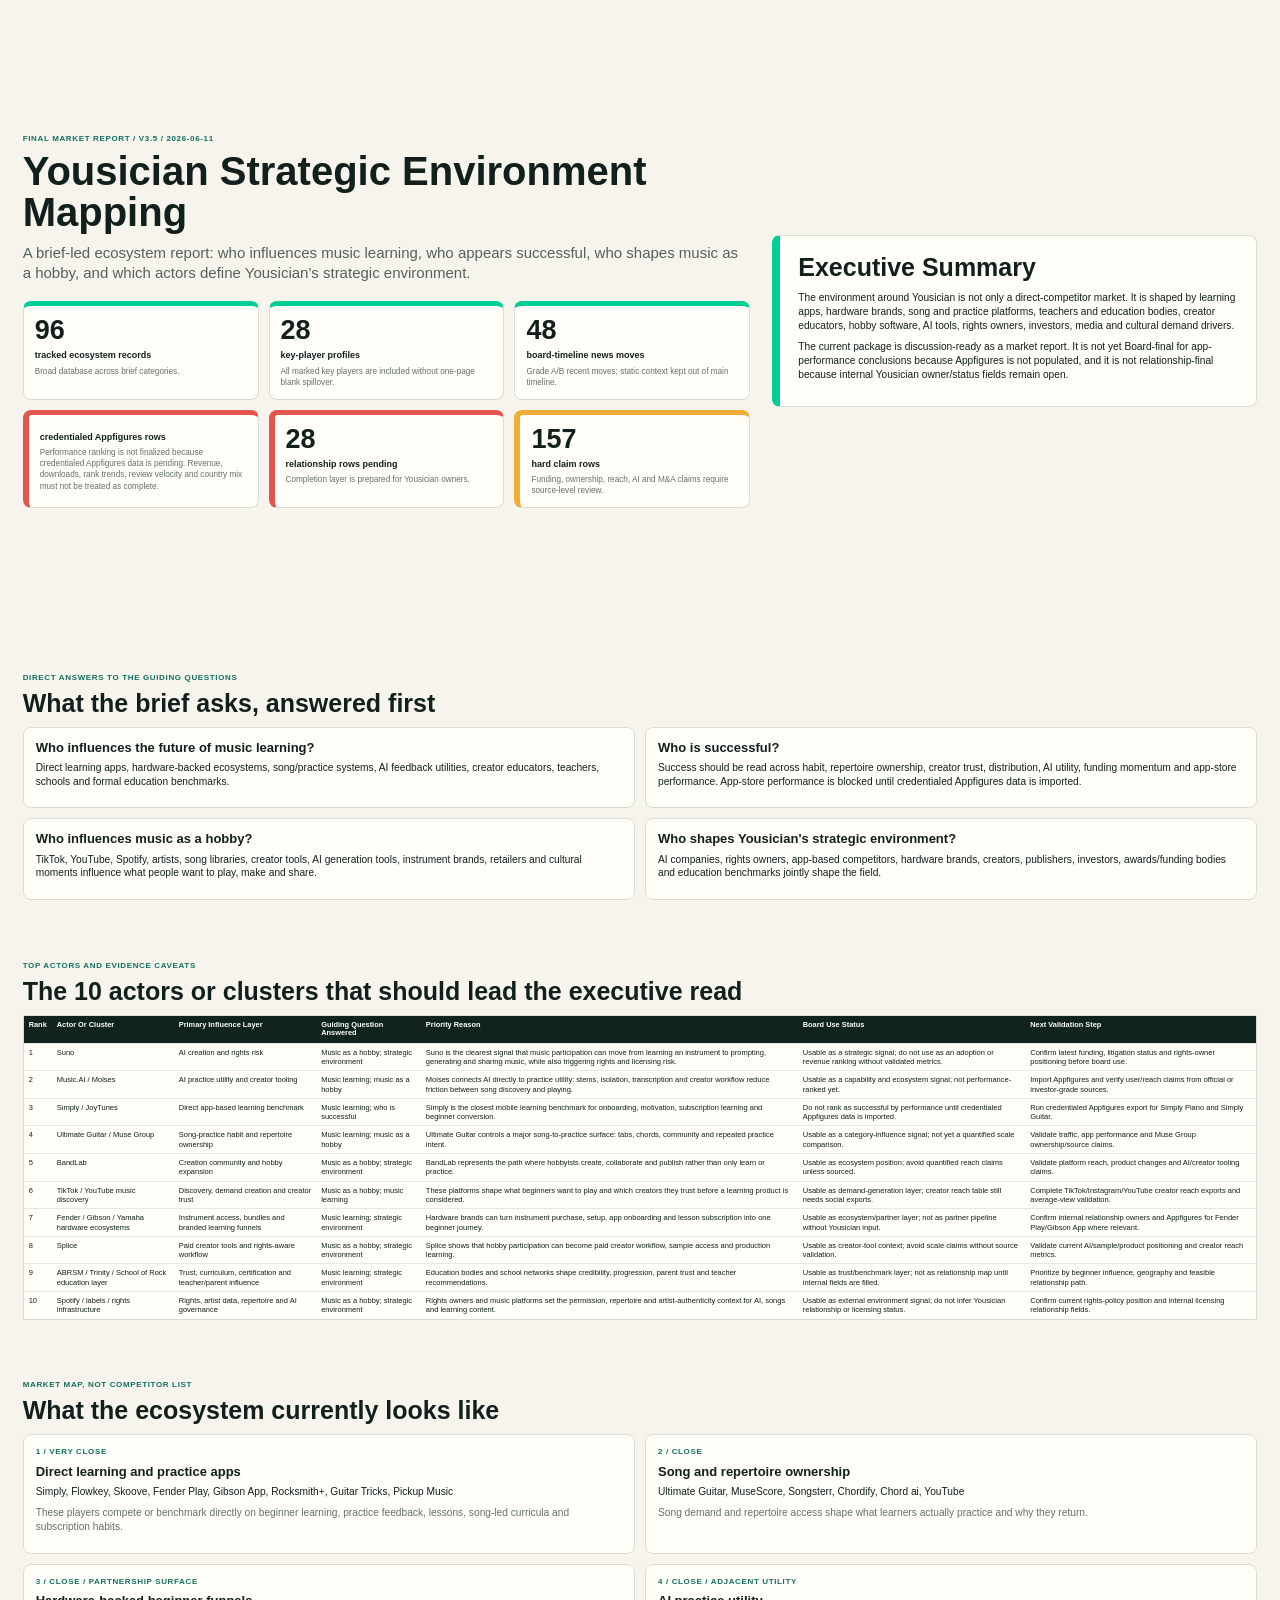
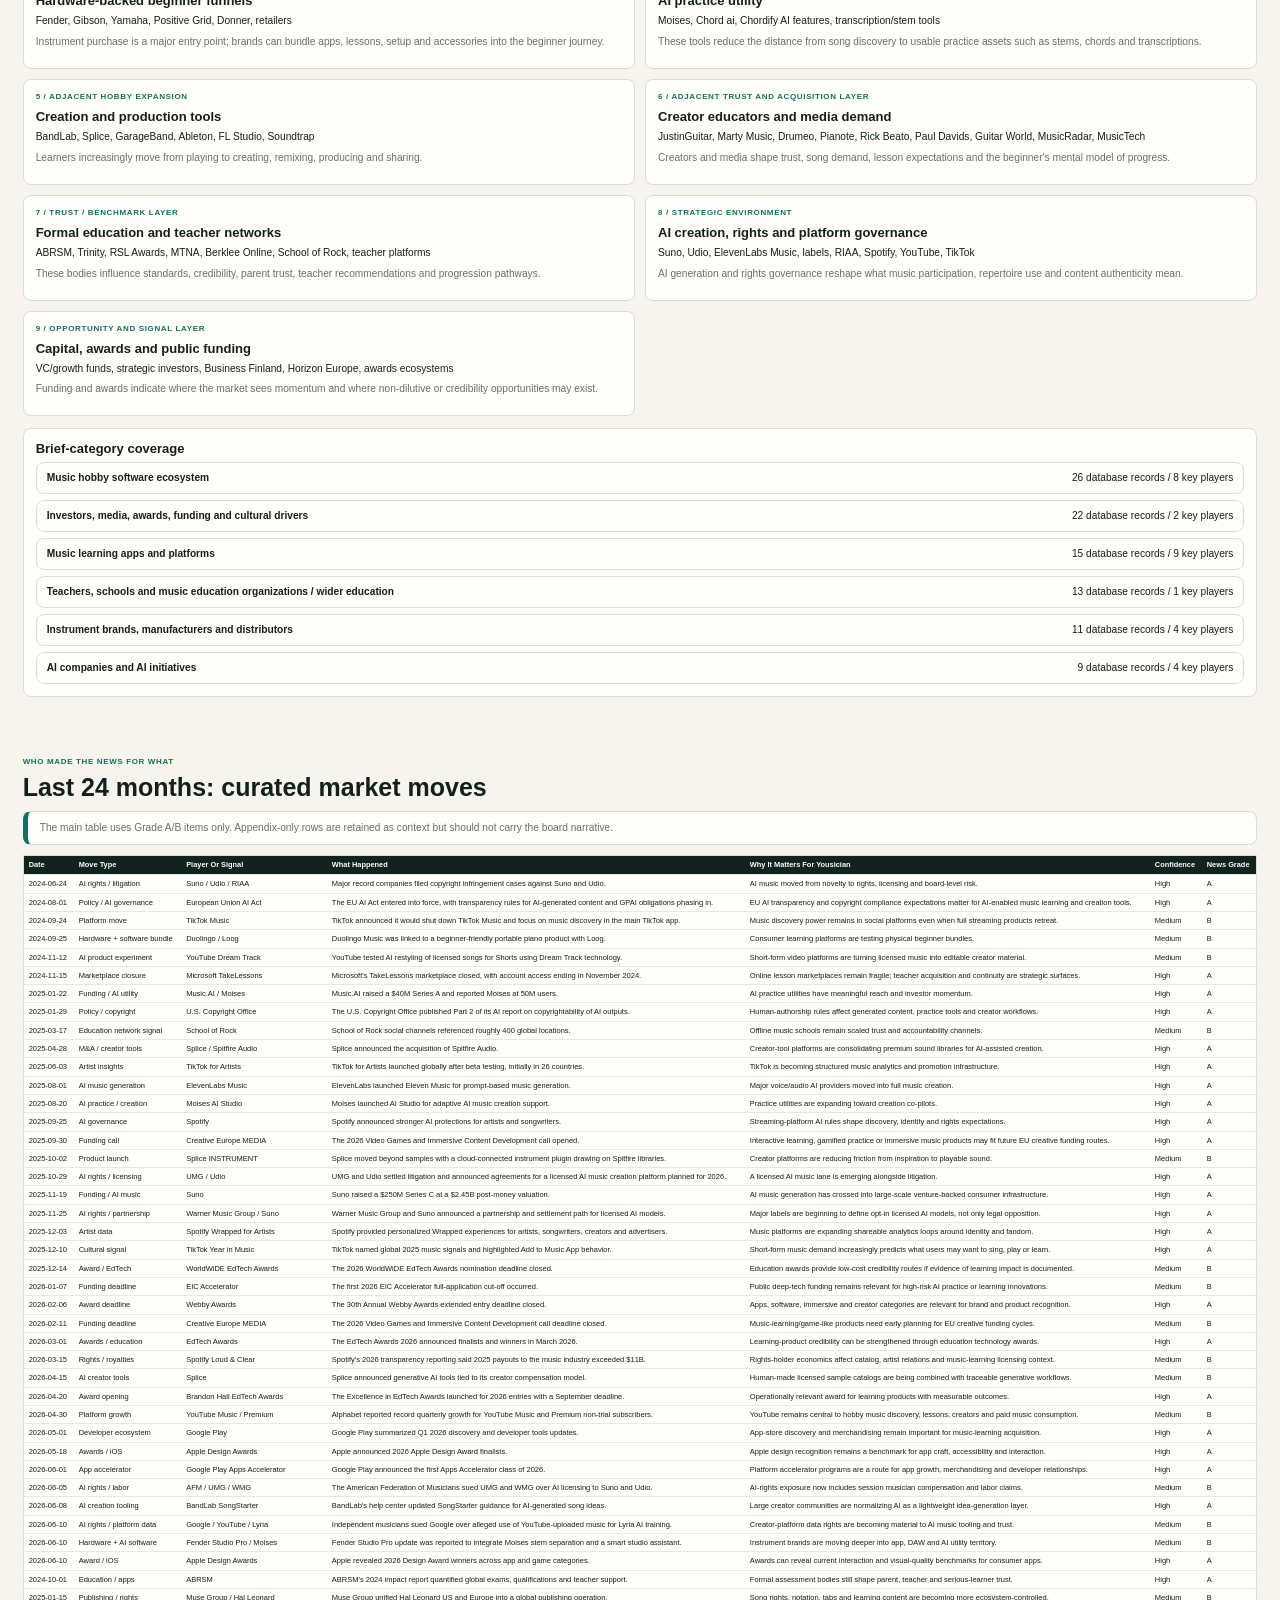
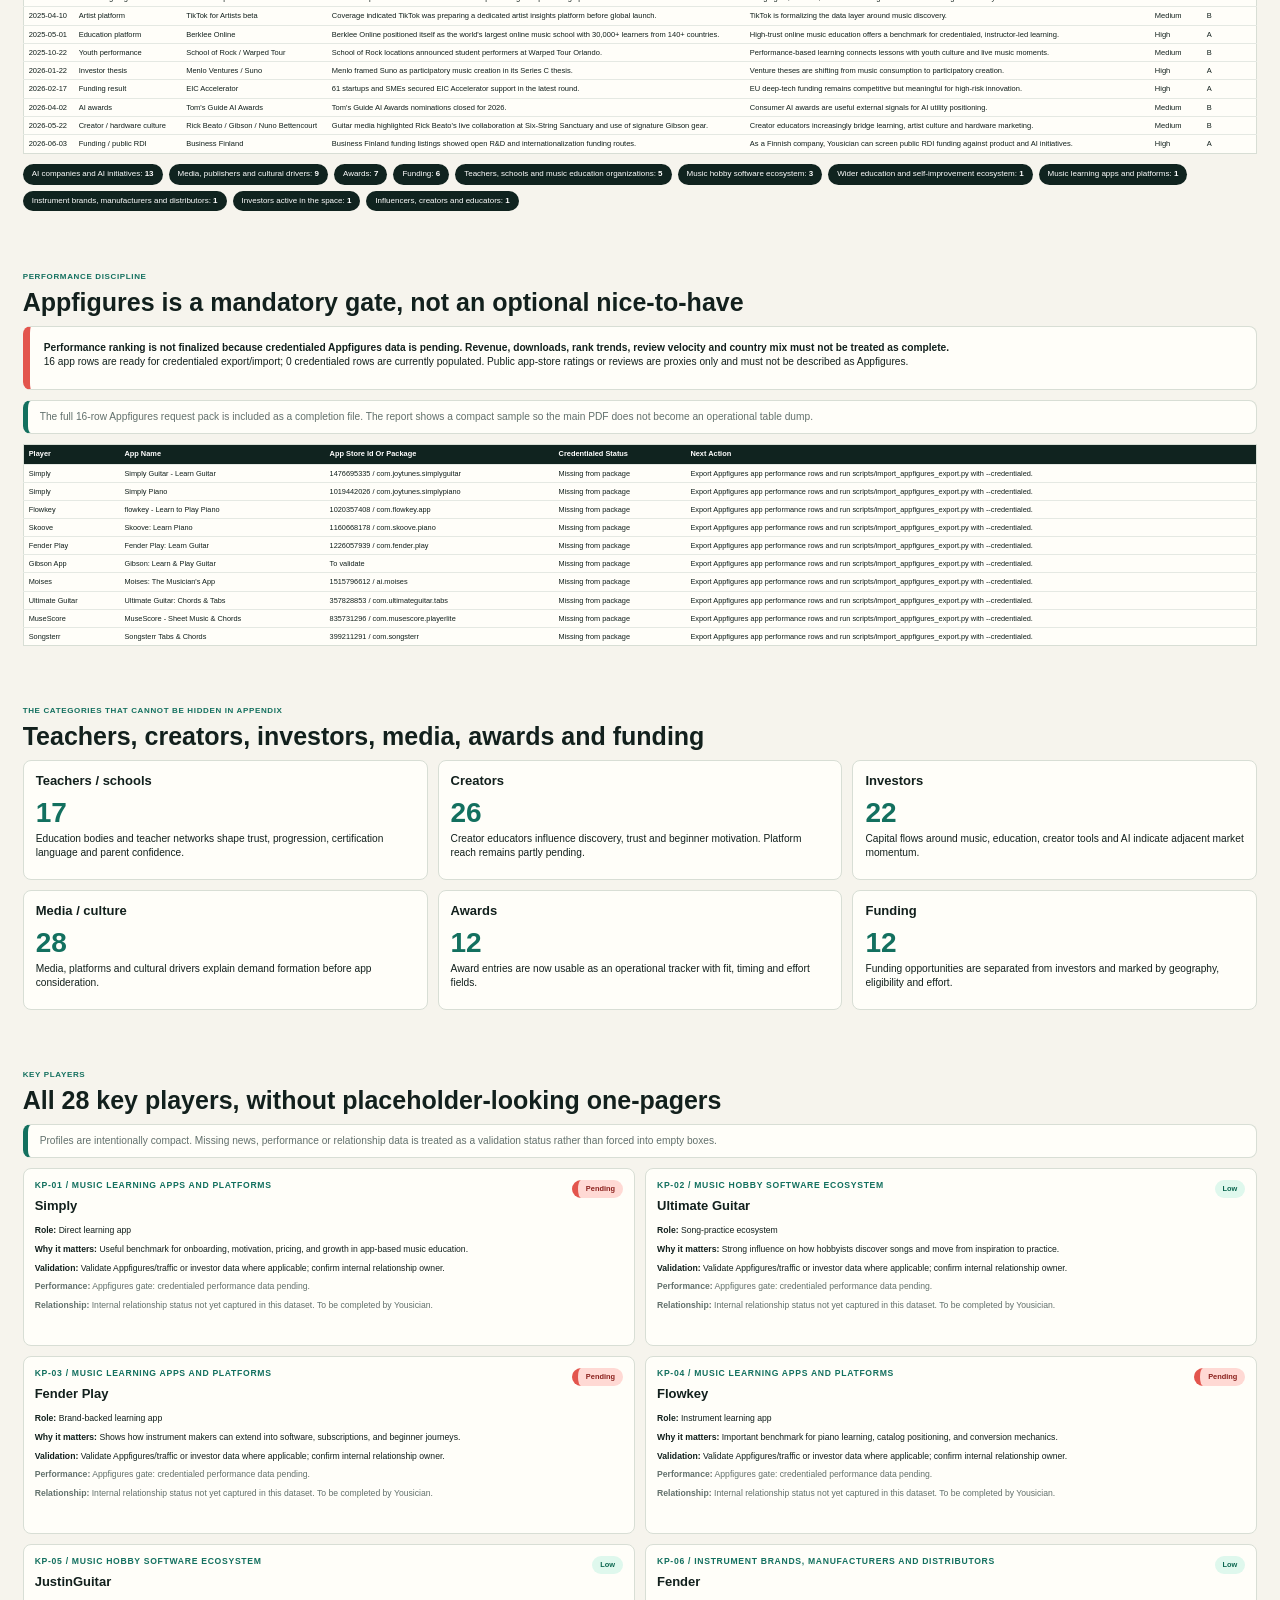
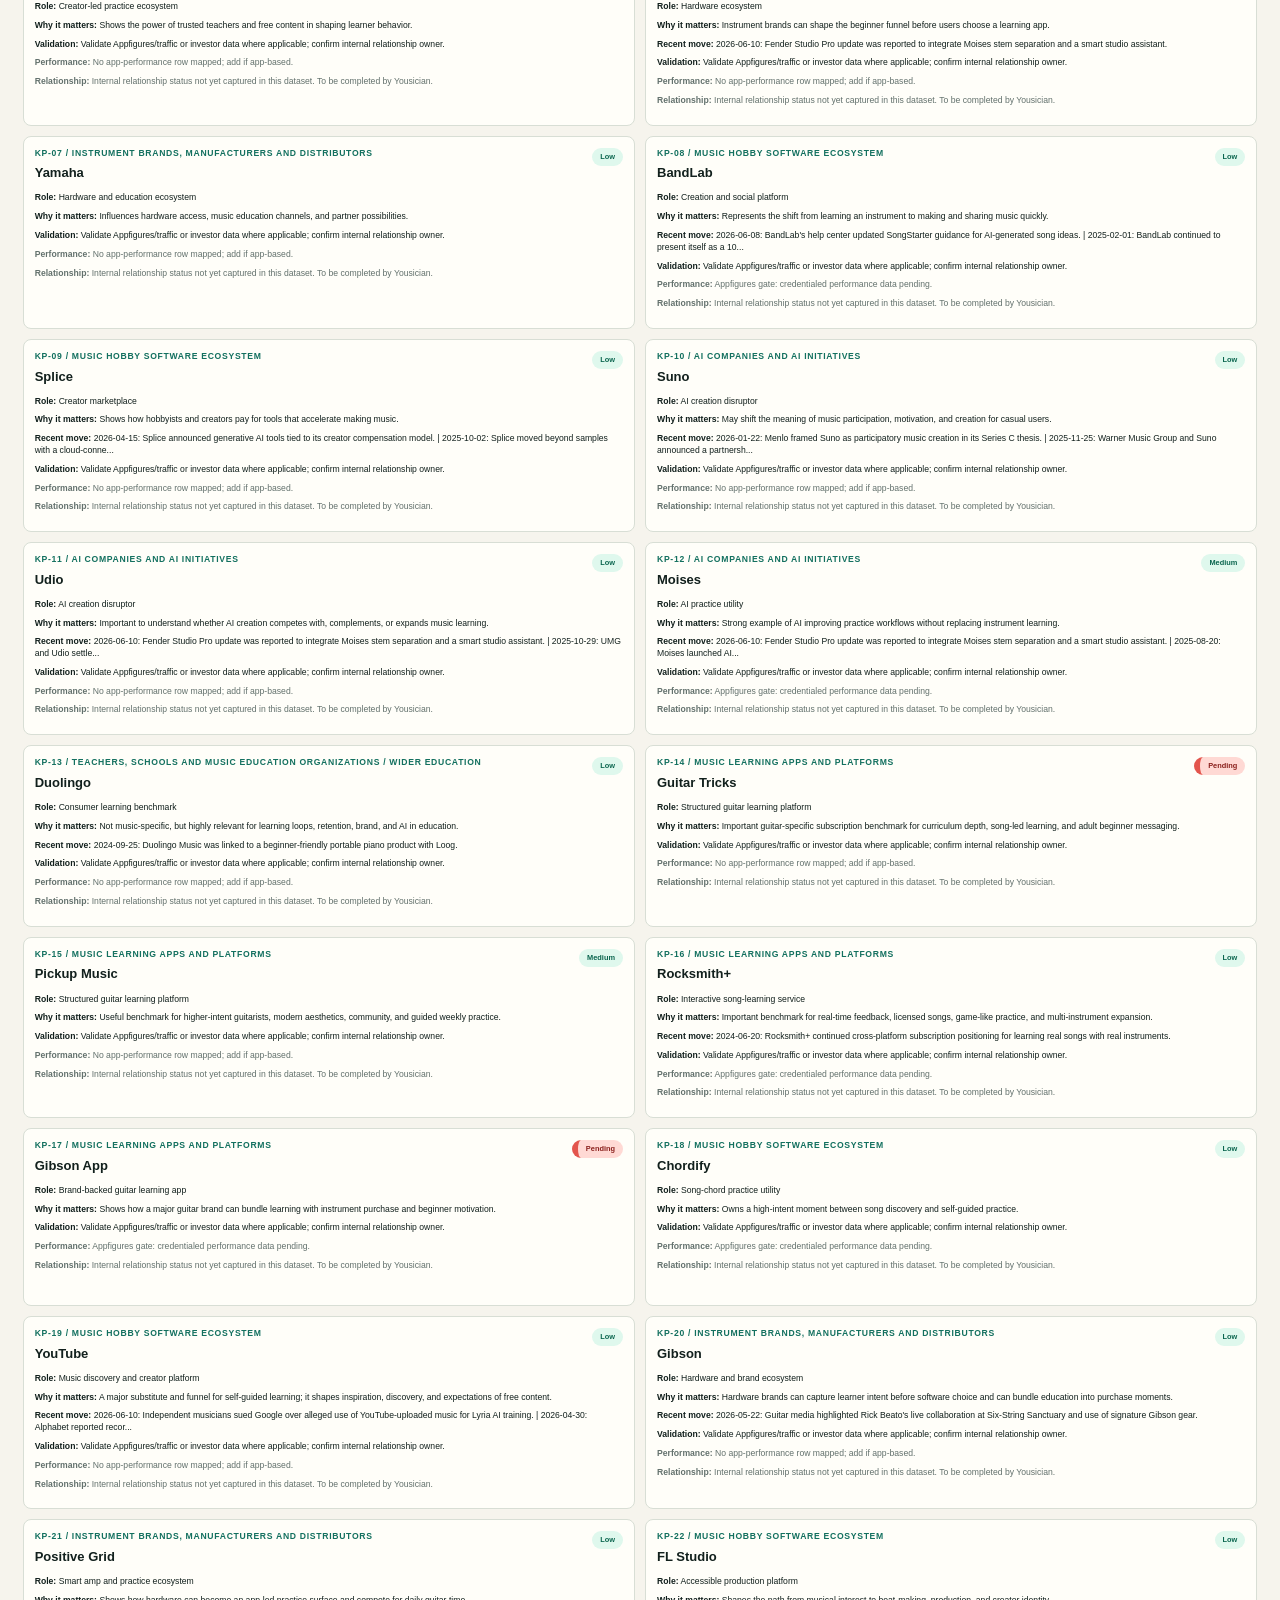
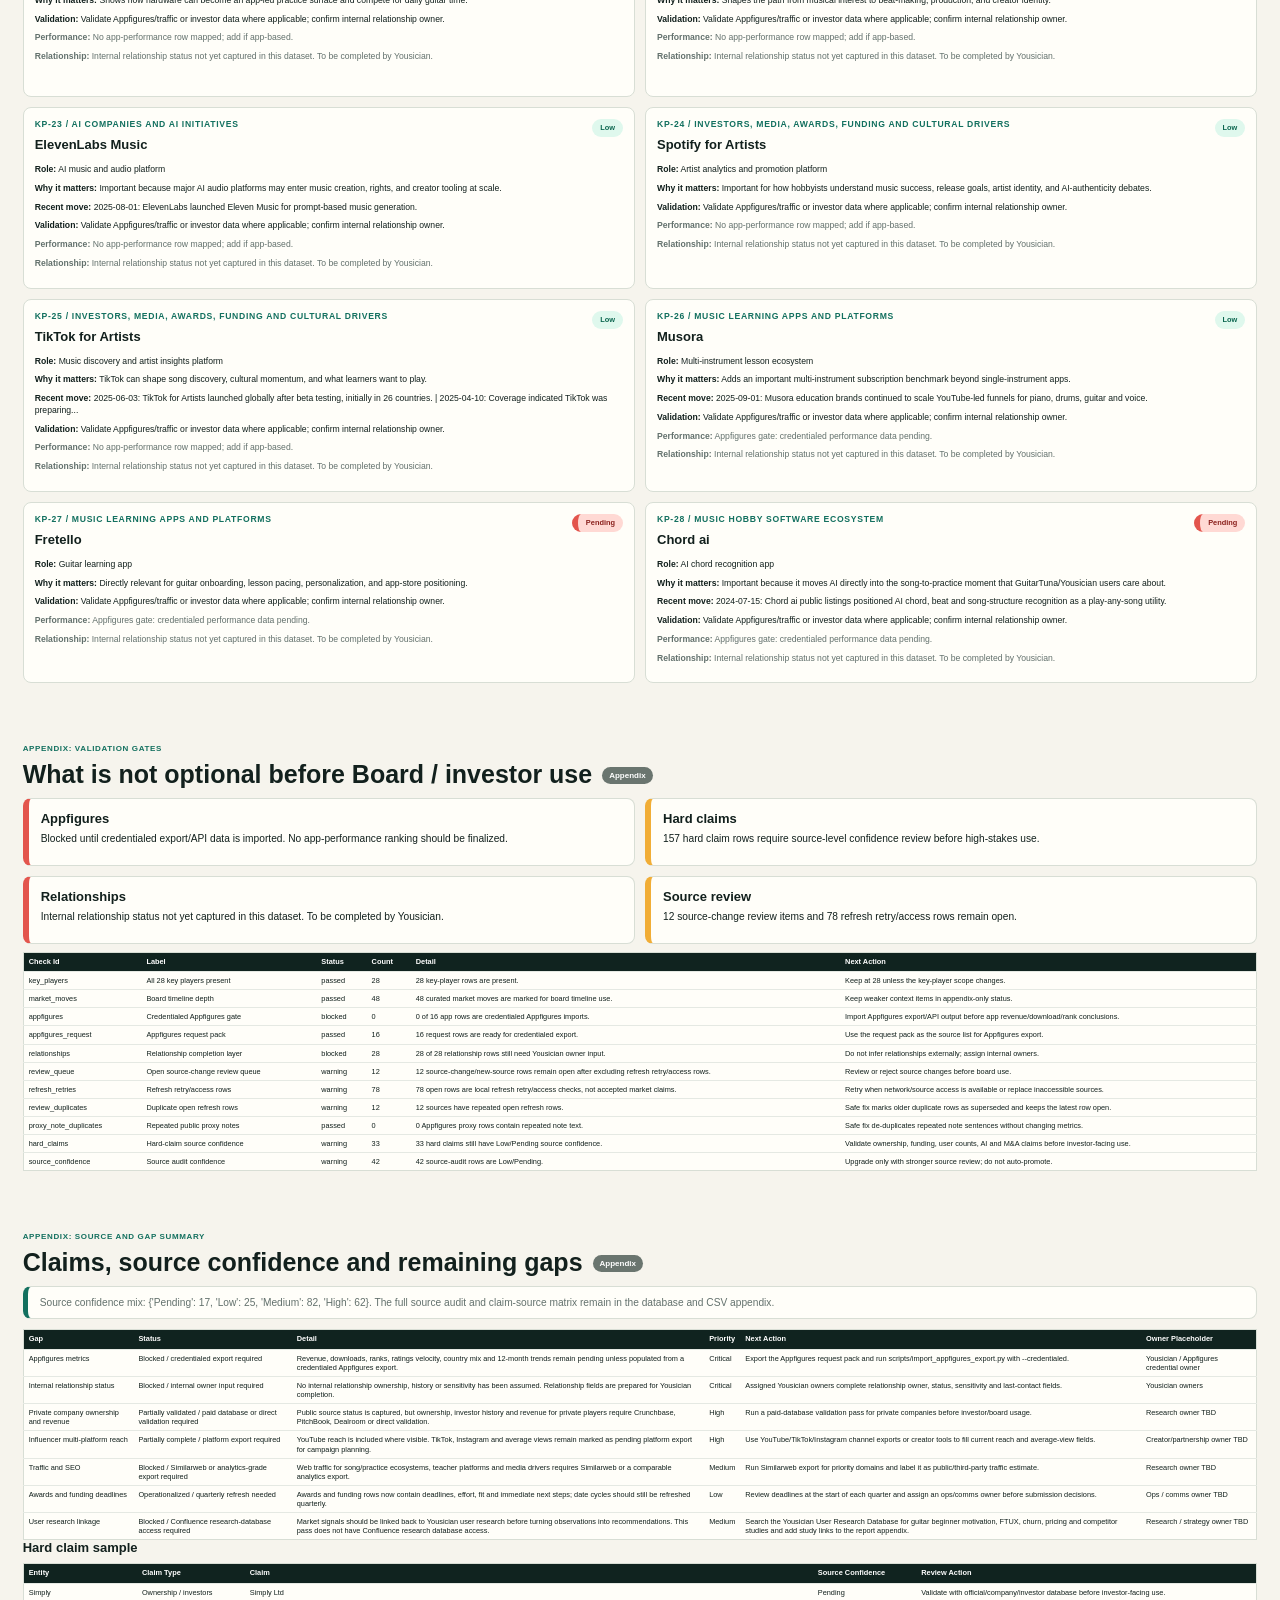
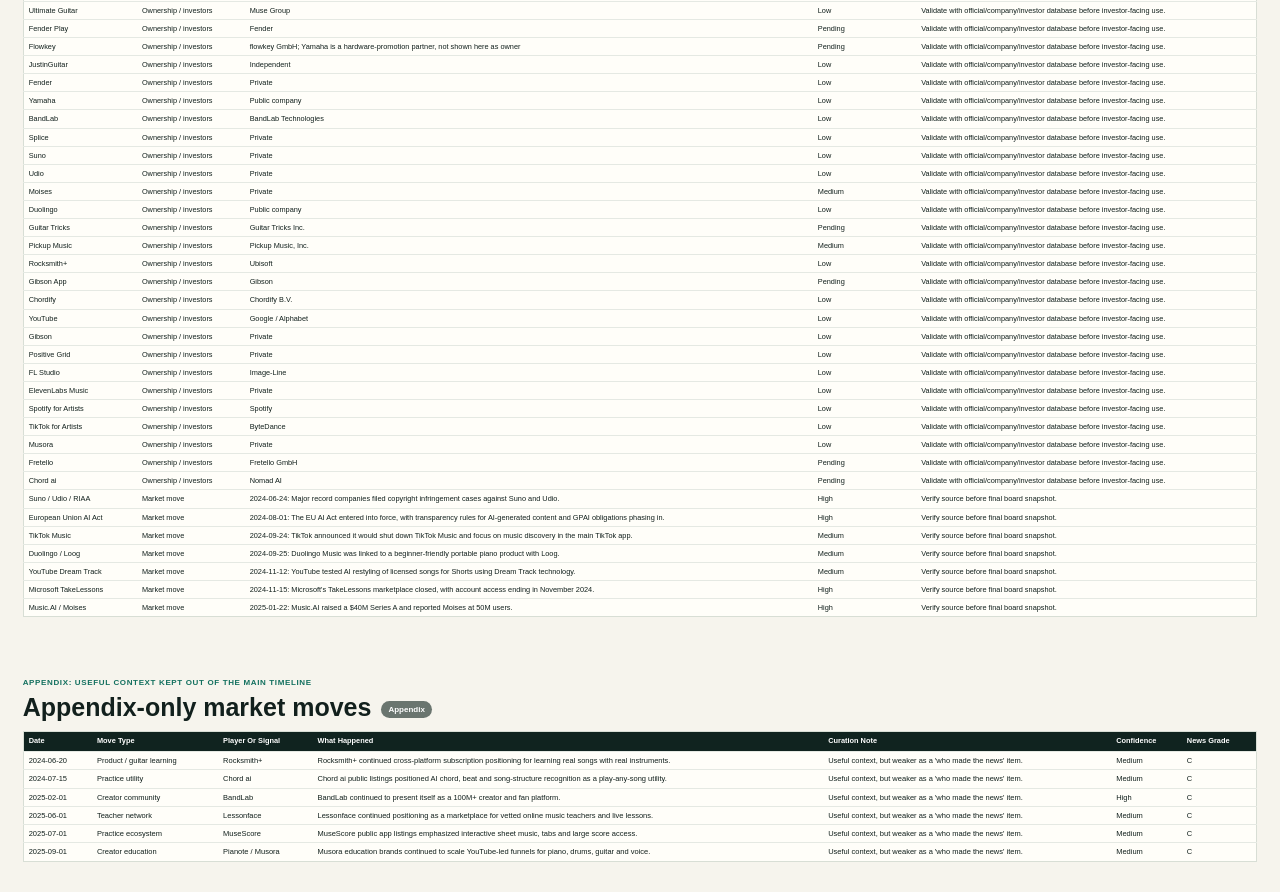
<file: deliverables/Yousician Strategic Environment Mapping - Final Market Report v3.5.html>
<!doctype html>
<html lang="en">
<head>
  <meta charset="utf-8" />
  <title>Yousician Strategic Environment Mapping - Final Market Report v3.5</title>
  <style>
    @page { size: A4 landscape; margin: 12mm; }
    * { box-sizing: border-box; }
    html, body { margin: 0; padding: 0; }
    body {
      background: #f6f4ed;
      color: #12201d;
      font-family: -apple-system, BlinkMacSystemFont, "Segoe UI", Arial, sans-serif;
      font-size: 10.2px;
      line-height: 1.36;
      letter-spacing: 0;
    }
    section { padding: 8mm 6mm; break-inside: auto; }
    .hero { min-height: 170mm; display: grid; grid-template-columns: 1.2fr .8fr; gap: 22px; align-items: center; break-after: page; }
    .chapter { break-before: page; }
    .chapter + .chapter { margin-top: 0; }
    .kicker, .eyebrow { margin: 0 0 6px; text-transform: uppercase; font-weight: 800; color: #13705f; font-size: 8px; letter-spacing: .08em; }
    h1 { margin: 0 0 10px; font-size: 40px; line-height: 1.02; letter-spacing: 0; max-width: 760px; }
    h2 { margin: 0 0 10px; font-size: 25px; line-height: 1.08; letter-spacing: 0; }
    h3 { margin: 0 0 6px; font-size: 13px; line-height: 1.16; letter-spacing: 0; }
    p { margin: 0 0 7px; }
    .lead { max-width: 760px; font-size: 15px; color: #53615d; }
    .summary-box, .warning, .note, article, .metric, .category-panel, .category-row {
      background: #fffef9;
      border: 1px solid #d8ded5;
      border-radius: 8px;
    }
    .summary-box { padding: 18px; border-left: 8px solid #00cf95; }
    .metrics { display: grid; grid-template-columns: repeat(3, 1fr); gap: 10px; margin-top: 18px; }
    .metric { padding: 11px; min-height: 78px; border-top: 5px solid #00cf95; }
    .metric.watch { border-top-color: #f1ad36; }
    .metric.risk { border-top-color: #e3554d; }
    .metric strong { display: block; font-size: 27px; line-height: 1; }
    .metric span { display: block; font-weight: 800; font-size: 9px; margin: 5px 0 4px; }
    .metric p { font-size: 8.2px; color: #65706d; margin: 0; }
    .answer-grid, .ecosystem-grid, .four-pack, .gate-grid { display: grid; grid-template-columns: repeat(2, 1fr); gap: 10px; }
    .answer-grid article, .ecosystem-grid article, .four-pack article, .gate-grid article { padding: 12px; break-inside: avoid; }
    .four-pack { grid-template-columns: repeat(3, 1fr); }
    .four-pack strong { display: block; font-size: 28px; color: #13705f; }
    .category-panel { margin-top: 12px; padding: 12px; }
    .category-row { display: flex; justify-content: space-between; gap: 12px; padding: 8px 10px; margin-top: 6px; }
    .muted, .note { color: #63716d; }
    .note { padding: 9px 12px; border-left: 5px solid #13705f; margin: 8px 0 10px; }
    .warning { padding: 14px; border-left: 7px solid #e3554d; margin: 10px 0; }
    .profile-grid { display: grid; grid-template-columns: repeat(2, 1fr); gap: 10px; }
    .profile-card { padding: 11px; break-inside: avoid; min-height: 178px; }
    .profile-top { display: flex; justify-content: space-between; gap: 8px; align-items: flex-start; margin-bottom: 6px; }
    .confidence { flex: 0 0 auto; padding: 4px 8px; border-radius: 999px; font-size: 7.4px; font-weight: 800; background: #dff8ed; color: #0a654e; }
    .confidence.watch { background: #fff1c7; color: #7b5300; }
    .confidence.risk { background: #ffd9d4; color: #8b211d; }
    .profile-card p { font-size: 8.65px; }
    table { width: 100%; border-collapse: collapse; background: #fffef9; border: 1px solid #d8ded5; margin-top: 8px; break-inside: auto; }
    thead { display: table-header-group; }
    tr { break-inside: avoid; }
    th { background: #10231f; color: #fff; text-align: left; font-size: 7.4px; line-height: 1.15; padding: 5px; vertical-align: top; }
    td { border-top: 1px solid #e5e9e3; font-size: 7.25px; line-height: 1.24; padding: 4px 5px; vertical-align: top; }
    .executive-table td, .moves-table td { font-size: 7.5px; }
    .request-table td, .quality-table td, .gap-table td, .claim-table td { font-size: 7.35px; }
    .move-counts { display: flex; flex-wrap: wrap; gap: 6px; margin-top: 10px; }
    .move-counts span { background: #10231f; color: white; border-radius: 999px; padding: 5px 9px; font-size: 8px; }
    .appendix h2::after { content: "Appendix"; margin-left: 10px; font-size: 8px; color: #fff; background: #6a756f; padding: 4px 7px; border-radius: 999px; vertical-align: middle; }
    .risk { border-left: 6px solid #e3554d; }
    .watch { border-left: 6px solid #f1ad36; }
    @media print {
      a { color: inherit; text-decoration: none; }
    }
  </style>
</head>
<body>
  
      <section class="hero">
        <div>
          <p class="kicker">Final market report / v3.5 / 2026-06-11</p>
          <h1>Yousician Strategic Environment Mapping</h1>
          <p class="lead">A brief-led ecosystem report: who influences music learning, who appears successful, who shapes music as a hobby, and which actors define Yousician's strategic environment.</p>
          <div class="metrics">
      <div class="metric ready">
        <strong>96</strong>
        <span>tracked ecosystem records</span>
        <p>Broad database across brief categories.</p>
      </div>
    
      <div class="metric ready">
        <strong>28</strong>
        <span>key-player profiles</span>
        <p>All marked key players are included without one-page blank spillover.</p>
      </div>
    
      <div class="metric ready">
        <strong>48</strong>
        <span>board-timeline news moves</span>
        <p>Grade A/B recent moves; static context kept out of main timeline.</p>
      </div>
    
      <div class="metric risk">
        <strong></strong>
        <span>credentialed Appfigures rows</span>
        <p>Performance ranking is not finalized because credentialed Appfigures data is pending. Revenue, downloads, rank trends, review velocity and country mix must not be treated as complete.</p>
      </div>
    
      <div class="metric risk">
        <strong>28</strong>
        <span>relationship rows pending</span>
        <p>Completion layer is prepared for Yousician owners.</p>
      </div>
    
      <div class="metric watch">
        <strong>157</strong>
        <span>hard claim rows</span>
        <p>Funding, ownership, reach, AI and M&amp;A claims require source-level review.</p>
      </div>
    </div>
        </div>
        <aside class="summary-box">
          <h2>Executive Summary</h2>
          <p>The environment around Yousician is not only a direct-competitor market. It is shaped by learning apps, hardware brands, song and practice platforms, teachers and education bodies, creator educators, hobby software, AI tools, rights owners, investors, media and cultural demand drivers.</p>
          <p>The current package is discussion-ready as a market report. It is not yet Board-final for app-performance conclusions because Appfigures is not populated, and it is not relationship-final because internal Yousician owner/status fields remain open.</p>
        </aside>
      </section>

      <section class="chapter">
        <p class="kicker">Direct answers to the guiding questions</p>
        <h2>What the brief asks, answered first</h2>
        <div class="answer-grid">
          <article><h3>Who influences the future of music learning?</h3><p>Direct learning apps, hardware-backed ecosystems, song/practice systems, AI feedback utilities, creator educators, teachers, schools and formal education benchmarks.</p></article>
          <article><h3>Who is successful?</h3><p>Success should be read across habit, repertoire ownership, creator trust, distribution, AI utility, funding momentum and app-store performance. App-store performance is blocked until credentialed Appfigures data is imported.</p></article>
          <article><h3>Who influences music as a hobby?</h3><p>TikTok, YouTube, Spotify, artists, song libraries, creator tools, AI generation tools, instrument brands, retailers and cultural moments influence what people want to play, make and share.</p></article>
          <article><h3>Who shapes Yousician's strategic environment?</h3><p>AI companies, rights owners, app-based competitors, hardware brands, creators, publishers, investors, awards/funding bodies and education benchmarks jointly shape the field.</p></article>
        </div>
      </section>

      <section class="chapter">
        <p class="kicker">Top actors and evidence caveats</p>
        <h2>The 10 actors or clusters that should lead the executive read</h2>
        <table class='executive-table'><thead><tr><th>Rank</th><th>Actor Or Cluster</th><th>Primary Influence Layer</th><th>Guiding Question Answered</th><th>Priority Reason</th><th>Board Use Status</th><th>Next Validation Step</th></tr></thead><tbody><tr><td>1</td><td>Suno</td><td>AI creation and rights risk</td><td>Music as a hobby; strategic environment</td><td>Suno is the clearest signal that music participation can move from learning an instrument to prompting, generating and sharing music, while also triggering rights and licensing risk.</td><td>Usable as a strategic signal; do not use as an adoption or revenue ranking without validated metrics.</td><td>Confirm latest funding, litigation status and rights-owner positioning before board use.</td></tr><tr><td>2</td><td>Music.AI / Moises</td><td>AI practice utility and creator tooling</td><td>Music learning; music as a hobby</td><td>Moises connects AI directly to practice utility: stems, isolation, transcription and creator workflow reduce friction between song discovery and playing.</td><td>Usable as a capability and ecosystem signal; not performance-ranked yet.</td><td>Import Appfigures and verify user/reach claims from official or investor-grade sources.</td></tr><tr><td>3</td><td>Simply / JoyTunes</td><td>Direct app-based learning benchmark</td><td>Music learning; who is successful</td><td>Simply is the closest mobile learning benchmark for onboarding, motivation, subscription learning and beginner conversion.</td><td>Do not rank as successful by performance until credentialed Appfigures data is imported.</td><td>Run credentialed Appfigures export for Simply Piano and Simply Guitar.</td></tr><tr><td>4</td><td>Ultimate Guitar / Muse Group</td><td>Song-practice habit and repertoire ownership</td><td>Music learning; music as a hobby</td><td>Ultimate Guitar controls a major song-to-practice surface: tabs, chords, community and repeated practice intent.</td><td>Usable as a category-influence signal; not yet a quantified scale comparison.</td><td>Validate traffic, app performance and Muse Group ownership/source claims.</td></tr><tr><td>5</td><td>BandLab</td><td>Creation community and hobby expansion</td><td>Music as a hobby; strategic environment</td><td>BandLab represents the path where hobbyists create, collaborate and publish rather than only learn or practice.</td><td>Usable as ecosystem position; avoid quantified reach claims unless sourced.</td><td>Validate platform reach, product changes and AI/creator tooling claims.</td></tr><tr><td>6</td><td>TikTok / YouTube music discovery</td><td>Discovery, demand creation and creator trust</td><td>Music as a hobby; music learning</td><td>These platforms shape what beginners want to play and which creators they trust before a learning product is considered.</td><td>Usable as demand-generation layer; creator reach table still needs social exports.</td><td>Complete TikTok/Instagram/YouTube creator reach exports and average-view validation.</td></tr><tr><td>7</td><td>Fender / Gibson / Yamaha hardware ecosystems</td><td>Instrument access, bundles and branded learning funnels</td><td>Music learning; strategic environment</td><td>Hardware brands can turn instrument purchase, setup, app onboarding and lesson subscription into one beginner journey.</td><td>Usable as ecosystem/partner layer; not as partner pipeline without Yousician input.</td><td>Confirm internal relationship owners and Appfigures for Fender Play/Gibson App where relevant.</td></tr><tr><td>8</td><td>Splice</td><td>Paid creator tools and rights-aware workflow</td><td>Music as a hobby; strategic environment</td><td>Splice shows that hobby participation can become paid creator workflow, sample access and production learning.</td><td>Usable as creator-tool context; avoid scale claims without source validation.</td><td>Validate current AI/sample/product positioning and creator reach metrics.</td></tr><tr><td>9</td><td>ABRSM / Trinity / School of Rock education layer</td><td>Trust, curriculum, certification and teacher/parent influence</td><td>Music learning; strategic environment</td><td>Education bodies and school networks shape credibility, progression, parent trust and teacher recommendations.</td><td>Usable as trust/benchmark layer; not as relationship map until internal fields are filled.</td><td>Prioritize by beginner influence, geography and feasible relationship path.</td></tr><tr><td>10</td><td>Spotify / labels / rights infrastructure</td><td>Rights, artist data, repertoire and AI governance</td><td>Music as a hobby; strategic environment</td><td>Rights owners and music platforms set the permission, repertoire and artist-authenticity context for AI, songs and learning content.</td><td>Usable as external environment signal; do not infer Yousician relationship or licensing status.</td><td>Confirm current rights-policy position and internal licensing relationship fields.</td></tr></tbody></table>
      </section>

      <section class="chapter">
        <p class="kicker">Market map, not competitor list</p>
        <h2>What the ecosystem currently looks like</h2>
        <div class="ecosystem-grid">
        <article class="cluster">
          <p class="eyebrow">1 / Very close</p>
          <h3>Direct learning and practice apps</h3>
          <p>Simply, Flowkey, Skoove, Fender Play, Gibson App, Rocksmith+, Guitar Tricks, Pickup Music</p>
          <p class="muted">These players compete or benchmark directly on beginner learning, practice feedback, lessons, song-led curricula and subscription habits.</p>
        </article>
        
        <article class="cluster">
          <p class="eyebrow">2 / Close</p>
          <h3>Song and repertoire ownership</h3>
          <p>Ultimate Guitar, MuseScore, Songsterr, Chordify, Chord ai, YouTube</p>
          <p class="muted">Song demand and repertoire access shape what learners actually practice and why they return.</p>
        </article>
        
        <article class="cluster">
          <p class="eyebrow">3 / Close / partnership surface</p>
          <h3>Hardware-backed beginner funnels</h3>
          <p>Fender, Gibson, Yamaha, Positive Grid, Donner, retailers</p>
          <p class="muted">Instrument purchase is a major entry point; brands can bundle apps, lessons, setup and accessories into the beginner journey.</p>
        </article>
        
        <article class="cluster">
          <p class="eyebrow">4 / Close / adjacent utility</p>
          <h3>AI practice utility</h3>
          <p>Moises, Chord ai, Chordify AI features, transcription/stem tools</p>
          <p class="muted">These tools reduce the distance from song discovery to usable practice assets such as stems, chords and transcriptions.</p>
        </article>
        
        <article class="cluster">
          <p class="eyebrow">5 / Adjacent hobby expansion</p>
          <h3>Creation and production tools</h3>
          <p>BandLab, Splice, GarageBand, Ableton, FL Studio, Soundtrap</p>
          <p class="muted">Learners increasingly move from playing to creating, remixing, producing and sharing.</p>
        </article>
        
        <article class="cluster">
          <p class="eyebrow">6 / Adjacent trust and acquisition layer</p>
          <h3>Creator educators and media demand</h3>
          <p>JustinGuitar, Marty Music, Drumeo, Pianote, Rick Beato, Paul Davids, Guitar World, MusicRadar, MusicTech</p>
          <p class="muted">Creators and media shape trust, song demand, lesson expectations and the beginner&#x27;s mental model of progress.</p>
        </article>
        
        <article class="cluster">
          <p class="eyebrow">7 / Trust / benchmark layer</p>
          <h3>Formal education and teacher networks</h3>
          <p>ABRSM, Trinity, RSL Awards, MTNA, Berklee Online, School of Rock, teacher platforms</p>
          <p class="muted">These bodies influence standards, credibility, parent trust, teacher recommendations and progression pathways.</p>
        </article>
        
        <article class="cluster">
          <p class="eyebrow">8 / Strategic environment</p>
          <h3>AI creation, rights and platform governance</h3>
          <p>Suno, Udio, ElevenLabs Music, labels, RIAA, Spotify, YouTube, TikTok</p>
          <p class="muted">AI generation and rights governance reshape what music participation, repertoire use and content authenticity mean.</p>
        </article>
        
        <article class="cluster">
          <p class="eyebrow">9 / Opportunity and signal layer</p>
          <h3>Capital, awards and public funding</h3>
          <p>VC/growth funds, strategic investors, Business Finland, Horizon Europe, awards ecosystems</p>
          <p class="muted">Funding and awards indicate where the market sees momentum and where non-dilutive or credibility opportunities may exist.</p>
        </article>
        </div>
        <div class="category-panel">
          <h3>Brief-category coverage</h3>
          
        <div class="category-row">
          <strong>Music hobby software ecosystem</strong>
          <span>26 database records / 8 key players</span>
        </div>
        
        <div class="category-row">
          <strong>Investors, media, awards, funding and cultural drivers</strong>
          <span>22 database records / 2 key players</span>
        </div>
        
        <div class="category-row">
          <strong>Music learning apps and platforms</strong>
          <span>15 database records / 9 key players</span>
        </div>
        
        <div class="category-row">
          <strong>Teachers, schools and music education organizations / wider education</strong>
          <span>13 database records / 1 key players</span>
        </div>
        
        <div class="category-row">
          <strong>Instrument brands, manufacturers and distributors</strong>
          <span>11 database records / 4 key players</span>
        </div>
        
        <div class="category-row">
          <strong>AI companies and AI initiatives</strong>
          <span>9 database records / 4 key players</span>
        </div>
        
        </div>
      </section>

      <section class="chapter">
        <p class="kicker">Who made the news for what</p>
        <h2>Last 24 months: curated market moves</h2>
        <p class="note">The main table uses Grade A/B items only. Appendix-only rows are retained as context but should not carry the board narrative.</p>
        <table class='moves-table'><thead><tr><th>Date</th><th>Move Type</th><th>Player Or Signal</th><th>What Happened</th><th>Why It Matters For Yousician</th><th>Confidence</th><th>News Grade</th></tr></thead><tbody><tr><td>2024-06-24</td><td>AI rights / litigation</td><td>Suno / Udio / RIAA</td><td>Major record companies filed copyright infringement cases against Suno and Udio.</td><td>AI music moved from novelty to rights, licensing and board-level risk.</td><td>High</td><td>A</td></tr><tr><td>2024-08-01</td><td>Policy / AI governance</td><td>European Union AI Act</td><td>The EU AI Act entered into force, with transparency rules for AI-generated content and GPAI obligations phasing in.</td><td>EU AI transparency and copyright compliance expectations matter for AI-enabled music learning and creation tools.</td><td>High</td><td>A</td></tr><tr><td>2024-09-24</td><td>Platform move</td><td>TikTok Music</td><td>TikTok announced it would shut down TikTok Music and focus on music discovery in the main TikTok app.</td><td>Music discovery power remains in social platforms even when full streaming products retreat.</td><td>Medium</td><td>B</td></tr><tr><td>2024-09-25</td><td>Hardware + software bundle</td><td>Duolingo / Loog</td><td>Duolingo Music was linked to a beginner-friendly portable piano product with Loog.</td><td>Consumer learning platforms are testing physical beginner bundles.</td><td>Medium</td><td>B</td></tr><tr><td>2024-11-12</td><td>AI product experiment</td><td>YouTube Dream Track</td><td>YouTube tested AI restyling of licensed songs for Shorts using Dream Track technology.</td><td>Short-form video platforms are turning licensed music into editable creator material.</td><td>Medium</td><td>B</td></tr><tr><td>2024-11-15</td><td>Marketplace closure</td><td>Microsoft TakeLessons</td><td>Microsoft&#x27;s TakeLessons marketplace closed, with account access ending in November 2024.</td><td>Online lesson marketplaces remain fragile; teacher acquisition and continuity are strategic surfaces.</td><td>High</td><td>A</td></tr><tr><td>2025-01-22</td><td>Funding / AI utility</td><td>Music.AI / Moises</td><td>Music.AI raised a $40M Series A and reported Moises at 50M users.</td><td>AI practice utilities have meaningful reach and investor momentum.</td><td>High</td><td>A</td></tr><tr><td>2025-01-29</td><td>Policy / copyright</td><td>U.S. Copyright Office</td><td>The U.S. Copyright Office published Part 2 of its AI report on copyrightability of AI outputs.</td><td>Human-authorship rules affect generated content, practice tools and creator workflows.</td><td>High</td><td>A</td></tr><tr><td>2025-03-17</td><td>Education network signal</td><td>School of Rock</td><td>School of Rock social channels referenced roughly 400 global locations.</td><td>Offline music schools remain scaled trust and accountability channels.</td><td>Medium</td><td>B</td></tr><tr><td>2025-04-28</td><td>M&amp;A / creator tools</td><td>Splice / Spitfire Audio</td><td>Splice announced the acquisition of Spitfire Audio.</td><td>Creator-tool platforms are consolidating premium sound libraries for AI-assisted creation.</td><td>High</td><td>A</td></tr><tr><td>2025-06-03</td><td>Artist insights</td><td>TikTok for Artists</td><td>TikTok for Artists launched globally after beta testing, initially in 26 countries.</td><td>TikTok is becoming structured music analytics and promotion infrastructure.</td><td>High</td><td>A</td></tr><tr><td>2025-08-01</td><td>AI music generation</td><td>ElevenLabs Music</td><td>ElevenLabs launched Eleven Music for prompt-based music generation.</td><td>Major voice/audio AI providers moved into full music creation.</td><td>High</td><td>A</td></tr><tr><td>2025-08-20</td><td>AI practice / creation</td><td>Moises AI Studio</td><td>Moises launched AI Studio for adaptive AI music creation support.</td><td>Practice utilities are expanding toward creation co-pilots.</td><td>High</td><td>A</td></tr><tr><td>2025-09-25</td><td>AI governance</td><td>Spotify</td><td>Spotify announced stronger AI protections for artists and songwriters.</td><td>Streaming-platform AI rules shape discovery, identity and rights expectations.</td><td>High</td><td>A</td></tr><tr><td>2025-09-30</td><td>Funding call</td><td>Creative Europe MEDIA</td><td>The 2026 Video Games and Immersive Content Development call opened.</td><td>Interactive learning, gamified practice or immersive music products may fit future EU creative funding routes.</td><td>High</td><td>A</td></tr><tr><td>2025-10-02</td><td>Product launch</td><td>Splice INSTRUMENT</td><td>Splice moved beyond samples with a cloud-connected instrument plugin drawing on Spitfire libraries.</td><td>Creator platforms are reducing friction from inspiration to playable sound.</td><td>Medium</td><td>B</td></tr><tr><td>2025-10-29</td><td>AI rights / licensing</td><td>UMG / Udio</td><td>UMG and Udio settled litigation and announced agreements for a licensed AI music creation platform planned for 2026.</td><td>A licensed AI music lane is emerging alongside litigation.</td><td>High</td><td>A</td></tr><tr><td>2025-11-19</td><td>Funding / AI music</td><td>Suno</td><td>Suno raised a $250M Series C at a $2.45B post-money valuation.</td><td>AI music generation has crossed into large-scale venture-backed consumer infrastructure.</td><td>High</td><td>A</td></tr><tr><td>2025-11-25</td><td>AI rights / partnership</td><td>Warner Music Group / Suno</td><td>Warner Music Group and Suno announced a partnership and settlement path for licensed AI models.</td><td>Major labels are beginning to define opt-in licensed AI models, not only legal opposition.</td><td>High</td><td>A</td></tr><tr><td>2025-12-03</td><td>Artist data</td><td>Spotify Wrapped for Artists</td><td>Spotify provided personalized Wrapped experiences for artists, songwriters, creators and advertisers.</td><td>Music platforms are expanding shareable analytics loops around identity and fandom.</td><td>High</td><td>A</td></tr><tr><td>2025-12-10</td><td>Cultural signal</td><td>TikTok Year in Music</td><td>TikTok named global 2025 music signals and highlighted Add to Music App behavior.</td><td>Short-form music demand increasingly predicts what users may want to sing, play or learn.</td><td>High</td><td>A</td></tr><tr><td>2025-12-14</td><td>Award / EdTech</td><td>WorldWiDE EdTech Awards</td><td>The 2026 WorldWiDE EdTech Awards nomination deadline closed.</td><td>Education awards provide low-cost credibility routes if evidence of learning impact is documented.</td><td>Medium</td><td>B</td></tr><tr><td>2026-01-07</td><td>Funding deadline</td><td>EIC Accelerator</td><td>The first 2026 EIC Accelerator full-application cut-off occurred.</td><td>Public deep-tech funding remains relevant for high-risk AI practice or learning innovations.</td><td>Medium</td><td>B</td></tr><tr><td>2026-02-06</td><td>Award deadline</td><td>Webby Awards</td><td>The 30th Annual Webby Awards extended entry deadline closed.</td><td>Apps, software, immersive and creator categories are relevant for brand and product recognition.</td><td>High</td><td>A</td></tr><tr><td>2026-02-11</td><td>Funding deadline</td><td>Creative Europe MEDIA</td><td>The 2026 Video Games and Immersive Content Development call deadline closed.</td><td>Music-learning/game-like products need early planning for EU creative funding cycles.</td><td>Medium</td><td>B</td></tr><tr><td>2026-03-01</td><td>Awards / education</td><td>EdTech Awards</td><td>The EdTech Awards 2026 announced finalists and winners in March 2026.</td><td>Learning-product credibility can be strengthened through education technology awards.</td><td>High</td><td>A</td></tr><tr><td>2026-03-15</td><td>Rights / royalties</td><td>Spotify Loud &amp; Clear</td><td>Spotify&#x27;s 2026 transparency reporting said 2025 payouts to the music industry exceeded $11B.</td><td>Rights-holder economics affect catalog, artist relations and music-learning licensing context.</td><td>Medium</td><td>B</td></tr><tr><td>2026-04-15</td><td>AI creator tools</td><td>Splice</td><td>Splice announced generative AI tools tied to its creator compensation model.</td><td>Human-made licensed sample catalogs are being combined with traceable generative workflows.</td><td>Medium</td><td>B</td></tr><tr><td>2026-04-20</td><td>Award opening</td><td>Brandon Hall EdTech Awards</td><td>The Excellence in EdTech Awards launched for 2026 entries with a September deadline.</td><td>Operationally relevant award for learning products with measurable outcomes.</td><td>High</td><td>A</td></tr><tr><td>2026-04-30</td><td>Platform growth</td><td>YouTube Music / Premium</td><td>Alphabet reported record quarterly growth for YouTube Music and Premium non-trial subscribers.</td><td>YouTube remains central to hobby music discovery, lessons, creators and paid music consumption.</td><td>Medium</td><td>B</td></tr><tr><td>2026-05-01</td><td>Developer ecosystem</td><td>Google Play</td><td>Google Play summarized Q1 2026 discovery and developer tools updates.</td><td>App-store discovery and merchandising remain important for music-learning acquisition.</td><td>High</td><td>A</td></tr><tr><td>2026-05-18</td><td>Awards / iOS</td><td>Apple Design Awards</td><td>Apple announced 2026 Apple Design Award finalists.</td><td>Apple design recognition remains a benchmark for app craft, accessibility and interaction.</td><td>High</td><td>A</td></tr><tr><td>2026-06-01</td><td>App accelerator</td><td>Google Play Apps Accelerator</td><td>Google Play announced the first Apps Accelerator class of 2026.</td><td>Platform accelerator programs are a route for app growth, merchandising and developer relationships.</td><td>High</td><td>A</td></tr><tr><td>2026-06-05</td><td>AI rights / labor</td><td>AFM / UMG / WMG</td><td>The American Federation of Musicians sued UMG and WMG over AI licensing to Suno and Udio.</td><td>AI-rights exposure now includes session musician compensation and labor claims.</td><td>Medium</td><td>B</td></tr><tr><td>2026-06-08</td><td>AI creation tooling</td><td>BandLab SongStarter</td><td>BandLab&#x27;s help center updated SongStarter guidance for AI-generated song ideas.</td><td>Large creator communities are normalizing AI as a lightweight idea-generation layer.</td><td>High</td><td>A</td></tr><tr><td>2026-06-10</td><td>AI rights / platform data</td><td>Google / YouTube / Lyria</td><td>Independent musicians sued Google over alleged use of YouTube-uploaded music for Lyria AI training.</td><td>Creator-platform data rights are becoming material to AI music tooling and trust.</td><td>Medium</td><td>B</td></tr><tr><td>2026-06-10</td><td>Hardware + AI software</td><td>Fender Studio Pro / Moises</td><td>Fender Studio Pro update was reported to integrate Moises stem separation and a smart studio assistant.</td><td>Instrument brands are moving deeper into app, DAW and AI utility territory.</td><td>Medium</td><td>B</td></tr><tr><td>2026-06-10</td><td>Award / iOS</td><td>Apple Design Awards</td><td>Apple revealed 2026 Design Award winners across app and game categories.</td><td>Awards can reveal current interaction and visual-quality benchmarks for consumer apps.</td><td>High</td><td>A</td></tr><tr><td>2024-10-01</td><td>Education / apps</td><td>ABRSM</td><td>ABRSM&#x27;s 2024 impact report quantified global exams, qualifications and teacher support.</td><td>Formal assessment bodies still shape parent, teacher and serious-learner trust.</td><td>High</td><td>A</td></tr><tr><td>2025-01-15</td><td>Publishing / rights</td><td>Muse Group / Hal Leonard</td><td>Muse Group unified Hal Leonard US and Europe into a global publishing operation.</td><td>Song rights, notation, tabs and learning content are becoming more ecosystem-controlled.</td><td>Medium</td><td>B</td></tr><tr><td>2025-04-10</td><td>Artist platform</td><td>TikTok for Artists beta</td><td>Coverage indicated TikTok was preparing a dedicated artist insights platform before global launch.</td><td>TikTok is formalizing the data layer around music discovery.</td><td>Medium</td><td>B</td></tr><tr><td>2025-05-01</td><td>Education platform</td><td>Berklee Online</td><td>Berklee Online positioned itself as the world&#x27;s largest online music school with 30,000+ learners from 140+ countries.</td><td>High-trust online music education offers a benchmark for credentialed, instructor-led learning.</td><td>High</td><td>A</td></tr><tr><td>2025-10-22</td><td>Youth performance</td><td>School of Rock / Warped Tour</td><td>School of Rock locations announced student performers at Warped Tour Orlando.</td><td>Performance-based learning connects lessons with youth culture and live music moments.</td><td>Medium</td><td>B</td></tr><tr><td>2026-01-22</td><td>Investor thesis</td><td>Menlo Ventures / Suno</td><td>Menlo framed Suno as participatory music creation in its Series C thesis.</td><td>Venture theses are shifting from music consumption to participatory creation.</td><td>High</td><td>A</td></tr><tr><td>2026-02-17</td><td>Funding result</td><td>EIC Accelerator</td><td>61 startups and SMEs secured EIC Accelerator support in the latest round.</td><td>EU deep-tech funding remains competitive but meaningful for high-risk innovation.</td><td>High</td><td>A</td></tr><tr><td>2026-04-02</td><td>AI awards</td><td>Tom&#x27;s Guide AI Awards</td><td>Tom&#x27;s Guide AI Awards nominations closed for 2026.</td><td>Consumer AI awards are useful external signals for AI utility positioning.</td><td>Medium</td><td>B</td></tr><tr><td>2026-05-22</td><td>Creator / hardware culture</td><td>Rick Beato / Gibson / Nuno Bettencourt</td><td>Guitar media highlighted Rick Beato&#x27;s live collaboration at Six-String Sanctuary and use of signature Gibson gear.</td><td>Creator educators increasingly bridge learning, artist culture and hardware marketing.</td><td>Medium</td><td>B</td></tr><tr><td>2026-06-03</td><td>Funding / public RDI</td><td>Business Finland</td><td>Business Finland funding listings showed open R&amp;D and internationalization funding routes.</td><td>As a Finnish company, Yousician can screen public RDI funding against product and AI initiatives.</td><td>High</td><td>A</td></tr></tbody></table>
        <div class="move-counts">
          <span>AI companies and AI initiatives: <b>13</b></span><span>Media, publishers and cultural drivers: <b>9</b></span><span>Awards: <b>7</b></span><span>Funding: <b>6</b></span><span>Teachers, schools and music education organizations: <b>5</b></span><span>Music hobby software ecosystem: <b>3</b></span><span>Wider education and self-improvement ecosystem: <b>1</b></span><span>Music learning apps and platforms: <b>1</b></span><span>Instrument brands, manufacturers and distributors: <b>1</b></span><span>Investors active in the space: <b>1</b></span><span>Influencers, creators and educators: <b>1</b></span>
        </div>
      </section>

      <section class="chapter">
        <p class="kicker">Performance discipline</p>
        <h2>Appfigures is a mandatory gate, not an optional nice-to-have</h2>
        <div class="warning">
          <strong>Performance ranking is not finalized because credentialed Appfigures data is pending. Revenue, downloads, rank trends, review velocity and country mix must not be treated as complete.</strong>
          <p>16 app rows are ready for credentialed export/import; 0 credentialed rows are currently populated. Public app-store ratings or reviews are proxies only and must not be described as Appfigures.</p>
        </div>
        <p class="note">The full 16-row Appfigures request pack is included as a completion file. The report shows a compact sample so the main PDF does not become an operational table dump.</p>
        <table class='request-table'><thead><tr><th>Player</th><th>App Name</th><th>App Store Id Or Package</th><th>Credentialed Status</th><th>Next Action</th></tr></thead><tbody><tr><td>Simply</td><td>Simply Guitar - Learn Guitar</td><td>1476695335 / com.joytunes.simplyguitar</td><td>Missing from package</td><td>Export Appfigures app performance rows and run scripts/import_appfigures_export.py with --credentialed.</td></tr><tr><td>Simply</td><td>Simply Piano</td><td>1019442026 / com.joytunes.simplypiano</td><td>Missing from package</td><td>Export Appfigures app performance rows and run scripts/import_appfigures_export.py with --credentialed.</td></tr><tr><td>Flowkey</td><td>flowkey - Learn to Play Piano</td><td>1020357408 / com.flowkey.app</td><td>Missing from package</td><td>Export Appfigures app performance rows and run scripts/import_appfigures_export.py with --credentialed.</td></tr><tr><td>Skoove</td><td>Skoove: Learn Piano</td><td>1160668178 / com.skoove.piano</td><td>Missing from package</td><td>Export Appfigures app performance rows and run scripts/import_appfigures_export.py with --credentialed.</td></tr><tr><td>Fender Play</td><td>Fender Play: Learn Guitar</td><td>1226057939 / com.fender.play</td><td>Missing from package</td><td>Export Appfigures app performance rows and run scripts/import_appfigures_export.py with --credentialed.</td></tr><tr><td>Gibson App</td><td>Gibson: Learn &amp; Play Guitar</td><td>To validate</td><td>Missing from package</td><td>Export Appfigures app performance rows and run scripts/import_appfigures_export.py with --credentialed.</td></tr><tr><td>Moises</td><td>Moises: The Musician&#x27;s App</td><td>1515796612 / ai.moises</td><td>Missing from package</td><td>Export Appfigures app performance rows and run scripts/import_appfigures_export.py with --credentialed.</td></tr><tr><td>Ultimate Guitar</td><td>Ultimate Guitar: Chords &amp; Tabs</td><td>357828853 / com.ultimateguitar.tabs</td><td>Missing from package</td><td>Export Appfigures app performance rows and run scripts/import_appfigures_export.py with --credentialed.</td></tr><tr><td>MuseScore</td><td>MuseScore - Sheet Music &amp; Chords</td><td>835731296 / com.musescore.playerlite</td><td>Missing from package</td><td>Export Appfigures app performance rows and run scripts/import_appfigures_export.py with --credentialed.</td></tr><tr><td>Songsterr</td><td>Songsterr Tabs &amp; Chords</td><td>399211291 / com.songsterr</td><td>Missing from package</td><td>Export Appfigures app performance rows and run scripts/import_appfigures_export.py with --credentialed.</td></tr></tbody></table>
      </section>

      <section class="chapter">
        <p class="kicker">The categories that cannot be hidden in appendix</p>
        <h2>Teachers, creators, investors, media, awards and funding</h2>
        <div class="four-pack">
          <article><h3>Teachers / schools</h3><strong>17</strong><p>Education bodies and teacher networks shape trust, progression, certification language and parent confidence.</p></article>
          <article><h3>Creators</h3><strong>26</strong><p>Creator educators influence discovery, trust and beginner motivation. Platform reach remains partly pending.</p></article>
          <article><h3>Investors</h3><strong>22</strong><p>Capital flows around music, education, creator tools and AI indicate adjacent market momentum.</p></article>
          <article><h3>Media / culture</h3><strong>28</strong><p>Media, platforms and cultural drivers explain demand formation before app consideration.</p></article>
          <article><h3>Awards</h3><strong>12</strong><p>Award entries are now usable as an operational tracker with fit, timing and effort fields.</p></article>
          <article><h3>Funding</h3><strong>12</strong><p>Funding opportunities are separated from investors and marked by geography, eligibility and effort.</p></article>
        </div>
      </section>

      <section class="chapter">
        <p class="kicker">Key players</p>
        <h2>All 28 key players, without placeholder-looking one-pagers</h2>
        <p class="note">Profiles are intentionally compact. Missing news, performance or relationship data is treated as a validation status rather than forced into empty boxes.</p>
        <div class="profile-grid">
      <article class="profile-card">
        <div class="profile-top">
          <div>
            <p class="eyebrow">KP-01 / Music learning apps and platforms</p>
            <h3>Simply</h3>
          </div>
          <span class="confidence risk">Pending</span>
        </div>
        <p><b>Role:</b> Direct learning app</p>
        <p><b>Why it matters:</b> Useful benchmark for onboarding, motivation, pricing, and growth in app-based music education.</p>
        
        <p><b>Validation:</b> Validate Appfigures/traffic or investor data where applicable; confirm internal relationship owner.</p>
        <p class="muted"><b>Performance:</b> Appfigures gate: credentialed performance data pending.</p>
        <p class="muted"><b>Relationship:</b> Internal relationship status not yet captured in this dataset. To be completed by Yousician.</p>
      </article>
    
      <article class="profile-card">
        <div class="profile-top">
          <div>
            <p class="eyebrow">KP-02 / Music hobby software ecosystem</p>
            <h3>Ultimate Guitar</h3>
          </div>
          <span class="confidence ready">Low</span>
        </div>
        <p><b>Role:</b> Song-practice ecosystem</p>
        <p><b>Why it matters:</b> Strong influence on how hobbyists discover songs and move from inspiration to practice.</p>
        
        <p><b>Validation:</b> Validate Appfigures/traffic or investor data where applicable; confirm internal relationship owner.</p>
        <p class="muted"><b>Performance:</b> Appfigures gate: credentialed performance data pending.</p>
        <p class="muted"><b>Relationship:</b> Internal relationship status not yet captured in this dataset. To be completed by Yousician.</p>
      </article>
    
      <article class="profile-card">
        <div class="profile-top">
          <div>
            <p class="eyebrow">KP-03 / Music learning apps and platforms</p>
            <h3>Fender Play</h3>
          </div>
          <span class="confidence risk">Pending</span>
        </div>
        <p><b>Role:</b> Brand-backed learning app</p>
        <p><b>Why it matters:</b> Shows how instrument makers can extend into software, subscriptions, and beginner journeys.</p>
        
        <p><b>Validation:</b> Validate Appfigures/traffic or investor data where applicable; confirm internal relationship owner.</p>
        <p class="muted"><b>Performance:</b> Appfigures gate: credentialed performance data pending.</p>
        <p class="muted"><b>Relationship:</b> Internal relationship status not yet captured in this dataset. To be completed by Yousician.</p>
      </article>
    
      <article class="profile-card">
        <div class="profile-top">
          <div>
            <p class="eyebrow">KP-04 / Music learning apps and platforms</p>
            <h3>Flowkey</h3>
          </div>
          <span class="confidence risk">Pending</span>
        </div>
        <p><b>Role:</b> Instrument learning app</p>
        <p><b>Why it matters:</b> Important benchmark for piano learning, catalog positioning, and conversion mechanics.</p>
        
        <p><b>Validation:</b> Validate Appfigures/traffic or investor data where applicable; confirm internal relationship owner.</p>
        <p class="muted"><b>Performance:</b> Appfigures gate: credentialed performance data pending.</p>
        <p class="muted"><b>Relationship:</b> Internal relationship status not yet captured in this dataset. To be completed by Yousician.</p>
      </article>
    
      <article class="profile-card">
        <div class="profile-top">
          <div>
            <p class="eyebrow">KP-05 / Music hobby software ecosystem</p>
            <h3>JustinGuitar</h3>
          </div>
          <span class="confidence ready">Low</span>
        </div>
        <p><b>Role:</b> Creator-led practice ecosystem</p>
        <p><b>Why it matters:</b> Shows the power of trusted teachers and free content in shaping learner behavior.</p>
        
        <p><b>Validation:</b> Validate Appfigures/traffic or investor data where applicable; confirm internal relationship owner.</p>
        <p class="muted"><b>Performance:</b> No app-performance row mapped; add if app-based.</p>
        <p class="muted"><b>Relationship:</b> Internal relationship status not yet captured in this dataset. To be completed by Yousician.</p>
      </article>
    
      <article class="profile-card">
        <div class="profile-top">
          <div>
            <p class="eyebrow">KP-06 / Instrument brands, manufacturers and distributors</p>
            <h3>Fender</h3>
          </div>
          <span class="confidence ready">Low</span>
        </div>
        <p><b>Role:</b> Hardware ecosystem</p>
        <p><b>Why it matters:</b> Instrument brands can shape the beginner funnel before users choose a learning app.</p>
        <p><b>Recent move:</b> 2026-06-10: Fender Studio Pro update was reported to integrate Moises stem separation and a smart studio assistant.</p>
        <p><b>Validation:</b> Validate Appfigures/traffic or investor data where applicable; confirm internal relationship owner.</p>
        <p class="muted"><b>Performance:</b> No app-performance row mapped; add if app-based.</p>
        <p class="muted"><b>Relationship:</b> Internal relationship status not yet captured in this dataset. To be completed by Yousician.</p>
      </article>
    
      <article class="profile-card">
        <div class="profile-top">
          <div>
            <p class="eyebrow">KP-07 / Instrument brands, manufacturers and distributors</p>
            <h3>Yamaha</h3>
          </div>
          <span class="confidence ready">Low</span>
        </div>
        <p><b>Role:</b> Hardware and education ecosystem</p>
        <p><b>Why it matters:</b> Influences hardware access, music education channels, and partner possibilities.</p>
        
        <p><b>Validation:</b> Validate Appfigures/traffic or investor data where applicable; confirm internal relationship owner.</p>
        <p class="muted"><b>Performance:</b> No app-performance row mapped; add if app-based.</p>
        <p class="muted"><b>Relationship:</b> Internal relationship status not yet captured in this dataset. To be completed by Yousician.</p>
      </article>
    
      <article class="profile-card">
        <div class="profile-top">
          <div>
            <p class="eyebrow">KP-08 / Music hobby software ecosystem</p>
            <h3>BandLab</h3>
          </div>
          <span class="confidence ready">Low</span>
        </div>
        <p><b>Role:</b> Creation and social platform</p>
        <p><b>Why it matters:</b> Represents the shift from learning an instrument to making and sharing music quickly.</p>
        <p><b>Recent move:</b> 2026-06-08: BandLab&#x27;s help center updated SongStarter guidance for AI-generated song ideas. | 2025-02-01: BandLab continued to present itself as a 10...</p>
        <p><b>Validation:</b> Validate Appfigures/traffic or investor data where applicable; confirm internal relationship owner.</p>
        <p class="muted"><b>Performance:</b> Appfigures gate: credentialed performance data pending.</p>
        <p class="muted"><b>Relationship:</b> Internal relationship status not yet captured in this dataset. To be completed by Yousician.</p>
      </article>
    
      <article class="profile-card">
        <div class="profile-top">
          <div>
            <p class="eyebrow">KP-09 / Music hobby software ecosystem</p>
            <h3>Splice</h3>
          </div>
          <span class="confidence ready">Low</span>
        </div>
        <p><b>Role:</b> Creator marketplace</p>
        <p><b>Why it matters:</b> Shows how hobbyists and creators pay for tools that accelerate making music.</p>
        <p><b>Recent move:</b> 2026-04-15: Splice announced generative AI tools tied to its creator compensation model. | 2025-10-02: Splice moved beyond samples with a cloud-conne...</p>
        <p><b>Validation:</b> Validate Appfigures/traffic or investor data where applicable; confirm internal relationship owner.</p>
        <p class="muted"><b>Performance:</b> No app-performance row mapped; add if app-based.</p>
        <p class="muted"><b>Relationship:</b> Internal relationship status not yet captured in this dataset. To be completed by Yousician.</p>
      </article>
    
      <article class="profile-card">
        <div class="profile-top">
          <div>
            <p class="eyebrow">KP-10 / AI companies and AI initiatives</p>
            <h3>Suno</h3>
          </div>
          <span class="confidence ready">Low</span>
        </div>
        <p><b>Role:</b> AI creation disruptor</p>
        <p><b>Why it matters:</b> May shift the meaning of music participation, motivation, and creation for casual users.</p>
        <p><b>Recent move:</b> 2026-01-22: Menlo framed Suno as participatory music creation in its Series C thesis. | 2025-11-25: Warner Music Group and Suno announced a partnersh...</p>
        <p><b>Validation:</b> Validate Appfigures/traffic or investor data where applicable; confirm internal relationship owner.</p>
        <p class="muted"><b>Performance:</b> No app-performance row mapped; add if app-based.</p>
        <p class="muted"><b>Relationship:</b> Internal relationship status not yet captured in this dataset. To be completed by Yousician.</p>
      </article>
    
      <article class="profile-card">
        <div class="profile-top">
          <div>
            <p class="eyebrow">KP-11 / AI companies and AI initiatives</p>
            <h3>Udio</h3>
          </div>
          <span class="confidence ready">Low</span>
        </div>
        <p><b>Role:</b> AI creation disruptor</p>
        <p><b>Why it matters:</b> Important to understand whether AI creation competes with, complements, or expands music learning.</p>
        <p><b>Recent move:</b> 2026-06-10: Fender Studio Pro update was reported to integrate Moises stem separation and a smart studio assistant. | 2025-10-29: UMG and Udio settle...</p>
        <p><b>Validation:</b> Validate Appfigures/traffic or investor data where applicable; confirm internal relationship owner.</p>
        <p class="muted"><b>Performance:</b> No app-performance row mapped; add if app-based.</p>
        <p class="muted"><b>Relationship:</b> Internal relationship status not yet captured in this dataset. To be completed by Yousician.</p>
      </article>
    
      <article class="profile-card">
        <div class="profile-top">
          <div>
            <p class="eyebrow">KP-12 / AI companies and AI initiatives</p>
            <h3>Moises</h3>
          </div>
          <span class="confidence ready">Medium</span>
        </div>
        <p><b>Role:</b> AI practice utility</p>
        <p><b>Why it matters:</b> Strong example of AI improving practice workflows without replacing instrument learning.</p>
        <p><b>Recent move:</b> 2026-06-10: Fender Studio Pro update was reported to integrate Moises stem separation and a smart studio assistant. | 2025-08-20: Moises launched AI...</p>
        <p><b>Validation:</b> Validate Appfigures/traffic or investor data where applicable; confirm internal relationship owner.</p>
        <p class="muted"><b>Performance:</b> Appfigures gate: credentialed performance data pending.</p>
        <p class="muted"><b>Relationship:</b> Internal relationship status not yet captured in this dataset. To be completed by Yousician.</p>
      </article>
    
      <article class="profile-card">
        <div class="profile-top">
          <div>
            <p class="eyebrow">KP-13 / Teachers, schools and music education organizations / wider education</p>
            <h3>Duolingo</h3>
          </div>
          <span class="confidence ready">Low</span>
        </div>
        <p><b>Role:</b> Consumer learning benchmark</p>
        <p><b>Why it matters:</b> Not music-specific, but highly relevant for learning loops, retention, brand, and AI in education.</p>
        <p><b>Recent move:</b> 2024-09-25: Duolingo Music was linked to a beginner-friendly portable piano product with Loog.</p>
        <p><b>Validation:</b> Validate Appfigures/traffic or investor data where applicable; confirm internal relationship owner.</p>
        <p class="muted"><b>Performance:</b> No app-performance row mapped; add if app-based.</p>
        <p class="muted"><b>Relationship:</b> Internal relationship status not yet captured in this dataset. To be completed by Yousician.</p>
      </article>
    
      <article class="profile-card">
        <div class="profile-top">
          <div>
            <p class="eyebrow">KP-14 / Music learning apps and platforms</p>
            <h3>Guitar Tricks</h3>
          </div>
          <span class="confidence risk">Pending</span>
        </div>
        <p><b>Role:</b> Structured guitar learning platform</p>
        <p><b>Why it matters:</b> Important guitar-specific subscription benchmark for curriculum depth, song-led learning, and adult beginner messaging.</p>
        
        <p><b>Validation:</b> Validate Appfigures/traffic or investor data where applicable; confirm internal relationship owner.</p>
        <p class="muted"><b>Performance:</b> No app-performance row mapped; add if app-based.</p>
        <p class="muted"><b>Relationship:</b> Internal relationship status not yet captured in this dataset. To be completed by Yousician.</p>
      </article>
    
      <article class="profile-card">
        <div class="profile-top">
          <div>
            <p class="eyebrow">KP-15 / Music learning apps and platforms</p>
            <h3>Pickup Music</h3>
          </div>
          <span class="confidence ready">Medium</span>
        </div>
        <p><b>Role:</b> Structured guitar learning platform</p>
        <p><b>Why it matters:</b> Useful benchmark for higher-intent guitarists, modern aesthetics, community, and guided weekly practice.</p>
        
        <p><b>Validation:</b> Validate Appfigures/traffic or investor data where applicable; confirm internal relationship owner.</p>
        <p class="muted"><b>Performance:</b> No app-performance row mapped; add if app-based.</p>
        <p class="muted"><b>Relationship:</b> Internal relationship status not yet captured in this dataset. To be completed by Yousician.</p>
      </article>
    
      <article class="profile-card">
        <div class="profile-top">
          <div>
            <p class="eyebrow">KP-16 / Music learning apps and platforms</p>
            <h3>Rocksmith+</h3>
          </div>
          <span class="confidence ready">Low</span>
        </div>
        <p><b>Role:</b> Interactive song-learning service</p>
        <p><b>Why it matters:</b> Important benchmark for real-time feedback, licensed songs, game-like practice, and multi-instrument expansion.</p>
        <p><b>Recent move:</b> 2024-06-20: Rocksmith+ continued cross-platform subscription positioning for learning real songs with real instruments.</p>
        <p><b>Validation:</b> Validate Appfigures/traffic or investor data where applicable; confirm internal relationship owner.</p>
        <p class="muted"><b>Performance:</b> Appfigures gate: credentialed performance data pending.</p>
        <p class="muted"><b>Relationship:</b> Internal relationship status not yet captured in this dataset. To be completed by Yousician.</p>
      </article>
    
      <article class="profile-card">
        <div class="profile-top">
          <div>
            <p class="eyebrow">KP-17 / Music learning apps and platforms</p>
            <h3>Gibson App</h3>
          </div>
          <span class="confidence risk">Pending</span>
        </div>
        <p><b>Role:</b> Brand-backed guitar learning app</p>
        <p><b>Why it matters:</b> Shows how a major guitar brand can bundle learning with instrument purchase and beginner motivation.</p>
        
        <p><b>Validation:</b> Validate Appfigures/traffic or investor data where applicable; confirm internal relationship owner.</p>
        <p class="muted"><b>Performance:</b> Appfigures gate: credentialed performance data pending.</p>
        <p class="muted"><b>Relationship:</b> Internal relationship status not yet captured in this dataset. To be completed by Yousician.</p>
      </article>
    
      <article class="profile-card">
        <div class="profile-top">
          <div>
            <p class="eyebrow">KP-18 / Music hobby software ecosystem</p>
            <h3>Chordify</h3>
          </div>
          <span class="confidence ready">Low</span>
        </div>
        <p><b>Role:</b> Song-chord practice utility</p>
        <p><b>Why it matters:</b> Owns a high-intent moment between song discovery and self-guided practice.</p>
        
        <p><b>Validation:</b> Validate Appfigures/traffic or investor data where applicable; confirm internal relationship owner.</p>
        <p class="muted"><b>Performance:</b> Appfigures gate: credentialed performance data pending.</p>
        <p class="muted"><b>Relationship:</b> Internal relationship status not yet captured in this dataset. To be completed by Yousician.</p>
      </article>
    
      <article class="profile-card">
        <div class="profile-top">
          <div>
            <p class="eyebrow">KP-19 / Music hobby software ecosystem</p>
            <h3>YouTube</h3>
          </div>
          <span class="confidence ready">Low</span>
        </div>
        <p><b>Role:</b> Music discovery and creator platform</p>
        <p><b>Why it matters:</b> A major substitute and funnel for self-guided learning; it shapes inspiration, discovery, and expectations of free content.</p>
        <p><b>Recent move:</b> 2026-06-10: Independent musicians sued Google over alleged use of YouTube-uploaded music for Lyria AI training. | 2026-04-30: Alphabet reported recor...</p>
        <p><b>Validation:</b> Validate Appfigures/traffic or investor data where applicable; confirm internal relationship owner.</p>
        <p class="muted"><b>Performance:</b> No app-performance row mapped; add if app-based.</p>
        <p class="muted"><b>Relationship:</b> Internal relationship status not yet captured in this dataset. To be completed by Yousician.</p>
      </article>
    
      <article class="profile-card">
        <div class="profile-top">
          <div>
            <p class="eyebrow">KP-20 / Instrument brands, manufacturers and distributors</p>
            <h3>Gibson</h3>
          </div>
          <span class="confidence ready">Low</span>
        </div>
        <p><b>Role:</b> Hardware and brand ecosystem</p>
        <p><b>Why it matters:</b> Hardware brands can capture learner intent before software choice and can bundle education into purchase moments.</p>
        <p><b>Recent move:</b> 2026-05-22: Guitar media highlighted Rick Beato&#x27;s live collaboration at Six-String Sanctuary and use of signature Gibson gear.</p>
        <p><b>Validation:</b> Validate Appfigures/traffic or investor data where applicable; confirm internal relationship owner.</p>
        <p class="muted"><b>Performance:</b> No app-performance row mapped; add if app-based.</p>
        <p class="muted"><b>Relationship:</b> Internal relationship status not yet captured in this dataset. To be completed by Yousician.</p>
      </article>
    
      <article class="profile-card">
        <div class="profile-top">
          <div>
            <p class="eyebrow">KP-21 / Instrument brands, manufacturers and distributors</p>
            <h3>Positive Grid</h3>
          </div>
          <span class="confidence ready">Low</span>
        </div>
        <p><b>Role:</b> Smart amp and practice ecosystem</p>
        <p><b>Why it matters:</b> Shows how hardware can become an app-led practice surface and compete for daily guitar time.</p>
        
        <p><b>Validation:</b> Validate Appfigures/traffic or investor data where applicable; confirm internal relationship owner.</p>
        <p class="muted"><b>Performance:</b> No app-performance row mapped; add if app-based.</p>
        <p class="muted"><b>Relationship:</b> Internal relationship status not yet captured in this dataset. To be completed by Yousician.</p>
      </article>
    
      <article class="profile-card">
        <div class="profile-top">
          <div>
            <p class="eyebrow">KP-22 / Music hobby software ecosystem</p>
            <h3>FL Studio</h3>
          </div>
          <span class="confidence ready">Low</span>
        </div>
        <p><b>Role:</b> Accessible production platform</p>
        <p><b>Why it matters:</b> Shapes the path from musical interest to beat-making, production, and creator identity.</p>
        
        <p><b>Validation:</b> Validate Appfigures/traffic or investor data where applicable; confirm internal relationship owner.</p>
        <p class="muted"><b>Performance:</b> No app-performance row mapped; add if app-based.</p>
        <p class="muted"><b>Relationship:</b> Internal relationship status not yet captured in this dataset. To be completed by Yousician.</p>
      </article>
    
      <article class="profile-card">
        <div class="profile-top">
          <div>
            <p class="eyebrow">KP-23 / AI companies and AI initiatives</p>
            <h3>ElevenLabs Music</h3>
          </div>
          <span class="confidence ready">Low</span>
        </div>
        <p><b>Role:</b> AI music and audio platform</p>
        <p><b>Why it matters:</b> Important because major AI audio platforms may enter music creation, rights, and creator tooling at scale.</p>
        <p><b>Recent move:</b> 2025-08-01: ElevenLabs launched Eleven Music for prompt-based music generation.</p>
        <p><b>Validation:</b> Validate Appfigures/traffic or investor data where applicable; confirm internal relationship owner.</p>
        <p class="muted"><b>Performance:</b> No app-performance row mapped; add if app-based.</p>
        <p class="muted"><b>Relationship:</b> Internal relationship status not yet captured in this dataset. To be completed by Yousician.</p>
      </article>
    
      <article class="profile-card">
        <div class="profile-top">
          <div>
            <p class="eyebrow">KP-24 / Investors, media, awards, funding and cultural drivers</p>
            <h3>Spotify for Artists</h3>
          </div>
          <span class="confidence ready">Low</span>
        </div>
        <p><b>Role:</b> Artist analytics and promotion platform</p>
        <p><b>Why it matters:</b> Important for how hobbyists understand music success, release goals, artist identity, and AI-authenticity debates.</p>
        
        <p><b>Validation:</b> Validate Appfigures/traffic or investor data where applicable; confirm internal relationship owner.</p>
        <p class="muted"><b>Performance:</b> No app-performance row mapped; add if app-based.</p>
        <p class="muted"><b>Relationship:</b> Internal relationship status not yet captured in this dataset. To be completed by Yousician.</p>
      </article>
    
      <article class="profile-card">
        <div class="profile-top">
          <div>
            <p class="eyebrow">KP-25 / Investors, media, awards, funding and cultural drivers</p>
            <h3>TikTok for Artists</h3>
          </div>
          <span class="confidence ready">Low</span>
        </div>
        <p><b>Role:</b> Music discovery and artist insights platform</p>
        <p><b>Why it matters:</b> TikTok can shape song discovery, cultural momentum, and what learners want to play.</p>
        <p><b>Recent move:</b> 2025-06-03: TikTok for Artists launched globally after beta testing, initially in 26 countries. | 2025-04-10: Coverage indicated TikTok was preparing...</p>
        <p><b>Validation:</b> Validate Appfigures/traffic or investor data where applicable; confirm internal relationship owner.</p>
        <p class="muted"><b>Performance:</b> No app-performance row mapped; add if app-based.</p>
        <p class="muted"><b>Relationship:</b> Internal relationship status not yet captured in this dataset. To be completed by Yousician.</p>
      </article>
    
      <article class="profile-card">
        <div class="profile-top">
          <div>
            <p class="eyebrow">KP-26 / Music learning apps and platforms</p>
            <h3>Musora</h3>
          </div>
          <span class="confidence ready">Low</span>
        </div>
        <p><b>Role:</b> Multi-instrument lesson ecosystem</p>
        <p><b>Why it matters:</b> Adds an important multi-instrument subscription benchmark beyond single-instrument apps.</p>
        <p><b>Recent move:</b> 2025-09-01: Musora education brands continued to scale YouTube-led funnels for piano, drums, guitar and voice.</p>
        <p><b>Validation:</b> Validate Appfigures/traffic or investor data where applicable; confirm internal relationship owner.</p>
        <p class="muted"><b>Performance:</b> Appfigures gate: credentialed performance data pending.</p>
        <p class="muted"><b>Relationship:</b> Internal relationship status not yet captured in this dataset. To be completed by Yousician.</p>
      </article>
    
      <article class="profile-card">
        <div class="profile-top">
          <div>
            <p class="eyebrow">KP-27 / Music learning apps and platforms</p>
            <h3>Fretello</h3>
          </div>
          <span class="confidence risk">Pending</span>
        </div>
        <p><b>Role:</b> Guitar learning app</p>
        <p><b>Why it matters:</b> Directly relevant for guitar onboarding, lesson pacing, personalization, and app-store positioning.</p>
        
        <p><b>Validation:</b> Validate Appfigures/traffic or investor data where applicable; confirm internal relationship owner.</p>
        <p class="muted"><b>Performance:</b> Appfigures gate: credentialed performance data pending.</p>
        <p class="muted"><b>Relationship:</b> Internal relationship status not yet captured in this dataset. To be completed by Yousician.</p>
      </article>
    
      <article class="profile-card">
        <div class="profile-top">
          <div>
            <p class="eyebrow">KP-28 / Music hobby software ecosystem</p>
            <h3>Chord ai</h3>
          </div>
          <span class="confidence risk">Pending</span>
        </div>
        <p><b>Role:</b> AI chord recognition app</p>
        <p><b>Why it matters:</b> Important because it moves AI directly into the song-to-practice moment that GuitarTuna/Yousician users care about.</p>
        <p><b>Recent move:</b> 2024-07-15: Chord ai public listings positioned AI chord, beat and song-structure recognition as a play-any-song utility.</p>
        <p><b>Validation:</b> Validate Appfigures/traffic or investor data where applicable; confirm internal relationship owner.</p>
        <p class="muted"><b>Performance:</b> Appfigures gate: credentialed performance data pending.</p>
        <p class="muted"><b>Relationship:</b> Internal relationship status not yet captured in this dataset. To be completed by Yousician.</p>
      </article>
    </div>
      </section>

      <section class="chapter appendix">
        <p class="kicker">Appendix: validation gates</p>
        <h2>What is not optional before Board / investor use</h2>
        <div class="gate-grid">
          <article class="risk"><h3>Appfigures</h3><p>Blocked until credentialed export/API data is imported. No app-performance ranking should be finalized.</p></article>
          <article class="watch"><h3>Hard claims</h3><p>157 hard claim rows require source-level confidence review before high-stakes use.</p></article>
          <article class="risk"><h3>Relationships</h3><p>Internal relationship status not yet captured in this dataset. To be completed by Yousician.</p></article>
          <article class="watch"><h3>Source review</h3><p>12 source-change review items and 78 refresh retry/access rows remain open.</p></article>
        </div>
        <table class='quality-table'><thead><tr><th>Check Id</th><th>Label</th><th>Status</th><th>Count</th><th>Detail</th><th>Next Action</th></tr></thead><tbody><tr><td>key_players</td><td>All 28 key players present</td><td>passed</td><td>28</td><td>28 key-player rows are present.</td><td>Keep at 28 unless the key-player scope changes.</td></tr><tr><td>market_moves</td><td>Board timeline depth</td><td>passed</td><td>48</td><td>48 curated market moves are marked for board timeline use.</td><td>Keep weaker context items in appendix-only status.</td></tr><tr><td>appfigures</td><td>Credentialed Appfigures gate</td><td>blocked</td><td>0</td><td>0 of 16 app rows are credentialed Appfigures imports.</td><td>Import Appfigures export/API output before app revenue/download/rank conclusions.</td></tr><tr><td>appfigures_request</td><td>Appfigures request pack</td><td>passed</td><td>16</td><td>16 request rows are ready for credentialed export.</td><td>Use the request pack as the source list for Appfigures export.</td></tr><tr><td>relationships</td><td>Relationship completion layer</td><td>blocked</td><td>28</td><td>28 of 28 relationship rows still need Yousician owner input.</td><td>Do not infer relationships externally; assign internal owners.</td></tr><tr><td>review_queue</td><td>Open source-change review queue</td><td>warning</td><td>12</td><td>12 source-change/new-source rows remain open after excluding refresh retry/access rows.</td><td>Review or reject source changes before board use.</td></tr><tr><td>refresh_retries</td><td>Refresh retry/access rows</td><td>warning</td><td>78</td><td>78 open rows are local refresh retry/access checks, not accepted market claims.</td><td>Retry when network/source access is available or replace inaccessible sources.</td></tr><tr><td>review_duplicates</td><td>Duplicate open refresh rows</td><td>warning</td><td>12</td><td>12 sources have repeated open refresh rows.</td><td>Safe fix marks older duplicate rows as superseded and keeps the latest row open.</td></tr><tr><td>proxy_note_duplicates</td><td>Repeated public proxy notes</td><td>passed</td><td>0</td><td>0 Appfigures proxy rows contain repeated note text.</td><td>Safe fix de-duplicates repeated note sentences without changing metrics.</td></tr><tr><td>hard_claims</td><td>Hard-claim source confidence</td><td>warning</td><td>33</td><td>33 hard claims still have Low/Pending source confidence.</td><td>Validate ownership, funding, user counts, AI and M&amp;A claims before investor-facing use.</td></tr><tr><td>source_confidence</td><td>Source audit confidence</td><td>warning</td><td>42</td><td>42 source-audit rows are Low/Pending.</td><td>Upgrade only with stronger source review; do not auto-promote.</td></tr></tbody></table>
      </section>

      <section class="chapter appendix">
        <p class="kicker">Appendix: source and gap summary</p>
        <h2>Claims, source confidence and remaining gaps</h2>
        <p class="note">Source confidence mix: {&#x27;Pending&#x27;: 17, &#x27;Low&#x27;: 25, &#x27;Medium&#x27;: 82, &#x27;High&#x27;: 62}. The full source audit and claim-source matrix remain in the database and CSV appendix.</p>
        <table class='gap-table'><thead><tr><th>Gap</th><th>Status</th><th>Detail</th><th>Priority</th><th>Next Action</th><th>Owner Placeholder</th></tr></thead><tbody><tr><td>Appfigures metrics</td><td>Blocked / credentialed export required</td><td>Revenue, downloads, ranks, ratings velocity, country mix and 12-month trends remain pending unless populated from a credentialed Appfigures export.</td><td>Critical</td><td>Export the Appfigures request pack and run scripts/import_appfigures_export.py with --credentialed.</td><td>Yousician / Appfigures credential owner</td></tr><tr><td>Internal relationship status</td><td>Blocked / internal owner input required</td><td>No internal relationship ownership, history or sensitivity has been assumed. Relationship fields are prepared for Yousician completion.</td><td>Critical</td><td>Assigned Yousician owners complete relationship owner, status, sensitivity and last-contact fields.</td><td>Yousician owners</td></tr><tr><td>Private company ownership and revenue</td><td>Partially validated / paid database or direct validation required</td><td>Public source status is captured, but ownership, investor history and revenue for private players require Crunchbase, PitchBook, Dealroom or direct validation.</td><td>High</td><td>Run a paid-database validation pass for private companies before investor/board usage.</td><td>Research owner TBD</td></tr><tr><td>Influencer multi-platform reach</td><td>Partially complete / platform export required</td><td>YouTube reach is included where visible. TikTok, Instagram and average views remain marked as pending platform export for campaign planning.</td><td>High</td><td>Use YouTube/TikTok/Instagram channel exports or creator tools to fill current reach and average-view fields.</td><td>Creator/partnership owner TBD</td></tr><tr><td>Traffic and SEO</td><td>Blocked / Similarweb or analytics-grade export required</td><td>Web traffic for song/practice ecosystems, teacher platforms and media drivers requires Similarweb or a comparable analytics export.</td><td>Medium</td><td>Run Similarweb export for priority domains and label it as public/third-party traffic estimate.</td><td>Research owner TBD</td></tr><tr><td>Awards and funding deadlines</td><td>Operationalized / quarterly refresh needed</td><td>Awards and funding rows now contain deadlines, effort, fit and immediate next steps; date cycles should still be refreshed quarterly.</td><td>Low</td><td>Review deadlines at the start of each quarter and assign an ops/comms owner before submission decisions.</td><td>Ops / comms owner TBD</td></tr><tr><td>User research linkage</td><td>Blocked / Confluence research-database access required</td><td>Market signals should be linked back to Yousician user research before turning observations into recommendations. This pass does not have Confluence research database access.</td><td>Medium</td><td>Search the Yousician User Research Database for guitar beginner motivation, FTUX, churn, pricing and competitor studies and add study links to the report appendix.</td><td>Research / strategy owner TBD</td></tr></tbody></table>
        <h3>Hard claim sample</h3>
        <table class='claim-table'><thead><tr><th>Entity</th><th>Claim Type</th><th>Claim</th><th>Source Confidence</th><th>Review Action</th></tr></thead><tbody><tr><td>Simply</td><td>Ownership / investors</td><td>Simply Ltd</td><td>Pending</td><td>Validate with official/company/investor database before investor-facing use.</td></tr><tr><td>Ultimate Guitar</td><td>Ownership / investors</td><td>Muse Group</td><td>Low</td><td>Validate with official/company/investor database before investor-facing use.</td></tr><tr><td>Fender Play</td><td>Ownership / investors</td><td>Fender</td><td>Pending</td><td>Validate with official/company/investor database before investor-facing use.</td></tr><tr><td>Flowkey</td><td>Ownership / investors</td><td>flowkey GmbH; Yamaha is a hardware-promotion partner, not shown here as owner</td><td>Pending</td><td>Validate with official/company/investor database before investor-facing use.</td></tr><tr><td>JustinGuitar</td><td>Ownership / investors</td><td>Independent</td><td>Low</td><td>Validate with official/company/investor database before investor-facing use.</td></tr><tr><td>Fender</td><td>Ownership / investors</td><td>Private</td><td>Low</td><td>Validate with official/company/investor database before investor-facing use.</td></tr><tr><td>Yamaha</td><td>Ownership / investors</td><td>Public company</td><td>Low</td><td>Validate with official/company/investor database before investor-facing use.</td></tr><tr><td>BandLab</td><td>Ownership / investors</td><td>BandLab Technologies</td><td>Low</td><td>Validate with official/company/investor database before investor-facing use.</td></tr><tr><td>Splice</td><td>Ownership / investors</td><td>Private</td><td>Low</td><td>Validate with official/company/investor database before investor-facing use.</td></tr><tr><td>Suno</td><td>Ownership / investors</td><td>Private</td><td>Low</td><td>Validate with official/company/investor database before investor-facing use.</td></tr><tr><td>Udio</td><td>Ownership / investors</td><td>Private</td><td>Low</td><td>Validate with official/company/investor database before investor-facing use.</td></tr><tr><td>Moises</td><td>Ownership / investors</td><td>Private</td><td>Medium</td><td>Validate with official/company/investor database before investor-facing use.</td></tr><tr><td>Duolingo</td><td>Ownership / investors</td><td>Public company</td><td>Low</td><td>Validate with official/company/investor database before investor-facing use.</td></tr><tr><td>Guitar Tricks</td><td>Ownership / investors</td><td>Guitar Tricks Inc.</td><td>Pending</td><td>Validate with official/company/investor database before investor-facing use.</td></tr><tr><td>Pickup Music</td><td>Ownership / investors</td><td>Pickup Music, Inc.</td><td>Medium</td><td>Validate with official/company/investor database before investor-facing use.</td></tr><tr><td>Rocksmith+</td><td>Ownership / investors</td><td>Ubisoft</td><td>Low</td><td>Validate with official/company/investor database before investor-facing use.</td></tr><tr><td>Gibson App</td><td>Ownership / investors</td><td>Gibson</td><td>Pending</td><td>Validate with official/company/investor database before investor-facing use.</td></tr><tr><td>Chordify</td><td>Ownership / investors</td><td>Chordify B.V.</td><td>Low</td><td>Validate with official/company/investor database before investor-facing use.</td></tr><tr><td>YouTube</td><td>Ownership / investors</td><td>Google / Alphabet</td><td>Low</td><td>Validate with official/company/investor database before investor-facing use.</td></tr><tr><td>Gibson</td><td>Ownership / investors</td><td>Private</td><td>Low</td><td>Validate with official/company/investor database before investor-facing use.</td></tr><tr><td>Positive Grid</td><td>Ownership / investors</td><td>Private</td><td>Low</td><td>Validate with official/company/investor database before investor-facing use.</td></tr><tr><td>FL Studio</td><td>Ownership / investors</td><td>Image-Line</td><td>Low</td><td>Validate with official/company/investor database before investor-facing use.</td></tr><tr><td>ElevenLabs Music</td><td>Ownership / investors</td><td>Private</td><td>Low</td><td>Validate with official/company/investor database before investor-facing use.</td></tr><tr><td>Spotify for Artists</td><td>Ownership / investors</td><td>Spotify</td><td>Low</td><td>Validate with official/company/investor database before investor-facing use.</td></tr><tr><td>TikTok for Artists</td><td>Ownership / investors</td><td>ByteDance</td><td>Low</td><td>Validate with official/company/investor database before investor-facing use.</td></tr><tr><td>Musora</td><td>Ownership / investors</td><td>Private</td><td>Low</td><td>Validate with official/company/investor database before investor-facing use.</td></tr><tr><td>Fretello</td><td>Ownership / investors</td><td>Fretello GmbH</td><td>Pending</td><td>Validate with official/company/investor database before investor-facing use.</td></tr><tr><td>Chord ai</td><td>Ownership / investors</td><td>Nomad AI</td><td>Pending</td><td>Validate with official/company/investor database before investor-facing use.</td></tr><tr><td>Suno / Udio / RIAA</td><td>Market move</td><td>2024-06-24: Major record companies filed copyright infringement cases against Suno and Udio.</td><td>High</td><td>Verify source before final board snapshot.</td></tr><tr><td>European Union AI Act</td><td>Market move</td><td>2024-08-01: The EU AI Act entered into force, with transparency rules for AI-generated content and GPAI obligations phasing in.</td><td>High</td><td>Verify source before final board snapshot.</td></tr><tr><td>TikTok Music</td><td>Market move</td><td>2024-09-24: TikTok announced it would shut down TikTok Music and focus on music discovery in the main TikTok app.</td><td>Medium</td><td>Verify source before final board snapshot.</td></tr><tr><td>Duolingo / Loog</td><td>Market move</td><td>2024-09-25: Duolingo Music was linked to a beginner-friendly portable piano product with Loog.</td><td>Medium</td><td>Verify source before final board snapshot.</td></tr><tr><td>YouTube Dream Track</td><td>Market move</td><td>2024-11-12: YouTube tested AI restyling of licensed songs for Shorts using Dream Track technology.</td><td>Medium</td><td>Verify source before final board snapshot.</td></tr><tr><td>Microsoft TakeLessons</td><td>Market move</td><td>2024-11-15: Microsoft&#x27;s TakeLessons marketplace closed, with account access ending in November 2024.</td><td>High</td><td>Verify source before final board snapshot.</td></tr><tr><td>Music.AI / Moises</td><td>Market move</td><td>2025-01-22: Music.AI raised a $40M Series A and reported Moises at 50M users.</td><td>High</td><td>Verify source before final board snapshot.</td></tr></tbody></table>
      </section>

      <section class="chapter appendix">
        <p class="kicker">Appendix: useful context kept out of the main timeline</p>
        <h2>Appendix-only market moves</h2>
        <table class='moves-table'><thead><tr><th>Date</th><th>Move Type</th><th>Player Or Signal</th><th>What Happened</th><th>Curation Note</th><th>Confidence</th><th>News Grade</th></tr></thead><tbody><tr><td>2024-06-20</td><td>Product / guitar learning</td><td>Rocksmith+</td><td>Rocksmith+ continued cross-platform subscription positioning for learning real songs with real instruments.</td><td>Useful context, but weaker as a &#x27;who made the news&#x27; item.</td><td>Medium</td><td>C</td></tr><tr><td>2024-07-15</td><td>Practice utility</td><td>Chord ai</td><td>Chord ai public listings positioned AI chord, beat and song-structure recognition as a play-any-song utility.</td><td>Useful context, but weaker as a &#x27;who made the news&#x27; item.</td><td>Medium</td><td>C</td></tr><tr><td>2025-02-01</td><td>Creator community</td><td>BandLab</td><td>BandLab continued to present itself as a 100M+ creator and fan platform.</td><td>Useful context, but weaker as a &#x27;who made the news&#x27; item.</td><td>High</td><td>C</td></tr><tr><td>2025-06-01</td><td>Teacher network</td><td>Lessonface</td><td>Lessonface continued positioning as a marketplace for vetted online music teachers and live lessons.</td><td>Useful context, but weaker as a &#x27;who made the news&#x27; item.</td><td>Medium</td><td>C</td></tr><tr><td>2025-07-01</td><td>Practice ecosystem</td><td>MuseScore</td><td>MuseScore public app listings emphasized interactive sheet music, tabs and large score access.</td><td>Useful context, but weaker as a &#x27;who made the news&#x27; item.</td><td>Medium</td><td>C</td></tr><tr><td>2025-09-01</td><td>Creator education</td><td>Pianote / Musora</td><td>Musora education brands continued to scale YouTube-led funnels for piano, drums, guitar and voice.</td><td>Useful context, but weaker as a &#x27;who made the news&#x27; item.</td><td>Medium</td><td>C</td></tr></tbody></table>
      </section>
    
</body>
</html>
</file>
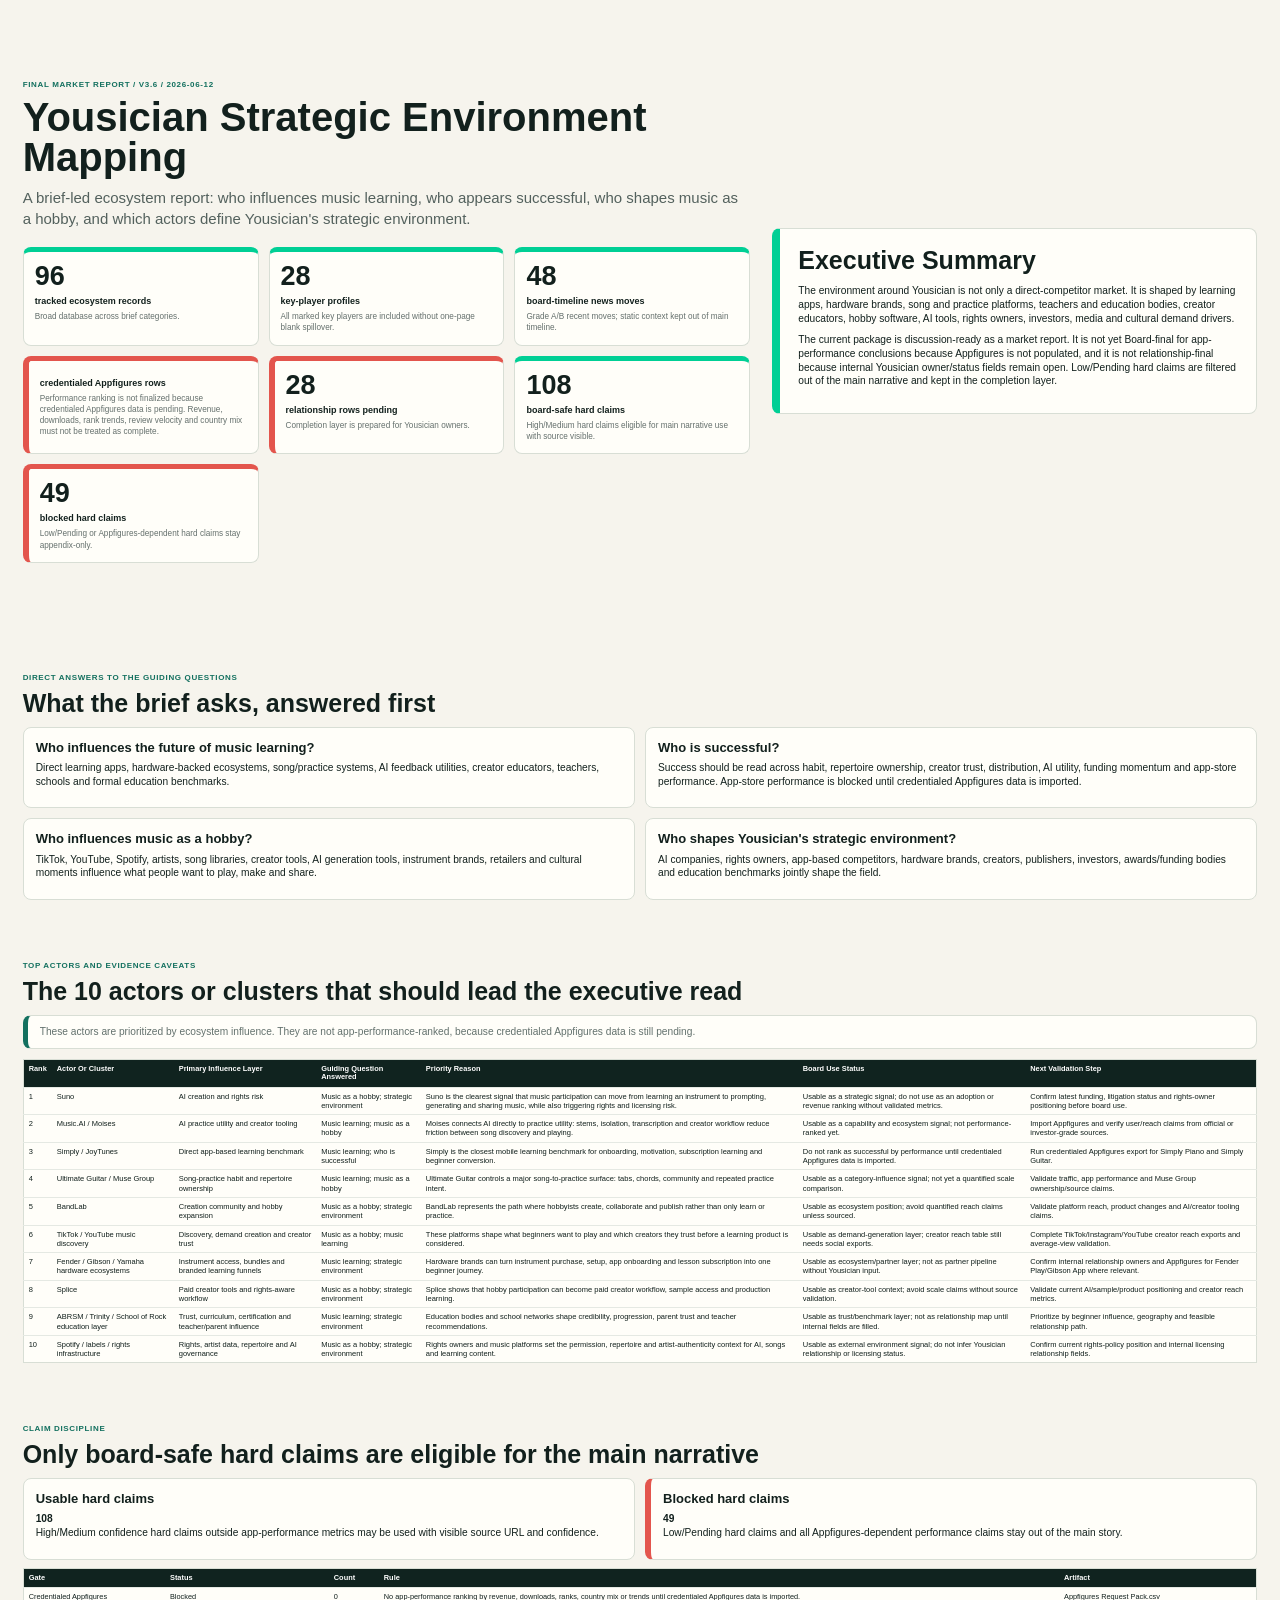
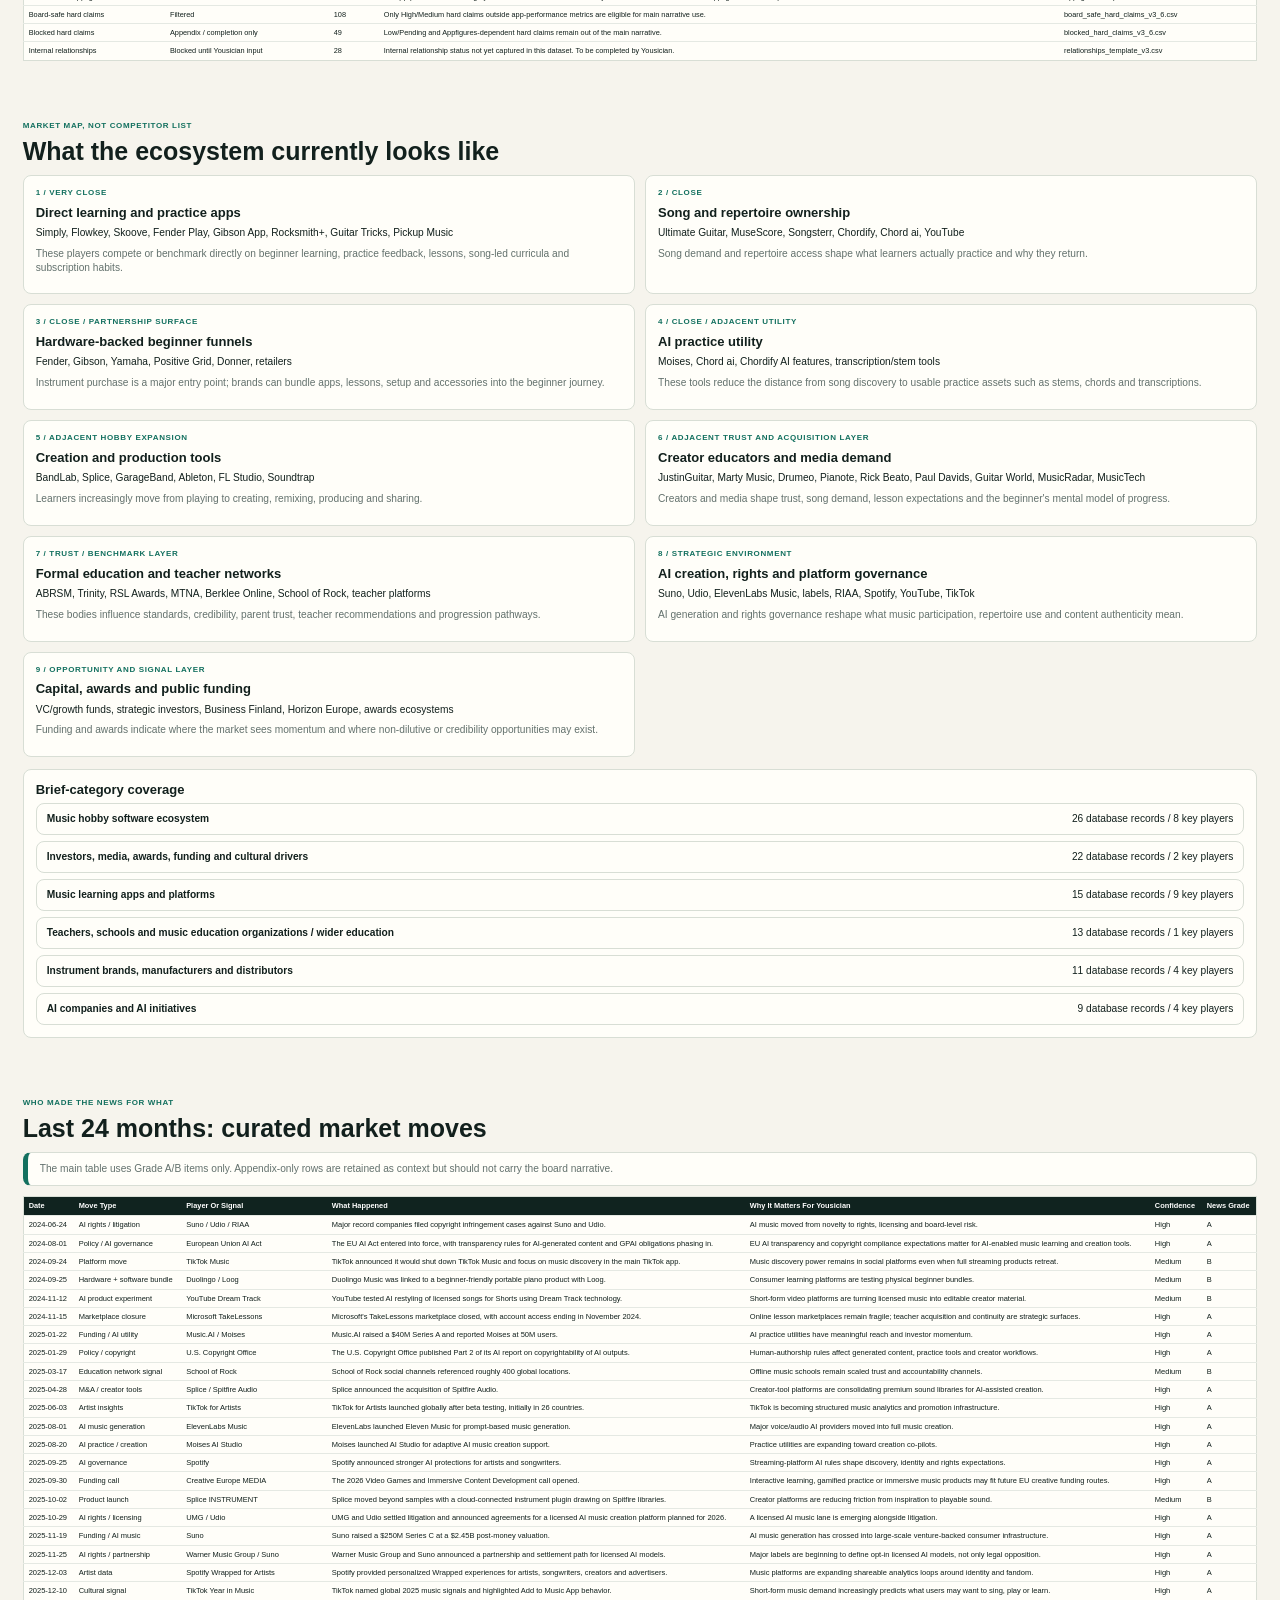
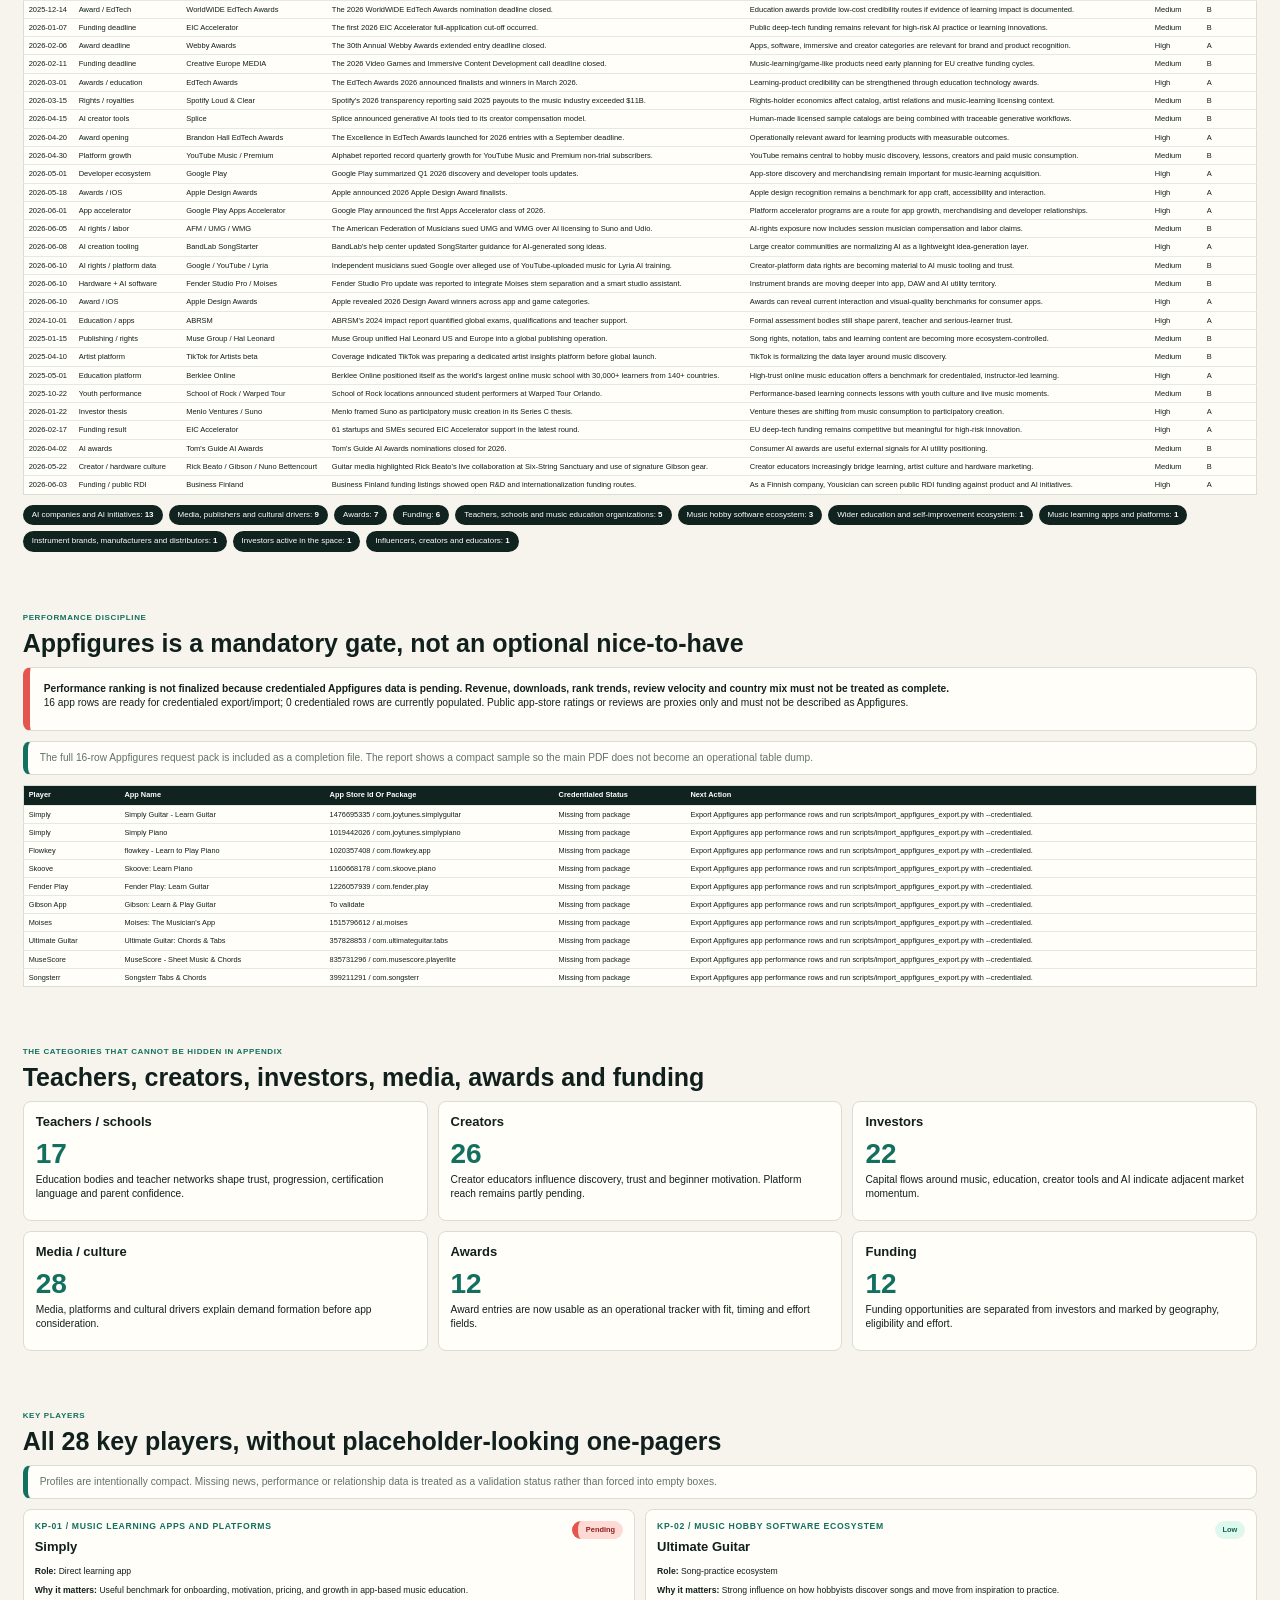
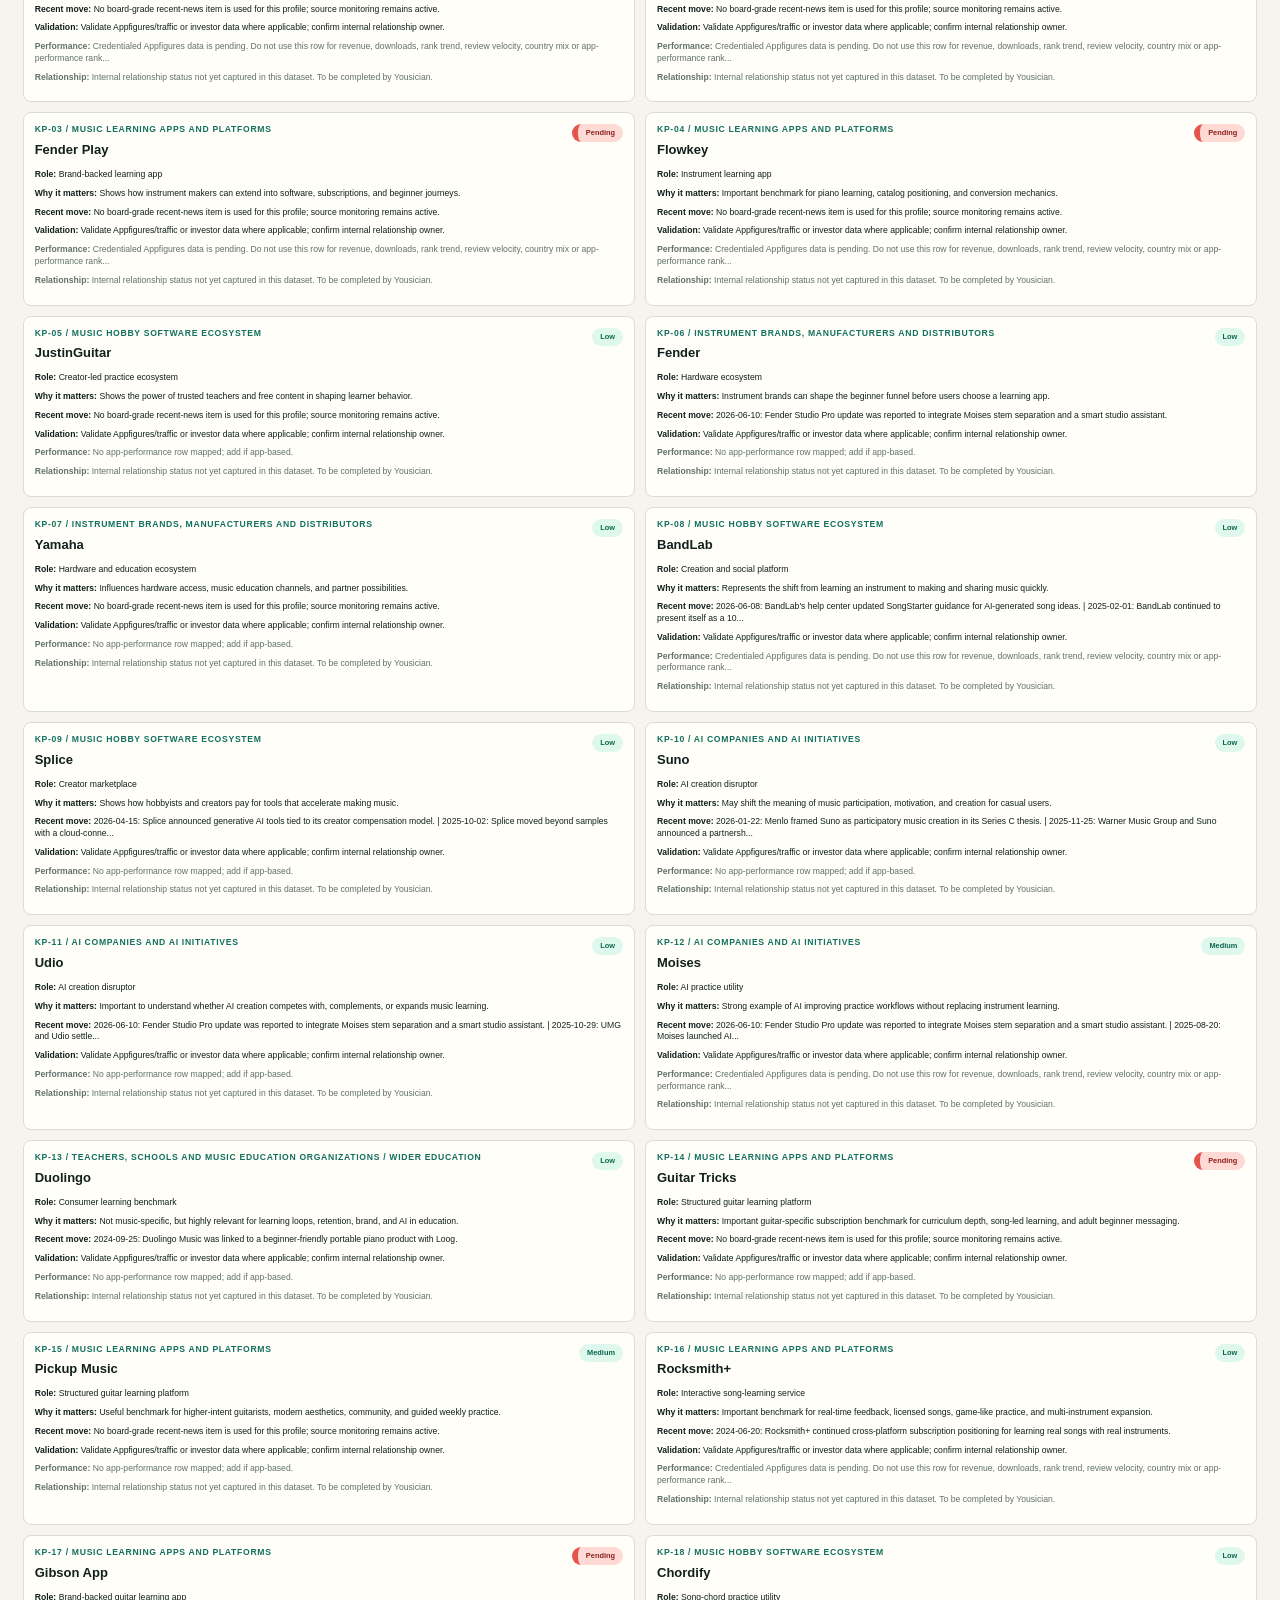
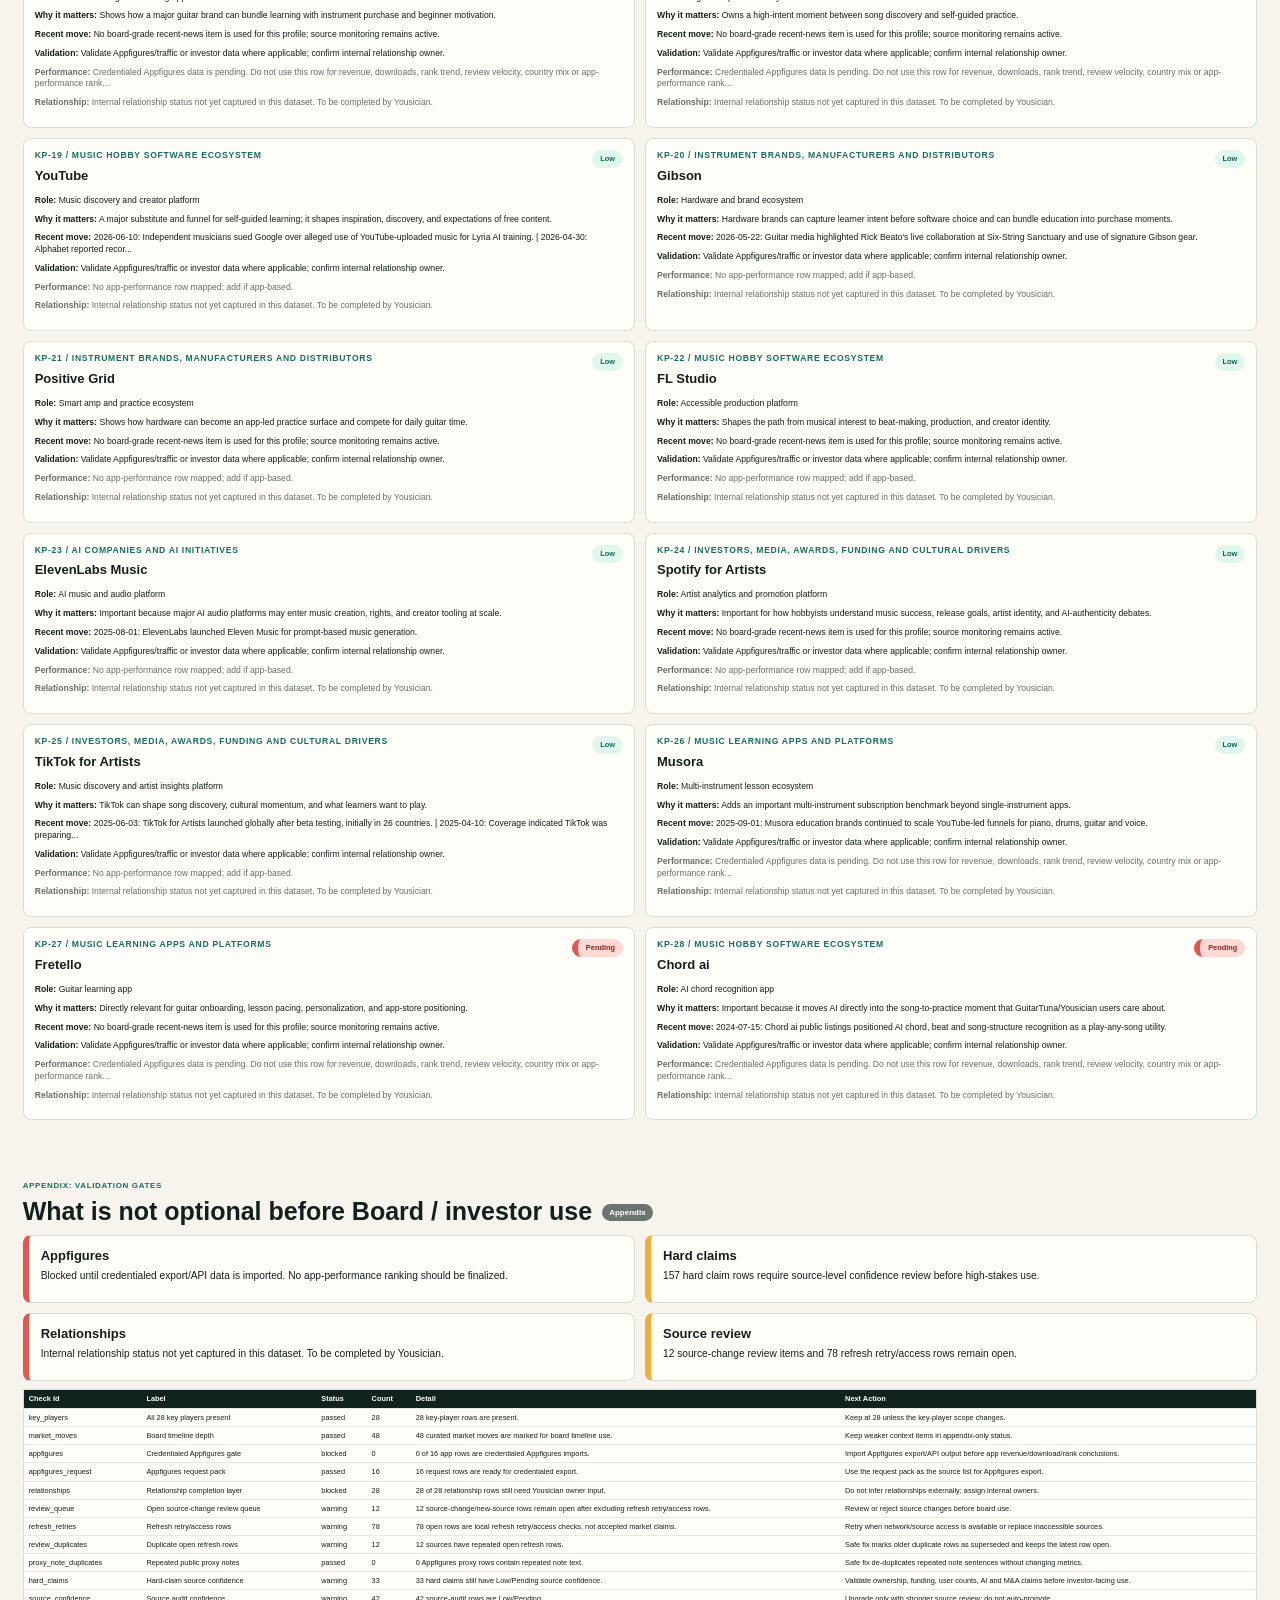
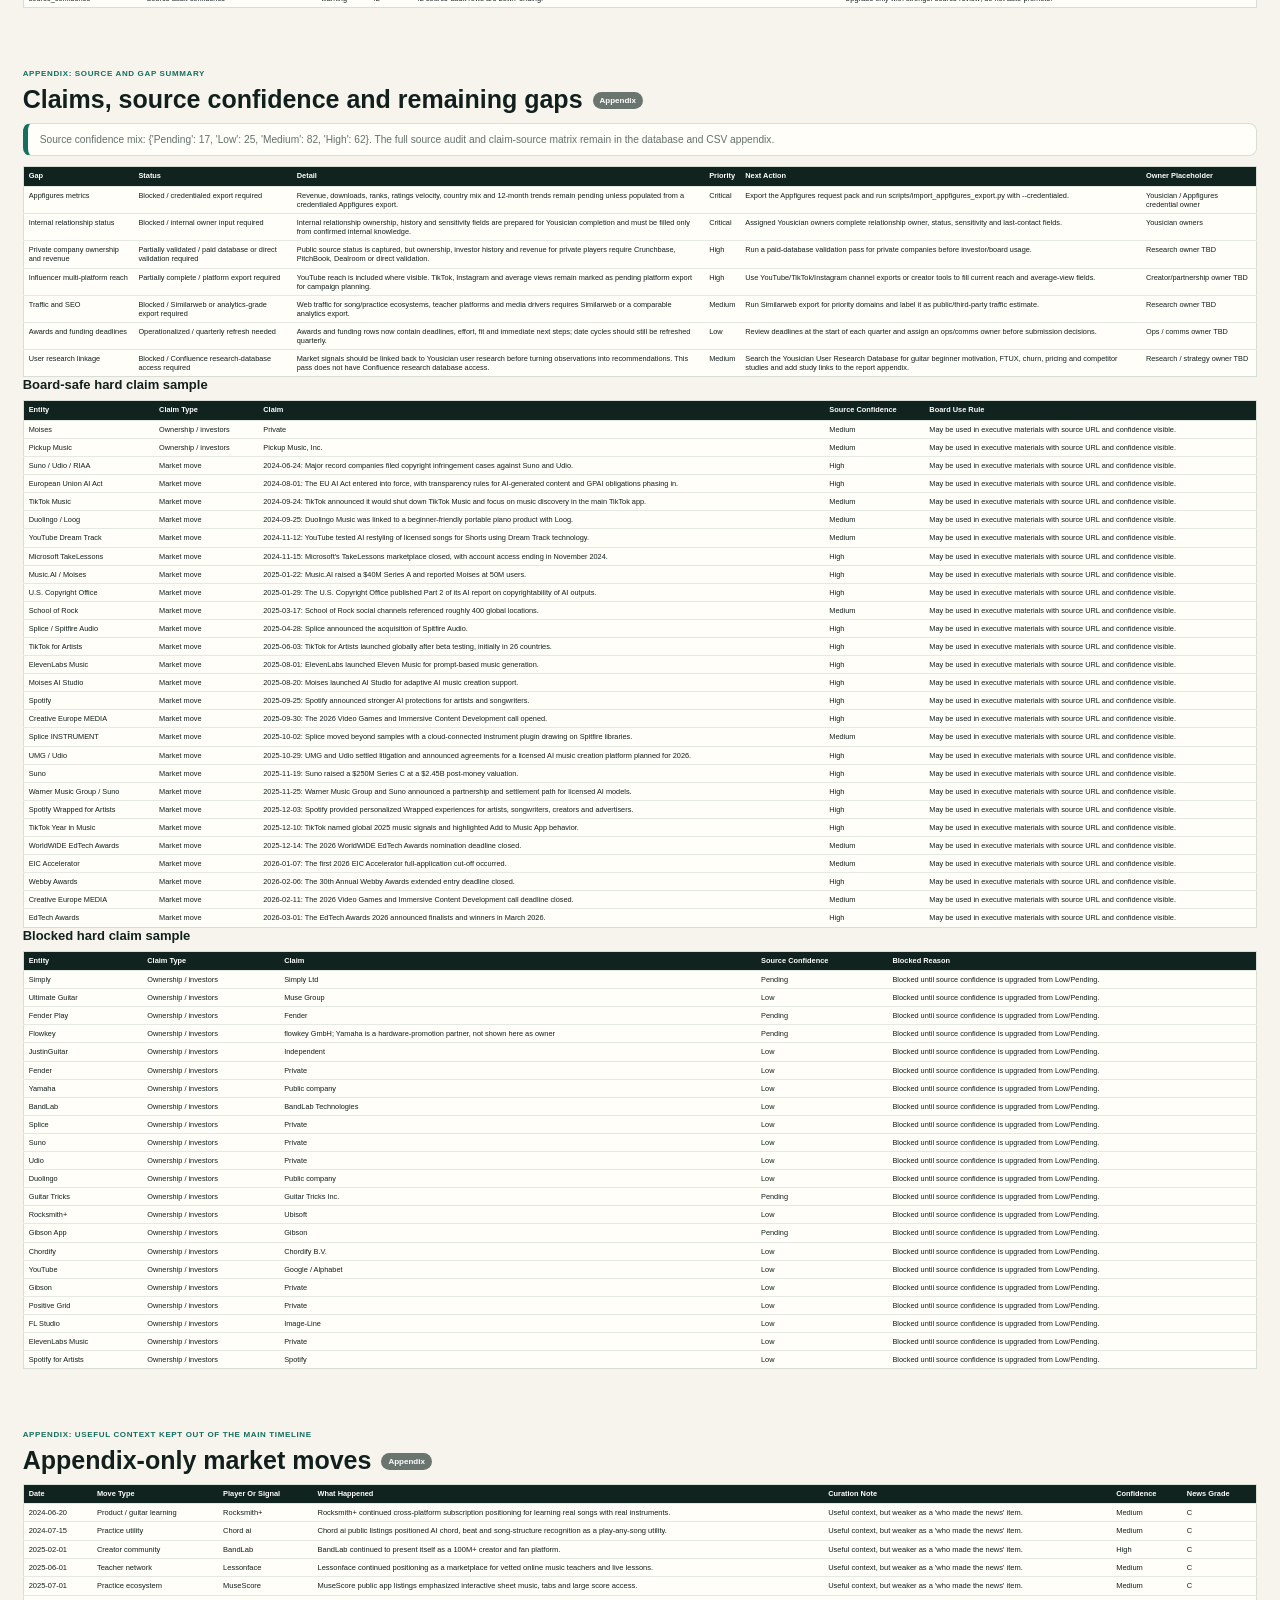
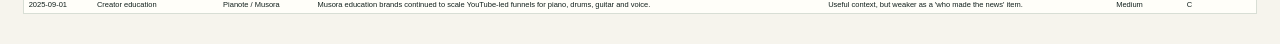
<file: deliverables/Yousician Strategic Environment Mapping - Final Market Report v3.6.html>
<!doctype html>
<html lang="en">
<head>
  <meta charset="utf-8" />
  <title>Yousician Strategic Environment Mapping - Final Market Report v3.6</title>
  <style>
    @page { size: A4 landscape; margin: 12mm; }
    * { box-sizing: border-box; }
    html, body { margin: 0; padding: 0; }
    body {
      background: #f6f4ed;
      color: #12201d;
      font-family: -apple-system, BlinkMacSystemFont, "Segoe UI", Arial, sans-serif;
      font-size: 10.2px;
      line-height: 1.36;
      letter-spacing: 0;
    }
    section { padding: 8mm 6mm; break-inside: auto; }
    .hero { min-height: 170mm; display: grid; grid-template-columns: 1.2fr .8fr; gap: 22px; align-items: center; break-after: page; }
    .chapter { break-before: page; }
    .chapter + .chapter { margin-top: 0; }
    .kicker, .eyebrow { margin: 0 0 6px; text-transform: uppercase; font-weight: 800; color: #13705f; font-size: 8px; letter-spacing: .08em; }
    h1 { margin: 0 0 10px; font-size: 40px; line-height: 1.02; letter-spacing: 0; max-width: 760px; }
    h2 { margin: 0 0 10px; font-size: 25px; line-height: 1.08; letter-spacing: 0; }
    h3 { margin: 0 0 6px; font-size: 13px; line-height: 1.16; letter-spacing: 0; }
    p { margin: 0 0 7px; }
    .lead { max-width: 760px; font-size: 15px; color: #53615d; }
    .summary-box, .warning, .note, article, .metric, .category-panel, .category-row {
      background: #fffef9;
      border: 1px solid #d8ded5;
      border-radius: 8px;
    }
    .summary-box { padding: 18px; border-left: 8px solid #00cf95; }
    .metrics { display: grid; grid-template-columns: repeat(3, 1fr); gap: 10px; margin-top: 18px; }
    .metric { padding: 11px; min-height: 78px; border-top: 5px solid #00cf95; }
    .metric.watch { border-top-color: #f1ad36; }
    .metric.risk { border-top-color: #e3554d; }
    .metric strong { display: block; font-size: 27px; line-height: 1; }
    .metric span { display: block; font-weight: 800; font-size: 9px; margin: 5px 0 4px; }
    .metric p { font-size: 8.2px; color: #65706d; margin: 0; }
    .answer-grid, .ecosystem-grid, .four-pack, .gate-grid { display: grid; grid-template-columns: repeat(2, 1fr); gap: 10px; }
    .answer-grid article, .ecosystem-grid article, .four-pack article, .gate-grid article { padding: 12px; break-inside: avoid; }
    .four-pack { grid-template-columns: repeat(3, 1fr); }
    .four-pack strong { display: block; font-size: 28px; color: #13705f; }
    .category-panel { margin-top: 12px; padding: 12px; }
    .category-row { display: flex; justify-content: space-between; gap: 12px; padding: 8px 10px; margin-top: 6px; }
    .muted, .note { color: #63716d; }
    .note { padding: 9px 12px; border-left: 5px solid #13705f; margin: 8px 0 10px; }
    .warning { padding: 14px; border-left: 7px solid #e3554d; margin: 10px 0; }
    .profile-grid { display: grid; grid-template-columns: repeat(2, 1fr); gap: 10px; }
    .profile-card { padding: 11px; break-inside: avoid; min-height: 178px; }
    .profile-top { display: flex; justify-content: space-between; gap: 8px; align-items: flex-start; margin-bottom: 6px; }
    .confidence { flex: 0 0 auto; padding: 4px 8px; border-radius: 999px; font-size: 7.4px; font-weight: 800; background: #dff8ed; color: #0a654e; }
    .confidence.watch { background: #fff1c7; color: #7b5300; }
    .confidence.risk { background: #ffd9d4; color: #8b211d; }
    .profile-card p { font-size: 8.65px; }
    table { width: 100%; border-collapse: collapse; background: #fffef9; border: 1px solid #d8ded5; margin-top: 8px; break-inside: auto; }
    thead { display: table-header-group; }
    tr { break-inside: avoid; }
    th { background: #10231f; color: #fff; text-align: left; font-size: 7.4px; line-height: 1.15; padding: 5px; vertical-align: top; }
    td { border-top: 1px solid #e5e9e3; font-size: 7.25px; line-height: 1.24; padding: 4px 5px; vertical-align: top; }
    .executive-table td, .moves-table td { font-size: 7.5px; }
    .request-table td, .quality-table td, .gap-table td, .claim-table td { font-size: 7.35px; }
    .move-counts { display: flex; flex-wrap: wrap; gap: 6px; margin-top: 10px; }
    .move-counts span { background: #10231f; color: white; border-radius: 999px; padding: 5px 9px; font-size: 8px; }
    .appendix h2::after { content: "Appendix"; margin-left: 10px; font-size: 8px; color: #fff; background: #6a756f; padding: 4px 7px; border-radius: 999px; vertical-align: middle; }
    .risk { border-left: 6px solid #e3554d; }
    .watch { border-left: 6px solid #f1ad36; }
    @media print {
      a { color: inherit; text-decoration: none; }
    }
  </style>
</head>
<body>
  
      <section class="hero">
        <div>
          <p class="kicker">Final market report / v3.6 / 2026-06-12</p>
          <h1>Yousician Strategic Environment Mapping</h1>
          <p class="lead">A brief-led ecosystem report: who influences music learning, who appears successful, who shapes music as a hobby, and which actors define Yousician's strategic environment.</p>
          <div class="metrics">
      <div class="metric ready">
        <strong>96</strong>
        <span>tracked ecosystem records</span>
        <p>Broad database across brief categories.</p>
      </div>
    
      <div class="metric ready">
        <strong>28</strong>
        <span>key-player profiles</span>
        <p>All marked key players are included without one-page blank spillover.</p>
      </div>
    
      <div class="metric ready">
        <strong>48</strong>
        <span>board-timeline news moves</span>
        <p>Grade A/B recent moves; static context kept out of main timeline.</p>
      </div>
    
      <div class="metric risk">
        <strong></strong>
        <span>credentialed Appfigures rows</span>
        <p>Performance ranking is not finalized because credentialed Appfigures data is pending. Revenue, downloads, rank trends, review velocity and country mix must not be treated as complete.</p>
      </div>
    
      <div class="metric risk">
        <strong>28</strong>
        <span>relationship rows pending</span>
        <p>Completion layer is prepared for Yousician owners.</p>
      </div>
    
      <div class="metric ready">
        <strong>108</strong>
        <span>board-safe hard claims</span>
        <p>High/Medium hard claims eligible for main narrative use with source visible.</p>
      </div>
    
      <div class="metric risk">
        <strong>49</strong>
        <span>blocked hard claims</span>
        <p>Low/Pending or Appfigures-dependent hard claims stay appendix-only.</p>
      </div>
    </div>
        </div>
        <aside class="summary-box">
          <h2>Executive Summary</h2>
          <p>The environment around Yousician is not only a direct-competitor market. It is shaped by learning apps, hardware brands, song and practice platforms, teachers and education bodies, creator educators, hobby software, AI tools, rights owners, investors, media and cultural demand drivers.</p>
          <p>The current package is discussion-ready as a market report. It is not yet Board-final for app-performance conclusions because Appfigures is not populated, and it is not relationship-final because internal Yousician owner/status fields remain open. Low/Pending hard claims are filtered out of the main narrative and kept in the completion layer.</p>
        </aside>
      </section>

      <section class="chapter">
        <p class="kicker">Direct answers to the guiding questions</p>
        <h2>What the brief asks, answered first</h2>
        <div class="answer-grid">
          <article><h3>Who influences the future of music learning?</h3><p>Direct learning apps, hardware-backed ecosystems, song/practice systems, AI feedback utilities, creator educators, teachers, schools and formal education benchmarks.</p></article>
          <article><h3>Who is successful?</h3><p>Success should be read across habit, repertoire ownership, creator trust, distribution, AI utility, funding momentum and app-store performance. App-store performance is blocked until credentialed Appfigures data is imported.</p></article>
          <article><h3>Who influences music as a hobby?</h3><p>TikTok, YouTube, Spotify, artists, song libraries, creator tools, AI generation tools, instrument brands, retailers and cultural moments influence what people want to play, make and share.</p></article>
          <article><h3>Who shapes Yousician's strategic environment?</h3><p>AI companies, rights owners, app-based competitors, hardware brands, creators, publishers, investors, awards/funding bodies and education benchmarks jointly shape the field.</p></article>
        </div>
      </section>

      <section class="chapter">
        <p class="kicker">Top actors and evidence caveats</p>
        <h2>The 10 actors or clusters that should lead the executive read</h2>
        <p class="note">These actors are prioritized by ecosystem influence. They are not app-performance-ranked, because credentialed Appfigures data is still pending.</p>
        <table class='executive-table'><thead><tr><th>Rank</th><th>Actor Or Cluster</th><th>Primary Influence Layer</th><th>Guiding Question Answered</th><th>Priority Reason</th><th>Board Use Status</th><th>Next Validation Step</th></tr></thead><tbody><tr><td>1</td><td>Suno</td><td>AI creation and rights risk</td><td>Music as a hobby; strategic environment</td><td>Suno is the clearest signal that music participation can move from learning an instrument to prompting, generating and sharing music, while also triggering rights and licensing risk.</td><td>Usable as a strategic signal; do not use as an adoption or revenue ranking without validated metrics.</td><td>Confirm latest funding, litigation status and rights-owner positioning before board use.</td></tr><tr><td>2</td><td>Music.AI / Moises</td><td>AI practice utility and creator tooling</td><td>Music learning; music as a hobby</td><td>Moises connects AI directly to practice utility: stems, isolation, transcription and creator workflow reduce friction between song discovery and playing.</td><td>Usable as a capability and ecosystem signal; not performance-ranked yet.</td><td>Import Appfigures and verify user/reach claims from official or investor-grade sources.</td></tr><tr><td>3</td><td>Simply / JoyTunes</td><td>Direct app-based learning benchmark</td><td>Music learning; who is successful</td><td>Simply is the closest mobile learning benchmark for onboarding, motivation, subscription learning and beginner conversion.</td><td>Do not rank as successful by performance until credentialed Appfigures data is imported.</td><td>Run credentialed Appfigures export for Simply Piano and Simply Guitar.</td></tr><tr><td>4</td><td>Ultimate Guitar / Muse Group</td><td>Song-practice habit and repertoire ownership</td><td>Music learning; music as a hobby</td><td>Ultimate Guitar controls a major song-to-practice surface: tabs, chords, community and repeated practice intent.</td><td>Usable as a category-influence signal; not yet a quantified scale comparison.</td><td>Validate traffic, app performance and Muse Group ownership/source claims.</td></tr><tr><td>5</td><td>BandLab</td><td>Creation community and hobby expansion</td><td>Music as a hobby; strategic environment</td><td>BandLab represents the path where hobbyists create, collaborate and publish rather than only learn or practice.</td><td>Usable as ecosystem position; avoid quantified reach claims unless sourced.</td><td>Validate platform reach, product changes and AI/creator tooling claims.</td></tr><tr><td>6</td><td>TikTok / YouTube music discovery</td><td>Discovery, demand creation and creator trust</td><td>Music as a hobby; music learning</td><td>These platforms shape what beginners want to play and which creators they trust before a learning product is considered.</td><td>Usable as demand-generation layer; creator reach table still needs social exports.</td><td>Complete TikTok/Instagram/YouTube creator reach exports and average-view validation.</td></tr><tr><td>7</td><td>Fender / Gibson / Yamaha hardware ecosystems</td><td>Instrument access, bundles and branded learning funnels</td><td>Music learning; strategic environment</td><td>Hardware brands can turn instrument purchase, setup, app onboarding and lesson subscription into one beginner journey.</td><td>Usable as ecosystem/partner layer; not as partner pipeline without Yousician input.</td><td>Confirm internal relationship owners and Appfigures for Fender Play/Gibson App where relevant.</td></tr><tr><td>8</td><td>Splice</td><td>Paid creator tools and rights-aware workflow</td><td>Music as a hobby; strategic environment</td><td>Splice shows that hobby participation can become paid creator workflow, sample access and production learning.</td><td>Usable as creator-tool context; avoid scale claims without source validation.</td><td>Validate current AI/sample/product positioning and creator reach metrics.</td></tr><tr><td>9</td><td>ABRSM / Trinity / School of Rock education layer</td><td>Trust, curriculum, certification and teacher/parent influence</td><td>Music learning; strategic environment</td><td>Education bodies and school networks shape credibility, progression, parent trust and teacher recommendations.</td><td>Usable as trust/benchmark layer; not as relationship map until internal fields are filled.</td><td>Prioritize by beginner influence, geography and feasible relationship path.</td></tr><tr><td>10</td><td>Spotify / labels / rights infrastructure</td><td>Rights, artist data, repertoire and AI governance</td><td>Music as a hobby; strategic environment</td><td>Rights owners and music platforms set the permission, repertoire and artist-authenticity context for AI, songs and learning content.</td><td>Usable as external environment signal; do not infer Yousician relationship or licensing status.</td><td>Confirm current rights-policy position and internal licensing relationship fields.</td></tr></tbody></table>
      </section>

      <section class="chapter">
        <p class="kicker">Claim discipline</p>
        <h2>Only board-safe hard claims are eligible for the main narrative</h2>
        <div class="gate-grid">
          <article><h3>Usable hard claims</h3><strong>108</strong><p>High/Medium confidence hard claims outside app-performance metrics may be used with visible source URL and confidence.</p></article>
          <article class="risk"><h3>Blocked hard claims</h3><strong>49</strong><p>Low/Pending hard claims and all Appfigures-dependent performance claims stay out of the main story.</p></article>
        </div>
        <table class='quality-table'><thead><tr><th>Gate</th><th>Status</th><th>Count</th><th>Rule</th><th>Artifact</th></tr></thead><tbody><tr><td>Credentialed Appfigures</td><td>Blocked</td><td>0</td><td>No app-performance ranking by revenue, downloads, ranks, country mix or trends until credentialed Appfigures data is imported.</td><td>Appfigures Request Pack.csv</td></tr><tr><td>Board-safe hard claims</td><td>Filtered</td><td>108</td><td>Only High/Medium hard claims outside app-performance metrics are eligible for main narrative use.</td><td>board_safe_hard_claims_v3_6.csv</td></tr><tr><td>Blocked hard claims</td><td>Appendix / completion only</td><td>49</td><td>Low/Pending and Appfigures-dependent hard claims remain out of the main narrative.</td><td>blocked_hard_claims_v3_6.csv</td></tr><tr><td>Internal relationships</td><td>Blocked until Yousician input</td><td>28</td><td>Internal relationship status not yet captured in this dataset. To be completed by Yousician.</td><td>relationships_template_v3.csv</td></tr></tbody></table>
      </section>

      <section class="chapter">
        <p class="kicker">Market map, not competitor list</p>
        <h2>What the ecosystem currently looks like</h2>
        <div class="ecosystem-grid">
        <article class="cluster">
          <p class="eyebrow">1 / Very close</p>
          <h3>Direct learning and practice apps</h3>
          <p>Simply, Flowkey, Skoove, Fender Play, Gibson App, Rocksmith+, Guitar Tricks, Pickup Music</p>
          <p class="muted">These players compete or benchmark directly on beginner learning, practice feedback, lessons, song-led curricula and subscription habits.</p>
        </article>
        
        <article class="cluster">
          <p class="eyebrow">2 / Close</p>
          <h3>Song and repertoire ownership</h3>
          <p>Ultimate Guitar, MuseScore, Songsterr, Chordify, Chord ai, YouTube</p>
          <p class="muted">Song demand and repertoire access shape what learners actually practice and why they return.</p>
        </article>
        
        <article class="cluster">
          <p class="eyebrow">3 / Close / partnership surface</p>
          <h3>Hardware-backed beginner funnels</h3>
          <p>Fender, Gibson, Yamaha, Positive Grid, Donner, retailers</p>
          <p class="muted">Instrument purchase is a major entry point; brands can bundle apps, lessons, setup and accessories into the beginner journey.</p>
        </article>
        
        <article class="cluster">
          <p class="eyebrow">4 / Close / adjacent utility</p>
          <h3>AI practice utility</h3>
          <p>Moises, Chord ai, Chordify AI features, transcription/stem tools</p>
          <p class="muted">These tools reduce the distance from song discovery to usable practice assets such as stems, chords and transcriptions.</p>
        </article>
        
        <article class="cluster">
          <p class="eyebrow">5 / Adjacent hobby expansion</p>
          <h3>Creation and production tools</h3>
          <p>BandLab, Splice, GarageBand, Ableton, FL Studio, Soundtrap</p>
          <p class="muted">Learners increasingly move from playing to creating, remixing, producing and sharing.</p>
        </article>
        
        <article class="cluster">
          <p class="eyebrow">6 / Adjacent trust and acquisition layer</p>
          <h3>Creator educators and media demand</h3>
          <p>JustinGuitar, Marty Music, Drumeo, Pianote, Rick Beato, Paul Davids, Guitar World, MusicRadar, MusicTech</p>
          <p class="muted">Creators and media shape trust, song demand, lesson expectations and the beginner&#x27;s mental model of progress.</p>
        </article>
        
        <article class="cluster">
          <p class="eyebrow">7 / Trust / benchmark layer</p>
          <h3>Formal education and teacher networks</h3>
          <p>ABRSM, Trinity, RSL Awards, MTNA, Berklee Online, School of Rock, teacher platforms</p>
          <p class="muted">These bodies influence standards, credibility, parent trust, teacher recommendations and progression pathways.</p>
        </article>
        
        <article class="cluster">
          <p class="eyebrow">8 / Strategic environment</p>
          <h3>AI creation, rights and platform governance</h3>
          <p>Suno, Udio, ElevenLabs Music, labels, RIAA, Spotify, YouTube, TikTok</p>
          <p class="muted">AI generation and rights governance reshape what music participation, repertoire use and content authenticity mean.</p>
        </article>
        
        <article class="cluster">
          <p class="eyebrow">9 / Opportunity and signal layer</p>
          <h3>Capital, awards and public funding</h3>
          <p>VC/growth funds, strategic investors, Business Finland, Horizon Europe, awards ecosystems</p>
          <p class="muted">Funding and awards indicate where the market sees momentum and where non-dilutive or credibility opportunities may exist.</p>
        </article>
        </div>
        <div class="category-panel">
          <h3>Brief-category coverage</h3>
          
        <div class="category-row">
          <strong>Music hobby software ecosystem</strong>
          <span>26 database records / 8 key players</span>
        </div>
        
        <div class="category-row">
          <strong>Investors, media, awards, funding and cultural drivers</strong>
          <span>22 database records / 2 key players</span>
        </div>
        
        <div class="category-row">
          <strong>Music learning apps and platforms</strong>
          <span>15 database records / 9 key players</span>
        </div>
        
        <div class="category-row">
          <strong>Teachers, schools and music education organizations / wider education</strong>
          <span>13 database records / 1 key players</span>
        </div>
        
        <div class="category-row">
          <strong>Instrument brands, manufacturers and distributors</strong>
          <span>11 database records / 4 key players</span>
        </div>
        
        <div class="category-row">
          <strong>AI companies and AI initiatives</strong>
          <span>9 database records / 4 key players</span>
        </div>
        
        </div>
      </section>

      <section class="chapter">
        <p class="kicker">Who made the news for what</p>
        <h2>Last 24 months: curated market moves</h2>
        <p class="note">The main table uses Grade A/B items only. Appendix-only rows are retained as context but should not carry the board narrative.</p>
        <table class='moves-table'><thead><tr><th>Date</th><th>Move Type</th><th>Player Or Signal</th><th>What Happened</th><th>Why It Matters For Yousician</th><th>Confidence</th><th>News Grade</th></tr></thead><tbody><tr><td>2024-06-24</td><td>AI rights / litigation</td><td>Suno / Udio / RIAA</td><td>Major record companies filed copyright infringement cases against Suno and Udio.</td><td>AI music moved from novelty to rights, licensing and board-level risk.</td><td>High</td><td>A</td></tr><tr><td>2024-08-01</td><td>Policy / AI governance</td><td>European Union AI Act</td><td>The EU AI Act entered into force, with transparency rules for AI-generated content and GPAI obligations phasing in.</td><td>EU AI transparency and copyright compliance expectations matter for AI-enabled music learning and creation tools.</td><td>High</td><td>A</td></tr><tr><td>2024-09-24</td><td>Platform move</td><td>TikTok Music</td><td>TikTok announced it would shut down TikTok Music and focus on music discovery in the main TikTok app.</td><td>Music discovery power remains in social platforms even when full streaming products retreat.</td><td>Medium</td><td>B</td></tr><tr><td>2024-09-25</td><td>Hardware + software bundle</td><td>Duolingo / Loog</td><td>Duolingo Music was linked to a beginner-friendly portable piano product with Loog.</td><td>Consumer learning platforms are testing physical beginner bundles.</td><td>Medium</td><td>B</td></tr><tr><td>2024-11-12</td><td>AI product experiment</td><td>YouTube Dream Track</td><td>YouTube tested AI restyling of licensed songs for Shorts using Dream Track technology.</td><td>Short-form video platforms are turning licensed music into editable creator material.</td><td>Medium</td><td>B</td></tr><tr><td>2024-11-15</td><td>Marketplace closure</td><td>Microsoft TakeLessons</td><td>Microsoft&#x27;s TakeLessons marketplace closed, with account access ending in November 2024.</td><td>Online lesson marketplaces remain fragile; teacher acquisition and continuity are strategic surfaces.</td><td>High</td><td>A</td></tr><tr><td>2025-01-22</td><td>Funding / AI utility</td><td>Music.AI / Moises</td><td>Music.AI raised a $40M Series A and reported Moises at 50M users.</td><td>AI practice utilities have meaningful reach and investor momentum.</td><td>High</td><td>A</td></tr><tr><td>2025-01-29</td><td>Policy / copyright</td><td>U.S. Copyright Office</td><td>The U.S. Copyright Office published Part 2 of its AI report on copyrightability of AI outputs.</td><td>Human-authorship rules affect generated content, practice tools and creator workflows.</td><td>High</td><td>A</td></tr><tr><td>2025-03-17</td><td>Education network signal</td><td>School of Rock</td><td>School of Rock social channels referenced roughly 400 global locations.</td><td>Offline music schools remain scaled trust and accountability channels.</td><td>Medium</td><td>B</td></tr><tr><td>2025-04-28</td><td>M&amp;A / creator tools</td><td>Splice / Spitfire Audio</td><td>Splice announced the acquisition of Spitfire Audio.</td><td>Creator-tool platforms are consolidating premium sound libraries for AI-assisted creation.</td><td>High</td><td>A</td></tr><tr><td>2025-06-03</td><td>Artist insights</td><td>TikTok for Artists</td><td>TikTok for Artists launched globally after beta testing, initially in 26 countries.</td><td>TikTok is becoming structured music analytics and promotion infrastructure.</td><td>High</td><td>A</td></tr><tr><td>2025-08-01</td><td>AI music generation</td><td>ElevenLabs Music</td><td>ElevenLabs launched Eleven Music for prompt-based music generation.</td><td>Major voice/audio AI providers moved into full music creation.</td><td>High</td><td>A</td></tr><tr><td>2025-08-20</td><td>AI practice / creation</td><td>Moises AI Studio</td><td>Moises launched AI Studio for adaptive AI music creation support.</td><td>Practice utilities are expanding toward creation co-pilots.</td><td>High</td><td>A</td></tr><tr><td>2025-09-25</td><td>AI governance</td><td>Spotify</td><td>Spotify announced stronger AI protections for artists and songwriters.</td><td>Streaming-platform AI rules shape discovery, identity and rights expectations.</td><td>High</td><td>A</td></tr><tr><td>2025-09-30</td><td>Funding call</td><td>Creative Europe MEDIA</td><td>The 2026 Video Games and Immersive Content Development call opened.</td><td>Interactive learning, gamified practice or immersive music products may fit future EU creative funding routes.</td><td>High</td><td>A</td></tr><tr><td>2025-10-02</td><td>Product launch</td><td>Splice INSTRUMENT</td><td>Splice moved beyond samples with a cloud-connected instrument plugin drawing on Spitfire libraries.</td><td>Creator platforms are reducing friction from inspiration to playable sound.</td><td>Medium</td><td>B</td></tr><tr><td>2025-10-29</td><td>AI rights / licensing</td><td>UMG / Udio</td><td>UMG and Udio settled litigation and announced agreements for a licensed AI music creation platform planned for 2026.</td><td>A licensed AI music lane is emerging alongside litigation.</td><td>High</td><td>A</td></tr><tr><td>2025-11-19</td><td>Funding / AI music</td><td>Suno</td><td>Suno raised a $250M Series C at a $2.45B post-money valuation.</td><td>AI music generation has crossed into large-scale venture-backed consumer infrastructure.</td><td>High</td><td>A</td></tr><tr><td>2025-11-25</td><td>AI rights / partnership</td><td>Warner Music Group / Suno</td><td>Warner Music Group and Suno announced a partnership and settlement path for licensed AI models.</td><td>Major labels are beginning to define opt-in licensed AI models, not only legal opposition.</td><td>High</td><td>A</td></tr><tr><td>2025-12-03</td><td>Artist data</td><td>Spotify Wrapped for Artists</td><td>Spotify provided personalized Wrapped experiences for artists, songwriters, creators and advertisers.</td><td>Music platforms are expanding shareable analytics loops around identity and fandom.</td><td>High</td><td>A</td></tr><tr><td>2025-12-10</td><td>Cultural signal</td><td>TikTok Year in Music</td><td>TikTok named global 2025 music signals and highlighted Add to Music App behavior.</td><td>Short-form music demand increasingly predicts what users may want to sing, play or learn.</td><td>High</td><td>A</td></tr><tr><td>2025-12-14</td><td>Award / EdTech</td><td>WorldWiDE EdTech Awards</td><td>The 2026 WorldWiDE EdTech Awards nomination deadline closed.</td><td>Education awards provide low-cost credibility routes if evidence of learning impact is documented.</td><td>Medium</td><td>B</td></tr><tr><td>2026-01-07</td><td>Funding deadline</td><td>EIC Accelerator</td><td>The first 2026 EIC Accelerator full-application cut-off occurred.</td><td>Public deep-tech funding remains relevant for high-risk AI practice or learning innovations.</td><td>Medium</td><td>B</td></tr><tr><td>2026-02-06</td><td>Award deadline</td><td>Webby Awards</td><td>The 30th Annual Webby Awards extended entry deadline closed.</td><td>Apps, software, immersive and creator categories are relevant for brand and product recognition.</td><td>High</td><td>A</td></tr><tr><td>2026-02-11</td><td>Funding deadline</td><td>Creative Europe MEDIA</td><td>The 2026 Video Games and Immersive Content Development call deadline closed.</td><td>Music-learning/game-like products need early planning for EU creative funding cycles.</td><td>Medium</td><td>B</td></tr><tr><td>2026-03-01</td><td>Awards / education</td><td>EdTech Awards</td><td>The EdTech Awards 2026 announced finalists and winners in March 2026.</td><td>Learning-product credibility can be strengthened through education technology awards.</td><td>High</td><td>A</td></tr><tr><td>2026-03-15</td><td>Rights / royalties</td><td>Spotify Loud &amp; Clear</td><td>Spotify&#x27;s 2026 transparency reporting said 2025 payouts to the music industry exceeded $11B.</td><td>Rights-holder economics affect catalog, artist relations and music-learning licensing context.</td><td>Medium</td><td>B</td></tr><tr><td>2026-04-15</td><td>AI creator tools</td><td>Splice</td><td>Splice announced generative AI tools tied to its creator compensation model.</td><td>Human-made licensed sample catalogs are being combined with traceable generative workflows.</td><td>Medium</td><td>B</td></tr><tr><td>2026-04-20</td><td>Award opening</td><td>Brandon Hall EdTech Awards</td><td>The Excellence in EdTech Awards launched for 2026 entries with a September deadline.</td><td>Operationally relevant award for learning products with measurable outcomes.</td><td>High</td><td>A</td></tr><tr><td>2026-04-30</td><td>Platform growth</td><td>YouTube Music / Premium</td><td>Alphabet reported record quarterly growth for YouTube Music and Premium non-trial subscribers.</td><td>YouTube remains central to hobby music discovery, lessons, creators and paid music consumption.</td><td>Medium</td><td>B</td></tr><tr><td>2026-05-01</td><td>Developer ecosystem</td><td>Google Play</td><td>Google Play summarized Q1 2026 discovery and developer tools updates.</td><td>App-store discovery and merchandising remain important for music-learning acquisition.</td><td>High</td><td>A</td></tr><tr><td>2026-05-18</td><td>Awards / iOS</td><td>Apple Design Awards</td><td>Apple announced 2026 Apple Design Award finalists.</td><td>Apple design recognition remains a benchmark for app craft, accessibility and interaction.</td><td>High</td><td>A</td></tr><tr><td>2026-06-01</td><td>App accelerator</td><td>Google Play Apps Accelerator</td><td>Google Play announced the first Apps Accelerator class of 2026.</td><td>Platform accelerator programs are a route for app growth, merchandising and developer relationships.</td><td>High</td><td>A</td></tr><tr><td>2026-06-05</td><td>AI rights / labor</td><td>AFM / UMG / WMG</td><td>The American Federation of Musicians sued UMG and WMG over AI licensing to Suno and Udio.</td><td>AI-rights exposure now includes session musician compensation and labor claims.</td><td>Medium</td><td>B</td></tr><tr><td>2026-06-08</td><td>AI creation tooling</td><td>BandLab SongStarter</td><td>BandLab&#x27;s help center updated SongStarter guidance for AI-generated song ideas.</td><td>Large creator communities are normalizing AI as a lightweight idea-generation layer.</td><td>High</td><td>A</td></tr><tr><td>2026-06-10</td><td>AI rights / platform data</td><td>Google / YouTube / Lyria</td><td>Independent musicians sued Google over alleged use of YouTube-uploaded music for Lyria AI training.</td><td>Creator-platform data rights are becoming material to AI music tooling and trust.</td><td>Medium</td><td>B</td></tr><tr><td>2026-06-10</td><td>Hardware + AI software</td><td>Fender Studio Pro / Moises</td><td>Fender Studio Pro update was reported to integrate Moises stem separation and a smart studio assistant.</td><td>Instrument brands are moving deeper into app, DAW and AI utility territory.</td><td>Medium</td><td>B</td></tr><tr><td>2026-06-10</td><td>Award / iOS</td><td>Apple Design Awards</td><td>Apple revealed 2026 Design Award winners across app and game categories.</td><td>Awards can reveal current interaction and visual-quality benchmarks for consumer apps.</td><td>High</td><td>A</td></tr><tr><td>2024-10-01</td><td>Education / apps</td><td>ABRSM</td><td>ABRSM&#x27;s 2024 impact report quantified global exams, qualifications and teacher support.</td><td>Formal assessment bodies still shape parent, teacher and serious-learner trust.</td><td>High</td><td>A</td></tr><tr><td>2025-01-15</td><td>Publishing / rights</td><td>Muse Group / Hal Leonard</td><td>Muse Group unified Hal Leonard US and Europe into a global publishing operation.</td><td>Song rights, notation, tabs and learning content are becoming more ecosystem-controlled.</td><td>Medium</td><td>B</td></tr><tr><td>2025-04-10</td><td>Artist platform</td><td>TikTok for Artists beta</td><td>Coverage indicated TikTok was preparing a dedicated artist insights platform before global launch.</td><td>TikTok is formalizing the data layer around music discovery.</td><td>Medium</td><td>B</td></tr><tr><td>2025-05-01</td><td>Education platform</td><td>Berklee Online</td><td>Berklee Online positioned itself as the world&#x27;s largest online music school with 30,000+ learners from 140+ countries.</td><td>High-trust online music education offers a benchmark for credentialed, instructor-led learning.</td><td>High</td><td>A</td></tr><tr><td>2025-10-22</td><td>Youth performance</td><td>School of Rock / Warped Tour</td><td>School of Rock locations announced student performers at Warped Tour Orlando.</td><td>Performance-based learning connects lessons with youth culture and live music moments.</td><td>Medium</td><td>B</td></tr><tr><td>2026-01-22</td><td>Investor thesis</td><td>Menlo Ventures / Suno</td><td>Menlo framed Suno as participatory music creation in its Series C thesis.</td><td>Venture theses are shifting from music consumption to participatory creation.</td><td>High</td><td>A</td></tr><tr><td>2026-02-17</td><td>Funding result</td><td>EIC Accelerator</td><td>61 startups and SMEs secured EIC Accelerator support in the latest round.</td><td>EU deep-tech funding remains competitive but meaningful for high-risk innovation.</td><td>High</td><td>A</td></tr><tr><td>2026-04-02</td><td>AI awards</td><td>Tom&#x27;s Guide AI Awards</td><td>Tom&#x27;s Guide AI Awards nominations closed for 2026.</td><td>Consumer AI awards are useful external signals for AI utility positioning.</td><td>Medium</td><td>B</td></tr><tr><td>2026-05-22</td><td>Creator / hardware culture</td><td>Rick Beato / Gibson / Nuno Bettencourt</td><td>Guitar media highlighted Rick Beato&#x27;s live collaboration at Six-String Sanctuary and use of signature Gibson gear.</td><td>Creator educators increasingly bridge learning, artist culture and hardware marketing.</td><td>Medium</td><td>B</td></tr><tr><td>2026-06-03</td><td>Funding / public RDI</td><td>Business Finland</td><td>Business Finland funding listings showed open R&amp;D and internationalization funding routes.</td><td>As a Finnish company, Yousician can screen public RDI funding against product and AI initiatives.</td><td>High</td><td>A</td></tr></tbody></table>
        <div class="move-counts">
          <span>AI companies and AI initiatives: <b>13</b></span><span>Media, publishers and cultural drivers: <b>9</b></span><span>Awards: <b>7</b></span><span>Funding: <b>6</b></span><span>Teachers, schools and music education organizations: <b>5</b></span><span>Music hobby software ecosystem: <b>3</b></span><span>Wider education and self-improvement ecosystem: <b>1</b></span><span>Music learning apps and platforms: <b>1</b></span><span>Instrument brands, manufacturers and distributors: <b>1</b></span><span>Investors active in the space: <b>1</b></span><span>Influencers, creators and educators: <b>1</b></span>
        </div>
      </section>

      <section class="chapter">
        <p class="kicker">Performance discipline</p>
        <h2>Appfigures is a mandatory gate, not an optional nice-to-have</h2>
        <div class="warning">
          <strong>Performance ranking is not finalized because credentialed Appfigures data is pending. Revenue, downloads, rank trends, review velocity and country mix must not be treated as complete.</strong>
          <p>16 app rows are ready for credentialed export/import; 0 credentialed rows are currently populated. Public app-store ratings or reviews are proxies only and must not be described as Appfigures.</p>
        </div>
        <p class="note">The full 16-row Appfigures request pack is included as a completion file. The report shows a compact sample so the main PDF does not become an operational table dump.</p>
        <table class='request-table'><thead><tr><th>Player</th><th>App Name</th><th>App Store Id Or Package</th><th>Credentialed Status</th><th>Next Action</th></tr></thead><tbody><tr><td>Simply</td><td>Simply Guitar - Learn Guitar</td><td>1476695335 / com.joytunes.simplyguitar</td><td>Missing from package</td><td>Export Appfigures app performance rows and run scripts/import_appfigures_export.py with --credentialed.</td></tr><tr><td>Simply</td><td>Simply Piano</td><td>1019442026 / com.joytunes.simplypiano</td><td>Missing from package</td><td>Export Appfigures app performance rows and run scripts/import_appfigures_export.py with --credentialed.</td></tr><tr><td>Flowkey</td><td>flowkey - Learn to Play Piano</td><td>1020357408 / com.flowkey.app</td><td>Missing from package</td><td>Export Appfigures app performance rows and run scripts/import_appfigures_export.py with --credentialed.</td></tr><tr><td>Skoove</td><td>Skoove: Learn Piano</td><td>1160668178 / com.skoove.piano</td><td>Missing from package</td><td>Export Appfigures app performance rows and run scripts/import_appfigures_export.py with --credentialed.</td></tr><tr><td>Fender Play</td><td>Fender Play: Learn Guitar</td><td>1226057939 / com.fender.play</td><td>Missing from package</td><td>Export Appfigures app performance rows and run scripts/import_appfigures_export.py with --credentialed.</td></tr><tr><td>Gibson App</td><td>Gibson: Learn &amp; Play Guitar</td><td>To validate</td><td>Missing from package</td><td>Export Appfigures app performance rows and run scripts/import_appfigures_export.py with --credentialed.</td></tr><tr><td>Moises</td><td>Moises: The Musician&#x27;s App</td><td>1515796612 / ai.moises</td><td>Missing from package</td><td>Export Appfigures app performance rows and run scripts/import_appfigures_export.py with --credentialed.</td></tr><tr><td>Ultimate Guitar</td><td>Ultimate Guitar: Chords &amp; Tabs</td><td>357828853 / com.ultimateguitar.tabs</td><td>Missing from package</td><td>Export Appfigures app performance rows and run scripts/import_appfigures_export.py with --credentialed.</td></tr><tr><td>MuseScore</td><td>MuseScore - Sheet Music &amp; Chords</td><td>835731296 / com.musescore.playerlite</td><td>Missing from package</td><td>Export Appfigures app performance rows and run scripts/import_appfigures_export.py with --credentialed.</td></tr><tr><td>Songsterr</td><td>Songsterr Tabs &amp; Chords</td><td>399211291 / com.songsterr</td><td>Missing from package</td><td>Export Appfigures app performance rows and run scripts/import_appfigures_export.py with --credentialed.</td></tr></tbody></table>
      </section>

      <section class="chapter">
        <p class="kicker">The categories that cannot be hidden in appendix</p>
        <h2>Teachers, creators, investors, media, awards and funding</h2>
        <div class="four-pack">
          <article><h3>Teachers / schools</h3><strong>17</strong><p>Education bodies and teacher networks shape trust, progression, certification language and parent confidence.</p></article>
          <article><h3>Creators</h3><strong>26</strong><p>Creator educators influence discovery, trust and beginner motivation. Platform reach remains partly pending.</p></article>
          <article><h3>Investors</h3><strong>22</strong><p>Capital flows around music, education, creator tools and AI indicate adjacent market momentum.</p></article>
          <article><h3>Media / culture</h3><strong>28</strong><p>Media, platforms and cultural drivers explain demand formation before app consideration.</p></article>
          <article><h3>Awards</h3><strong>12</strong><p>Award entries are now usable as an operational tracker with fit, timing and effort fields.</p></article>
          <article><h3>Funding</h3><strong>12</strong><p>Funding opportunities are separated from investors and marked by geography, eligibility and effort.</p></article>
        </div>
      </section>

      <section class="chapter">
        <p class="kicker">Key players</p>
        <h2>All 28 key players, without placeholder-looking one-pagers</h2>
        <p class="note">Profiles are intentionally compact. Missing news, performance or relationship data is treated as a validation status rather than forced into empty boxes.</p>
        <div class="profile-grid">
      <article class="profile-card">
        <div class="profile-top">
          <div>
            <p class="eyebrow">KP-01 / Music learning apps and platforms</p>
            <h3>Simply</h3>
          </div>
          <span class="confidence risk">Pending</span>
        </div>
        <p><b>Role:</b> Direct learning app</p>
        <p><b>Why it matters:</b> Useful benchmark for onboarding, motivation, pricing, and growth in app-based music education.</p>
        <p><b>Recent move:</b> No board-grade recent-news item is used for this profile; source monitoring remains active.</p>
        <p><b>Validation:</b> Validate Appfigures/traffic or investor data where applicable; confirm internal relationship owner.</p>
        <p class="muted"><b>Performance:</b> Credentialed Appfigures data is pending. Do not use this row for revenue, downloads, rank trend, review velocity, country mix or app-performance rank...</p>
        <p class="muted"><b>Relationship:</b> Internal relationship status not yet captured in this dataset. To be completed by Yousician.</p>
      </article>
    
      <article class="profile-card">
        <div class="profile-top">
          <div>
            <p class="eyebrow">KP-02 / Music hobby software ecosystem</p>
            <h3>Ultimate Guitar</h3>
          </div>
          <span class="confidence ready">Low</span>
        </div>
        <p><b>Role:</b> Song-practice ecosystem</p>
        <p><b>Why it matters:</b> Strong influence on how hobbyists discover songs and move from inspiration to practice.</p>
        <p><b>Recent move:</b> No board-grade recent-news item is used for this profile; source monitoring remains active.</p>
        <p><b>Validation:</b> Validate Appfigures/traffic or investor data where applicable; confirm internal relationship owner.</p>
        <p class="muted"><b>Performance:</b> Credentialed Appfigures data is pending. Do not use this row for revenue, downloads, rank trend, review velocity, country mix or app-performance rank...</p>
        <p class="muted"><b>Relationship:</b> Internal relationship status not yet captured in this dataset. To be completed by Yousician.</p>
      </article>
    
      <article class="profile-card">
        <div class="profile-top">
          <div>
            <p class="eyebrow">KP-03 / Music learning apps and platforms</p>
            <h3>Fender Play</h3>
          </div>
          <span class="confidence risk">Pending</span>
        </div>
        <p><b>Role:</b> Brand-backed learning app</p>
        <p><b>Why it matters:</b> Shows how instrument makers can extend into software, subscriptions, and beginner journeys.</p>
        <p><b>Recent move:</b> No board-grade recent-news item is used for this profile; source monitoring remains active.</p>
        <p><b>Validation:</b> Validate Appfigures/traffic or investor data where applicable; confirm internal relationship owner.</p>
        <p class="muted"><b>Performance:</b> Credentialed Appfigures data is pending. Do not use this row for revenue, downloads, rank trend, review velocity, country mix or app-performance rank...</p>
        <p class="muted"><b>Relationship:</b> Internal relationship status not yet captured in this dataset. To be completed by Yousician.</p>
      </article>
    
      <article class="profile-card">
        <div class="profile-top">
          <div>
            <p class="eyebrow">KP-04 / Music learning apps and platforms</p>
            <h3>Flowkey</h3>
          </div>
          <span class="confidence risk">Pending</span>
        </div>
        <p><b>Role:</b> Instrument learning app</p>
        <p><b>Why it matters:</b> Important benchmark for piano learning, catalog positioning, and conversion mechanics.</p>
        <p><b>Recent move:</b> No board-grade recent-news item is used for this profile; source monitoring remains active.</p>
        <p><b>Validation:</b> Validate Appfigures/traffic or investor data where applicable; confirm internal relationship owner.</p>
        <p class="muted"><b>Performance:</b> Credentialed Appfigures data is pending. Do not use this row for revenue, downloads, rank trend, review velocity, country mix or app-performance rank...</p>
        <p class="muted"><b>Relationship:</b> Internal relationship status not yet captured in this dataset. To be completed by Yousician.</p>
      </article>
    
      <article class="profile-card">
        <div class="profile-top">
          <div>
            <p class="eyebrow">KP-05 / Music hobby software ecosystem</p>
            <h3>JustinGuitar</h3>
          </div>
          <span class="confidence ready">Low</span>
        </div>
        <p><b>Role:</b> Creator-led practice ecosystem</p>
        <p><b>Why it matters:</b> Shows the power of trusted teachers and free content in shaping learner behavior.</p>
        <p><b>Recent move:</b> No board-grade recent-news item is used for this profile; source monitoring remains active.</p>
        <p><b>Validation:</b> Validate Appfigures/traffic or investor data where applicable; confirm internal relationship owner.</p>
        <p class="muted"><b>Performance:</b> No app-performance row mapped; add if app-based.</p>
        <p class="muted"><b>Relationship:</b> Internal relationship status not yet captured in this dataset. To be completed by Yousician.</p>
      </article>
    
      <article class="profile-card">
        <div class="profile-top">
          <div>
            <p class="eyebrow">KP-06 / Instrument brands, manufacturers and distributors</p>
            <h3>Fender</h3>
          </div>
          <span class="confidence ready">Low</span>
        </div>
        <p><b>Role:</b> Hardware ecosystem</p>
        <p><b>Why it matters:</b> Instrument brands can shape the beginner funnel before users choose a learning app.</p>
        <p><b>Recent move:</b> 2026-06-10: Fender Studio Pro update was reported to integrate Moises stem separation and a smart studio assistant.</p>
        <p><b>Validation:</b> Validate Appfigures/traffic or investor data where applicable; confirm internal relationship owner.</p>
        <p class="muted"><b>Performance:</b> No app-performance row mapped; add if app-based.</p>
        <p class="muted"><b>Relationship:</b> Internal relationship status not yet captured in this dataset. To be completed by Yousician.</p>
      </article>
    
      <article class="profile-card">
        <div class="profile-top">
          <div>
            <p class="eyebrow">KP-07 / Instrument brands, manufacturers and distributors</p>
            <h3>Yamaha</h3>
          </div>
          <span class="confidence ready">Low</span>
        </div>
        <p><b>Role:</b> Hardware and education ecosystem</p>
        <p><b>Why it matters:</b> Influences hardware access, music education channels, and partner possibilities.</p>
        <p><b>Recent move:</b> No board-grade recent-news item is used for this profile; source monitoring remains active.</p>
        <p><b>Validation:</b> Validate Appfigures/traffic or investor data where applicable; confirm internal relationship owner.</p>
        <p class="muted"><b>Performance:</b> No app-performance row mapped; add if app-based.</p>
        <p class="muted"><b>Relationship:</b> Internal relationship status not yet captured in this dataset. To be completed by Yousician.</p>
      </article>
    
      <article class="profile-card">
        <div class="profile-top">
          <div>
            <p class="eyebrow">KP-08 / Music hobby software ecosystem</p>
            <h3>BandLab</h3>
          </div>
          <span class="confidence ready">Low</span>
        </div>
        <p><b>Role:</b> Creation and social platform</p>
        <p><b>Why it matters:</b> Represents the shift from learning an instrument to making and sharing music quickly.</p>
        <p><b>Recent move:</b> 2026-06-08: BandLab&#x27;s help center updated SongStarter guidance for AI-generated song ideas. | 2025-02-01: BandLab continued to present itself as a 10...</p>
        <p><b>Validation:</b> Validate Appfigures/traffic or investor data where applicable; confirm internal relationship owner.</p>
        <p class="muted"><b>Performance:</b> Credentialed Appfigures data is pending. Do not use this row for revenue, downloads, rank trend, review velocity, country mix or app-performance rank...</p>
        <p class="muted"><b>Relationship:</b> Internal relationship status not yet captured in this dataset. To be completed by Yousician.</p>
      </article>
    
      <article class="profile-card">
        <div class="profile-top">
          <div>
            <p class="eyebrow">KP-09 / Music hobby software ecosystem</p>
            <h3>Splice</h3>
          </div>
          <span class="confidence ready">Low</span>
        </div>
        <p><b>Role:</b> Creator marketplace</p>
        <p><b>Why it matters:</b> Shows how hobbyists and creators pay for tools that accelerate making music.</p>
        <p><b>Recent move:</b> 2026-04-15: Splice announced generative AI tools tied to its creator compensation model. | 2025-10-02: Splice moved beyond samples with a cloud-conne...</p>
        <p><b>Validation:</b> Validate Appfigures/traffic or investor data where applicable; confirm internal relationship owner.</p>
        <p class="muted"><b>Performance:</b> No app-performance row mapped; add if app-based.</p>
        <p class="muted"><b>Relationship:</b> Internal relationship status not yet captured in this dataset. To be completed by Yousician.</p>
      </article>
    
      <article class="profile-card">
        <div class="profile-top">
          <div>
            <p class="eyebrow">KP-10 / AI companies and AI initiatives</p>
            <h3>Suno</h3>
          </div>
          <span class="confidence ready">Low</span>
        </div>
        <p><b>Role:</b> AI creation disruptor</p>
        <p><b>Why it matters:</b> May shift the meaning of music participation, motivation, and creation for casual users.</p>
        <p><b>Recent move:</b> 2026-01-22: Menlo framed Suno as participatory music creation in its Series C thesis. | 2025-11-25: Warner Music Group and Suno announced a partnersh...</p>
        <p><b>Validation:</b> Validate Appfigures/traffic or investor data where applicable; confirm internal relationship owner.</p>
        <p class="muted"><b>Performance:</b> No app-performance row mapped; add if app-based.</p>
        <p class="muted"><b>Relationship:</b> Internal relationship status not yet captured in this dataset. To be completed by Yousician.</p>
      </article>
    
      <article class="profile-card">
        <div class="profile-top">
          <div>
            <p class="eyebrow">KP-11 / AI companies and AI initiatives</p>
            <h3>Udio</h3>
          </div>
          <span class="confidence ready">Low</span>
        </div>
        <p><b>Role:</b> AI creation disruptor</p>
        <p><b>Why it matters:</b> Important to understand whether AI creation competes with, complements, or expands music learning.</p>
        <p><b>Recent move:</b> 2026-06-10: Fender Studio Pro update was reported to integrate Moises stem separation and a smart studio assistant. | 2025-10-29: UMG and Udio settle...</p>
        <p><b>Validation:</b> Validate Appfigures/traffic or investor data where applicable; confirm internal relationship owner.</p>
        <p class="muted"><b>Performance:</b> No app-performance row mapped; add if app-based.</p>
        <p class="muted"><b>Relationship:</b> Internal relationship status not yet captured in this dataset. To be completed by Yousician.</p>
      </article>
    
      <article class="profile-card">
        <div class="profile-top">
          <div>
            <p class="eyebrow">KP-12 / AI companies and AI initiatives</p>
            <h3>Moises</h3>
          </div>
          <span class="confidence ready">Medium</span>
        </div>
        <p><b>Role:</b> AI practice utility</p>
        <p><b>Why it matters:</b> Strong example of AI improving practice workflows without replacing instrument learning.</p>
        <p><b>Recent move:</b> 2026-06-10: Fender Studio Pro update was reported to integrate Moises stem separation and a smart studio assistant. | 2025-08-20: Moises launched AI...</p>
        <p><b>Validation:</b> Validate Appfigures/traffic or investor data where applicable; confirm internal relationship owner.</p>
        <p class="muted"><b>Performance:</b> Credentialed Appfigures data is pending. Do not use this row for revenue, downloads, rank trend, review velocity, country mix or app-performance rank...</p>
        <p class="muted"><b>Relationship:</b> Internal relationship status not yet captured in this dataset. To be completed by Yousician.</p>
      </article>
    
      <article class="profile-card">
        <div class="profile-top">
          <div>
            <p class="eyebrow">KP-13 / Teachers, schools and music education organizations / wider education</p>
            <h3>Duolingo</h3>
          </div>
          <span class="confidence ready">Low</span>
        </div>
        <p><b>Role:</b> Consumer learning benchmark</p>
        <p><b>Why it matters:</b> Not music-specific, but highly relevant for learning loops, retention, brand, and AI in education.</p>
        <p><b>Recent move:</b> 2024-09-25: Duolingo Music was linked to a beginner-friendly portable piano product with Loog.</p>
        <p><b>Validation:</b> Validate Appfigures/traffic or investor data where applicable; confirm internal relationship owner.</p>
        <p class="muted"><b>Performance:</b> No app-performance row mapped; add if app-based.</p>
        <p class="muted"><b>Relationship:</b> Internal relationship status not yet captured in this dataset. To be completed by Yousician.</p>
      </article>
    
      <article class="profile-card">
        <div class="profile-top">
          <div>
            <p class="eyebrow">KP-14 / Music learning apps and platforms</p>
            <h3>Guitar Tricks</h3>
          </div>
          <span class="confidence risk">Pending</span>
        </div>
        <p><b>Role:</b> Structured guitar learning platform</p>
        <p><b>Why it matters:</b> Important guitar-specific subscription benchmark for curriculum depth, song-led learning, and adult beginner messaging.</p>
        <p><b>Recent move:</b> No board-grade recent-news item is used for this profile; source monitoring remains active.</p>
        <p><b>Validation:</b> Validate Appfigures/traffic or investor data where applicable; confirm internal relationship owner.</p>
        <p class="muted"><b>Performance:</b> No app-performance row mapped; add if app-based.</p>
        <p class="muted"><b>Relationship:</b> Internal relationship status not yet captured in this dataset. To be completed by Yousician.</p>
      </article>
    
      <article class="profile-card">
        <div class="profile-top">
          <div>
            <p class="eyebrow">KP-15 / Music learning apps and platforms</p>
            <h3>Pickup Music</h3>
          </div>
          <span class="confidence ready">Medium</span>
        </div>
        <p><b>Role:</b> Structured guitar learning platform</p>
        <p><b>Why it matters:</b> Useful benchmark for higher-intent guitarists, modern aesthetics, community, and guided weekly practice.</p>
        <p><b>Recent move:</b> No board-grade recent-news item is used for this profile; source monitoring remains active.</p>
        <p><b>Validation:</b> Validate Appfigures/traffic or investor data where applicable; confirm internal relationship owner.</p>
        <p class="muted"><b>Performance:</b> No app-performance row mapped; add if app-based.</p>
        <p class="muted"><b>Relationship:</b> Internal relationship status not yet captured in this dataset. To be completed by Yousician.</p>
      </article>
    
      <article class="profile-card">
        <div class="profile-top">
          <div>
            <p class="eyebrow">KP-16 / Music learning apps and platforms</p>
            <h3>Rocksmith+</h3>
          </div>
          <span class="confidence ready">Low</span>
        </div>
        <p><b>Role:</b> Interactive song-learning service</p>
        <p><b>Why it matters:</b> Important benchmark for real-time feedback, licensed songs, game-like practice, and multi-instrument expansion.</p>
        <p><b>Recent move:</b> 2024-06-20: Rocksmith+ continued cross-platform subscription positioning for learning real songs with real instruments.</p>
        <p><b>Validation:</b> Validate Appfigures/traffic or investor data where applicable; confirm internal relationship owner.</p>
        <p class="muted"><b>Performance:</b> Credentialed Appfigures data is pending. Do not use this row for revenue, downloads, rank trend, review velocity, country mix or app-performance rank...</p>
        <p class="muted"><b>Relationship:</b> Internal relationship status not yet captured in this dataset. To be completed by Yousician.</p>
      </article>
    
      <article class="profile-card">
        <div class="profile-top">
          <div>
            <p class="eyebrow">KP-17 / Music learning apps and platforms</p>
            <h3>Gibson App</h3>
          </div>
          <span class="confidence risk">Pending</span>
        </div>
        <p><b>Role:</b> Brand-backed guitar learning app</p>
        <p><b>Why it matters:</b> Shows how a major guitar brand can bundle learning with instrument purchase and beginner motivation.</p>
        <p><b>Recent move:</b> No board-grade recent-news item is used for this profile; source monitoring remains active.</p>
        <p><b>Validation:</b> Validate Appfigures/traffic or investor data where applicable; confirm internal relationship owner.</p>
        <p class="muted"><b>Performance:</b> Credentialed Appfigures data is pending. Do not use this row for revenue, downloads, rank trend, review velocity, country mix or app-performance rank...</p>
        <p class="muted"><b>Relationship:</b> Internal relationship status not yet captured in this dataset. To be completed by Yousician.</p>
      </article>
    
      <article class="profile-card">
        <div class="profile-top">
          <div>
            <p class="eyebrow">KP-18 / Music hobby software ecosystem</p>
            <h3>Chordify</h3>
          </div>
          <span class="confidence ready">Low</span>
        </div>
        <p><b>Role:</b> Song-chord practice utility</p>
        <p><b>Why it matters:</b> Owns a high-intent moment between song discovery and self-guided practice.</p>
        <p><b>Recent move:</b> No board-grade recent-news item is used for this profile; source monitoring remains active.</p>
        <p><b>Validation:</b> Validate Appfigures/traffic or investor data where applicable; confirm internal relationship owner.</p>
        <p class="muted"><b>Performance:</b> Credentialed Appfigures data is pending. Do not use this row for revenue, downloads, rank trend, review velocity, country mix or app-performance rank...</p>
        <p class="muted"><b>Relationship:</b> Internal relationship status not yet captured in this dataset. To be completed by Yousician.</p>
      </article>
    
      <article class="profile-card">
        <div class="profile-top">
          <div>
            <p class="eyebrow">KP-19 / Music hobby software ecosystem</p>
            <h3>YouTube</h3>
          </div>
          <span class="confidence ready">Low</span>
        </div>
        <p><b>Role:</b> Music discovery and creator platform</p>
        <p><b>Why it matters:</b> A major substitute and funnel for self-guided learning; it shapes inspiration, discovery, and expectations of free content.</p>
        <p><b>Recent move:</b> 2026-06-10: Independent musicians sued Google over alleged use of YouTube-uploaded music for Lyria AI training. | 2026-04-30: Alphabet reported recor...</p>
        <p><b>Validation:</b> Validate Appfigures/traffic or investor data where applicable; confirm internal relationship owner.</p>
        <p class="muted"><b>Performance:</b> No app-performance row mapped; add if app-based.</p>
        <p class="muted"><b>Relationship:</b> Internal relationship status not yet captured in this dataset. To be completed by Yousician.</p>
      </article>
    
      <article class="profile-card">
        <div class="profile-top">
          <div>
            <p class="eyebrow">KP-20 / Instrument brands, manufacturers and distributors</p>
            <h3>Gibson</h3>
          </div>
          <span class="confidence ready">Low</span>
        </div>
        <p><b>Role:</b> Hardware and brand ecosystem</p>
        <p><b>Why it matters:</b> Hardware brands can capture learner intent before software choice and can bundle education into purchase moments.</p>
        <p><b>Recent move:</b> 2026-05-22: Guitar media highlighted Rick Beato&#x27;s live collaboration at Six-String Sanctuary and use of signature Gibson gear.</p>
        <p><b>Validation:</b> Validate Appfigures/traffic or investor data where applicable; confirm internal relationship owner.</p>
        <p class="muted"><b>Performance:</b> No app-performance row mapped; add if app-based.</p>
        <p class="muted"><b>Relationship:</b> Internal relationship status not yet captured in this dataset. To be completed by Yousician.</p>
      </article>
    
      <article class="profile-card">
        <div class="profile-top">
          <div>
            <p class="eyebrow">KP-21 / Instrument brands, manufacturers and distributors</p>
            <h3>Positive Grid</h3>
          </div>
          <span class="confidence ready">Low</span>
        </div>
        <p><b>Role:</b> Smart amp and practice ecosystem</p>
        <p><b>Why it matters:</b> Shows how hardware can become an app-led practice surface and compete for daily guitar time.</p>
        <p><b>Recent move:</b> No board-grade recent-news item is used for this profile; source monitoring remains active.</p>
        <p><b>Validation:</b> Validate Appfigures/traffic or investor data where applicable; confirm internal relationship owner.</p>
        <p class="muted"><b>Performance:</b> No app-performance row mapped; add if app-based.</p>
        <p class="muted"><b>Relationship:</b> Internal relationship status not yet captured in this dataset. To be completed by Yousician.</p>
      </article>
    
      <article class="profile-card">
        <div class="profile-top">
          <div>
            <p class="eyebrow">KP-22 / Music hobby software ecosystem</p>
            <h3>FL Studio</h3>
          </div>
          <span class="confidence ready">Low</span>
        </div>
        <p><b>Role:</b> Accessible production platform</p>
        <p><b>Why it matters:</b> Shapes the path from musical interest to beat-making, production, and creator identity.</p>
        <p><b>Recent move:</b> No board-grade recent-news item is used for this profile; source monitoring remains active.</p>
        <p><b>Validation:</b> Validate Appfigures/traffic or investor data where applicable; confirm internal relationship owner.</p>
        <p class="muted"><b>Performance:</b> No app-performance row mapped; add if app-based.</p>
        <p class="muted"><b>Relationship:</b> Internal relationship status not yet captured in this dataset. To be completed by Yousician.</p>
      </article>
    
      <article class="profile-card">
        <div class="profile-top">
          <div>
            <p class="eyebrow">KP-23 / AI companies and AI initiatives</p>
            <h3>ElevenLabs Music</h3>
          </div>
          <span class="confidence ready">Low</span>
        </div>
        <p><b>Role:</b> AI music and audio platform</p>
        <p><b>Why it matters:</b> Important because major AI audio platforms may enter music creation, rights, and creator tooling at scale.</p>
        <p><b>Recent move:</b> 2025-08-01: ElevenLabs launched Eleven Music for prompt-based music generation.</p>
        <p><b>Validation:</b> Validate Appfigures/traffic or investor data where applicable; confirm internal relationship owner.</p>
        <p class="muted"><b>Performance:</b> No app-performance row mapped; add if app-based.</p>
        <p class="muted"><b>Relationship:</b> Internal relationship status not yet captured in this dataset. To be completed by Yousician.</p>
      </article>
    
      <article class="profile-card">
        <div class="profile-top">
          <div>
            <p class="eyebrow">KP-24 / Investors, media, awards, funding and cultural drivers</p>
            <h3>Spotify for Artists</h3>
          </div>
          <span class="confidence ready">Low</span>
        </div>
        <p><b>Role:</b> Artist analytics and promotion platform</p>
        <p><b>Why it matters:</b> Important for how hobbyists understand music success, release goals, artist identity, and AI-authenticity debates.</p>
        <p><b>Recent move:</b> No board-grade recent-news item is used for this profile; source monitoring remains active.</p>
        <p><b>Validation:</b> Validate Appfigures/traffic or investor data where applicable; confirm internal relationship owner.</p>
        <p class="muted"><b>Performance:</b> No app-performance row mapped; add if app-based.</p>
        <p class="muted"><b>Relationship:</b> Internal relationship status not yet captured in this dataset. To be completed by Yousician.</p>
      </article>
    
      <article class="profile-card">
        <div class="profile-top">
          <div>
            <p class="eyebrow">KP-25 / Investors, media, awards, funding and cultural drivers</p>
            <h3>TikTok for Artists</h3>
          </div>
          <span class="confidence ready">Low</span>
        </div>
        <p><b>Role:</b> Music discovery and artist insights platform</p>
        <p><b>Why it matters:</b> TikTok can shape song discovery, cultural momentum, and what learners want to play.</p>
        <p><b>Recent move:</b> 2025-06-03: TikTok for Artists launched globally after beta testing, initially in 26 countries. | 2025-04-10: Coverage indicated TikTok was preparing...</p>
        <p><b>Validation:</b> Validate Appfigures/traffic or investor data where applicable; confirm internal relationship owner.</p>
        <p class="muted"><b>Performance:</b> No app-performance row mapped; add if app-based.</p>
        <p class="muted"><b>Relationship:</b> Internal relationship status not yet captured in this dataset. To be completed by Yousician.</p>
      </article>
    
      <article class="profile-card">
        <div class="profile-top">
          <div>
            <p class="eyebrow">KP-26 / Music learning apps and platforms</p>
            <h3>Musora</h3>
          </div>
          <span class="confidence ready">Low</span>
        </div>
        <p><b>Role:</b> Multi-instrument lesson ecosystem</p>
        <p><b>Why it matters:</b> Adds an important multi-instrument subscription benchmark beyond single-instrument apps.</p>
        <p><b>Recent move:</b> 2025-09-01: Musora education brands continued to scale YouTube-led funnels for piano, drums, guitar and voice.</p>
        <p><b>Validation:</b> Validate Appfigures/traffic or investor data where applicable; confirm internal relationship owner.</p>
        <p class="muted"><b>Performance:</b> Credentialed Appfigures data is pending. Do not use this row for revenue, downloads, rank trend, review velocity, country mix or app-performance rank...</p>
        <p class="muted"><b>Relationship:</b> Internal relationship status not yet captured in this dataset. To be completed by Yousician.</p>
      </article>
    
      <article class="profile-card">
        <div class="profile-top">
          <div>
            <p class="eyebrow">KP-27 / Music learning apps and platforms</p>
            <h3>Fretello</h3>
          </div>
          <span class="confidence risk">Pending</span>
        </div>
        <p><b>Role:</b> Guitar learning app</p>
        <p><b>Why it matters:</b> Directly relevant for guitar onboarding, lesson pacing, personalization, and app-store positioning.</p>
        <p><b>Recent move:</b> No board-grade recent-news item is used for this profile; source monitoring remains active.</p>
        <p><b>Validation:</b> Validate Appfigures/traffic or investor data where applicable; confirm internal relationship owner.</p>
        <p class="muted"><b>Performance:</b> Credentialed Appfigures data is pending. Do not use this row for revenue, downloads, rank trend, review velocity, country mix or app-performance rank...</p>
        <p class="muted"><b>Relationship:</b> Internal relationship status not yet captured in this dataset. To be completed by Yousician.</p>
      </article>
    
      <article class="profile-card">
        <div class="profile-top">
          <div>
            <p class="eyebrow">KP-28 / Music hobby software ecosystem</p>
            <h3>Chord ai</h3>
          </div>
          <span class="confidence risk">Pending</span>
        </div>
        <p><b>Role:</b> AI chord recognition app</p>
        <p><b>Why it matters:</b> Important because it moves AI directly into the song-to-practice moment that GuitarTuna/Yousician users care about.</p>
        <p><b>Recent move:</b> 2024-07-15: Chord ai public listings positioned AI chord, beat and song-structure recognition as a play-any-song utility.</p>
        <p><b>Validation:</b> Validate Appfigures/traffic or investor data where applicable; confirm internal relationship owner.</p>
        <p class="muted"><b>Performance:</b> Credentialed Appfigures data is pending. Do not use this row for revenue, downloads, rank trend, review velocity, country mix or app-performance rank...</p>
        <p class="muted"><b>Relationship:</b> Internal relationship status not yet captured in this dataset. To be completed by Yousician.</p>
      </article>
    </div>
      </section>

      <section class="chapter appendix">
        <p class="kicker">Appendix: validation gates</p>
        <h2>What is not optional before Board / investor use</h2>
        <div class="gate-grid">
          <article class="risk"><h3>Appfigures</h3><p>Blocked until credentialed export/API data is imported. No app-performance ranking should be finalized.</p></article>
          <article class="watch"><h3>Hard claims</h3><p>157 hard claim rows require source-level confidence review before high-stakes use.</p></article>
          <article class="risk"><h3>Relationships</h3><p>Internal relationship status not yet captured in this dataset. To be completed by Yousician.</p></article>
          <article class="watch"><h3>Source review</h3><p>12 source-change review items and 78 refresh retry/access rows remain open.</p></article>
        </div>
        <table class='quality-table'><thead><tr><th>Check Id</th><th>Label</th><th>Status</th><th>Count</th><th>Detail</th><th>Next Action</th></tr></thead><tbody><tr><td>key_players</td><td>All 28 key players present</td><td>passed</td><td>28</td><td>28 key-player rows are present.</td><td>Keep at 28 unless the key-player scope changes.</td></tr><tr><td>market_moves</td><td>Board timeline depth</td><td>passed</td><td>48</td><td>48 curated market moves are marked for board timeline use.</td><td>Keep weaker context items in appendix-only status.</td></tr><tr><td>appfigures</td><td>Credentialed Appfigures gate</td><td>blocked</td><td>0</td><td>0 of 16 app rows are credentialed Appfigures imports.</td><td>Import Appfigures export/API output before app revenue/download/rank conclusions.</td></tr><tr><td>appfigures_request</td><td>Appfigures request pack</td><td>passed</td><td>16</td><td>16 request rows are ready for credentialed export.</td><td>Use the request pack as the source list for Appfigures export.</td></tr><tr><td>relationships</td><td>Relationship completion layer</td><td>blocked</td><td>28</td><td>28 of 28 relationship rows still need Yousician owner input.</td><td>Do not infer relationships externally; assign internal owners.</td></tr><tr><td>review_queue</td><td>Open source-change review queue</td><td>warning</td><td>12</td><td>12 source-change/new-source rows remain open after excluding refresh retry/access rows.</td><td>Review or reject source changes before board use.</td></tr><tr><td>refresh_retries</td><td>Refresh retry/access rows</td><td>warning</td><td>78</td><td>78 open rows are local refresh retry/access checks, not accepted market claims.</td><td>Retry when network/source access is available or replace inaccessible sources.</td></tr><tr><td>review_duplicates</td><td>Duplicate open refresh rows</td><td>warning</td><td>12</td><td>12 sources have repeated open refresh rows.</td><td>Safe fix marks older duplicate rows as superseded and keeps the latest row open.</td></tr><tr><td>proxy_note_duplicates</td><td>Repeated public proxy notes</td><td>passed</td><td>0</td><td>0 Appfigures proxy rows contain repeated note text.</td><td>Safe fix de-duplicates repeated note sentences without changing metrics.</td></tr><tr><td>hard_claims</td><td>Hard-claim source confidence</td><td>warning</td><td>33</td><td>33 hard claims still have Low/Pending source confidence.</td><td>Validate ownership, funding, user counts, AI and M&amp;A claims before investor-facing use.</td></tr><tr><td>source_confidence</td><td>Source audit confidence</td><td>warning</td><td>42</td><td>42 source-audit rows are Low/Pending.</td><td>Upgrade only with stronger source review; do not auto-promote.</td></tr></tbody></table>
      </section>

      <section class="chapter appendix">
        <p class="kicker">Appendix: source and gap summary</p>
        <h2>Claims, source confidence and remaining gaps</h2>
        <p class="note">Source confidence mix: {&#x27;Pending&#x27;: 17, &#x27;Low&#x27;: 25, &#x27;Medium&#x27;: 82, &#x27;High&#x27;: 62}. The full source audit and claim-source matrix remain in the database and CSV appendix.</p>
        <table class='gap-table'><thead><tr><th>Gap</th><th>Status</th><th>Detail</th><th>Priority</th><th>Next Action</th><th>Owner Placeholder</th></tr></thead><tbody><tr><td>Appfigures metrics</td><td>Blocked / credentialed export required</td><td>Revenue, downloads, ranks, ratings velocity, country mix and 12-month trends remain pending unless populated from a credentialed Appfigures export.</td><td>Critical</td><td>Export the Appfigures request pack and run scripts/import_appfigures_export.py with --credentialed.</td><td>Yousician / Appfigures credential owner</td></tr><tr><td>Internal relationship status</td><td>Blocked / internal owner input required</td><td>Internal relationship ownership, history and sensitivity fields are prepared for Yousician completion and must be filled only from confirmed internal knowledge.</td><td>Critical</td><td>Assigned Yousician owners complete relationship owner, status, sensitivity and last-contact fields.</td><td>Yousician owners</td></tr><tr><td>Private company ownership and revenue</td><td>Partially validated / paid database or direct validation required</td><td>Public source status is captured, but ownership, investor history and revenue for private players require Crunchbase, PitchBook, Dealroom or direct validation.</td><td>High</td><td>Run a paid-database validation pass for private companies before investor/board usage.</td><td>Research owner TBD</td></tr><tr><td>Influencer multi-platform reach</td><td>Partially complete / platform export required</td><td>YouTube reach is included where visible. TikTok, Instagram and average views remain marked as pending platform export for campaign planning.</td><td>High</td><td>Use YouTube/TikTok/Instagram channel exports or creator tools to fill current reach and average-view fields.</td><td>Creator/partnership owner TBD</td></tr><tr><td>Traffic and SEO</td><td>Blocked / Similarweb or analytics-grade export required</td><td>Web traffic for song/practice ecosystems, teacher platforms and media drivers requires Similarweb or a comparable analytics export.</td><td>Medium</td><td>Run Similarweb export for priority domains and label it as public/third-party traffic estimate.</td><td>Research owner TBD</td></tr><tr><td>Awards and funding deadlines</td><td>Operationalized / quarterly refresh needed</td><td>Awards and funding rows now contain deadlines, effort, fit and immediate next steps; date cycles should still be refreshed quarterly.</td><td>Low</td><td>Review deadlines at the start of each quarter and assign an ops/comms owner before submission decisions.</td><td>Ops / comms owner TBD</td></tr><tr><td>User research linkage</td><td>Blocked / Confluence research-database access required</td><td>Market signals should be linked back to Yousician user research before turning observations into recommendations. This pass does not have Confluence research database access.</td><td>Medium</td><td>Search the Yousician User Research Database for guitar beginner motivation, FTUX, churn, pricing and competitor studies and add study links to the report appendix.</td><td>Research / strategy owner TBD</td></tr></tbody></table>
        <h3>Board-safe hard claim sample</h3>
        <table class='claim-table'><thead><tr><th>Entity</th><th>Claim Type</th><th>Claim</th><th>Source Confidence</th><th>Board Use Rule</th></tr></thead><tbody><tr><td>Moises</td><td>Ownership / investors</td><td>Private</td><td>Medium</td><td>May be used in executive materials with source URL and confidence visible.</td></tr><tr><td>Pickup Music</td><td>Ownership / investors</td><td>Pickup Music, Inc.</td><td>Medium</td><td>May be used in executive materials with source URL and confidence visible.</td></tr><tr><td>Suno / Udio / RIAA</td><td>Market move</td><td>2024-06-24: Major record companies filed copyright infringement cases against Suno and Udio.</td><td>High</td><td>May be used in executive materials with source URL and confidence visible.</td></tr><tr><td>European Union AI Act</td><td>Market move</td><td>2024-08-01: The EU AI Act entered into force, with transparency rules for AI-generated content and GPAI obligations phasing in.</td><td>High</td><td>May be used in executive materials with source URL and confidence visible.</td></tr><tr><td>TikTok Music</td><td>Market move</td><td>2024-09-24: TikTok announced it would shut down TikTok Music and focus on music discovery in the main TikTok app.</td><td>Medium</td><td>May be used in executive materials with source URL and confidence visible.</td></tr><tr><td>Duolingo / Loog</td><td>Market move</td><td>2024-09-25: Duolingo Music was linked to a beginner-friendly portable piano product with Loog.</td><td>Medium</td><td>May be used in executive materials with source URL and confidence visible.</td></tr><tr><td>YouTube Dream Track</td><td>Market move</td><td>2024-11-12: YouTube tested AI restyling of licensed songs for Shorts using Dream Track technology.</td><td>Medium</td><td>May be used in executive materials with source URL and confidence visible.</td></tr><tr><td>Microsoft TakeLessons</td><td>Market move</td><td>2024-11-15: Microsoft&#x27;s TakeLessons marketplace closed, with account access ending in November 2024.</td><td>High</td><td>May be used in executive materials with source URL and confidence visible.</td></tr><tr><td>Music.AI / Moises</td><td>Market move</td><td>2025-01-22: Music.AI raised a $40M Series A and reported Moises at 50M users.</td><td>High</td><td>May be used in executive materials with source URL and confidence visible.</td></tr><tr><td>U.S. Copyright Office</td><td>Market move</td><td>2025-01-29: The U.S. Copyright Office published Part 2 of its AI report on copyrightability of AI outputs.</td><td>High</td><td>May be used in executive materials with source URL and confidence visible.</td></tr><tr><td>School of Rock</td><td>Market move</td><td>2025-03-17: School of Rock social channels referenced roughly 400 global locations.</td><td>Medium</td><td>May be used in executive materials with source URL and confidence visible.</td></tr><tr><td>Splice / Spitfire Audio</td><td>Market move</td><td>2025-04-28: Splice announced the acquisition of Spitfire Audio.</td><td>High</td><td>May be used in executive materials with source URL and confidence visible.</td></tr><tr><td>TikTok for Artists</td><td>Market move</td><td>2025-06-03: TikTok for Artists launched globally after beta testing, initially in 26 countries.</td><td>High</td><td>May be used in executive materials with source URL and confidence visible.</td></tr><tr><td>ElevenLabs Music</td><td>Market move</td><td>2025-08-01: ElevenLabs launched Eleven Music for prompt-based music generation.</td><td>High</td><td>May be used in executive materials with source URL and confidence visible.</td></tr><tr><td>Moises AI Studio</td><td>Market move</td><td>2025-08-20: Moises launched AI Studio for adaptive AI music creation support.</td><td>High</td><td>May be used in executive materials with source URL and confidence visible.</td></tr><tr><td>Spotify</td><td>Market move</td><td>2025-09-25: Spotify announced stronger AI protections for artists and songwriters.</td><td>High</td><td>May be used in executive materials with source URL and confidence visible.</td></tr><tr><td>Creative Europe MEDIA</td><td>Market move</td><td>2025-09-30: The 2026 Video Games and Immersive Content Development call opened.</td><td>High</td><td>May be used in executive materials with source URL and confidence visible.</td></tr><tr><td>Splice INSTRUMENT</td><td>Market move</td><td>2025-10-02: Splice moved beyond samples with a cloud-connected instrument plugin drawing on Spitfire libraries.</td><td>Medium</td><td>May be used in executive materials with source URL and confidence visible.</td></tr><tr><td>UMG / Udio</td><td>Market move</td><td>2025-10-29: UMG and Udio settled litigation and announced agreements for a licensed AI music creation platform planned for 2026.</td><td>High</td><td>May be used in executive materials with source URL and confidence visible.</td></tr><tr><td>Suno</td><td>Market move</td><td>2025-11-19: Suno raised a $250M Series C at a $2.45B post-money valuation.</td><td>High</td><td>May be used in executive materials with source URL and confidence visible.</td></tr><tr><td>Warner Music Group / Suno</td><td>Market move</td><td>2025-11-25: Warner Music Group and Suno announced a partnership and settlement path for licensed AI models.</td><td>High</td><td>May be used in executive materials with source URL and confidence visible.</td></tr><tr><td>Spotify Wrapped for Artists</td><td>Market move</td><td>2025-12-03: Spotify provided personalized Wrapped experiences for artists, songwriters, creators and advertisers.</td><td>High</td><td>May be used in executive materials with source URL and confidence visible.</td></tr><tr><td>TikTok Year in Music</td><td>Market move</td><td>2025-12-10: TikTok named global 2025 music signals and highlighted Add to Music App behavior.</td><td>High</td><td>May be used in executive materials with source URL and confidence visible.</td></tr><tr><td>WorldWiDE EdTech Awards</td><td>Market move</td><td>2025-12-14: The 2026 WorldWiDE EdTech Awards nomination deadline closed.</td><td>Medium</td><td>May be used in executive materials with source URL and confidence visible.</td></tr><tr><td>EIC Accelerator</td><td>Market move</td><td>2026-01-07: The first 2026 EIC Accelerator full-application cut-off occurred.</td><td>Medium</td><td>May be used in executive materials with source URL and confidence visible.</td></tr><tr><td>Webby Awards</td><td>Market move</td><td>2026-02-06: The 30th Annual Webby Awards extended entry deadline closed.</td><td>High</td><td>May be used in executive materials with source URL and confidence visible.</td></tr><tr><td>Creative Europe MEDIA</td><td>Market move</td><td>2026-02-11: The 2026 Video Games and Immersive Content Development call deadline closed.</td><td>Medium</td><td>May be used in executive materials with source URL and confidence visible.</td></tr><tr><td>EdTech Awards</td><td>Market move</td><td>2026-03-01: The EdTech Awards 2026 announced finalists and winners in March 2026.</td><td>High</td><td>May be used in executive materials with source URL and confidence visible.</td></tr></tbody></table>
        <h3>Blocked hard claim sample</h3>
        <table class='claim-table'><thead><tr><th>Entity</th><th>Claim Type</th><th>Claim</th><th>Source Confidence</th><th>Blocked Reason</th></tr></thead><tbody><tr><td>Simply</td><td>Ownership / investors</td><td>Simply Ltd</td><td>Pending</td><td>Blocked until source confidence is upgraded from Low/Pending.</td></tr><tr><td>Ultimate Guitar</td><td>Ownership / investors</td><td>Muse Group</td><td>Low</td><td>Blocked until source confidence is upgraded from Low/Pending.</td></tr><tr><td>Fender Play</td><td>Ownership / investors</td><td>Fender</td><td>Pending</td><td>Blocked until source confidence is upgraded from Low/Pending.</td></tr><tr><td>Flowkey</td><td>Ownership / investors</td><td>flowkey GmbH; Yamaha is a hardware-promotion partner, not shown here as owner</td><td>Pending</td><td>Blocked until source confidence is upgraded from Low/Pending.</td></tr><tr><td>JustinGuitar</td><td>Ownership / investors</td><td>Independent</td><td>Low</td><td>Blocked until source confidence is upgraded from Low/Pending.</td></tr><tr><td>Fender</td><td>Ownership / investors</td><td>Private</td><td>Low</td><td>Blocked until source confidence is upgraded from Low/Pending.</td></tr><tr><td>Yamaha</td><td>Ownership / investors</td><td>Public company</td><td>Low</td><td>Blocked until source confidence is upgraded from Low/Pending.</td></tr><tr><td>BandLab</td><td>Ownership / investors</td><td>BandLab Technologies</td><td>Low</td><td>Blocked until source confidence is upgraded from Low/Pending.</td></tr><tr><td>Splice</td><td>Ownership / investors</td><td>Private</td><td>Low</td><td>Blocked until source confidence is upgraded from Low/Pending.</td></tr><tr><td>Suno</td><td>Ownership / investors</td><td>Private</td><td>Low</td><td>Blocked until source confidence is upgraded from Low/Pending.</td></tr><tr><td>Udio</td><td>Ownership / investors</td><td>Private</td><td>Low</td><td>Blocked until source confidence is upgraded from Low/Pending.</td></tr><tr><td>Duolingo</td><td>Ownership / investors</td><td>Public company</td><td>Low</td><td>Blocked until source confidence is upgraded from Low/Pending.</td></tr><tr><td>Guitar Tricks</td><td>Ownership / investors</td><td>Guitar Tricks Inc.</td><td>Pending</td><td>Blocked until source confidence is upgraded from Low/Pending.</td></tr><tr><td>Rocksmith+</td><td>Ownership / investors</td><td>Ubisoft</td><td>Low</td><td>Blocked until source confidence is upgraded from Low/Pending.</td></tr><tr><td>Gibson App</td><td>Ownership / investors</td><td>Gibson</td><td>Pending</td><td>Blocked until source confidence is upgraded from Low/Pending.</td></tr><tr><td>Chordify</td><td>Ownership / investors</td><td>Chordify B.V.</td><td>Low</td><td>Blocked until source confidence is upgraded from Low/Pending.</td></tr><tr><td>YouTube</td><td>Ownership / investors</td><td>Google / Alphabet</td><td>Low</td><td>Blocked until source confidence is upgraded from Low/Pending.</td></tr><tr><td>Gibson</td><td>Ownership / investors</td><td>Private</td><td>Low</td><td>Blocked until source confidence is upgraded from Low/Pending.</td></tr><tr><td>Positive Grid</td><td>Ownership / investors</td><td>Private</td><td>Low</td><td>Blocked until source confidence is upgraded from Low/Pending.</td></tr><tr><td>FL Studio</td><td>Ownership / investors</td><td>Image-Line</td><td>Low</td><td>Blocked until source confidence is upgraded from Low/Pending.</td></tr><tr><td>ElevenLabs Music</td><td>Ownership / investors</td><td>Private</td><td>Low</td><td>Blocked until source confidence is upgraded from Low/Pending.</td></tr><tr><td>Spotify for Artists</td><td>Ownership / investors</td><td>Spotify</td><td>Low</td><td>Blocked until source confidence is upgraded from Low/Pending.</td></tr></tbody></table>
      </section>

      <section class="chapter appendix">
        <p class="kicker">Appendix: useful context kept out of the main timeline</p>
        <h2>Appendix-only market moves</h2>
        <table class='moves-table'><thead><tr><th>Date</th><th>Move Type</th><th>Player Or Signal</th><th>What Happened</th><th>Curation Note</th><th>Confidence</th><th>News Grade</th></tr></thead><tbody><tr><td>2024-06-20</td><td>Product / guitar learning</td><td>Rocksmith+</td><td>Rocksmith+ continued cross-platform subscription positioning for learning real songs with real instruments.</td><td>Useful context, but weaker as a &#x27;who made the news&#x27; item.</td><td>Medium</td><td>C</td></tr><tr><td>2024-07-15</td><td>Practice utility</td><td>Chord ai</td><td>Chord ai public listings positioned AI chord, beat and song-structure recognition as a play-any-song utility.</td><td>Useful context, but weaker as a &#x27;who made the news&#x27; item.</td><td>Medium</td><td>C</td></tr><tr><td>2025-02-01</td><td>Creator community</td><td>BandLab</td><td>BandLab continued to present itself as a 100M+ creator and fan platform.</td><td>Useful context, but weaker as a &#x27;who made the news&#x27; item.</td><td>High</td><td>C</td></tr><tr><td>2025-06-01</td><td>Teacher network</td><td>Lessonface</td><td>Lessonface continued positioning as a marketplace for vetted online music teachers and live lessons.</td><td>Useful context, but weaker as a &#x27;who made the news&#x27; item.</td><td>Medium</td><td>C</td></tr><tr><td>2025-07-01</td><td>Practice ecosystem</td><td>MuseScore</td><td>MuseScore public app listings emphasized interactive sheet music, tabs and large score access.</td><td>Useful context, but weaker as a &#x27;who made the news&#x27; item.</td><td>Medium</td><td>C</td></tr><tr><td>2025-09-01</td><td>Creator education</td><td>Pianote / Musora</td><td>Musora education brands continued to scale YouTube-led funnels for piano, drums, guitar and voice.</td><td>Useful context, but weaker as a &#x27;who made the news&#x27; item.</td><td>Medium</td><td>C</td></tr></tbody></table>
      </section>
    
</body>
</html>
</file>
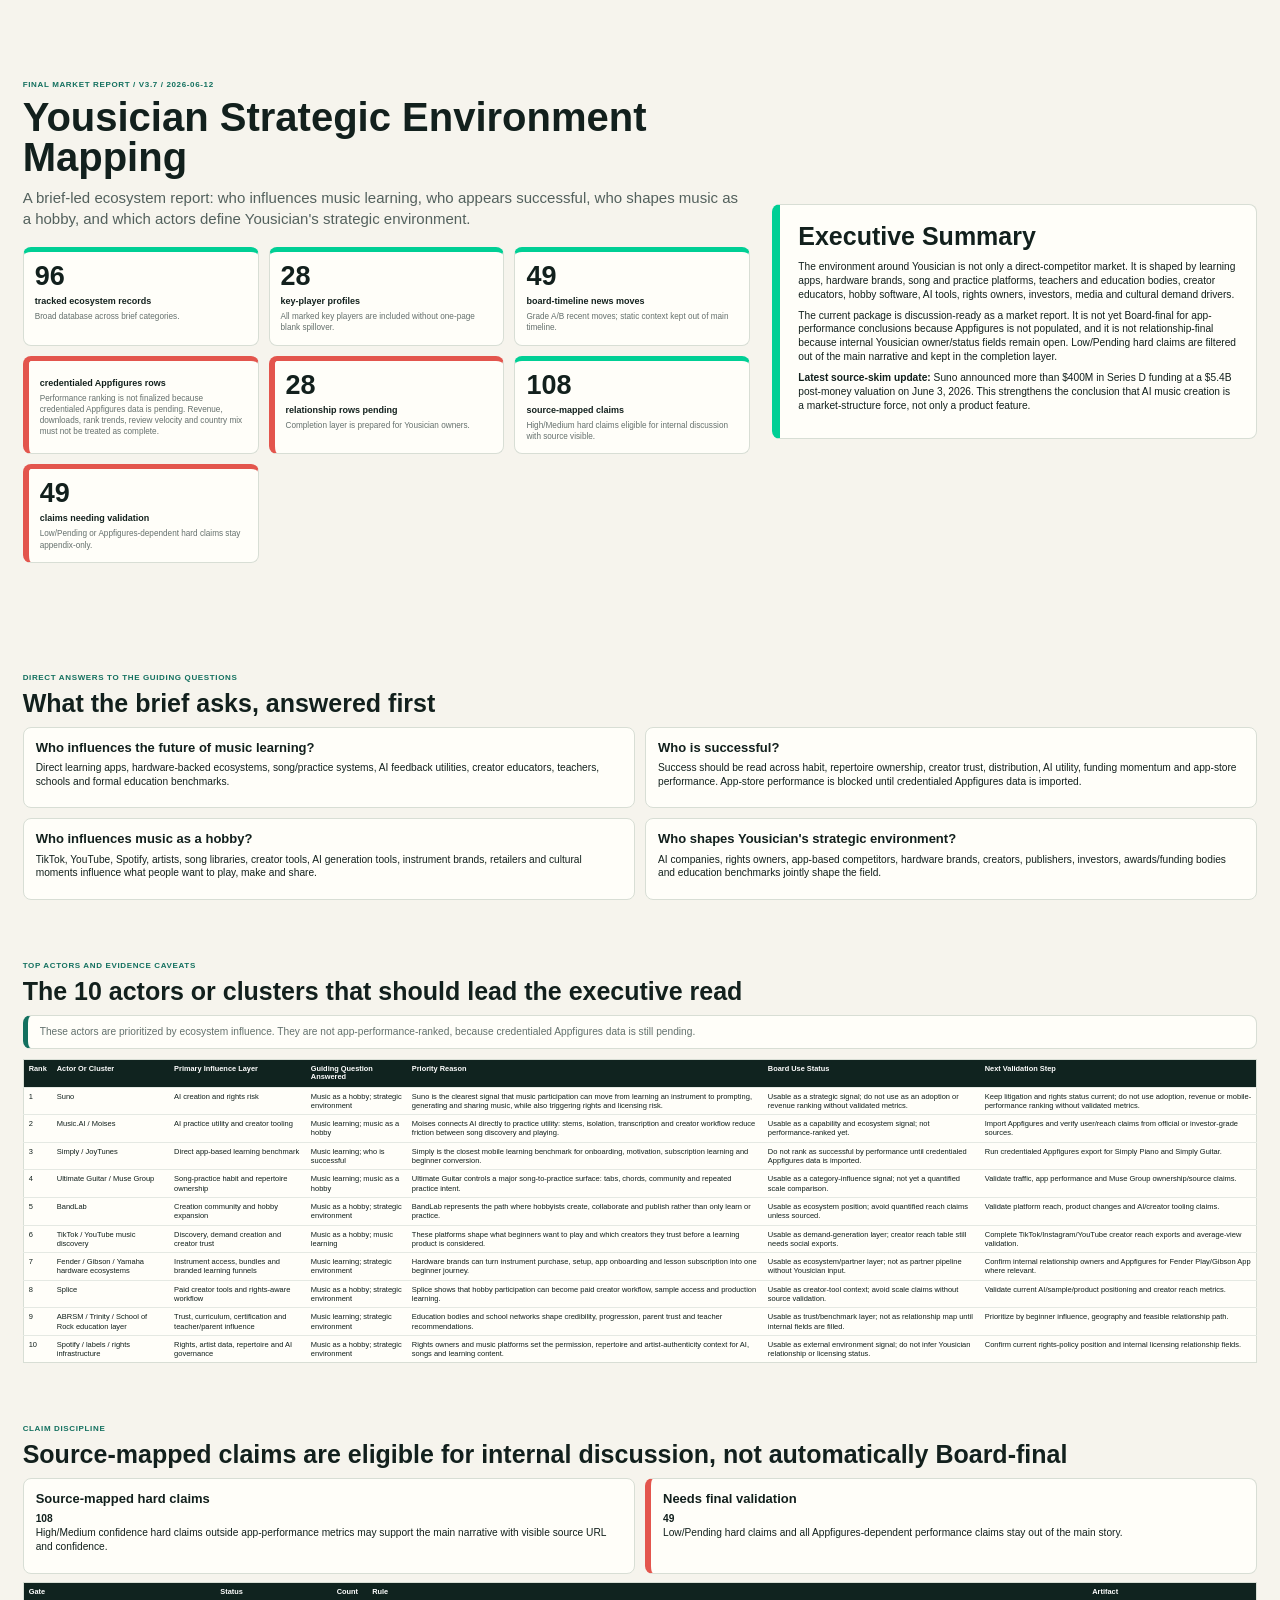
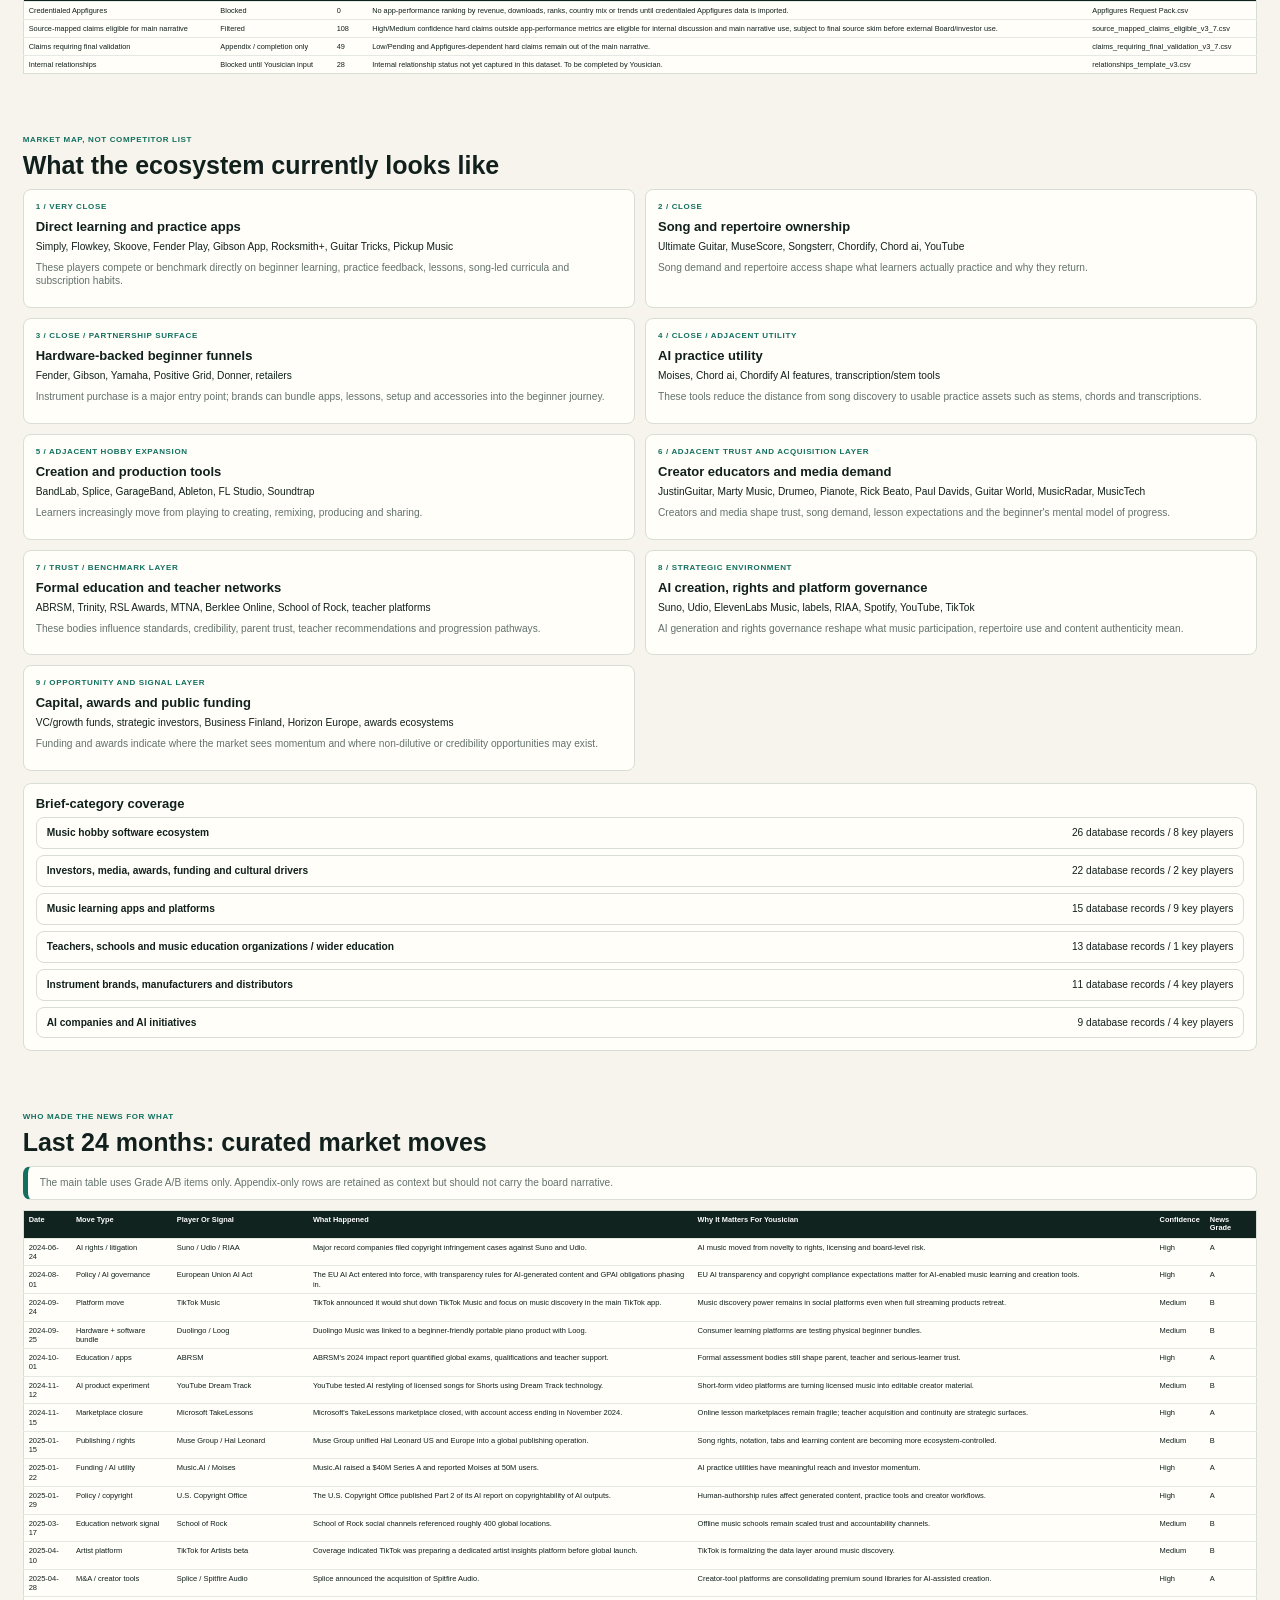
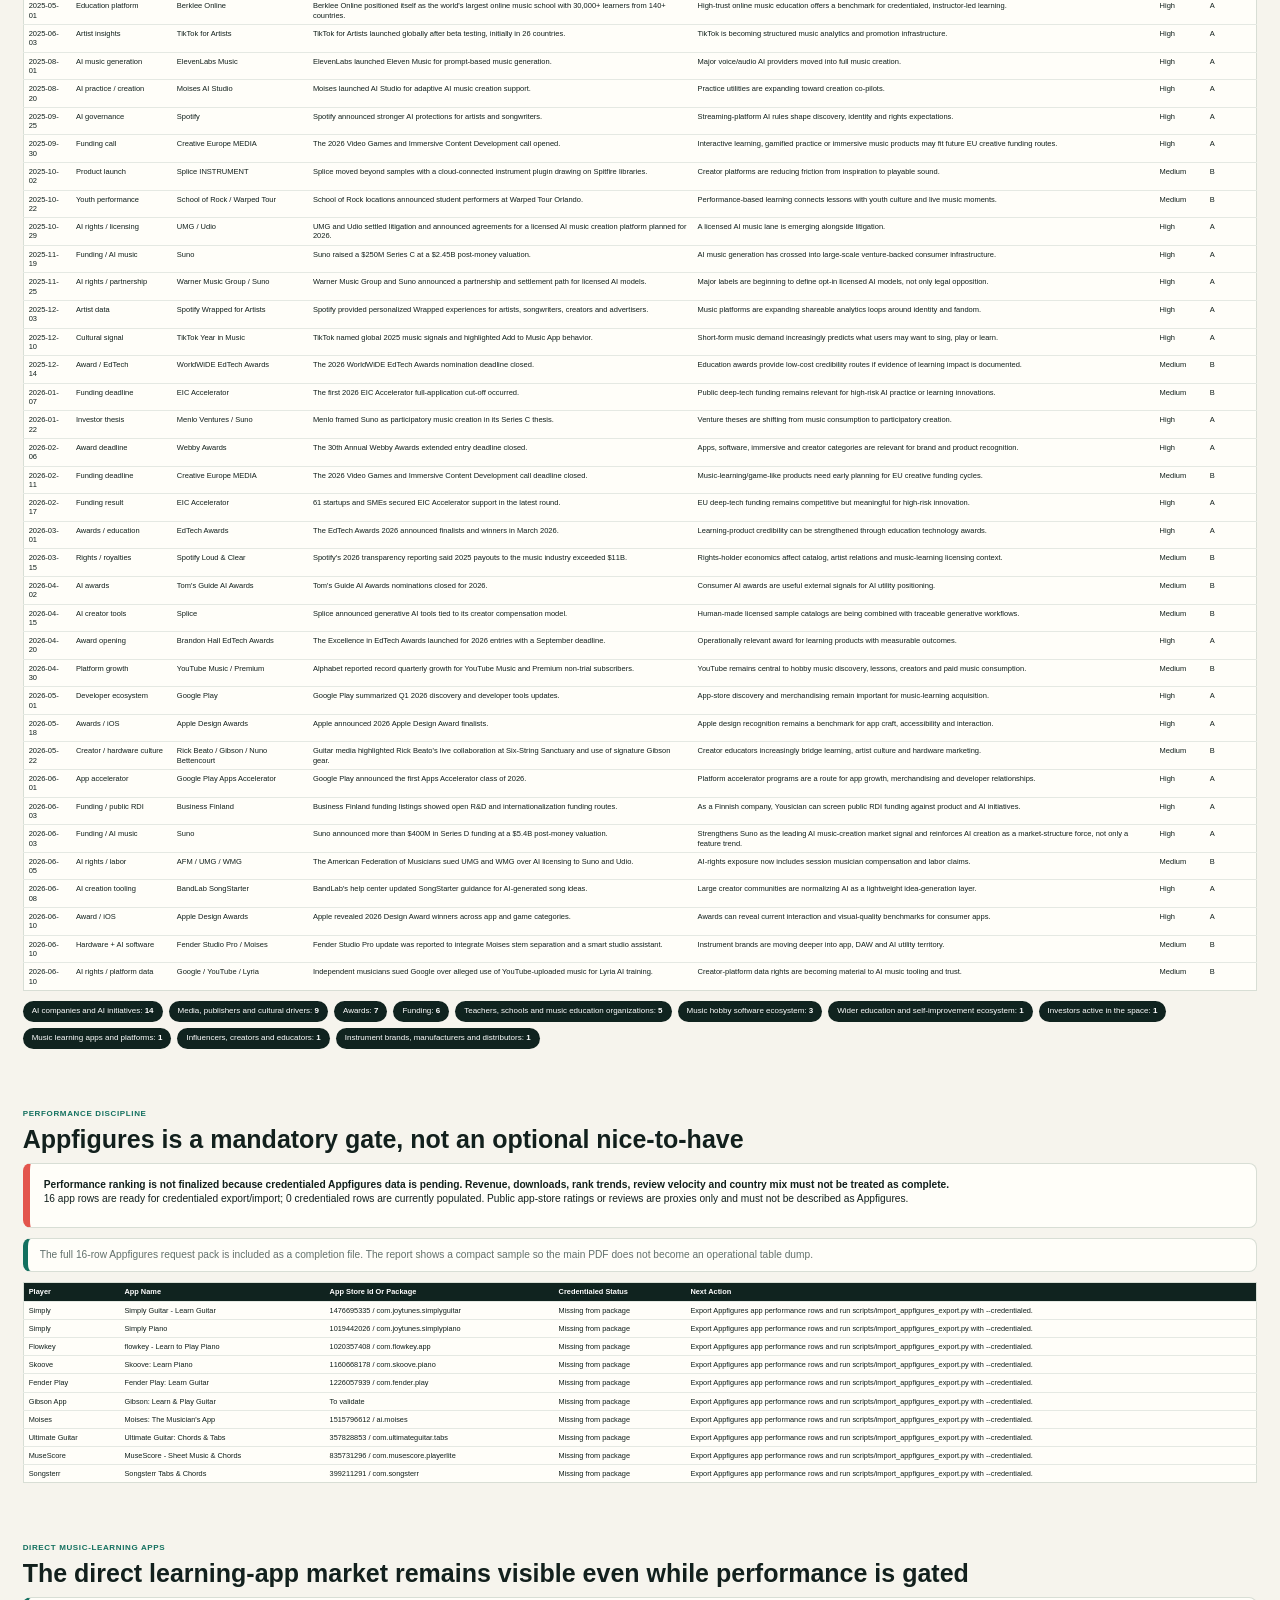
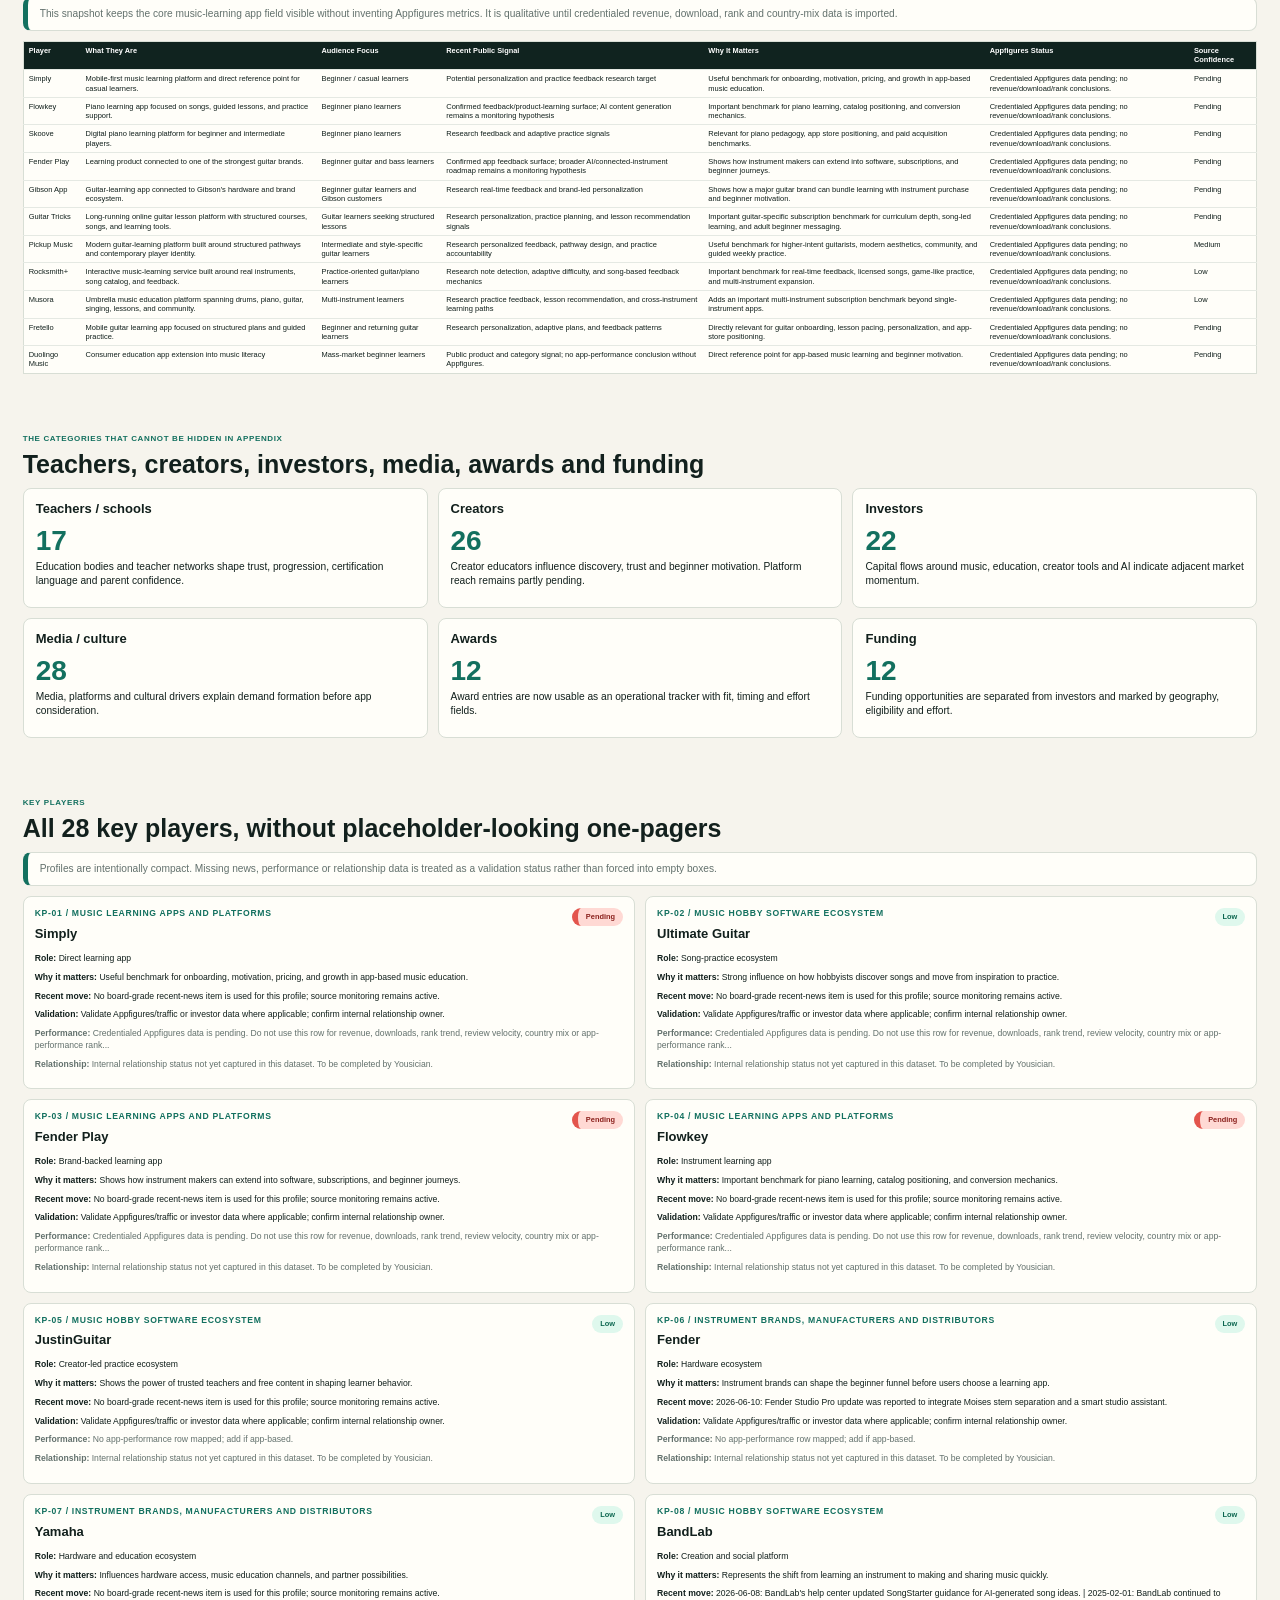
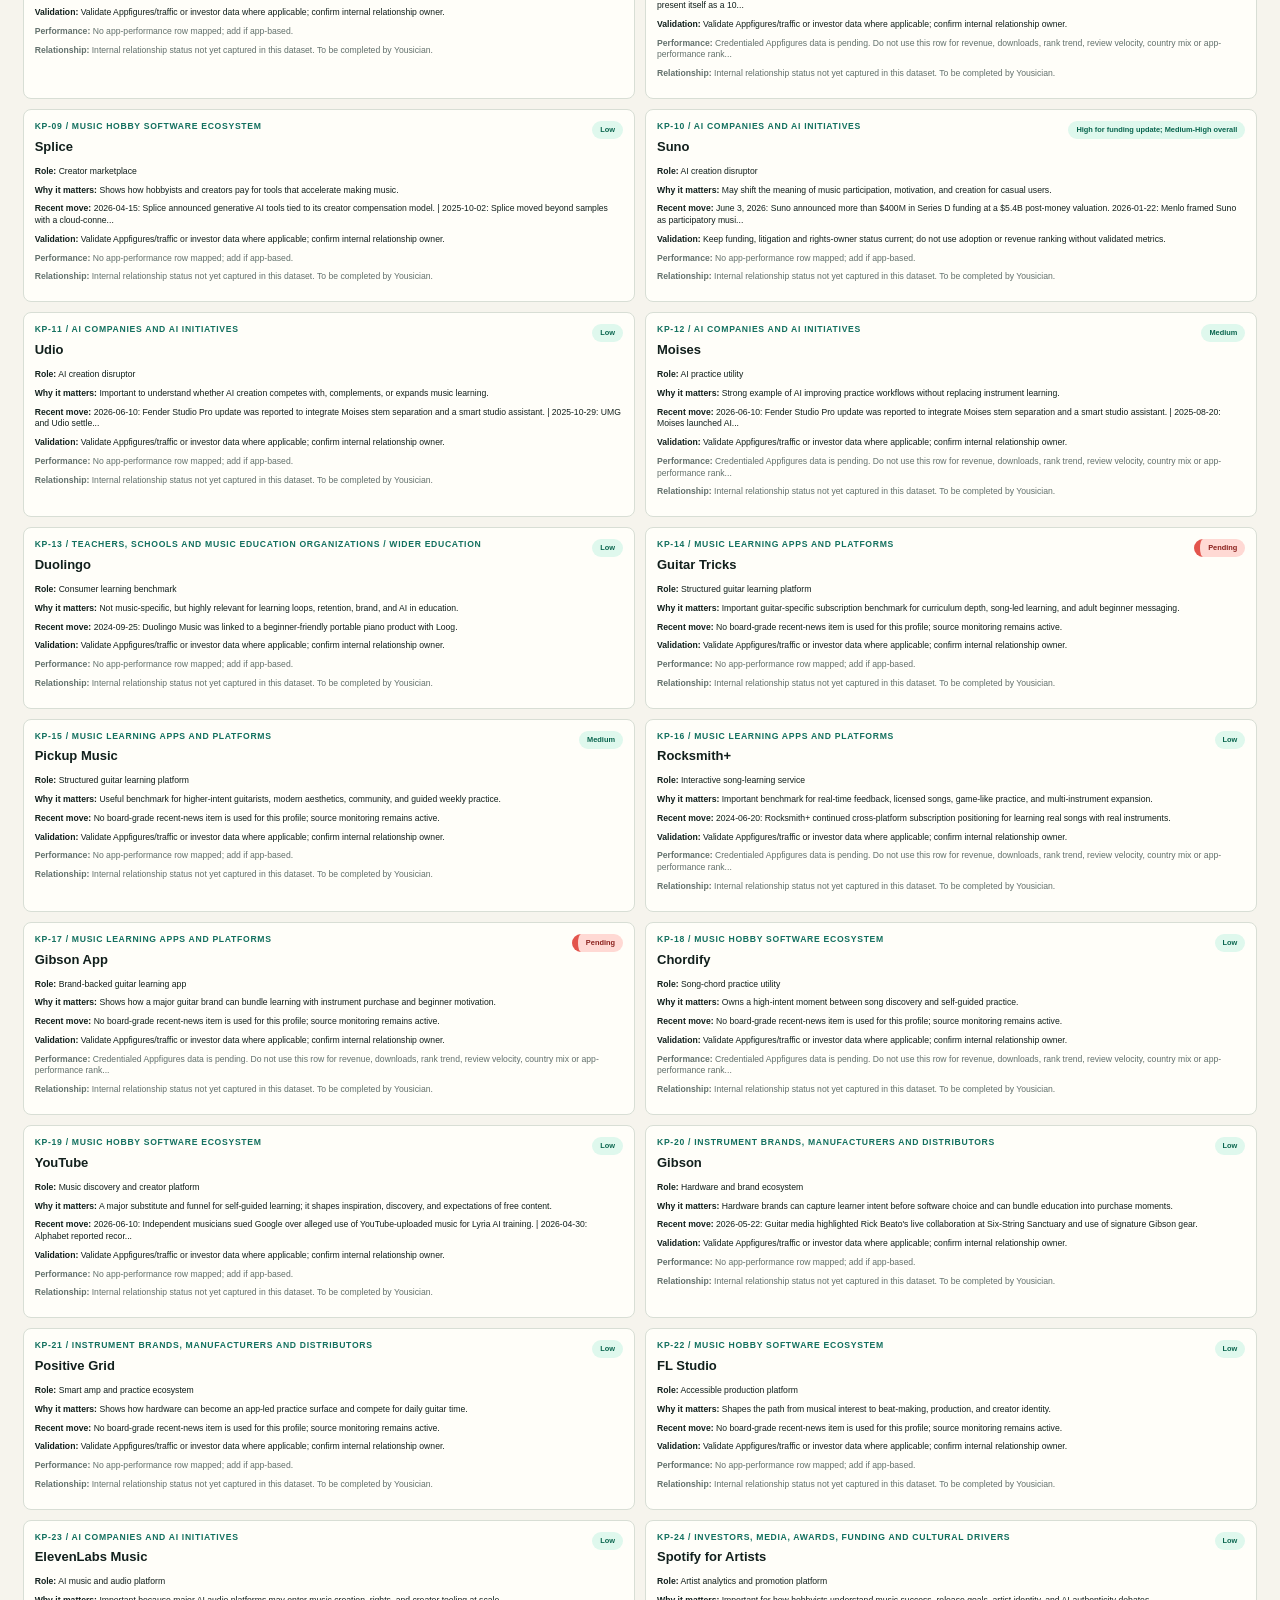
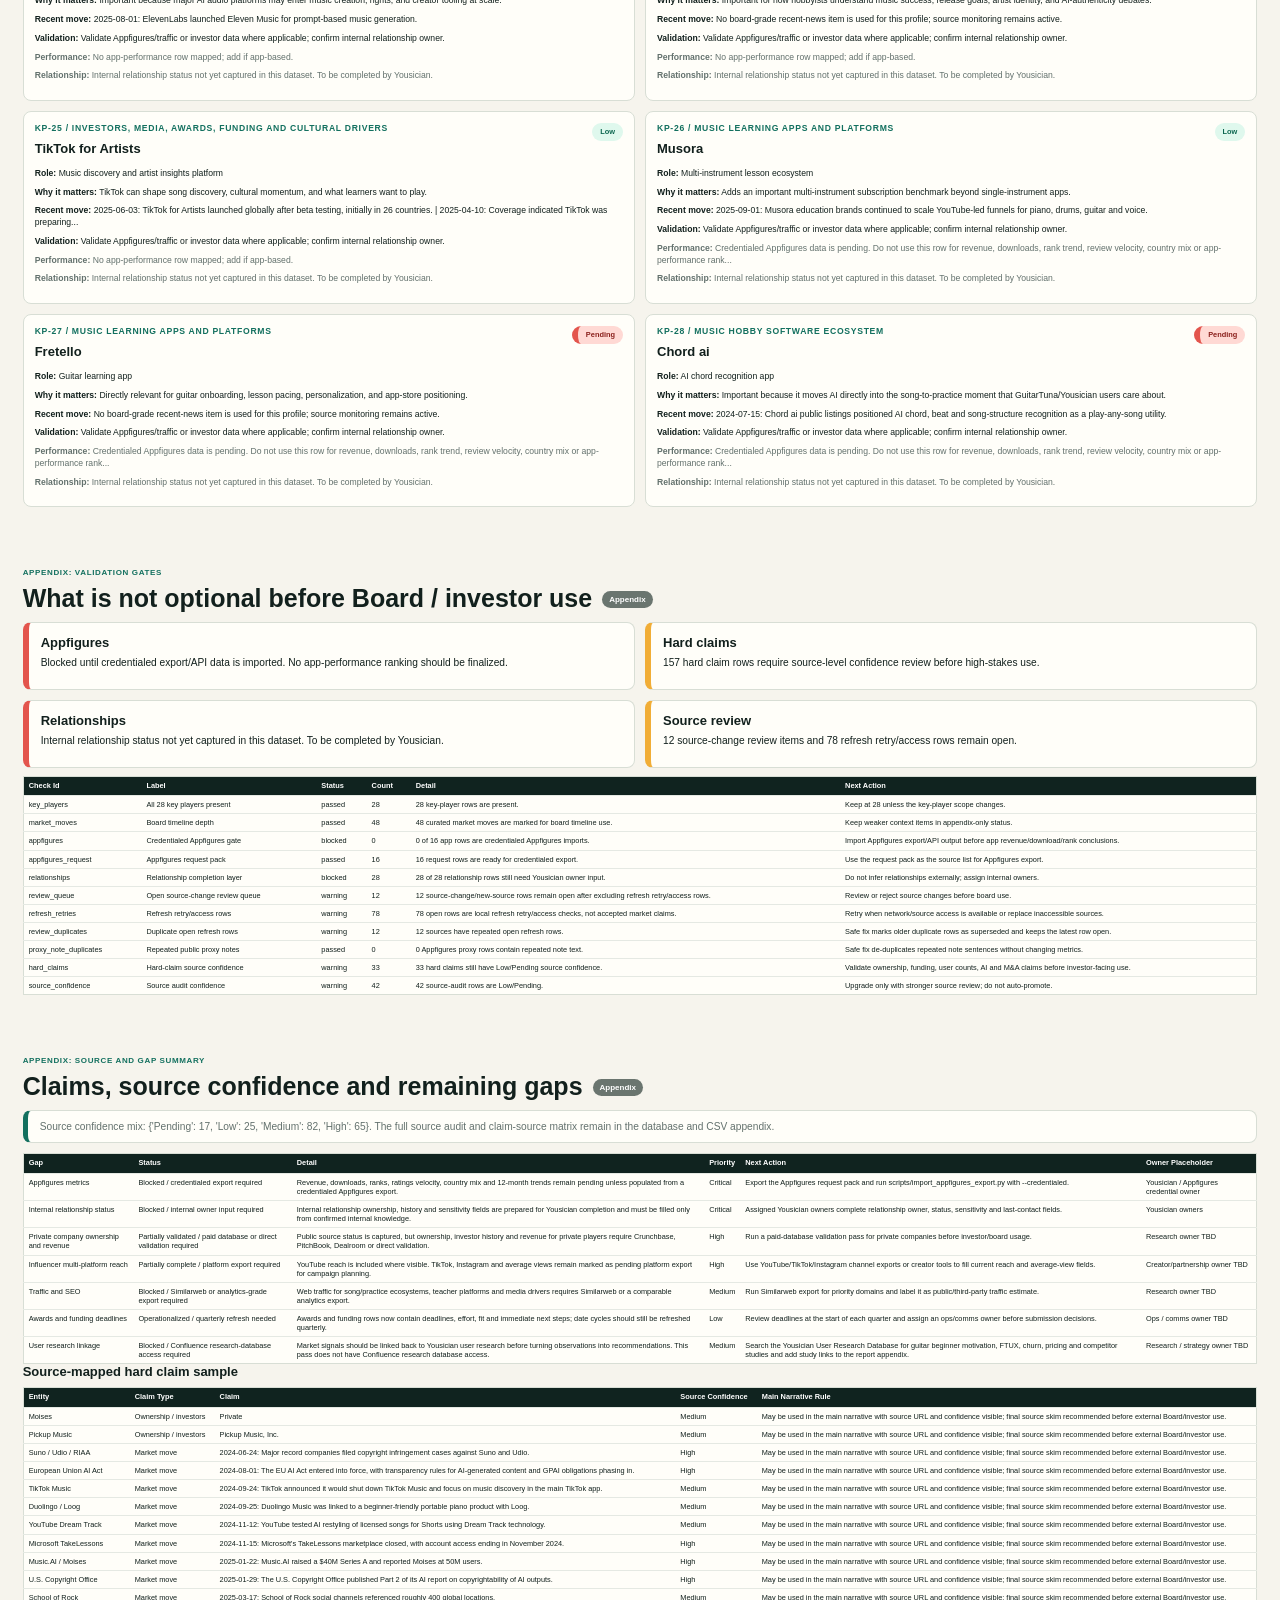
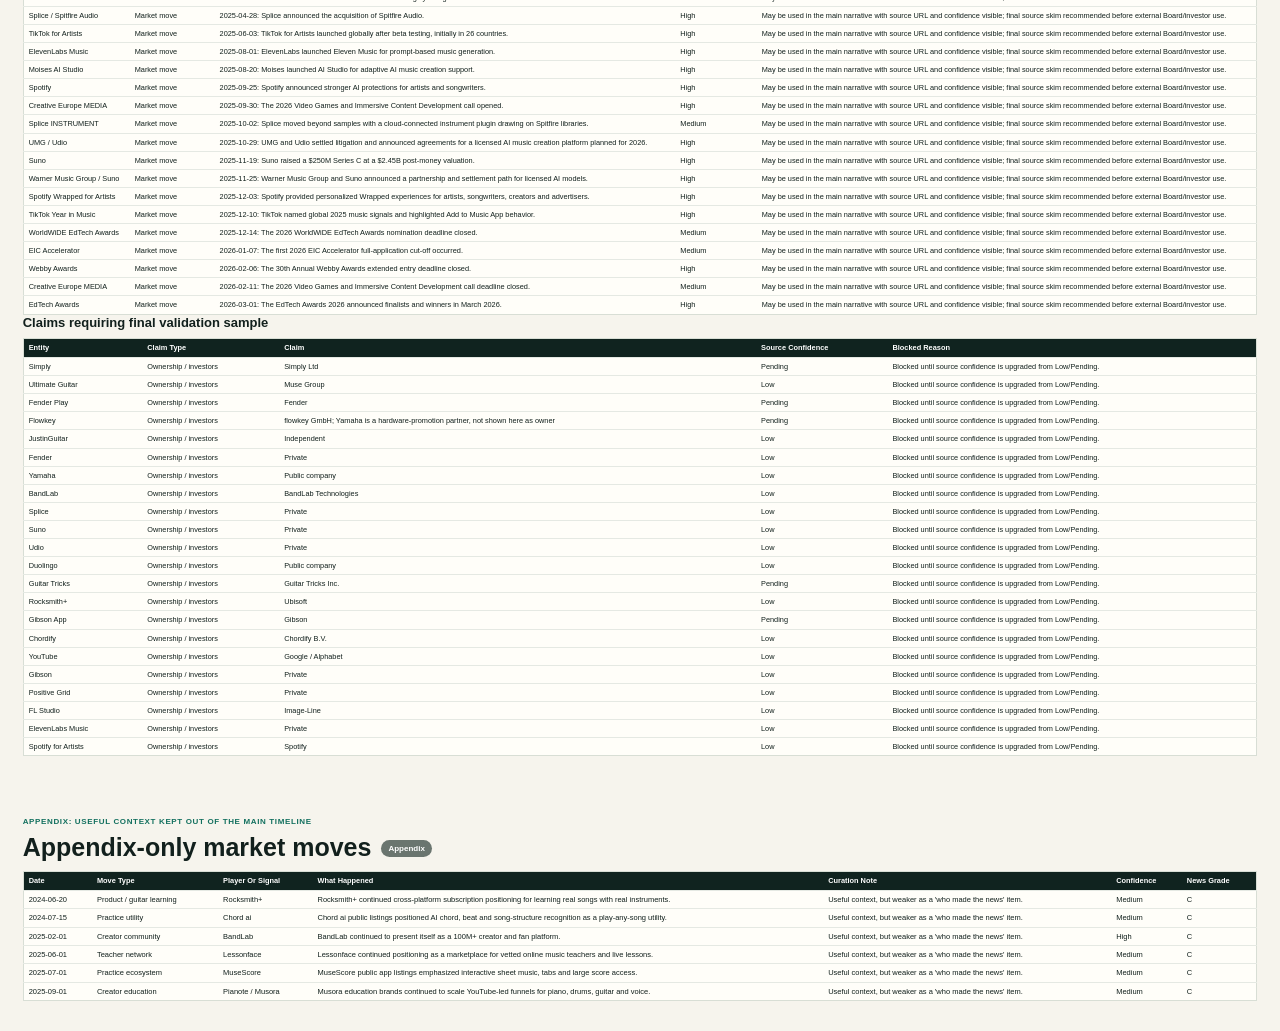
<file: deliverables/Yousician Strategic Environment Mapping - Final Market Report v3.7.html>
<!doctype html>
<html lang="en">
<head>
  <meta charset="utf-8" />
  <title>Yousician Strategic Environment Mapping - Final Market Report v3.7</title>
  <style>
    @page { size: A4 landscape; margin: 12mm; }
    * { box-sizing: border-box; }
    html, body { margin: 0; padding: 0; }
    body {
      background: #f6f4ed;
      color: #12201d;
      font-family: -apple-system, BlinkMacSystemFont, "Segoe UI", Arial, sans-serif;
      font-size: 10.2px;
      line-height: 1.36;
      letter-spacing: 0;
    }
    section { padding: 8mm 6mm; break-inside: auto; }
    .hero { min-height: 170mm; display: grid; grid-template-columns: 1.2fr .8fr; gap: 22px; align-items: center; break-after: page; }
    .chapter { break-before: page; }
    .chapter + .chapter { margin-top: 0; }
    .kicker, .eyebrow { margin: 0 0 6px; text-transform: uppercase; font-weight: 800; color: #13705f; font-size: 8px; letter-spacing: .08em; }
    h1 { margin: 0 0 10px; font-size: 40px; line-height: 1.02; letter-spacing: 0; max-width: 760px; }
    h2 { margin: 0 0 10px; font-size: 25px; line-height: 1.08; letter-spacing: 0; }
    h3 { margin: 0 0 6px; font-size: 13px; line-height: 1.16; letter-spacing: 0; }
    p { margin: 0 0 7px; }
    .lead { max-width: 760px; font-size: 15px; color: #53615d; }
    .summary-box, .warning, .note, article, .metric, .category-panel, .category-row {
      background: #fffef9;
      border: 1px solid #d8ded5;
      border-radius: 8px;
    }
    .summary-box { padding: 18px; border-left: 8px solid #00cf95; }
    .metrics { display: grid; grid-template-columns: repeat(3, 1fr); gap: 10px; margin-top: 18px; }
    .metric { padding: 11px; min-height: 78px; border-top: 5px solid #00cf95; }
    .metric.watch { border-top-color: #f1ad36; }
    .metric.risk { border-top-color: #e3554d; }
    .metric strong { display: block; font-size: 27px; line-height: 1; }
    .metric span { display: block; font-weight: 800; font-size: 9px; margin: 5px 0 4px; }
    .metric p { font-size: 8.2px; color: #65706d; margin: 0; }
    .answer-grid, .ecosystem-grid, .four-pack, .gate-grid { display: grid; grid-template-columns: repeat(2, 1fr); gap: 10px; }
    .answer-grid article, .ecosystem-grid article, .four-pack article, .gate-grid article { padding: 12px; break-inside: avoid; }
    .four-pack { grid-template-columns: repeat(3, 1fr); }
    .four-pack strong { display: block; font-size: 28px; color: #13705f; }
    .category-panel { margin-top: 12px; padding: 12px; }
    .category-row { display: flex; justify-content: space-between; gap: 12px; padding: 8px 10px; margin-top: 6px; }
    .muted, .note { color: #63716d; }
    .note { padding: 9px 12px; border-left: 5px solid #13705f; margin: 8px 0 10px; }
    .warning { padding: 14px; border-left: 7px solid #e3554d; margin: 10px 0; }
    .profile-grid { display: grid; grid-template-columns: repeat(2, 1fr); gap: 10px; }
    .profile-card { padding: 11px; break-inside: avoid; min-height: 178px; }
    .profile-top { display: flex; justify-content: space-between; gap: 8px; align-items: flex-start; margin-bottom: 6px; }
    .confidence { flex: 0 0 auto; padding: 4px 8px; border-radius: 999px; font-size: 7.4px; font-weight: 800; background: #dff8ed; color: #0a654e; }
    .confidence.watch { background: #fff1c7; color: #7b5300; }
    .confidence.risk { background: #ffd9d4; color: #8b211d; }
    .profile-card p { font-size: 8.65px; }
    table { width: 100%; border-collapse: collapse; background: #fffef9; border: 1px solid #d8ded5; margin-top: 8px; break-inside: auto; }
    thead { display: table-header-group; }
    tr { break-inside: avoid; }
    th { background: #10231f; color: #fff; text-align: left; font-size: 7.4px; line-height: 1.15; padding: 5px; vertical-align: top; }
    td { border-top: 1px solid #e5e9e3; font-size: 7.25px; line-height: 1.24; padding: 4px 5px; vertical-align: top; }
    .executive-table td, .moves-table td { font-size: 7.5px; }
    .request-table td, .quality-table td, .gap-table td, .claim-table td { font-size: 7.35px; }
    .move-counts { display: flex; flex-wrap: wrap; gap: 6px; margin-top: 10px; }
    .move-counts span { background: #10231f; color: white; border-radius: 999px; padding: 5px 9px; font-size: 8px; }
    .appendix h2::after { content: "Appendix"; margin-left: 10px; font-size: 8px; color: #fff; background: #6a756f; padding: 4px 7px; border-radius: 999px; vertical-align: middle; }
    .risk { border-left: 6px solid #e3554d; }
    .watch { border-left: 6px solid #f1ad36; }
    @media print {
      a { color: inherit; text-decoration: none; }
    }
  </style>
</head>
<body>
  
      <section class="hero">
        <div>
          <p class="kicker">Final market report / v3.7 / 2026-06-12</p>
          <h1>Yousician Strategic Environment Mapping</h1>
          <p class="lead">A brief-led ecosystem report: who influences music learning, who appears successful, who shapes music as a hobby, and which actors define Yousician's strategic environment.</p>
          <div class="metrics">
      <div class="metric ready">
        <strong>96</strong>
        <span>tracked ecosystem records</span>
        <p>Broad database across brief categories.</p>
      </div>
    
      <div class="metric ready">
        <strong>28</strong>
        <span>key-player profiles</span>
        <p>All marked key players are included without one-page blank spillover.</p>
      </div>
    
      <div class="metric ready">
        <strong>49</strong>
        <span>board-timeline news moves</span>
        <p>Grade A/B recent moves; static context kept out of main timeline.</p>
      </div>
    
      <div class="metric risk">
        <strong></strong>
        <span>credentialed Appfigures rows</span>
        <p>Performance ranking is not finalized because credentialed Appfigures data is pending. Revenue, downloads, rank trends, review velocity and country mix must not be treated as complete.</p>
      </div>
    
      <div class="metric risk">
        <strong>28</strong>
        <span>relationship rows pending</span>
        <p>Completion layer is prepared for Yousician owners.</p>
      </div>
    
      <div class="metric ready">
        <strong>108</strong>
        <span>source-mapped claims</span>
        <p>High/Medium hard claims eligible for internal discussion with source visible.</p>
      </div>
    
      <div class="metric risk">
        <strong>49</strong>
        <span>claims needing validation</span>
        <p>Low/Pending or Appfigures-dependent hard claims stay appendix-only.</p>
      </div>
    </div>
        </div>
        <aside class="summary-box">
          <h2>Executive Summary</h2>
          <p>The environment around Yousician is not only a direct-competitor market. It is shaped by learning apps, hardware brands, song and practice platforms, teachers and education bodies, creator educators, hobby software, AI tools, rights owners, investors, media and cultural demand drivers.</p>
          <p>The current package is discussion-ready as a market report. It is not yet Board-final for app-performance conclusions because Appfigures is not populated, and it is not relationship-final because internal Yousician owner/status fields remain open. Low/Pending hard claims are filtered out of the main narrative and kept in the completion layer.</p>
          <p><b>Latest source-skim update:</b> Suno announced more than $400M in Series D funding at a $5.4B post-money valuation on June 3, 2026. This strengthens the conclusion that AI music creation is a market-structure force, not only a product feature.</p>
        </aside>
      </section>

      <section class="chapter">
        <p class="kicker">Direct answers to the guiding questions</p>
        <h2>What the brief asks, answered first</h2>
        <div class="answer-grid">
          <article><h3>Who influences the future of music learning?</h3><p>Direct learning apps, hardware-backed ecosystems, song/practice systems, AI feedback utilities, creator educators, teachers, schools and formal education benchmarks.</p></article>
          <article><h3>Who is successful?</h3><p>Success should be read across habit, repertoire ownership, creator trust, distribution, AI utility, funding momentum and app-store performance. App-store performance is blocked until credentialed Appfigures data is imported.</p></article>
          <article><h3>Who influences music as a hobby?</h3><p>TikTok, YouTube, Spotify, artists, song libraries, creator tools, AI generation tools, instrument brands, retailers and cultural moments influence what people want to play, make and share.</p></article>
          <article><h3>Who shapes Yousician's strategic environment?</h3><p>AI companies, rights owners, app-based competitors, hardware brands, creators, publishers, investors, awards/funding bodies and education benchmarks jointly shape the field.</p></article>
        </div>
      </section>

      <section class="chapter">
        <p class="kicker">Top actors and evidence caveats</p>
        <h2>The 10 actors or clusters that should lead the executive read</h2>
        <p class="note">These actors are prioritized by ecosystem influence. They are not app-performance-ranked, because credentialed Appfigures data is still pending.</p>
        <table class='executive-table'><thead><tr><th>Rank</th><th>Actor Or Cluster</th><th>Primary Influence Layer</th><th>Guiding Question Answered</th><th>Priority Reason</th><th>Board Use Status</th><th>Next Validation Step</th></tr></thead><tbody><tr><td>1</td><td>Suno</td><td>AI creation and rights risk</td><td>Music as a hobby; strategic environment</td><td>Suno is the clearest signal that music participation can move from learning an instrument to prompting, generating and sharing music, while also triggering rights and licensing risk.</td><td>Usable as a strategic signal; do not use as an adoption or revenue ranking without validated metrics.</td><td>Keep litigation and rights status current; do not use adoption, revenue or mobile-performance ranking without validated metrics.</td></tr><tr><td>2</td><td>Music.AI / Moises</td><td>AI practice utility and creator tooling</td><td>Music learning; music as a hobby</td><td>Moises connects AI directly to practice utility: stems, isolation, transcription and creator workflow reduce friction between song discovery and playing.</td><td>Usable as a capability and ecosystem signal; not performance-ranked yet.</td><td>Import Appfigures and verify user/reach claims from official or investor-grade sources.</td></tr><tr><td>3</td><td>Simply / JoyTunes</td><td>Direct app-based learning benchmark</td><td>Music learning; who is successful</td><td>Simply is the closest mobile learning benchmark for onboarding, motivation, subscription learning and beginner conversion.</td><td>Do not rank as successful by performance until credentialed Appfigures data is imported.</td><td>Run credentialed Appfigures export for Simply Piano and Simply Guitar.</td></tr><tr><td>4</td><td>Ultimate Guitar / Muse Group</td><td>Song-practice habit and repertoire ownership</td><td>Music learning; music as a hobby</td><td>Ultimate Guitar controls a major song-to-practice surface: tabs, chords, community and repeated practice intent.</td><td>Usable as a category-influence signal; not yet a quantified scale comparison.</td><td>Validate traffic, app performance and Muse Group ownership/source claims.</td></tr><tr><td>5</td><td>BandLab</td><td>Creation community and hobby expansion</td><td>Music as a hobby; strategic environment</td><td>BandLab represents the path where hobbyists create, collaborate and publish rather than only learn or practice.</td><td>Usable as ecosystem position; avoid quantified reach claims unless sourced.</td><td>Validate platform reach, product changes and AI/creator tooling claims.</td></tr><tr><td>6</td><td>TikTok / YouTube music discovery</td><td>Discovery, demand creation and creator trust</td><td>Music as a hobby; music learning</td><td>These platforms shape what beginners want to play and which creators they trust before a learning product is considered.</td><td>Usable as demand-generation layer; creator reach table still needs social exports.</td><td>Complete TikTok/Instagram/YouTube creator reach exports and average-view validation.</td></tr><tr><td>7</td><td>Fender / Gibson / Yamaha hardware ecosystems</td><td>Instrument access, bundles and branded learning funnels</td><td>Music learning; strategic environment</td><td>Hardware brands can turn instrument purchase, setup, app onboarding and lesson subscription into one beginner journey.</td><td>Usable as ecosystem/partner layer; not as partner pipeline without Yousician input.</td><td>Confirm internal relationship owners and Appfigures for Fender Play/Gibson App where relevant.</td></tr><tr><td>8</td><td>Splice</td><td>Paid creator tools and rights-aware workflow</td><td>Music as a hobby; strategic environment</td><td>Splice shows that hobby participation can become paid creator workflow, sample access and production learning.</td><td>Usable as creator-tool context; avoid scale claims without source validation.</td><td>Validate current AI/sample/product positioning and creator reach metrics.</td></tr><tr><td>9</td><td>ABRSM / Trinity / School of Rock education layer</td><td>Trust, curriculum, certification and teacher/parent influence</td><td>Music learning; strategic environment</td><td>Education bodies and school networks shape credibility, progression, parent trust and teacher recommendations.</td><td>Usable as trust/benchmark layer; not as relationship map until internal fields are filled.</td><td>Prioritize by beginner influence, geography and feasible relationship path.</td></tr><tr><td>10</td><td>Spotify / labels / rights infrastructure</td><td>Rights, artist data, repertoire and AI governance</td><td>Music as a hobby; strategic environment</td><td>Rights owners and music platforms set the permission, repertoire and artist-authenticity context for AI, songs and learning content.</td><td>Usable as external environment signal; do not infer Yousician relationship or licensing status.</td><td>Confirm current rights-policy position and internal licensing relationship fields.</td></tr></tbody></table>
      </section>

      <section class="chapter">
        <p class="kicker">Claim discipline</p>
        <h2>Source-mapped claims are eligible for internal discussion, not automatically Board-final</h2>
        <div class="gate-grid">
          <article><h3>Source-mapped hard claims</h3><strong>108</strong><p>High/Medium confidence hard claims outside app-performance metrics may support the main narrative with visible source URL and confidence.</p></article>
          <article class="risk"><h3>Needs final validation</h3><strong>49</strong><p>Low/Pending hard claims and all Appfigures-dependent performance claims stay out of the main story.</p></article>
        </div>
        <table class='quality-table'><thead><tr><th>Gate</th><th>Status</th><th>Count</th><th>Rule</th><th>Artifact</th></tr></thead><tbody><tr><td>Credentialed Appfigures</td><td>Blocked</td><td>0</td><td>No app-performance ranking by revenue, downloads, ranks, country mix or trends until credentialed Appfigures data is imported.</td><td>Appfigures Request Pack.csv</td></tr><tr><td>Source-mapped claims eligible for main narrative</td><td>Filtered</td><td>108</td><td>High/Medium confidence hard claims outside app-performance metrics are eligible for internal discussion and main narrative use, subject to final source skim before external Board/investor use.</td><td>source_mapped_claims_eligible_v3_7.csv</td></tr><tr><td>Claims requiring final validation</td><td>Appendix / completion only</td><td>49</td><td>Low/Pending and Appfigures-dependent hard claims remain out of the main narrative.</td><td>claims_requiring_final_validation_v3_7.csv</td></tr><tr><td>Internal relationships</td><td>Blocked until Yousician input</td><td>28</td><td>Internal relationship status not yet captured in this dataset. To be completed by Yousician.</td><td>relationships_template_v3.csv</td></tr></tbody></table>
      </section>

      <section class="chapter">
        <p class="kicker">Market map, not competitor list</p>
        <h2>What the ecosystem currently looks like</h2>
        <div class="ecosystem-grid">
        <article class="cluster">
          <p class="eyebrow">1 / Very close</p>
          <h3>Direct learning and practice apps</h3>
          <p>Simply, Flowkey, Skoove, Fender Play, Gibson App, Rocksmith+, Guitar Tricks, Pickup Music</p>
          <p class="muted">These players compete or benchmark directly on beginner learning, practice feedback, lessons, song-led curricula and subscription habits.</p>
        </article>
        
        <article class="cluster">
          <p class="eyebrow">2 / Close</p>
          <h3>Song and repertoire ownership</h3>
          <p>Ultimate Guitar, MuseScore, Songsterr, Chordify, Chord ai, YouTube</p>
          <p class="muted">Song demand and repertoire access shape what learners actually practice and why they return.</p>
        </article>
        
        <article class="cluster">
          <p class="eyebrow">3 / Close / partnership surface</p>
          <h3>Hardware-backed beginner funnels</h3>
          <p>Fender, Gibson, Yamaha, Positive Grid, Donner, retailers</p>
          <p class="muted">Instrument purchase is a major entry point; brands can bundle apps, lessons, setup and accessories into the beginner journey.</p>
        </article>
        
        <article class="cluster">
          <p class="eyebrow">4 / Close / adjacent utility</p>
          <h3>AI practice utility</h3>
          <p>Moises, Chord ai, Chordify AI features, transcription/stem tools</p>
          <p class="muted">These tools reduce the distance from song discovery to usable practice assets such as stems, chords and transcriptions.</p>
        </article>
        
        <article class="cluster">
          <p class="eyebrow">5 / Adjacent hobby expansion</p>
          <h3>Creation and production tools</h3>
          <p>BandLab, Splice, GarageBand, Ableton, FL Studio, Soundtrap</p>
          <p class="muted">Learners increasingly move from playing to creating, remixing, producing and sharing.</p>
        </article>
        
        <article class="cluster">
          <p class="eyebrow">6 / Adjacent trust and acquisition layer</p>
          <h3>Creator educators and media demand</h3>
          <p>JustinGuitar, Marty Music, Drumeo, Pianote, Rick Beato, Paul Davids, Guitar World, MusicRadar, MusicTech</p>
          <p class="muted">Creators and media shape trust, song demand, lesson expectations and the beginner&#x27;s mental model of progress.</p>
        </article>
        
        <article class="cluster">
          <p class="eyebrow">7 / Trust / benchmark layer</p>
          <h3>Formal education and teacher networks</h3>
          <p>ABRSM, Trinity, RSL Awards, MTNA, Berklee Online, School of Rock, teacher platforms</p>
          <p class="muted">These bodies influence standards, credibility, parent trust, teacher recommendations and progression pathways.</p>
        </article>
        
        <article class="cluster">
          <p class="eyebrow">8 / Strategic environment</p>
          <h3>AI creation, rights and platform governance</h3>
          <p>Suno, Udio, ElevenLabs Music, labels, RIAA, Spotify, YouTube, TikTok</p>
          <p class="muted">AI generation and rights governance reshape what music participation, repertoire use and content authenticity mean.</p>
        </article>
        
        <article class="cluster">
          <p class="eyebrow">9 / Opportunity and signal layer</p>
          <h3>Capital, awards and public funding</h3>
          <p>VC/growth funds, strategic investors, Business Finland, Horizon Europe, awards ecosystems</p>
          <p class="muted">Funding and awards indicate where the market sees momentum and where non-dilutive or credibility opportunities may exist.</p>
        </article>
        </div>
        <div class="category-panel">
          <h3>Brief-category coverage</h3>
          
        <div class="category-row">
          <strong>Music hobby software ecosystem</strong>
          <span>26 database records / 8 key players</span>
        </div>
        
        <div class="category-row">
          <strong>Investors, media, awards, funding and cultural drivers</strong>
          <span>22 database records / 2 key players</span>
        </div>
        
        <div class="category-row">
          <strong>Music learning apps and platforms</strong>
          <span>15 database records / 9 key players</span>
        </div>
        
        <div class="category-row">
          <strong>Teachers, schools and music education organizations / wider education</strong>
          <span>13 database records / 1 key players</span>
        </div>
        
        <div class="category-row">
          <strong>Instrument brands, manufacturers and distributors</strong>
          <span>11 database records / 4 key players</span>
        </div>
        
        <div class="category-row">
          <strong>AI companies and AI initiatives</strong>
          <span>9 database records / 4 key players</span>
        </div>
        
        </div>
      </section>

      <section class="chapter">
        <p class="kicker">Who made the news for what</p>
        <h2>Last 24 months: curated market moves</h2>
        <p class="note">The main table uses Grade A/B items only. Appendix-only rows are retained as context but should not carry the board narrative.</p>
        <table class='moves-table'><thead><tr><th>Date</th><th>Move Type</th><th>Player Or Signal</th><th>What Happened</th><th>Why It Matters For Yousician</th><th>Confidence</th><th>News Grade</th></tr></thead><tbody><tr><td>2024-06-24</td><td>AI rights / litigation</td><td>Suno / Udio / RIAA</td><td>Major record companies filed copyright infringement cases against Suno and Udio.</td><td>AI music moved from novelty to rights, licensing and board-level risk.</td><td>High</td><td>A</td></tr><tr><td>2024-08-01</td><td>Policy / AI governance</td><td>European Union AI Act</td><td>The EU AI Act entered into force, with transparency rules for AI-generated content and GPAI obligations phasing in.</td><td>EU AI transparency and copyright compliance expectations matter for AI-enabled music learning and creation tools.</td><td>High</td><td>A</td></tr><tr><td>2024-09-24</td><td>Platform move</td><td>TikTok Music</td><td>TikTok announced it would shut down TikTok Music and focus on music discovery in the main TikTok app.</td><td>Music discovery power remains in social platforms even when full streaming products retreat.</td><td>Medium</td><td>B</td></tr><tr><td>2024-09-25</td><td>Hardware + software bundle</td><td>Duolingo / Loog</td><td>Duolingo Music was linked to a beginner-friendly portable piano product with Loog.</td><td>Consumer learning platforms are testing physical beginner bundles.</td><td>Medium</td><td>B</td></tr><tr><td>2024-10-01</td><td>Education / apps</td><td>ABRSM</td><td>ABRSM&#x27;s 2024 impact report quantified global exams, qualifications and teacher support.</td><td>Formal assessment bodies still shape parent, teacher and serious-learner trust.</td><td>High</td><td>A</td></tr><tr><td>2024-11-12</td><td>AI product experiment</td><td>YouTube Dream Track</td><td>YouTube tested AI restyling of licensed songs for Shorts using Dream Track technology.</td><td>Short-form video platforms are turning licensed music into editable creator material.</td><td>Medium</td><td>B</td></tr><tr><td>2024-11-15</td><td>Marketplace closure</td><td>Microsoft TakeLessons</td><td>Microsoft&#x27;s TakeLessons marketplace closed, with account access ending in November 2024.</td><td>Online lesson marketplaces remain fragile; teacher acquisition and continuity are strategic surfaces.</td><td>High</td><td>A</td></tr><tr><td>2025-01-15</td><td>Publishing / rights</td><td>Muse Group / Hal Leonard</td><td>Muse Group unified Hal Leonard US and Europe into a global publishing operation.</td><td>Song rights, notation, tabs and learning content are becoming more ecosystem-controlled.</td><td>Medium</td><td>B</td></tr><tr><td>2025-01-22</td><td>Funding / AI utility</td><td>Music.AI / Moises</td><td>Music.AI raised a $40M Series A and reported Moises at 50M users.</td><td>AI practice utilities have meaningful reach and investor momentum.</td><td>High</td><td>A</td></tr><tr><td>2025-01-29</td><td>Policy / copyright</td><td>U.S. Copyright Office</td><td>The U.S. Copyright Office published Part 2 of its AI report on copyrightability of AI outputs.</td><td>Human-authorship rules affect generated content, practice tools and creator workflows.</td><td>High</td><td>A</td></tr><tr><td>2025-03-17</td><td>Education network signal</td><td>School of Rock</td><td>School of Rock social channels referenced roughly 400 global locations.</td><td>Offline music schools remain scaled trust and accountability channels.</td><td>Medium</td><td>B</td></tr><tr><td>2025-04-10</td><td>Artist platform</td><td>TikTok for Artists beta</td><td>Coverage indicated TikTok was preparing a dedicated artist insights platform before global launch.</td><td>TikTok is formalizing the data layer around music discovery.</td><td>Medium</td><td>B</td></tr><tr><td>2025-04-28</td><td>M&amp;A / creator tools</td><td>Splice / Spitfire Audio</td><td>Splice announced the acquisition of Spitfire Audio.</td><td>Creator-tool platforms are consolidating premium sound libraries for AI-assisted creation.</td><td>High</td><td>A</td></tr><tr><td>2025-05-01</td><td>Education platform</td><td>Berklee Online</td><td>Berklee Online positioned itself as the world&#x27;s largest online music school with 30,000+ learners from 140+ countries.</td><td>High-trust online music education offers a benchmark for credentialed, instructor-led learning.</td><td>High</td><td>A</td></tr><tr><td>2025-06-03</td><td>Artist insights</td><td>TikTok for Artists</td><td>TikTok for Artists launched globally after beta testing, initially in 26 countries.</td><td>TikTok is becoming structured music analytics and promotion infrastructure.</td><td>High</td><td>A</td></tr><tr><td>2025-08-01</td><td>AI music generation</td><td>ElevenLabs Music</td><td>ElevenLabs launched Eleven Music for prompt-based music generation.</td><td>Major voice/audio AI providers moved into full music creation.</td><td>High</td><td>A</td></tr><tr><td>2025-08-20</td><td>AI practice / creation</td><td>Moises AI Studio</td><td>Moises launched AI Studio for adaptive AI music creation support.</td><td>Practice utilities are expanding toward creation co-pilots.</td><td>High</td><td>A</td></tr><tr><td>2025-09-25</td><td>AI governance</td><td>Spotify</td><td>Spotify announced stronger AI protections for artists and songwriters.</td><td>Streaming-platform AI rules shape discovery, identity and rights expectations.</td><td>High</td><td>A</td></tr><tr><td>2025-09-30</td><td>Funding call</td><td>Creative Europe MEDIA</td><td>The 2026 Video Games and Immersive Content Development call opened.</td><td>Interactive learning, gamified practice or immersive music products may fit future EU creative funding routes.</td><td>High</td><td>A</td></tr><tr><td>2025-10-02</td><td>Product launch</td><td>Splice INSTRUMENT</td><td>Splice moved beyond samples with a cloud-connected instrument plugin drawing on Spitfire libraries.</td><td>Creator platforms are reducing friction from inspiration to playable sound.</td><td>Medium</td><td>B</td></tr><tr><td>2025-10-22</td><td>Youth performance</td><td>School of Rock / Warped Tour</td><td>School of Rock locations announced student performers at Warped Tour Orlando.</td><td>Performance-based learning connects lessons with youth culture and live music moments.</td><td>Medium</td><td>B</td></tr><tr><td>2025-10-29</td><td>AI rights / licensing</td><td>UMG / Udio</td><td>UMG and Udio settled litigation and announced agreements for a licensed AI music creation platform planned for 2026.</td><td>A licensed AI music lane is emerging alongside litigation.</td><td>High</td><td>A</td></tr><tr><td>2025-11-19</td><td>Funding / AI music</td><td>Suno</td><td>Suno raised a $250M Series C at a $2.45B post-money valuation.</td><td>AI music generation has crossed into large-scale venture-backed consumer infrastructure.</td><td>High</td><td>A</td></tr><tr><td>2025-11-25</td><td>AI rights / partnership</td><td>Warner Music Group / Suno</td><td>Warner Music Group and Suno announced a partnership and settlement path for licensed AI models.</td><td>Major labels are beginning to define opt-in licensed AI models, not only legal opposition.</td><td>High</td><td>A</td></tr><tr><td>2025-12-03</td><td>Artist data</td><td>Spotify Wrapped for Artists</td><td>Spotify provided personalized Wrapped experiences for artists, songwriters, creators and advertisers.</td><td>Music platforms are expanding shareable analytics loops around identity and fandom.</td><td>High</td><td>A</td></tr><tr><td>2025-12-10</td><td>Cultural signal</td><td>TikTok Year in Music</td><td>TikTok named global 2025 music signals and highlighted Add to Music App behavior.</td><td>Short-form music demand increasingly predicts what users may want to sing, play or learn.</td><td>High</td><td>A</td></tr><tr><td>2025-12-14</td><td>Award / EdTech</td><td>WorldWiDE EdTech Awards</td><td>The 2026 WorldWiDE EdTech Awards nomination deadline closed.</td><td>Education awards provide low-cost credibility routes if evidence of learning impact is documented.</td><td>Medium</td><td>B</td></tr><tr><td>2026-01-07</td><td>Funding deadline</td><td>EIC Accelerator</td><td>The first 2026 EIC Accelerator full-application cut-off occurred.</td><td>Public deep-tech funding remains relevant for high-risk AI practice or learning innovations.</td><td>Medium</td><td>B</td></tr><tr><td>2026-01-22</td><td>Investor thesis</td><td>Menlo Ventures / Suno</td><td>Menlo framed Suno as participatory music creation in its Series C thesis.</td><td>Venture theses are shifting from music consumption to participatory creation.</td><td>High</td><td>A</td></tr><tr><td>2026-02-06</td><td>Award deadline</td><td>Webby Awards</td><td>The 30th Annual Webby Awards extended entry deadline closed.</td><td>Apps, software, immersive and creator categories are relevant for brand and product recognition.</td><td>High</td><td>A</td></tr><tr><td>2026-02-11</td><td>Funding deadline</td><td>Creative Europe MEDIA</td><td>The 2026 Video Games and Immersive Content Development call deadline closed.</td><td>Music-learning/game-like products need early planning for EU creative funding cycles.</td><td>Medium</td><td>B</td></tr><tr><td>2026-02-17</td><td>Funding result</td><td>EIC Accelerator</td><td>61 startups and SMEs secured EIC Accelerator support in the latest round.</td><td>EU deep-tech funding remains competitive but meaningful for high-risk innovation.</td><td>High</td><td>A</td></tr><tr><td>2026-03-01</td><td>Awards / education</td><td>EdTech Awards</td><td>The EdTech Awards 2026 announced finalists and winners in March 2026.</td><td>Learning-product credibility can be strengthened through education technology awards.</td><td>High</td><td>A</td></tr><tr><td>2026-03-15</td><td>Rights / royalties</td><td>Spotify Loud &amp; Clear</td><td>Spotify&#x27;s 2026 transparency reporting said 2025 payouts to the music industry exceeded $11B.</td><td>Rights-holder economics affect catalog, artist relations and music-learning licensing context.</td><td>Medium</td><td>B</td></tr><tr><td>2026-04-02</td><td>AI awards</td><td>Tom&#x27;s Guide AI Awards</td><td>Tom&#x27;s Guide AI Awards nominations closed for 2026.</td><td>Consumer AI awards are useful external signals for AI utility positioning.</td><td>Medium</td><td>B</td></tr><tr><td>2026-04-15</td><td>AI creator tools</td><td>Splice</td><td>Splice announced generative AI tools tied to its creator compensation model.</td><td>Human-made licensed sample catalogs are being combined with traceable generative workflows.</td><td>Medium</td><td>B</td></tr><tr><td>2026-04-20</td><td>Award opening</td><td>Brandon Hall EdTech Awards</td><td>The Excellence in EdTech Awards launched for 2026 entries with a September deadline.</td><td>Operationally relevant award for learning products with measurable outcomes.</td><td>High</td><td>A</td></tr><tr><td>2026-04-30</td><td>Platform growth</td><td>YouTube Music / Premium</td><td>Alphabet reported record quarterly growth for YouTube Music and Premium non-trial subscribers.</td><td>YouTube remains central to hobby music discovery, lessons, creators and paid music consumption.</td><td>Medium</td><td>B</td></tr><tr><td>2026-05-01</td><td>Developer ecosystem</td><td>Google Play</td><td>Google Play summarized Q1 2026 discovery and developer tools updates.</td><td>App-store discovery and merchandising remain important for music-learning acquisition.</td><td>High</td><td>A</td></tr><tr><td>2026-05-18</td><td>Awards / iOS</td><td>Apple Design Awards</td><td>Apple announced 2026 Apple Design Award finalists.</td><td>Apple design recognition remains a benchmark for app craft, accessibility and interaction.</td><td>High</td><td>A</td></tr><tr><td>2026-05-22</td><td>Creator / hardware culture</td><td>Rick Beato / Gibson / Nuno Bettencourt</td><td>Guitar media highlighted Rick Beato&#x27;s live collaboration at Six-String Sanctuary and use of signature Gibson gear.</td><td>Creator educators increasingly bridge learning, artist culture and hardware marketing.</td><td>Medium</td><td>B</td></tr><tr><td>2026-06-01</td><td>App accelerator</td><td>Google Play Apps Accelerator</td><td>Google Play announced the first Apps Accelerator class of 2026.</td><td>Platform accelerator programs are a route for app growth, merchandising and developer relationships.</td><td>High</td><td>A</td></tr><tr><td>2026-06-03</td><td>Funding / public RDI</td><td>Business Finland</td><td>Business Finland funding listings showed open R&amp;D and internationalization funding routes.</td><td>As a Finnish company, Yousician can screen public RDI funding against product and AI initiatives.</td><td>High</td><td>A</td></tr><tr><td>2026-06-03</td><td>Funding / AI music</td><td>Suno</td><td>Suno announced more than $400M in Series D funding at a $5.4B post-money valuation.</td><td>Strengthens Suno as the leading AI music-creation market signal and reinforces AI creation as a market-structure force, not only a feature trend.</td><td>High</td><td>A</td></tr><tr><td>2026-06-05</td><td>AI rights / labor</td><td>AFM / UMG / WMG</td><td>The American Federation of Musicians sued UMG and WMG over AI licensing to Suno and Udio.</td><td>AI-rights exposure now includes session musician compensation and labor claims.</td><td>Medium</td><td>B</td></tr><tr><td>2026-06-08</td><td>AI creation tooling</td><td>BandLab SongStarter</td><td>BandLab&#x27;s help center updated SongStarter guidance for AI-generated song ideas.</td><td>Large creator communities are normalizing AI as a lightweight idea-generation layer.</td><td>High</td><td>A</td></tr><tr><td>2026-06-10</td><td>Award / iOS</td><td>Apple Design Awards</td><td>Apple revealed 2026 Design Award winners across app and game categories.</td><td>Awards can reveal current interaction and visual-quality benchmarks for consumer apps.</td><td>High</td><td>A</td></tr><tr><td>2026-06-10</td><td>Hardware + AI software</td><td>Fender Studio Pro / Moises</td><td>Fender Studio Pro update was reported to integrate Moises stem separation and a smart studio assistant.</td><td>Instrument brands are moving deeper into app, DAW and AI utility territory.</td><td>Medium</td><td>B</td></tr><tr><td>2026-06-10</td><td>AI rights / platform data</td><td>Google / YouTube / Lyria</td><td>Independent musicians sued Google over alleged use of YouTube-uploaded music for Lyria AI training.</td><td>Creator-platform data rights are becoming material to AI music tooling and trust.</td><td>Medium</td><td>B</td></tr></tbody></table>
        <div class="move-counts">
          <span>AI companies and AI initiatives: <b>14</b></span><span>Media, publishers and cultural drivers: <b>9</b></span><span>Awards: <b>7</b></span><span>Funding: <b>6</b></span><span>Teachers, schools and music education organizations: <b>5</b></span><span>Music hobby software ecosystem: <b>3</b></span><span>Wider education and self-improvement ecosystem: <b>1</b></span><span>Investors active in the space: <b>1</b></span><span>Music learning apps and platforms: <b>1</b></span><span>Influencers, creators and educators: <b>1</b></span><span>Instrument brands, manufacturers and distributors: <b>1</b></span>
        </div>
      </section>

      <section class="chapter">
        <p class="kicker">Performance discipline</p>
        <h2>Appfigures is a mandatory gate, not an optional nice-to-have</h2>
        <div class="warning">
          <strong>Performance ranking is not finalized because credentialed Appfigures data is pending. Revenue, downloads, rank trends, review velocity and country mix must not be treated as complete.</strong>
          <p>16 app rows are ready for credentialed export/import; 0 credentialed rows are currently populated. Public app-store ratings or reviews are proxies only and must not be described as Appfigures.</p>
        </div>
        <p class="note">The full 16-row Appfigures request pack is included as a completion file. The report shows a compact sample so the main PDF does not become an operational table dump.</p>
        <table class='request-table'><thead><tr><th>Player</th><th>App Name</th><th>App Store Id Or Package</th><th>Credentialed Status</th><th>Next Action</th></tr></thead><tbody><tr><td>Simply</td><td>Simply Guitar - Learn Guitar</td><td>1476695335 / com.joytunes.simplyguitar</td><td>Missing from package</td><td>Export Appfigures app performance rows and run scripts/import_appfigures_export.py with --credentialed.</td></tr><tr><td>Simply</td><td>Simply Piano</td><td>1019442026 / com.joytunes.simplypiano</td><td>Missing from package</td><td>Export Appfigures app performance rows and run scripts/import_appfigures_export.py with --credentialed.</td></tr><tr><td>Flowkey</td><td>flowkey - Learn to Play Piano</td><td>1020357408 / com.flowkey.app</td><td>Missing from package</td><td>Export Appfigures app performance rows and run scripts/import_appfigures_export.py with --credentialed.</td></tr><tr><td>Skoove</td><td>Skoove: Learn Piano</td><td>1160668178 / com.skoove.piano</td><td>Missing from package</td><td>Export Appfigures app performance rows and run scripts/import_appfigures_export.py with --credentialed.</td></tr><tr><td>Fender Play</td><td>Fender Play: Learn Guitar</td><td>1226057939 / com.fender.play</td><td>Missing from package</td><td>Export Appfigures app performance rows and run scripts/import_appfigures_export.py with --credentialed.</td></tr><tr><td>Gibson App</td><td>Gibson: Learn &amp; Play Guitar</td><td>To validate</td><td>Missing from package</td><td>Export Appfigures app performance rows and run scripts/import_appfigures_export.py with --credentialed.</td></tr><tr><td>Moises</td><td>Moises: The Musician&#x27;s App</td><td>1515796612 / ai.moises</td><td>Missing from package</td><td>Export Appfigures app performance rows and run scripts/import_appfigures_export.py with --credentialed.</td></tr><tr><td>Ultimate Guitar</td><td>Ultimate Guitar: Chords &amp; Tabs</td><td>357828853 / com.ultimateguitar.tabs</td><td>Missing from package</td><td>Export Appfigures app performance rows and run scripts/import_appfigures_export.py with --credentialed.</td></tr><tr><td>MuseScore</td><td>MuseScore - Sheet Music &amp; Chords</td><td>835731296 / com.musescore.playerlite</td><td>Missing from package</td><td>Export Appfigures app performance rows and run scripts/import_appfigures_export.py with --credentialed.</td></tr><tr><td>Songsterr</td><td>Songsterr Tabs &amp; Chords</td><td>399211291 / com.songsterr</td><td>Missing from package</td><td>Export Appfigures app performance rows and run scripts/import_appfigures_export.py with --credentialed.</td></tr></tbody></table>
      </section>

      <section class="chapter">
        <p class="kicker">Direct music-learning apps</p>
        <h2>The direct learning-app market remains visible even while performance is gated</h2>
        <p class="note">This snapshot keeps the core music-learning app field visible without inventing Appfigures metrics. It is qualitative until credentialed revenue, download, rank and country-mix data is imported.</p>
        <table class='executive-table'><thead><tr><th>Player</th><th>What They Are</th><th>Audience Focus</th><th>Recent Public Signal</th><th>Why It Matters</th><th>Appfigures Status</th><th>Source Confidence</th></tr></thead><tbody><tr><td>Simply</td><td>Mobile-first music learning platform and direct reference point for casual learners.</td><td>Beginner / casual learners</td><td>Potential personalization and practice feedback research target</td><td>Useful benchmark for onboarding, motivation, pricing, and growth in app-based music education.</td><td>Credentialed Appfigures data pending; no revenue/download/rank conclusions.</td><td>Pending</td></tr><tr><td>Flowkey</td><td>Piano learning app focused on songs, guided lessons, and practice support.</td><td>Beginner piano learners</td><td>Confirmed feedback/product-learning surface; AI content generation remains a monitoring hypothesis</td><td>Important benchmark for piano learning, catalog positioning, and conversion mechanics.</td><td>Credentialed Appfigures data pending; no revenue/download/rank conclusions.</td><td>Pending</td></tr><tr><td>Skoove</td><td>Digital piano learning platform for beginner and intermediate players.</td><td>Beginner piano learners</td><td>Research feedback and adaptive practice signals</td><td>Relevant for piano pedagogy, app store positioning, and paid acquisition benchmarks.</td><td>Credentialed Appfigures data pending; no revenue/download/rank conclusions.</td><td>Pending</td></tr><tr><td>Fender Play</td><td>Learning product connected to one of the strongest guitar brands.</td><td>Beginner guitar and bass learners</td><td>Confirmed app feedback surface; broader AI/connected-instrument roadmap remains a monitoring hypothesis</td><td>Shows how instrument makers can extend into software, subscriptions, and beginner journeys.</td><td>Credentialed Appfigures data pending; no revenue/download/rank conclusions.</td><td>Pending</td></tr><tr><td>Gibson App</td><td>Guitar-learning app connected to Gibson&#x27;s hardware and brand ecosystem.</td><td>Beginner guitar learners and Gibson customers</td><td>Research real-time feedback and brand-led personalization</td><td>Shows how a major guitar brand can bundle learning with instrument purchase and beginner motivation.</td><td>Credentialed Appfigures data pending; no revenue/download/rank conclusions.</td><td>Pending</td></tr><tr><td>Guitar Tricks</td><td>Long-running online guitar lesson platform with structured courses, songs, and learning tools.</td><td>Guitar learners seeking structured lessons</td><td>Research personalization, practice planning, and lesson recommendation signals</td><td>Important guitar-specific subscription benchmark for curriculum depth, song-led learning, and adult beginner messaging.</td><td>Credentialed Appfigures data pending; no revenue/download/rank conclusions.</td><td>Pending</td></tr><tr><td>Pickup Music</td><td>Modern guitar-learning platform built around structured pathways and contemporary player identity.</td><td>Intermediate and style-specific guitar learners</td><td>Research personalized feedback, pathway design, and practice accountability</td><td>Useful benchmark for higher-intent guitarists, modern aesthetics, community, and guided weekly practice.</td><td>Credentialed Appfigures data pending; no revenue/download/rank conclusions.</td><td>Medium</td></tr><tr><td>Rocksmith+</td><td>Interactive music-learning service built around real instruments, song catalog, and feedback.</td><td>Practice-oriented guitar/piano learners</td><td>Research note detection, adaptive difficulty, and song-based feedback mechanics</td><td>Important benchmark for real-time feedback, licensed songs, game-like practice, and multi-instrument expansion.</td><td>Credentialed Appfigures data pending; no revenue/download/rank conclusions.</td><td>Low</td></tr><tr><td>Musora</td><td>Umbrella music education platform spanning drums, piano, guitar, singing, lessons, and community.</td><td>Multi-instrument learners</td><td>Research practice feedback, lesson recommendation, and cross-instrument learning paths</td><td>Adds an important multi-instrument subscription benchmark beyond single-instrument apps.</td><td>Credentialed Appfigures data pending; no revenue/download/rank conclusions.</td><td>Low</td></tr><tr><td>Fretello</td><td>Mobile guitar learning app focused on structured plans and guided practice.</td><td>Beginner and returning guitar learners</td><td>Research personalization, adaptive plans, and feedback patterns</td><td>Directly relevant for guitar onboarding, lesson pacing, personalization, and app-store positioning.</td><td>Credentialed Appfigures data pending; no revenue/download/rank conclusions.</td><td>Pending</td></tr><tr><td>Duolingo Music</td><td>Consumer education app extension into music literacy</td><td>Mass-market beginner learners</td><td>Public product and category signal; no app-performance conclusion without Appfigures.</td><td>Direct reference point for app-based music learning and beginner motivation.</td><td>Credentialed Appfigures data pending; no revenue/download/rank conclusions.</td><td>Pending</td></tr></tbody></table>
      </section>

      <section class="chapter">
        <p class="kicker">The categories that cannot be hidden in appendix</p>
        <h2>Teachers, creators, investors, media, awards and funding</h2>
        <div class="four-pack">
          <article><h3>Teachers / schools</h3><strong>17</strong><p>Education bodies and teacher networks shape trust, progression, certification language and parent confidence.</p></article>
          <article><h3>Creators</h3><strong>26</strong><p>Creator educators influence discovery, trust and beginner motivation. Platform reach remains partly pending.</p></article>
          <article><h3>Investors</h3><strong>22</strong><p>Capital flows around music, education, creator tools and AI indicate adjacent market momentum.</p></article>
          <article><h3>Media / culture</h3><strong>28</strong><p>Media, platforms and cultural drivers explain demand formation before app consideration.</p></article>
          <article><h3>Awards</h3><strong>12</strong><p>Award entries are now usable as an operational tracker with fit, timing and effort fields.</p></article>
          <article><h3>Funding</h3><strong>12</strong><p>Funding opportunities are separated from investors and marked by geography, eligibility and effort.</p></article>
        </div>
      </section>

      <section class="chapter">
        <p class="kicker">Key players</p>
        <h2>All 28 key players, without placeholder-looking one-pagers</h2>
        <p class="note">Profiles are intentionally compact. Missing news, performance or relationship data is treated as a validation status rather than forced into empty boxes.</p>
        <div class="profile-grid">
      <article class="profile-card">
        <div class="profile-top">
          <div>
            <p class="eyebrow">KP-01 / Music learning apps and platforms</p>
            <h3>Simply</h3>
          </div>
          <span class="confidence risk">Pending</span>
        </div>
        <p><b>Role:</b> Direct learning app</p>
        <p><b>Why it matters:</b> Useful benchmark for onboarding, motivation, pricing, and growth in app-based music education.</p>
        <p><b>Recent move:</b> No board-grade recent-news item is used for this profile; source monitoring remains active.</p>
        <p><b>Validation:</b> Validate Appfigures/traffic or investor data where applicable; confirm internal relationship owner.</p>
        <p class="muted"><b>Performance:</b> Credentialed Appfigures data is pending. Do not use this row for revenue, downloads, rank trend, review velocity, country mix or app-performance rank...</p>
        <p class="muted"><b>Relationship:</b> Internal relationship status not yet captured in this dataset. To be completed by Yousician.</p>
      </article>
    
      <article class="profile-card">
        <div class="profile-top">
          <div>
            <p class="eyebrow">KP-02 / Music hobby software ecosystem</p>
            <h3>Ultimate Guitar</h3>
          </div>
          <span class="confidence ready">Low</span>
        </div>
        <p><b>Role:</b> Song-practice ecosystem</p>
        <p><b>Why it matters:</b> Strong influence on how hobbyists discover songs and move from inspiration to practice.</p>
        <p><b>Recent move:</b> No board-grade recent-news item is used for this profile; source monitoring remains active.</p>
        <p><b>Validation:</b> Validate Appfigures/traffic or investor data where applicable; confirm internal relationship owner.</p>
        <p class="muted"><b>Performance:</b> Credentialed Appfigures data is pending. Do not use this row for revenue, downloads, rank trend, review velocity, country mix or app-performance rank...</p>
        <p class="muted"><b>Relationship:</b> Internal relationship status not yet captured in this dataset. To be completed by Yousician.</p>
      </article>
    
      <article class="profile-card">
        <div class="profile-top">
          <div>
            <p class="eyebrow">KP-03 / Music learning apps and platforms</p>
            <h3>Fender Play</h3>
          </div>
          <span class="confidence risk">Pending</span>
        </div>
        <p><b>Role:</b> Brand-backed learning app</p>
        <p><b>Why it matters:</b> Shows how instrument makers can extend into software, subscriptions, and beginner journeys.</p>
        <p><b>Recent move:</b> No board-grade recent-news item is used for this profile; source monitoring remains active.</p>
        <p><b>Validation:</b> Validate Appfigures/traffic or investor data where applicable; confirm internal relationship owner.</p>
        <p class="muted"><b>Performance:</b> Credentialed Appfigures data is pending. Do not use this row for revenue, downloads, rank trend, review velocity, country mix or app-performance rank...</p>
        <p class="muted"><b>Relationship:</b> Internal relationship status not yet captured in this dataset. To be completed by Yousician.</p>
      </article>
    
      <article class="profile-card">
        <div class="profile-top">
          <div>
            <p class="eyebrow">KP-04 / Music learning apps and platforms</p>
            <h3>Flowkey</h3>
          </div>
          <span class="confidence risk">Pending</span>
        </div>
        <p><b>Role:</b> Instrument learning app</p>
        <p><b>Why it matters:</b> Important benchmark for piano learning, catalog positioning, and conversion mechanics.</p>
        <p><b>Recent move:</b> No board-grade recent-news item is used for this profile; source monitoring remains active.</p>
        <p><b>Validation:</b> Validate Appfigures/traffic or investor data where applicable; confirm internal relationship owner.</p>
        <p class="muted"><b>Performance:</b> Credentialed Appfigures data is pending. Do not use this row for revenue, downloads, rank trend, review velocity, country mix or app-performance rank...</p>
        <p class="muted"><b>Relationship:</b> Internal relationship status not yet captured in this dataset. To be completed by Yousician.</p>
      </article>
    
      <article class="profile-card">
        <div class="profile-top">
          <div>
            <p class="eyebrow">KP-05 / Music hobby software ecosystem</p>
            <h3>JustinGuitar</h3>
          </div>
          <span class="confidence ready">Low</span>
        </div>
        <p><b>Role:</b> Creator-led practice ecosystem</p>
        <p><b>Why it matters:</b> Shows the power of trusted teachers and free content in shaping learner behavior.</p>
        <p><b>Recent move:</b> No board-grade recent-news item is used for this profile; source monitoring remains active.</p>
        <p><b>Validation:</b> Validate Appfigures/traffic or investor data where applicable; confirm internal relationship owner.</p>
        <p class="muted"><b>Performance:</b> No app-performance row mapped; add if app-based.</p>
        <p class="muted"><b>Relationship:</b> Internal relationship status not yet captured in this dataset. To be completed by Yousician.</p>
      </article>
    
      <article class="profile-card">
        <div class="profile-top">
          <div>
            <p class="eyebrow">KP-06 / Instrument brands, manufacturers and distributors</p>
            <h3>Fender</h3>
          </div>
          <span class="confidence ready">Low</span>
        </div>
        <p><b>Role:</b> Hardware ecosystem</p>
        <p><b>Why it matters:</b> Instrument brands can shape the beginner funnel before users choose a learning app.</p>
        <p><b>Recent move:</b> 2026-06-10: Fender Studio Pro update was reported to integrate Moises stem separation and a smart studio assistant.</p>
        <p><b>Validation:</b> Validate Appfigures/traffic or investor data where applicable; confirm internal relationship owner.</p>
        <p class="muted"><b>Performance:</b> No app-performance row mapped; add if app-based.</p>
        <p class="muted"><b>Relationship:</b> Internal relationship status not yet captured in this dataset. To be completed by Yousician.</p>
      </article>
    
      <article class="profile-card">
        <div class="profile-top">
          <div>
            <p class="eyebrow">KP-07 / Instrument brands, manufacturers and distributors</p>
            <h3>Yamaha</h3>
          </div>
          <span class="confidence ready">Low</span>
        </div>
        <p><b>Role:</b> Hardware and education ecosystem</p>
        <p><b>Why it matters:</b> Influences hardware access, music education channels, and partner possibilities.</p>
        <p><b>Recent move:</b> No board-grade recent-news item is used for this profile; source monitoring remains active.</p>
        <p><b>Validation:</b> Validate Appfigures/traffic or investor data where applicable; confirm internal relationship owner.</p>
        <p class="muted"><b>Performance:</b> No app-performance row mapped; add if app-based.</p>
        <p class="muted"><b>Relationship:</b> Internal relationship status not yet captured in this dataset. To be completed by Yousician.</p>
      </article>
    
      <article class="profile-card">
        <div class="profile-top">
          <div>
            <p class="eyebrow">KP-08 / Music hobby software ecosystem</p>
            <h3>BandLab</h3>
          </div>
          <span class="confidence ready">Low</span>
        </div>
        <p><b>Role:</b> Creation and social platform</p>
        <p><b>Why it matters:</b> Represents the shift from learning an instrument to making and sharing music quickly.</p>
        <p><b>Recent move:</b> 2026-06-08: BandLab&#x27;s help center updated SongStarter guidance for AI-generated song ideas. | 2025-02-01: BandLab continued to present itself as a 10...</p>
        <p><b>Validation:</b> Validate Appfigures/traffic or investor data where applicable; confirm internal relationship owner.</p>
        <p class="muted"><b>Performance:</b> Credentialed Appfigures data is pending. Do not use this row for revenue, downloads, rank trend, review velocity, country mix or app-performance rank...</p>
        <p class="muted"><b>Relationship:</b> Internal relationship status not yet captured in this dataset. To be completed by Yousician.</p>
      </article>
    
      <article class="profile-card">
        <div class="profile-top">
          <div>
            <p class="eyebrow">KP-09 / Music hobby software ecosystem</p>
            <h3>Splice</h3>
          </div>
          <span class="confidence ready">Low</span>
        </div>
        <p><b>Role:</b> Creator marketplace</p>
        <p><b>Why it matters:</b> Shows how hobbyists and creators pay for tools that accelerate making music.</p>
        <p><b>Recent move:</b> 2026-04-15: Splice announced generative AI tools tied to its creator compensation model. | 2025-10-02: Splice moved beyond samples with a cloud-conne...</p>
        <p><b>Validation:</b> Validate Appfigures/traffic or investor data where applicable; confirm internal relationship owner.</p>
        <p class="muted"><b>Performance:</b> No app-performance row mapped; add if app-based.</p>
        <p class="muted"><b>Relationship:</b> Internal relationship status not yet captured in this dataset. To be completed by Yousician.</p>
      </article>
    
      <article class="profile-card">
        <div class="profile-top">
          <div>
            <p class="eyebrow">KP-10 / AI companies and AI initiatives</p>
            <h3>Suno</h3>
          </div>
          <span class="confidence ready">High for funding update; Medium-High overall</span>
        </div>
        <p><b>Role:</b> AI creation disruptor</p>
        <p><b>Why it matters:</b> May shift the meaning of music participation, motivation, and creation for casual users.</p>
        <p><b>Recent move:</b> June 3, 2026: Suno announced more than $400M in Series D funding at a $5.4B post-money valuation. 2026-01-22: Menlo framed Suno as participatory musi...</p>
        <p><b>Validation:</b> Keep funding, litigation and rights-owner status current; do not use adoption or revenue ranking without validated metrics.</p>
        <p class="muted"><b>Performance:</b> No app-performance row mapped; add if app-based.</p>
        <p class="muted"><b>Relationship:</b> Internal relationship status not yet captured in this dataset. To be completed by Yousician.</p>
      </article>
    
      <article class="profile-card">
        <div class="profile-top">
          <div>
            <p class="eyebrow">KP-11 / AI companies and AI initiatives</p>
            <h3>Udio</h3>
          </div>
          <span class="confidence ready">Low</span>
        </div>
        <p><b>Role:</b> AI creation disruptor</p>
        <p><b>Why it matters:</b> Important to understand whether AI creation competes with, complements, or expands music learning.</p>
        <p><b>Recent move:</b> 2026-06-10: Fender Studio Pro update was reported to integrate Moises stem separation and a smart studio assistant. | 2025-10-29: UMG and Udio settle...</p>
        <p><b>Validation:</b> Validate Appfigures/traffic or investor data where applicable; confirm internal relationship owner.</p>
        <p class="muted"><b>Performance:</b> No app-performance row mapped; add if app-based.</p>
        <p class="muted"><b>Relationship:</b> Internal relationship status not yet captured in this dataset. To be completed by Yousician.</p>
      </article>
    
      <article class="profile-card">
        <div class="profile-top">
          <div>
            <p class="eyebrow">KP-12 / AI companies and AI initiatives</p>
            <h3>Moises</h3>
          </div>
          <span class="confidence ready">Medium</span>
        </div>
        <p><b>Role:</b> AI practice utility</p>
        <p><b>Why it matters:</b> Strong example of AI improving practice workflows without replacing instrument learning.</p>
        <p><b>Recent move:</b> 2026-06-10: Fender Studio Pro update was reported to integrate Moises stem separation and a smart studio assistant. | 2025-08-20: Moises launched AI...</p>
        <p><b>Validation:</b> Validate Appfigures/traffic or investor data where applicable; confirm internal relationship owner.</p>
        <p class="muted"><b>Performance:</b> Credentialed Appfigures data is pending. Do not use this row for revenue, downloads, rank trend, review velocity, country mix or app-performance rank...</p>
        <p class="muted"><b>Relationship:</b> Internal relationship status not yet captured in this dataset. To be completed by Yousician.</p>
      </article>
    
      <article class="profile-card">
        <div class="profile-top">
          <div>
            <p class="eyebrow">KP-13 / Teachers, schools and music education organizations / wider education</p>
            <h3>Duolingo</h3>
          </div>
          <span class="confidence ready">Low</span>
        </div>
        <p><b>Role:</b> Consumer learning benchmark</p>
        <p><b>Why it matters:</b> Not music-specific, but highly relevant for learning loops, retention, brand, and AI in education.</p>
        <p><b>Recent move:</b> 2024-09-25: Duolingo Music was linked to a beginner-friendly portable piano product with Loog.</p>
        <p><b>Validation:</b> Validate Appfigures/traffic or investor data where applicable; confirm internal relationship owner.</p>
        <p class="muted"><b>Performance:</b> No app-performance row mapped; add if app-based.</p>
        <p class="muted"><b>Relationship:</b> Internal relationship status not yet captured in this dataset. To be completed by Yousician.</p>
      </article>
    
      <article class="profile-card">
        <div class="profile-top">
          <div>
            <p class="eyebrow">KP-14 / Music learning apps and platforms</p>
            <h3>Guitar Tricks</h3>
          </div>
          <span class="confidence risk">Pending</span>
        </div>
        <p><b>Role:</b> Structured guitar learning platform</p>
        <p><b>Why it matters:</b> Important guitar-specific subscription benchmark for curriculum depth, song-led learning, and adult beginner messaging.</p>
        <p><b>Recent move:</b> No board-grade recent-news item is used for this profile; source monitoring remains active.</p>
        <p><b>Validation:</b> Validate Appfigures/traffic or investor data where applicable; confirm internal relationship owner.</p>
        <p class="muted"><b>Performance:</b> No app-performance row mapped; add if app-based.</p>
        <p class="muted"><b>Relationship:</b> Internal relationship status not yet captured in this dataset. To be completed by Yousician.</p>
      </article>
    
      <article class="profile-card">
        <div class="profile-top">
          <div>
            <p class="eyebrow">KP-15 / Music learning apps and platforms</p>
            <h3>Pickup Music</h3>
          </div>
          <span class="confidence ready">Medium</span>
        </div>
        <p><b>Role:</b> Structured guitar learning platform</p>
        <p><b>Why it matters:</b> Useful benchmark for higher-intent guitarists, modern aesthetics, community, and guided weekly practice.</p>
        <p><b>Recent move:</b> No board-grade recent-news item is used for this profile; source monitoring remains active.</p>
        <p><b>Validation:</b> Validate Appfigures/traffic or investor data where applicable; confirm internal relationship owner.</p>
        <p class="muted"><b>Performance:</b> No app-performance row mapped; add if app-based.</p>
        <p class="muted"><b>Relationship:</b> Internal relationship status not yet captured in this dataset. To be completed by Yousician.</p>
      </article>
    
      <article class="profile-card">
        <div class="profile-top">
          <div>
            <p class="eyebrow">KP-16 / Music learning apps and platforms</p>
            <h3>Rocksmith+</h3>
          </div>
          <span class="confidence ready">Low</span>
        </div>
        <p><b>Role:</b> Interactive song-learning service</p>
        <p><b>Why it matters:</b> Important benchmark for real-time feedback, licensed songs, game-like practice, and multi-instrument expansion.</p>
        <p><b>Recent move:</b> 2024-06-20: Rocksmith+ continued cross-platform subscription positioning for learning real songs with real instruments.</p>
        <p><b>Validation:</b> Validate Appfigures/traffic or investor data where applicable; confirm internal relationship owner.</p>
        <p class="muted"><b>Performance:</b> Credentialed Appfigures data is pending. Do not use this row for revenue, downloads, rank trend, review velocity, country mix or app-performance rank...</p>
        <p class="muted"><b>Relationship:</b> Internal relationship status not yet captured in this dataset. To be completed by Yousician.</p>
      </article>
    
      <article class="profile-card">
        <div class="profile-top">
          <div>
            <p class="eyebrow">KP-17 / Music learning apps and platforms</p>
            <h3>Gibson App</h3>
          </div>
          <span class="confidence risk">Pending</span>
        </div>
        <p><b>Role:</b> Brand-backed guitar learning app</p>
        <p><b>Why it matters:</b> Shows how a major guitar brand can bundle learning with instrument purchase and beginner motivation.</p>
        <p><b>Recent move:</b> No board-grade recent-news item is used for this profile; source monitoring remains active.</p>
        <p><b>Validation:</b> Validate Appfigures/traffic or investor data where applicable; confirm internal relationship owner.</p>
        <p class="muted"><b>Performance:</b> Credentialed Appfigures data is pending. Do not use this row for revenue, downloads, rank trend, review velocity, country mix or app-performance rank...</p>
        <p class="muted"><b>Relationship:</b> Internal relationship status not yet captured in this dataset. To be completed by Yousician.</p>
      </article>
    
      <article class="profile-card">
        <div class="profile-top">
          <div>
            <p class="eyebrow">KP-18 / Music hobby software ecosystem</p>
            <h3>Chordify</h3>
          </div>
          <span class="confidence ready">Low</span>
        </div>
        <p><b>Role:</b> Song-chord practice utility</p>
        <p><b>Why it matters:</b> Owns a high-intent moment between song discovery and self-guided practice.</p>
        <p><b>Recent move:</b> No board-grade recent-news item is used for this profile; source monitoring remains active.</p>
        <p><b>Validation:</b> Validate Appfigures/traffic or investor data where applicable; confirm internal relationship owner.</p>
        <p class="muted"><b>Performance:</b> Credentialed Appfigures data is pending. Do not use this row for revenue, downloads, rank trend, review velocity, country mix or app-performance rank...</p>
        <p class="muted"><b>Relationship:</b> Internal relationship status not yet captured in this dataset. To be completed by Yousician.</p>
      </article>
    
      <article class="profile-card">
        <div class="profile-top">
          <div>
            <p class="eyebrow">KP-19 / Music hobby software ecosystem</p>
            <h3>YouTube</h3>
          </div>
          <span class="confidence ready">Low</span>
        </div>
        <p><b>Role:</b> Music discovery and creator platform</p>
        <p><b>Why it matters:</b> A major substitute and funnel for self-guided learning; it shapes inspiration, discovery, and expectations of free content.</p>
        <p><b>Recent move:</b> 2026-06-10: Independent musicians sued Google over alleged use of YouTube-uploaded music for Lyria AI training. | 2026-04-30: Alphabet reported recor...</p>
        <p><b>Validation:</b> Validate Appfigures/traffic or investor data where applicable; confirm internal relationship owner.</p>
        <p class="muted"><b>Performance:</b> No app-performance row mapped; add if app-based.</p>
        <p class="muted"><b>Relationship:</b> Internal relationship status not yet captured in this dataset. To be completed by Yousician.</p>
      </article>
    
      <article class="profile-card">
        <div class="profile-top">
          <div>
            <p class="eyebrow">KP-20 / Instrument brands, manufacturers and distributors</p>
            <h3>Gibson</h3>
          </div>
          <span class="confidence ready">Low</span>
        </div>
        <p><b>Role:</b> Hardware and brand ecosystem</p>
        <p><b>Why it matters:</b> Hardware brands can capture learner intent before software choice and can bundle education into purchase moments.</p>
        <p><b>Recent move:</b> 2026-05-22: Guitar media highlighted Rick Beato&#x27;s live collaboration at Six-String Sanctuary and use of signature Gibson gear.</p>
        <p><b>Validation:</b> Validate Appfigures/traffic or investor data where applicable; confirm internal relationship owner.</p>
        <p class="muted"><b>Performance:</b> No app-performance row mapped; add if app-based.</p>
        <p class="muted"><b>Relationship:</b> Internal relationship status not yet captured in this dataset. To be completed by Yousician.</p>
      </article>
    
      <article class="profile-card">
        <div class="profile-top">
          <div>
            <p class="eyebrow">KP-21 / Instrument brands, manufacturers and distributors</p>
            <h3>Positive Grid</h3>
          </div>
          <span class="confidence ready">Low</span>
        </div>
        <p><b>Role:</b> Smart amp and practice ecosystem</p>
        <p><b>Why it matters:</b> Shows how hardware can become an app-led practice surface and compete for daily guitar time.</p>
        <p><b>Recent move:</b> No board-grade recent-news item is used for this profile; source monitoring remains active.</p>
        <p><b>Validation:</b> Validate Appfigures/traffic or investor data where applicable; confirm internal relationship owner.</p>
        <p class="muted"><b>Performance:</b> No app-performance row mapped; add if app-based.</p>
        <p class="muted"><b>Relationship:</b> Internal relationship status not yet captured in this dataset. To be completed by Yousician.</p>
      </article>
    
      <article class="profile-card">
        <div class="profile-top">
          <div>
            <p class="eyebrow">KP-22 / Music hobby software ecosystem</p>
            <h3>FL Studio</h3>
          </div>
          <span class="confidence ready">Low</span>
        </div>
        <p><b>Role:</b> Accessible production platform</p>
        <p><b>Why it matters:</b> Shapes the path from musical interest to beat-making, production, and creator identity.</p>
        <p><b>Recent move:</b> No board-grade recent-news item is used for this profile; source monitoring remains active.</p>
        <p><b>Validation:</b> Validate Appfigures/traffic or investor data where applicable; confirm internal relationship owner.</p>
        <p class="muted"><b>Performance:</b> No app-performance row mapped; add if app-based.</p>
        <p class="muted"><b>Relationship:</b> Internal relationship status not yet captured in this dataset. To be completed by Yousician.</p>
      </article>
    
      <article class="profile-card">
        <div class="profile-top">
          <div>
            <p class="eyebrow">KP-23 / AI companies and AI initiatives</p>
            <h3>ElevenLabs Music</h3>
          </div>
          <span class="confidence ready">Low</span>
        </div>
        <p><b>Role:</b> AI music and audio platform</p>
        <p><b>Why it matters:</b> Important because major AI audio platforms may enter music creation, rights, and creator tooling at scale.</p>
        <p><b>Recent move:</b> 2025-08-01: ElevenLabs launched Eleven Music for prompt-based music generation.</p>
        <p><b>Validation:</b> Validate Appfigures/traffic or investor data where applicable; confirm internal relationship owner.</p>
        <p class="muted"><b>Performance:</b> No app-performance row mapped; add if app-based.</p>
        <p class="muted"><b>Relationship:</b> Internal relationship status not yet captured in this dataset. To be completed by Yousician.</p>
      </article>
    
      <article class="profile-card">
        <div class="profile-top">
          <div>
            <p class="eyebrow">KP-24 / Investors, media, awards, funding and cultural drivers</p>
            <h3>Spotify for Artists</h3>
          </div>
          <span class="confidence ready">Low</span>
        </div>
        <p><b>Role:</b> Artist analytics and promotion platform</p>
        <p><b>Why it matters:</b> Important for how hobbyists understand music success, release goals, artist identity, and AI-authenticity debates.</p>
        <p><b>Recent move:</b> No board-grade recent-news item is used for this profile; source monitoring remains active.</p>
        <p><b>Validation:</b> Validate Appfigures/traffic or investor data where applicable; confirm internal relationship owner.</p>
        <p class="muted"><b>Performance:</b> No app-performance row mapped; add if app-based.</p>
        <p class="muted"><b>Relationship:</b> Internal relationship status not yet captured in this dataset. To be completed by Yousician.</p>
      </article>
    
      <article class="profile-card">
        <div class="profile-top">
          <div>
            <p class="eyebrow">KP-25 / Investors, media, awards, funding and cultural drivers</p>
            <h3>TikTok for Artists</h3>
          </div>
          <span class="confidence ready">Low</span>
        </div>
        <p><b>Role:</b> Music discovery and artist insights platform</p>
        <p><b>Why it matters:</b> TikTok can shape song discovery, cultural momentum, and what learners want to play.</p>
        <p><b>Recent move:</b> 2025-06-03: TikTok for Artists launched globally after beta testing, initially in 26 countries. | 2025-04-10: Coverage indicated TikTok was preparing...</p>
        <p><b>Validation:</b> Validate Appfigures/traffic or investor data where applicable; confirm internal relationship owner.</p>
        <p class="muted"><b>Performance:</b> No app-performance row mapped; add if app-based.</p>
        <p class="muted"><b>Relationship:</b> Internal relationship status not yet captured in this dataset. To be completed by Yousician.</p>
      </article>
    
      <article class="profile-card">
        <div class="profile-top">
          <div>
            <p class="eyebrow">KP-26 / Music learning apps and platforms</p>
            <h3>Musora</h3>
          </div>
          <span class="confidence ready">Low</span>
        </div>
        <p><b>Role:</b> Multi-instrument lesson ecosystem</p>
        <p><b>Why it matters:</b> Adds an important multi-instrument subscription benchmark beyond single-instrument apps.</p>
        <p><b>Recent move:</b> 2025-09-01: Musora education brands continued to scale YouTube-led funnels for piano, drums, guitar and voice.</p>
        <p><b>Validation:</b> Validate Appfigures/traffic or investor data where applicable; confirm internal relationship owner.</p>
        <p class="muted"><b>Performance:</b> Credentialed Appfigures data is pending. Do not use this row for revenue, downloads, rank trend, review velocity, country mix or app-performance rank...</p>
        <p class="muted"><b>Relationship:</b> Internal relationship status not yet captured in this dataset. To be completed by Yousician.</p>
      </article>
    
      <article class="profile-card">
        <div class="profile-top">
          <div>
            <p class="eyebrow">KP-27 / Music learning apps and platforms</p>
            <h3>Fretello</h3>
          </div>
          <span class="confidence risk">Pending</span>
        </div>
        <p><b>Role:</b> Guitar learning app</p>
        <p><b>Why it matters:</b> Directly relevant for guitar onboarding, lesson pacing, personalization, and app-store positioning.</p>
        <p><b>Recent move:</b> No board-grade recent-news item is used for this profile; source monitoring remains active.</p>
        <p><b>Validation:</b> Validate Appfigures/traffic or investor data where applicable; confirm internal relationship owner.</p>
        <p class="muted"><b>Performance:</b> Credentialed Appfigures data is pending. Do not use this row for revenue, downloads, rank trend, review velocity, country mix or app-performance rank...</p>
        <p class="muted"><b>Relationship:</b> Internal relationship status not yet captured in this dataset. To be completed by Yousician.</p>
      </article>
    
      <article class="profile-card">
        <div class="profile-top">
          <div>
            <p class="eyebrow">KP-28 / Music hobby software ecosystem</p>
            <h3>Chord ai</h3>
          </div>
          <span class="confidence risk">Pending</span>
        </div>
        <p><b>Role:</b> AI chord recognition app</p>
        <p><b>Why it matters:</b> Important because it moves AI directly into the song-to-practice moment that GuitarTuna/Yousician users care about.</p>
        <p><b>Recent move:</b> 2024-07-15: Chord ai public listings positioned AI chord, beat and song-structure recognition as a play-any-song utility.</p>
        <p><b>Validation:</b> Validate Appfigures/traffic or investor data where applicable; confirm internal relationship owner.</p>
        <p class="muted"><b>Performance:</b> Credentialed Appfigures data is pending. Do not use this row for revenue, downloads, rank trend, review velocity, country mix or app-performance rank...</p>
        <p class="muted"><b>Relationship:</b> Internal relationship status not yet captured in this dataset. To be completed by Yousician.</p>
      </article>
    </div>
      </section>

      <section class="chapter appendix">
        <p class="kicker">Appendix: validation gates</p>
        <h2>What is not optional before Board / investor use</h2>
        <div class="gate-grid">
          <article class="risk"><h3>Appfigures</h3><p>Blocked until credentialed export/API data is imported. No app-performance ranking should be finalized.</p></article>
          <article class="watch"><h3>Hard claims</h3><p>157 hard claim rows require source-level confidence review before high-stakes use.</p></article>
          <article class="risk"><h3>Relationships</h3><p>Internal relationship status not yet captured in this dataset. To be completed by Yousician.</p></article>
          <article class="watch"><h3>Source review</h3><p>12 source-change review items and 78 refresh retry/access rows remain open.</p></article>
        </div>
        <table class='quality-table'><thead><tr><th>Check Id</th><th>Label</th><th>Status</th><th>Count</th><th>Detail</th><th>Next Action</th></tr></thead><tbody><tr><td>key_players</td><td>All 28 key players present</td><td>passed</td><td>28</td><td>28 key-player rows are present.</td><td>Keep at 28 unless the key-player scope changes.</td></tr><tr><td>market_moves</td><td>Board timeline depth</td><td>passed</td><td>48</td><td>48 curated market moves are marked for board timeline use.</td><td>Keep weaker context items in appendix-only status.</td></tr><tr><td>appfigures</td><td>Credentialed Appfigures gate</td><td>blocked</td><td>0</td><td>0 of 16 app rows are credentialed Appfigures imports.</td><td>Import Appfigures export/API output before app revenue/download/rank conclusions.</td></tr><tr><td>appfigures_request</td><td>Appfigures request pack</td><td>passed</td><td>16</td><td>16 request rows are ready for credentialed export.</td><td>Use the request pack as the source list for Appfigures export.</td></tr><tr><td>relationships</td><td>Relationship completion layer</td><td>blocked</td><td>28</td><td>28 of 28 relationship rows still need Yousician owner input.</td><td>Do not infer relationships externally; assign internal owners.</td></tr><tr><td>review_queue</td><td>Open source-change review queue</td><td>warning</td><td>12</td><td>12 source-change/new-source rows remain open after excluding refresh retry/access rows.</td><td>Review or reject source changes before board use.</td></tr><tr><td>refresh_retries</td><td>Refresh retry/access rows</td><td>warning</td><td>78</td><td>78 open rows are local refresh retry/access checks, not accepted market claims.</td><td>Retry when network/source access is available or replace inaccessible sources.</td></tr><tr><td>review_duplicates</td><td>Duplicate open refresh rows</td><td>warning</td><td>12</td><td>12 sources have repeated open refresh rows.</td><td>Safe fix marks older duplicate rows as superseded and keeps the latest row open.</td></tr><tr><td>proxy_note_duplicates</td><td>Repeated public proxy notes</td><td>passed</td><td>0</td><td>0 Appfigures proxy rows contain repeated note text.</td><td>Safe fix de-duplicates repeated note sentences without changing metrics.</td></tr><tr><td>hard_claims</td><td>Hard-claim source confidence</td><td>warning</td><td>33</td><td>33 hard claims still have Low/Pending source confidence.</td><td>Validate ownership, funding, user counts, AI and M&amp;A claims before investor-facing use.</td></tr><tr><td>source_confidence</td><td>Source audit confidence</td><td>warning</td><td>42</td><td>42 source-audit rows are Low/Pending.</td><td>Upgrade only with stronger source review; do not auto-promote.</td></tr></tbody></table>
      </section>

      <section class="chapter appendix">
        <p class="kicker">Appendix: source and gap summary</p>
        <h2>Claims, source confidence and remaining gaps</h2>
        <p class="note">Source confidence mix: {&#x27;Pending&#x27;: 17, &#x27;Low&#x27;: 25, &#x27;Medium&#x27;: 82, &#x27;High&#x27;: 65}. The full source audit and claim-source matrix remain in the database and CSV appendix.</p>
        <table class='gap-table'><thead><tr><th>Gap</th><th>Status</th><th>Detail</th><th>Priority</th><th>Next Action</th><th>Owner Placeholder</th></tr></thead><tbody><tr><td>Appfigures metrics</td><td>Blocked / credentialed export required</td><td>Revenue, downloads, ranks, ratings velocity, country mix and 12-month trends remain pending unless populated from a credentialed Appfigures export.</td><td>Critical</td><td>Export the Appfigures request pack and run scripts/import_appfigures_export.py with --credentialed.</td><td>Yousician / Appfigures credential owner</td></tr><tr><td>Internal relationship status</td><td>Blocked / internal owner input required</td><td>Internal relationship ownership, history and sensitivity fields are prepared for Yousician completion and must be filled only from confirmed internal knowledge.</td><td>Critical</td><td>Assigned Yousician owners complete relationship owner, status, sensitivity and last-contact fields.</td><td>Yousician owners</td></tr><tr><td>Private company ownership and revenue</td><td>Partially validated / paid database or direct validation required</td><td>Public source status is captured, but ownership, investor history and revenue for private players require Crunchbase, PitchBook, Dealroom or direct validation.</td><td>High</td><td>Run a paid-database validation pass for private companies before investor/board usage.</td><td>Research owner TBD</td></tr><tr><td>Influencer multi-platform reach</td><td>Partially complete / platform export required</td><td>YouTube reach is included where visible. TikTok, Instagram and average views remain marked as pending platform export for campaign planning.</td><td>High</td><td>Use YouTube/TikTok/Instagram channel exports or creator tools to fill current reach and average-view fields.</td><td>Creator/partnership owner TBD</td></tr><tr><td>Traffic and SEO</td><td>Blocked / Similarweb or analytics-grade export required</td><td>Web traffic for song/practice ecosystems, teacher platforms and media drivers requires Similarweb or a comparable analytics export.</td><td>Medium</td><td>Run Similarweb export for priority domains and label it as public/third-party traffic estimate.</td><td>Research owner TBD</td></tr><tr><td>Awards and funding deadlines</td><td>Operationalized / quarterly refresh needed</td><td>Awards and funding rows now contain deadlines, effort, fit and immediate next steps; date cycles should still be refreshed quarterly.</td><td>Low</td><td>Review deadlines at the start of each quarter and assign an ops/comms owner before submission decisions.</td><td>Ops / comms owner TBD</td></tr><tr><td>User research linkage</td><td>Blocked / Confluence research-database access required</td><td>Market signals should be linked back to Yousician user research before turning observations into recommendations. This pass does not have Confluence research database access.</td><td>Medium</td><td>Search the Yousician User Research Database for guitar beginner motivation, FTUX, churn, pricing and competitor studies and add study links to the report appendix.</td><td>Research / strategy owner TBD</td></tr></tbody></table>
        <h3>Source-mapped hard claim sample</h3>
        <table class='claim-table'><thead><tr><th>Entity</th><th>Claim Type</th><th>Claim</th><th>Source Confidence</th><th>Main Narrative Rule</th></tr></thead><tbody><tr><td>Moises</td><td>Ownership / investors</td><td>Private</td><td>Medium</td><td>May be used in the main narrative with source URL and confidence visible; final source skim recommended before external Board/investor use.</td></tr><tr><td>Pickup Music</td><td>Ownership / investors</td><td>Pickup Music, Inc.</td><td>Medium</td><td>May be used in the main narrative with source URL and confidence visible; final source skim recommended before external Board/investor use.</td></tr><tr><td>Suno / Udio / RIAA</td><td>Market move</td><td>2024-06-24: Major record companies filed copyright infringement cases against Suno and Udio.</td><td>High</td><td>May be used in the main narrative with source URL and confidence visible; final source skim recommended before external Board/investor use.</td></tr><tr><td>European Union AI Act</td><td>Market move</td><td>2024-08-01: The EU AI Act entered into force, with transparency rules for AI-generated content and GPAI obligations phasing in.</td><td>High</td><td>May be used in the main narrative with source URL and confidence visible; final source skim recommended before external Board/investor use.</td></tr><tr><td>TikTok Music</td><td>Market move</td><td>2024-09-24: TikTok announced it would shut down TikTok Music and focus on music discovery in the main TikTok app.</td><td>Medium</td><td>May be used in the main narrative with source URL and confidence visible; final source skim recommended before external Board/investor use.</td></tr><tr><td>Duolingo / Loog</td><td>Market move</td><td>2024-09-25: Duolingo Music was linked to a beginner-friendly portable piano product with Loog.</td><td>Medium</td><td>May be used in the main narrative with source URL and confidence visible; final source skim recommended before external Board/investor use.</td></tr><tr><td>YouTube Dream Track</td><td>Market move</td><td>2024-11-12: YouTube tested AI restyling of licensed songs for Shorts using Dream Track technology.</td><td>Medium</td><td>May be used in the main narrative with source URL and confidence visible; final source skim recommended before external Board/investor use.</td></tr><tr><td>Microsoft TakeLessons</td><td>Market move</td><td>2024-11-15: Microsoft&#x27;s TakeLessons marketplace closed, with account access ending in November 2024.</td><td>High</td><td>May be used in the main narrative with source URL and confidence visible; final source skim recommended before external Board/investor use.</td></tr><tr><td>Music.AI / Moises</td><td>Market move</td><td>2025-01-22: Music.AI raised a $40M Series A and reported Moises at 50M users.</td><td>High</td><td>May be used in the main narrative with source URL and confidence visible; final source skim recommended before external Board/investor use.</td></tr><tr><td>U.S. Copyright Office</td><td>Market move</td><td>2025-01-29: The U.S. Copyright Office published Part 2 of its AI report on copyrightability of AI outputs.</td><td>High</td><td>May be used in the main narrative with source URL and confidence visible; final source skim recommended before external Board/investor use.</td></tr><tr><td>School of Rock</td><td>Market move</td><td>2025-03-17: School of Rock social channels referenced roughly 400 global locations.</td><td>Medium</td><td>May be used in the main narrative with source URL and confidence visible; final source skim recommended before external Board/investor use.</td></tr><tr><td>Splice / Spitfire Audio</td><td>Market move</td><td>2025-04-28: Splice announced the acquisition of Spitfire Audio.</td><td>High</td><td>May be used in the main narrative with source URL and confidence visible; final source skim recommended before external Board/investor use.</td></tr><tr><td>TikTok for Artists</td><td>Market move</td><td>2025-06-03: TikTok for Artists launched globally after beta testing, initially in 26 countries.</td><td>High</td><td>May be used in the main narrative with source URL and confidence visible; final source skim recommended before external Board/investor use.</td></tr><tr><td>ElevenLabs Music</td><td>Market move</td><td>2025-08-01: ElevenLabs launched Eleven Music for prompt-based music generation.</td><td>High</td><td>May be used in the main narrative with source URL and confidence visible; final source skim recommended before external Board/investor use.</td></tr><tr><td>Moises AI Studio</td><td>Market move</td><td>2025-08-20: Moises launched AI Studio for adaptive AI music creation support.</td><td>High</td><td>May be used in the main narrative with source URL and confidence visible; final source skim recommended before external Board/investor use.</td></tr><tr><td>Spotify</td><td>Market move</td><td>2025-09-25: Spotify announced stronger AI protections for artists and songwriters.</td><td>High</td><td>May be used in the main narrative with source URL and confidence visible; final source skim recommended before external Board/investor use.</td></tr><tr><td>Creative Europe MEDIA</td><td>Market move</td><td>2025-09-30: The 2026 Video Games and Immersive Content Development call opened.</td><td>High</td><td>May be used in the main narrative with source URL and confidence visible; final source skim recommended before external Board/investor use.</td></tr><tr><td>Splice INSTRUMENT</td><td>Market move</td><td>2025-10-02: Splice moved beyond samples with a cloud-connected instrument plugin drawing on Spitfire libraries.</td><td>Medium</td><td>May be used in the main narrative with source URL and confidence visible; final source skim recommended before external Board/investor use.</td></tr><tr><td>UMG / Udio</td><td>Market move</td><td>2025-10-29: UMG and Udio settled litigation and announced agreements for a licensed AI music creation platform planned for 2026.</td><td>High</td><td>May be used in the main narrative with source URL and confidence visible; final source skim recommended before external Board/investor use.</td></tr><tr><td>Suno</td><td>Market move</td><td>2025-11-19: Suno raised a $250M Series C at a $2.45B post-money valuation.</td><td>High</td><td>May be used in the main narrative with source URL and confidence visible; final source skim recommended before external Board/investor use.</td></tr><tr><td>Warner Music Group / Suno</td><td>Market move</td><td>2025-11-25: Warner Music Group and Suno announced a partnership and settlement path for licensed AI models.</td><td>High</td><td>May be used in the main narrative with source URL and confidence visible; final source skim recommended before external Board/investor use.</td></tr><tr><td>Spotify Wrapped for Artists</td><td>Market move</td><td>2025-12-03: Spotify provided personalized Wrapped experiences for artists, songwriters, creators and advertisers.</td><td>High</td><td>May be used in the main narrative with source URL and confidence visible; final source skim recommended before external Board/investor use.</td></tr><tr><td>TikTok Year in Music</td><td>Market move</td><td>2025-12-10: TikTok named global 2025 music signals and highlighted Add to Music App behavior.</td><td>High</td><td>May be used in the main narrative with source URL and confidence visible; final source skim recommended before external Board/investor use.</td></tr><tr><td>WorldWiDE EdTech Awards</td><td>Market move</td><td>2025-12-14: The 2026 WorldWiDE EdTech Awards nomination deadline closed.</td><td>Medium</td><td>May be used in the main narrative with source URL and confidence visible; final source skim recommended before external Board/investor use.</td></tr><tr><td>EIC Accelerator</td><td>Market move</td><td>2026-01-07: The first 2026 EIC Accelerator full-application cut-off occurred.</td><td>Medium</td><td>May be used in the main narrative with source URL and confidence visible; final source skim recommended before external Board/investor use.</td></tr><tr><td>Webby Awards</td><td>Market move</td><td>2026-02-06: The 30th Annual Webby Awards extended entry deadline closed.</td><td>High</td><td>May be used in the main narrative with source URL and confidence visible; final source skim recommended before external Board/investor use.</td></tr><tr><td>Creative Europe MEDIA</td><td>Market move</td><td>2026-02-11: The 2026 Video Games and Immersive Content Development call deadline closed.</td><td>Medium</td><td>May be used in the main narrative with source URL and confidence visible; final source skim recommended before external Board/investor use.</td></tr><tr><td>EdTech Awards</td><td>Market move</td><td>2026-03-01: The EdTech Awards 2026 announced finalists and winners in March 2026.</td><td>High</td><td>May be used in the main narrative with source URL and confidence visible; final source skim recommended before external Board/investor use.</td></tr></tbody></table>
        <h3>Claims requiring final validation sample</h3>
        <table class='claim-table'><thead><tr><th>Entity</th><th>Claim Type</th><th>Claim</th><th>Source Confidence</th><th>Blocked Reason</th></tr></thead><tbody><tr><td>Simply</td><td>Ownership / investors</td><td>Simply Ltd</td><td>Pending</td><td>Blocked until source confidence is upgraded from Low/Pending.</td></tr><tr><td>Ultimate Guitar</td><td>Ownership / investors</td><td>Muse Group</td><td>Low</td><td>Blocked until source confidence is upgraded from Low/Pending.</td></tr><tr><td>Fender Play</td><td>Ownership / investors</td><td>Fender</td><td>Pending</td><td>Blocked until source confidence is upgraded from Low/Pending.</td></tr><tr><td>Flowkey</td><td>Ownership / investors</td><td>flowkey GmbH; Yamaha is a hardware-promotion partner, not shown here as owner</td><td>Pending</td><td>Blocked until source confidence is upgraded from Low/Pending.</td></tr><tr><td>JustinGuitar</td><td>Ownership / investors</td><td>Independent</td><td>Low</td><td>Blocked until source confidence is upgraded from Low/Pending.</td></tr><tr><td>Fender</td><td>Ownership / investors</td><td>Private</td><td>Low</td><td>Blocked until source confidence is upgraded from Low/Pending.</td></tr><tr><td>Yamaha</td><td>Ownership / investors</td><td>Public company</td><td>Low</td><td>Blocked until source confidence is upgraded from Low/Pending.</td></tr><tr><td>BandLab</td><td>Ownership / investors</td><td>BandLab Technologies</td><td>Low</td><td>Blocked until source confidence is upgraded from Low/Pending.</td></tr><tr><td>Splice</td><td>Ownership / investors</td><td>Private</td><td>Low</td><td>Blocked until source confidence is upgraded from Low/Pending.</td></tr><tr><td>Suno</td><td>Ownership / investors</td><td>Private</td><td>Low</td><td>Blocked until source confidence is upgraded from Low/Pending.</td></tr><tr><td>Udio</td><td>Ownership / investors</td><td>Private</td><td>Low</td><td>Blocked until source confidence is upgraded from Low/Pending.</td></tr><tr><td>Duolingo</td><td>Ownership / investors</td><td>Public company</td><td>Low</td><td>Blocked until source confidence is upgraded from Low/Pending.</td></tr><tr><td>Guitar Tricks</td><td>Ownership / investors</td><td>Guitar Tricks Inc.</td><td>Pending</td><td>Blocked until source confidence is upgraded from Low/Pending.</td></tr><tr><td>Rocksmith+</td><td>Ownership / investors</td><td>Ubisoft</td><td>Low</td><td>Blocked until source confidence is upgraded from Low/Pending.</td></tr><tr><td>Gibson App</td><td>Ownership / investors</td><td>Gibson</td><td>Pending</td><td>Blocked until source confidence is upgraded from Low/Pending.</td></tr><tr><td>Chordify</td><td>Ownership / investors</td><td>Chordify B.V.</td><td>Low</td><td>Blocked until source confidence is upgraded from Low/Pending.</td></tr><tr><td>YouTube</td><td>Ownership / investors</td><td>Google / Alphabet</td><td>Low</td><td>Blocked until source confidence is upgraded from Low/Pending.</td></tr><tr><td>Gibson</td><td>Ownership / investors</td><td>Private</td><td>Low</td><td>Blocked until source confidence is upgraded from Low/Pending.</td></tr><tr><td>Positive Grid</td><td>Ownership / investors</td><td>Private</td><td>Low</td><td>Blocked until source confidence is upgraded from Low/Pending.</td></tr><tr><td>FL Studio</td><td>Ownership / investors</td><td>Image-Line</td><td>Low</td><td>Blocked until source confidence is upgraded from Low/Pending.</td></tr><tr><td>ElevenLabs Music</td><td>Ownership / investors</td><td>Private</td><td>Low</td><td>Blocked until source confidence is upgraded from Low/Pending.</td></tr><tr><td>Spotify for Artists</td><td>Ownership / investors</td><td>Spotify</td><td>Low</td><td>Blocked until source confidence is upgraded from Low/Pending.</td></tr></tbody></table>
      </section>

      <section class="chapter appendix">
        <p class="kicker">Appendix: useful context kept out of the main timeline</p>
        <h2>Appendix-only market moves</h2>
        <table class='moves-table'><thead><tr><th>Date</th><th>Move Type</th><th>Player Or Signal</th><th>What Happened</th><th>Curation Note</th><th>Confidence</th><th>News Grade</th></tr></thead><tbody><tr><td>2024-06-20</td><td>Product / guitar learning</td><td>Rocksmith+</td><td>Rocksmith+ continued cross-platform subscription positioning for learning real songs with real instruments.</td><td>Useful context, but weaker as a &#x27;who made the news&#x27; item.</td><td>Medium</td><td>C</td></tr><tr><td>2024-07-15</td><td>Practice utility</td><td>Chord ai</td><td>Chord ai public listings positioned AI chord, beat and song-structure recognition as a play-any-song utility.</td><td>Useful context, but weaker as a &#x27;who made the news&#x27; item.</td><td>Medium</td><td>C</td></tr><tr><td>2025-02-01</td><td>Creator community</td><td>BandLab</td><td>BandLab continued to present itself as a 100M+ creator and fan platform.</td><td>Useful context, but weaker as a &#x27;who made the news&#x27; item.</td><td>High</td><td>C</td></tr><tr><td>2025-06-01</td><td>Teacher network</td><td>Lessonface</td><td>Lessonface continued positioning as a marketplace for vetted online music teachers and live lessons.</td><td>Useful context, but weaker as a &#x27;who made the news&#x27; item.</td><td>Medium</td><td>C</td></tr><tr><td>2025-07-01</td><td>Practice ecosystem</td><td>MuseScore</td><td>MuseScore public app listings emphasized interactive sheet music, tabs and large score access.</td><td>Useful context, but weaker as a &#x27;who made the news&#x27; item.</td><td>Medium</td><td>C</td></tr><tr><td>2025-09-01</td><td>Creator education</td><td>Pianote / Musora</td><td>Musora education brands continued to scale YouTube-led funnels for piano, drums, guitar and voice.</td><td>Useful context, but weaker as a &#x27;who made the news&#x27; item.</td><td>Medium</td><td>C</td></tr></tbody></table>
      </section>
    
</body>
</html>
</file>
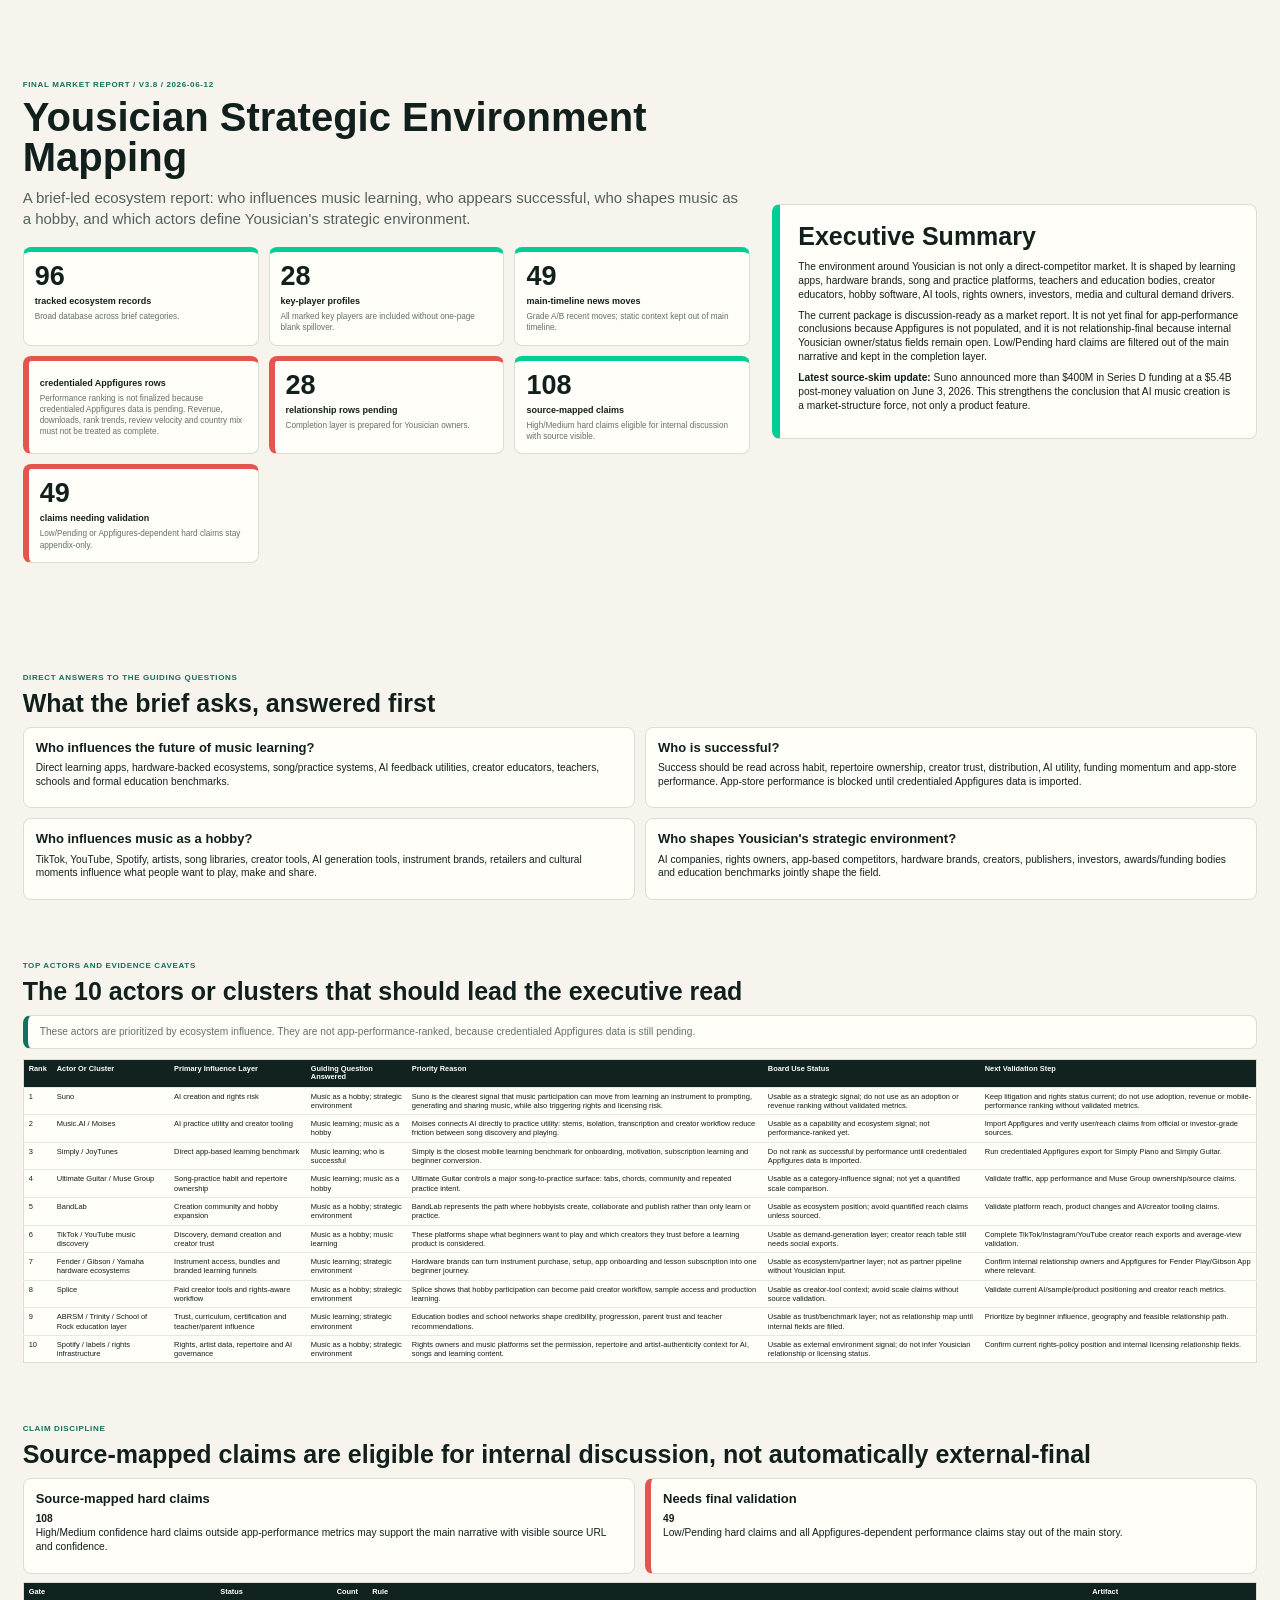
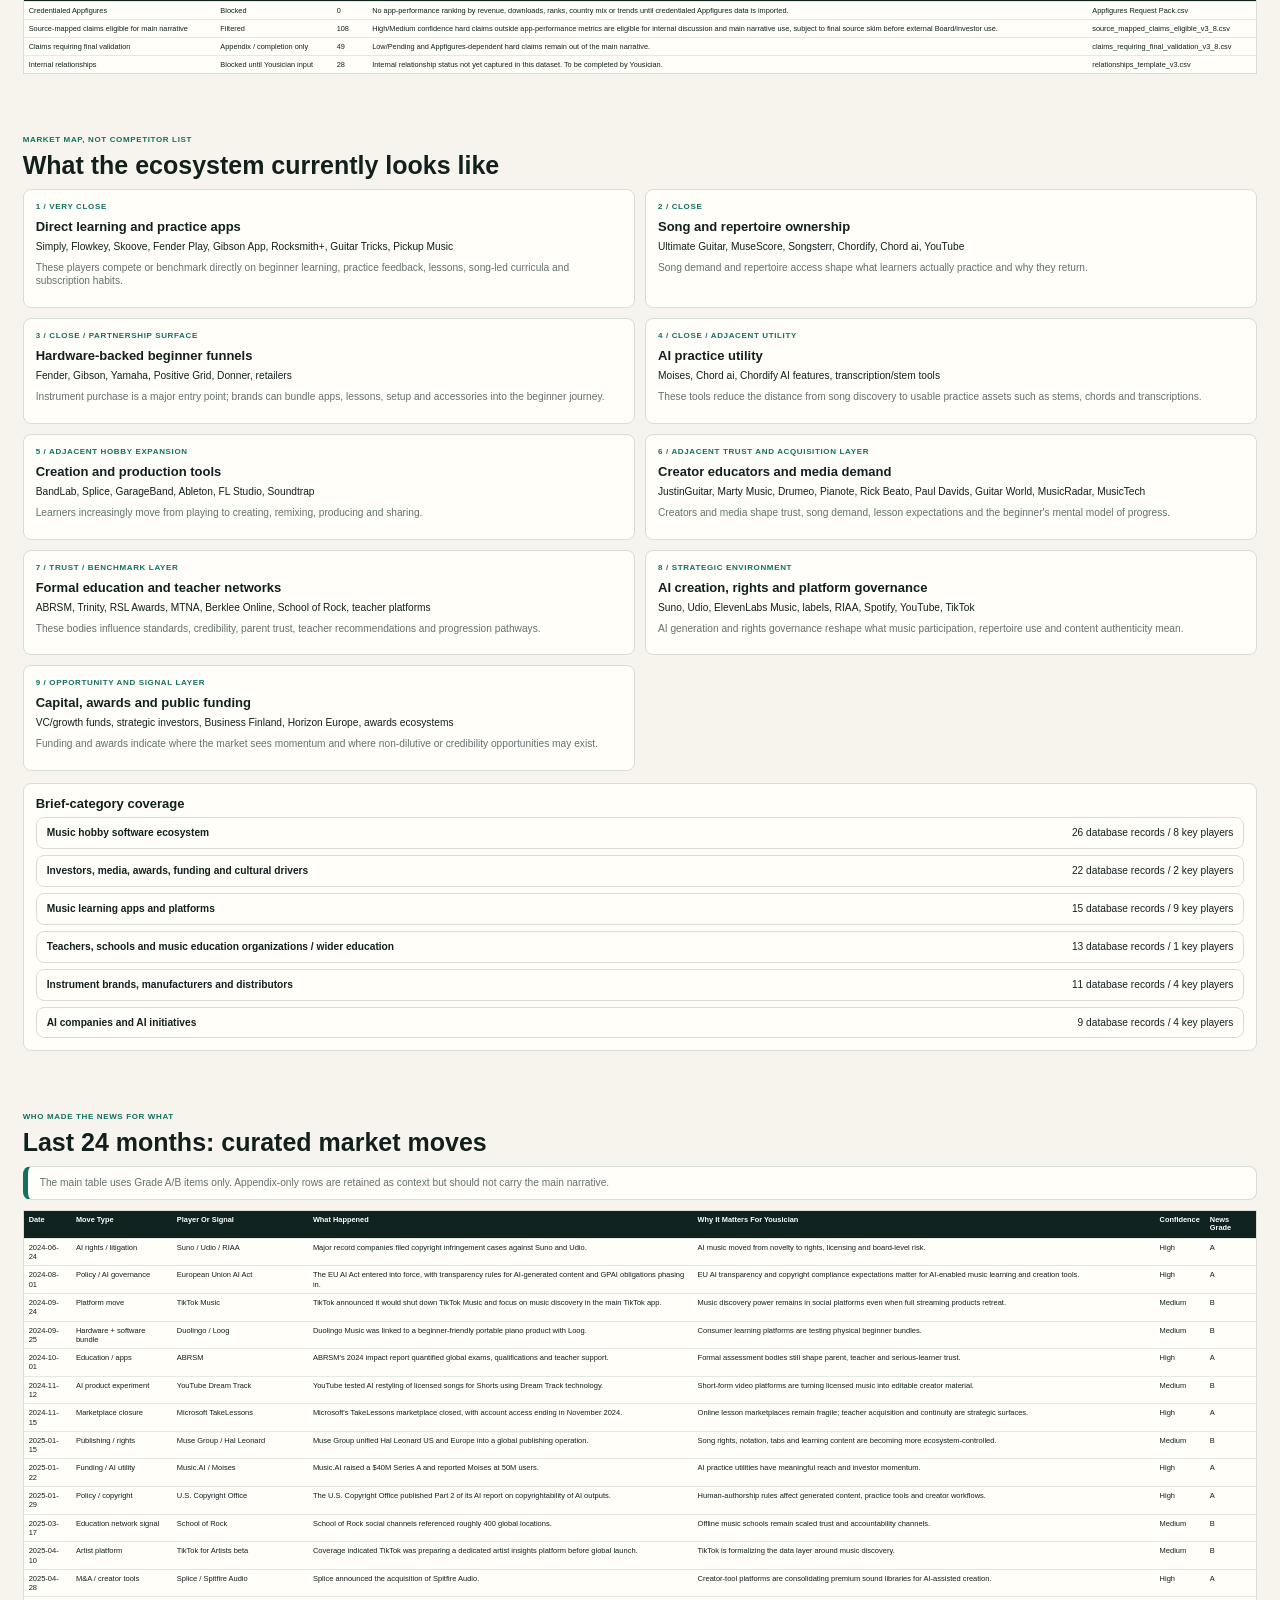
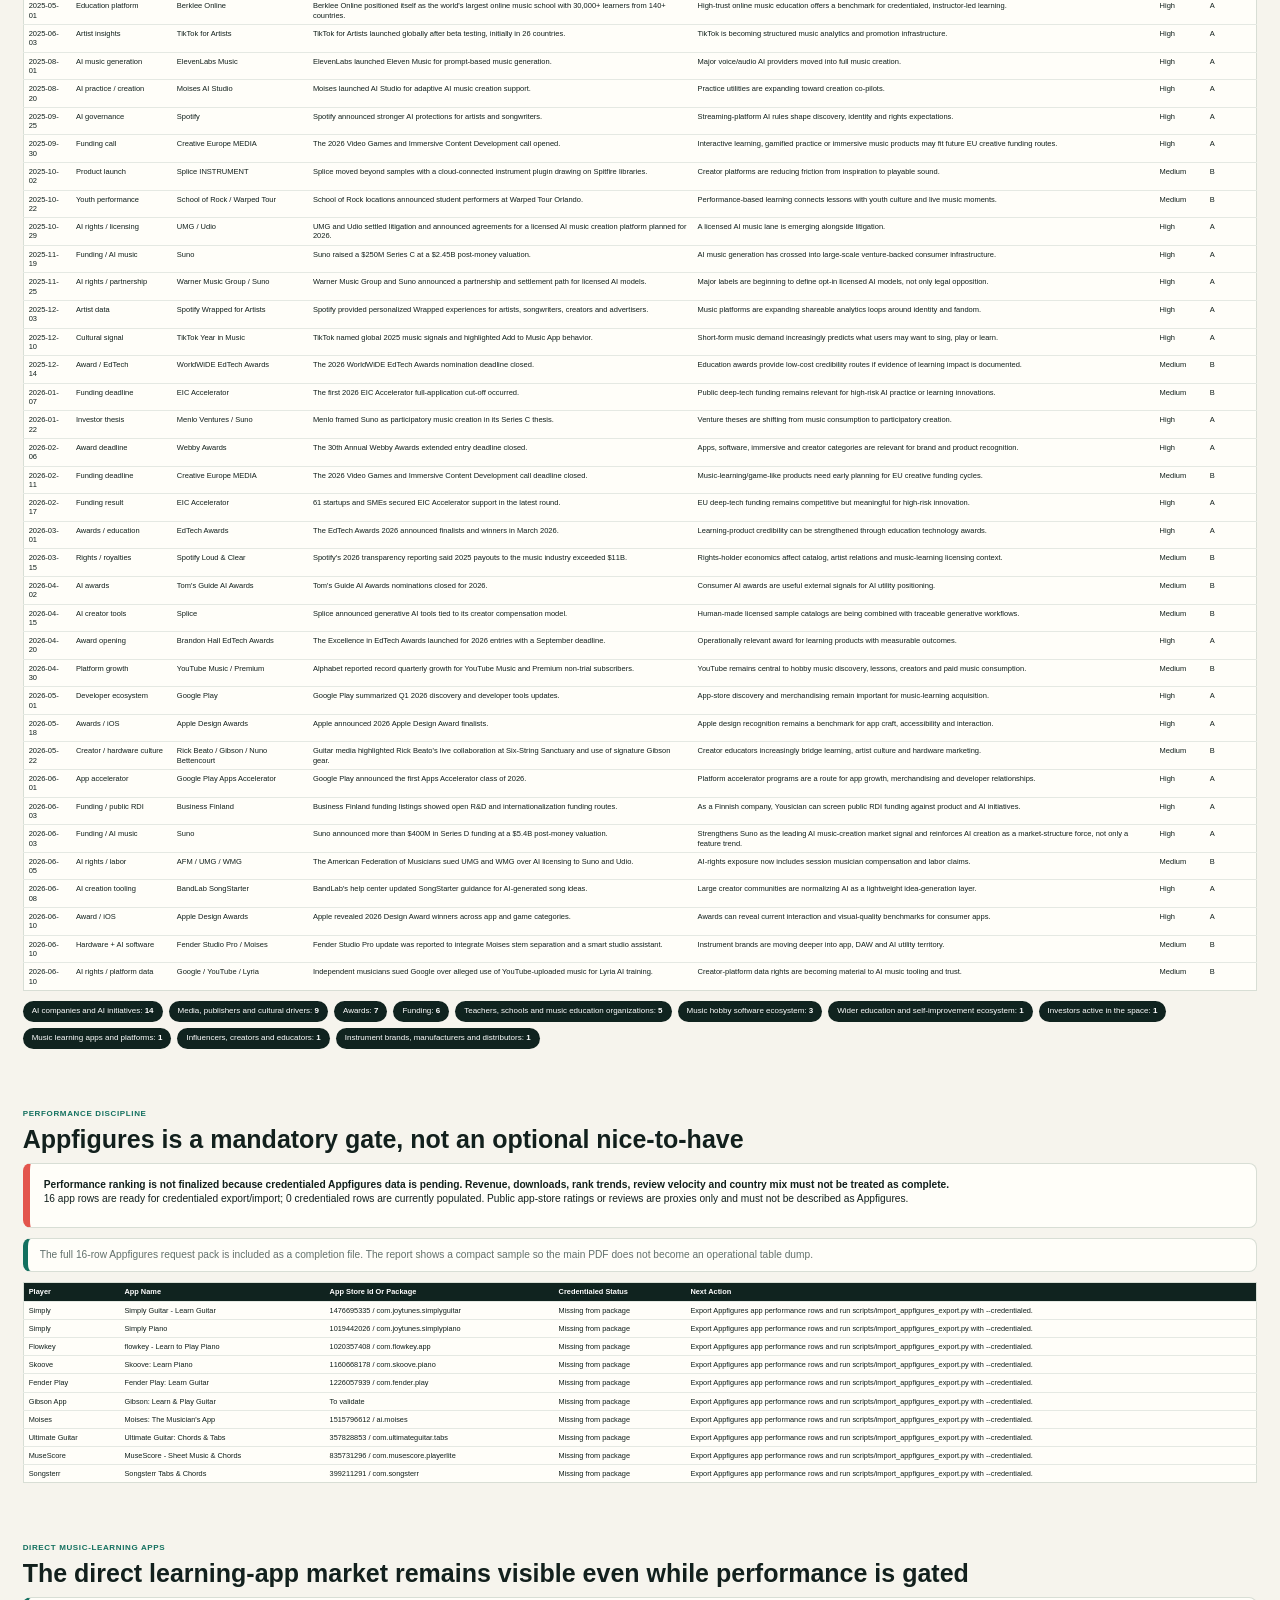
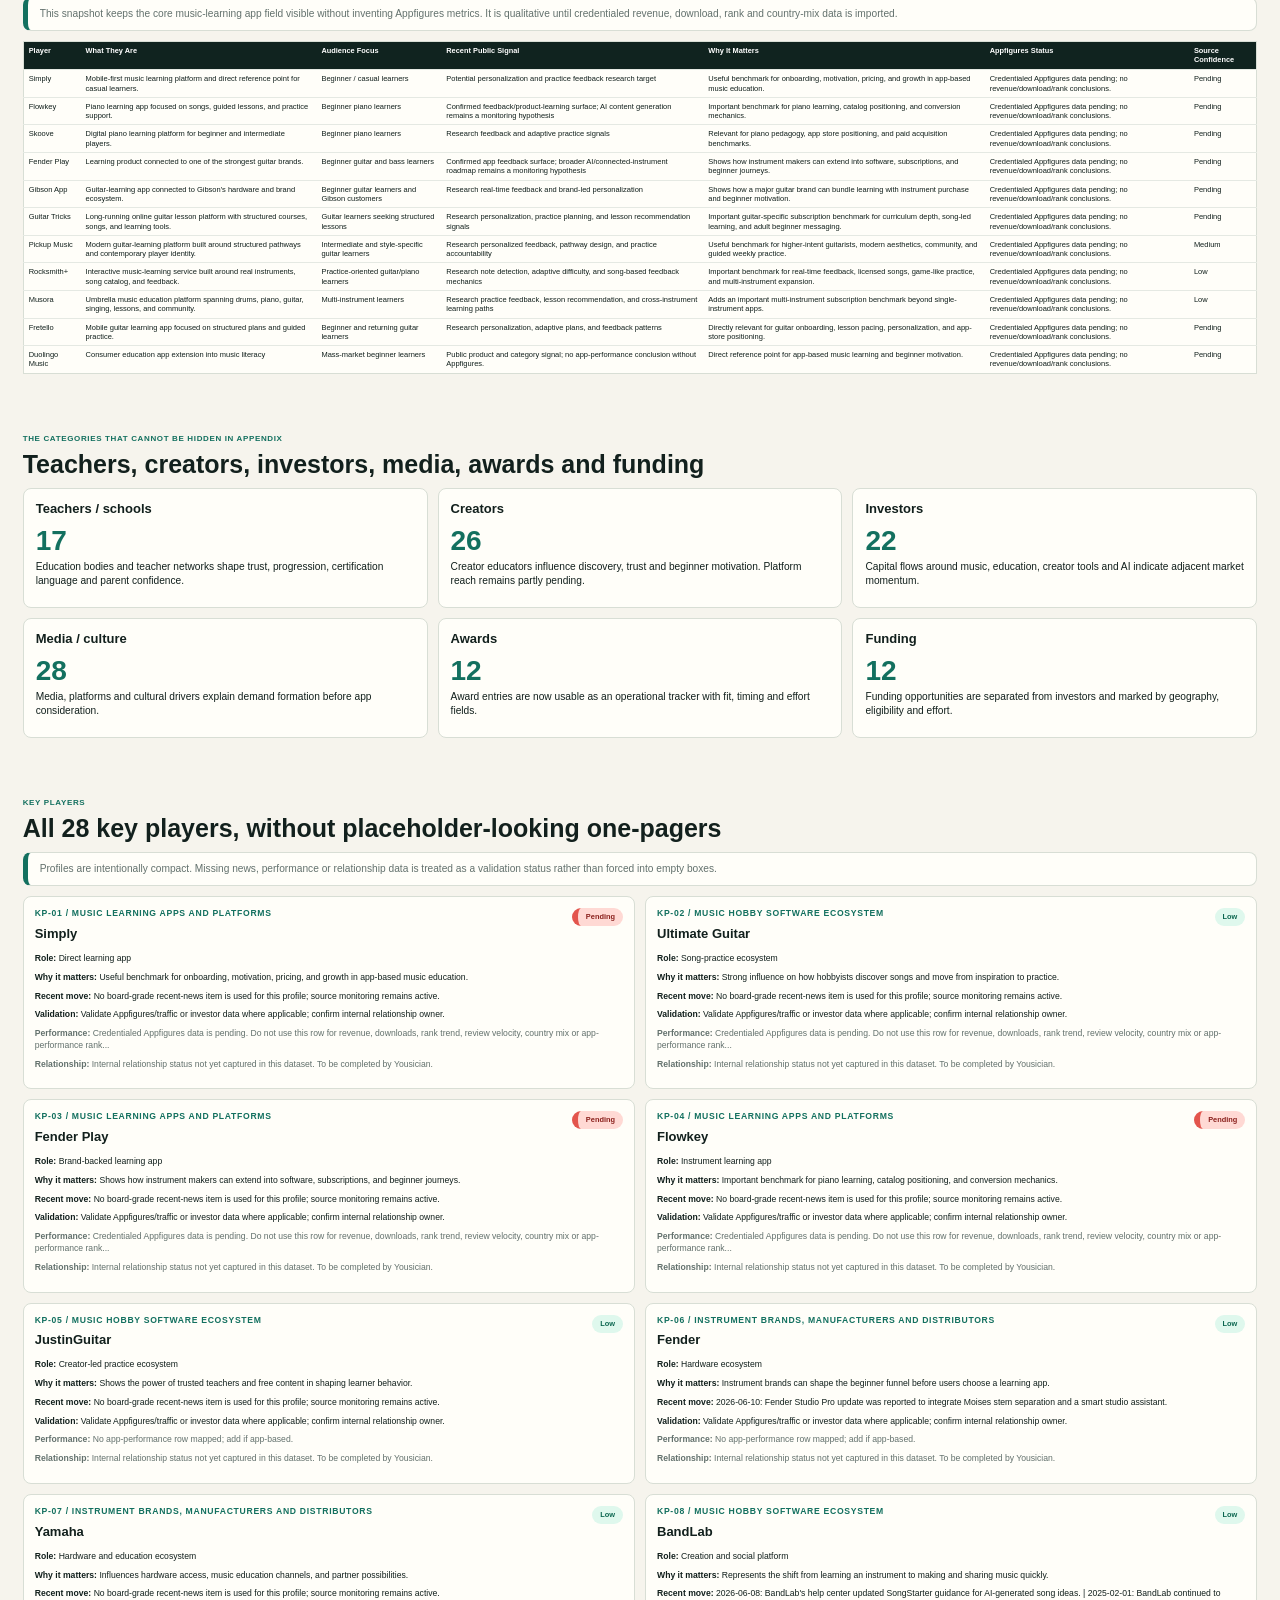
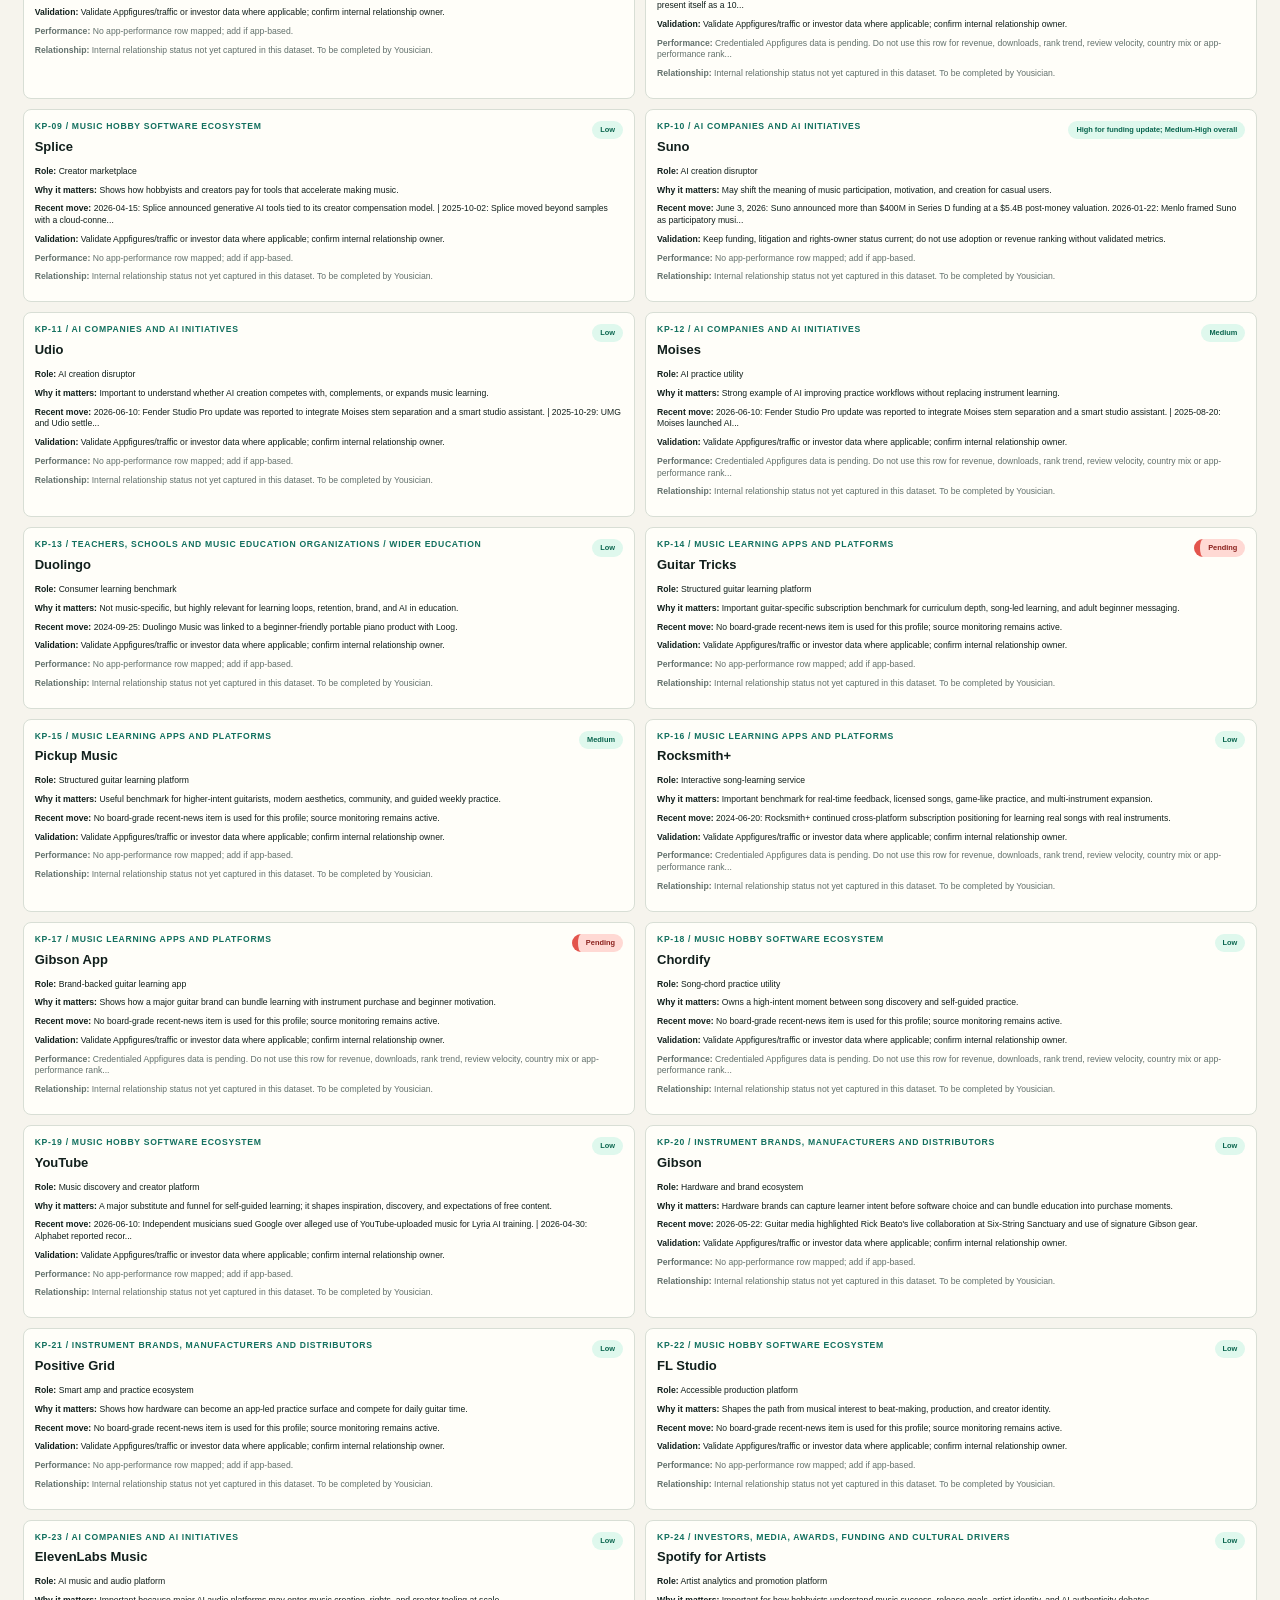
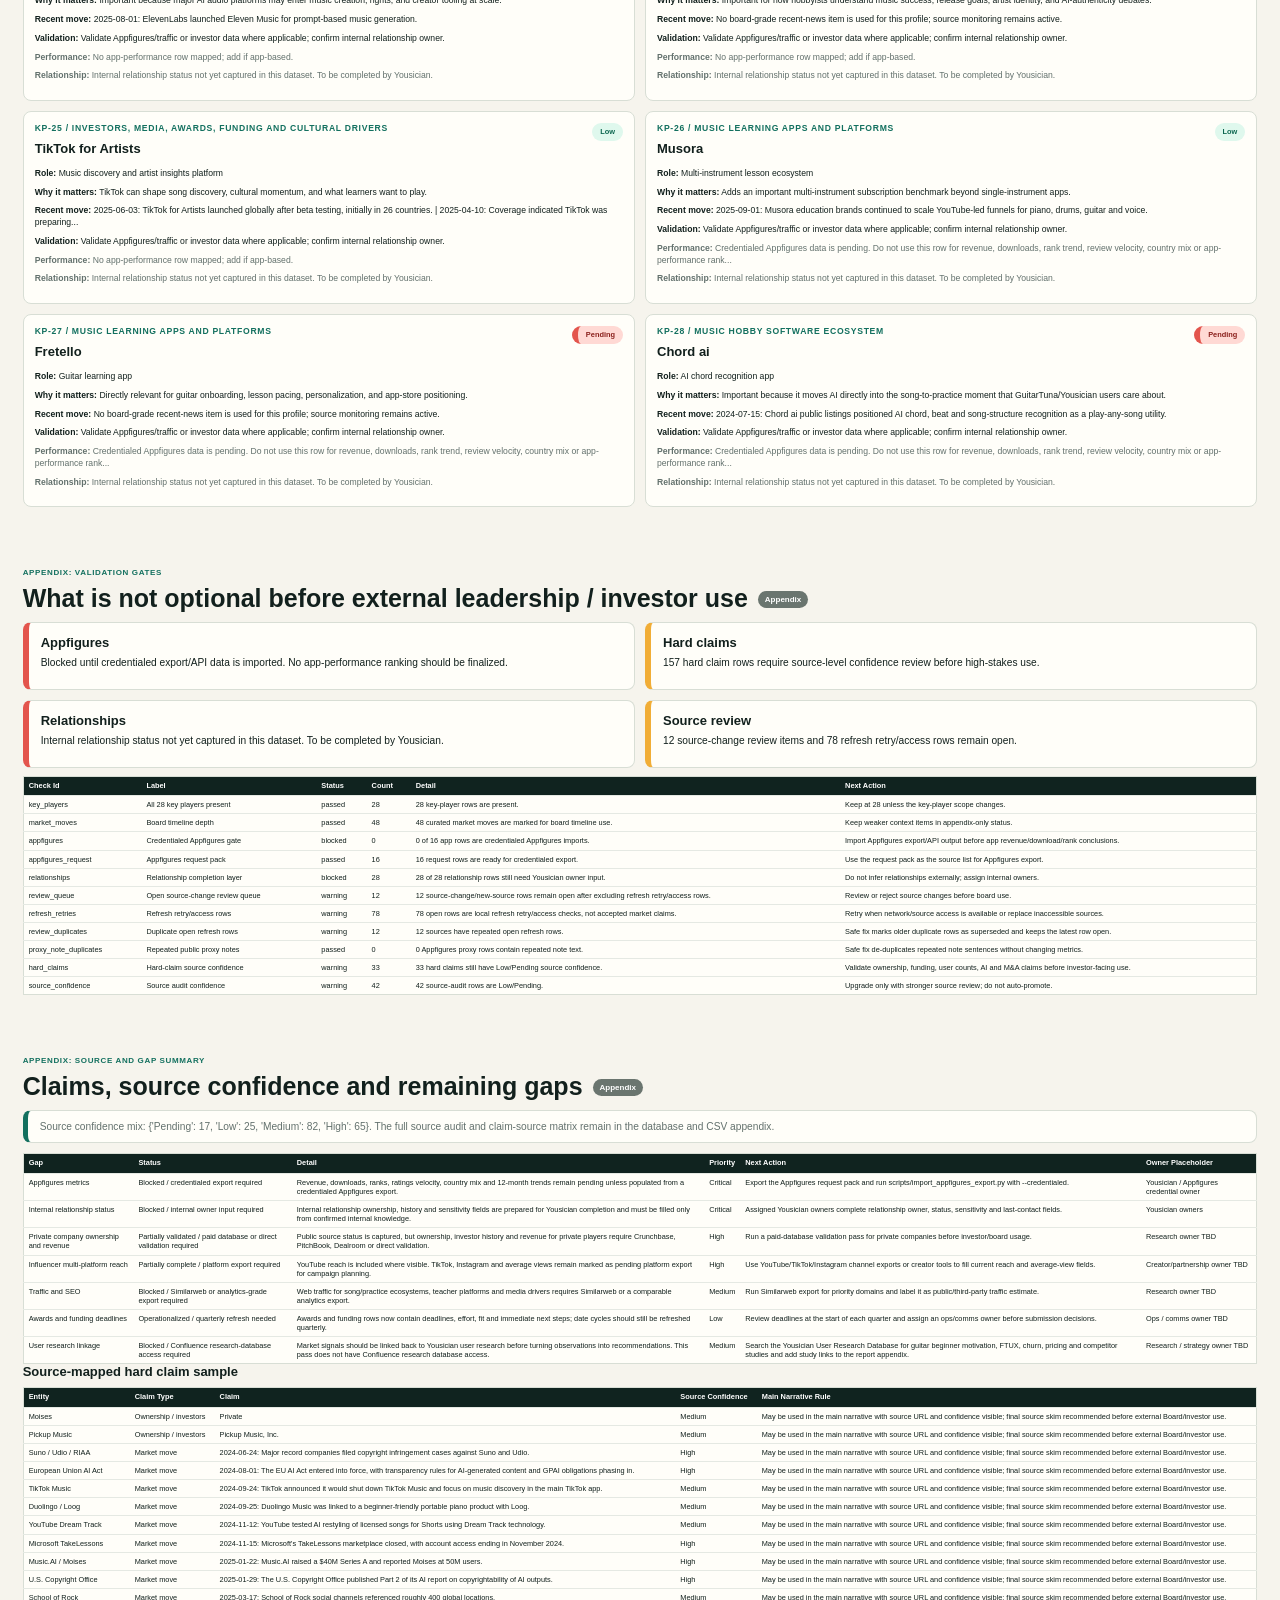
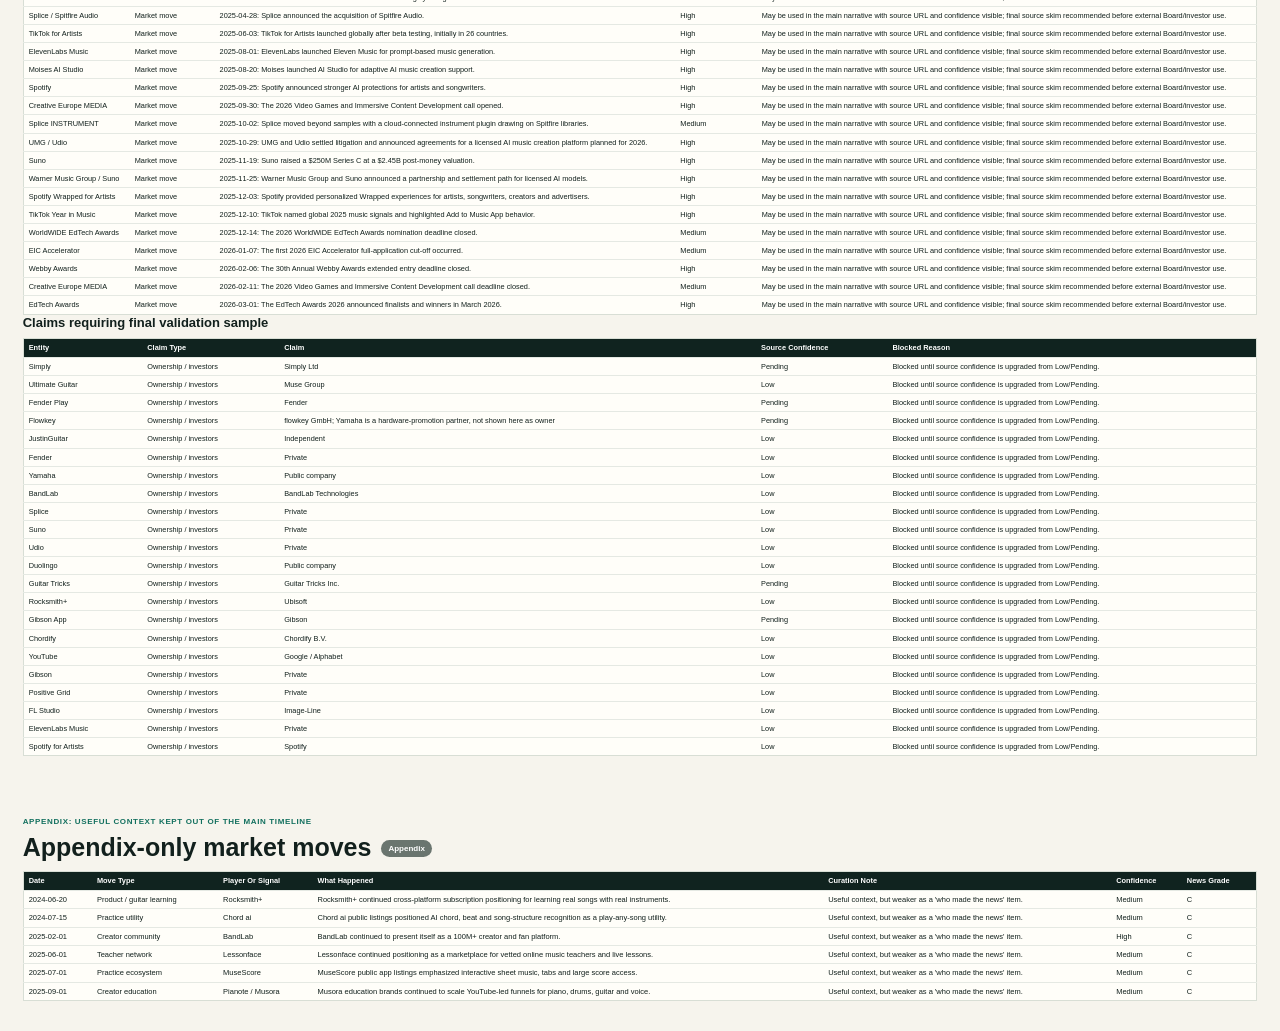
<file: deliverables/Yousician Strategic Environment Mapping - Final Market Report v3.8.html>
<!doctype html>
<html lang="en">
<head>
  <meta charset="utf-8" />
  <title>Yousician Strategic Environment Mapping - Final Market Report v3.8</title>
  <style>
    @page { size: A4 landscape; margin: 12mm; }
    * { box-sizing: border-box; }
    html, body { margin: 0; padding: 0; }
    body {
      background: #f6f4ed;
      color: #12201d;
      font-family: -apple-system, BlinkMacSystemFont, "Segoe UI", Arial, sans-serif;
      font-size: 10.2px;
      line-height: 1.36;
      letter-spacing: 0;
    }
    section { padding: 8mm 6mm; break-inside: auto; }
    .hero { min-height: 170mm; display: grid; grid-template-columns: 1.2fr .8fr; gap: 22px; align-items: center; break-after: page; }
    .chapter { break-before: page; }
    .chapter + .chapter { margin-top: 0; }
    .kicker, .eyebrow { margin: 0 0 6px; text-transform: uppercase; font-weight: 800; color: #13705f; font-size: 8px; letter-spacing: .08em; }
    h1 { margin: 0 0 10px; font-size: 40px; line-height: 1.02; letter-spacing: 0; max-width: 760px; }
    h2 { margin: 0 0 10px; font-size: 25px; line-height: 1.08; letter-spacing: 0; }
    h3 { margin: 0 0 6px; font-size: 13px; line-height: 1.16; letter-spacing: 0; }
    p { margin: 0 0 7px; }
    .lead { max-width: 760px; font-size: 15px; color: #53615d; }
    .summary-box, .warning, .note, article, .metric, .category-panel, .category-row {
      background: #fffef9;
      border: 1px solid #d8ded5;
      border-radius: 8px;
    }
    .summary-box { padding: 18px; border-left: 8px solid #00cf95; }
    .metrics { display: grid; grid-template-columns: repeat(3, 1fr); gap: 10px; margin-top: 18px; }
    .metric { padding: 11px; min-height: 78px; border-top: 5px solid #00cf95; }
    .metric.watch { border-top-color: #f1ad36; }
    .metric.risk { border-top-color: #e3554d; }
    .metric strong { display: block; font-size: 27px; line-height: 1; }
    .metric span { display: block; font-weight: 800; font-size: 9px; margin: 5px 0 4px; }
    .metric p { font-size: 8.2px; color: #65706d; margin: 0; }
    .answer-grid, .ecosystem-grid, .four-pack, .gate-grid { display: grid; grid-template-columns: repeat(2, 1fr); gap: 10px; }
    .answer-grid article, .ecosystem-grid article, .four-pack article, .gate-grid article { padding: 12px; break-inside: avoid; }
    .four-pack { grid-template-columns: repeat(3, 1fr); }
    .four-pack strong { display: block; font-size: 28px; color: #13705f; }
    .category-panel { margin-top: 12px; padding: 12px; }
    .category-row { display: flex; justify-content: space-between; gap: 12px; padding: 8px 10px; margin-top: 6px; }
    .muted, .note { color: #63716d; }
    .note { padding: 9px 12px; border-left: 5px solid #13705f; margin: 8px 0 10px; }
    .warning { padding: 14px; border-left: 7px solid #e3554d; margin: 10px 0; }
    .profile-grid { display: grid; grid-template-columns: repeat(2, 1fr); gap: 10px; }
    .profile-card { padding: 11px; break-inside: avoid; min-height: 178px; }
    .profile-top { display: flex; justify-content: space-between; gap: 8px; align-items: flex-start; margin-bottom: 6px; }
    .confidence { flex: 0 0 auto; padding: 4px 8px; border-radius: 999px; font-size: 7.4px; font-weight: 800; background: #dff8ed; color: #0a654e; }
    .confidence.watch { background: #fff1c7; color: #7b5300; }
    .confidence.risk { background: #ffd9d4; color: #8b211d; }
    .profile-card p { font-size: 8.65px; }
    table { width: 100%; border-collapse: collapse; background: #fffef9; border: 1px solid #d8ded5; margin-top: 8px; break-inside: auto; }
    thead { display: table-header-group; }
    tr { break-inside: avoid; }
    th { background: #10231f; color: #fff; text-align: left; font-size: 7.4px; line-height: 1.15; padding: 5px; vertical-align: top; }
    td { border-top: 1px solid #e5e9e3; font-size: 7.25px; line-height: 1.24; padding: 4px 5px; vertical-align: top; }
    .executive-table td, .moves-table td { font-size: 7.5px; }
    .request-table td, .quality-table td, .gap-table td, .claim-table td { font-size: 7.35px; }
    .move-counts { display: flex; flex-wrap: wrap; gap: 6px; margin-top: 10px; }
    .move-counts span { background: #10231f; color: white; border-radius: 999px; padding: 5px 9px; font-size: 8px; }
    .appendix h2::after { content: "Appendix"; margin-left: 10px; font-size: 8px; color: #fff; background: #6a756f; padding: 4px 7px; border-radius: 999px; vertical-align: middle; }
    .risk { border-left: 6px solid #e3554d; }
    .watch { border-left: 6px solid #f1ad36; }
    @media print {
      a { color: inherit; text-decoration: none; }
    }
  </style>
</head>
<body>
  
      <section class="hero">
        <div>
          <p class="kicker">Final market report / v3.8 / 2026-06-12</p>
          <h1>Yousician Strategic Environment Mapping</h1>
          <p class="lead">A brief-led ecosystem report: who influences music learning, who appears successful, who shapes music as a hobby, and which actors define Yousician's strategic environment.</p>
          <div class="metrics">
      <div class="metric ready">
        <strong>96</strong>
        <span>tracked ecosystem records</span>
        <p>Broad database across brief categories.</p>
      </div>
    
      <div class="metric ready">
        <strong>28</strong>
        <span>key-player profiles</span>
        <p>All marked key players are included without one-page blank spillover.</p>
      </div>
    
      <div class="metric ready">
        <strong>49</strong>
        <span>main-timeline news moves</span>
        <p>Grade A/B recent moves; static context kept out of main timeline.</p>
      </div>
    
      <div class="metric risk">
        <strong></strong>
        <span>credentialed Appfigures rows</span>
        <p>Performance ranking is not finalized because credentialed Appfigures data is pending. Revenue, downloads, rank trends, review velocity and country mix must not be treated as complete.</p>
      </div>
    
      <div class="metric risk">
        <strong>28</strong>
        <span>relationship rows pending</span>
        <p>Completion layer is prepared for Yousician owners.</p>
      </div>
    
      <div class="metric ready">
        <strong>108</strong>
        <span>source-mapped claims</span>
        <p>High/Medium hard claims eligible for internal discussion with source visible.</p>
      </div>
    
      <div class="metric risk">
        <strong>49</strong>
        <span>claims needing validation</span>
        <p>Low/Pending or Appfigures-dependent hard claims stay appendix-only.</p>
      </div>
    </div>
        </div>
        <aside class="summary-box">
          <h2>Executive Summary</h2>
          <p>The environment around Yousician is not only a direct-competitor market. It is shaped by learning apps, hardware brands, song and practice platforms, teachers and education bodies, creator educators, hobby software, AI tools, rights owners, investors, media and cultural demand drivers.</p>
          <p>The current package is discussion-ready as a market report. It is not yet final for app-performance conclusions because Appfigures is not populated, and it is not relationship-final because internal Yousician owner/status fields remain open. Low/Pending hard claims are filtered out of the main narrative and kept in the completion layer.</p>
          <p><b>Latest source-skim update:</b> Suno announced more than $400M in Series D funding at a $5.4B post-money valuation on June 3, 2026. This strengthens the conclusion that AI music creation is a market-structure force, not only a product feature.</p>
        </aside>
      </section>

      <section class="chapter">
        <p class="kicker">Direct answers to the guiding questions</p>
        <h2>What the brief asks, answered first</h2>
        <div class="answer-grid">
          <article><h3>Who influences the future of music learning?</h3><p>Direct learning apps, hardware-backed ecosystems, song/practice systems, AI feedback utilities, creator educators, teachers, schools and formal education benchmarks.</p></article>
          <article><h3>Who is successful?</h3><p>Success should be read across habit, repertoire ownership, creator trust, distribution, AI utility, funding momentum and app-store performance. App-store performance is blocked until credentialed Appfigures data is imported.</p></article>
          <article><h3>Who influences music as a hobby?</h3><p>TikTok, YouTube, Spotify, artists, song libraries, creator tools, AI generation tools, instrument brands, retailers and cultural moments influence what people want to play, make and share.</p></article>
          <article><h3>Who shapes Yousician's strategic environment?</h3><p>AI companies, rights owners, app-based competitors, hardware brands, creators, publishers, investors, awards/funding bodies and education benchmarks jointly shape the field.</p></article>
        </div>
      </section>

      <section class="chapter">
        <p class="kicker">Top actors and evidence caveats</p>
        <h2>The 10 actors or clusters that should lead the executive read</h2>
        <p class="note">These actors are prioritized by ecosystem influence. They are not app-performance-ranked, because credentialed Appfigures data is still pending.</p>
        <table class='executive-table'><thead><tr><th>Rank</th><th>Actor Or Cluster</th><th>Primary Influence Layer</th><th>Guiding Question Answered</th><th>Priority Reason</th><th>Board Use Status</th><th>Next Validation Step</th></tr></thead><tbody><tr><td>1</td><td>Suno</td><td>AI creation and rights risk</td><td>Music as a hobby; strategic environment</td><td>Suno is the clearest signal that music participation can move from learning an instrument to prompting, generating and sharing music, while also triggering rights and licensing risk.</td><td>Usable as a strategic signal; do not use as an adoption or revenue ranking without validated metrics.</td><td>Keep litigation and rights status current; do not use adoption, revenue or mobile-performance ranking without validated metrics.</td></tr><tr><td>2</td><td>Music.AI / Moises</td><td>AI practice utility and creator tooling</td><td>Music learning; music as a hobby</td><td>Moises connects AI directly to practice utility: stems, isolation, transcription and creator workflow reduce friction between song discovery and playing.</td><td>Usable as a capability and ecosystem signal; not performance-ranked yet.</td><td>Import Appfigures and verify user/reach claims from official or investor-grade sources.</td></tr><tr><td>3</td><td>Simply / JoyTunes</td><td>Direct app-based learning benchmark</td><td>Music learning; who is successful</td><td>Simply is the closest mobile learning benchmark for onboarding, motivation, subscription learning and beginner conversion.</td><td>Do not rank as successful by performance until credentialed Appfigures data is imported.</td><td>Run credentialed Appfigures export for Simply Piano and Simply Guitar.</td></tr><tr><td>4</td><td>Ultimate Guitar / Muse Group</td><td>Song-practice habit and repertoire ownership</td><td>Music learning; music as a hobby</td><td>Ultimate Guitar controls a major song-to-practice surface: tabs, chords, community and repeated practice intent.</td><td>Usable as a category-influence signal; not yet a quantified scale comparison.</td><td>Validate traffic, app performance and Muse Group ownership/source claims.</td></tr><tr><td>5</td><td>BandLab</td><td>Creation community and hobby expansion</td><td>Music as a hobby; strategic environment</td><td>BandLab represents the path where hobbyists create, collaborate and publish rather than only learn or practice.</td><td>Usable as ecosystem position; avoid quantified reach claims unless sourced.</td><td>Validate platform reach, product changes and AI/creator tooling claims.</td></tr><tr><td>6</td><td>TikTok / YouTube music discovery</td><td>Discovery, demand creation and creator trust</td><td>Music as a hobby; music learning</td><td>These platforms shape what beginners want to play and which creators they trust before a learning product is considered.</td><td>Usable as demand-generation layer; creator reach table still needs social exports.</td><td>Complete TikTok/Instagram/YouTube creator reach exports and average-view validation.</td></tr><tr><td>7</td><td>Fender / Gibson / Yamaha hardware ecosystems</td><td>Instrument access, bundles and branded learning funnels</td><td>Music learning; strategic environment</td><td>Hardware brands can turn instrument purchase, setup, app onboarding and lesson subscription into one beginner journey.</td><td>Usable as ecosystem/partner layer; not as partner pipeline without Yousician input.</td><td>Confirm internal relationship owners and Appfigures for Fender Play/Gibson App where relevant.</td></tr><tr><td>8</td><td>Splice</td><td>Paid creator tools and rights-aware workflow</td><td>Music as a hobby; strategic environment</td><td>Splice shows that hobby participation can become paid creator workflow, sample access and production learning.</td><td>Usable as creator-tool context; avoid scale claims without source validation.</td><td>Validate current AI/sample/product positioning and creator reach metrics.</td></tr><tr><td>9</td><td>ABRSM / Trinity / School of Rock education layer</td><td>Trust, curriculum, certification and teacher/parent influence</td><td>Music learning; strategic environment</td><td>Education bodies and school networks shape credibility, progression, parent trust and teacher recommendations.</td><td>Usable as trust/benchmark layer; not as relationship map until internal fields are filled.</td><td>Prioritize by beginner influence, geography and feasible relationship path.</td></tr><tr><td>10</td><td>Spotify / labels / rights infrastructure</td><td>Rights, artist data, repertoire and AI governance</td><td>Music as a hobby; strategic environment</td><td>Rights owners and music platforms set the permission, repertoire and artist-authenticity context for AI, songs and learning content.</td><td>Usable as external environment signal; do not infer Yousician relationship or licensing status.</td><td>Confirm current rights-policy position and internal licensing relationship fields.</td></tr></tbody></table>
      </section>

      <section class="chapter">
        <p class="kicker">Claim discipline</p>
        <h2>Source-mapped claims are eligible for internal discussion, not automatically external-final</h2>
        <div class="gate-grid">
          <article><h3>Source-mapped hard claims</h3><strong>108</strong><p>High/Medium confidence hard claims outside app-performance metrics may support the main narrative with visible source URL and confidence.</p></article>
          <article class="risk"><h3>Needs final validation</h3><strong>49</strong><p>Low/Pending hard claims and all Appfigures-dependent performance claims stay out of the main story.</p></article>
        </div>
        <table class='quality-table'><thead><tr><th>Gate</th><th>Status</th><th>Count</th><th>Rule</th><th>Artifact</th></tr></thead><tbody><tr><td>Credentialed Appfigures</td><td>Blocked</td><td>0</td><td>No app-performance ranking by revenue, downloads, ranks, country mix or trends until credentialed Appfigures data is imported.</td><td>Appfigures Request Pack.csv</td></tr><tr><td>Source-mapped claims eligible for main narrative</td><td>Filtered</td><td>108</td><td>High/Medium confidence hard claims outside app-performance metrics are eligible for internal discussion and main narrative use, subject to final source skim before external Board/investor use.</td><td>source_mapped_claims_eligible_v3_8.csv</td></tr><tr><td>Claims requiring final validation</td><td>Appendix / completion only</td><td>49</td><td>Low/Pending and Appfigures-dependent hard claims remain out of the main narrative.</td><td>claims_requiring_final_validation_v3_8.csv</td></tr><tr><td>Internal relationships</td><td>Blocked until Yousician input</td><td>28</td><td>Internal relationship status not yet captured in this dataset. To be completed by Yousician.</td><td>relationships_template_v3.csv</td></tr></tbody></table>
      </section>

      <section class="chapter">
        <p class="kicker">Market map, not competitor list</p>
        <h2>What the ecosystem currently looks like</h2>
        <div class="ecosystem-grid">
        <article class="cluster">
          <p class="eyebrow">1 / Very close</p>
          <h3>Direct learning and practice apps</h3>
          <p>Simply, Flowkey, Skoove, Fender Play, Gibson App, Rocksmith+, Guitar Tricks, Pickup Music</p>
          <p class="muted">These players compete or benchmark directly on beginner learning, practice feedback, lessons, song-led curricula and subscription habits.</p>
        </article>
        
        <article class="cluster">
          <p class="eyebrow">2 / Close</p>
          <h3>Song and repertoire ownership</h3>
          <p>Ultimate Guitar, MuseScore, Songsterr, Chordify, Chord ai, YouTube</p>
          <p class="muted">Song demand and repertoire access shape what learners actually practice and why they return.</p>
        </article>
        
        <article class="cluster">
          <p class="eyebrow">3 / Close / partnership surface</p>
          <h3>Hardware-backed beginner funnels</h3>
          <p>Fender, Gibson, Yamaha, Positive Grid, Donner, retailers</p>
          <p class="muted">Instrument purchase is a major entry point; brands can bundle apps, lessons, setup and accessories into the beginner journey.</p>
        </article>
        
        <article class="cluster">
          <p class="eyebrow">4 / Close / adjacent utility</p>
          <h3>AI practice utility</h3>
          <p>Moises, Chord ai, Chordify AI features, transcription/stem tools</p>
          <p class="muted">These tools reduce the distance from song discovery to usable practice assets such as stems, chords and transcriptions.</p>
        </article>
        
        <article class="cluster">
          <p class="eyebrow">5 / Adjacent hobby expansion</p>
          <h3>Creation and production tools</h3>
          <p>BandLab, Splice, GarageBand, Ableton, FL Studio, Soundtrap</p>
          <p class="muted">Learners increasingly move from playing to creating, remixing, producing and sharing.</p>
        </article>
        
        <article class="cluster">
          <p class="eyebrow">6 / Adjacent trust and acquisition layer</p>
          <h3>Creator educators and media demand</h3>
          <p>JustinGuitar, Marty Music, Drumeo, Pianote, Rick Beato, Paul Davids, Guitar World, MusicRadar, MusicTech</p>
          <p class="muted">Creators and media shape trust, song demand, lesson expectations and the beginner&#x27;s mental model of progress.</p>
        </article>
        
        <article class="cluster">
          <p class="eyebrow">7 / Trust / benchmark layer</p>
          <h3>Formal education and teacher networks</h3>
          <p>ABRSM, Trinity, RSL Awards, MTNA, Berklee Online, School of Rock, teacher platforms</p>
          <p class="muted">These bodies influence standards, credibility, parent trust, teacher recommendations and progression pathways.</p>
        </article>
        
        <article class="cluster">
          <p class="eyebrow">8 / Strategic environment</p>
          <h3>AI creation, rights and platform governance</h3>
          <p>Suno, Udio, ElevenLabs Music, labels, RIAA, Spotify, YouTube, TikTok</p>
          <p class="muted">AI generation and rights governance reshape what music participation, repertoire use and content authenticity mean.</p>
        </article>
        
        <article class="cluster">
          <p class="eyebrow">9 / Opportunity and signal layer</p>
          <h3>Capital, awards and public funding</h3>
          <p>VC/growth funds, strategic investors, Business Finland, Horizon Europe, awards ecosystems</p>
          <p class="muted">Funding and awards indicate where the market sees momentum and where non-dilutive or credibility opportunities may exist.</p>
        </article>
        </div>
        <div class="category-panel">
          <h3>Brief-category coverage</h3>
          
        <div class="category-row">
          <strong>Music hobby software ecosystem</strong>
          <span>26 database records / 8 key players</span>
        </div>
        
        <div class="category-row">
          <strong>Investors, media, awards, funding and cultural drivers</strong>
          <span>22 database records / 2 key players</span>
        </div>
        
        <div class="category-row">
          <strong>Music learning apps and platforms</strong>
          <span>15 database records / 9 key players</span>
        </div>
        
        <div class="category-row">
          <strong>Teachers, schools and music education organizations / wider education</strong>
          <span>13 database records / 1 key players</span>
        </div>
        
        <div class="category-row">
          <strong>Instrument brands, manufacturers and distributors</strong>
          <span>11 database records / 4 key players</span>
        </div>
        
        <div class="category-row">
          <strong>AI companies and AI initiatives</strong>
          <span>9 database records / 4 key players</span>
        </div>
        
        </div>
      </section>

      <section class="chapter">
        <p class="kicker">Who made the news for what</p>
        <h2>Last 24 months: curated market moves</h2>
        <p class="note">The main table uses Grade A/B items only. Appendix-only rows are retained as context but should not carry the main narrative.</p>
        <table class='moves-table'><thead><tr><th>Date</th><th>Move Type</th><th>Player Or Signal</th><th>What Happened</th><th>Why It Matters For Yousician</th><th>Confidence</th><th>News Grade</th></tr></thead><tbody><tr><td>2024-06-24</td><td>AI rights / litigation</td><td>Suno / Udio / RIAA</td><td>Major record companies filed copyright infringement cases against Suno and Udio.</td><td>AI music moved from novelty to rights, licensing and board-level risk.</td><td>High</td><td>A</td></tr><tr><td>2024-08-01</td><td>Policy / AI governance</td><td>European Union AI Act</td><td>The EU AI Act entered into force, with transparency rules for AI-generated content and GPAI obligations phasing in.</td><td>EU AI transparency and copyright compliance expectations matter for AI-enabled music learning and creation tools.</td><td>High</td><td>A</td></tr><tr><td>2024-09-24</td><td>Platform move</td><td>TikTok Music</td><td>TikTok announced it would shut down TikTok Music and focus on music discovery in the main TikTok app.</td><td>Music discovery power remains in social platforms even when full streaming products retreat.</td><td>Medium</td><td>B</td></tr><tr><td>2024-09-25</td><td>Hardware + software bundle</td><td>Duolingo / Loog</td><td>Duolingo Music was linked to a beginner-friendly portable piano product with Loog.</td><td>Consumer learning platforms are testing physical beginner bundles.</td><td>Medium</td><td>B</td></tr><tr><td>2024-10-01</td><td>Education / apps</td><td>ABRSM</td><td>ABRSM&#x27;s 2024 impact report quantified global exams, qualifications and teacher support.</td><td>Formal assessment bodies still shape parent, teacher and serious-learner trust.</td><td>High</td><td>A</td></tr><tr><td>2024-11-12</td><td>AI product experiment</td><td>YouTube Dream Track</td><td>YouTube tested AI restyling of licensed songs for Shorts using Dream Track technology.</td><td>Short-form video platforms are turning licensed music into editable creator material.</td><td>Medium</td><td>B</td></tr><tr><td>2024-11-15</td><td>Marketplace closure</td><td>Microsoft TakeLessons</td><td>Microsoft&#x27;s TakeLessons marketplace closed, with account access ending in November 2024.</td><td>Online lesson marketplaces remain fragile; teacher acquisition and continuity are strategic surfaces.</td><td>High</td><td>A</td></tr><tr><td>2025-01-15</td><td>Publishing / rights</td><td>Muse Group / Hal Leonard</td><td>Muse Group unified Hal Leonard US and Europe into a global publishing operation.</td><td>Song rights, notation, tabs and learning content are becoming more ecosystem-controlled.</td><td>Medium</td><td>B</td></tr><tr><td>2025-01-22</td><td>Funding / AI utility</td><td>Music.AI / Moises</td><td>Music.AI raised a $40M Series A and reported Moises at 50M users.</td><td>AI practice utilities have meaningful reach and investor momentum.</td><td>High</td><td>A</td></tr><tr><td>2025-01-29</td><td>Policy / copyright</td><td>U.S. Copyright Office</td><td>The U.S. Copyright Office published Part 2 of its AI report on copyrightability of AI outputs.</td><td>Human-authorship rules affect generated content, practice tools and creator workflows.</td><td>High</td><td>A</td></tr><tr><td>2025-03-17</td><td>Education network signal</td><td>School of Rock</td><td>School of Rock social channels referenced roughly 400 global locations.</td><td>Offline music schools remain scaled trust and accountability channels.</td><td>Medium</td><td>B</td></tr><tr><td>2025-04-10</td><td>Artist platform</td><td>TikTok for Artists beta</td><td>Coverage indicated TikTok was preparing a dedicated artist insights platform before global launch.</td><td>TikTok is formalizing the data layer around music discovery.</td><td>Medium</td><td>B</td></tr><tr><td>2025-04-28</td><td>M&amp;A / creator tools</td><td>Splice / Spitfire Audio</td><td>Splice announced the acquisition of Spitfire Audio.</td><td>Creator-tool platforms are consolidating premium sound libraries for AI-assisted creation.</td><td>High</td><td>A</td></tr><tr><td>2025-05-01</td><td>Education platform</td><td>Berklee Online</td><td>Berklee Online positioned itself as the world&#x27;s largest online music school with 30,000+ learners from 140+ countries.</td><td>High-trust online music education offers a benchmark for credentialed, instructor-led learning.</td><td>High</td><td>A</td></tr><tr><td>2025-06-03</td><td>Artist insights</td><td>TikTok for Artists</td><td>TikTok for Artists launched globally after beta testing, initially in 26 countries.</td><td>TikTok is becoming structured music analytics and promotion infrastructure.</td><td>High</td><td>A</td></tr><tr><td>2025-08-01</td><td>AI music generation</td><td>ElevenLabs Music</td><td>ElevenLabs launched Eleven Music for prompt-based music generation.</td><td>Major voice/audio AI providers moved into full music creation.</td><td>High</td><td>A</td></tr><tr><td>2025-08-20</td><td>AI practice / creation</td><td>Moises AI Studio</td><td>Moises launched AI Studio for adaptive AI music creation support.</td><td>Practice utilities are expanding toward creation co-pilots.</td><td>High</td><td>A</td></tr><tr><td>2025-09-25</td><td>AI governance</td><td>Spotify</td><td>Spotify announced stronger AI protections for artists and songwriters.</td><td>Streaming-platform AI rules shape discovery, identity and rights expectations.</td><td>High</td><td>A</td></tr><tr><td>2025-09-30</td><td>Funding call</td><td>Creative Europe MEDIA</td><td>The 2026 Video Games and Immersive Content Development call opened.</td><td>Interactive learning, gamified practice or immersive music products may fit future EU creative funding routes.</td><td>High</td><td>A</td></tr><tr><td>2025-10-02</td><td>Product launch</td><td>Splice INSTRUMENT</td><td>Splice moved beyond samples with a cloud-connected instrument plugin drawing on Spitfire libraries.</td><td>Creator platforms are reducing friction from inspiration to playable sound.</td><td>Medium</td><td>B</td></tr><tr><td>2025-10-22</td><td>Youth performance</td><td>School of Rock / Warped Tour</td><td>School of Rock locations announced student performers at Warped Tour Orlando.</td><td>Performance-based learning connects lessons with youth culture and live music moments.</td><td>Medium</td><td>B</td></tr><tr><td>2025-10-29</td><td>AI rights / licensing</td><td>UMG / Udio</td><td>UMG and Udio settled litigation and announced agreements for a licensed AI music creation platform planned for 2026.</td><td>A licensed AI music lane is emerging alongside litigation.</td><td>High</td><td>A</td></tr><tr><td>2025-11-19</td><td>Funding / AI music</td><td>Suno</td><td>Suno raised a $250M Series C at a $2.45B post-money valuation.</td><td>AI music generation has crossed into large-scale venture-backed consumer infrastructure.</td><td>High</td><td>A</td></tr><tr><td>2025-11-25</td><td>AI rights / partnership</td><td>Warner Music Group / Suno</td><td>Warner Music Group and Suno announced a partnership and settlement path for licensed AI models.</td><td>Major labels are beginning to define opt-in licensed AI models, not only legal opposition.</td><td>High</td><td>A</td></tr><tr><td>2025-12-03</td><td>Artist data</td><td>Spotify Wrapped for Artists</td><td>Spotify provided personalized Wrapped experiences for artists, songwriters, creators and advertisers.</td><td>Music platforms are expanding shareable analytics loops around identity and fandom.</td><td>High</td><td>A</td></tr><tr><td>2025-12-10</td><td>Cultural signal</td><td>TikTok Year in Music</td><td>TikTok named global 2025 music signals and highlighted Add to Music App behavior.</td><td>Short-form music demand increasingly predicts what users may want to sing, play or learn.</td><td>High</td><td>A</td></tr><tr><td>2025-12-14</td><td>Award / EdTech</td><td>WorldWiDE EdTech Awards</td><td>The 2026 WorldWiDE EdTech Awards nomination deadline closed.</td><td>Education awards provide low-cost credibility routes if evidence of learning impact is documented.</td><td>Medium</td><td>B</td></tr><tr><td>2026-01-07</td><td>Funding deadline</td><td>EIC Accelerator</td><td>The first 2026 EIC Accelerator full-application cut-off occurred.</td><td>Public deep-tech funding remains relevant for high-risk AI practice or learning innovations.</td><td>Medium</td><td>B</td></tr><tr><td>2026-01-22</td><td>Investor thesis</td><td>Menlo Ventures / Suno</td><td>Menlo framed Suno as participatory music creation in its Series C thesis.</td><td>Venture theses are shifting from music consumption to participatory creation.</td><td>High</td><td>A</td></tr><tr><td>2026-02-06</td><td>Award deadline</td><td>Webby Awards</td><td>The 30th Annual Webby Awards extended entry deadline closed.</td><td>Apps, software, immersive and creator categories are relevant for brand and product recognition.</td><td>High</td><td>A</td></tr><tr><td>2026-02-11</td><td>Funding deadline</td><td>Creative Europe MEDIA</td><td>The 2026 Video Games and Immersive Content Development call deadline closed.</td><td>Music-learning/game-like products need early planning for EU creative funding cycles.</td><td>Medium</td><td>B</td></tr><tr><td>2026-02-17</td><td>Funding result</td><td>EIC Accelerator</td><td>61 startups and SMEs secured EIC Accelerator support in the latest round.</td><td>EU deep-tech funding remains competitive but meaningful for high-risk innovation.</td><td>High</td><td>A</td></tr><tr><td>2026-03-01</td><td>Awards / education</td><td>EdTech Awards</td><td>The EdTech Awards 2026 announced finalists and winners in March 2026.</td><td>Learning-product credibility can be strengthened through education technology awards.</td><td>High</td><td>A</td></tr><tr><td>2026-03-15</td><td>Rights / royalties</td><td>Spotify Loud &amp; Clear</td><td>Spotify&#x27;s 2026 transparency reporting said 2025 payouts to the music industry exceeded $11B.</td><td>Rights-holder economics affect catalog, artist relations and music-learning licensing context.</td><td>Medium</td><td>B</td></tr><tr><td>2026-04-02</td><td>AI awards</td><td>Tom&#x27;s Guide AI Awards</td><td>Tom&#x27;s Guide AI Awards nominations closed for 2026.</td><td>Consumer AI awards are useful external signals for AI utility positioning.</td><td>Medium</td><td>B</td></tr><tr><td>2026-04-15</td><td>AI creator tools</td><td>Splice</td><td>Splice announced generative AI tools tied to its creator compensation model.</td><td>Human-made licensed sample catalogs are being combined with traceable generative workflows.</td><td>Medium</td><td>B</td></tr><tr><td>2026-04-20</td><td>Award opening</td><td>Brandon Hall EdTech Awards</td><td>The Excellence in EdTech Awards launched for 2026 entries with a September deadline.</td><td>Operationally relevant award for learning products with measurable outcomes.</td><td>High</td><td>A</td></tr><tr><td>2026-04-30</td><td>Platform growth</td><td>YouTube Music / Premium</td><td>Alphabet reported record quarterly growth for YouTube Music and Premium non-trial subscribers.</td><td>YouTube remains central to hobby music discovery, lessons, creators and paid music consumption.</td><td>Medium</td><td>B</td></tr><tr><td>2026-05-01</td><td>Developer ecosystem</td><td>Google Play</td><td>Google Play summarized Q1 2026 discovery and developer tools updates.</td><td>App-store discovery and merchandising remain important for music-learning acquisition.</td><td>High</td><td>A</td></tr><tr><td>2026-05-18</td><td>Awards / iOS</td><td>Apple Design Awards</td><td>Apple announced 2026 Apple Design Award finalists.</td><td>Apple design recognition remains a benchmark for app craft, accessibility and interaction.</td><td>High</td><td>A</td></tr><tr><td>2026-05-22</td><td>Creator / hardware culture</td><td>Rick Beato / Gibson / Nuno Bettencourt</td><td>Guitar media highlighted Rick Beato&#x27;s live collaboration at Six-String Sanctuary and use of signature Gibson gear.</td><td>Creator educators increasingly bridge learning, artist culture and hardware marketing.</td><td>Medium</td><td>B</td></tr><tr><td>2026-06-01</td><td>App accelerator</td><td>Google Play Apps Accelerator</td><td>Google Play announced the first Apps Accelerator class of 2026.</td><td>Platform accelerator programs are a route for app growth, merchandising and developer relationships.</td><td>High</td><td>A</td></tr><tr><td>2026-06-03</td><td>Funding / public RDI</td><td>Business Finland</td><td>Business Finland funding listings showed open R&amp;D and internationalization funding routes.</td><td>As a Finnish company, Yousician can screen public RDI funding against product and AI initiatives.</td><td>High</td><td>A</td></tr><tr><td>2026-06-03</td><td>Funding / AI music</td><td>Suno</td><td>Suno announced more than $400M in Series D funding at a $5.4B post-money valuation.</td><td>Strengthens Suno as the leading AI music-creation market signal and reinforces AI creation as a market-structure force, not only a feature trend.</td><td>High</td><td>A</td></tr><tr><td>2026-06-05</td><td>AI rights / labor</td><td>AFM / UMG / WMG</td><td>The American Federation of Musicians sued UMG and WMG over AI licensing to Suno and Udio.</td><td>AI-rights exposure now includes session musician compensation and labor claims.</td><td>Medium</td><td>B</td></tr><tr><td>2026-06-08</td><td>AI creation tooling</td><td>BandLab SongStarter</td><td>BandLab&#x27;s help center updated SongStarter guidance for AI-generated song ideas.</td><td>Large creator communities are normalizing AI as a lightweight idea-generation layer.</td><td>High</td><td>A</td></tr><tr><td>2026-06-10</td><td>Award / iOS</td><td>Apple Design Awards</td><td>Apple revealed 2026 Design Award winners across app and game categories.</td><td>Awards can reveal current interaction and visual-quality benchmarks for consumer apps.</td><td>High</td><td>A</td></tr><tr><td>2026-06-10</td><td>Hardware + AI software</td><td>Fender Studio Pro / Moises</td><td>Fender Studio Pro update was reported to integrate Moises stem separation and a smart studio assistant.</td><td>Instrument brands are moving deeper into app, DAW and AI utility territory.</td><td>Medium</td><td>B</td></tr><tr><td>2026-06-10</td><td>AI rights / platform data</td><td>Google / YouTube / Lyria</td><td>Independent musicians sued Google over alleged use of YouTube-uploaded music for Lyria AI training.</td><td>Creator-platform data rights are becoming material to AI music tooling and trust.</td><td>Medium</td><td>B</td></tr></tbody></table>
        <div class="move-counts">
          <span>AI companies and AI initiatives: <b>14</b></span><span>Media, publishers and cultural drivers: <b>9</b></span><span>Awards: <b>7</b></span><span>Funding: <b>6</b></span><span>Teachers, schools and music education organizations: <b>5</b></span><span>Music hobby software ecosystem: <b>3</b></span><span>Wider education and self-improvement ecosystem: <b>1</b></span><span>Investors active in the space: <b>1</b></span><span>Music learning apps and platforms: <b>1</b></span><span>Influencers, creators and educators: <b>1</b></span><span>Instrument brands, manufacturers and distributors: <b>1</b></span>
        </div>
      </section>

      <section class="chapter">
        <p class="kicker">Performance discipline</p>
        <h2>Appfigures is a mandatory gate, not an optional nice-to-have</h2>
        <div class="warning">
          <strong>Performance ranking is not finalized because credentialed Appfigures data is pending. Revenue, downloads, rank trends, review velocity and country mix must not be treated as complete.</strong>
          <p>16 app rows are ready for credentialed export/import; 0 credentialed rows are currently populated. Public app-store ratings or reviews are proxies only and must not be described as Appfigures.</p>
        </div>
        <p class="note">The full 16-row Appfigures request pack is included as a completion file. The report shows a compact sample so the main PDF does not become an operational table dump.</p>
        <table class='request-table'><thead><tr><th>Player</th><th>App Name</th><th>App Store Id Or Package</th><th>Credentialed Status</th><th>Next Action</th></tr></thead><tbody><tr><td>Simply</td><td>Simply Guitar - Learn Guitar</td><td>1476695335 / com.joytunes.simplyguitar</td><td>Missing from package</td><td>Export Appfigures app performance rows and run scripts/import_appfigures_export.py with --credentialed.</td></tr><tr><td>Simply</td><td>Simply Piano</td><td>1019442026 / com.joytunes.simplypiano</td><td>Missing from package</td><td>Export Appfigures app performance rows and run scripts/import_appfigures_export.py with --credentialed.</td></tr><tr><td>Flowkey</td><td>flowkey - Learn to Play Piano</td><td>1020357408 / com.flowkey.app</td><td>Missing from package</td><td>Export Appfigures app performance rows and run scripts/import_appfigures_export.py with --credentialed.</td></tr><tr><td>Skoove</td><td>Skoove: Learn Piano</td><td>1160668178 / com.skoove.piano</td><td>Missing from package</td><td>Export Appfigures app performance rows and run scripts/import_appfigures_export.py with --credentialed.</td></tr><tr><td>Fender Play</td><td>Fender Play: Learn Guitar</td><td>1226057939 / com.fender.play</td><td>Missing from package</td><td>Export Appfigures app performance rows and run scripts/import_appfigures_export.py with --credentialed.</td></tr><tr><td>Gibson App</td><td>Gibson: Learn &amp; Play Guitar</td><td>To validate</td><td>Missing from package</td><td>Export Appfigures app performance rows and run scripts/import_appfigures_export.py with --credentialed.</td></tr><tr><td>Moises</td><td>Moises: The Musician&#x27;s App</td><td>1515796612 / ai.moises</td><td>Missing from package</td><td>Export Appfigures app performance rows and run scripts/import_appfigures_export.py with --credentialed.</td></tr><tr><td>Ultimate Guitar</td><td>Ultimate Guitar: Chords &amp; Tabs</td><td>357828853 / com.ultimateguitar.tabs</td><td>Missing from package</td><td>Export Appfigures app performance rows and run scripts/import_appfigures_export.py with --credentialed.</td></tr><tr><td>MuseScore</td><td>MuseScore - Sheet Music &amp; Chords</td><td>835731296 / com.musescore.playerlite</td><td>Missing from package</td><td>Export Appfigures app performance rows and run scripts/import_appfigures_export.py with --credentialed.</td></tr><tr><td>Songsterr</td><td>Songsterr Tabs &amp; Chords</td><td>399211291 / com.songsterr</td><td>Missing from package</td><td>Export Appfigures app performance rows and run scripts/import_appfigures_export.py with --credentialed.</td></tr></tbody></table>
      </section>

      <section class="chapter">
        <p class="kicker">Direct music-learning apps</p>
        <h2>The direct learning-app market remains visible even while performance is gated</h2>
        <p class="note">This snapshot keeps the core music-learning app field visible without inventing Appfigures metrics. It is qualitative until credentialed revenue, download, rank and country-mix data is imported.</p>
        <table class='executive-table'><thead><tr><th>Player</th><th>What They Are</th><th>Audience Focus</th><th>Recent Public Signal</th><th>Why It Matters</th><th>Appfigures Status</th><th>Source Confidence</th></tr></thead><tbody><tr><td>Simply</td><td>Mobile-first music learning platform and direct reference point for casual learners.</td><td>Beginner / casual learners</td><td>Potential personalization and practice feedback research target</td><td>Useful benchmark for onboarding, motivation, pricing, and growth in app-based music education.</td><td>Credentialed Appfigures data pending; no revenue/download/rank conclusions.</td><td>Pending</td></tr><tr><td>Flowkey</td><td>Piano learning app focused on songs, guided lessons, and practice support.</td><td>Beginner piano learners</td><td>Confirmed feedback/product-learning surface; AI content generation remains a monitoring hypothesis</td><td>Important benchmark for piano learning, catalog positioning, and conversion mechanics.</td><td>Credentialed Appfigures data pending; no revenue/download/rank conclusions.</td><td>Pending</td></tr><tr><td>Skoove</td><td>Digital piano learning platform for beginner and intermediate players.</td><td>Beginner piano learners</td><td>Research feedback and adaptive practice signals</td><td>Relevant for piano pedagogy, app store positioning, and paid acquisition benchmarks.</td><td>Credentialed Appfigures data pending; no revenue/download/rank conclusions.</td><td>Pending</td></tr><tr><td>Fender Play</td><td>Learning product connected to one of the strongest guitar brands.</td><td>Beginner guitar and bass learners</td><td>Confirmed app feedback surface; broader AI/connected-instrument roadmap remains a monitoring hypothesis</td><td>Shows how instrument makers can extend into software, subscriptions, and beginner journeys.</td><td>Credentialed Appfigures data pending; no revenue/download/rank conclusions.</td><td>Pending</td></tr><tr><td>Gibson App</td><td>Guitar-learning app connected to Gibson&#x27;s hardware and brand ecosystem.</td><td>Beginner guitar learners and Gibson customers</td><td>Research real-time feedback and brand-led personalization</td><td>Shows how a major guitar brand can bundle learning with instrument purchase and beginner motivation.</td><td>Credentialed Appfigures data pending; no revenue/download/rank conclusions.</td><td>Pending</td></tr><tr><td>Guitar Tricks</td><td>Long-running online guitar lesson platform with structured courses, songs, and learning tools.</td><td>Guitar learners seeking structured lessons</td><td>Research personalization, practice planning, and lesson recommendation signals</td><td>Important guitar-specific subscription benchmark for curriculum depth, song-led learning, and adult beginner messaging.</td><td>Credentialed Appfigures data pending; no revenue/download/rank conclusions.</td><td>Pending</td></tr><tr><td>Pickup Music</td><td>Modern guitar-learning platform built around structured pathways and contemporary player identity.</td><td>Intermediate and style-specific guitar learners</td><td>Research personalized feedback, pathway design, and practice accountability</td><td>Useful benchmark for higher-intent guitarists, modern aesthetics, community, and guided weekly practice.</td><td>Credentialed Appfigures data pending; no revenue/download/rank conclusions.</td><td>Medium</td></tr><tr><td>Rocksmith+</td><td>Interactive music-learning service built around real instruments, song catalog, and feedback.</td><td>Practice-oriented guitar/piano learners</td><td>Research note detection, adaptive difficulty, and song-based feedback mechanics</td><td>Important benchmark for real-time feedback, licensed songs, game-like practice, and multi-instrument expansion.</td><td>Credentialed Appfigures data pending; no revenue/download/rank conclusions.</td><td>Low</td></tr><tr><td>Musora</td><td>Umbrella music education platform spanning drums, piano, guitar, singing, lessons, and community.</td><td>Multi-instrument learners</td><td>Research practice feedback, lesson recommendation, and cross-instrument learning paths</td><td>Adds an important multi-instrument subscription benchmark beyond single-instrument apps.</td><td>Credentialed Appfigures data pending; no revenue/download/rank conclusions.</td><td>Low</td></tr><tr><td>Fretello</td><td>Mobile guitar learning app focused on structured plans and guided practice.</td><td>Beginner and returning guitar learners</td><td>Research personalization, adaptive plans, and feedback patterns</td><td>Directly relevant for guitar onboarding, lesson pacing, personalization, and app-store positioning.</td><td>Credentialed Appfigures data pending; no revenue/download/rank conclusions.</td><td>Pending</td></tr><tr><td>Duolingo Music</td><td>Consumer education app extension into music literacy</td><td>Mass-market beginner learners</td><td>Public product and category signal; no app-performance conclusion without Appfigures.</td><td>Direct reference point for app-based music learning and beginner motivation.</td><td>Credentialed Appfigures data pending; no revenue/download/rank conclusions.</td><td>Pending</td></tr></tbody></table>
      </section>

      <section class="chapter">
        <p class="kicker">The categories that cannot be hidden in appendix</p>
        <h2>Teachers, creators, investors, media, awards and funding</h2>
        <div class="four-pack">
          <article><h3>Teachers / schools</h3><strong>17</strong><p>Education bodies and teacher networks shape trust, progression, certification language and parent confidence.</p></article>
          <article><h3>Creators</h3><strong>26</strong><p>Creator educators influence discovery, trust and beginner motivation. Platform reach remains partly pending.</p></article>
          <article><h3>Investors</h3><strong>22</strong><p>Capital flows around music, education, creator tools and AI indicate adjacent market momentum.</p></article>
          <article><h3>Media / culture</h3><strong>28</strong><p>Media, platforms and cultural drivers explain demand formation before app consideration.</p></article>
          <article><h3>Awards</h3><strong>12</strong><p>Award entries are now usable as an operational tracker with fit, timing and effort fields.</p></article>
          <article><h3>Funding</h3><strong>12</strong><p>Funding opportunities are separated from investors and marked by geography, eligibility and effort.</p></article>
        </div>
      </section>

      <section class="chapter">
        <p class="kicker">Key players</p>
        <h2>All 28 key players, without placeholder-looking one-pagers</h2>
        <p class="note">Profiles are intentionally compact. Missing news, performance or relationship data is treated as a validation status rather than forced into empty boxes.</p>
        <div class="profile-grid">
      <article class="profile-card">
        <div class="profile-top">
          <div>
            <p class="eyebrow">KP-01 / Music learning apps and platforms</p>
            <h3>Simply</h3>
          </div>
          <span class="confidence risk">Pending</span>
        </div>
        <p><b>Role:</b> Direct learning app</p>
        <p><b>Why it matters:</b> Useful benchmark for onboarding, motivation, pricing, and growth in app-based music education.</p>
        <p><b>Recent move:</b> No board-grade recent-news item is used for this profile; source monitoring remains active.</p>
        <p><b>Validation:</b> Validate Appfigures/traffic or investor data where applicable; confirm internal relationship owner.</p>
        <p class="muted"><b>Performance:</b> Credentialed Appfigures data is pending. Do not use this row for revenue, downloads, rank trend, review velocity, country mix or app-performance rank...</p>
        <p class="muted"><b>Relationship:</b> Internal relationship status not yet captured in this dataset. To be completed by Yousician.</p>
      </article>
    
      <article class="profile-card">
        <div class="profile-top">
          <div>
            <p class="eyebrow">KP-02 / Music hobby software ecosystem</p>
            <h3>Ultimate Guitar</h3>
          </div>
          <span class="confidence ready">Low</span>
        </div>
        <p><b>Role:</b> Song-practice ecosystem</p>
        <p><b>Why it matters:</b> Strong influence on how hobbyists discover songs and move from inspiration to practice.</p>
        <p><b>Recent move:</b> No board-grade recent-news item is used for this profile; source monitoring remains active.</p>
        <p><b>Validation:</b> Validate Appfigures/traffic or investor data where applicable; confirm internal relationship owner.</p>
        <p class="muted"><b>Performance:</b> Credentialed Appfigures data is pending. Do not use this row for revenue, downloads, rank trend, review velocity, country mix or app-performance rank...</p>
        <p class="muted"><b>Relationship:</b> Internal relationship status not yet captured in this dataset. To be completed by Yousician.</p>
      </article>
    
      <article class="profile-card">
        <div class="profile-top">
          <div>
            <p class="eyebrow">KP-03 / Music learning apps and platforms</p>
            <h3>Fender Play</h3>
          </div>
          <span class="confidence risk">Pending</span>
        </div>
        <p><b>Role:</b> Brand-backed learning app</p>
        <p><b>Why it matters:</b> Shows how instrument makers can extend into software, subscriptions, and beginner journeys.</p>
        <p><b>Recent move:</b> No board-grade recent-news item is used for this profile; source monitoring remains active.</p>
        <p><b>Validation:</b> Validate Appfigures/traffic or investor data where applicable; confirm internal relationship owner.</p>
        <p class="muted"><b>Performance:</b> Credentialed Appfigures data is pending. Do not use this row for revenue, downloads, rank trend, review velocity, country mix or app-performance rank...</p>
        <p class="muted"><b>Relationship:</b> Internal relationship status not yet captured in this dataset. To be completed by Yousician.</p>
      </article>
    
      <article class="profile-card">
        <div class="profile-top">
          <div>
            <p class="eyebrow">KP-04 / Music learning apps and platforms</p>
            <h3>Flowkey</h3>
          </div>
          <span class="confidence risk">Pending</span>
        </div>
        <p><b>Role:</b> Instrument learning app</p>
        <p><b>Why it matters:</b> Important benchmark for piano learning, catalog positioning, and conversion mechanics.</p>
        <p><b>Recent move:</b> No board-grade recent-news item is used for this profile; source monitoring remains active.</p>
        <p><b>Validation:</b> Validate Appfigures/traffic or investor data where applicable; confirm internal relationship owner.</p>
        <p class="muted"><b>Performance:</b> Credentialed Appfigures data is pending. Do not use this row for revenue, downloads, rank trend, review velocity, country mix or app-performance rank...</p>
        <p class="muted"><b>Relationship:</b> Internal relationship status not yet captured in this dataset. To be completed by Yousician.</p>
      </article>
    
      <article class="profile-card">
        <div class="profile-top">
          <div>
            <p class="eyebrow">KP-05 / Music hobby software ecosystem</p>
            <h3>JustinGuitar</h3>
          </div>
          <span class="confidence ready">Low</span>
        </div>
        <p><b>Role:</b> Creator-led practice ecosystem</p>
        <p><b>Why it matters:</b> Shows the power of trusted teachers and free content in shaping learner behavior.</p>
        <p><b>Recent move:</b> No board-grade recent-news item is used for this profile; source monitoring remains active.</p>
        <p><b>Validation:</b> Validate Appfigures/traffic or investor data where applicable; confirm internal relationship owner.</p>
        <p class="muted"><b>Performance:</b> No app-performance row mapped; add if app-based.</p>
        <p class="muted"><b>Relationship:</b> Internal relationship status not yet captured in this dataset. To be completed by Yousician.</p>
      </article>
    
      <article class="profile-card">
        <div class="profile-top">
          <div>
            <p class="eyebrow">KP-06 / Instrument brands, manufacturers and distributors</p>
            <h3>Fender</h3>
          </div>
          <span class="confidence ready">Low</span>
        </div>
        <p><b>Role:</b> Hardware ecosystem</p>
        <p><b>Why it matters:</b> Instrument brands can shape the beginner funnel before users choose a learning app.</p>
        <p><b>Recent move:</b> 2026-06-10: Fender Studio Pro update was reported to integrate Moises stem separation and a smart studio assistant.</p>
        <p><b>Validation:</b> Validate Appfigures/traffic or investor data where applicable; confirm internal relationship owner.</p>
        <p class="muted"><b>Performance:</b> No app-performance row mapped; add if app-based.</p>
        <p class="muted"><b>Relationship:</b> Internal relationship status not yet captured in this dataset. To be completed by Yousician.</p>
      </article>
    
      <article class="profile-card">
        <div class="profile-top">
          <div>
            <p class="eyebrow">KP-07 / Instrument brands, manufacturers and distributors</p>
            <h3>Yamaha</h3>
          </div>
          <span class="confidence ready">Low</span>
        </div>
        <p><b>Role:</b> Hardware and education ecosystem</p>
        <p><b>Why it matters:</b> Influences hardware access, music education channels, and partner possibilities.</p>
        <p><b>Recent move:</b> No board-grade recent-news item is used for this profile; source monitoring remains active.</p>
        <p><b>Validation:</b> Validate Appfigures/traffic or investor data where applicable; confirm internal relationship owner.</p>
        <p class="muted"><b>Performance:</b> No app-performance row mapped; add if app-based.</p>
        <p class="muted"><b>Relationship:</b> Internal relationship status not yet captured in this dataset. To be completed by Yousician.</p>
      </article>
    
      <article class="profile-card">
        <div class="profile-top">
          <div>
            <p class="eyebrow">KP-08 / Music hobby software ecosystem</p>
            <h3>BandLab</h3>
          </div>
          <span class="confidence ready">Low</span>
        </div>
        <p><b>Role:</b> Creation and social platform</p>
        <p><b>Why it matters:</b> Represents the shift from learning an instrument to making and sharing music quickly.</p>
        <p><b>Recent move:</b> 2026-06-08: BandLab&#x27;s help center updated SongStarter guidance for AI-generated song ideas. | 2025-02-01: BandLab continued to present itself as a 10...</p>
        <p><b>Validation:</b> Validate Appfigures/traffic or investor data where applicable; confirm internal relationship owner.</p>
        <p class="muted"><b>Performance:</b> Credentialed Appfigures data is pending. Do not use this row for revenue, downloads, rank trend, review velocity, country mix or app-performance rank...</p>
        <p class="muted"><b>Relationship:</b> Internal relationship status not yet captured in this dataset. To be completed by Yousician.</p>
      </article>
    
      <article class="profile-card">
        <div class="profile-top">
          <div>
            <p class="eyebrow">KP-09 / Music hobby software ecosystem</p>
            <h3>Splice</h3>
          </div>
          <span class="confidence ready">Low</span>
        </div>
        <p><b>Role:</b> Creator marketplace</p>
        <p><b>Why it matters:</b> Shows how hobbyists and creators pay for tools that accelerate making music.</p>
        <p><b>Recent move:</b> 2026-04-15: Splice announced generative AI tools tied to its creator compensation model. | 2025-10-02: Splice moved beyond samples with a cloud-conne...</p>
        <p><b>Validation:</b> Validate Appfigures/traffic or investor data where applicable; confirm internal relationship owner.</p>
        <p class="muted"><b>Performance:</b> No app-performance row mapped; add if app-based.</p>
        <p class="muted"><b>Relationship:</b> Internal relationship status not yet captured in this dataset. To be completed by Yousician.</p>
      </article>
    
      <article class="profile-card">
        <div class="profile-top">
          <div>
            <p class="eyebrow">KP-10 / AI companies and AI initiatives</p>
            <h3>Suno</h3>
          </div>
          <span class="confidence ready">High for funding update; Medium-High overall</span>
        </div>
        <p><b>Role:</b> AI creation disruptor</p>
        <p><b>Why it matters:</b> May shift the meaning of music participation, motivation, and creation for casual users.</p>
        <p><b>Recent move:</b> June 3, 2026: Suno announced more than $400M in Series D funding at a $5.4B post-money valuation. 2026-01-22: Menlo framed Suno as participatory musi...</p>
        <p><b>Validation:</b> Keep funding, litigation and rights-owner status current; do not use adoption or revenue ranking without validated metrics.</p>
        <p class="muted"><b>Performance:</b> No app-performance row mapped; add if app-based.</p>
        <p class="muted"><b>Relationship:</b> Internal relationship status not yet captured in this dataset. To be completed by Yousician.</p>
      </article>
    
      <article class="profile-card">
        <div class="profile-top">
          <div>
            <p class="eyebrow">KP-11 / AI companies and AI initiatives</p>
            <h3>Udio</h3>
          </div>
          <span class="confidence ready">Low</span>
        </div>
        <p><b>Role:</b> AI creation disruptor</p>
        <p><b>Why it matters:</b> Important to understand whether AI creation competes with, complements, or expands music learning.</p>
        <p><b>Recent move:</b> 2026-06-10: Fender Studio Pro update was reported to integrate Moises stem separation and a smart studio assistant. | 2025-10-29: UMG and Udio settle...</p>
        <p><b>Validation:</b> Validate Appfigures/traffic or investor data where applicable; confirm internal relationship owner.</p>
        <p class="muted"><b>Performance:</b> No app-performance row mapped; add if app-based.</p>
        <p class="muted"><b>Relationship:</b> Internal relationship status not yet captured in this dataset. To be completed by Yousician.</p>
      </article>
    
      <article class="profile-card">
        <div class="profile-top">
          <div>
            <p class="eyebrow">KP-12 / AI companies and AI initiatives</p>
            <h3>Moises</h3>
          </div>
          <span class="confidence ready">Medium</span>
        </div>
        <p><b>Role:</b> AI practice utility</p>
        <p><b>Why it matters:</b> Strong example of AI improving practice workflows without replacing instrument learning.</p>
        <p><b>Recent move:</b> 2026-06-10: Fender Studio Pro update was reported to integrate Moises stem separation and a smart studio assistant. | 2025-08-20: Moises launched AI...</p>
        <p><b>Validation:</b> Validate Appfigures/traffic or investor data where applicable; confirm internal relationship owner.</p>
        <p class="muted"><b>Performance:</b> Credentialed Appfigures data is pending. Do not use this row for revenue, downloads, rank trend, review velocity, country mix or app-performance rank...</p>
        <p class="muted"><b>Relationship:</b> Internal relationship status not yet captured in this dataset. To be completed by Yousician.</p>
      </article>
    
      <article class="profile-card">
        <div class="profile-top">
          <div>
            <p class="eyebrow">KP-13 / Teachers, schools and music education organizations / wider education</p>
            <h3>Duolingo</h3>
          </div>
          <span class="confidence ready">Low</span>
        </div>
        <p><b>Role:</b> Consumer learning benchmark</p>
        <p><b>Why it matters:</b> Not music-specific, but highly relevant for learning loops, retention, brand, and AI in education.</p>
        <p><b>Recent move:</b> 2024-09-25: Duolingo Music was linked to a beginner-friendly portable piano product with Loog.</p>
        <p><b>Validation:</b> Validate Appfigures/traffic or investor data where applicable; confirm internal relationship owner.</p>
        <p class="muted"><b>Performance:</b> No app-performance row mapped; add if app-based.</p>
        <p class="muted"><b>Relationship:</b> Internal relationship status not yet captured in this dataset. To be completed by Yousician.</p>
      </article>
    
      <article class="profile-card">
        <div class="profile-top">
          <div>
            <p class="eyebrow">KP-14 / Music learning apps and platforms</p>
            <h3>Guitar Tricks</h3>
          </div>
          <span class="confidence risk">Pending</span>
        </div>
        <p><b>Role:</b> Structured guitar learning platform</p>
        <p><b>Why it matters:</b> Important guitar-specific subscription benchmark for curriculum depth, song-led learning, and adult beginner messaging.</p>
        <p><b>Recent move:</b> No board-grade recent-news item is used for this profile; source monitoring remains active.</p>
        <p><b>Validation:</b> Validate Appfigures/traffic or investor data where applicable; confirm internal relationship owner.</p>
        <p class="muted"><b>Performance:</b> No app-performance row mapped; add if app-based.</p>
        <p class="muted"><b>Relationship:</b> Internal relationship status not yet captured in this dataset. To be completed by Yousician.</p>
      </article>
    
      <article class="profile-card">
        <div class="profile-top">
          <div>
            <p class="eyebrow">KP-15 / Music learning apps and platforms</p>
            <h3>Pickup Music</h3>
          </div>
          <span class="confidence ready">Medium</span>
        </div>
        <p><b>Role:</b> Structured guitar learning platform</p>
        <p><b>Why it matters:</b> Useful benchmark for higher-intent guitarists, modern aesthetics, community, and guided weekly practice.</p>
        <p><b>Recent move:</b> No board-grade recent-news item is used for this profile; source monitoring remains active.</p>
        <p><b>Validation:</b> Validate Appfigures/traffic or investor data where applicable; confirm internal relationship owner.</p>
        <p class="muted"><b>Performance:</b> No app-performance row mapped; add if app-based.</p>
        <p class="muted"><b>Relationship:</b> Internal relationship status not yet captured in this dataset. To be completed by Yousician.</p>
      </article>
    
      <article class="profile-card">
        <div class="profile-top">
          <div>
            <p class="eyebrow">KP-16 / Music learning apps and platforms</p>
            <h3>Rocksmith+</h3>
          </div>
          <span class="confidence ready">Low</span>
        </div>
        <p><b>Role:</b> Interactive song-learning service</p>
        <p><b>Why it matters:</b> Important benchmark for real-time feedback, licensed songs, game-like practice, and multi-instrument expansion.</p>
        <p><b>Recent move:</b> 2024-06-20: Rocksmith+ continued cross-platform subscription positioning for learning real songs with real instruments.</p>
        <p><b>Validation:</b> Validate Appfigures/traffic or investor data where applicable; confirm internal relationship owner.</p>
        <p class="muted"><b>Performance:</b> Credentialed Appfigures data is pending. Do not use this row for revenue, downloads, rank trend, review velocity, country mix or app-performance rank...</p>
        <p class="muted"><b>Relationship:</b> Internal relationship status not yet captured in this dataset. To be completed by Yousician.</p>
      </article>
    
      <article class="profile-card">
        <div class="profile-top">
          <div>
            <p class="eyebrow">KP-17 / Music learning apps and platforms</p>
            <h3>Gibson App</h3>
          </div>
          <span class="confidence risk">Pending</span>
        </div>
        <p><b>Role:</b> Brand-backed guitar learning app</p>
        <p><b>Why it matters:</b> Shows how a major guitar brand can bundle learning with instrument purchase and beginner motivation.</p>
        <p><b>Recent move:</b> No board-grade recent-news item is used for this profile; source monitoring remains active.</p>
        <p><b>Validation:</b> Validate Appfigures/traffic or investor data where applicable; confirm internal relationship owner.</p>
        <p class="muted"><b>Performance:</b> Credentialed Appfigures data is pending. Do not use this row for revenue, downloads, rank trend, review velocity, country mix or app-performance rank...</p>
        <p class="muted"><b>Relationship:</b> Internal relationship status not yet captured in this dataset. To be completed by Yousician.</p>
      </article>
    
      <article class="profile-card">
        <div class="profile-top">
          <div>
            <p class="eyebrow">KP-18 / Music hobby software ecosystem</p>
            <h3>Chordify</h3>
          </div>
          <span class="confidence ready">Low</span>
        </div>
        <p><b>Role:</b> Song-chord practice utility</p>
        <p><b>Why it matters:</b> Owns a high-intent moment between song discovery and self-guided practice.</p>
        <p><b>Recent move:</b> No board-grade recent-news item is used for this profile; source monitoring remains active.</p>
        <p><b>Validation:</b> Validate Appfigures/traffic or investor data where applicable; confirm internal relationship owner.</p>
        <p class="muted"><b>Performance:</b> Credentialed Appfigures data is pending. Do not use this row for revenue, downloads, rank trend, review velocity, country mix or app-performance rank...</p>
        <p class="muted"><b>Relationship:</b> Internal relationship status not yet captured in this dataset. To be completed by Yousician.</p>
      </article>
    
      <article class="profile-card">
        <div class="profile-top">
          <div>
            <p class="eyebrow">KP-19 / Music hobby software ecosystem</p>
            <h3>YouTube</h3>
          </div>
          <span class="confidence ready">Low</span>
        </div>
        <p><b>Role:</b> Music discovery and creator platform</p>
        <p><b>Why it matters:</b> A major substitute and funnel for self-guided learning; it shapes inspiration, discovery, and expectations of free content.</p>
        <p><b>Recent move:</b> 2026-06-10: Independent musicians sued Google over alleged use of YouTube-uploaded music for Lyria AI training. | 2026-04-30: Alphabet reported recor...</p>
        <p><b>Validation:</b> Validate Appfigures/traffic or investor data where applicable; confirm internal relationship owner.</p>
        <p class="muted"><b>Performance:</b> No app-performance row mapped; add if app-based.</p>
        <p class="muted"><b>Relationship:</b> Internal relationship status not yet captured in this dataset. To be completed by Yousician.</p>
      </article>
    
      <article class="profile-card">
        <div class="profile-top">
          <div>
            <p class="eyebrow">KP-20 / Instrument brands, manufacturers and distributors</p>
            <h3>Gibson</h3>
          </div>
          <span class="confidence ready">Low</span>
        </div>
        <p><b>Role:</b> Hardware and brand ecosystem</p>
        <p><b>Why it matters:</b> Hardware brands can capture learner intent before software choice and can bundle education into purchase moments.</p>
        <p><b>Recent move:</b> 2026-05-22: Guitar media highlighted Rick Beato&#x27;s live collaboration at Six-String Sanctuary and use of signature Gibson gear.</p>
        <p><b>Validation:</b> Validate Appfigures/traffic or investor data where applicable; confirm internal relationship owner.</p>
        <p class="muted"><b>Performance:</b> No app-performance row mapped; add if app-based.</p>
        <p class="muted"><b>Relationship:</b> Internal relationship status not yet captured in this dataset. To be completed by Yousician.</p>
      </article>
    
      <article class="profile-card">
        <div class="profile-top">
          <div>
            <p class="eyebrow">KP-21 / Instrument brands, manufacturers and distributors</p>
            <h3>Positive Grid</h3>
          </div>
          <span class="confidence ready">Low</span>
        </div>
        <p><b>Role:</b> Smart amp and practice ecosystem</p>
        <p><b>Why it matters:</b> Shows how hardware can become an app-led practice surface and compete for daily guitar time.</p>
        <p><b>Recent move:</b> No board-grade recent-news item is used for this profile; source monitoring remains active.</p>
        <p><b>Validation:</b> Validate Appfigures/traffic or investor data where applicable; confirm internal relationship owner.</p>
        <p class="muted"><b>Performance:</b> No app-performance row mapped; add if app-based.</p>
        <p class="muted"><b>Relationship:</b> Internal relationship status not yet captured in this dataset. To be completed by Yousician.</p>
      </article>
    
      <article class="profile-card">
        <div class="profile-top">
          <div>
            <p class="eyebrow">KP-22 / Music hobby software ecosystem</p>
            <h3>FL Studio</h3>
          </div>
          <span class="confidence ready">Low</span>
        </div>
        <p><b>Role:</b> Accessible production platform</p>
        <p><b>Why it matters:</b> Shapes the path from musical interest to beat-making, production, and creator identity.</p>
        <p><b>Recent move:</b> No board-grade recent-news item is used for this profile; source monitoring remains active.</p>
        <p><b>Validation:</b> Validate Appfigures/traffic or investor data where applicable; confirm internal relationship owner.</p>
        <p class="muted"><b>Performance:</b> No app-performance row mapped; add if app-based.</p>
        <p class="muted"><b>Relationship:</b> Internal relationship status not yet captured in this dataset. To be completed by Yousician.</p>
      </article>
    
      <article class="profile-card">
        <div class="profile-top">
          <div>
            <p class="eyebrow">KP-23 / AI companies and AI initiatives</p>
            <h3>ElevenLabs Music</h3>
          </div>
          <span class="confidence ready">Low</span>
        </div>
        <p><b>Role:</b> AI music and audio platform</p>
        <p><b>Why it matters:</b> Important because major AI audio platforms may enter music creation, rights, and creator tooling at scale.</p>
        <p><b>Recent move:</b> 2025-08-01: ElevenLabs launched Eleven Music for prompt-based music generation.</p>
        <p><b>Validation:</b> Validate Appfigures/traffic or investor data where applicable; confirm internal relationship owner.</p>
        <p class="muted"><b>Performance:</b> No app-performance row mapped; add if app-based.</p>
        <p class="muted"><b>Relationship:</b> Internal relationship status not yet captured in this dataset. To be completed by Yousician.</p>
      </article>
    
      <article class="profile-card">
        <div class="profile-top">
          <div>
            <p class="eyebrow">KP-24 / Investors, media, awards, funding and cultural drivers</p>
            <h3>Spotify for Artists</h3>
          </div>
          <span class="confidence ready">Low</span>
        </div>
        <p><b>Role:</b> Artist analytics and promotion platform</p>
        <p><b>Why it matters:</b> Important for how hobbyists understand music success, release goals, artist identity, and AI-authenticity debates.</p>
        <p><b>Recent move:</b> No board-grade recent-news item is used for this profile; source monitoring remains active.</p>
        <p><b>Validation:</b> Validate Appfigures/traffic or investor data where applicable; confirm internal relationship owner.</p>
        <p class="muted"><b>Performance:</b> No app-performance row mapped; add if app-based.</p>
        <p class="muted"><b>Relationship:</b> Internal relationship status not yet captured in this dataset. To be completed by Yousician.</p>
      </article>
    
      <article class="profile-card">
        <div class="profile-top">
          <div>
            <p class="eyebrow">KP-25 / Investors, media, awards, funding and cultural drivers</p>
            <h3>TikTok for Artists</h3>
          </div>
          <span class="confidence ready">Low</span>
        </div>
        <p><b>Role:</b> Music discovery and artist insights platform</p>
        <p><b>Why it matters:</b> TikTok can shape song discovery, cultural momentum, and what learners want to play.</p>
        <p><b>Recent move:</b> 2025-06-03: TikTok for Artists launched globally after beta testing, initially in 26 countries. | 2025-04-10: Coverage indicated TikTok was preparing...</p>
        <p><b>Validation:</b> Validate Appfigures/traffic or investor data where applicable; confirm internal relationship owner.</p>
        <p class="muted"><b>Performance:</b> No app-performance row mapped; add if app-based.</p>
        <p class="muted"><b>Relationship:</b> Internal relationship status not yet captured in this dataset. To be completed by Yousician.</p>
      </article>
    
      <article class="profile-card">
        <div class="profile-top">
          <div>
            <p class="eyebrow">KP-26 / Music learning apps and platforms</p>
            <h3>Musora</h3>
          </div>
          <span class="confidence ready">Low</span>
        </div>
        <p><b>Role:</b> Multi-instrument lesson ecosystem</p>
        <p><b>Why it matters:</b> Adds an important multi-instrument subscription benchmark beyond single-instrument apps.</p>
        <p><b>Recent move:</b> 2025-09-01: Musora education brands continued to scale YouTube-led funnels for piano, drums, guitar and voice.</p>
        <p><b>Validation:</b> Validate Appfigures/traffic or investor data where applicable; confirm internal relationship owner.</p>
        <p class="muted"><b>Performance:</b> Credentialed Appfigures data is pending. Do not use this row for revenue, downloads, rank trend, review velocity, country mix or app-performance rank...</p>
        <p class="muted"><b>Relationship:</b> Internal relationship status not yet captured in this dataset. To be completed by Yousician.</p>
      </article>
    
      <article class="profile-card">
        <div class="profile-top">
          <div>
            <p class="eyebrow">KP-27 / Music learning apps and platforms</p>
            <h3>Fretello</h3>
          </div>
          <span class="confidence risk">Pending</span>
        </div>
        <p><b>Role:</b> Guitar learning app</p>
        <p><b>Why it matters:</b> Directly relevant for guitar onboarding, lesson pacing, personalization, and app-store positioning.</p>
        <p><b>Recent move:</b> No board-grade recent-news item is used for this profile; source monitoring remains active.</p>
        <p><b>Validation:</b> Validate Appfigures/traffic or investor data where applicable; confirm internal relationship owner.</p>
        <p class="muted"><b>Performance:</b> Credentialed Appfigures data is pending. Do not use this row for revenue, downloads, rank trend, review velocity, country mix or app-performance rank...</p>
        <p class="muted"><b>Relationship:</b> Internal relationship status not yet captured in this dataset. To be completed by Yousician.</p>
      </article>
    
      <article class="profile-card">
        <div class="profile-top">
          <div>
            <p class="eyebrow">KP-28 / Music hobby software ecosystem</p>
            <h3>Chord ai</h3>
          </div>
          <span class="confidence risk">Pending</span>
        </div>
        <p><b>Role:</b> AI chord recognition app</p>
        <p><b>Why it matters:</b> Important because it moves AI directly into the song-to-practice moment that GuitarTuna/Yousician users care about.</p>
        <p><b>Recent move:</b> 2024-07-15: Chord ai public listings positioned AI chord, beat and song-structure recognition as a play-any-song utility.</p>
        <p><b>Validation:</b> Validate Appfigures/traffic or investor data where applicable; confirm internal relationship owner.</p>
        <p class="muted"><b>Performance:</b> Credentialed Appfigures data is pending. Do not use this row for revenue, downloads, rank trend, review velocity, country mix or app-performance rank...</p>
        <p class="muted"><b>Relationship:</b> Internal relationship status not yet captured in this dataset. To be completed by Yousician.</p>
      </article>
    </div>
      </section>

      <section class="chapter appendix">
        <p class="kicker">Appendix: validation gates</p>
        <h2>What is not optional before external leadership / investor use</h2>
        <div class="gate-grid">
          <article class="risk"><h3>Appfigures</h3><p>Blocked until credentialed export/API data is imported. No app-performance ranking should be finalized.</p></article>
          <article class="watch"><h3>Hard claims</h3><p>157 hard claim rows require source-level confidence review before high-stakes use.</p></article>
          <article class="risk"><h3>Relationships</h3><p>Internal relationship status not yet captured in this dataset. To be completed by Yousician.</p></article>
          <article class="watch"><h3>Source review</h3><p>12 source-change review items and 78 refresh retry/access rows remain open.</p></article>
        </div>
        <table class='quality-table'><thead><tr><th>Check Id</th><th>Label</th><th>Status</th><th>Count</th><th>Detail</th><th>Next Action</th></tr></thead><tbody><tr><td>key_players</td><td>All 28 key players present</td><td>passed</td><td>28</td><td>28 key-player rows are present.</td><td>Keep at 28 unless the key-player scope changes.</td></tr><tr><td>market_moves</td><td>Board timeline depth</td><td>passed</td><td>48</td><td>48 curated market moves are marked for board timeline use.</td><td>Keep weaker context items in appendix-only status.</td></tr><tr><td>appfigures</td><td>Credentialed Appfigures gate</td><td>blocked</td><td>0</td><td>0 of 16 app rows are credentialed Appfigures imports.</td><td>Import Appfigures export/API output before app revenue/download/rank conclusions.</td></tr><tr><td>appfigures_request</td><td>Appfigures request pack</td><td>passed</td><td>16</td><td>16 request rows are ready for credentialed export.</td><td>Use the request pack as the source list for Appfigures export.</td></tr><tr><td>relationships</td><td>Relationship completion layer</td><td>blocked</td><td>28</td><td>28 of 28 relationship rows still need Yousician owner input.</td><td>Do not infer relationships externally; assign internal owners.</td></tr><tr><td>review_queue</td><td>Open source-change review queue</td><td>warning</td><td>12</td><td>12 source-change/new-source rows remain open after excluding refresh retry/access rows.</td><td>Review or reject source changes before board use.</td></tr><tr><td>refresh_retries</td><td>Refresh retry/access rows</td><td>warning</td><td>78</td><td>78 open rows are local refresh retry/access checks, not accepted market claims.</td><td>Retry when network/source access is available or replace inaccessible sources.</td></tr><tr><td>review_duplicates</td><td>Duplicate open refresh rows</td><td>warning</td><td>12</td><td>12 sources have repeated open refresh rows.</td><td>Safe fix marks older duplicate rows as superseded and keeps the latest row open.</td></tr><tr><td>proxy_note_duplicates</td><td>Repeated public proxy notes</td><td>passed</td><td>0</td><td>0 Appfigures proxy rows contain repeated note text.</td><td>Safe fix de-duplicates repeated note sentences without changing metrics.</td></tr><tr><td>hard_claims</td><td>Hard-claim source confidence</td><td>warning</td><td>33</td><td>33 hard claims still have Low/Pending source confidence.</td><td>Validate ownership, funding, user counts, AI and M&amp;A claims before investor-facing use.</td></tr><tr><td>source_confidence</td><td>Source audit confidence</td><td>warning</td><td>42</td><td>42 source-audit rows are Low/Pending.</td><td>Upgrade only with stronger source review; do not auto-promote.</td></tr></tbody></table>
      </section>

      <section class="chapter appendix">
        <p class="kicker">Appendix: source and gap summary</p>
        <h2>Claims, source confidence and remaining gaps</h2>
        <p class="note">Source confidence mix: {&#x27;Pending&#x27;: 17, &#x27;Low&#x27;: 25, &#x27;Medium&#x27;: 82, &#x27;High&#x27;: 65}. The full source audit and claim-source matrix remain in the database and CSV appendix.</p>
        <table class='gap-table'><thead><tr><th>Gap</th><th>Status</th><th>Detail</th><th>Priority</th><th>Next Action</th><th>Owner Placeholder</th></tr></thead><tbody><tr><td>Appfigures metrics</td><td>Blocked / credentialed export required</td><td>Revenue, downloads, ranks, ratings velocity, country mix and 12-month trends remain pending unless populated from a credentialed Appfigures export.</td><td>Critical</td><td>Export the Appfigures request pack and run scripts/import_appfigures_export.py with --credentialed.</td><td>Yousician / Appfigures credential owner</td></tr><tr><td>Internal relationship status</td><td>Blocked / internal owner input required</td><td>Internal relationship ownership, history and sensitivity fields are prepared for Yousician completion and must be filled only from confirmed internal knowledge.</td><td>Critical</td><td>Assigned Yousician owners complete relationship owner, status, sensitivity and last-contact fields.</td><td>Yousician owners</td></tr><tr><td>Private company ownership and revenue</td><td>Partially validated / paid database or direct validation required</td><td>Public source status is captured, but ownership, investor history and revenue for private players require Crunchbase, PitchBook, Dealroom or direct validation.</td><td>High</td><td>Run a paid-database validation pass for private companies before investor/board usage.</td><td>Research owner TBD</td></tr><tr><td>Influencer multi-platform reach</td><td>Partially complete / platform export required</td><td>YouTube reach is included where visible. TikTok, Instagram and average views remain marked as pending platform export for campaign planning.</td><td>High</td><td>Use YouTube/TikTok/Instagram channel exports or creator tools to fill current reach and average-view fields.</td><td>Creator/partnership owner TBD</td></tr><tr><td>Traffic and SEO</td><td>Blocked / Similarweb or analytics-grade export required</td><td>Web traffic for song/practice ecosystems, teacher platforms and media drivers requires Similarweb or a comparable analytics export.</td><td>Medium</td><td>Run Similarweb export for priority domains and label it as public/third-party traffic estimate.</td><td>Research owner TBD</td></tr><tr><td>Awards and funding deadlines</td><td>Operationalized / quarterly refresh needed</td><td>Awards and funding rows now contain deadlines, effort, fit and immediate next steps; date cycles should still be refreshed quarterly.</td><td>Low</td><td>Review deadlines at the start of each quarter and assign an ops/comms owner before submission decisions.</td><td>Ops / comms owner TBD</td></tr><tr><td>User research linkage</td><td>Blocked / Confluence research-database access required</td><td>Market signals should be linked back to Yousician user research before turning observations into recommendations. This pass does not have Confluence research database access.</td><td>Medium</td><td>Search the Yousician User Research Database for guitar beginner motivation, FTUX, churn, pricing and competitor studies and add study links to the report appendix.</td><td>Research / strategy owner TBD</td></tr></tbody></table>
        <h3>Source-mapped hard claim sample</h3>
        <table class='claim-table'><thead><tr><th>Entity</th><th>Claim Type</th><th>Claim</th><th>Source Confidence</th><th>Main Narrative Rule</th></tr></thead><tbody><tr><td>Moises</td><td>Ownership / investors</td><td>Private</td><td>Medium</td><td>May be used in the main narrative with source URL and confidence visible; final source skim recommended before external Board/investor use.</td></tr><tr><td>Pickup Music</td><td>Ownership / investors</td><td>Pickup Music, Inc.</td><td>Medium</td><td>May be used in the main narrative with source URL and confidence visible; final source skim recommended before external Board/investor use.</td></tr><tr><td>Suno / Udio / RIAA</td><td>Market move</td><td>2024-06-24: Major record companies filed copyright infringement cases against Suno and Udio.</td><td>High</td><td>May be used in the main narrative with source URL and confidence visible; final source skim recommended before external Board/investor use.</td></tr><tr><td>European Union AI Act</td><td>Market move</td><td>2024-08-01: The EU AI Act entered into force, with transparency rules for AI-generated content and GPAI obligations phasing in.</td><td>High</td><td>May be used in the main narrative with source URL and confidence visible; final source skim recommended before external Board/investor use.</td></tr><tr><td>TikTok Music</td><td>Market move</td><td>2024-09-24: TikTok announced it would shut down TikTok Music and focus on music discovery in the main TikTok app.</td><td>Medium</td><td>May be used in the main narrative with source URL and confidence visible; final source skim recommended before external Board/investor use.</td></tr><tr><td>Duolingo / Loog</td><td>Market move</td><td>2024-09-25: Duolingo Music was linked to a beginner-friendly portable piano product with Loog.</td><td>Medium</td><td>May be used in the main narrative with source URL and confidence visible; final source skim recommended before external Board/investor use.</td></tr><tr><td>YouTube Dream Track</td><td>Market move</td><td>2024-11-12: YouTube tested AI restyling of licensed songs for Shorts using Dream Track technology.</td><td>Medium</td><td>May be used in the main narrative with source URL and confidence visible; final source skim recommended before external Board/investor use.</td></tr><tr><td>Microsoft TakeLessons</td><td>Market move</td><td>2024-11-15: Microsoft&#x27;s TakeLessons marketplace closed, with account access ending in November 2024.</td><td>High</td><td>May be used in the main narrative with source URL and confidence visible; final source skim recommended before external Board/investor use.</td></tr><tr><td>Music.AI / Moises</td><td>Market move</td><td>2025-01-22: Music.AI raised a $40M Series A and reported Moises at 50M users.</td><td>High</td><td>May be used in the main narrative with source URL and confidence visible; final source skim recommended before external Board/investor use.</td></tr><tr><td>U.S. Copyright Office</td><td>Market move</td><td>2025-01-29: The U.S. Copyright Office published Part 2 of its AI report on copyrightability of AI outputs.</td><td>High</td><td>May be used in the main narrative with source URL and confidence visible; final source skim recommended before external Board/investor use.</td></tr><tr><td>School of Rock</td><td>Market move</td><td>2025-03-17: School of Rock social channels referenced roughly 400 global locations.</td><td>Medium</td><td>May be used in the main narrative with source URL and confidence visible; final source skim recommended before external Board/investor use.</td></tr><tr><td>Splice / Spitfire Audio</td><td>Market move</td><td>2025-04-28: Splice announced the acquisition of Spitfire Audio.</td><td>High</td><td>May be used in the main narrative with source URL and confidence visible; final source skim recommended before external Board/investor use.</td></tr><tr><td>TikTok for Artists</td><td>Market move</td><td>2025-06-03: TikTok for Artists launched globally after beta testing, initially in 26 countries.</td><td>High</td><td>May be used in the main narrative with source URL and confidence visible; final source skim recommended before external Board/investor use.</td></tr><tr><td>ElevenLabs Music</td><td>Market move</td><td>2025-08-01: ElevenLabs launched Eleven Music for prompt-based music generation.</td><td>High</td><td>May be used in the main narrative with source URL and confidence visible; final source skim recommended before external Board/investor use.</td></tr><tr><td>Moises AI Studio</td><td>Market move</td><td>2025-08-20: Moises launched AI Studio for adaptive AI music creation support.</td><td>High</td><td>May be used in the main narrative with source URL and confidence visible; final source skim recommended before external Board/investor use.</td></tr><tr><td>Spotify</td><td>Market move</td><td>2025-09-25: Spotify announced stronger AI protections for artists and songwriters.</td><td>High</td><td>May be used in the main narrative with source URL and confidence visible; final source skim recommended before external Board/investor use.</td></tr><tr><td>Creative Europe MEDIA</td><td>Market move</td><td>2025-09-30: The 2026 Video Games and Immersive Content Development call opened.</td><td>High</td><td>May be used in the main narrative with source URL and confidence visible; final source skim recommended before external Board/investor use.</td></tr><tr><td>Splice INSTRUMENT</td><td>Market move</td><td>2025-10-02: Splice moved beyond samples with a cloud-connected instrument plugin drawing on Spitfire libraries.</td><td>Medium</td><td>May be used in the main narrative with source URL and confidence visible; final source skim recommended before external Board/investor use.</td></tr><tr><td>UMG / Udio</td><td>Market move</td><td>2025-10-29: UMG and Udio settled litigation and announced agreements for a licensed AI music creation platform planned for 2026.</td><td>High</td><td>May be used in the main narrative with source URL and confidence visible; final source skim recommended before external Board/investor use.</td></tr><tr><td>Suno</td><td>Market move</td><td>2025-11-19: Suno raised a $250M Series C at a $2.45B post-money valuation.</td><td>High</td><td>May be used in the main narrative with source URL and confidence visible; final source skim recommended before external Board/investor use.</td></tr><tr><td>Warner Music Group / Suno</td><td>Market move</td><td>2025-11-25: Warner Music Group and Suno announced a partnership and settlement path for licensed AI models.</td><td>High</td><td>May be used in the main narrative with source URL and confidence visible; final source skim recommended before external Board/investor use.</td></tr><tr><td>Spotify Wrapped for Artists</td><td>Market move</td><td>2025-12-03: Spotify provided personalized Wrapped experiences for artists, songwriters, creators and advertisers.</td><td>High</td><td>May be used in the main narrative with source URL and confidence visible; final source skim recommended before external Board/investor use.</td></tr><tr><td>TikTok Year in Music</td><td>Market move</td><td>2025-12-10: TikTok named global 2025 music signals and highlighted Add to Music App behavior.</td><td>High</td><td>May be used in the main narrative with source URL and confidence visible; final source skim recommended before external Board/investor use.</td></tr><tr><td>WorldWiDE EdTech Awards</td><td>Market move</td><td>2025-12-14: The 2026 WorldWiDE EdTech Awards nomination deadline closed.</td><td>Medium</td><td>May be used in the main narrative with source URL and confidence visible; final source skim recommended before external Board/investor use.</td></tr><tr><td>EIC Accelerator</td><td>Market move</td><td>2026-01-07: The first 2026 EIC Accelerator full-application cut-off occurred.</td><td>Medium</td><td>May be used in the main narrative with source URL and confidence visible; final source skim recommended before external Board/investor use.</td></tr><tr><td>Webby Awards</td><td>Market move</td><td>2026-02-06: The 30th Annual Webby Awards extended entry deadline closed.</td><td>High</td><td>May be used in the main narrative with source URL and confidence visible; final source skim recommended before external Board/investor use.</td></tr><tr><td>Creative Europe MEDIA</td><td>Market move</td><td>2026-02-11: The 2026 Video Games and Immersive Content Development call deadline closed.</td><td>Medium</td><td>May be used in the main narrative with source URL and confidence visible; final source skim recommended before external Board/investor use.</td></tr><tr><td>EdTech Awards</td><td>Market move</td><td>2026-03-01: The EdTech Awards 2026 announced finalists and winners in March 2026.</td><td>High</td><td>May be used in the main narrative with source URL and confidence visible; final source skim recommended before external Board/investor use.</td></tr></tbody></table>
        <h3>Claims requiring final validation sample</h3>
        <table class='claim-table'><thead><tr><th>Entity</th><th>Claim Type</th><th>Claim</th><th>Source Confidence</th><th>Blocked Reason</th></tr></thead><tbody><tr><td>Simply</td><td>Ownership / investors</td><td>Simply Ltd</td><td>Pending</td><td>Blocked until source confidence is upgraded from Low/Pending.</td></tr><tr><td>Ultimate Guitar</td><td>Ownership / investors</td><td>Muse Group</td><td>Low</td><td>Blocked until source confidence is upgraded from Low/Pending.</td></tr><tr><td>Fender Play</td><td>Ownership / investors</td><td>Fender</td><td>Pending</td><td>Blocked until source confidence is upgraded from Low/Pending.</td></tr><tr><td>Flowkey</td><td>Ownership / investors</td><td>flowkey GmbH; Yamaha is a hardware-promotion partner, not shown here as owner</td><td>Pending</td><td>Blocked until source confidence is upgraded from Low/Pending.</td></tr><tr><td>JustinGuitar</td><td>Ownership / investors</td><td>Independent</td><td>Low</td><td>Blocked until source confidence is upgraded from Low/Pending.</td></tr><tr><td>Fender</td><td>Ownership / investors</td><td>Private</td><td>Low</td><td>Blocked until source confidence is upgraded from Low/Pending.</td></tr><tr><td>Yamaha</td><td>Ownership / investors</td><td>Public company</td><td>Low</td><td>Blocked until source confidence is upgraded from Low/Pending.</td></tr><tr><td>BandLab</td><td>Ownership / investors</td><td>BandLab Technologies</td><td>Low</td><td>Blocked until source confidence is upgraded from Low/Pending.</td></tr><tr><td>Splice</td><td>Ownership / investors</td><td>Private</td><td>Low</td><td>Blocked until source confidence is upgraded from Low/Pending.</td></tr><tr><td>Suno</td><td>Ownership / investors</td><td>Private</td><td>Low</td><td>Blocked until source confidence is upgraded from Low/Pending.</td></tr><tr><td>Udio</td><td>Ownership / investors</td><td>Private</td><td>Low</td><td>Blocked until source confidence is upgraded from Low/Pending.</td></tr><tr><td>Duolingo</td><td>Ownership / investors</td><td>Public company</td><td>Low</td><td>Blocked until source confidence is upgraded from Low/Pending.</td></tr><tr><td>Guitar Tricks</td><td>Ownership / investors</td><td>Guitar Tricks Inc.</td><td>Pending</td><td>Blocked until source confidence is upgraded from Low/Pending.</td></tr><tr><td>Rocksmith+</td><td>Ownership / investors</td><td>Ubisoft</td><td>Low</td><td>Blocked until source confidence is upgraded from Low/Pending.</td></tr><tr><td>Gibson App</td><td>Ownership / investors</td><td>Gibson</td><td>Pending</td><td>Blocked until source confidence is upgraded from Low/Pending.</td></tr><tr><td>Chordify</td><td>Ownership / investors</td><td>Chordify B.V.</td><td>Low</td><td>Blocked until source confidence is upgraded from Low/Pending.</td></tr><tr><td>YouTube</td><td>Ownership / investors</td><td>Google / Alphabet</td><td>Low</td><td>Blocked until source confidence is upgraded from Low/Pending.</td></tr><tr><td>Gibson</td><td>Ownership / investors</td><td>Private</td><td>Low</td><td>Blocked until source confidence is upgraded from Low/Pending.</td></tr><tr><td>Positive Grid</td><td>Ownership / investors</td><td>Private</td><td>Low</td><td>Blocked until source confidence is upgraded from Low/Pending.</td></tr><tr><td>FL Studio</td><td>Ownership / investors</td><td>Image-Line</td><td>Low</td><td>Blocked until source confidence is upgraded from Low/Pending.</td></tr><tr><td>ElevenLabs Music</td><td>Ownership / investors</td><td>Private</td><td>Low</td><td>Blocked until source confidence is upgraded from Low/Pending.</td></tr><tr><td>Spotify for Artists</td><td>Ownership / investors</td><td>Spotify</td><td>Low</td><td>Blocked until source confidence is upgraded from Low/Pending.</td></tr></tbody></table>
      </section>

      <section class="chapter appendix">
        <p class="kicker">Appendix: useful context kept out of the main timeline</p>
        <h2>Appendix-only market moves</h2>
        <table class='moves-table'><thead><tr><th>Date</th><th>Move Type</th><th>Player Or Signal</th><th>What Happened</th><th>Curation Note</th><th>Confidence</th><th>News Grade</th></tr></thead><tbody><tr><td>2024-06-20</td><td>Product / guitar learning</td><td>Rocksmith+</td><td>Rocksmith+ continued cross-platform subscription positioning for learning real songs with real instruments.</td><td>Useful context, but weaker as a &#x27;who made the news&#x27; item.</td><td>Medium</td><td>C</td></tr><tr><td>2024-07-15</td><td>Practice utility</td><td>Chord ai</td><td>Chord ai public listings positioned AI chord, beat and song-structure recognition as a play-any-song utility.</td><td>Useful context, but weaker as a &#x27;who made the news&#x27; item.</td><td>Medium</td><td>C</td></tr><tr><td>2025-02-01</td><td>Creator community</td><td>BandLab</td><td>BandLab continued to present itself as a 100M+ creator and fan platform.</td><td>Useful context, but weaker as a &#x27;who made the news&#x27; item.</td><td>High</td><td>C</td></tr><tr><td>2025-06-01</td><td>Teacher network</td><td>Lessonface</td><td>Lessonface continued positioning as a marketplace for vetted online music teachers and live lessons.</td><td>Useful context, but weaker as a &#x27;who made the news&#x27; item.</td><td>Medium</td><td>C</td></tr><tr><td>2025-07-01</td><td>Practice ecosystem</td><td>MuseScore</td><td>MuseScore public app listings emphasized interactive sheet music, tabs and large score access.</td><td>Useful context, but weaker as a &#x27;who made the news&#x27; item.</td><td>Medium</td><td>C</td></tr><tr><td>2025-09-01</td><td>Creator education</td><td>Pianote / Musora</td><td>Musora education brands continued to scale YouTube-led funnels for piano, drums, guitar and voice.</td><td>Useful context, but weaker as a &#x27;who made the news&#x27; item.</td><td>Medium</td><td>C</td></tr></tbody></table>
      </section>
    
</body>
</html>
</file>
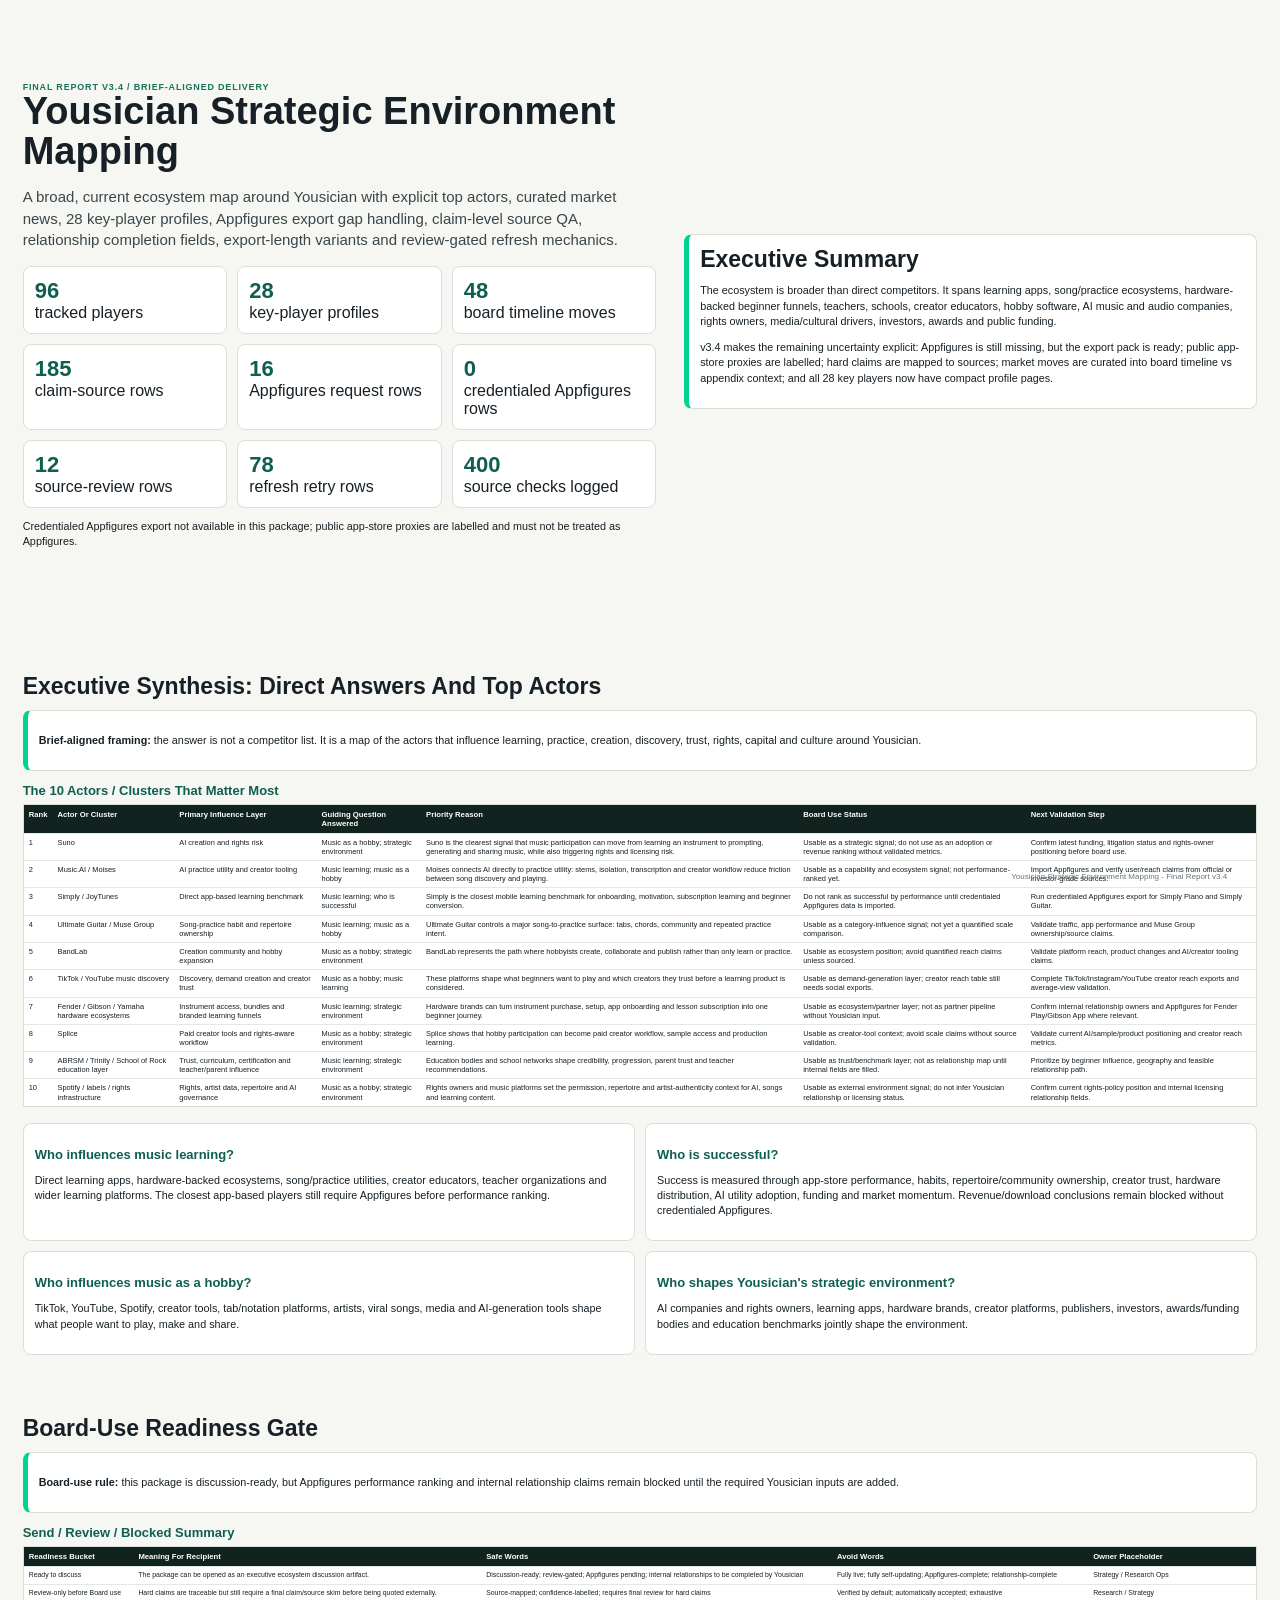
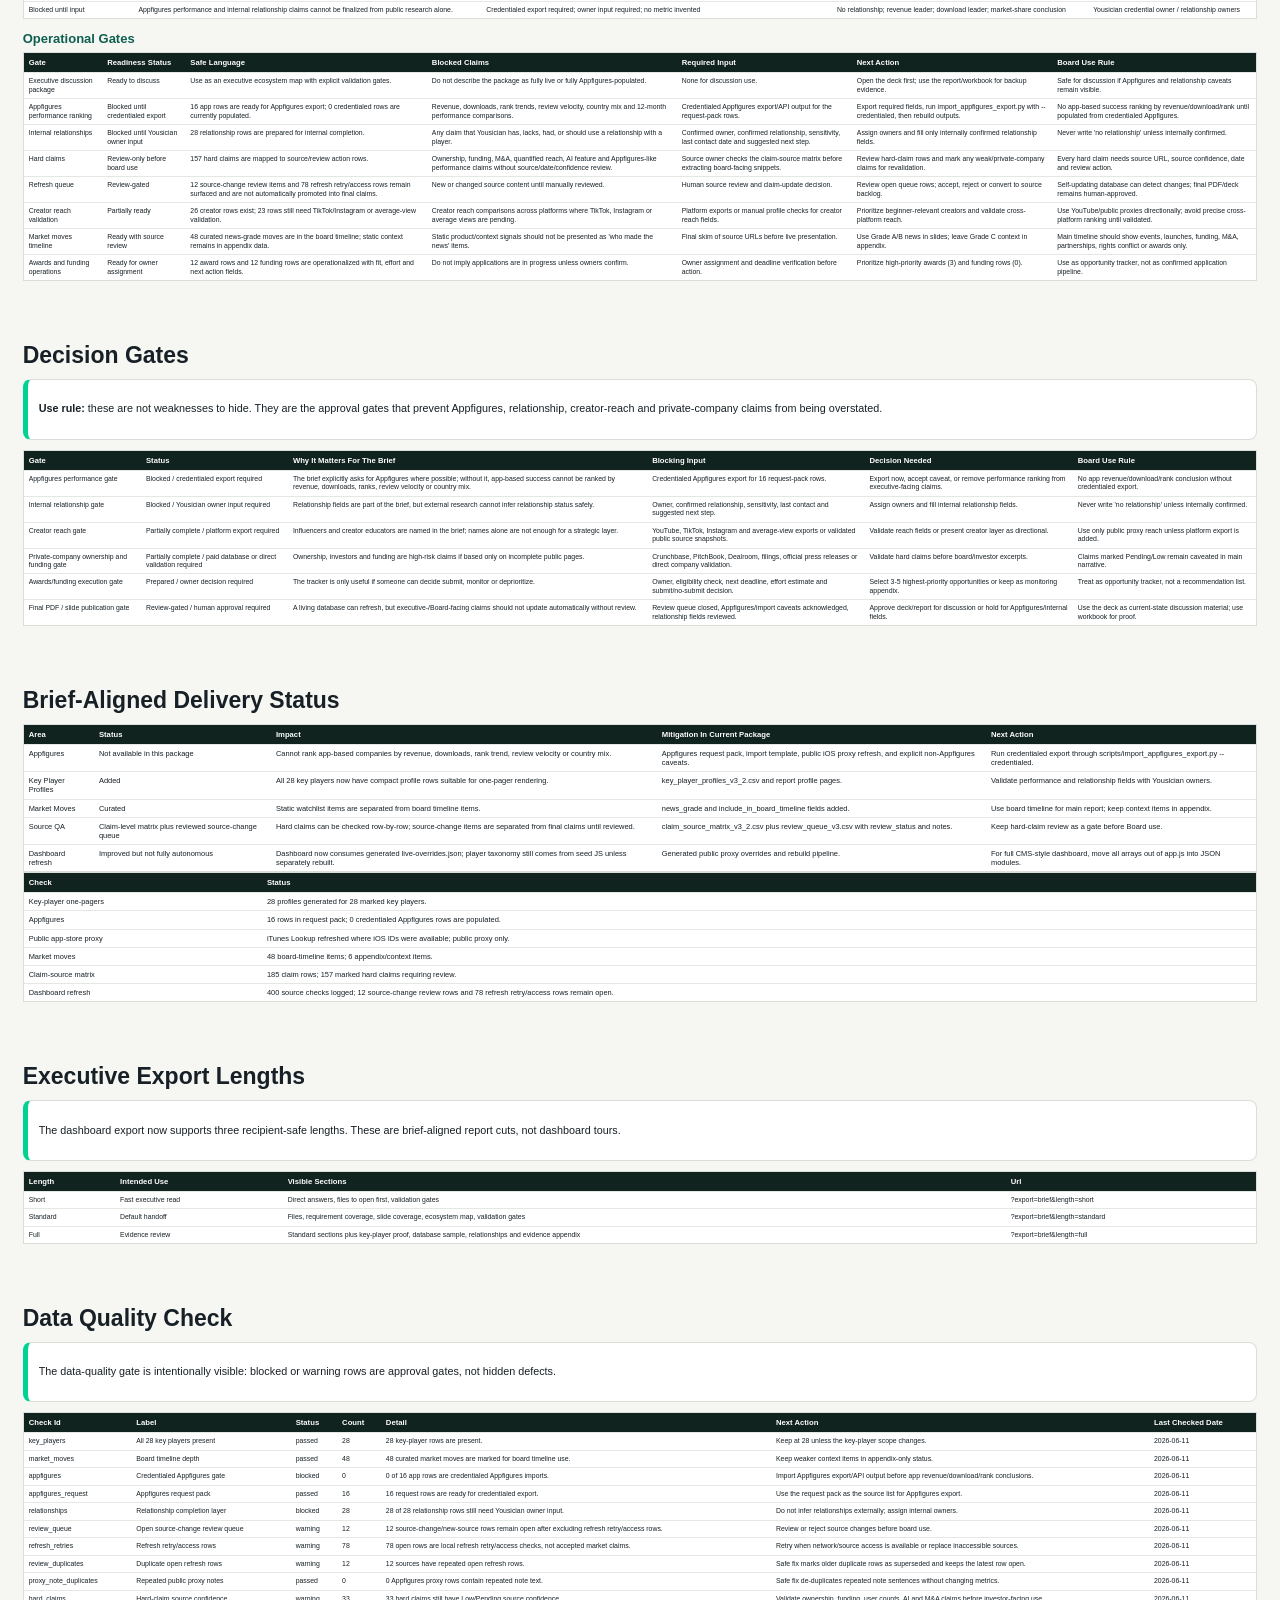
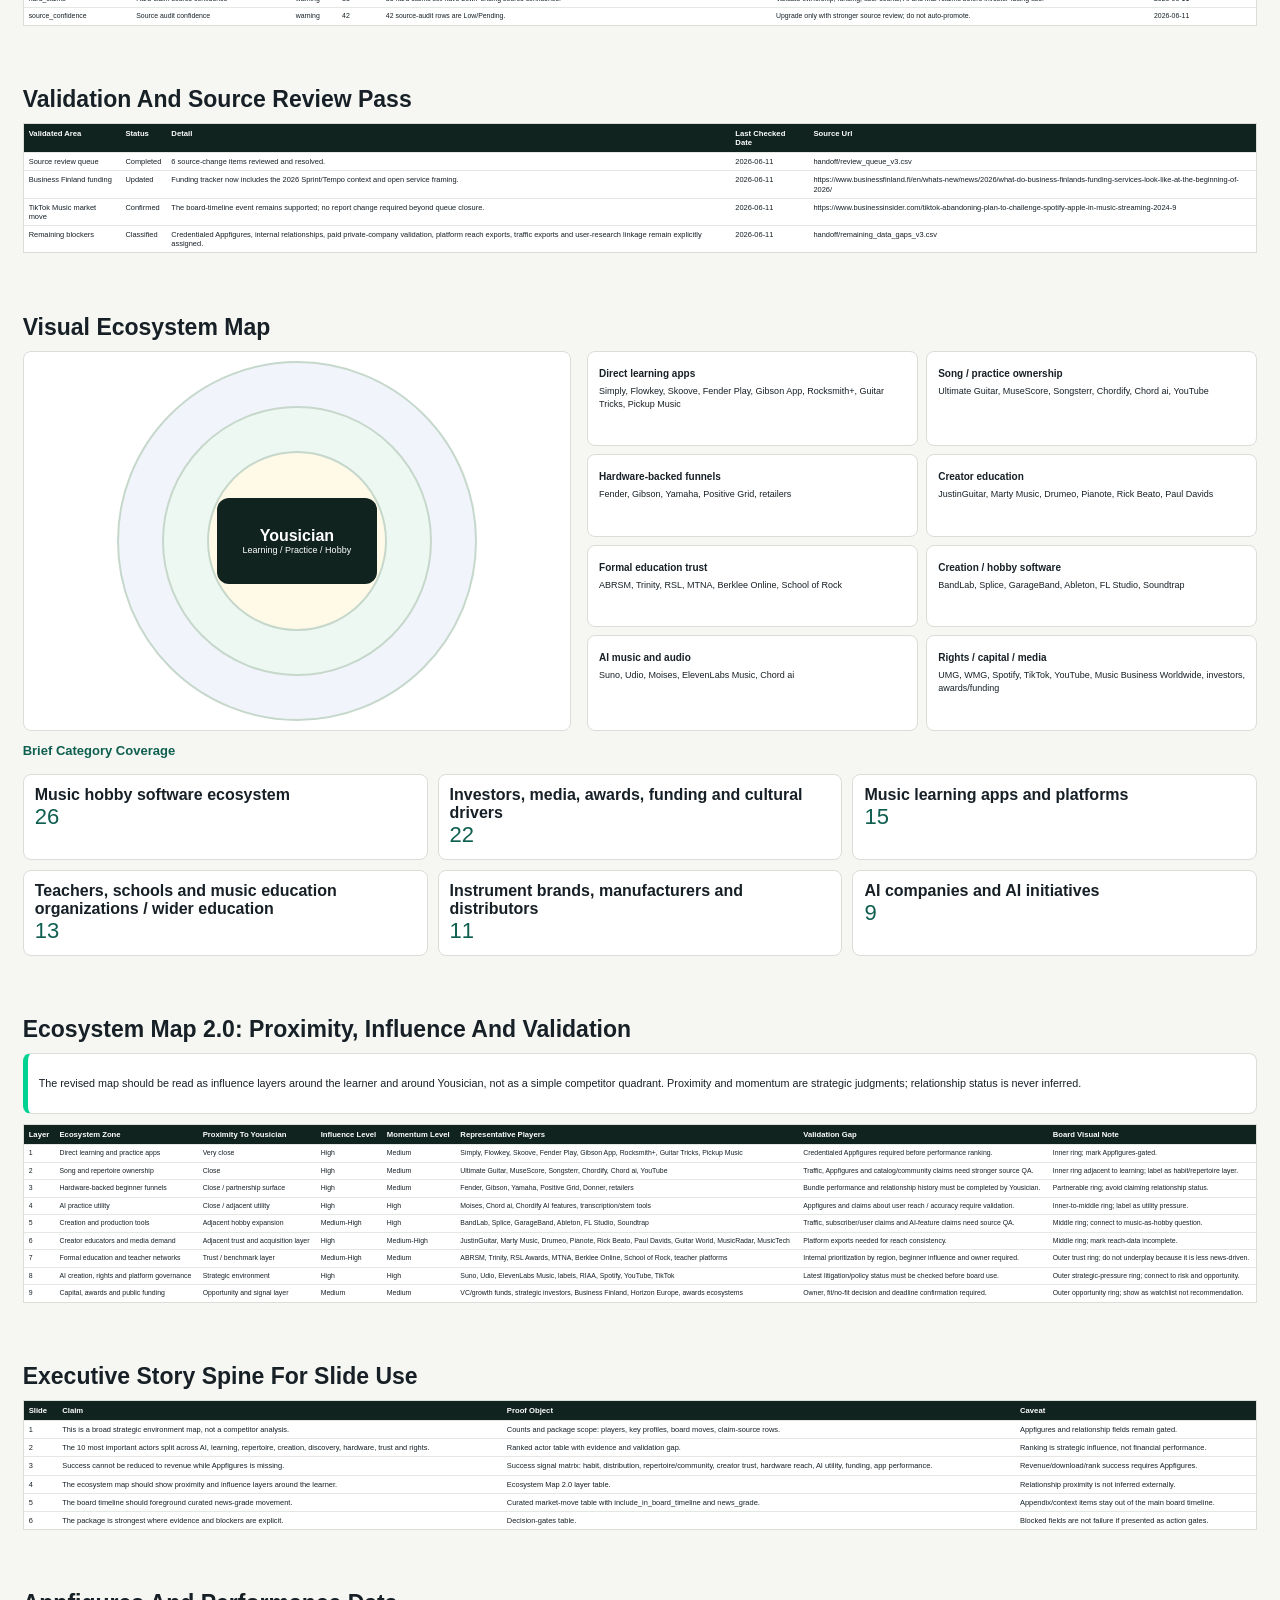
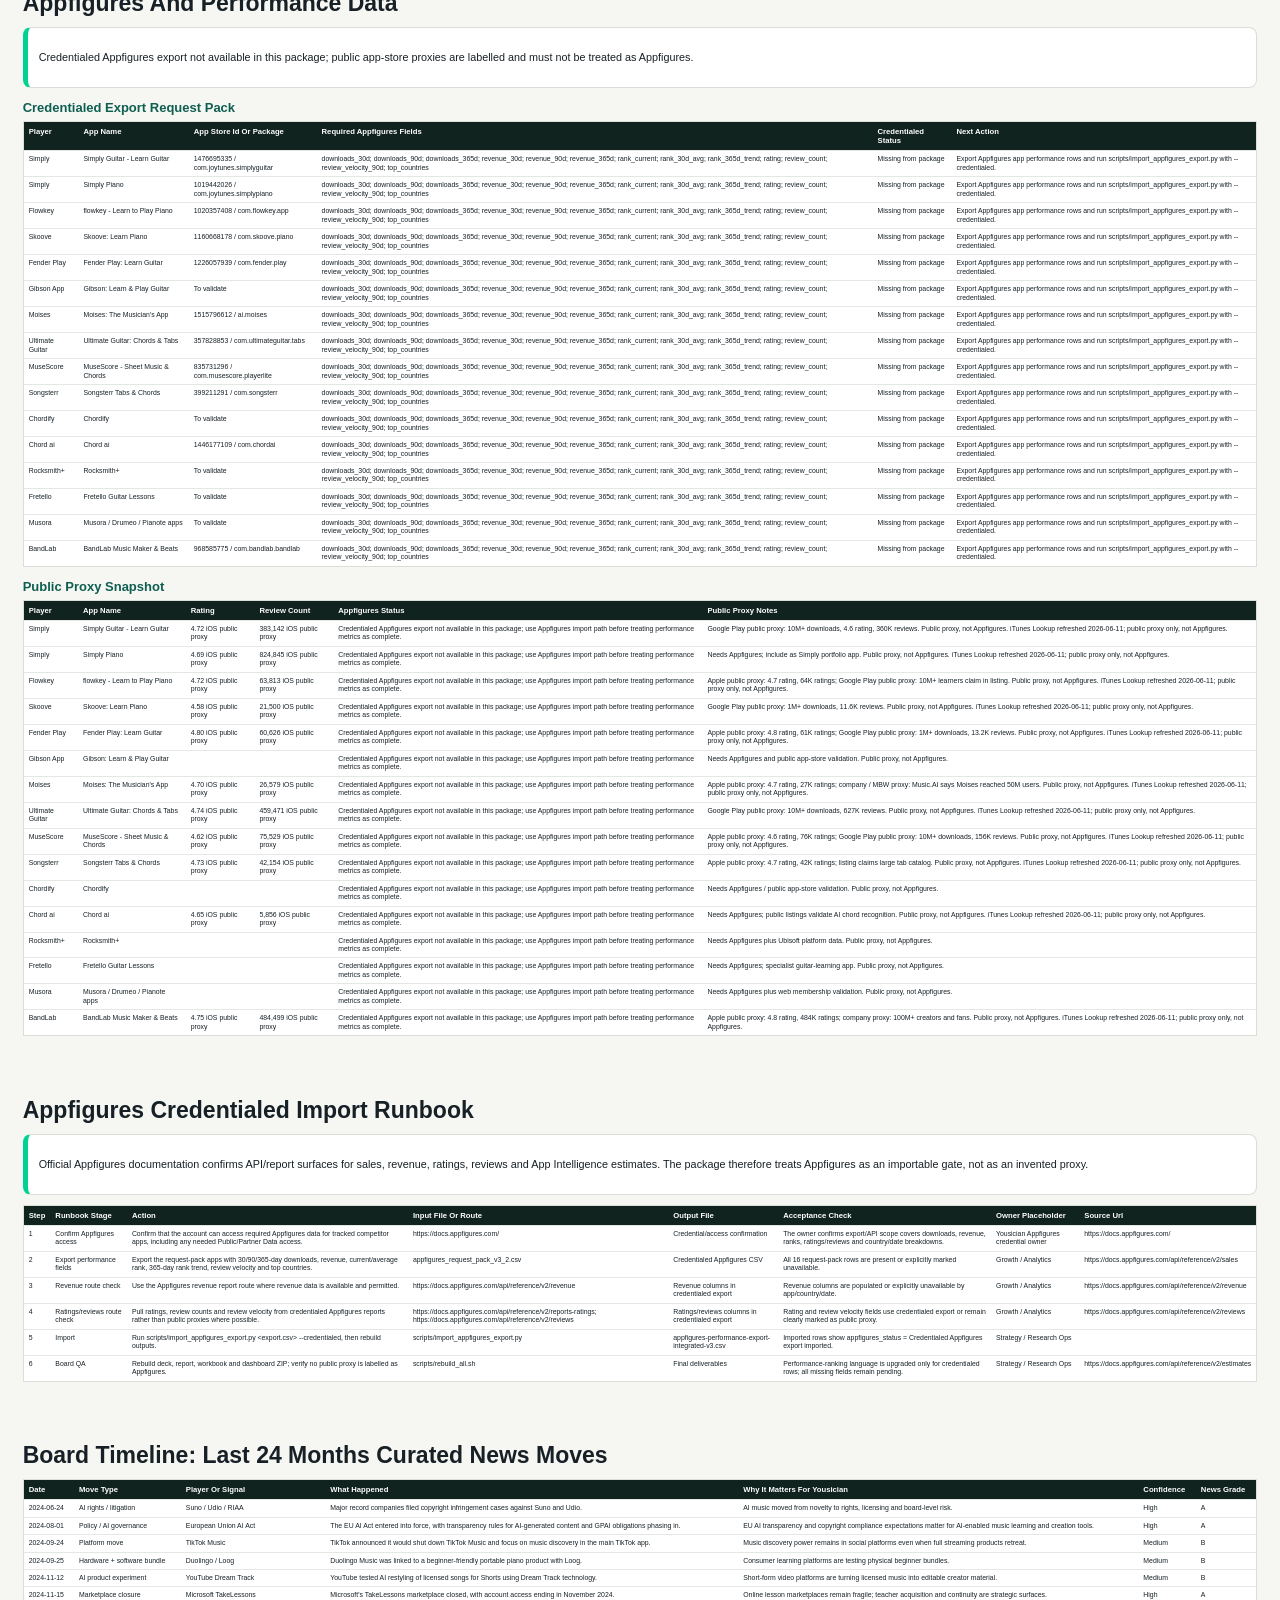
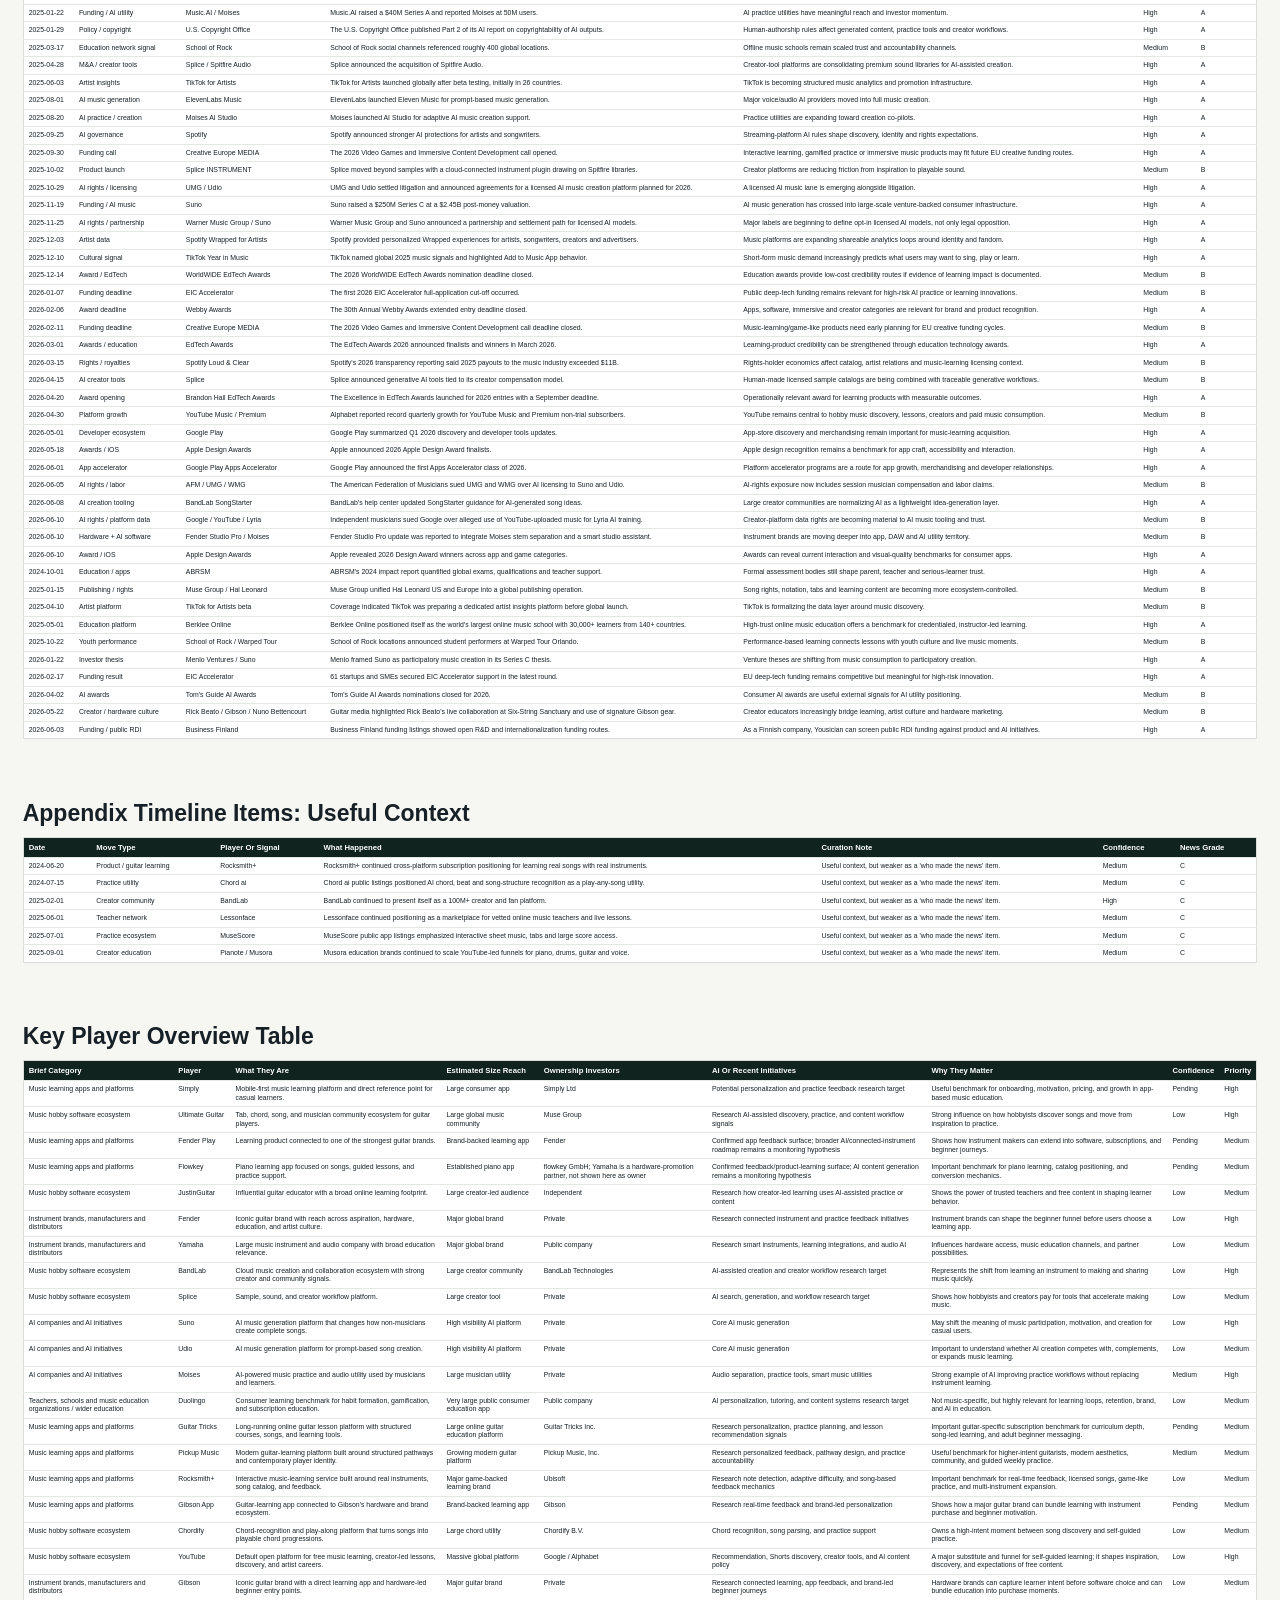
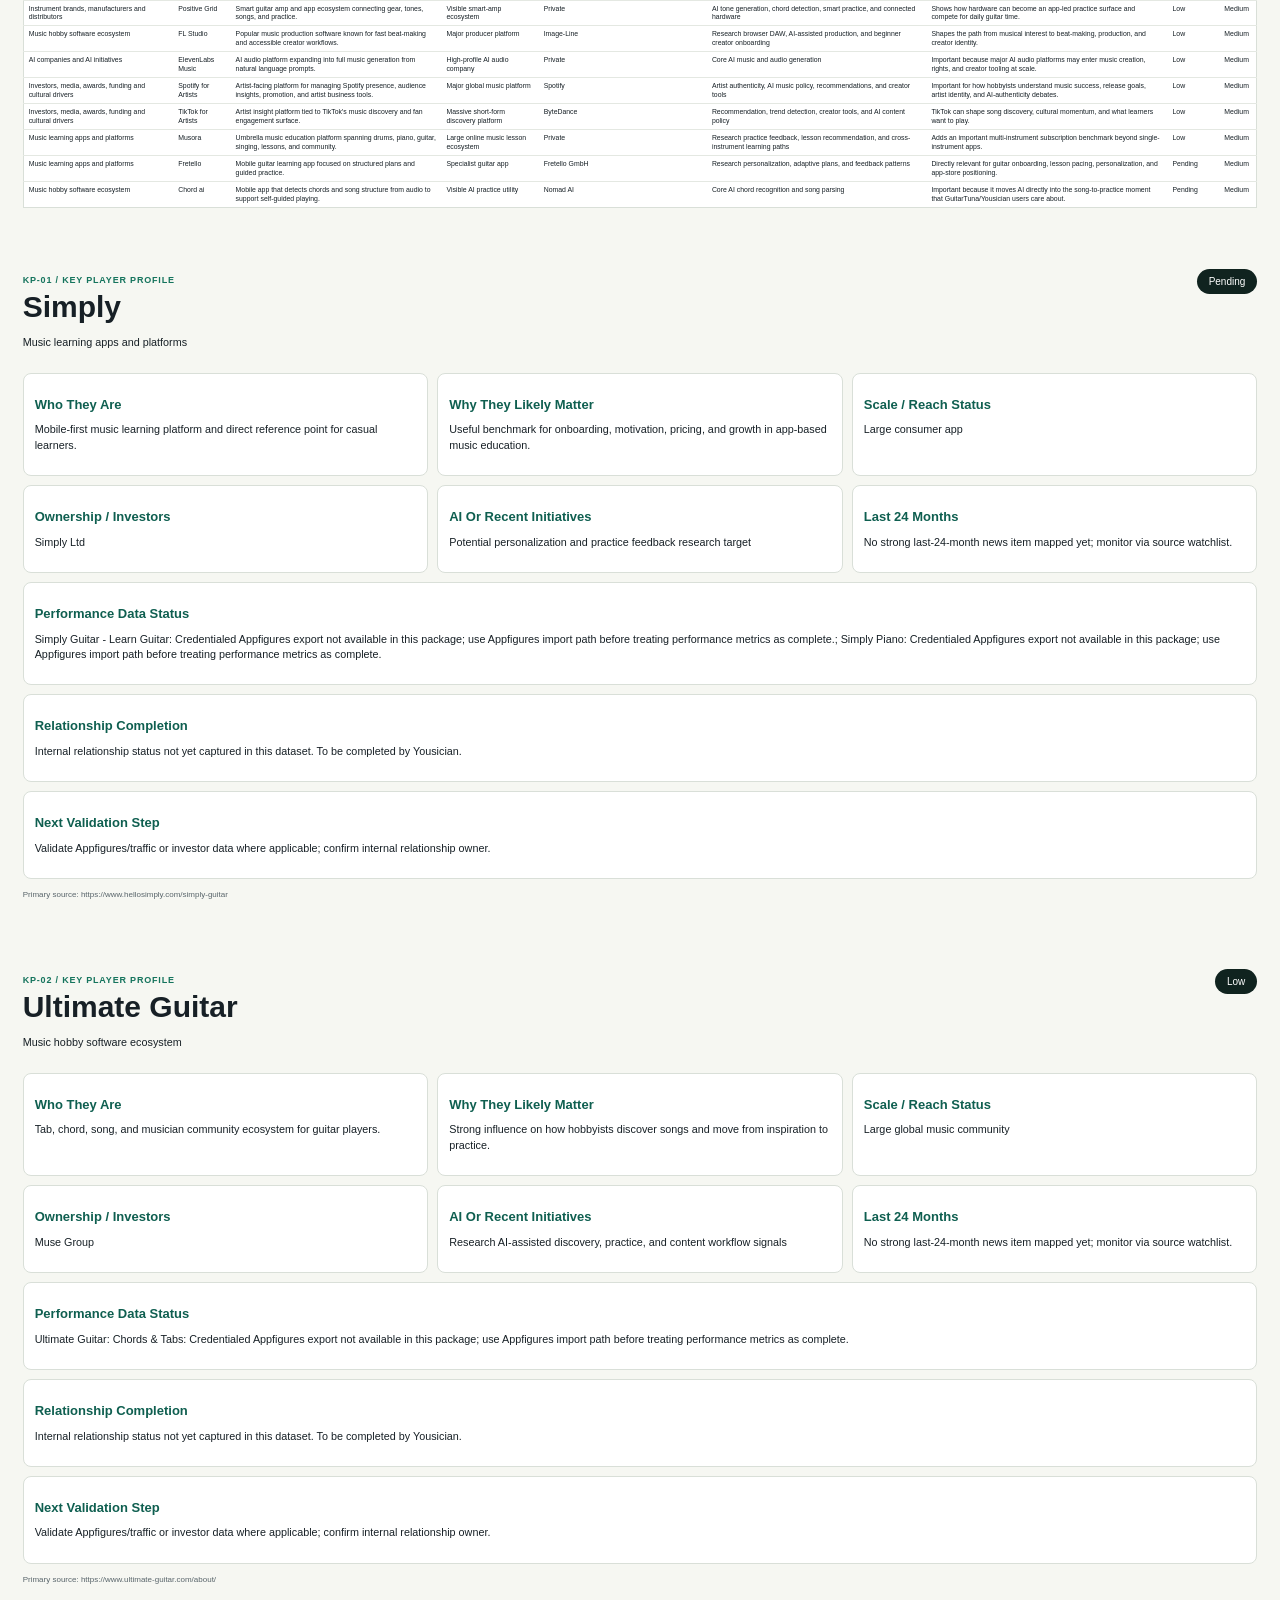
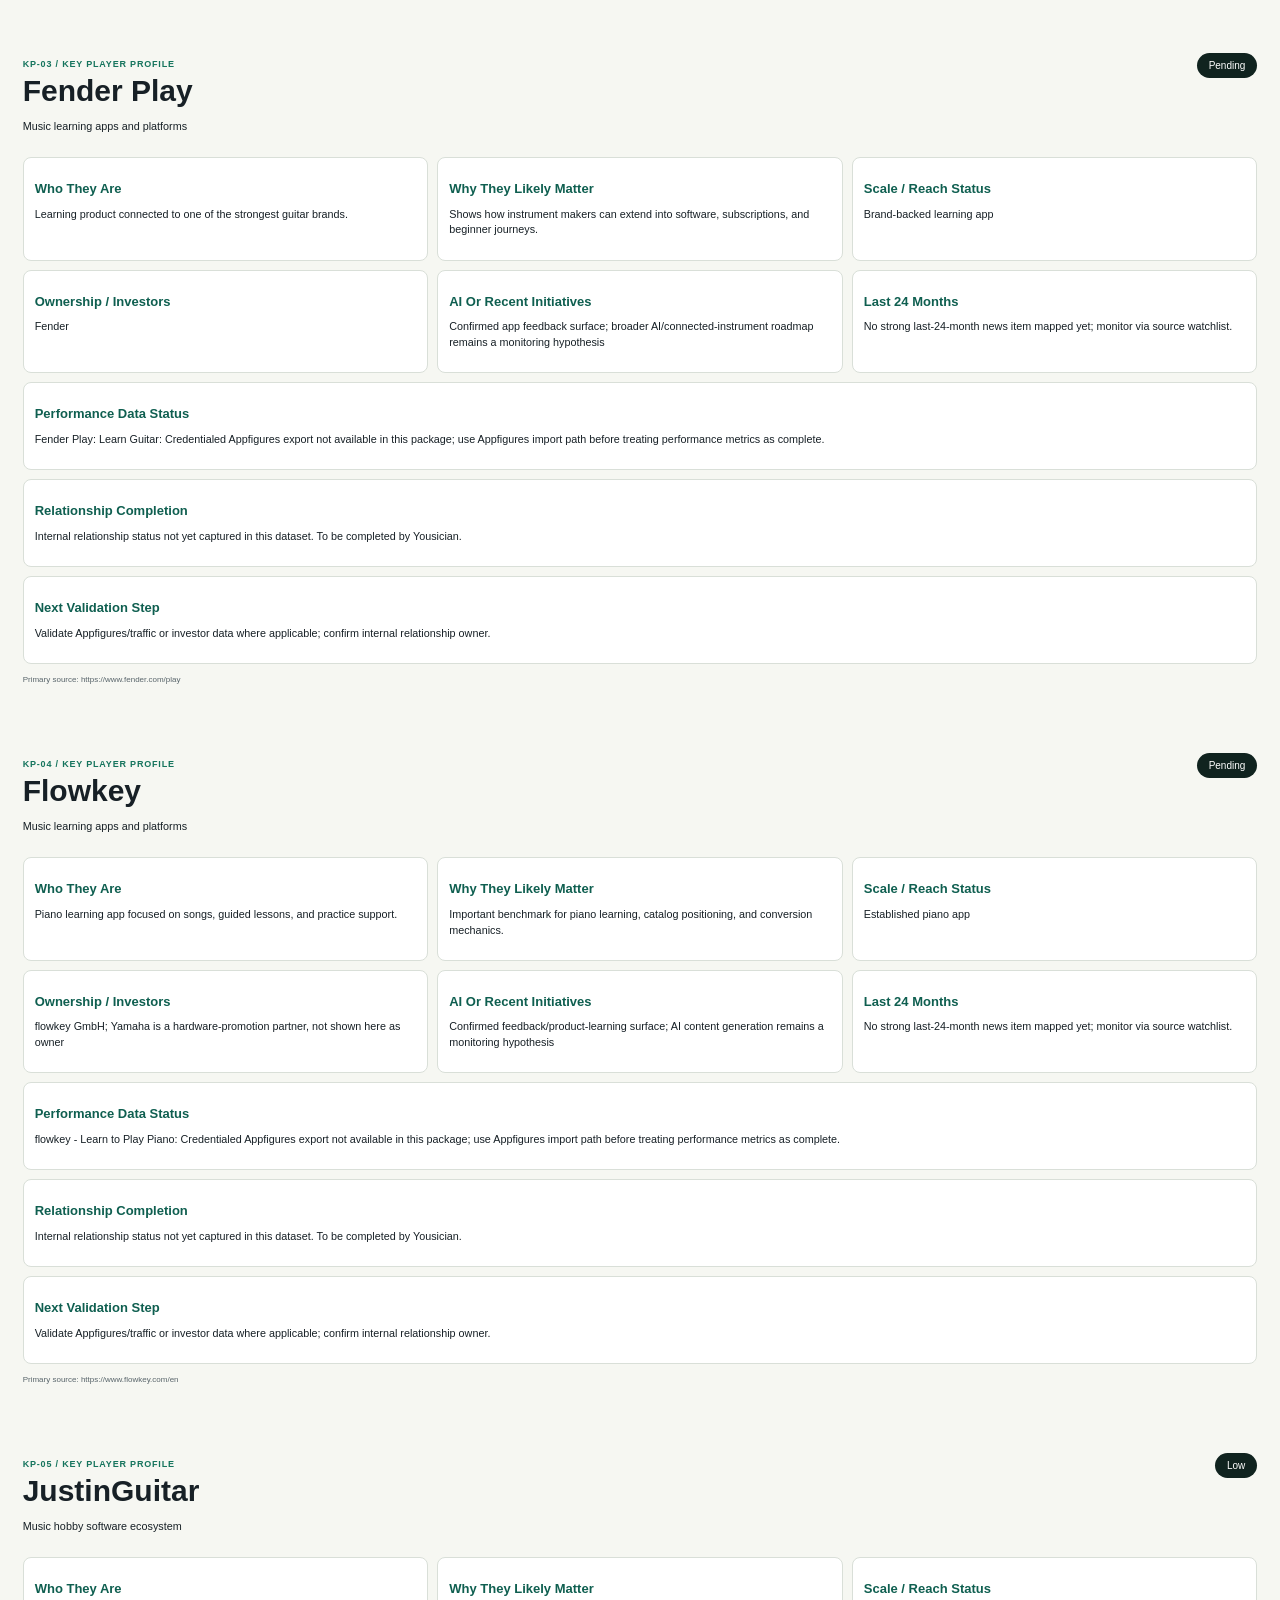
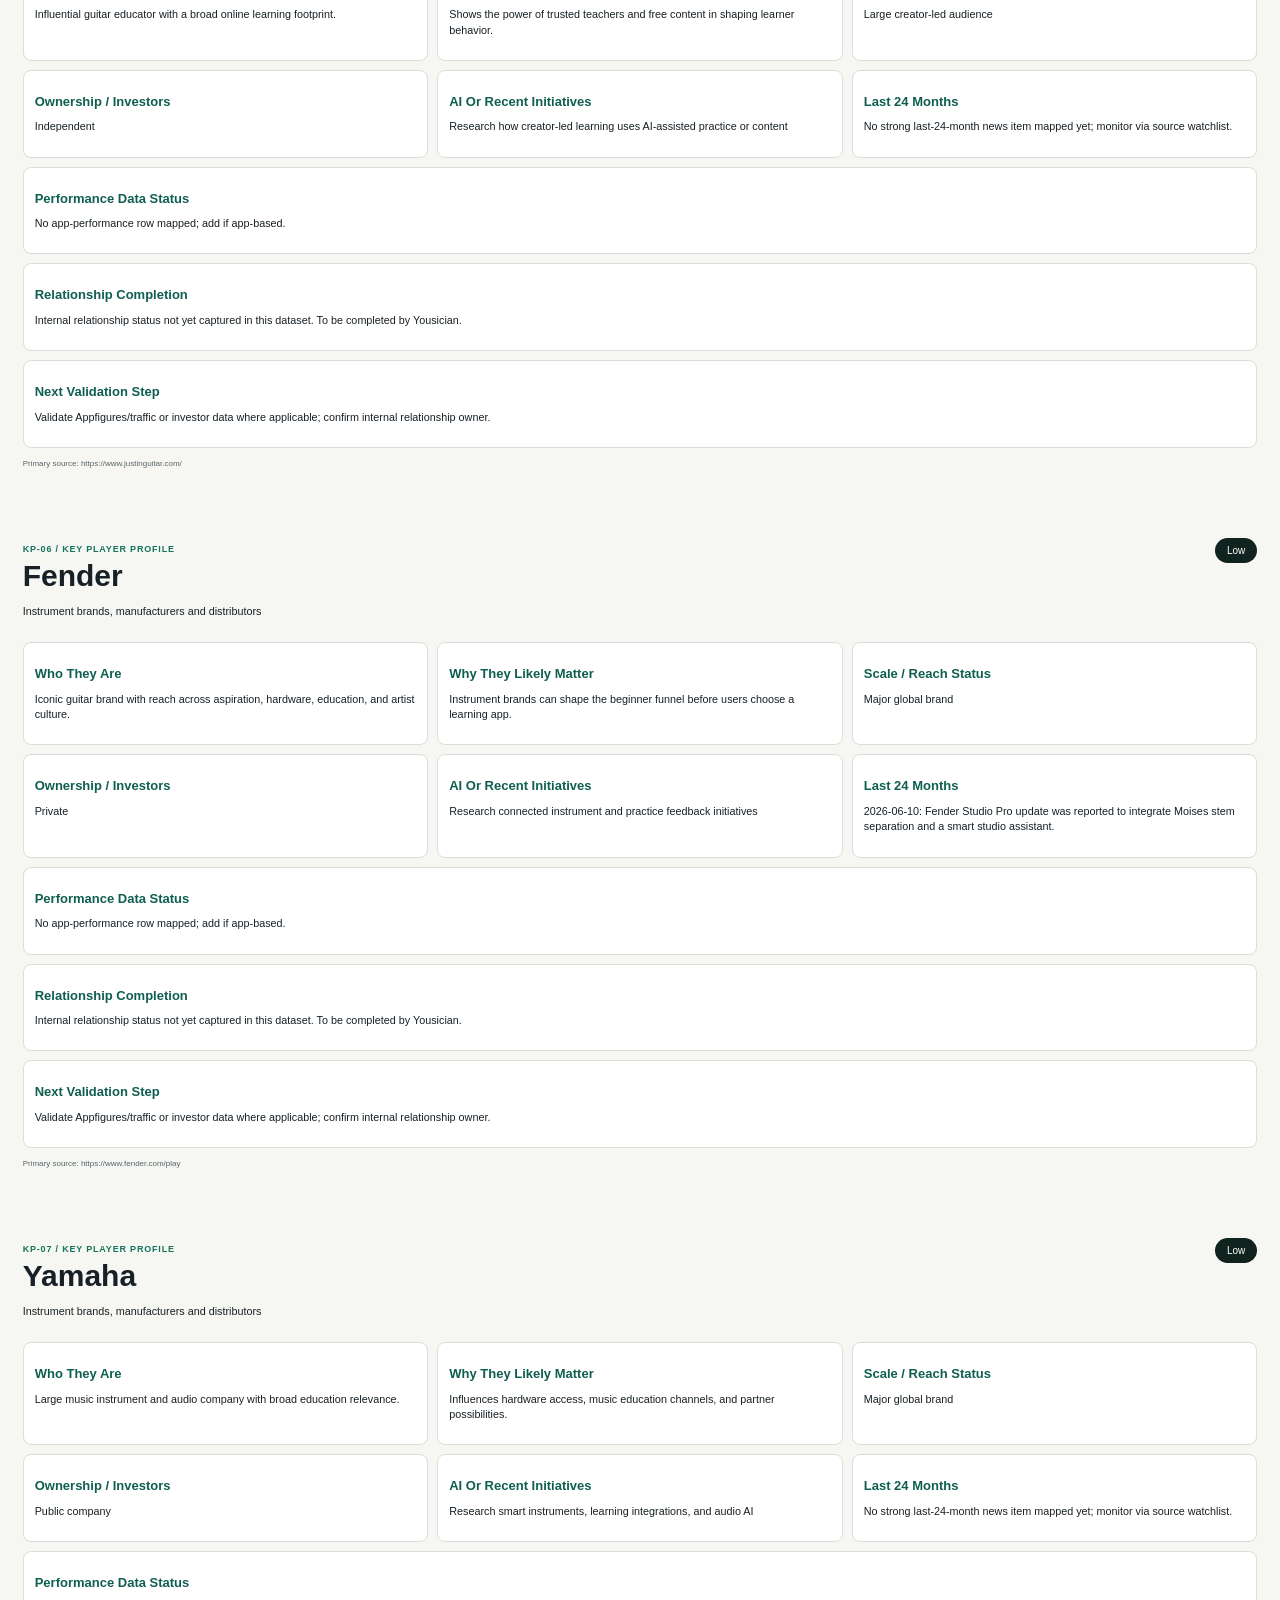
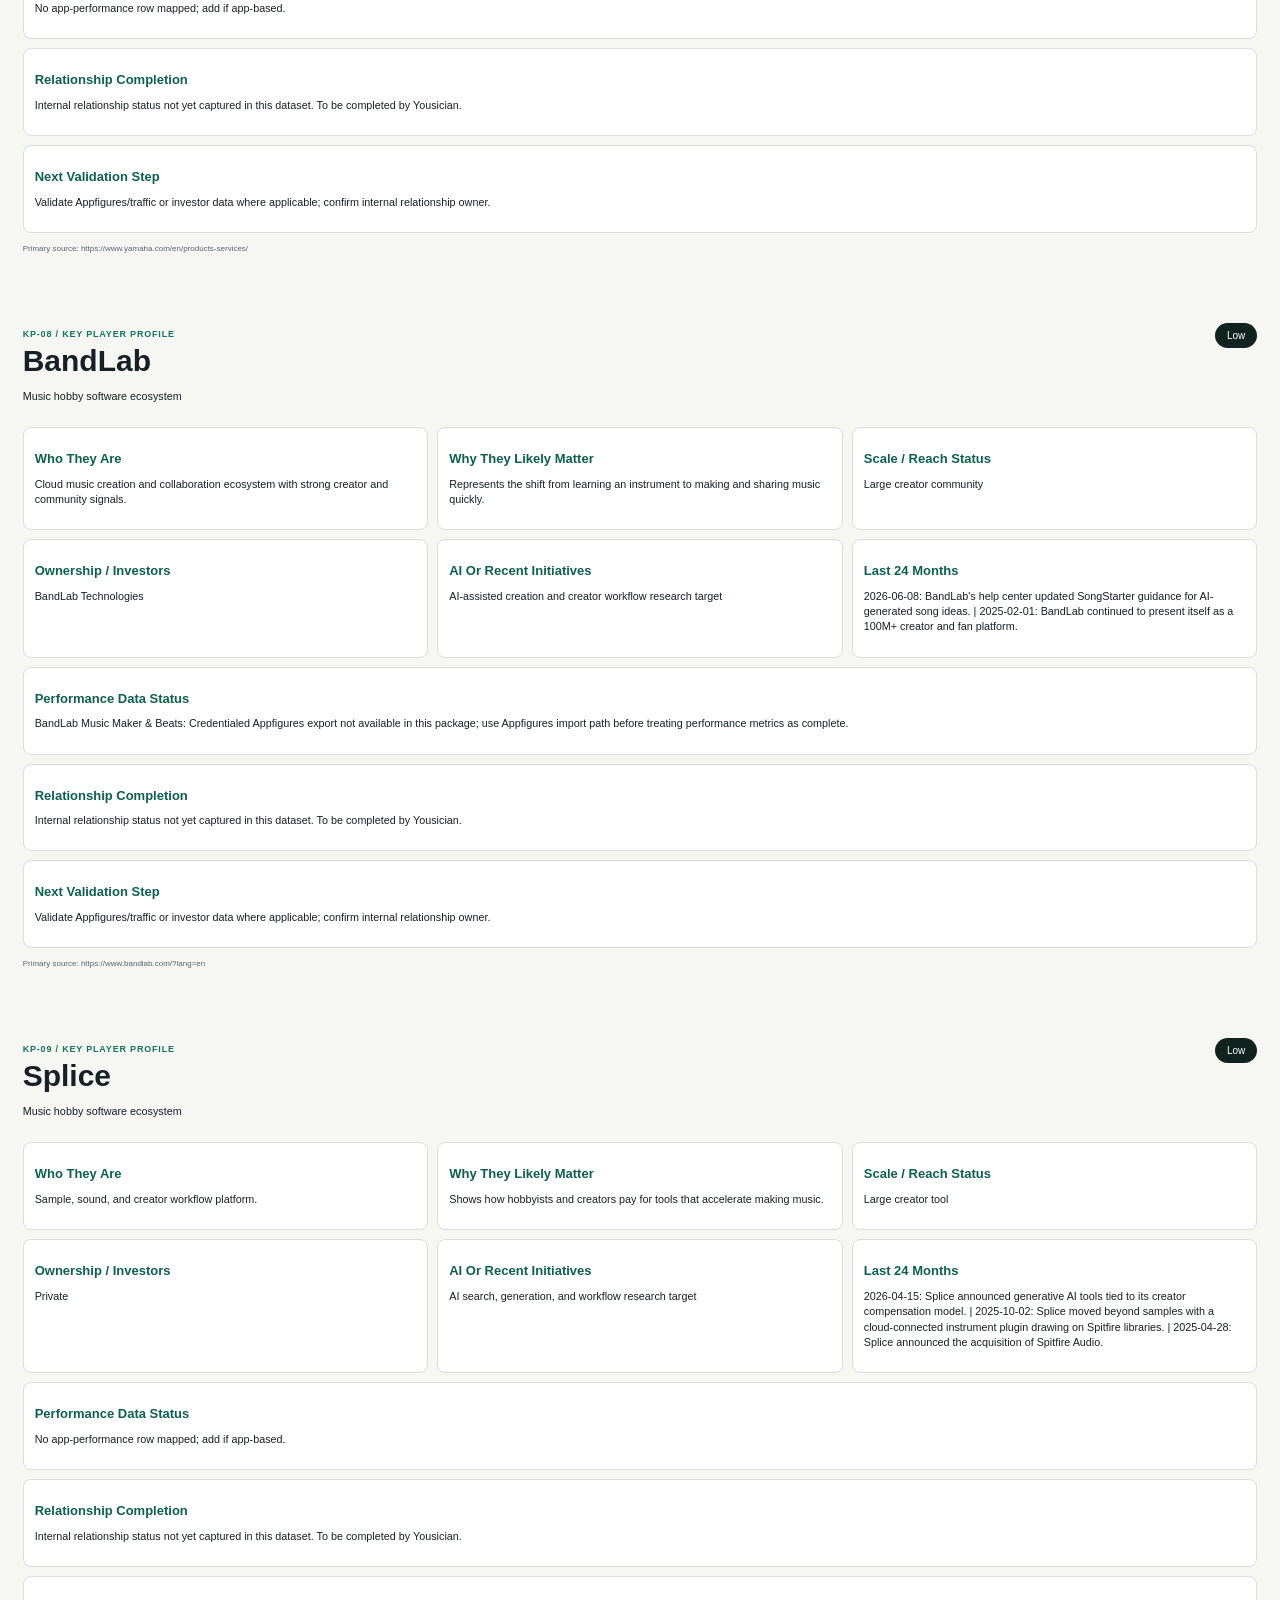
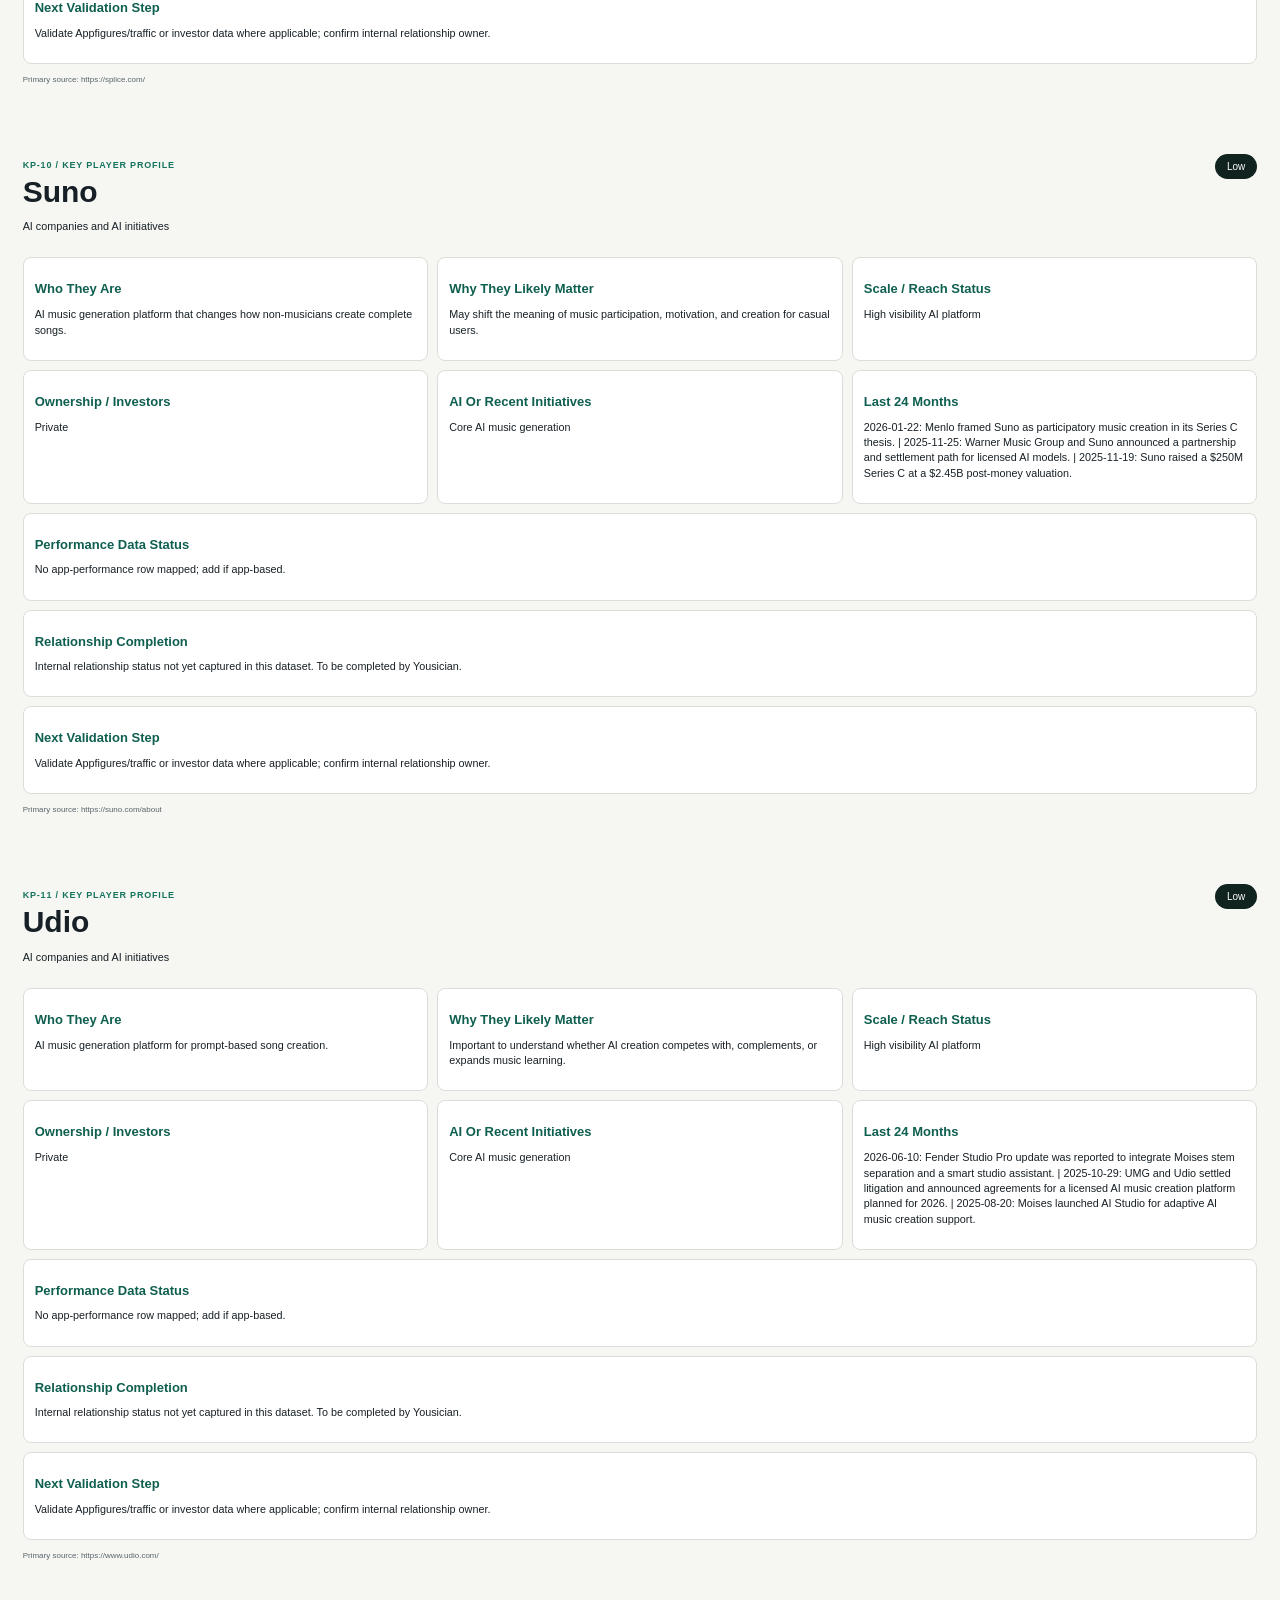
<file: deliverables/Yousician Strategic Environment Mapping - Final Report v3.4.html>
<!doctype html>
<html lang="en">
<head>
  <meta charset="utf-8" />
  <title>Yousician Strategic Environment Mapping - Final Report v3.4</title>
  <style>
    @page { size: A4 landscape; margin: 14mm; }
    * { box-sizing: border-box; }
    body { font-family: -apple-system, BlinkMacSystemFont, "Segoe UI", Arial, sans-serif; color:#172026; margin:0; background:#f6f7f2; }
    section { page-break-after: always; padding:8mm 6mm; }
    h1 { font-size:38px; line-height:1.04; margin:0 0 10px; letter-spacing:0; }
    h2 { font-size:23px; margin:0 0 10px; }
    h3 { font-size:13px; margin:12px 0 6px; color:#0f5f50; }
    p, li { font-size:10.8px; line-height:1.42; }
    .cover { display:grid; grid-template-columns:1.05fr .95fr; gap:28px; min-height:170mm; align-items:center; }
    .kicker { text-transform:uppercase; letter-spacing:.09em; font-size:9px; font-weight:700; color:#15745d; }
    .subtitle { font-size:15px; max-width:760px; color:#3a464b; }
    .meta, .cards, .answer-grid { display:grid; grid-template-columns:repeat(3, 1fr); gap:10px; margin-top:16px; }
    .answer-grid { grid-template-columns:repeat(2, 1fr); }
    .meta div, .card, .callout, .answer, .cluster, .profile-card { background:#fff; border:1px solid #d9dfd8; border-radius:8px; padding:11px; }
    .meta strong, .card span { display:block; font-size:22px; color:#0f5f50; }
    .callout { border-left:5px solid #00d292; margin:10px 0; }
    table { width:100%; border-collapse:collapse; background:#fff; border:1px solid #d9dfd8; }
    th { background:#10231f; color:#fff; text-align:left; font-size:7.7px; padding:5px; vertical-align:top; }
    td { font-size:7.45px; line-height:1.23; padding:4px 5px; border-top:1px solid #e4e8e2; vertical-align:top; }
    .wide td { font-size:6.9px; }
    .ecosystem { display:grid; grid-template-columns:.9fr 1.1fr; gap:16px; }
    .map { position:relative; min-height:380px; background:#fff; border:1px solid #d9dfd8; border-radius:8px; overflow:hidden; }
    .ring { position:absolute; border-radius:999px; border:2px solid #c6d8cb; left:50%; top:50%; transform:translate(-50%,-50%); }
    .outer { width:360px; height:360px; background:#f2f4fb; }
    .middle { width:270px; height:270px; background:#eef8f2; }
    .inner { width:180px; height:180px; background:#fff9e8; }
    .center { position:absolute; left:50%; top:50%; transform:translate(-50%,-50%); width:160px; height:86px; border-radius:12px; background:#10231f; color:white; display:flex; flex-direction:column; align-items:center; justify-content:center; text-align:center; font-weight:700; }
    .center span { font-size:9px; font-weight:500; }
    .clusters { display:grid; grid-template-columns:repeat(2, 1fr); gap:8px; }
    .cluster strong { font-size:10px; }
    .cluster p { margin:4px 0 0; font-size:9px; }
    .profile-page { background:#f6f7f2; }
    .profile-head { display:flex; justify-content:space-between; align-items:flex-start; margin-bottom:12px; }
    .profile-head h2 { font-size:30px; margin:3px 0; }
    .profile-badge { background:#10231f; color:#fff; border-radius:999px; padding:7px 12px; font-size:10px; }
    .profile-grid { display:grid; grid-template-columns:repeat(3, 1fr); gap:9px; }
    .profile-card { min-height:72px; }
    .profile-card.wide { grid-column:span 3; min-height:50px; }
    .source-line { font-size:8px; color:#59656b; margin-top:10px; }
    .footer { position:fixed; bottom:5mm; right:14mm; font-size:8px; color:#6a7479; }
  </style>
</head>
<body>
  <div class="footer">Yousician Strategic Environment Mapping - Final Report v3.4</div>
  <section class="cover">
    <div>
      <div class="kicker">Final Report v3.4 / brief-aligned delivery</div>
      <h1>Yousician Strategic Environment Mapping</h1>
      <p class="subtitle">A broad, current ecosystem map around Yousician with explicit top actors, curated market news, 28 key-player profiles, Appfigures export gap handling, claim-level source QA, relationship completion fields, export-length variants and review-gated refresh mechanics.</p>
      <div class="meta">
        <div><strong>96</strong><span>tracked players</span></div>
        <div><strong>28</strong><span>key-player profiles</span></div>
        <div><strong>48</strong><span>board timeline moves</span></div>
        <div><strong>185</strong><span>claim-source rows</span></div>
        <div><strong>16</strong><span>Appfigures request rows</span></div>
        <div><strong>0</strong><span>credentialed Appfigures rows</span></div>
        <div><strong>12</strong><span>source-review rows</span></div>
        <div><strong>78</strong><span>refresh retry rows</span></div>
        <div><strong>400</strong><span>source checks logged</span></div>
      </div>
      <p>Credentialed Appfigures export not available in this package; public app-store proxies are labelled and must not be treated as Appfigures.</p>
    </div>
    <div class="callout">
      <h2>Executive Summary</h2>
      <p>The ecosystem is broader than direct competitors. It spans learning apps, song/practice ecosystems, hardware-backed beginner funnels, teachers, schools, creator educators, hobby software, AI music and audio companies, rights owners, media/cultural drivers, investors, awards and public funding.</p>
      <p>v3.4 makes the remaining uncertainty explicit: Appfigures is still missing, but the export pack is ready; public app-store proxies are labelled; hard claims are mapped to sources; market moves are curated into board timeline vs appendix context; and all 28 key players now have compact profile pages.</p>
    </div>
  </section>
  <section class=''><h2>Executive Synthesis: Direct Answers And Top Actors</h2>
            <div class="callout"><p><strong>Brief-aligned framing:</strong> the answer is not a competitor list. It is a map of the actors that influence learning, practice, creation, discovery, trust, rights, capital and culture around Yousician.</p></div>
            <h3>The 10 Actors / Clusters That Matter Most</h3>
            <table><thead><tr><th>Rank</th><th>Actor Or Cluster</th><th>Primary Influence Layer</th><th>Guiding Question Answered</th><th>Priority Reason</th><th>Board Use Status</th><th>Next Validation Step</th></tr></thead><tbody><tr><td>1</td><td>Suno</td><td>AI creation and rights risk</td><td>Music as a hobby; strategic environment</td><td>Suno is the clearest signal that music participation can move from learning an instrument to prompting, generating and sharing music, while also triggering rights and licensing risk.</td><td>Usable as a strategic signal; do not use as an adoption or revenue ranking without validated metrics.</td><td>Confirm latest funding, litigation status and rights-owner positioning before board use.</td></tr><tr><td>2</td><td>Music.AI / Moises</td><td>AI practice utility and creator tooling</td><td>Music learning; music as a hobby</td><td>Moises connects AI directly to practice utility: stems, isolation, transcription and creator workflow reduce friction between song discovery and playing.</td><td>Usable as a capability and ecosystem signal; not performance-ranked yet.</td><td>Import Appfigures and verify user/reach claims from official or investor-grade sources.</td></tr><tr><td>3</td><td>Simply / JoyTunes</td><td>Direct app-based learning benchmark</td><td>Music learning; who is successful</td><td>Simply is the closest mobile learning benchmark for onboarding, motivation, subscription learning and beginner conversion.</td><td>Do not rank as successful by performance until credentialed Appfigures data is imported.</td><td>Run credentialed Appfigures export for Simply Piano and Simply Guitar.</td></tr><tr><td>4</td><td>Ultimate Guitar / Muse Group</td><td>Song-practice habit and repertoire ownership</td><td>Music learning; music as a hobby</td><td>Ultimate Guitar controls a major song-to-practice surface: tabs, chords, community and repeated practice intent.</td><td>Usable as a category-influence signal; not yet a quantified scale comparison.</td><td>Validate traffic, app performance and Muse Group ownership/source claims.</td></tr><tr><td>5</td><td>BandLab</td><td>Creation community and hobby expansion</td><td>Music as a hobby; strategic environment</td><td>BandLab represents the path where hobbyists create, collaborate and publish rather than only learn or practice.</td><td>Usable as ecosystem position; avoid quantified reach claims unless sourced.</td><td>Validate platform reach, product changes and AI/creator tooling claims.</td></tr><tr><td>6</td><td>TikTok / YouTube music discovery</td><td>Discovery, demand creation and creator trust</td><td>Music as a hobby; music learning</td><td>These platforms shape what beginners want to play and which creators they trust before a learning product is considered.</td><td>Usable as demand-generation layer; creator reach table still needs social exports.</td><td>Complete TikTok/Instagram/YouTube creator reach exports and average-view validation.</td></tr><tr><td>7</td><td>Fender / Gibson / Yamaha hardware ecosystems</td><td>Instrument access, bundles and branded learning funnels</td><td>Music learning; strategic environment</td><td>Hardware brands can turn instrument purchase, setup, app onboarding and lesson subscription into one beginner journey.</td><td>Usable as ecosystem/partner layer; not as partner pipeline without Yousician input.</td><td>Confirm internal relationship owners and Appfigures for Fender Play/Gibson App where relevant.</td></tr><tr><td>8</td><td>Splice</td><td>Paid creator tools and rights-aware workflow</td><td>Music as a hobby; strategic environment</td><td>Splice shows that hobby participation can become paid creator workflow, sample access and production learning.</td><td>Usable as creator-tool context; avoid scale claims without source validation.</td><td>Validate current AI/sample/product positioning and creator reach metrics.</td></tr><tr><td>9</td><td>ABRSM / Trinity / School of Rock education layer</td><td>Trust, curriculum, certification and teacher/parent influence</td><td>Music learning; strategic environment</td><td>Education bodies and school networks shape credibility, progression, parent trust and teacher recommendations.</td><td>Usable as trust/benchmark layer; not as relationship map until internal fields are filled.</td><td>Prioritize by beginner influence, geography and feasible relationship path.</td></tr><tr><td>10</td><td>Spotify / labels / rights infrastructure</td><td>Rights, artist data, repertoire and AI governance</td><td>Music as a hobby; strategic environment</td><td>Rights owners and music platforms set the permission, repertoire and artist-authenticity context for AI, songs and learning content.</td><td>Usable as external environment signal; do not infer Yousician relationship or licensing status.</td><td>Confirm current rights-policy position and internal licensing relationship fields.</td></tr></tbody></table>
            <div class="answer-grid">
              <div class="answer"><h3>Who influences music learning?</h3><p>Direct learning apps, hardware-backed ecosystems, song/practice utilities, creator educators, teacher organizations and wider learning platforms. The closest app-based players still require Appfigures before performance ranking.</p></div>
              <div class="answer"><h3>Who is successful?</h3><p>Success is measured through app-store performance, habits, repertoire/community ownership, creator trust, hardware distribution, AI utility adoption, funding and market momentum. Revenue/download conclusions remain blocked without credentialed Appfigures.</p></div>
              <div class="answer"><h3>Who influences music as a hobby?</h3><p>TikTok, YouTube, Spotify, creator tools, tab/notation platforms, artists, viral songs, media and AI-generation tools shape what people want to play, make and share.</p></div>
              <div class="answer"><h3>Who shapes Yousician's strategic environment?</h3><p>AI companies and rights owners, learning apps, hardware brands, creator platforms, publishers, investors, awards/funding bodies and education benchmarks jointly shape the environment.</p></div>
            </div>
            </section><section class='wide'><h2>Board-Use Readiness Gate</h2>
                <div class="callout"><p><strong>Board-use rule:</strong> this package is discussion-ready, but Appfigures performance ranking and internal relationship claims remain blocked until the required Yousician inputs are added.</p></div>
                <h3>Send / Review / Blocked Summary</h3>
                <table><thead><tr><th>Readiness Bucket</th><th>Meaning For Recipient</th><th>Safe Words</th><th>Avoid Words</th><th>Owner Placeholder</th></tr></thead><tbody><tr><td>Ready to discuss</td><td>The package can be opened as an executive ecosystem discussion artifact.</td><td>Discussion-ready; review-gated; Appfigures pending; internal relationships to be completed by Yousician</td><td>Fully live; fully self-updating; Appfigures-complete; relationship-complete</td><td>Strategy / Research Ops</td></tr><tr><td>Review-only before Board use</td><td>Hard claims are traceable but still require a final claim/source skim before being quoted externally.</td><td>Source-mapped; confidence-labelled; requires final review for hard claims</td><td>Verified by default; automatically accepted; exhaustive</td><td>Research / Strategy</td></tr><tr><td>Blocked until input</td><td>Appfigures performance and internal relationship claims cannot be finalized from public research alone.</td><td>Credentialed export required; owner input required; no metric invented</td><td>No relationship; revenue leader; download leader; market-share conclusion</td><td>Yousician credential owner / relationship owners</td></tr></tbody></table>
                <h3>Operational Gates</h3>
                <table><thead><tr><th>Gate</th><th>Readiness Status</th><th>Safe Language</th><th>Blocked Claims</th><th>Required Input</th><th>Next Action</th><th>Board Use Rule</th></tr></thead><tbody><tr><td>Executive discussion package</td><td>Ready to discuss</td><td>Use as an executive ecosystem map with explicit validation gates.</td><td>Do not describe the package as fully live or fully Appfigures-populated.</td><td>None for discussion use.</td><td>Open the deck first; use the report/workbook for backup evidence.</td><td>Safe for discussion if Appfigures and relationship caveats remain visible.</td></tr><tr><td>Appfigures performance ranking</td><td>Blocked until credentialed export</td><td>16 app rows are ready for Appfigures export; 0 credentialed rows are currently populated.</td><td>Revenue, downloads, rank trends, review velocity, country mix and 12-month performance comparisons.</td><td>Credentialed Appfigures export/API output for the request-pack rows.</td><td>Export required fields, run import_appfigures_export.py with --credentialed, then rebuild outputs.</td><td>No app-based success ranking by revenue/download/rank until populated from credentialed Appfigures.</td></tr><tr><td>Internal relationships</td><td>Blocked until Yousician owner input</td><td>28 relationship rows are prepared for internal completion.</td><td>Any claim that Yousician has, lacks, had, or should use a relationship with a player.</td><td>Confirmed owner, confirmed relationship, sensitivity, last contact date and suggested next step.</td><td>Assign owners and fill only internally confirmed relationship fields.</td><td>Never write &#x27;no relationship&#x27; unless internally confirmed.</td></tr><tr><td>Hard claims</td><td>Review-only before board use</td><td>157 hard claims are mapped to source/review action rows.</td><td>Ownership, funding, M&amp;A, quantified reach, AI feature and Appfigures-like performance claims without source/date/confidence review.</td><td>Source owner checks the claim-source matrix before extracting board-facing snippets.</td><td>Review hard-claim rows and mark any weak/private-company claims for revalidation.</td><td>Every hard claim needs source URL, source confidence, date and review action.</td></tr><tr><td>Refresh queue</td><td>Review-gated</td><td>12 source-change review items and 78 refresh retry/access rows remain surfaced and are not automatically promoted into final claims.</td><td>New or changed source content until manually reviewed.</td><td>Human source review and claim-update decision.</td><td>Review open queue rows; accept, reject or convert to source backlog.</td><td>Self-updating database can detect changes; final PDF/deck remains human-approved.</td></tr><tr><td>Creator reach validation</td><td>Partially ready</td><td>26 creator rows exist; 23 rows still need TikTok/Instagram or average-view validation.</td><td>Creator reach comparisons across platforms where TikTok, Instagram or average views are pending.</td><td>Platform exports or manual profile checks for creator reach fields.</td><td>Prioritize beginner-relevant creators and validate cross-platform reach.</td><td>Use YouTube/public proxies directionally; avoid precise cross-platform ranking until validated.</td></tr><tr><td>Market moves timeline</td><td>Ready with source review</td><td>48 curated news-grade moves are in the board timeline; static context remains in appendix data.</td><td>Static product/context signals should not be presented as &#x27;who made the news&#x27; items.</td><td>Final skim of source URLs before live presentation.</td><td>Use Grade A/B news in slides; leave Grade C context in appendix.</td><td>Main timeline should show events, launches, funding, M&amp;A, partnerships, rights conflict or awards only.</td></tr><tr><td>Awards and funding operations</td><td>Ready for owner assignment</td><td>12 award rows and 12 funding rows are operationalized with fit, effort and next action fields.</td><td>Do not imply applications are in progress unless owners confirm.</td><td>Owner assignment and deadline verification before action.</td><td>Prioritize high-priority awards (3) and funding rows (0).</td><td>Use as opportunity tracker, not as confirmed application pipeline.</td></tr></tbody></table>
                </section><section class='wide'><h2>Decision Gates</h2>
                <div class="callout"><p><strong>Use rule:</strong> these are not weaknesses to hide. They are the approval gates that prevent Appfigures, relationship, creator-reach and private-company claims from being overstated.</p></div>
                <table><thead><tr><th>Gate</th><th>Status</th><th>Why It Matters For The Brief</th><th>Blocking Input</th><th>Decision Needed</th><th>Board Use Rule</th></tr></thead><tbody><tr><td>Appfigures performance gate</td><td>Blocked / credentialed export required</td><td>The brief explicitly asks for Appfigures where possible; without it, app-based success cannot be ranked by revenue, downloads, ranks, review velocity or country mix.</td><td>Credentialed Appfigures export for 16 request-pack rows.</td><td>Export now, accept caveat, or remove performance ranking from executive-facing claims.</td><td>No app revenue/download/rank conclusion without credentialed export.</td></tr><tr><td>Internal relationship gate</td><td>Blocked / Yousician owner input required</td><td>Relationship fields are part of the brief, but external research cannot infer relationship status safely.</td><td>Owner, confirmed relationship, sensitivity, last contact and suggested next step.</td><td>Assign owners and fill internal relationship fields.</td><td>Never write &#x27;no relationship&#x27; unless internally confirmed.</td></tr><tr><td>Creator reach gate</td><td>Partially complete / platform export required</td><td>Influencers and creator educators are named in the brief; names alone are not enough for a strategic layer.</td><td>YouTube, TikTok, Instagram and average-view exports or validated public source snapshots.</td><td>Validate reach fields or present creator layer as directional.</td><td>Use only public proxy reach unless platform export is added.</td></tr><tr><td>Private-company ownership and funding gate</td><td>Partially complete / paid database or direct validation required</td><td>Ownership, investors and funding are high-risk claims if based only on incomplete public pages.</td><td>Crunchbase, PitchBook, Dealroom, filings, official press releases or direct company validation.</td><td>Validate hard claims before board/investor excerpts.</td><td>Claims marked Pending/Low remain caveated in main narrative.</td></tr><tr><td>Awards/funding execution gate</td><td>Prepared / owner decision required</td><td>The tracker is only useful if someone can decide submit, monitor or deprioritize.</td><td>Owner, eligibility check, next deadline, effort estimate and submit/no-submit decision.</td><td>Select 3-5 highest-priority opportunities or keep as monitoring appendix.</td><td>Treat as opportunity tracker, not a recommendation list.</td></tr><tr><td>Final PDF / slide publication gate</td><td>Review-gated / human approval required</td><td>A living database can refresh, but executive-/Board-facing claims should not update automatically without review.</td><td>Review queue closed, Appfigures/import caveats acknowledged, relationship fields reviewed.</td><td>Approve deck/report for discussion or hold for Appfigures/internal fields.</td><td>Use the deck as current-state discussion material; use workbook for proof.</td></tr></tbody></table>
                </section><section class=''><h2>Brief-Aligned Delivery Status</h2><table><thead><tr><th>Area</th><th>Status</th><th>Impact</th><th>Mitigation In Current Package</th><th>Next Action</th></tr></thead><tbody><tr><td>Appfigures</td><td>Not available in this package</td><td>Cannot rank app-based companies by revenue, downloads, rank trend, review velocity or country mix.</td><td>Appfigures request pack, import template, public iOS proxy refresh, and explicit non-Appfigures caveats.</td><td>Run credentialed export through scripts/import_appfigures_export.py --credentialed.</td></tr><tr><td>Key Player Profiles</td><td>Added</td><td>All 28 key players now have compact profile rows suitable for one-pager rendering.</td><td>key_player_profiles_v3_2.csv and report profile pages.</td><td>Validate performance and relationship fields with Yousician owners.</td></tr><tr><td>Market Moves</td><td>Curated</td><td>Static watchlist items are separated from board timeline items.</td><td>news_grade and include_in_board_timeline fields added.</td><td>Use board timeline for main report; keep context items in appendix.</td></tr><tr><td>Source QA</td><td>Claim-level matrix plus reviewed source-change queue</td><td>Hard claims can be checked row-by-row; source-change items are separated from final claims until reviewed.</td><td>claim_source_matrix_v3_2.csv plus review_queue_v3.csv with review_status and notes.</td><td>Keep hard-claim review as a gate before Board use.</td></tr><tr><td>Dashboard refresh</td><td>Improved but not fully autonomous</td><td>Dashboard now consumes generated live-overrides.json; player taxonomy still comes from seed JS unless separately rebuilt.</td><td>Generated public proxy overrides and rebuild pipeline.</td><td>For full CMS-style dashboard, move all arrays out of app.js into JSON modules.</td></tr></tbody></table><table><thead><tr><th>Check</th><th>Status</th></tr></thead><tbody><tr><td>Key-player one-pagers</td><td>28 profiles generated for 28 marked key players.</td></tr><tr><td>Appfigures</td><td>16 rows in request pack; 0 credentialed Appfigures rows are populated.</td></tr><tr><td>Public app-store proxy</td><td>iTunes Lookup refreshed where iOS IDs were available; public proxy only.</td></tr><tr><td>Market moves</td><td>48 board-timeline items; 6 appendix/context items.</td></tr><tr><td>Claim-source matrix</td><td>185 claim rows; 157 marked hard claims requiring review.</td></tr><tr><td>Dashboard refresh</td><td>400 source checks logged; 12 source-change review rows and 78 refresh retry/access rows remain open.</td></tr></tbody></table></section><section class='wide'><h2>Executive Export Lengths</h2>
            <div class="callout"><p>The dashboard export now supports three recipient-safe lengths. These are brief-aligned report cuts, not dashboard tours.</p></div>
            <table><thead><tr><th>Length</th><th>Intended Use</th><th>Visible Sections</th><th>Url</th></tr></thead><tbody><tr><td>Short</td><td>Fast executive read</td><td>Direct answers, files to open first, validation gates</td><td>?export=brief&amp;length=short</td></tr><tr><td>Standard</td><td>Default handoff</td><td>Files, requirement coverage, slide coverage, ecosystem map, validation gates</td><td>?export=brief&amp;length=standard</td></tr><tr><td>Full</td><td>Evidence review</td><td>Standard sections plus key-player proof, database sample, relationships and evidence appendix</td><td>?export=brief&amp;length=full</td></tr></tbody></table>
            </section><section class='wide'><h2>Data Quality Check</h2><div class='callout'><p>The data-quality gate is intentionally visible: blocked or warning rows are approval gates, not hidden defects.</p></div><table><thead><tr><th>Check Id</th><th>Label</th><th>Status</th><th>Count</th><th>Detail</th><th>Next Action</th><th>Last Checked Date</th></tr></thead><tbody><tr><td>key_players</td><td>All 28 key players present</td><td>passed</td><td>28</td><td>28 key-player rows are present.</td><td>Keep at 28 unless the key-player scope changes.</td><td>2026-06-11</td></tr><tr><td>market_moves</td><td>Board timeline depth</td><td>passed</td><td>48</td><td>48 curated market moves are marked for board timeline use.</td><td>Keep weaker context items in appendix-only status.</td><td>2026-06-11</td></tr><tr><td>appfigures</td><td>Credentialed Appfigures gate</td><td>blocked</td><td>0</td><td>0 of 16 app rows are credentialed Appfigures imports.</td><td>Import Appfigures export/API output before app revenue/download/rank conclusions.</td><td>2026-06-11</td></tr><tr><td>appfigures_request</td><td>Appfigures request pack</td><td>passed</td><td>16</td><td>16 request rows are ready for credentialed export.</td><td>Use the request pack as the source list for Appfigures export.</td><td>2026-06-11</td></tr><tr><td>relationships</td><td>Relationship completion layer</td><td>blocked</td><td>28</td><td>28 of 28 relationship rows still need Yousician owner input.</td><td>Do not infer relationships externally; assign internal owners.</td><td>2026-06-11</td></tr><tr><td>review_queue</td><td>Open source-change review queue</td><td>warning</td><td>12</td><td>12 source-change/new-source rows remain open after excluding refresh retry/access rows.</td><td>Review or reject source changes before board use.</td><td>2026-06-11</td></tr><tr><td>refresh_retries</td><td>Refresh retry/access rows</td><td>warning</td><td>78</td><td>78 open rows are local refresh retry/access checks, not accepted market claims.</td><td>Retry when network/source access is available or replace inaccessible sources.</td><td>2026-06-11</td></tr><tr><td>review_duplicates</td><td>Duplicate open refresh rows</td><td>warning</td><td>12</td><td>12 sources have repeated open refresh rows.</td><td>Safe fix marks older duplicate rows as superseded and keeps the latest row open.</td><td>2026-06-11</td></tr><tr><td>proxy_note_duplicates</td><td>Repeated public proxy notes</td><td>passed</td><td>0</td><td>0 Appfigures proxy rows contain repeated note text.</td><td>Safe fix de-duplicates repeated note sentences without changing metrics.</td><td>2026-06-11</td></tr><tr><td>hard_claims</td><td>Hard-claim source confidence</td><td>warning</td><td>33</td><td>33 hard claims still have Low/Pending source confidence.</td><td>Validate ownership, funding, user counts, AI and M&amp;A claims before investor-facing use.</td><td>2026-06-11</td></tr><tr><td>source_confidence</td><td>Source audit confidence</td><td>warning</td><td>42</td><td>42 source-audit rows are Low/Pending.</td><td>Upgrade only with stronger source review; do not auto-promote.</td><td>2026-06-11</td></tr></tbody></table></section><section class=''><h2>Validation And Source Review Pass</h2><table><thead><tr><th>Validated Area</th><th>Status</th><th>Detail</th><th>Last Checked Date</th><th>Source Url</th></tr></thead><tbody><tr><td>Source review queue</td><td>Completed</td><td>6 source-change items reviewed and resolved.</td><td>2026-06-11</td><td>handoff/review_queue_v3.csv</td></tr><tr><td>Business Finland funding</td><td>Updated</td><td>Funding tracker now includes the 2026 Sprint/Tempo context and open service framing.</td><td>2026-06-11</td><td>https://www.businessfinland.fi/en/whats-new/news/2026/what-do-business-finlands-funding-services-look-like-at-the-beginning-of-2026/</td></tr><tr><td>TikTok Music market move</td><td>Confirmed</td><td>The board-timeline event remains supported; no report change required beyond queue closure.</td><td>2026-06-11</td><td>https://www.businessinsider.com/tiktok-abandoning-plan-to-challenge-spotify-apple-in-music-streaming-2024-9</td></tr><tr><td>Remaining blockers</td><td>Classified</td><td>Credentialed Appfigures, internal relationships, paid private-company validation, platform reach exports, traffic exports and user-research linkage remain explicitly assigned.</td><td>2026-06-11</td><td>handoff/remaining_data_gaps_v3.csv</td></tr></tbody></table></section><section class=''><h2>Visual Ecosystem Map</h2>
            <div class="ecosystem">
              <div class="map">
                <div class="ring outer"></div><div class="ring middle"></div><div class="ring inner"></div>
                <div class="center">Yousician<br/><span>Learning / Practice / Hobby</span></div>
              </div>
              <div class="clusters"><div class='cluster'><strong>Direct learning apps</strong><p>Simply, Flowkey, Skoove, Fender Play, Gibson App, Rocksmith+, Guitar Tricks, Pickup Music</p></div><div class='cluster'><strong>Song / practice ownership</strong><p>Ultimate Guitar, MuseScore, Songsterr, Chordify, Chord ai, YouTube</p></div><div class='cluster'><strong>Hardware-backed funnels</strong><p>Fender, Gibson, Yamaha, Positive Grid, retailers</p></div><div class='cluster'><strong>Creator education</strong><p>JustinGuitar, Marty Music, Drumeo, Pianote, Rick Beato, Paul Davids</p></div><div class='cluster'><strong>Formal education trust</strong><p>ABRSM, Trinity, RSL, MTNA, Berklee Online, School of Rock</p></div><div class='cluster'><strong>Creation / hobby software</strong><p>BandLab, Splice, GarageBand, Ableton, FL Studio, Soundtrap</p></div><div class='cluster'><strong>AI music and audio</strong><p>Suno, Udio, Moises, ElevenLabs Music, Chord ai</p></div><div class='cluster'><strong>Rights / capital / media</strong><p>UMG, WMG, Spotify, TikTok, YouTube, Music Business Worldwide, investors, awards/funding</p></div></div>
            </div>
            <h3>Brief Category Coverage</h3>
            <div class="cards"><div class='card'><strong>Music hobby software ecosystem</strong><span>26</span></div><div class='card'><strong>Investors, media, awards, funding and cultural drivers</strong><span>22</span></div><div class='card'><strong>Music learning apps and platforms</strong><span>15</span></div><div class='card'><strong>Teachers, schools and music education organizations / wider education</strong><span>13</span></div><div class='card'><strong>Instrument brands, manufacturers and distributors</strong><span>11</span></div><div class='card'><strong>AI companies and AI initiatives</strong><span>9</span></div></div>
            </section><section class='wide'><h2>Ecosystem Map 2.0: Proximity, Influence And Validation</h2>
                <div class="callout"><p>The revised map should be read as influence layers around the learner and around Yousician, not as a simple competitor quadrant. Proximity and momentum are strategic judgments; relationship status is never inferred.</p></div>
                <table><thead><tr><th>Layer</th><th>Ecosystem Zone</th><th>Proximity To Yousician</th><th>Influence Level</th><th>Momentum Level</th><th>Representative Players</th><th>Validation Gap</th><th>Board Visual Note</th></tr></thead><tbody><tr><td>1</td><td>Direct learning and practice apps</td><td>Very close</td><td>High</td><td>Medium</td><td>Simply, Flowkey, Skoove, Fender Play, Gibson App, Rocksmith+, Guitar Tricks, Pickup Music</td><td>Credentialed Appfigures required before performance ranking.</td><td>Inner ring; mark Appfigures-gated.</td></tr><tr><td>2</td><td>Song and repertoire ownership</td><td>Close</td><td>High</td><td>Medium</td><td>Ultimate Guitar, MuseScore, Songsterr, Chordify, Chord ai, YouTube</td><td>Traffic, Appfigures and catalog/community claims need stronger source QA.</td><td>Inner ring adjacent to learning; label as habit/repertoire layer.</td></tr><tr><td>3</td><td>Hardware-backed beginner funnels</td><td>Close / partnership surface</td><td>High</td><td>Medium</td><td>Fender, Gibson, Yamaha, Positive Grid, Donner, retailers</td><td>Bundle performance and relationship history must be completed by Yousician.</td><td>Partnerable ring; avoid claiming relationship status.</td></tr><tr><td>4</td><td>AI practice utility</td><td>Close / adjacent utility</td><td>High</td><td>High</td><td>Moises, Chord ai, Chordify AI features, transcription/stem tools</td><td>Appfigures and claims about user reach / accuracy require validation.</td><td>Inner-to-middle ring; label as utility pressure.</td></tr><tr><td>5</td><td>Creation and production tools</td><td>Adjacent hobby expansion</td><td>Medium-High</td><td>High</td><td>BandLab, Splice, GarageBand, Ableton, FL Studio, Soundtrap</td><td>Traffic, subscriber/user claims and AI-feature claims need source QA.</td><td>Middle ring; connect to music-as-hobby question.</td></tr><tr><td>6</td><td>Creator educators and media demand</td><td>Adjacent trust and acquisition layer</td><td>High</td><td>Medium-High</td><td>JustinGuitar, Marty Music, Drumeo, Pianote, Rick Beato, Paul Davids, Guitar World, MusicRadar, MusicTech</td><td>Platform exports needed for reach consistency.</td><td>Middle ring; mark reach-data incomplete.</td></tr><tr><td>7</td><td>Formal education and teacher networks</td><td>Trust / benchmark layer</td><td>Medium-High</td><td>Medium</td><td>ABRSM, Trinity, RSL Awards, MTNA, Berklee Online, School of Rock, teacher platforms</td><td>Internal prioritization by region, beginner influence and owner required.</td><td>Outer trust ring; do not underplay because it is less news-driven.</td></tr><tr><td>8</td><td>AI creation, rights and platform governance</td><td>Strategic environment</td><td>High</td><td>High</td><td>Suno, Udio, ElevenLabs Music, labels, RIAA, Spotify, YouTube, TikTok</td><td>Latest litigation/policy status must be checked before board use.</td><td>Outer strategic-pressure ring; connect to risk and opportunity.</td></tr><tr><td>9</td><td>Capital, awards and public funding</td><td>Opportunity and signal layer</td><td>Medium</td><td>Medium</td><td>VC/growth funds, strategic investors, Business Finland, Horizon Europe, awards ecosystems</td><td>Owner, fit/no-fit decision and deadline confirmation required.</td><td>Outer opportunity ring; show as watchlist not recommendation.</td></tr></tbody></table>
                </section><section class=''><h2>Executive Story Spine For Slide Use</h2><table><thead><tr><th>Slide</th><th>Claim</th><th>Proof Object</th><th>Caveat</th></tr></thead><tbody><tr><td>1</td><td>This is a broad strategic environment map, not a competitor analysis.</td><td>Counts and package scope: players, key profiles, board moves, claim-source rows.</td><td>Appfigures and relationship fields remain gated.</td></tr><tr><td>2</td><td>The 10 most important actors split across AI, learning, repertoire, creation, discovery, hardware, trust and rights.</td><td>Ranked actor table with evidence and validation gap.</td><td>Ranking is strategic influence, not financial performance.</td></tr><tr><td>3</td><td>Success cannot be reduced to revenue while Appfigures is missing.</td><td>Success signal matrix: habit, distribution, repertoire/community, creator trust, hardware reach, AI utility, funding, app performance.</td><td>Revenue/download/rank success requires Appfigures.</td></tr><tr><td>4</td><td>The ecosystem map should show proximity and influence layers around the learner.</td><td>Ecosystem Map 2.0 layer table.</td><td>Relationship proximity is not inferred externally.</td></tr><tr><td>5</td><td>The board timeline should foreground curated news-grade movement.</td><td>Curated market-move table with include_in_board_timeline and news_grade.</td><td>Appendix/context items stay out of the main board timeline.</td></tr><tr><td>6</td><td>The package is strongest where evidence and blockers are explicit.</td><td>Decision-gates table.</td><td>Blocked fields are not failure if presented as action gates.</td></tr></tbody></table></section><section class='wide'><h2>Appfigures And Performance Data</h2><div class='callout'><p>Credentialed Appfigures export not available in this package; public app-store proxies are labelled and must not be treated as Appfigures.</p></div><h3>Credentialed Export Request Pack</h3><table><thead><tr><th>Player</th><th>App Name</th><th>App Store Id Or Package</th><th>Required Appfigures Fields</th><th>Credentialed Status</th><th>Next Action</th></tr></thead><tbody><tr><td>Simply</td><td>Simply Guitar - Learn Guitar</td><td>1476695335 / com.joytunes.simplyguitar</td><td>downloads_30d; downloads_90d; downloads_365d; revenue_30d; revenue_90d; revenue_365d; rank_current; rank_30d_avg; rank_365d_trend; rating; review_count; review_velocity_90d; top_countries</td><td>Missing from package</td><td>Export Appfigures app performance rows and run scripts/import_appfigures_export.py with --credentialed.</td></tr><tr><td>Simply</td><td>Simply Piano</td><td>1019442026 / com.joytunes.simplypiano</td><td>downloads_30d; downloads_90d; downloads_365d; revenue_30d; revenue_90d; revenue_365d; rank_current; rank_30d_avg; rank_365d_trend; rating; review_count; review_velocity_90d; top_countries</td><td>Missing from package</td><td>Export Appfigures app performance rows and run scripts/import_appfigures_export.py with --credentialed.</td></tr><tr><td>Flowkey</td><td>flowkey - Learn to Play Piano</td><td>1020357408 / com.flowkey.app</td><td>downloads_30d; downloads_90d; downloads_365d; revenue_30d; revenue_90d; revenue_365d; rank_current; rank_30d_avg; rank_365d_trend; rating; review_count; review_velocity_90d; top_countries</td><td>Missing from package</td><td>Export Appfigures app performance rows and run scripts/import_appfigures_export.py with --credentialed.</td></tr><tr><td>Skoove</td><td>Skoove: Learn Piano</td><td>1160668178 / com.skoove.piano</td><td>downloads_30d; downloads_90d; downloads_365d; revenue_30d; revenue_90d; revenue_365d; rank_current; rank_30d_avg; rank_365d_trend; rating; review_count; review_velocity_90d; top_countries</td><td>Missing from package</td><td>Export Appfigures app performance rows and run scripts/import_appfigures_export.py with --credentialed.</td></tr><tr><td>Fender Play</td><td>Fender Play: Learn Guitar</td><td>1226057939 / com.fender.play</td><td>downloads_30d; downloads_90d; downloads_365d; revenue_30d; revenue_90d; revenue_365d; rank_current; rank_30d_avg; rank_365d_trend; rating; review_count; review_velocity_90d; top_countries</td><td>Missing from package</td><td>Export Appfigures app performance rows and run scripts/import_appfigures_export.py with --credentialed.</td></tr><tr><td>Gibson App</td><td>Gibson: Learn &amp; Play Guitar</td><td>To validate</td><td>downloads_30d; downloads_90d; downloads_365d; revenue_30d; revenue_90d; revenue_365d; rank_current; rank_30d_avg; rank_365d_trend; rating; review_count; review_velocity_90d; top_countries</td><td>Missing from package</td><td>Export Appfigures app performance rows and run scripts/import_appfigures_export.py with --credentialed.</td></tr><tr><td>Moises</td><td>Moises: The Musician&#x27;s App</td><td>1515796612 / ai.moises</td><td>downloads_30d; downloads_90d; downloads_365d; revenue_30d; revenue_90d; revenue_365d; rank_current; rank_30d_avg; rank_365d_trend; rating; review_count; review_velocity_90d; top_countries</td><td>Missing from package</td><td>Export Appfigures app performance rows and run scripts/import_appfigures_export.py with --credentialed.</td></tr><tr><td>Ultimate Guitar</td><td>Ultimate Guitar: Chords &amp; Tabs</td><td>357828853 / com.ultimateguitar.tabs</td><td>downloads_30d; downloads_90d; downloads_365d; revenue_30d; revenue_90d; revenue_365d; rank_current; rank_30d_avg; rank_365d_trend; rating; review_count; review_velocity_90d; top_countries</td><td>Missing from package</td><td>Export Appfigures app performance rows and run scripts/import_appfigures_export.py with --credentialed.</td></tr><tr><td>MuseScore</td><td>MuseScore - Sheet Music &amp; Chords</td><td>835731296 / com.musescore.playerlite</td><td>downloads_30d; downloads_90d; downloads_365d; revenue_30d; revenue_90d; revenue_365d; rank_current; rank_30d_avg; rank_365d_trend; rating; review_count; review_velocity_90d; top_countries</td><td>Missing from package</td><td>Export Appfigures app performance rows and run scripts/import_appfigures_export.py with --credentialed.</td></tr><tr><td>Songsterr</td><td>Songsterr Tabs &amp; Chords</td><td>399211291 / com.songsterr</td><td>downloads_30d; downloads_90d; downloads_365d; revenue_30d; revenue_90d; revenue_365d; rank_current; rank_30d_avg; rank_365d_trend; rating; review_count; review_velocity_90d; top_countries</td><td>Missing from package</td><td>Export Appfigures app performance rows and run scripts/import_appfigures_export.py with --credentialed.</td></tr><tr><td>Chordify</td><td>Chordify</td><td>To validate</td><td>downloads_30d; downloads_90d; downloads_365d; revenue_30d; revenue_90d; revenue_365d; rank_current; rank_30d_avg; rank_365d_trend; rating; review_count; review_velocity_90d; top_countries</td><td>Missing from package</td><td>Export Appfigures app performance rows and run scripts/import_appfigures_export.py with --credentialed.</td></tr><tr><td>Chord ai</td><td>Chord ai</td><td>1446177109 / com.chordai</td><td>downloads_30d; downloads_90d; downloads_365d; revenue_30d; revenue_90d; revenue_365d; rank_current; rank_30d_avg; rank_365d_trend; rating; review_count; review_velocity_90d; top_countries</td><td>Missing from package</td><td>Export Appfigures app performance rows and run scripts/import_appfigures_export.py with --credentialed.</td></tr><tr><td>Rocksmith+</td><td>Rocksmith+</td><td>To validate</td><td>downloads_30d; downloads_90d; downloads_365d; revenue_30d; revenue_90d; revenue_365d; rank_current; rank_30d_avg; rank_365d_trend; rating; review_count; review_velocity_90d; top_countries</td><td>Missing from package</td><td>Export Appfigures app performance rows and run scripts/import_appfigures_export.py with --credentialed.</td></tr><tr><td>Fretello</td><td>Fretello Guitar Lessons</td><td>To validate</td><td>downloads_30d; downloads_90d; downloads_365d; revenue_30d; revenue_90d; revenue_365d; rank_current; rank_30d_avg; rank_365d_trend; rating; review_count; review_velocity_90d; top_countries</td><td>Missing from package</td><td>Export Appfigures app performance rows and run scripts/import_appfigures_export.py with --credentialed.</td></tr><tr><td>Musora</td><td>Musora / Drumeo / Pianote apps</td><td>To validate</td><td>downloads_30d; downloads_90d; downloads_365d; revenue_30d; revenue_90d; revenue_365d; rank_current; rank_30d_avg; rank_365d_trend; rating; review_count; review_velocity_90d; top_countries</td><td>Missing from package</td><td>Export Appfigures app performance rows and run scripts/import_appfigures_export.py with --credentialed.</td></tr><tr><td>BandLab</td><td>BandLab Music Maker &amp; Beats</td><td>968585775 / com.bandlab.bandlab</td><td>downloads_30d; downloads_90d; downloads_365d; revenue_30d; revenue_90d; revenue_365d; rank_current; rank_30d_avg; rank_365d_trend; rating; review_count; review_velocity_90d; top_countries</td><td>Missing from package</td><td>Export Appfigures app performance rows and run scripts/import_appfigures_export.py with --credentialed.</td></tr></tbody></table><h3>Public Proxy Snapshot</h3><table><thead><tr><th>Player</th><th>App Name</th><th>Rating</th><th>Review Count</th><th>Appfigures Status</th><th>Public Proxy Notes</th></tr></thead><tbody><tr><td>Simply</td><td>Simply Guitar - Learn Guitar</td><td>4.72 iOS public proxy</td><td>383,142 iOS public proxy</td><td>Credentialed Appfigures export not available in this package; use Appfigures import path before treating performance metrics as complete.</td><td>Google Play public proxy: 10M+ downloads, 4.6 rating, 360K reviews. Public proxy, not Appfigures. iTunes Lookup refreshed 2026-06-11; public proxy only, not Appfigures.</td></tr><tr><td>Simply</td><td>Simply Piano</td><td>4.69 iOS public proxy</td><td>824,845 iOS public proxy</td><td>Credentialed Appfigures export not available in this package; use Appfigures import path before treating performance metrics as complete.</td><td>Needs Appfigures; include as Simply portfolio app. Public proxy, not Appfigures. iTunes Lookup refreshed 2026-06-11; public proxy only, not Appfigures.</td></tr><tr><td>Flowkey</td><td>flowkey - Learn to Play Piano</td><td>4.72 iOS public proxy</td><td>63,813 iOS public proxy</td><td>Credentialed Appfigures export not available in this package; use Appfigures import path before treating performance metrics as complete.</td><td>Apple public proxy: 4.7 rating, 64K ratings; Google Play public proxy: 10M+ learners claim in listing. Public proxy, not Appfigures. iTunes Lookup refreshed 2026-06-11; public proxy only, not Appfigures.</td></tr><tr><td>Skoove</td><td>Skoove: Learn Piano</td><td>4.58 iOS public proxy</td><td>21,500 iOS public proxy</td><td>Credentialed Appfigures export not available in this package; use Appfigures import path before treating performance metrics as complete.</td><td>Google Play public proxy: 1M+ downloads, 11.6K reviews. Public proxy, not Appfigures. iTunes Lookup refreshed 2026-06-11; public proxy only, not Appfigures.</td></tr><tr><td>Fender Play</td><td>Fender Play: Learn Guitar</td><td>4.80 iOS public proxy</td><td>60,626 iOS public proxy</td><td>Credentialed Appfigures export not available in this package; use Appfigures import path before treating performance metrics as complete.</td><td>Apple public proxy: 4.8 rating, 61K ratings; Google Play public proxy: 1M+ downloads, 13.2K reviews. Public proxy, not Appfigures. iTunes Lookup refreshed 2026-06-11; public proxy only, not Appfigures.</td></tr><tr><td>Gibson App</td><td>Gibson: Learn &amp; Play Guitar</td><td></td><td></td><td>Credentialed Appfigures export not available in this package; use Appfigures import path before treating performance metrics as complete.</td><td>Needs Appfigures and public app-store validation. Public proxy, not Appfigures.</td></tr><tr><td>Moises</td><td>Moises: The Musician&#x27;s App</td><td>4.70 iOS public proxy</td><td>26,579 iOS public proxy</td><td>Credentialed Appfigures export not available in this package; use Appfigures import path before treating performance metrics as complete.</td><td>Apple public proxy: 4.7 rating, 27K ratings; company / MBW proxy: Music.AI says Moises reached 50M users. Public proxy, not Appfigures. iTunes Lookup refreshed 2026-06-11; public proxy only, not Appfigures.</td></tr><tr><td>Ultimate Guitar</td><td>Ultimate Guitar: Chords &amp; Tabs</td><td>4.74 iOS public proxy</td><td>459,471 iOS public proxy</td><td>Credentialed Appfigures export not available in this package; use Appfigures import path before treating performance metrics as complete.</td><td>Google Play public proxy: 10M+ downloads, 627K reviews. Public proxy, not Appfigures. iTunes Lookup refreshed 2026-06-11; public proxy only, not Appfigures.</td></tr><tr><td>MuseScore</td><td>MuseScore - Sheet Music &amp; Chords</td><td>4.62 iOS public proxy</td><td>75,529 iOS public proxy</td><td>Credentialed Appfigures export not available in this package; use Appfigures import path before treating performance metrics as complete.</td><td>Apple public proxy: 4.6 rating, 76K ratings; Google Play public proxy: 10M+ downloads, 156K reviews. Public proxy, not Appfigures. iTunes Lookup refreshed 2026-06-11; public proxy only, not Appfigures.</td></tr><tr><td>Songsterr</td><td>Songsterr Tabs &amp; Chords</td><td>4.73 iOS public proxy</td><td>42,154 iOS public proxy</td><td>Credentialed Appfigures export not available in this package; use Appfigures import path before treating performance metrics as complete.</td><td>Apple public proxy: 4.7 rating, 42K ratings; listing claims large tab catalog. Public proxy, not Appfigures. iTunes Lookup refreshed 2026-06-11; public proxy only, not Appfigures.</td></tr><tr><td>Chordify</td><td>Chordify</td><td></td><td></td><td>Credentialed Appfigures export not available in this package; use Appfigures import path before treating performance metrics as complete.</td><td>Needs Appfigures / public app-store validation. Public proxy, not Appfigures.</td></tr><tr><td>Chord ai</td><td>Chord ai</td><td>4.65 iOS public proxy</td><td>5,856 iOS public proxy</td><td>Credentialed Appfigures export not available in this package; use Appfigures import path before treating performance metrics as complete.</td><td>Needs Appfigures; public listings validate AI chord recognition. Public proxy, not Appfigures. iTunes Lookup refreshed 2026-06-11; public proxy only, not Appfigures.</td></tr><tr><td>Rocksmith+</td><td>Rocksmith+</td><td></td><td></td><td>Credentialed Appfigures export not available in this package; use Appfigures import path before treating performance metrics as complete.</td><td>Needs Appfigures plus Ubisoft platform data. Public proxy, not Appfigures.</td></tr><tr><td>Fretello</td><td>Fretello Guitar Lessons</td><td></td><td></td><td>Credentialed Appfigures export not available in this package; use Appfigures import path before treating performance metrics as complete.</td><td>Needs Appfigures; specialist guitar-learning app. Public proxy, not Appfigures.</td></tr><tr><td>Musora</td><td>Musora / Drumeo / Pianote apps</td><td></td><td></td><td>Credentialed Appfigures export not available in this package; use Appfigures import path before treating performance metrics as complete.</td><td>Needs Appfigures plus web membership validation. Public proxy, not Appfigures.</td></tr><tr><td>BandLab</td><td>BandLab Music Maker &amp; Beats</td><td>4.75 iOS public proxy</td><td>484,499 iOS public proxy</td><td>Credentialed Appfigures export not available in this package; use Appfigures import path before treating performance metrics as complete.</td><td>Apple public proxy: 4.8 rating, 484K ratings; company proxy: 100M+ creators and fans. Public proxy, not Appfigures. iTunes Lookup refreshed 2026-06-11; public proxy only, not Appfigures.</td></tr></tbody></table></section><section class='wide'><h2>Appfigures Credentialed Import Runbook</h2>
                <div class="callout"><p>Official Appfigures documentation confirms API/report surfaces for sales, revenue, ratings, reviews and App Intelligence estimates. The package therefore treats Appfigures as an importable gate, not as an invented proxy.</p></div>
                <table><thead><tr><th>Step</th><th>Runbook Stage</th><th>Action</th><th>Input File Or Route</th><th>Output File</th><th>Acceptance Check</th><th>Owner Placeholder</th><th>Source Url</th></tr></thead><tbody><tr><td>1</td><td>Confirm Appfigures access</td><td>Confirm that the account can access required Appfigures data for tracked competitor apps, including any needed Public/Partner Data access.</td><td>https://docs.appfigures.com/</td><td>Credential/access confirmation</td><td>The owner confirms export/API scope covers downloads, revenue, ranks, ratings/reviews and country/date breakdowns.</td><td>Yousician Appfigures credential owner</td><td>https://docs.appfigures.com/</td></tr><tr><td>2</td><td>Export performance fields</td><td>Export the request-pack apps with 30/90/365-day downloads, revenue, current/average rank, 365-day rank trend, review velocity and top countries.</td><td>appfigures_request_pack_v3_2.csv</td><td>Credentialed Appfigures CSV</td><td>All 16 request-pack rows are present or explicitly marked unavailable.</td><td>Growth / Analytics</td><td>https://docs.appfigures.com/api/reference/v2/sales</td></tr><tr><td>3</td><td>Revenue route check</td><td>Use the Appfigures revenue report route where revenue data is available and permitted.</td><td>https://docs.appfigures.com/api/reference/v2/revenue</td><td>Revenue columns in credentialed export</td><td>Revenue columns are populated or explicitly unavailable by app/country/date.</td><td>Growth / Analytics</td><td>https://docs.appfigures.com/api/reference/v2/revenue</td></tr><tr><td>4</td><td>Ratings/reviews route check</td><td>Pull ratings, review counts and review velocity from credentialed Appfigures reports rather than public proxies where possible.</td><td>https://docs.appfigures.com/api/reference/v2/reports-ratings; https://docs.appfigures.com/api/reference/v2/reviews</td><td>Ratings/reviews columns in credentialed export</td><td>Rating and review velocity fields use credentialed export or remain clearly marked as public proxy.</td><td>Growth / Analytics</td><td>https://docs.appfigures.com/api/reference/v2/reviews</td></tr><tr><td>5</td><td>Import</td><td>Run scripts/import_appfigures_export.py &lt;export.csv&gt; --credentialed, then rebuild outputs.</td><td>scripts/import_appfigures_export.py</td><td>appfigures-performance-export-integrated-v3.csv</td><td>Imported rows show appfigures_status = Credentialed Appfigures export imported.</td><td>Strategy / Research Ops</td><td></td></tr><tr><td>6</td><td>Board QA</td><td>Rebuild deck, report, workbook and dashboard ZIP; verify no public proxy is labelled as Appfigures.</td><td>scripts/rebuild_all.sh</td><td>Final deliverables</td><td>Performance-ranking language is upgraded only for credentialed rows; all missing fields remain pending.</td><td>Strategy / Research Ops</td><td>https://docs.appfigures.com/api/reference/v2/estimates</td></tr></tbody></table>
                </section><section class='wide'><h2>Board Timeline: Last 24 Months Curated News Moves</h2><table><thead><tr><th>Date</th><th>Move Type</th><th>Player Or Signal</th><th>What Happened</th><th>Why It Matters For Yousician</th><th>Confidence</th><th>News Grade</th></tr></thead><tbody><tr><td>2024-06-24</td><td>AI rights / litigation</td><td>Suno / Udio / RIAA</td><td>Major record companies filed copyright infringement cases against Suno and Udio.</td><td>AI music moved from novelty to rights, licensing and board-level risk.</td><td>High</td><td>A</td></tr><tr><td>2024-08-01</td><td>Policy / AI governance</td><td>European Union AI Act</td><td>The EU AI Act entered into force, with transparency rules for AI-generated content and GPAI obligations phasing in.</td><td>EU AI transparency and copyright compliance expectations matter for AI-enabled music learning and creation tools.</td><td>High</td><td>A</td></tr><tr><td>2024-09-24</td><td>Platform move</td><td>TikTok Music</td><td>TikTok announced it would shut down TikTok Music and focus on music discovery in the main TikTok app.</td><td>Music discovery power remains in social platforms even when full streaming products retreat.</td><td>Medium</td><td>B</td></tr><tr><td>2024-09-25</td><td>Hardware + software bundle</td><td>Duolingo / Loog</td><td>Duolingo Music was linked to a beginner-friendly portable piano product with Loog.</td><td>Consumer learning platforms are testing physical beginner bundles.</td><td>Medium</td><td>B</td></tr><tr><td>2024-11-12</td><td>AI product experiment</td><td>YouTube Dream Track</td><td>YouTube tested AI restyling of licensed songs for Shorts using Dream Track technology.</td><td>Short-form video platforms are turning licensed music into editable creator material.</td><td>Medium</td><td>B</td></tr><tr><td>2024-11-15</td><td>Marketplace closure</td><td>Microsoft TakeLessons</td><td>Microsoft&#x27;s TakeLessons marketplace closed, with account access ending in November 2024.</td><td>Online lesson marketplaces remain fragile; teacher acquisition and continuity are strategic surfaces.</td><td>High</td><td>A</td></tr><tr><td>2025-01-22</td><td>Funding / AI utility</td><td>Music.AI / Moises</td><td>Music.AI raised a $40M Series A and reported Moises at 50M users.</td><td>AI practice utilities have meaningful reach and investor momentum.</td><td>High</td><td>A</td></tr><tr><td>2025-01-29</td><td>Policy / copyright</td><td>U.S. Copyright Office</td><td>The U.S. Copyright Office published Part 2 of its AI report on copyrightability of AI outputs.</td><td>Human-authorship rules affect generated content, practice tools and creator workflows.</td><td>High</td><td>A</td></tr><tr><td>2025-03-17</td><td>Education network signal</td><td>School of Rock</td><td>School of Rock social channels referenced roughly 400 global locations.</td><td>Offline music schools remain scaled trust and accountability channels.</td><td>Medium</td><td>B</td></tr><tr><td>2025-04-28</td><td>M&amp;A / creator tools</td><td>Splice / Spitfire Audio</td><td>Splice announced the acquisition of Spitfire Audio.</td><td>Creator-tool platforms are consolidating premium sound libraries for AI-assisted creation.</td><td>High</td><td>A</td></tr><tr><td>2025-06-03</td><td>Artist insights</td><td>TikTok for Artists</td><td>TikTok for Artists launched globally after beta testing, initially in 26 countries.</td><td>TikTok is becoming structured music analytics and promotion infrastructure.</td><td>High</td><td>A</td></tr><tr><td>2025-08-01</td><td>AI music generation</td><td>ElevenLabs Music</td><td>ElevenLabs launched Eleven Music for prompt-based music generation.</td><td>Major voice/audio AI providers moved into full music creation.</td><td>High</td><td>A</td></tr><tr><td>2025-08-20</td><td>AI practice / creation</td><td>Moises AI Studio</td><td>Moises launched AI Studio for adaptive AI music creation support.</td><td>Practice utilities are expanding toward creation co-pilots.</td><td>High</td><td>A</td></tr><tr><td>2025-09-25</td><td>AI governance</td><td>Spotify</td><td>Spotify announced stronger AI protections for artists and songwriters.</td><td>Streaming-platform AI rules shape discovery, identity and rights expectations.</td><td>High</td><td>A</td></tr><tr><td>2025-09-30</td><td>Funding call</td><td>Creative Europe MEDIA</td><td>The 2026 Video Games and Immersive Content Development call opened.</td><td>Interactive learning, gamified practice or immersive music products may fit future EU creative funding routes.</td><td>High</td><td>A</td></tr><tr><td>2025-10-02</td><td>Product launch</td><td>Splice INSTRUMENT</td><td>Splice moved beyond samples with a cloud-connected instrument plugin drawing on Spitfire libraries.</td><td>Creator platforms are reducing friction from inspiration to playable sound.</td><td>Medium</td><td>B</td></tr><tr><td>2025-10-29</td><td>AI rights / licensing</td><td>UMG / Udio</td><td>UMG and Udio settled litigation and announced agreements for a licensed AI music creation platform planned for 2026.</td><td>A licensed AI music lane is emerging alongside litigation.</td><td>High</td><td>A</td></tr><tr><td>2025-11-19</td><td>Funding / AI music</td><td>Suno</td><td>Suno raised a $250M Series C at a $2.45B post-money valuation.</td><td>AI music generation has crossed into large-scale venture-backed consumer infrastructure.</td><td>High</td><td>A</td></tr><tr><td>2025-11-25</td><td>AI rights / partnership</td><td>Warner Music Group / Suno</td><td>Warner Music Group and Suno announced a partnership and settlement path for licensed AI models.</td><td>Major labels are beginning to define opt-in licensed AI models, not only legal opposition.</td><td>High</td><td>A</td></tr><tr><td>2025-12-03</td><td>Artist data</td><td>Spotify Wrapped for Artists</td><td>Spotify provided personalized Wrapped experiences for artists, songwriters, creators and advertisers.</td><td>Music platforms are expanding shareable analytics loops around identity and fandom.</td><td>High</td><td>A</td></tr><tr><td>2025-12-10</td><td>Cultural signal</td><td>TikTok Year in Music</td><td>TikTok named global 2025 music signals and highlighted Add to Music App behavior.</td><td>Short-form music demand increasingly predicts what users may want to sing, play or learn.</td><td>High</td><td>A</td></tr><tr><td>2025-12-14</td><td>Award / EdTech</td><td>WorldWiDE EdTech Awards</td><td>The 2026 WorldWiDE EdTech Awards nomination deadline closed.</td><td>Education awards provide low-cost credibility routes if evidence of learning impact is documented.</td><td>Medium</td><td>B</td></tr><tr><td>2026-01-07</td><td>Funding deadline</td><td>EIC Accelerator</td><td>The first 2026 EIC Accelerator full-application cut-off occurred.</td><td>Public deep-tech funding remains relevant for high-risk AI practice or learning innovations.</td><td>Medium</td><td>B</td></tr><tr><td>2026-02-06</td><td>Award deadline</td><td>Webby Awards</td><td>The 30th Annual Webby Awards extended entry deadline closed.</td><td>Apps, software, immersive and creator categories are relevant for brand and product recognition.</td><td>High</td><td>A</td></tr><tr><td>2026-02-11</td><td>Funding deadline</td><td>Creative Europe MEDIA</td><td>The 2026 Video Games and Immersive Content Development call deadline closed.</td><td>Music-learning/game-like products need early planning for EU creative funding cycles.</td><td>Medium</td><td>B</td></tr><tr><td>2026-03-01</td><td>Awards / education</td><td>EdTech Awards</td><td>The EdTech Awards 2026 announced finalists and winners in March 2026.</td><td>Learning-product credibility can be strengthened through education technology awards.</td><td>High</td><td>A</td></tr><tr><td>2026-03-15</td><td>Rights / royalties</td><td>Spotify Loud &amp; Clear</td><td>Spotify&#x27;s 2026 transparency reporting said 2025 payouts to the music industry exceeded $11B.</td><td>Rights-holder economics affect catalog, artist relations and music-learning licensing context.</td><td>Medium</td><td>B</td></tr><tr><td>2026-04-15</td><td>AI creator tools</td><td>Splice</td><td>Splice announced generative AI tools tied to its creator compensation model.</td><td>Human-made licensed sample catalogs are being combined with traceable generative workflows.</td><td>Medium</td><td>B</td></tr><tr><td>2026-04-20</td><td>Award opening</td><td>Brandon Hall EdTech Awards</td><td>The Excellence in EdTech Awards launched for 2026 entries with a September deadline.</td><td>Operationally relevant award for learning products with measurable outcomes.</td><td>High</td><td>A</td></tr><tr><td>2026-04-30</td><td>Platform growth</td><td>YouTube Music / Premium</td><td>Alphabet reported record quarterly growth for YouTube Music and Premium non-trial subscribers.</td><td>YouTube remains central to hobby music discovery, lessons, creators and paid music consumption.</td><td>Medium</td><td>B</td></tr><tr><td>2026-05-01</td><td>Developer ecosystem</td><td>Google Play</td><td>Google Play summarized Q1 2026 discovery and developer tools updates.</td><td>App-store discovery and merchandising remain important for music-learning acquisition.</td><td>High</td><td>A</td></tr><tr><td>2026-05-18</td><td>Awards / iOS</td><td>Apple Design Awards</td><td>Apple announced 2026 Apple Design Award finalists.</td><td>Apple design recognition remains a benchmark for app craft, accessibility and interaction.</td><td>High</td><td>A</td></tr><tr><td>2026-06-01</td><td>App accelerator</td><td>Google Play Apps Accelerator</td><td>Google Play announced the first Apps Accelerator class of 2026.</td><td>Platform accelerator programs are a route for app growth, merchandising and developer relationships.</td><td>High</td><td>A</td></tr><tr><td>2026-06-05</td><td>AI rights / labor</td><td>AFM / UMG / WMG</td><td>The American Federation of Musicians sued UMG and WMG over AI licensing to Suno and Udio.</td><td>AI-rights exposure now includes session musician compensation and labor claims.</td><td>Medium</td><td>B</td></tr><tr><td>2026-06-08</td><td>AI creation tooling</td><td>BandLab SongStarter</td><td>BandLab&#x27;s help center updated SongStarter guidance for AI-generated song ideas.</td><td>Large creator communities are normalizing AI as a lightweight idea-generation layer.</td><td>High</td><td>A</td></tr><tr><td>2026-06-10</td><td>AI rights / platform data</td><td>Google / YouTube / Lyria</td><td>Independent musicians sued Google over alleged use of YouTube-uploaded music for Lyria AI training.</td><td>Creator-platform data rights are becoming material to AI music tooling and trust.</td><td>Medium</td><td>B</td></tr><tr><td>2026-06-10</td><td>Hardware + AI software</td><td>Fender Studio Pro / Moises</td><td>Fender Studio Pro update was reported to integrate Moises stem separation and a smart studio assistant.</td><td>Instrument brands are moving deeper into app, DAW and AI utility territory.</td><td>Medium</td><td>B</td></tr><tr><td>2026-06-10</td><td>Award / iOS</td><td>Apple Design Awards</td><td>Apple revealed 2026 Design Award winners across app and game categories.</td><td>Awards can reveal current interaction and visual-quality benchmarks for consumer apps.</td><td>High</td><td>A</td></tr><tr><td>2024-10-01</td><td>Education / apps</td><td>ABRSM</td><td>ABRSM&#x27;s 2024 impact report quantified global exams, qualifications and teacher support.</td><td>Formal assessment bodies still shape parent, teacher and serious-learner trust.</td><td>High</td><td>A</td></tr><tr><td>2025-01-15</td><td>Publishing / rights</td><td>Muse Group / Hal Leonard</td><td>Muse Group unified Hal Leonard US and Europe into a global publishing operation.</td><td>Song rights, notation, tabs and learning content are becoming more ecosystem-controlled.</td><td>Medium</td><td>B</td></tr><tr><td>2025-04-10</td><td>Artist platform</td><td>TikTok for Artists beta</td><td>Coverage indicated TikTok was preparing a dedicated artist insights platform before global launch.</td><td>TikTok is formalizing the data layer around music discovery.</td><td>Medium</td><td>B</td></tr><tr><td>2025-05-01</td><td>Education platform</td><td>Berklee Online</td><td>Berklee Online positioned itself as the world&#x27;s largest online music school with 30,000+ learners from 140+ countries.</td><td>High-trust online music education offers a benchmark for credentialed, instructor-led learning.</td><td>High</td><td>A</td></tr><tr><td>2025-10-22</td><td>Youth performance</td><td>School of Rock / Warped Tour</td><td>School of Rock locations announced student performers at Warped Tour Orlando.</td><td>Performance-based learning connects lessons with youth culture and live music moments.</td><td>Medium</td><td>B</td></tr><tr><td>2026-01-22</td><td>Investor thesis</td><td>Menlo Ventures / Suno</td><td>Menlo framed Suno as participatory music creation in its Series C thesis.</td><td>Venture theses are shifting from music consumption to participatory creation.</td><td>High</td><td>A</td></tr><tr><td>2026-02-17</td><td>Funding result</td><td>EIC Accelerator</td><td>61 startups and SMEs secured EIC Accelerator support in the latest round.</td><td>EU deep-tech funding remains competitive but meaningful for high-risk innovation.</td><td>High</td><td>A</td></tr><tr><td>2026-04-02</td><td>AI awards</td><td>Tom&#x27;s Guide AI Awards</td><td>Tom&#x27;s Guide AI Awards nominations closed for 2026.</td><td>Consumer AI awards are useful external signals for AI utility positioning.</td><td>Medium</td><td>B</td></tr><tr><td>2026-05-22</td><td>Creator / hardware culture</td><td>Rick Beato / Gibson / Nuno Bettencourt</td><td>Guitar media highlighted Rick Beato&#x27;s live collaboration at Six-String Sanctuary and use of signature Gibson gear.</td><td>Creator educators increasingly bridge learning, artist culture and hardware marketing.</td><td>Medium</td><td>B</td></tr><tr><td>2026-06-03</td><td>Funding / public RDI</td><td>Business Finland</td><td>Business Finland funding listings showed open R&amp;D and internationalization funding routes.</td><td>As a Finnish company, Yousician can screen public RDI funding against product and AI initiatives.</td><td>High</td><td>A</td></tr></tbody></table></section><section class='wide'><h2>Appendix Timeline Items: Useful Context</h2><table><thead><tr><th>Date</th><th>Move Type</th><th>Player Or Signal</th><th>What Happened</th><th>Curation Note</th><th>Confidence</th><th>News Grade</th></tr></thead><tbody><tr><td>2024-06-20</td><td>Product / guitar learning</td><td>Rocksmith+</td><td>Rocksmith+ continued cross-platform subscription positioning for learning real songs with real instruments.</td><td>Useful context, but weaker as a &#x27;who made the news&#x27; item.</td><td>Medium</td><td>C</td></tr><tr><td>2024-07-15</td><td>Practice utility</td><td>Chord ai</td><td>Chord ai public listings positioned AI chord, beat and song-structure recognition as a play-any-song utility.</td><td>Useful context, but weaker as a &#x27;who made the news&#x27; item.</td><td>Medium</td><td>C</td></tr><tr><td>2025-02-01</td><td>Creator community</td><td>BandLab</td><td>BandLab continued to present itself as a 100M+ creator and fan platform.</td><td>Useful context, but weaker as a &#x27;who made the news&#x27; item.</td><td>High</td><td>C</td></tr><tr><td>2025-06-01</td><td>Teacher network</td><td>Lessonface</td><td>Lessonface continued positioning as a marketplace for vetted online music teachers and live lessons.</td><td>Useful context, but weaker as a &#x27;who made the news&#x27; item.</td><td>Medium</td><td>C</td></tr><tr><td>2025-07-01</td><td>Practice ecosystem</td><td>MuseScore</td><td>MuseScore public app listings emphasized interactive sheet music, tabs and large score access.</td><td>Useful context, but weaker as a &#x27;who made the news&#x27; item.</td><td>Medium</td><td>C</td></tr><tr><td>2025-09-01</td><td>Creator education</td><td>Pianote / Musora</td><td>Musora education brands continued to scale YouTube-led funnels for piano, drums, guitar and voice.</td><td>Useful context, but weaker as a &#x27;who made the news&#x27; item.</td><td>Medium</td><td>C</td></tr></tbody></table></section><section class='wide'><h2>Key Player Overview Table</h2><table><thead><tr><th>Brief Category</th><th>Player</th><th>What They Are</th><th>Estimated Size Reach</th><th>Ownership Investors</th><th>Ai Or Recent Initiatives</th><th>Why They Matter</th><th>Confidence</th><th>Priority</th></tr></thead><tbody><tr><td>Music learning apps and platforms</td><td>Simply</td><td>Mobile-first music learning platform and direct reference point for casual learners.</td><td>Large consumer app</td><td>Simply Ltd</td><td>Potential personalization and practice feedback research target</td><td>Useful benchmark for onboarding, motivation, pricing, and growth in app-based music education.</td><td>Pending</td><td>High</td></tr><tr><td>Music hobby software ecosystem</td><td>Ultimate Guitar</td><td>Tab, chord, song, and musician community ecosystem for guitar players.</td><td>Large global music community</td><td>Muse Group</td><td>Research AI-assisted discovery, practice, and content workflow signals</td><td>Strong influence on how hobbyists discover songs and move from inspiration to practice.</td><td>Low</td><td>High</td></tr><tr><td>Music learning apps and platforms</td><td>Fender Play</td><td>Learning product connected to one of the strongest guitar brands.</td><td>Brand-backed learning app</td><td>Fender</td><td>Confirmed app feedback surface; broader AI/connected-instrument roadmap remains a monitoring hypothesis</td><td>Shows how instrument makers can extend into software, subscriptions, and beginner journeys.</td><td>Pending</td><td>Medium</td></tr><tr><td>Music learning apps and platforms</td><td>Flowkey</td><td>Piano learning app focused on songs, guided lessons, and practice support.</td><td>Established piano app</td><td>flowkey GmbH; Yamaha is a hardware-promotion partner, not shown here as owner</td><td>Confirmed feedback/product-learning surface; AI content generation remains a monitoring hypothesis</td><td>Important benchmark for piano learning, catalog positioning, and conversion mechanics.</td><td>Pending</td><td>Medium</td></tr><tr><td>Music hobby software ecosystem</td><td>JustinGuitar</td><td>Influential guitar educator with a broad online learning footprint.</td><td>Large creator-led audience</td><td>Independent</td><td>Research how creator-led learning uses AI-assisted practice or content</td><td>Shows the power of trusted teachers and free content in shaping learner behavior.</td><td>Low</td><td>Medium</td></tr><tr><td>Instrument brands, manufacturers and distributors</td><td>Fender</td><td>Iconic guitar brand with reach across aspiration, hardware, education, and artist culture.</td><td>Major global brand</td><td>Private</td><td>Research connected instrument and practice feedback initiatives</td><td>Instrument brands can shape the beginner funnel before users choose a learning app.</td><td>Low</td><td>High</td></tr><tr><td>Instrument brands, manufacturers and distributors</td><td>Yamaha</td><td>Large music instrument and audio company with broad education relevance.</td><td>Major global brand</td><td>Public company</td><td>Research smart instruments, learning integrations, and audio AI</td><td>Influences hardware access, music education channels, and partner possibilities.</td><td>Low</td><td>Medium</td></tr><tr><td>Music hobby software ecosystem</td><td>BandLab</td><td>Cloud music creation and collaboration ecosystem with strong creator and community signals.</td><td>Large creator community</td><td>BandLab Technologies</td><td>AI-assisted creation and creator workflow research target</td><td>Represents the shift from learning an instrument to making and sharing music quickly.</td><td>Low</td><td>High</td></tr><tr><td>Music hobby software ecosystem</td><td>Splice</td><td>Sample, sound, and creator workflow platform.</td><td>Large creator tool</td><td>Private</td><td>AI search, generation, and workflow research target</td><td>Shows how hobbyists and creators pay for tools that accelerate making music.</td><td>Low</td><td>Medium</td></tr><tr><td>AI companies and AI initiatives</td><td>Suno</td><td>AI music generation platform that changes how non-musicians create complete songs.</td><td>High visibility AI platform</td><td>Private</td><td>Core AI music generation</td><td>May shift the meaning of music participation, motivation, and creation for casual users.</td><td>Low</td><td>High</td></tr><tr><td>AI companies and AI initiatives</td><td>Udio</td><td>AI music generation platform for prompt-based song creation.</td><td>High visibility AI platform</td><td>Private</td><td>Core AI music generation</td><td>Important to understand whether AI creation competes with, complements, or expands music learning.</td><td>Low</td><td>Medium</td></tr><tr><td>AI companies and AI initiatives</td><td>Moises</td><td>AI-powered music practice and audio utility used by musicians and learners.</td><td>Large musician utility</td><td>Private</td><td>Audio separation, practice tools, smart music utilities</td><td>Strong example of AI improving practice workflows without replacing instrument learning.</td><td>Medium</td><td>High</td></tr><tr><td>Teachers, schools and music education organizations / wider education</td><td>Duolingo</td><td>Consumer learning benchmark for habit formation, gamification, and subscription education.</td><td>Very large public consumer education app</td><td>Public company</td><td>AI personalization, tutoring, and content systems research target</td><td>Not music-specific, but highly relevant for learning loops, retention, brand, and AI in education.</td><td>Low</td><td>Medium</td></tr><tr><td>Music learning apps and platforms</td><td>Guitar Tricks</td><td>Long-running online guitar lesson platform with structured courses, songs, and learning tools.</td><td>Large online guitar education platform</td><td>Guitar Tricks Inc.</td><td>Research personalization, practice planning, and lesson recommendation signals</td><td>Important guitar-specific subscription benchmark for curriculum depth, song-led learning, and adult beginner messaging.</td><td>Pending</td><td>Medium</td></tr><tr><td>Music learning apps and platforms</td><td>Pickup Music</td><td>Modern guitar-learning platform built around structured pathways and contemporary player identity.</td><td>Growing modern guitar platform</td><td>Pickup Music, Inc.</td><td>Research personalized feedback, pathway design, and practice accountability</td><td>Useful benchmark for higher-intent guitarists, modern aesthetics, community, and guided weekly practice.</td><td>Medium</td><td>Medium</td></tr><tr><td>Music learning apps and platforms</td><td>Rocksmith+</td><td>Interactive music-learning service built around real instruments, song catalog, and feedback.</td><td>Major game-backed learning brand</td><td>Ubisoft</td><td>Research note detection, adaptive difficulty, and song-based feedback mechanics</td><td>Important benchmark for real-time feedback, licensed songs, game-like practice, and multi-instrument expansion.</td><td>Low</td><td>Medium</td></tr><tr><td>Music learning apps and platforms</td><td>Gibson App</td><td>Guitar-learning app connected to Gibson&#x27;s hardware and brand ecosystem.</td><td>Brand-backed learning app</td><td>Gibson</td><td>Research real-time feedback and brand-led personalization</td><td>Shows how a major guitar brand can bundle learning with instrument purchase and beginner motivation.</td><td>Pending</td><td>Medium</td></tr><tr><td>Music hobby software ecosystem</td><td>Chordify</td><td>Chord-recognition and play-along platform that turns songs into playable chord progressions.</td><td>Large chord utility</td><td>Chordify B.V.</td><td>Chord recognition, song parsing, and practice support</td><td>Owns a high-intent moment between song discovery and self-guided practice.</td><td>Low</td><td>Medium</td></tr><tr><td>Music hobby software ecosystem</td><td>YouTube</td><td>Default open platform for free music learning, creator-led lessons, discovery, and artist careers.</td><td>Massive global platform</td><td>Google / Alphabet</td><td>Recommendation, Shorts discovery, creator tools, and AI content policy</td><td>A major substitute and funnel for self-guided learning; it shapes inspiration, discovery, and expectations of free content.</td><td>Low</td><td>High</td></tr><tr><td>Instrument brands, manufacturers and distributors</td><td>Gibson</td><td>Iconic guitar brand with a direct learning app and hardware-led beginner entry points.</td><td>Major guitar brand</td><td>Private</td><td>Research connected learning, app feedback, and brand-led beginner journeys</td><td>Hardware brands can capture learner intent before software choice and can bundle education into purchase moments.</td><td>Low</td><td>Medium</td></tr><tr><td>Instrument brands, manufacturers and distributors</td><td>Positive Grid</td><td>Smart guitar amp and app ecosystem connecting gear, tones, songs, and practice.</td><td>Visible smart-amp ecosystem</td><td>Private</td><td>AI tone generation, chord detection, smart practice, and connected hardware</td><td>Shows how hardware can become an app-led practice surface and compete for daily guitar time.</td><td>Low</td><td>Medium</td></tr><tr><td>Music hobby software ecosystem</td><td>FL Studio</td><td>Popular music production software known for fast beat-making and accessible creator workflows.</td><td>Major producer platform</td><td>Image-Line</td><td>Research browser DAW, AI-assisted production, and beginner creator onboarding</td><td>Shapes the path from musical interest to beat-making, production, and creator identity.</td><td>Low</td><td>Medium</td></tr><tr><td>AI companies and AI initiatives</td><td>ElevenLabs Music</td><td>AI audio platform expanding into full music generation from natural language prompts.</td><td>High-profile AI audio company</td><td>Private</td><td>Core AI music and audio generation</td><td>Important because major AI audio platforms may enter music creation, rights, and creator tooling at scale.</td><td>Low</td><td>Medium</td></tr><tr><td>Investors, media, awards, funding and cultural drivers</td><td>Spotify for Artists</td><td>Artist-facing platform for managing Spotify presence, audience insights, promotion, and artist business tools.</td><td>Major global music platform</td><td>Spotify</td><td>Artist authenticity, AI music policy, recommendations, and creator tools</td><td>Important for how hobbyists understand music success, release goals, artist identity, and AI-authenticity debates.</td><td>Low</td><td>Medium</td></tr><tr><td>Investors, media, awards, funding and cultural drivers</td><td>TikTok for Artists</td><td>Artist insight platform tied to TikTok&#x27;s music discovery and fan engagement surface.</td><td>Massive short-form discovery platform</td><td>ByteDance</td><td>Recommendation, trend detection, creator tools, and AI content policy</td><td>TikTok can shape song discovery, cultural momentum, and what learners want to play.</td><td>Low</td><td>Medium</td></tr><tr><td>Music learning apps and platforms</td><td>Musora</td><td>Umbrella music education platform spanning drums, piano, guitar, singing, lessons, and community.</td><td>Large online music lesson ecosystem</td><td>Private</td><td>Research practice feedback, lesson recommendation, and cross-instrument learning paths</td><td>Adds an important multi-instrument subscription benchmark beyond single-instrument apps.</td><td>Low</td><td>Medium</td></tr><tr><td>Music learning apps and platforms</td><td>Fretello</td><td>Mobile guitar learning app focused on structured plans and guided practice.</td><td>Specialist guitar app</td><td>Fretello GmbH</td><td>Research personalization, adaptive plans, and feedback patterns</td><td>Directly relevant for guitar onboarding, lesson pacing, personalization, and app-store positioning.</td><td>Pending</td><td>Medium</td></tr><tr><td>Music hobby software ecosystem</td><td>Chord ai</td><td>Mobile app that detects chords and song structure from audio to support self-guided playing.</td><td>Visible AI practice utility</td><td>Nomad AI</td><td>Core AI chord recognition and song parsing</td><td>Important because it moves AI directly into the song-to-practice moment that GuitarTuna/Yousician users care about.</td><td>Pending</td><td>Medium</td></tr></tbody></table></section>
    <section class="profile-page">
      <div class="profile-head">
        <div>
          <span class="kicker">KP-01 / Key Player Profile</span>
          <h2>Simply</h2>
          <p>Music learning apps and platforms</p>
        </div>
        <div class="profile-badge">Pending</div>
      </div>
      <div class="profile-grid">
        <div class="profile-card"><h3>Who They Are</h3><p>Mobile-first music learning platform and direct reference point for casual learners.</p></div>
        <div class="profile-card"><h3>Why They Likely Matter</h3><p>Useful benchmark for onboarding, motivation, pricing, and growth in app-based music education.</p></div>
        <div class="profile-card"><h3>Scale / Reach Status</h3><p>Large consumer app</p></div>
        <div class="profile-card"><h3>Ownership / Investors</h3><p>Simply Ltd</p></div>
        <div class="profile-card"><h3>AI Or Recent Initiatives</h3><p>Potential personalization and practice feedback research target</p></div>
        <div class="profile-card"><h3>Last 24 Months</h3><p>No strong last-24-month news item mapped yet; monitor via source watchlist.</p></div>
        <div class="profile-card wide"><h3>Performance Data Status</h3><p>Simply Guitar - Learn Guitar: Credentialed Appfigures export not available in this package; use Appfigures import path before treating performance metrics as complete.; Simply Piano: Credentialed Appfigures export not available in this package; use Appfigures import path before treating performance metrics as complete.</p></div>
        <div class="profile-card wide"><h3>Relationship Completion</h3><p>Internal relationship status not yet captured in this dataset. To be completed by Yousician.</p></div>
        <div class="profile-card wide"><h3>Next Validation Step</h3><p>Validate Appfigures/traffic or investor data where applicable; confirm internal relationship owner.</p></div>
      </div>
      <p class="source-line">Primary source: https://www.hellosimply.com/simply-guitar</p>
    </section>
    
    <section class="profile-page">
      <div class="profile-head">
        <div>
          <span class="kicker">KP-02 / Key Player Profile</span>
          <h2>Ultimate Guitar</h2>
          <p>Music hobby software ecosystem</p>
        </div>
        <div class="profile-badge">Low</div>
      </div>
      <div class="profile-grid">
        <div class="profile-card"><h3>Who They Are</h3><p>Tab, chord, song, and musician community ecosystem for guitar players.</p></div>
        <div class="profile-card"><h3>Why They Likely Matter</h3><p>Strong influence on how hobbyists discover songs and move from inspiration to practice.</p></div>
        <div class="profile-card"><h3>Scale / Reach Status</h3><p>Large global music community</p></div>
        <div class="profile-card"><h3>Ownership / Investors</h3><p>Muse Group</p></div>
        <div class="profile-card"><h3>AI Or Recent Initiatives</h3><p>Research AI-assisted discovery, practice, and content workflow signals</p></div>
        <div class="profile-card"><h3>Last 24 Months</h3><p>No strong last-24-month news item mapped yet; monitor via source watchlist.</p></div>
        <div class="profile-card wide"><h3>Performance Data Status</h3><p>Ultimate Guitar: Chords &amp; Tabs: Credentialed Appfigures export not available in this package; use Appfigures import path before treating performance metrics as complete.</p></div>
        <div class="profile-card wide"><h3>Relationship Completion</h3><p>Internal relationship status not yet captured in this dataset. To be completed by Yousician.</p></div>
        <div class="profile-card wide"><h3>Next Validation Step</h3><p>Validate Appfigures/traffic or investor data where applicable; confirm internal relationship owner.</p></div>
      </div>
      <p class="source-line">Primary source: https://www.ultimate-guitar.com/about/</p>
    </section>
    
    <section class="profile-page">
      <div class="profile-head">
        <div>
          <span class="kicker">KP-03 / Key Player Profile</span>
          <h2>Fender Play</h2>
          <p>Music learning apps and platforms</p>
        </div>
        <div class="profile-badge">Pending</div>
      </div>
      <div class="profile-grid">
        <div class="profile-card"><h3>Who They Are</h3><p>Learning product connected to one of the strongest guitar brands.</p></div>
        <div class="profile-card"><h3>Why They Likely Matter</h3><p>Shows how instrument makers can extend into software, subscriptions, and beginner journeys.</p></div>
        <div class="profile-card"><h3>Scale / Reach Status</h3><p>Brand-backed learning app</p></div>
        <div class="profile-card"><h3>Ownership / Investors</h3><p>Fender</p></div>
        <div class="profile-card"><h3>AI Or Recent Initiatives</h3><p>Confirmed app feedback surface; broader AI/connected-instrument roadmap remains a monitoring hypothesis</p></div>
        <div class="profile-card"><h3>Last 24 Months</h3><p>No strong last-24-month news item mapped yet; monitor via source watchlist.</p></div>
        <div class="profile-card wide"><h3>Performance Data Status</h3><p>Fender Play: Learn Guitar: Credentialed Appfigures export not available in this package; use Appfigures import path before treating performance metrics as complete.</p></div>
        <div class="profile-card wide"><h3>Relationship Completion</h3><p>Internal relationship status not yet captured in this dataset. To be completed by Yousician.</p></div>
        <div class="profile-card wide"><h3>Next Validation Step</h3><p>Validate Appfigures/traffic or investor data where applicable; confirm internal relationship owner.</p></div>
      </div>
      <p class="source-line">Primary source: https://www.fender.com/play</p>
    </section>
    
    <section class="profile-page">
      <div class="profile-head">
        <div>
          <span class="kicker">KP-04 / Key Player Profile</span>
          <h2>Flowkey</h2>
          <p>Music learning apps and platforms</p>
        </div>
        <div class="profile-badge">Pending</div>
      </div>
      <div class="profile-grid">
        <div class="profile-card"><h3>Who They Are</h3><p>Piano learning app focused on songs, guided lessons, and practice support.</p></div>
        <div class="profile-card"><h3>Why They Likely Matter</h3><p>Important benchmark for piano learning, catalog positioning, and conversion mechanics.</p></div>
        <div class="profile-card"><h3>Scale / Reach Status</h3><p>Established piano app</p></div>
        <div class="profile-card"><h3>Ownership / Investors</h3><p>flowkey GmbH; Yamaha is a hardware-promotion partner, not shown here as owner</p></div>
        <div class="profile-card"><h3>AI Or Recent Initiatives</h3><p>Confirmed feedback/product-learning surface; AI content generation remains a monitoring hypothesis</p></div>
        <div class="profile-card"><h3>Last 24 Months</h3><p>No strong last-24-month news item mapped yet; monitor via source watchlist.</p></div>
        <div class="profile-card wide"><h3>Performance Data Status</h3><p>flowkey - Learn to Play Piano: Credentialed Appfigures export not available in this package; use Appfigures import path before treating performance metrics as complete.</p></div>
        <div class="profile-card wide"><h3>Relationship Completion</h3><p>Internal relationship status not yet captured in this dataset. To be completed by Yousician.</p></div>
        <div class="profile-card wide"><h3>Next Validation Step</h3><p>Validate Appfigures/traffic or investor data where applicable; confirm internal relationship owner.</p></div>
      </div>
      <p class="source-line">Primary source: https://www.flowkey.com/en</p>
    </section>
    
    <section class="profile-page">
      <div class="profile-head">
        <div>
          <span class="kicker">KP-05 / Key Player Profile</span>
          <h2>JustinGuitar</h2>
          <p>Music hobby software ecosystem</p>
        </div>
        <div class="profile-badge">Low</div>
      </div>
      <div class="profile-grid">
        <div class="profile-card"><h3>Who They Are</h3><p>Influential guitar educator with a broad online learning footprint.</p></div>
        <div class="profile-card"><h3>Why They Likely Matter</h3><p>Shows the power of trusted teachers and free content in shaping learner behavior.</p></div>
        <div class="profile-card"><h3>Scale / Reach Status</h3><p>Large creator-led audience</p></div>
        <div class="profile-card"><h3>Ownership / Investors</h3><p>Independent</p></div>
        <div class="profile-card"><h3>AI Or Recent Initiatives</h3><p>Research how creator-led learning uses AI-assisted practice or content</p></div>
        <div class="profile-card"><h3>Last 24 Months</h3><p>No strong last-24-month news item mapped yet; monitor via source watchlist.</p></div>
        <div class="profile-card wide"><h3>Performance Data Status</h3><p>No app-performance row mapped; add if app-based.</p></div>
        <div class="profile-card wide"><h3>Relationship Completion</h3><p>Internal relationship status not yet captured in this dataset. To be completed by Yousician.</p></div>
        <div class="profile-card wide"><h3>Next Validation Step</h3><p>Validate Appfigures/traffic or investor data where applicable; confirm internal relationship owner.</p></div>
      </div>
      <p class="source-line">Primary source: https://www.justinguitar.com/</p>
    </section>
    
    <section class="profile-page">
      <div class="profile-head">
        <div>
          <span class="kicker">KP-06 / Key Player Profile</span>
          <h2>Fender</h2>
          <p>Instrument brands, manufacturers and distributors</p>
        </div>
        <div class="profile-badge">Low</div>
      </div>
      <div class="profile-grid">
        <div class="profile-card"><h3>Who They Are</h3><p>Iconic guitar brand with reach across aspiration, hardware, education, and artist culture.</p></div>
        <div class="profile-card"><h3>Why They Likely Matter</h3><p>Instrument brands can shape the beginner funnel before users choose a learning app.</p></div>
        <div class="profile-card"><h3>Scale / Reach Status</h3><p>Major global brand</p></div>
        <div class="profile-card"><h3>Ownership / Investors</h3><p>Private</p></div>
        <div class="profile-card"><h3>AI Or Recent Initiatives</h3><p>Research connected instrument and practice feedback initiatives</p></div>
        <div class="profile-card"><h3>Last 24 Months</h3><p>2026-06-10: Fender Studio Pro update was reported to integrate Moises stem separation and a smart studio assistant.</p></div>
        <div class="profile-card wide"><h3>Performance Data Status</h3><p>No app-performance row mapped; add if app-based.</p></div>
        <div class="profile-card wide"><h3>Relationship Completion</h3><p>Internal relationship status not yet captured in this dataset. To be completed by Yousician.</p></div>
        <div class="profile-card wide"><h3>Next Validation Step</h3><p>Validate Appfigures/traffic or investor data where applicable; confirm internal relationship owner.</p></div>
      </div>
      <p class="source-line">Primary source: https://www.fender.com/play</p>
    </section>
    
    <section class="profile-page">
      <div class="profile-head">
        <div>
          <span class="kicker">KP-07 / Key Player Profile</span>
          <h2>Yamaha</h2>
          <p>Instrument brands, manufacturers and distributors</p>
        </div>
        <div class="profile-badge">Low</div>
      </div>
      <div class="profile-grid">
        <div class="profile-card"><h3>Who They Are</h3><p>Large music instrument and audio company with broad education relevance.</p></div>
        <div class="profile-card"><h3>Why They Likely Matter</h3><p>Influences hardware access, music education channels, and partner possibilities.</p></div>
        <div class="profile-card"><h3>Scale / Reach Status</h3><p>Major global brand</p></div>
        <div class="profile-card"><h3>Ownership / Investors</h3><p>Public company</p></div>
        <div class="profile-card"><h3>AI Or Recent Initiatives</h3><p>Research smart instruments, learning integrations, and audio AI</p></div>
        <div class="profile-card"><h3>Last 24 Months</h3><p>No strong last-24-month news item mapped yet; monitor via source watchlist.</p></div>
        <div class="profile-card wide"><h3>Performance Data Status</h3><p>No app-performance row mapped; add if app-based.</p></div>
        <div class="profile-card wide"><h3>Relationship Completion</h3><p>Internal relationship status not yet captured in this dataset. To be completed by Yousician.</p></div>
        <div class="profile-card wide"><h3>Next Validation Step</h3><p>Validate Appfigures/traffic or investor data where applicable; confirm internal relationship owner.</p></div>
      </div>
      <p class="source-line">Primary source: https://www.yamaha.com/en/products-services/</p>
    </section>
    
    <section class="profile-page">
      <div class="profile-head">
        <div>
          <span class="kicker">KP-08 / Key Player Profile</span>
          <h2>BandLab</h2>
          <p>Music hobby software ecosystem</p>
        </div>
        <div class="profile-badge">Low</div>
      </div>
      <div class="profile-grid">
        <div class="profile-card"><h3>Who They Are</h3><p>Cloud music creation and collaboration ecosystem with strong creator and community signals.</p></div>
        <div class="profile-card"><h3>Why They Likely Matter</h3><p>Represents the shift from learning an instrument to making and sharing music quickly.</p></div>
        <div class="profile-card"><h3>Scale / Reach Status</h3><p>Large creator community</p></div>
        <div class="profile-card"><h3>Ownership / Investors</h3><p>BandLab Technologies</p></div>
        <div class="profile-card"><h3>AI Or Recent Initiatives</h3><p>AI-assisted creation and creator workflow research target</p></div>
        <div class="profile-card"><h3>Last 24 Months</h3><p>2026-06-08: BandLab&#x27;s help center updated SongStarter guidance for AI-generated song ideas. | 2025-02-01: BandLab continued to present itself as a 100M+ creator and fan platform.</p></div>
        <div class="profile-card wide"><h3>Performance Data Status</h3><p>BandLab Music Maker &amp; Beats: Credentialed Appfigures export not available in this package; use Appfigures import path before treating performance metrics as complete.</p></div>
        <div class="profile-card wide"><h3>Relationship Completion</h3><p>Internal relationship status not yet captured in this dataset. To be completed by Yousician.</p></div>
        <div class="profile-card wide"><h3>Next Validation Step</h3><p>Validate Appfigures/traffic or investor data where applicable; confirm internal relationship owner.</p></div>
      </div>
      <p class="source-line">Primary source: https://www.bandlab.com/?lang=en</p>
    </section>
    
    <section class="profile-page">
      <div class="profile-head">
        <div>
          <span class="kicker">KP-09 / Key Player Profile</span>
          <h2>Splice</h2>
          <p>Music hobby software ecosystem</p>
        </div>
        <div class="profile-badge">Low</div>
      </div>
      <div class="profile-grid">
        <div class="profile-card"><h3>Who They Are</h3><p>Sample, sound, and creator workflow platform.</p></div>
        <div class="profile-card"><h3>Why They Likely Matter</h3><p>Shows how hobbyists and creators pay for tools that accelerate making music.</p></div>
        <div class="profile-card"><h3>Scale / Reach Status</h3><p>Large creator tool</p></div>
        <div class="profile-card"><h3>Ownership / Investors</h3><p>Private</p></div>
        <div class="profile-card"><h3>AI Or Recent Initiatives</h3><p>AI search, generation, and workflow research target</p></div>
        <div class="profile-card"><h3>Last 24 Months</h3><p>2026-04-15: Splice announced generative AI tools tied to its creator compensation model. | 2025-10-02: Splice moved beyond samples with a cloud-connected instrument plugin drawing on Spitfire libraries. | 2025-04-28: Splice announced the acquisition of Spitfire Audio.</p></div>
        <div class="profile-card wide"><h3>Performance Data Status</h3><p>No app-performance row mapped; add if app-based.</p></div>
        <div class="profile-card wide"><h3>Relationship Completion</h3><p>Internal relationship status not yet captured in this dataset. To be completed by Yousician.</p></div>
        <div class="profile-card wide"><h3>Next Validation Step</h3><p>Validate Appfigures/traffic or investor data where applicable; confirm internal relationship owner.</p></div>
      </div>
      <p class="source-line">Primary source: https://splice.com/</p>
    </section>
    
    <section class="profile-page">
      <div class="profile-head">
        <div>
          <span class="kicker">KP-10 / Key Player Profile</span>
          <h2>Suno</h2>
          <p>AI companies and AI initiatives</p>
        </div>
        <div class="profile-badge">Low</div>
      </div>
      <div class="profile-grid">
        <div class="profile-card"><h3>Who They Are</h3><p>AI music generation platform that changes how non-musicians create complete songs.</p></div>
        <div class="profile-card"><h3>Why They Likely Matter</h3><p>May shift the meaning of music participation, motivation, and creation for casual users.</p></div>
        <div class="profile-card"><h3>Scale / Reach Status</h3><p>High visibility AI platform</p></div>
        <div class="profile-card"><h3>Ownership / Investors</h3><p>Private</p></div>
        <div class="profile-card"><h3>AI Or Recent Initiatives</h3><p>Core AI music generation</p></div>
        <div class="profile-card"><h3>Last 24 Months</h3><p>2026-01-22: Menlo framed Suno as participatory music creation in its Series C thesis. | 2025-11-25: Warner Music Group and Suno announced a partnership and settlement path for licensed AI models. | 2025-11-19: Suno raised a $250M Series C at a $2.45B post-money valuation.</p></div>
        <div class="profile-card wide"><h3>Performance Data Status</h3><p>No app-performance row mapped; add if app-based.</p></div>
        <div class="profile-card wide"><h3>Relationship Completion</h3><p>Internal relationship status not yet captured in this dataset. To be completed by Yousician.</p></div>
        <div class="profile-card wide"><h3>Next Validation Step</h3><p>Validate Appfigures/traffic or investor data where applicable; confirm internal relationship owner.</p></div>
      </div>
      <p class="source-line">Primary source: https://suno.com/about</p>
    </section>
    
    <section class="profile-page">
      <div class="profile-head">
        <div>
          <span class="kicker">KP-11 / Key Player Profile</span>
          <h2>Udio</h2>
          <p>AI companies and AI initiatives</p>
        </div>
        <div class="profile-badge">Low</div>
      </div>
      <div class="profile-grid">
        <div class="profile-card"><h3>Who They Are</h3><p>AI music generation platform for prompt-based song creation.</p></div>
        <div class="profile-card"><h3>Why They Likely Matter</h3><p>Important to understand whether AI creation competes with, complements, or expands music learning.</p></div>
        <div class="profile-card"><h3>Scale / Reach Status</h3><p>High visibility AI platform</p></div>
        <div class="profile-card"><h3>Ownership / Investors</h3><p>Private</p></div>
        <div class="profile-card"><h3>AI Or Recent Initiatives</h3><p>Core AI music generation</p></div>
        <div class="profile-card"><h3>Last 24 Months</h3><p>2026-06-10: Fender Studio Pro update was reported to integrate Moises stem separation and a smart studio assistant. | 2025-10-29: UMG and Udio settled litigation and announced agreements for a licensed AI music creation platform planned for 2026. | 2025-08-20: Moises launched AI Studio for adaptive AI music creation support.</p></div>
        <div class="profile-card wide"><h3>Performance Data Status</h3><p>No app-performance row mapped; add if app-based.</p></div>
        <div class="profile-card wide"><h3>Relationship Completion</h3><p>Internal relationship status not yet captured in this dataset. To be completed by Yousician.</p></div>
        <div class="profile-card wide"><h3>Next Validation Step</h3><p>Validate Appfigures/traffic or investor data where applicable; confirm internal relationship owner.</p></div>
      </div>
      <p class="source-line">Primary source: https://www.udio.com/</p>
    </section>
    
    <section class="profile-page">
      <div class="profile-head">
        <div>
          <span class="kicker">KP-12 / Key Player Profile</span>
          <h2>Moises</h2>
          <p>AI companies and AI initiatives</p>
        </div>
        <div class="profile-badge">Medium</div>
      </div>
      <div class="profile-grid">
        <div class="profile-card"><h3>Who They Are</h3><p>AI-powered music practice and audio utility used by musicians and learners.</p></div>
        <div class="profile-card"><h3>Why They Likely Matter</h3><p>Strong example of AI improving practice workflows without replacing instrument learning.</p></div>
        <div class="profile-card"><h3>Scale / Reach Status</h3><p>Large musician utility</p></div>
        <div class="profile-card"><h3>Ownership / Investors</h3><p>Private</p></div>
        <div class="profile-card"><h3>AI Or Recent Initiatives</h3><p>Audio separation, practice tools, smart music utilities</p></div>
        <div class="profile-card"><h3>Last 24 Months</h3><p>2026-06-10: Fender Studio Pro update was reported to integrate Moises stem separation and a smart studio assistant. | 2025-08-20: Moises launched AI Studio for adaptive AI music creation support. | 2025-01-22: Music.AI raised a $40M Series A and reported Moises at 50M users.</p></div>
        <div class="profile-card wide"><h3>Performance Data Status</h3><p>Moises: The Musician&#x27;s App: Credentialed Appfigures export not available in this package; use Appfigures import path before treating performance metrics as complete.</p></div>
        <div class="profile-card wide"><h3>Relationship Completion</h3><p>Internal relationship status not yet captured in this dataset. To be completed by Yousician.</p></div>
        <div class="profile-card wide"><h3>Next Validation Step</h3><p>Validate Appfigures/traffic or investor data where applicable; confirm internal relationship owner.</p></div>
      </div>
      <p class="source-line">Primary source: https://moises.ai/</p>
    </section>
    
    <section class="profile-page">
      <div class="profile-head">
        <div>
          <span class="kicker">KP-13 / Key Player Profile</span>
          <h2>Duolingo</h2>
          <p>Teachers, schools and music education organizations / wider education</p>
        </div>
        <div class="profile-badge">Low</div>
      </div>
      <div class="profile-grid">
        <div class="profile-card"><h3>Who They Are</h3><p>Consumer learning benchmark for habit formation, gamification, and subscription education.</p></div>
        <div class="profile-card"><h3>Why They Likely Matter</h3><p>Not music-specific, but highly relevant for learning loops, retention, brand, and AI in education.</p></div>
        <div class="profile-card"><h3>Scale / Reach Status</h3><p>Very large public consumer education app</p></div>
        <div class="profile-card"><h3>Ownership / Investors</h3><p>Public company</p></div>
        <div class="profile-card"><h3>AI Or Recent Initiatives</h3><p>AI personalization, tutoring, and content systems research target</p></div>
        <div class="profile-card"><h3>Last 24 Months</h3><p>2024-09-25: Duolingo Music was linked to a beginner-friendly portable piano product with Loog.</p></div>
        <div class="profile-card wide"><h3>Performance Data Status</h3><p>No app-performance row mapped; add if app-based.</p></div>
        <div class="profile-card wide"><h3>Relationship Completion</h3><p>Internal relationship status not yet captured in this dataset. To be completed by Yousician.</p></div>
        <div class="profile-card wide"><h3>Next Validation Step</h3><p>Validate Appfigures/traffic or investor data where applicable; confirm internal relationship owner.</p></div>
      </div>
      <p class="source-line">Primary source: https://investors.duolingo.com/investor-relations</p>
    </section>
    
    <section class="profile-page">
      <div class="profile-head">
        <div>
          <span class="kicker">KP-14 / Key Player Profile</span>
          <h2>Guitar Tricks</h2>
          <p>Music learning apps and platforms</p>
        </div>
        <div class="profile-badge">Pending</div>
      </div>
      <div class="profile-grid">
        <div class="profile-card"><h3>Who They Are</h3><p>Long-running online guitar lesson platform with structured courses, songs, and learning tools.</p></div>
        <div class="profile-card"><h3>Why They Likely Matter</h3><p>Important guitar-specific subscription benchmark for curriculum depth, song-led learning, and adult beginner messaging.</p></div>
        <div class="profile-card"><h3>Scale / Reach Status</h3><p>Large online guitar education platform</p></div>
        <div class="profile-card"><h3>Ownership / Investors</h3><p>Guitar Tricks Inc.</p></div>
        <div class="profile-card"><h3>AI Or Recent Initiatives</h3><p>Research personalization, practice planning, and lesson recommendation signals</p></div>
        <div class="profile-card"><h3>Last 24 Months</h3><p>No strong last-24-month news item mapped yet; monitor via source watchlist.</p></div>
        <div class="profile-card wide"><h3>Performance Data Status</h3><p>No app-performance row mapped; add if app-based.</p></div>
        <div class="profile-card wide"><h3>Relationship Completion</h3><p>Internal relationship status not yet captured in this dataset. To be completed by Yousician.</p></div>
        <div class="profile-card wide"><h3>Next Validation Step</h3><p>Validate Appfigures/traffic or investor data where applicable; confirm internal relationship owner.</p></div>
      </div>
      <p class="source-line">Primary source: https://www.guitartricks.com/</p>
    </section>
    
    <section class="profile-page">
      <div class="profile-head">
        <div>
          <span class="kicker">KP-15 / Key Player Profile</span>
          <h2>Pickup Music</h2>
          <p>Music learning apps and platforms</p>
        </div>
        <div class="profile-badge">Medium</div>
      </div>
      <div class="profile-grid">
        <div class="profile-card"><h3>Who They Are</h3><p>Modern guitar-learning platform built around structured pathways and contemporary player identity.</p></div>
        <div class="profile-card"><h3>Why They Likely Matter</h3><p>Useful benchmark for higher-intent guitarists, modern aesthetics, community, and guided weekly practice.</p></div>
        <div class="profile-card"><h3>Scale / Reach Status</h3><p>Growing modern guitar platform</p></div>
        <div class="profile-card"><h3>Ownership / Investors</h3><p>Pickup Music, Inc.</p></div>
        <div class="profile-card"><h3>AI Or Recent Initiatives</h3><p>Research personalized feedback, pathway design, and practice accountability</p></div>
        <div class="profile-card"><h3>Last 24 Months</h3><p>No strong last-24-month news item mapped yet; monitor via source watchlist.</p></div>
        <div class="profile-card wide"><h3>Performance Data Status</h3><p>No app-performance row mapped; add if app-based.</p></div>
        <div class="profile-card wide"><h3>Relationship Completion</h3><p>Internal relationship status not yet captured in this dataset. To be completed by Yousician.</p></div>
        <div class="profile-card wide"><h3>Next Validation Step</h3><p>Validate Appfigures/traffic or investor data where applicable; confirm internal relationship owner.</p></div>
      </div>
      <p class="source-line">Primary source: https://www.pickupmusic.com/</p>
    </section>
    
    <section class="profile-page">
      <div class="profile-head">
        <div>
          <span class="kicker">KP-16 / Key Player Profile</span>
          <h2>Rocksmith+</h2>
          <p>Music learning apps and platforms</p>
        </div>
        <div class="profile-badge">Low</div>
      </div>
      <div class="profile-grid">
        <div class="profile-card"><h3>Who They Are</h3><p>Interactive music-learning service built around real instruments, song catalog, and feedback.</p></div>
        <div class="profile-card"><h3>Why They Likely Matter</h3><p>Important benchmark for real-time feedback, licensed songs, game-like practice, and multi-instrument expansion.</p></div>
        <div class="profile-card"><h3>Scale / Reach Status</h3><p>Major game-backed learning brand</p></div>
        <div class="profile-card"><h3>Ownership / Investors</h3><p>Ubisoft</p></div>
        <div class="profile-card"><h3>AI Or Recent Initiatives</h3><p>Research note detection, adaptive difficulty, and song-based feedback mechanics</p></div>
        <div class="profile-card"><h3>Last 24 Months</h3><p>2024-06-20: Rocksmith+ continued cross-platform subscription positioning for learning real songs with real instruments.</p></div>
        <div class="profile-card wide"><h3>Performance Data Status</h3><p>Rocksmith+: Credentialed Appfigures export not available in this package; use Appfigures import path before treating performance metrics as complete.</p></div>
        <div class="profile-card wide"><h3>Relationship Completion</h3><p>Internal relationship status not yet captured in this dataset. To be completed by Yousician.</p></div>
        <div class="profile-card wide"><h3>Next Validation Step</h3><p>Validate Appfigures/traffic or investor data where applicable; confirm internal relationship owner.</p></div>
      </div>
      <p class="source-line">Primary source: https://www.ubisoft.com/en-us/game/rocksmith/plus</p>
    </section>
    
    <section class="profile-page">
      <div class="profile-head">
        <div>
          <span class="kicker">KP-17 / Key Player Profile</span>
          <h2>Gibson App</h2>
          <p>Music learning apps and platforms</p>
        </div>
        <div class="profile-badge">Pending</div>
      </div>
      <div class="profile-grid">
        <div class="profile-card"><h3>Who They Are</h3><p>Guitar-learning app connected to Gibson&#x27;s hardware and brand ecosystem.</p></div>
        <div class="profile-card"><h3>Why They Likely Matter</h3><p>Shows how a major guitar brand can bundle learning with instrument purchase and beginner motivation.</p></div>
        <div class="profile-card"><h3>Scale / Reach Status</h3><p>Brand-backed learning app</p></div>
        <div class="profile-card"><h3>Ownership / Investors</h3><p>Gibson</p></div>
        <div class="profile-card"><h3>AI Or Recent Initiatives</h3><p>Research real-time feedback and brand-led personalization</p></div>
        <div class="profile-card"><h3>Last 24 Months</h3><p>No strong last-24-month news item mapped yet; monitor via source watchlist.</p></div>
        <div class="profile-card wide"><h3>Performance Data Status</h3><p>Gibson: Learn &amp; Play Guitar: Credentialed Appfigures export not available in this package; use Appfigures import path before treating performance metrics as complete.</p></div>
        <div class="profile-card wide"><h3>Relationship Completion</h3><p>Internal relationship status not yet captured in this dataset. To be completed by Yousician.</p></div>
        <div class="profile-card wide"><h3>Next Validation Step</h3><p>Validate Appfigures/traffic or investor data where applicable; confirm internal relationship owner.</p></div>
      </div>
      <p class="source-line">Primary source: https://www.gibson.app/</p>
    </section>
    
    <section class="profile-page">
      <div class="profile-head">
        <div>
          <span class="kicker">KP-18 / Key Player Profile</span>
          <h2>Chordify</h2>
          <p>Music hobby software ecosystem</p>
        </div>
        <div class="profile-badge">Low</div>
      </div>
      <div class="profile-grid">
        <div class="profile-card"><h3>Who They Are</h3><p>Chord-recognition and play-along platform that turns songs into playable chord progressions.</p></div>
        <div class="profile-card"><h3>Why They Likely Matter</h3><p>Owns a high-intent moment between song discovery and self-guided practice.</p></div>
        <div class="profile-card"><h3>Scale / Reach Status</h3><p>Large chord utility</p></div>
        <div class="profile-card"><h3>Ownership / Investors</h3><p>Chordify B.V.</p></div>
        <div class="profile-card"><h3>AI Or Recent Initiatives</h3><p>Chord recognition, song parsing, and practice support</p></div>
        <div class="profile-card"><h3>Last 24 Months</h3><p>No strong last-24-month news item mapped yet; monitor via source watchlist.</p></div>
        <div class="profile-card wide"><h3>Performance Data Status</h3><p>Chordify: Credentialed Appfigures export not available in this package; use Appfigures import path before treating performance metrics as complete.</p></div>
        <div class="profile-card wide"><h3>Relationship Completion</h3><p>Internal relationship status not yet captured in this dataset. To be completed by Yousician.</p></div>
        <div class="profile-card wide"><h3>Next Validation Step</h3><p>Validate Appfigures/traffic or investor data where applicable; confirm internal relationship owner.</p></div>
      </div>
      <p class="source-line">Primary source: https://chordify.net/</p>
    </section>
    
    <section class="profile-page">
      <div class="profile-head">
        <div>
          <span class="kicker">KP-19 / Key Player Profile</span>
          <h2>YouTube</h2>
          <p>Music hobby software ecosystem</p>
        </div>
        <div class="profile-badge">Low</div>
      </div>
      <div class="profile-grid">
        <div class="profile-card"><h3>Who They Are</h3><p>Default open platform for free music learning, creator-led lessons, discovery, and artist careers.</p></div>
        <div class="profile-card"><h3>Why They Likely Matter</h3><p>A major substitute and funnel for self-guided learning; it shapes inspiration, discovery, and expectations of free content.</p></div>
        <div class="profile-card"><h3>Scale / Reach Status</h3><p>Massive global platform</p></div>
        <div class="profile-card"><h3>Ownership / Investors</h3><p>Google / Alphabet</p></div>
        <div class="profile-card"><h3>AI Or Recent Initiatives</h3><p>Recommendation, Shorts discovery, creator tools, and AI content policy</p></div>
        <div class="profile-card"><h3>Last 24 Months</h3><p>2026-06-10: Independent musicians sued Google over alleged use of YouTube-uploaded music for Lyria AI training. | 2026-04-30: Alphabet reported record quarterly growth for YouTube Music and Premium non-trial subscribers. | 2024-11-12: YouTube tested AI restyling of licensed songs for Shorts using Dream Track technology.</p></div>
        <div class="profile-card wide"><h3>Performance Data Status</h3><p>No app-performance row mapped; add if app-based.</p></div>
        <div class="profile-card wide"><h3>Relationship Completion</h3><p>Internal relationship status not yet captured in this dataset. To be completed by Yousician.</p></div>
        <div class="profile-card wide"><h3>Next Validation Step</h3><p>Validate Appfigures/traffic or investor data where applicable; confirm internal relationship owner.</p></div>
      </div>
      <p class="source-line">Primary source: https://artists.youtube/</p>
    </section>
    
    <section class="profile-page">
      <div class="profile-head">
        <div>
          <span class="kicker">KP-20 / Key Player Profile</span>
          <h2>Gibson</h2>
          <p>Instrument brands, manufacturers and distributors</p>
        </div>
        <div class="profile-badge">Low</div>
      </div>
      <div class="profile-grid">
        <div class="profile-card"><h3>Who They Are</h3><p>Iconic guitar brand with a direct learning app and hardware-led beginner entry points.</p></div>
        <div class="profile-card"><h3>Why They Likely Matter</h3><p>Hardware brands can capture learner intent before software choice and can bundle education into purchase moments.</p></div>
        <div class="profile-card"><h3>Scale / Reach Status</h3><p>Major guitar brand</p></div>
        <div class="profile-card"><h3>Ownership / Investors</h3><p>Private</p></div>
        <div class="profile-card"><h3>AI Or Recent Initiatives</h3><p>Research connected learning, app feedback, and brand-led beginner journeys</p></div>
        <div class="profile-card"><h3>Last 24 Months</h3><p>2026-05-22: Guitar media highlighted Rick Beato&#x27;s live collaboration at Six-String Sanctuary and use of signature Gibson gear.</p></div>
        <div class="profile-card wide"><h3>Performance Data Status</h3><p>No app-performance row mapped; add if app-based.</p></div>
        <div class="profile-card wide"><h3>Relationship Completion</h3><p>Internal relationship status not yet captured in this dataset. To be completed by Yousician.</p></div>
        <div class="profile-card wide"><h3>Next Validation Step</h3><p>Validate Appfigures/traffic or investor data where applicable; confirm internal relationship owner.</p></div>
      </div>
      <p class="source-line">Primary source: https://www.gibson.com/</p>
    </section>
    
    <section class="profile-page">
      <div class="profile-head">
        <div>
          <span class="kicker">KP-21 / Key Player Profile</span>
          <h2>Positive Grid</h2>
          <p>Instrument brands, manufacturers and distributors</p>
        </div>
        <div class="profile-badge">Low</div>
      </div>
      <div class="profile-grid">
        <div class="profile-card"><h3>Who They Are</h3><p>Smart guitar amp and app ecosystem connecting gear, tones, songs, and practice.</p></div>
        <div class="profile-card"><h3>Why They Likely Matter</h3><p>Shows how hardware can become an app-led practice surface and compete for daily guitar time.</p></div>
        <div class="profile-card"><h3>Scale / Reach Status</h3><p>Visible smart-amp ecosystem</p></div>
        <div class="profile-card"><h3>Ownership / Investors</h3><p>Private</p></div>
        <div class="profile-card"><h3>AI Or Recent Initiatives</h3><p>AI tone generation, chord detection, smart practice, and connected hardware</p></div>
        <div class="profile-card"><h3>Last 24 Months</h3><p>No strong last-24-month news item mapped yet; monitor via source watchlist.</p></div>
        <div class="profile-card wide"><h3>Performance Data Status</h3><p>No app-performance row mapped; add if app-based.</p></div>
        <div class="profile-card wide"><h3>Relationship Completion</h3><p>Internal relationship status not yet captured in this dataset. To be completed by Yousician.</p></div>
        <div class="profile-card wide"><h3>Next Validation Step</h3><p>Validate Appfigures/traffic or investor data where applicable; confirm internal relationship owner.</p></div>
      </div>
      <p class="source-line">Primary source: https://www.positivegrid.com/</p>
    </section>
    
    <section class="profile-page">
      <div class="profile-head">
        <div>
          <span class="kicker">KP-22 / Key Player Profile</span>
          <h2>FL Studio</h2>
          <p>Music hobby software ecosystem</p>
        </div>
        <div class="profile-badge">Low</div>
      </div>
      <div class="profile-grid">
        <div class="profile-card"><h3>Who They Are</h3><p>Popular music production software known for fast beat-making and accessible creator workflows.</p></div>
        <div class="profile-card"><h3>Why They Likely Matter</h3><p>Shapes the path from musical interest to beat-making, production, and creator identity.</p></div>
        <div class="profile-card"><h3>Scale / Reach Status</h3><p>Major producer platform</p></div>
        <div class="profile-card"><h3>Ownership / Investors</h3><p>Image-Line</p></div>
        <div class="profile-card"><h3>AI Or Recent Initiatives</h3><p>Research browser DAW, AI-assisted production, and beginner creator onboarding</p></div>
        <div class="profile-card"><h3>Last 24 Months</h3><p>No strong last-24-month news item mapped yet; monitor via source watchlist.</p></div>
        <div class="profile-card wide"><h3>Performance Data Status</h3><p>No app-performance row mapped; add if app-based.</p></div>
        <div class="profile-card wide"><h3>Relationship Completion</h3><p>Internal relationship status not yet captured in this dataset. To be completed by Yousician.</p></div>
        <div class="profile-card wide"><h3>Next Validation Step</h3><p>Validate Appfigures/traffic or investor data where applicable; confirm internal relationship owner.</p></div>
      </div>
      <p class="source-line">Primary source: https://www.image-line.com/</p>
    </section>
    
    <section class="profile-page">
      <div class="profile-head">
        <div>
          <span class="kicker">KP-23 / Key Player Profile</span>
          <h2>ElevenLabs Music</h2>
          <p>AI companies and AI initiatives</p>
        </div>
        <div class="profile-badge">Low</div>
      </div>
      <div class="profile-grid">
        <div class="profile-card"><h3>Who They Are</h3><p>AI audio platform expanding into full music generation from natural language prompts.</p></div>
        <div class="profile-card"><h3>Why They Likely Matter</h3><p>Important because major AI audio platforms may enter music creation, rights, and creator tooling at scale.</p></div>
        <div class="profile-card"><h3>Scale / Reach Status</h3><p>High-profile AI audio company</p></div>
        <div class="profile-card"><h3>Ownership / Investors</h3><p>Private</p></div>
        <div class="profile-card"><h3>AI Or Recent Initiatives</h3><p>Core AI music and audio generation</p></div>
        <div class="profile-card"><h3>Last 24 Months</h3><p>2025-08-01: ElevenLabs launched Eleven Music for prompt-based music generation.</p></div>
        <div class="profile-card wide"><h3>Performance Data Status</h3><p>No app-performance row mapped; add if app-based.</p></div>
        <div class="profile-card wide"><h3>Relationship Completion</h3><p>Internal relationship status not yet captured in this dataset. To be completed by Yousician.</p></div>
        <div class="profile-card wide"><h3>Next Validation Step</h3><p>Validate Appfigures/traffic or investor data where applicable; confirm internal relationship owner.</p></div>
      </div>
      <p class="source-line">Primary source: https://elevenlabs.io/music</p>
    </section>
    
    <section class="profile-page">
      <div class="profile-head">
        <div>
          <span class="kicker">KP-24 / Key Player Profile</span>
          <h2>Spotify for Artists</h2>
          <p>Investors, media, awards, funding and cultural drivers</p>
        </div>
        <div class="profile-badge">Low</div>
      </div>
      <div class="profile-grid">
        <div class="profile-card"><h3>Who They Are</h3><p>Artist-facing platform for managing Spotify presence, audience insights, promotion, and artist business tools.</p></div>
        <div class="profile-card"><h3>Why They Likely Matter</h3><p>Important for how hobbyists understand music success, release goals, artist identity, and AI-authenticity debates.</p></div>
        <div class="profile-card"><h3>Scale / Reach Status</h3><p>Major global music platform</p></div>
        <div class="profile-card"><h3>Ownership / Investors</h3><p>Spotify</p></div>
        <div class="profile-card"><h3>AI Or Recent Initiatives</h3><p>Artist authenticity, AI music policy, recommendations, and creator tools</p></div>
        <div class="profile-card"><h3>Last 24 Months</h3><p>No strong last-24-month news item mapped yet; monitor via source watchlist.</p></div>
        <div class="profile-card wide"><h3>Performance Data Status</h3><p>No app-performance row mapped; add if app-based.</p></div>
        <div class="profile-card wide"><h3>Relationship Completion</h3><p>Internal relationship status not yet captured in this dataset. To be completed by Yousician.</p></div>
        <div class="profile-card wide"><h3>Next Validation Step</h3><p>Validate Appfigures/traffic or investor data where applicable; confirm internal relationship owner.</p></div>
      </div>
      <p class="source-line">Primary source: https://artists.spotify.com/en/home</p>
    </section>
    
    <section class="profile-page">
      <div class="profile-head">
        <div>
          <span class="kicker">KP-25 / Key Player Profile</span>
          <h2>TikTok for Artists</h2>
          <p>Investors, media, awards, funding and cultural drivers</p>
        </div>
        <div class="profile-badge">Low</div>
      </div>
      <div class="profile-grid">
        <div class="profile-card"><h3>Who They Are</h3><p>Artist insight platform tied to TikTok&#x27;s music discovery and fan engagement surface.</p></div>
        <div class="profile-card"><h3>Why They Likely Matter</h3><p>TikTok can shape song discovery, cultural momentum, and what learners want to play.</p></div>
        <div class="profile-card"><h3>Scale / Reach Status</h3><p>Massive short-form discovery platform</p></div>
        <div class="profile-card"><h3>Ownership / Investors</h3><p>ByteDance</p></div>
        <div class="profile-card"><h3>AI Or Recent Initiatives</h3><p>Recommendation, trend detection, creator tools, and AI content policy</p></div>
        <div class="profile-card"><h3>Last 24 Months</h3><p>2025-06-03: TikTok for Artists launched globally after beta testing, initially in 26 countries. | 2025-04-10: Coverage indicated TikTok was preparing a dedicated artist insights platform before global launch.</p></div>
        <div class="profile-card wide"><h3>Performance Data Status</h3><p>No app-performance row mapped; add if app-based.</p></div>
        <div class="profile-card wide"><h3>Relationship Completion</h3><p>Internal relationship status not yet captured in this dataset. To be completed by Yousician.</p></div>
        <div class="profile-card wide"><h3>Next Validation Step</h3><p>Validate Appfigures/traffic or investor data where applicable; confirm internal relationship owner.</p></div>
      </div>
      <p class="source-line">Primary source: https://artists.tiktok.com/</p>
    </section>
    
    <section class="profile-page">
      <div class="profile-head">
        <div>
          <span class="kicker">KP-26 / Key Player Profile</span>
          <h2>Musora</h2>
          <p>Music learning apps and platforms</p>
        </div>
        <div class="profile-badge">Low</div>
      </div>
      <div class="profile-grid">
        <div class="profile-card"><h3>Who They Are</h3><p>Umbrella music education platform spanning drums, piano, guitar, singing, lessons, and community.</p></div>
        <div class="profile-card"><h3>Why They Likely Matter</h3><p>Adds an important multi-instrument subscription benchmark beyond single-instrument apps.</p></div>
        <div class="profile-card"><h3>Scale / Reach Status</h3><p>Large online music lesson ecosystem</p></div>
        <div class="profile-card"><h3>Ownership / Investors</h3><p>Private</p></div>
        <div class="profile-card"><h3>AI Or Recent Initiatives</h3><p>Research practice feedback, lesson recommendation, and cross-instrument learning paths</p></div>
        <div class="profile-card"><h3>Last 24 Months</h3><p>2025-09-01: Musora education brands continued to scale YouTube-led funnels for piano, drums, guitar and voice.</p></div>
        <div class="profile-card wide"><h3>Performance Data Status</h3><p>Musora / Drumeo / Pianote apps: Credentialed Appfigures export not available in this package; use Appfigures import path before treating performance metrics as complete.</p></div>
        <div class="profile-card wide"><h3>Relationship Completion</h3><p>Internal relationship status not yet captured in this dataset. To be completed by Yousician.</p></div>
        <div class="profile-card wide"><h3>Next Validation Step</h3><p>Validate Appfigures/traffic or investor data where applicable; confirm internal relationship owner.</p></div>
      </div>
      <p class="source-line">Primary source: https://www.musora.com/</p>
    </section>
    
    <section class="profile-page">
      <div class="profile-head">
        <div>
          <span class="kicker">KP-27 / Key Player Profile</span>
          <h2>Fretello</h2>
          <p>Music learning apps and platforms</p>
        </div>
        <div class="profile-badge">Pending</div>
      </div>
      <div class="profile-grid">
        <div class="profile-card"><h3>Who They Are</h3><p>Mobile guitar learning app focused on structured plans and guided practice.</p></div>
        <div class="profile-card"><h3>Why They Likely Matter</h3><p>Directly relevant for guitar onboarding, lesson pacing, personalization, and app-store positioning.</p></div>
        <div class="profile-card"><h3>Scale / Reach Status</h3><p>Specialist guitar app</p></div>
        <div class="profile-card"><h3>Ownership / Investors</h3><p>Fretello GmbH</p></div>
        <div class="profile-card"><h3>AI Or Recent Initiatives</h3><p>Research personalization, adaptive plans, and feedback patterns</p></div>
        <div class="profile-card"><h3>Last 24 Months</h3><p>No strong last-24-month news item mapped yet; monitor via source watchlist.</p></div>
        <div class="profile-card wide"><h3>Performance Data Status</h3><p>Fretello Guitar Lessons: Credentialed Appfigures export not available in this package; use Appfigures import path before treating performance metrics as complete.</p></div>
        <div class="profile-card wide"><h3>Relationship Completion</h3><p>Internal relationship status not yet captured in this dataset. To be completed by Yousician.</p></div>
        <div class="profile-card wide"><h3>Next Validation Step</h3><p>Validate Appfigures/traffic or investor data where applicable; confirm internal relationship owner.</p></div>
      </div>
      <p class="source-line">Primary source: https://fretello.com/app/</p>
    </section>
    
    <section class="profile-page">
      <div class="profile-head">
        <div>
          <span class="kicker">KP-28 / Key Player Profile</span>
          <h2>Chord ai</h2>
          <p>Music hobby software ecosystem</p>
        </div>
        <div class="profile-badge">Pending</div>
      </div>
      <div class="profile-grid">
        <div class="profile-card"><h3>Who They Are</h3><p>Mobile app that detects chords and song structure from audio to support self-guided playing.</p></div>
        <div class="profile-card"><h3>Why They Likely Matter</h3><p>Important because it moves AI directly into the song-to-practice moment that GuitarTuna/Yousician users care about.</p></div>
        <div class="profile-card"><h3>Scale / Reach Status</h3><p>Visible AI practice utility</p></div>
        <div class="profile-card"><h3>Ownership / Investors</h3><p>Nomad AI</p></div>
        <div class="profile-card"><h3>AI Or Recent Initiatives</h3><p>Core AI chord recognition and song parsing</p></div>
        <div class="profile-card"><h3>Last 24 Months</h3><p>2024-07-15: Chord ai public listings positioned AI chord, beat and song-structure recognition as a play-any-song utility.</p></div>
        <div class="profile-card wide"><h3>Performance Data Status</h3><p>Chord ai: Credentialed Appfigures export not available in this package; use Appfigures import path before treating performance metrics as complete.</p></div>
        <div class="profile-card wide"><h3>Relationship Completion</h3><p>Internal relationship status not yet captured in this dataset. To be completed by Yousician.</p></div>
        <div class="profile-card wide"><h3>Next Validation Step</h3><p>Validate Appfigures/traffic or investor data where applicable; confirm internal relationship owner.</p></div>
      </div>
      <p class="source-line">Primary source: https://apps.apple.com/us/app/chord-ai-play-any-song/id1446177109</p>
    </section>
    <section class='wide'><h2>Claim-To-Source Matrix</h2><div class='callout'><p>Hard claims are claims about funding, ownership, user/reach metrics, AI features, M&A, app-store proxies or quantified scale. These rows should be reviewed before Board use.</p><p>Confidence mix: {&#x27;Pending&#x27;: 14, &#x27;Low&#x27;: 45, &#x27;Medium&#x27;: 60, &#x27;High&#x27;: 50, &#x27;Pending Appfigures / Public proxy only&#x27;: 16}</p></div><table><thead><tr><th>Claim Id</th><th>Entity</th><th>Claim Type</th><th>Claim</th><th>Source Url</th><th>Source Confidence</th><th>Review Action</th></tr></thead><tbody><tr><td>CL-0002</td><td>Simply</td><td>Ownership / investors</td><td>Simply Ltd</td><td>https://www.hellosimply.com/simply-guitar</td><td>Pending</td><td>Validate with official/company/investor database before investor-facing use.</td></tr><tr><td>CL-0004</td><td>Ultimate Guitar</td><td>Ownership / investors</td><td>Muse Group</td><td>https://www.ultimate-guitar.com/about/</td><td>Low</td><td>Validate with official/company/investor database before investor-facing use.</td></tr><tr><td>CL-0006</td><td>Fender Play</td><td>Ownership / investors</td><td>Fender</td><td>https://www.fender.com/play</td><td>Pending</td><td>Validate with official/company/investor database before investor-facing use.</td></tr><tr><td>CL-0008</td><td>Flowkey</td><td>Ownership / investors</td><td>flowkey GmbH; Yamaha is a hardware-promotion partner, not shown here as owner</td><td>https://www.flowkey.com/en</td><td>Pending</td><td>Validate with official/company/investor database before investor-facing use.</td></tr><tr><td>CL-0010</td><td>JustinGuitar</td><td>Ownership / investors</td><td>Independent</td><td>https://www.justinguitar.com/</td><td>Low</td><td>Validate with official/company/investor database before investor-facing use.</td></tr><tr><td>CL-0012</td><td>Fender</td><td>Ownership / investors</td><td>Private</td><td>https://www.fender.com/play</td><td>Low</td><td>Validate with official/company/investor database before investor-facing use.</td></tr><tr><td>CL-0014</td><td>Yamaha</td><td>Ownership / investors</td><td>Public company</td><td>https://www.yamaha.com/en/products-services/</td><td>Low</td><td>Validate with official/company/investor database before investor-facing use.</td></tr><tr><td>CL-0016</td><td>BandLab</td><td>Ownership / investors</td><td>BandLab Technologies</td><td>https://www.bandlab.com/?lang=en</td><td>Low</td><td>Validate with official/company/investor database before investor-facing use.</td></tr><tr><td>CL-0018</td><td>Splice</td><td>Ownership / investors</td><td>Private</td><td>https://splice.com/</td><td>Low</td><td>Validate with official/company/investor database before investor-facing use.</td></tr><tr><td>CL-0020</td><td>Suno</td><td>Ownership / investors</td><td>Private</td><td>https://suno.com/about</td><td>Low</td><td>Validate with official/company/investor database before investor-facing use.</td></tr><tr><td>CL-0022</td><td>Udio</td><td>Ownership / investors</td><td>Private</td><td>https://www.udio.com/</td><td>Low</td><td>Validate with official/company/investor database before investor-facing use.</td></tr><tr><td>CL-0024</td><td>Moises</td><td>Ownership / investors</td><td>Private</td><td>https://moises.ai/</td><td>Medium</td><td>Validate with official/company/investor database before investor-facing use.</td></tr><tr><td>CL-0026</td><td>Duolingo</td><td>Ownership / investors</td><td>Public company</td><td>https://investors.duolingo.com/investor-relations</td><td>Low</td><td>Validate with official/company/investor database before investor-facing use.</td></tr><tr><td>CL-0028</td><td>Guitar Tricks</td><td>Ownership / investors</td><td>Guitar Tricks Inc.</td><td>https://www.guitartricks.com/</td><td>Pending</td><td>Validate with official/company/investor database before investor-facing use.</td></tr><tr><td>CL-0030</td><td>Pickup Music</td><td>Ownership / investors</td><td>Pickup Music, Inc.</td><td>https://www.pickupmusic.com/</td><td>Medium</td><td>Validate with official/company/investor database before investor-facing use.</td></tr><tr><td>CL-0032</td><td>Rocksmith+</td><td>Ownership / investors</td><td>Ubisoft</td><td>https://www.ubisoft.com/en-us/game/rocksmith/plus</td><td>Low</td><td>Validate with official/company/investor database before investor-facing use.</td></tr><tr><td>CL-0034</td><td>Gibson App</td><td>Ownership / investors</td><td>Gibson</td><td>https://www.gibson.app/</td><td>Pending</td><td>Validate with official/company/investor database before investor-facing use.</td></tr><tr><td>CL-0036</td><td>Chordify</td><td>Ownership / investors</td><td>Chordify B.V.</td><td>https://chordify.net/</td><td>Low</td><td>Validate with official/company/investor database before investor-facing use.</td></tr><tr><td>CL-0038</td><td>YouTube</td><td>Ownership / investors</td><td>Google / Alphabet</td><td>https://artists.youtube/</td><td>Low</td><td>Validate with official/company/investor database before investor-facing use.</td></tr><tr><td>CL-0040</td><td>Gibson</td><td>Ownership / investors</td><td>Private</td><td>https://www.gibson.com/</td><td>Low</td><td>Validate with official/company/investor database before investor-facing use.</td></tr><tr><td>CL-0042</td><td>Positive Grid</td><td>Ownership / investors</td><td>Private</td><td>https://www.positivegrid.com/</td><td>Low</td><td>Validate with official/company/investor database before investor-facing use.</td></tr><tr><td>CL-0044</td><td>FL Studio</td><td>Ownership / investors</td><td>Image-Line</td><td>https://www.image-line.com/</td><td>Low</td><td>Validate with official/company/investor database before investor-facing use.</td></tr><tr><td>CL-0046</td><td>ElevenLabs Music</td><td>Ownership / investors</td><td>Private</td><td>https://elevenlabs.io/music</td><td>Low</td><td>Validate with official/company/investor database before investor-facing use.</td></tr><tr><td>CL-0048</td><td>Spotify for Artists</td><td>Ownership / investors</td><td>Spotify</td><td>https://artists.spotify.com/en/home</td><td>Low</td><td>Validate with official/company/investor database before investor-facing use.</td></tr><tr><td>CL-0050</td><td>TikTok for Artists</td><td>Ownership / investors</td><td>ByteDance</td><td>https://artists.tiktok.com/</td><td>Low</td><td>Validate with official/company/investor database before investor-facing use.</td></tr><tr><td>CL-0052</td><td>Musora</td><td>Ownership / investors</td><td>Private</td><td>https://www.musora.com/</td><td>Low</td><td>Validate with official/company/investor database before investor-facing use.</td></tr><tr><td>CL-0054</td><td>Fretello</td><td>Ownership / investors</td><td>Fretello GmbH</td><td>https://fretello.com/app/</td><td>Pending</td><td>Validate with official/company/investor database before investor-facing use.</td></tr><tr><td>CL-0056</td><td>Chord ai</td><td>Ownership / investors</td><td>Nomad AI</td><td>https://apps.apple.com/us/app/chord-ai-play-any-song/id1446177109</td><td>Pending</td><td>Validate with official/company/investor database before investor-facing use.</td></tr><tr><td>CL-0057</td><td>Suno / Udio / RIAA</td><td>Market move</td><td>2024-06-24: Major record companies filed copyright infringement cases against Suno and Udio.</td><td>https://www.riaa.com/record-companies-bring-landmark-cases-for-responsible-ai-againstsuno-and-udio-in-boston-and-new-york-federal-courts-respectively/</td><td>High</td><td>Verify source before final board snapshot.</td></tr><tr><td>CL-0058</td><td>European Union AI Act</td><td>Market move</td><td>2024-08-01: The EU AI Act entered into force, with transparency rules for AI-generated content and GPAI obligations phasing in.</td><td>https://digital-strategy.ec.europa.eu/en/policies/regulatory-framework-ai</td><td>High</td><td>Verify source before final board snapshot.</td></tr><tr><td>CL-0059</td><td>TikTok Music</td><td>Market move</td><td>2024-09-24: TikTok announced it would shut down TikTok Music and focus on music discovery in the main TikTok app.</td><td>https://www.businessinsider.com/tiktok-abandoning-plan-to-challenge-spotify-apple-in-music-streaming-2024-9</td><td>Medium</td><td>Verify source before final board snapshot.</td></tr><tr><td>CL-0060</td><td>Duolingo / Loog</td><td>Market move</td><td>2024-09-25: Duolingo Music was linked to a beginner-friendly portable piano product with Loog.</td><td>https://www.theverge.com/2024/9/25/24253932/duolingo-loog-portable-green-piano-music-lessons</td><td>Medium</td><td>Verify source before final board snapshot.</td></tr><tr><td>CL-0061</td><td>YouTube Dream Track</td><td>Market move</td><td>2024-11-12: YouTube tested AI restyling of licensed songs for Shorts using Dream Track technology.</td><td>https://www.theverge.com/2024/11/12/24294891/youtube-ai-restyle-music-creators</td><td>Medium</td><td>Verify source before final board snapshot.</td></tr><tr><td>CL-0062</td><td>Microsoft TakeLessons</td><td>Market move</td><td>2024-11-15: Microsoft&#x27;s TakeLessons marketplace closed, with account access ending in November 2024.</td><td>https://learn.microsoft.com/en-us/takelessons/takelessons-closure-faq</td><td>High</td><td>Verify source before final board snapshot.</td></tr><tr><td>CL-0063</td><td>Music.AI / Moises</td><td>Market move</td><td>2025-01-22: Music.AI raised a $40M Series A and reported Moises at 50M users.</td><td>https://music.ai/blog/press/music-ai-raises-40m-series-a/</td><td>High</td><td>Verify source before final board snapshot.</td></tr><tr><td>CL-0064</td><td>U.S. Copyright Office</td><td>Market move</td><td>2025-01-29: The U.S. Copyright Office published Part 2 of its AI report on copyrightability of AI outputs.</td><td>https://www.copyright.gov/ai/</td><td>High</td><td>Verify source before final board snapshot.</td></tr><tr><td>CL-0065</td><td>School of Rock</td><td>Market move</td><td>2025-03-17: School of Rock social channels referenced roughly 400 global locations.</td><td>https://www.schoolofrock.com/locations</td><td>Medium</td><td>Verify source before final board snapshot.</td></tr><tr><td>CL-0066</td><td>Splice / Spitfire Audio</td><td>Market move</td><td>2025-04-28: Splice announced the acquisition of Spitfire Audio.</td><td>https://www.prnewswire.com/news-releases/splice-to-supercharge-music-creation-ecosystem-with-acquisition-of-spitfire-audio-positioning-itself-to-lead-in-the-7b-music-software-and-services-sector-302439458.html</td><td>High</td><td>Verify source before final board snapshot.</td></tr><tr><td>CL-0067</td><td>TikTok for Artists</td><td>Market move</td><td>2025-06-03: TikTok for Artists launched globally after beta testing, initially in 26 countries.</td><td>https://newsroom.tiktok.com/en-us/tiktok-for-artists-launches</td><td>High</td><td>Verify source before final board snapshot.</td></tr><tr><td>CL-0068</td><td>ElevenLabs Music</td><td>Market move</td><td>2025-08-01: ElevenLabs launched Eleven Music for prompt-based music generation.</td><td>https://elevenlabs.io/blog/eleven-music-is-here</td><td>High</td><td>Verify source before final board snapshot.</td></tr><tr><td>CL-0069</td><td>Moises AI Studio</td><td>Market move</td><td>2025-08-20: Moises launched AI Studio for adaptive AI music creation support.</td><td>https://moises.ai/newsroom/product-announcements/launch-ai-studio/</td><td>High</td><td>Verify source before final board snapshot.</td></tr><tr><td>CL-0070</td><td>Spotify</td><td>Market move</td><td>2025-09-25: Spotify announced stronger AI protections for artists and songwriters.</td><td>https://newsroom.spotify.com/2025-09-25/spotify-strengthens-ai-protections/</td><td>High</td><td>Verify source before final board snapshot.</td></tr><tr><td>CL-0071</td><td>Creative Europe MEDIA</td><td>Market move</td><td>2025-09-30: The 2026 Video Games and Immersive Content Development call opened.</td><td>https://www.creativeeuropeireland.eu/funding-opportunities/call/video-games-immersive-content</td><td>High</td><td>Verify source before final board snapshot.</td></tr><tr><td>CL-0072</td><td>Splice INSTRUMENT</td><td>Market move</td><td>2025-10-02: Splice moved beyond samples with a cloud-connected instrument plugin drawing on Spitfire libraries.</td><td>https://www.musicradar.com/music-tech/for-the-first-time-were-moving-beyond-samples-splice-unveils-free-plugin-and-virtual-instrument-platform-with-hundreds-of-free-presets</td><td>Medium</td><td>Verify source before final board snapshot.</td></tr><tr><td>CL-0073</td><td>UMG / Udio</td><td>Market move</td><td>2025-10-29: UMG and Udio settled litigation and announced agreements for a licensed AI music creation platform planned for 2026.</td><td>https://www.universalmusic.com/universal-music-group-and-udio-announce-udios-first-strategic-agreements-for-new-licensed-ai-music-creation-platform/</td><td>High</td><td>Verify source before final board snapshot.</td></tr><tr><td>CL-0074</td><td>Suno</td><td>Market move</td><td>2025-11-19: Suno raised a $250M Series C at a $2.45B post-money valuation.</td><td>https://suno.com/blog/series-c-announcement</td><td>High</td><td>Verify source before final board snapshot.</td></tr><tr><td>CL-0075</td><td>Warner Music Group / Suno</td><td>Market move</td><td>2025-11-25: Warner Music Group and Suno announced a partnership and settlement path for licensed AI models.</td><td>https://www.wmg.com/news/warner-music-group-and-suno-forge-groundbreaking-partnership</td><td>High</td><td>Verify source before final board snapshot.</td></tr><tr><td>CL-0076</td><td>Spotify Wrapped for Artists</td><td>Market move</td><td>2025-12-03: Spotify provided personalized Wrapped experiences for artists, songwriters, creators and advertisers.</td><td>https://newsroom.spotify.com/2025-12-03/wrapped-for-artists-songwriters-creators-authors-advertisers/</td><td>High</td><td>Verify source before final board snapshot.</td></tr><tr><td>CL-0077</td><td>TikTok Year in Music</td><td>Market move</td><td>2025-12-10: TikTok named global 2025 music signals and highlighted Add to Music App behavior.</td><td>https://newsroom.tiktok.com/tiktok-reveals-the-top-artists-and-songs-of-2025?lang=en</td><td>High</td><td>Verify source before final board snapshot.</td></tr><tr><td>CL-0078</td><td>WorldWiDE EdTech Awards</td><td>Market move</td><td>2025-12-14: The 2026 WorldWiDE EdTech Awards nomination deadline closed.</td><td>https://worldwide-edtech.org/faq</td><td>Medium</td><td>Verify source before final board snapshot.</td></tr><tr><td>CL-0079</td><td>EIC Accelerator</td><td>Market move</td><td>2026-01-07: The first 2026 EIC Accelerator full-application cut-off occurred.</td><td>https://innovation-manager.com/eic-accelerator-2026-key-application-dates-announced/</td><td>Medium</td><td>Verify source before final board snapshot.</td></tr><tr><td>CL-0080</td><td>Webby Awards</td><td>Market move</td><td>2026-02-06: The 30th Annual Webby Awards extended entry deadline closed.</td><td>https://www.webbyawards.com/how-to-enter-the-webby-awards/</td><td>High</td><td>Verify source before final board snapshot.</td></tr><tr><td>CL-0081</td><td>Creative Europe MEDIA</td><td>Market move</td><td>2026-02-11: The 2026 Video Games and Immersive Content Development call deadline closed.</td><td>https://www.euro-access.eu/en/calls/2391/Video-games-and-immersive-content-development</td><td>Medium</td><td>Verify source before final board snapshot.</td></tr><tr><td>CL-0082</td><td>EdTech Awards</td><td>Market move</td><td>2026-03-01: The EdTech Awards 2026 announced finalists and winners in March 2026.</td><td>https://www.edtechdigest.com/2026-finalists-winners/</td><td>High</td><td>Verify source before final board snapshot.</td></tr><tr><td>CL-0083</td><td>Spotify Loud &amp; Clear</td><td>Market move</td><td>2026-03-15: Spotify&#x27;s 2026 transparency reporting said 2025 payouts to the music industry exceeded $11B.</td><td>https://www.musicradar.com/music-industry/streaming-sharing/spotify-is-the-highest-paying-retailer-globally-paying-the-music-industry-more-than-usd11-billion-in-2025-spotify-reveals-how-much-it-actually-pays-out-to-musicians-in-its-new-loud-and-clear-report</td><td>Medium</td><td>Verify source before final board snapshot.</td></tr><tr><td>CL-0084</td><td>Splice</td><td>Market move</td><td>2026-04-15: Splice announced generative AI tools tied to its creator compensation model.</td><td>https://www.musicbusinessworldwide.com/splice-launches-ai-tools-that-compensate-sample-creators-when-their-sounds-are-used/</td><td>Medium</td><td>Verify source before final board snapshot.</td></tr><tr><td>CL-0085</td><td>Brandon Hall EdTech Awards</td><td>Market move</td><td>2026-04-20: The Excellence in EdTech Awards launched for 2026 entries with a September deadline.</td><td>https://excellenceawards.brandonhall.com/edtech/</td><td>High</td><td>Verify source before final board snapshot.</td></tr><tr><td>CL-0086</td><td>YouTube Music / Premium</td><td>Market move</td><td>2026-04-30: Alphabet reported record quarterly growth for YouTube Music and Premium non-trial subscribers.</td><td>https://www.digitalmusicnews.com/2026/04/30/youtube-music-subscribers-q1-2026/</td><td>Medium</td><td>Verify source before final board snapshot.</td></tr><tr><td>CL-0087</td><td>Google Play</td><td>Market move</td><td>2026-05-01: Google Play summarized Q1 2026 discovery and developer tools updates.</td><td>https://google.play/the-latest/2026-q1/</td><td>High</td><td>Verify source before final board snapshot.</td></tr><tr><td>CL-0088</td><td>Apple Design Awards</td><td>Market move</td><td>2026-05-18: Apple announced 2026 Apple Design Award finalists.</td><td>https://developer.apple.com/news/?id=8t3j66i7</td><td>High</td><td>Verify source before final board snapshot.</td></tr><tr><td>CL-0089</td><td>Google Play Apps Accelerator</td><td>Market move</td><td>2026-06-01: Google Play announced the first Apps Accelerator class of 2026.</td><td>https://developer.android.com/blog/posts/meet-the-class-of-2026-for-the-google-play-apps-accelerator</td><td>High</td><td>Verify source before final board snapshot.</td></tr><tr><td>CL-0090</td><td>AFM / UMG / WMG</td><td>Market move</td><td>2026-06-05: The American Federation of Musicians sued UMG and WMG over AI licensing to Suno and Udio.</td><td>https://pitchfork.com/news/musicians-union-sues-universal-and-warner-over-ai-use</td><td>Medium</td><td>Verify source before final board snapshot.</td></tr><tr><td>CL-0091</td><td>BandLab SongStarter</td><td>Market move</td><td>2026-06-08: BandLab&#x27;s help center updated SongStarter guidance for AI-generated song ideas.</td><td>https://help.bandlab.com/hc/en-us/articles/24226593087001-Generate-Ideas-with-SongStarter-AI</td><td>High</td><td>Verify source before final board snapshot.</td></tr><tr><td>CL-0092</td><td>Google / YouTube / Lyria</td><td>Market move</td><td>2026-06-10: Independent musicians sued Google over alleged use of YouTube-uploaded music for Lyria AI training.</td><td>https://www.theverge.com/tech/947770/google-lyria-music-ai-lawsuit-youtube</td><td>Medium</td><td>Verify source before final board snapshot.</td></tr><tr><td>CL-0093</td><td>Fender Studio Pro / Moises</td><td>Market move</td><td>2026-06-10: Fender Studio Pro update was reported to integrate Moises stem separation and a smart studio assistant.</td><td>https://www.musicradar.com/music-tech/daws/ai-isnt-the-destination-making-music-is-fender-looks-forward-as-its-studio-pro-daw-integrates-moises-stem-separation-and-a-smart-studio-assistant</td><td>Medium</td><td>Verify source before final board snapshot.</td></tr><tr><td>CL-0094</td><td>Apple Design Awards</td><td>Market move</td><td>2026-06-10: Apple revealed 2026 Design Award winners across app and game categories.</td><td>https://www.apple.com/newsroom/2026/06/apple-reveals-winners-of-the-2026-apple-design-awards/</td><td>High</td><td>Verify source before final board snapshot.</td></tr><tr><td>CL-0095</td><td>ABRSM</td><td>Market move</td><td>2024-10-01: ABRSM&#x27;s 2024 impact report quantified global exams, qualifications and teacher support.</td><td>https://www.abrsm.org/sites/default/files/2024-09/Impact%20Report%202024%20FINAL.pdf</td><td>High</td><td>Verify source before final board snapshot.</td></tr><tr><td>CL-0096</td><td>Muse Group / Hal Leonard</td><td>Market move</td><td>2025-01-15: Muse Group unified Hal Leonard US and Europe into a global publishing operation.</td><td>https://www.mu.se/posts/muse-group-unifies-hal-leonard-us-and-hal-leonard-europe-into-a-global-powerhouse</td><td>Medium</td><td>Verify source before final board snapshot.</td></tr><tr><td>CL-0097</td><td>TikTok for Artists beta</td><td>Market move</td><td>2025-04-10: Coverage indicated TikTok was preparing a dedicated artist insights platform before global launch.</td><td>https://www.thefader.com/2025/04/10/tiktok-for-artists-spotify</td><td>Medium</td><td>Verify source before final board snapshot.</td></tr><tr><td>CL-0098</td><td>Berklee Online</td><td>Market move</td><td>2025-05-01: Berklee Online positioned itself as the world&#x27;s largest online music school with 30,000+ learners from 140+ countries.</td><td>https://online.berklee.edu/about/berklee-online</td><td>High</td><td>Verify source before final board snapshot.</td></tr><tr><td>CL-0099</td><td>School of Rock / Warped Tour</td><td>Market move</td><td>2025-10-22: School of Rock locations announced student performers at Warped Tour Orlando.</td><td>https://www.schoolofrock.com/locations/rockvillecentre/news/events/school-of-rock-set-to-hit-the-stage-at-warped-tour-in-orlando</td><td>Medium</td><td>Verify source before final board snapshot.</td></tr><tr><td>CL-0100</td><td>Menlo Ventures / Suno</td><td>Market move</td><td>2026-01-22: Menlo framed Suno as participatory music creation in its Series C thesis.</td><td>https://menlovc.com/perspective/the-future-of-music-is-participatory-leading-sunos-series-c/</td><td>High</td><td>Verify source before final board snapshot.</td></tr><tr><td>CL-0101</td><td>EIC Accelerator</td><td>Market move</td><td>2026-02-17: 61 startups and SMEs secured EIC Accelerator support in the latest round.</td><td>https://eic.ec.europa.eu/news/61-start-ups-and-smes-secure-eic-support-latest-round-eic-accelerator-2026-02-17_en</td><td>High</td><td>Verify source before final board snapshot.</td></tr><tr><td>CL-0102</td><td>Tom&#x27;s Guide AI Awards</td><td>Market move</td><td>2026-04-02: Tom&#x27;s Guide AI Awards nominations closed for 2026.</td><td>https://www.tomsguide.com/ai/introducing-the-toms-guide-ai-awards-2026</td><td>Medium</td><td>Verify source before final board snapshot.</td></tr><tr><td>CL-0103</td><td>Rick Beato / Gibson / Nuno Bettencourt</td><td>Market move</td><td>2026-05-22: Guitar media highlighted Rick Beato&#x27;s live collaboration at Six-String Sanctuary and use of signature Gibson gear.</td><td>https://www.guitarworld.com/artists/guitarists/nuno-bettencourt-and-rick-beato-play-thin-lizzy</td><td>Medium</td><td>Verify source before final board snapshot.</td></tr><tr><td>CL-0104</td><td>Business Finland</td><td>Market move</td><td>2026-06-03: Business Finland funding listings showed open R&amp;D and internationalization funding routes.</td><td>https://www.businessfinland.fi/en/services/funding/</td><td>High</td><td>Verify source before final board snapshot.</td></tr><tr><td>CL-0105</td><td>Simply</td><td>App performance</td><td>Google Play public proxy: 10M+ downloads, 4.6 rating, 360K reviews. Public proxy, not Appfigures. iTunes Lookup refreshed 2026-06-11; public proxy only, not Appfigures.</td><td>https://play.google.com/store/apps/details?hl=en_US&amp;id=com.joytunes.simplyguitar</td><td>Pending Appfigures / Public proxy only</td><td>Do not treat as Appfigures; replace with credentialed export when available.</td></tr><tr><td>CL-0106</td><td>Simply</td><td>App performance</td><td>Needs Appfigures; include as Simply portfolio app. Public proxy, not Appfigures. iTunes Lookup refreshed 2026-06-11; public proxy only, not Appfigures.</td><td>https://www.hellosimply.com/</td><td>Pending Appfigures / Public proxy only</td><td>Do not treat as Appfigures; replace with credentialed export when available.</td></tr><tr><td>CL-0107</td><td>Flowkey</td><td>App performance</td><td>Apple public proxy: 4.7 rating, 64K ratings; Google Play public proxy: 10M+ learners claim in listing. Public proxy, not Appfigures. iTunes Lookup refreshed 2026-06-11; public proxy only, not Appfigures.</td><td>https://apps.apple.com/us/app/flowkey-learn-to-play-piano/id1020357408</td><td>Pending Appfigures / Public proxy only</td><td>Do not treat as Appfigures; replace with credentialed export when available.</td></tr><tr><td>CL-0108</td><td>Skoove</td><td>App performance</td><td>Google Play public proxy: 1M+ downloads, 11.6K reviews. Public proxy, not Appfigures. iTunes Lookup refreshed 2026-06-11; public proxy only, not Appfigures.</td><td>https://play.google.com/store/apps/details?hl=en_US&amp;id=com.skoove.piano</td><td>Pending Appfigures / Public proxy only</td><td>Do not treat as Appfigures; replace with credentialed export when available.</td></tr></tbody></table></section><section class='wide'><h2>Teachers, Schools And Education Organizations</h2><table><thead><tr><th>Organization</th><th>Type</th><th>Size Reach</th><th>Region</th><th>Yousician Relevance Tier</th><th>Beginner Influence</th><th>Partnership Potential</th><th>Next Validation Step</th></tr></thead><tbody><tr><td>ABRSM</td><td>Exam board / charity</td><td>Official site states 650,000+ exams and assessments each year in 93 countries; 2024 report lists 445,229 qualifications in 2023/24.</td><td>Global / UK</td><td>High</td><td>High</td><td>Curriculum alignment, exam-prep pathways, teacher resources.</td><td>Confirm regional relevance, current learner/teacher reach, and whether Yousician has an internal owner.</td></tr><tr><td>Trinity College London</td><td>Exam board</td><td>Global exam board with 150+ years of assessment heritage.</td><td>Global / UK</td><td>High</td><td>High</td><td>Curriculum mapping, certification awareness, teacher partnerships.</td><td>Confirm regional relevance, current learner/teacher reach, and whether Yousician has an internal owner.</td></tr><tr><td>RSL Awards / Rockschool</td><td>Exam board / qualifications</td><td>Global exam and qualification network; UK Music notes 150+ examiners/assessors/moderators.</td><td>Global / UK</td><td>High</td><td>Medium</td><td>Contemporary syllabus alignment and teacher outreach.</td><td>Confirm regional relevance, current learner/teacher reach, and whether Yousician has an internal owner.</td></tr><tr><td>Music Teachers National Association</td><td>Teacher association</td><td>Public profiles cite 17,000+ members across US state/local affiliates.</td><td>United States</td><td>High</td><td>Medium</td><td>Teacher ambassador, research and certification awareness.</td><td>Confirm regional relevance, current learner/teacher reach, and whether Yousician has an internal owner.</td></tr><tr><td>Berklee Online</td><td>Online music school</td><td>Official FAQ: 30,000+ musicians from 140+ countries have taken courses; classes cap at 20.</td><td>Global / US</td><td>High</td><td>Medium</td><td>Course partnerships, instructor credibility and progression benchmarking.</td><td>Confirm regional relevance, current learner/teacher reach, and whether Yousician has an internal owner.</td></tr><tr><td>School of Rock</td><td>Music school franchise</td><td>Public social/current pages reference 400+ locations; official locator validates broad footprint.</td><td>Global / US-led</td><td>High</td><td>High</td><td>Local referral, camp tie-ins, hybrid practice support.</td><td>Confirm regional relevance, current learner/teacher reach, and whether Yousician has an internal owner.</td></tr><tr><td>Lessonface</td><td>Online lesson marketplace</td><td>Marketplace with verified student reviews and live online format.</td><td>Global / US</td><td>Medium</td><td>High</td><td>Teacher marketplace learning and referral patterns.</td><td>Confirm regional relevance, current learner/teacher reach, and whether Yousician has an internal owner.</td></tr><tr><td>TakeLessons</td><td>Closed lesson marketplace</td><td>Closure FAQ confirms account access ended 2024-11-15.</td><td>United States</td><td>Medium</td><td>Medium</td><td>Teacher migration signal; not an active relationship target.</td><td>Confirm regional relevance, current learner/teacher reach, and whether Yousician has an internal owner.</td></tr><tr><td>Musora</td><td>Online lesson ecosystem</td><td>Large YouTube-led education ecosystem; exact membership requires validation.</td><td>Global / Canada</td><td>Medium</td><td>High</td><td>Benchmark for teacher-led content, community and membership.</td><td>Confirm regional relevance, current learner/teacher reach, and whether Yousician has an internal owner.</td></tr><tr><td>Pianote</td><td>Online piano lesson brand</td><td>Public site and YouTube proxies show large reach; exact paid base pending.</td><td>Global / Canada</td><td>Medium</td><td>High</td><td>Creator collaboration and piano pedagogy benchmark.</td><td>Confirm regional relevance, current learner/teacher reach, and whether Yousician has an internal owner.</td></tr><tr><td>Drumeo</td><td>Online drum lesson brand</td><td>YouTube public proxy: 5.47M subscribers.</td><td>Global / Canada</td><td>Medium</td><td>Medium</td><td>Content, artist and community benchmark.</td><td>Confirm regional relevance, current learner/teacher reach, and whether Yousician has an internal owner.</td></tr><tr><td>Scott&#x27;s Bass Lessons</td><td>Online bass school</td><td>Public proxies: 1.57M YouTube subscribers and large course platform.</td><td>Global / UK</td><td>Medium</td><td>Medium</td><td>Specialist pedagogy and community benchmark.</td><td>Confirm regional relevance, current learner/teacher reach, and whether Yousician has an internal owner.</td></tr><tr><td>ArtistWorks</td><td>Online teacher platform</td><td>Specialist paid education platform; scale requires validation.</td><td>Global / US</td><td>Medium</td><td>Medium</td><td>Feedback-flow benchmark.</td><td>Confirm regional relevance, current learner/teacher reach, and whether Yousician has an internal owner.</td></tr><tr><td>tonebase</td><td>Online music education</td><td>Specialist subscription platform; scale requires validation.</td><td>Global / US</td><td>Medium</td><td>Medium</td><td>Advanced learner and teacher credibility benchmark.</td><td>Confirm regional relevance, current learner/teacher reach, and whether Yousician has an internal owner.</td></tr><tr><td>Royal Conservatory of Music</td><td>Curriculum / exam body</td><td>North American formal-learning institution.</td><td>Canada / North America</td><td>Medium</td><td>Medium</td><td>Curriculum mapping and digital learning scan.</td><td>Confirm regional relevance, current learner/teacher reach, and whether Yousician has an internal owner.</td></tr><tr><td>Flat for Education</td><td>Classroom music SaaS</td><td>Teacher/school SaaS; exact school penetration pending.</td><td>Global</td><td>Medium</td><td>Medium</td><td>Classroom tool integration benchmark.</td><td>Confirm regional relevance, current learner/teacher reach, and whether Yousician has an internal owner.</td></tr><tr><td>Noteflight Learn</td><td>Classroom notation platform</td><td>Established education-facing notation platform; ownership/traffic requires validation.</td><td>Global / US</td><td>Medium</td><td>Medium</td><td>Teacher workflow benchmark.</td><td>Confirm regional relevance, current learner/teacher reach, and whether Yousician has an internal owner.</td></tr></tbody></table></section><section class='wide'><h2>Influencers, Creators And Educators</h2><table><thead><tr><th>Name Channel</th><th>Instrument</th><th>Platform</th><th>Youtube Subscribers</th><th>Youtube Status</th><th>Tiktok Instagram Status</th><th>Average Views Status</th><th>Reach Completeness</th><th>Target Learner Type</th><th>Source Confidence</th></tr></thead><tbody><tr><td>JustinGuitar</td><td>Guitar</td><td>YouTube / web / app</td><td>1.98M public site proxy</td><td>Public proxy available</td><td>Pending platform export</td><td>Public proxy available</td><td>2/3 fields populated with usable public proxy</td><td>Beginner guitar</td><td>Medium</td></tr><tr><td>Marty Music</td><td>Guitar</td><td>YouTube / course</td><td>4.9M</td><td>Public proxy available</td><td>Pending platform export</td><td>Public proxy available</td><td>2/3 fields populated with usable public proxy</td><td>Beginner song learners</td><td>Medium</td></tr><tr><td>Rick Beato</td><td>Guitar / theory / production</td><td>YouTube / interviews</td><td>5.67M</td><td>Public proxy available</td><td>Public proxy available</td><td>Public proxy available</td><td>3/3 fields populated with usable public proxy</td><td>Adult hobbyists, music fans, advanced learners</td><td>Medium</td></tr><tr><td>Paul Davids</td><td>Guitar</td><td>YouTube / courses</td><td>3.67M</td><td>Public proxy available</td><td>Pending platform export</td><td>Public proxy available</td><td>2/3 fields populated with usable public proxy</td><td>Intermediate guitar, premium course buyers</td><td>High</td></tr><tr><td>Andy Guitar</td><td>Guitar / ukulele</td><td>YouTube / app / web</td><td>3.13M</td><td>Public proxy available</td><td>Pending platform export</td><td>Public proxy available</td><td>2/3 fields populated with usable public proxy</td><td>Beginner guitar and ukulele</td><td>Medium</td></tr><tr><td>GuitarZero2Hero</td><td>Guitar</td><td>YouTube / web</td><td>1.8M</td><td>Public proxy available</td><td>Pending platform export</td><td>Pending platform export</td><td>1/3 fields populated with usable public proxy</td><td>Song tutorial beginners</td><td>Medium</td></tr><tr><td>GuitarLessons365Song</td><td>Guitar</td><td>YouTube / academy</td><td>1.6M public proxy</td><td>Public proxy available</td><td>Pending platform export</td><td>Public proxy available</td><td>2/3 fields populated with usable public proxy</td><td>Song learners, intermediate players</td><td>Low</td></tr><tr><td>Swiftlessons</td><td>Guitar</td><td>YouTube / Patreon</td><td>980K</td><td>Public proxy available</td><td>Public proxy available</td><td>Public proxy available</td><td>3/3 fields populated with usable public proxy</td><td>Blues/rock guitar beginners</td><td>Medium</td></tr><tr><td>Pianote</td><td>Piano</td><td>YouTube / subscription</td><td>To validate; vidIQ shows strong growth</td><td>Public proxy available</td><td>Pending platform export</td><td>Public proxy available</td><td>2/3 fields populated with usable public proxy</td><td>Beginner piano, adults</td><td>Medium</td></tr><tr><td>Piano With Jonny</td><td>Piano</td><td>YouTube / subscription</td><td>478K</td><td>Public proxy available</td><td>Public proxy available</td><td>Public proxy available</td><td>3/3 fields populated with usable public proxy</td><td>Jazz/blues piano learners</td><td>Medium</td></tr><tr><td>Nahre Sol</td><td>Piano / composition</td><td>YouTube / performances</td><td>830K</td><td>Public proxy available</td><td>Pending platform export</td><td>Public proxy available</td><td>2/3 fields populated with usable public proxy</td><td>Music theory, classical, creative learners</td><td>Medium</td></tr><tr><td>Piano From Scratch</td><td>Piano</td><td>YouTube</td><td>248K</td><td>Public proxy available</td><td>Pending platform export</td><td>Pending platform export</td><td>1/3 fields populated with usable public proxy</td><td>Beginner piano</td><td>Medium</td></tr><tr><td>Drumeo</td><td>Drums</td><td>YouTube / subscription</td><td>5.47M</td><td>Public proxy available</td><td>Pending platform export</td><td>Public proxy available</td><td>2/3 fields populated with usable public proxy</td><td>Drummers, hobbyists, fans</td><td>Medium</td></tr><tr><td>Scott&#x27;s Bass Lessons</td><td>Bass</td><td>YouTube / subscription</td><td>1.57M</td><td>Public proxy available</td><td>Pending platform export</td><td>Public proxy available</td><td>2/3 fields populated with usable public proxy</td><td>Bass learners</td><td>Medium</td></tr><tr><td>BassBuzz</td><td>Bass</td><td>YouTube / course</td><td>978K</td><td>Public proxy available</td><td>Pending platform export</td><td>Public proxy available</td><td>2/3 fields populated with usable public proxy</td><td>Beginner bass</td><td>Medium</td></tr><tr><td>Adam Neely</td><td>Bass / theory</td><td>YouTube</td><td>1.83M</td><td>Public proxy available</td><td>Pending platform export</td><td>Public proxy available</td><td>2/3 fields populated with usable public proxy</td><td>Music theory, culture, musicians</td><td>Medium</td></tr><tr><td>David Bennett Music Theory</td><td>Piano / theory</td><td>YouTube / Patreon</td><td>1.3M</td><td>Public proxy available</td><td>Public proxy available</td><td>Pending platform export</td><td>2/3 fields populated with usable public proxy</td><td>Theory-curious learners</td><td>Medium</td></tr><tr><td>Signals Music Studio</td><td>Guitar / theory</td><td>YouTube / courses</td><td>713K</td><td>Public proxy available</td><td>Pending platform export</td><td>Public proxy available</td><td>2/3 fields populated with usable public proxy</td><td>Guitarists learning theory/songwriting</td><td>High</td></tr><tr><td>Andrew Huang</td><td>Production / multi-instrument</td><td>YouTube / tools / courses</td><td>2.37M</td><td>Public proxy available</td><td>Pending platform export</td><td>Public proxy available</td><td>2/3 fields populated with usable public proxy</td><td>Creators, producers, curious hobbyists</td><td>Medium</td></tr><tr><td>Charles Cornell</td><td>Piano / theory / entertainment</td><td>YouTube / courses</td><td>1.89M</td><td>Public proxy available</td><td>Pending platform export</td><td>Public proxy available</td><td>2/3 fields populated with usable public proxy</td><td>Piano, theory and entertainment learners</td><td>Medium</td></tr><tr><td>Active Melody</td><td>Guitar</td><td>YouTube / membership</td><td>Needs validation</td><td>Pending platform export</td><td>Pending platform export</td><td>Pending platform export</td><td>0/3 fields populated with usable public proxy</td><td>Blues guitar, intermediate</td><td>Low</td></tr><tr><td>Bernth</td><td>Guitar</td><td>YouTube / courses</td><td>Needs validation</td><td>Pending platform export</td><td>Pending platform export</td><td>Pending platform export</td><td>0/3 fields populated with usable public proxy</td><td>Technique-focused guitarists</td><td>Low</td></tr><tr><td>Ben Eller</td><td>Guitar</td><td>YouTube / Patreon</td><td>Needs validation</td><td>Pending platform export</td><td>Pending platform export</td><td>Pending platform export</td><td>0/3 fields populated with usable public proxy</td><td>Technique and rock/metal guitar</td><td>Low</td></tr><tr><td>12tone</td><td>Theory / analysis</td><td>YouTube</td><td>Needs validation</td><td>Pending platform export</td><td>Pending platform export</td><td>Pending platform export</td><td>0/3 fields populated with usable public proxy</td><td>Theory and song analysis learners</td><td>Low</td></tr><tr><td>The Charismatic Voice</td><td>Voice / reaction / pedagogy</td><td>YouTube / courses</td><td>Needs validation</td><td>Pending platform export</td><td>Pending platform export</td><td>Pending platform export</td><td>0/3 fields populated with usable public proxy</td><td>Singers, music fans</td><td>Low</td></tr><tr><td>Jared Dines</td><td>Guitar / entertainment</td><td>YouTube</td><td>Needs validation</td><td>Pending platform export</td><td>Pending platform export</td><td>Pending platform export</td><td>0/3 fields populated with usable public proxy</td><td>Guitar culture, rock/metal fans</td><td>Low</td></tr></tbody></table></section><section class='wide'><h2>Investors Active In The Space</h2><table><thead><tr><th>Investor Fund</th><th>Type</th><th>Thesis</th><th>Relevant Portfolio Companies</th><th>Recent Relevant Deals</th><th>Why Relevant For Yousician</th><th>Source Confidence</th></tr></thead><tbody><tr><td>Menlo Ventures</td><td>VC</td><td>AI, consumer and enterprise technology.</td><td>Suno</td><td>Led Suno $250M Series C in 2025.</td><td>Relevant because AI music creation is now a major VC-backed consumer thesis.</td><td>High</td></tr><tr><td>Lightspeed Venture Partners</td><td>VC</td><td>Consumer, enterprise and AI scale companies.</td><td>Suno</td><td>Participated in Suno Series C.</td><td>Indicates mainstream venture appetite for participatory music creation.</td><td>High</td></tr><tr><td>Matrix Partners</td><td>VC</td><td>Early-stage technology and AI.</td><td>Suno</td><td>Participated in Suno Series C.</td><td>Useful AI-music investor signal.</td><td>High</td></tr><tr><td>NVentures</td><td>Corporate VC</td><td>NVIDIA corporate venture arm investing in AI ecosystems.</td><td>Suno</td><td>Participated in Suno Series C.</td><td>Shows strategic AI infrastructure interest in music generation.</td><td>High</td></tr><tr><td>Hallwood Media</td><td>Strategic investor</td><td>Music and entertainment investment.</td><td>Suno</td><td>Participated in Suno Series C.</td><td>Relevant as music-native capital enters generative AI.</td><td>Medium</td></tr><tr><td>Connect Ventures</td><td>Strategic VC</td><td>CAA + NEA partnership investing in culture, commerce and technology.</td><td>Music.AI / Moises</td><td>Led Music.AI $40M Series A with monashees.</td><td>Strong signal for practical musician AI tools.</td><td>High</td></tr><tr><td>monashees</td><td>VC</td><td>Brazilian VC investing in technology companies.</td><td>Music.AI / Moises</td><td>Co-led Music.AI Series A.</td><td>Relevant to Moises and global AI musician-tool growth.</td><td>High</td></tr><tr><td>Samsung Next</td><td>Corporate VC</td><td>Software, AI and platform investments tied to Samsung ecosystem.</td><td>Music.AI / Moises</td><td>Participated in Music.AI Series A.</td><td>Relevant for embedded and on-device practice AI.</td><td>Medium</td></tr><tr><td>Kickstart</td><td>VC</td><td>Seed and early-stage technology.</td><td>Music.AI / Moises</td><td>Participated in Music.AI Series A.</td><td>Useful as practical AI-tools investor signal.</td><td>High</td></tr><tr><td>Pelion Venture Partners</td><td>VC</td><td>Early-stage technology.</td><td>Music.AI / Moises</td><td>Participated in Music.AI Series A.</td><td>Relevant for music AI utility investment mapping.</td><td>High</td></tr><tr><td>Toba Capital</td><td>VC</td><td>Enterprise and technology growth.</td><td>Music.AI / Moises</td><td>Participated in Music.AI Series A.</td><td>Relevant as AI audio moves beyond consumer apps to B2B/audio infrastructure.</td><td>High</td></tr><tr><td>Valutia</td><td>VC / investor</td><td>Technology investment.</td><td>Music.AI / Moises</td><td>Participated in Music.AI Series A.</td><td>Watchlist investor around practical audio AI.</td><td>Medium</td></tr><tr><td>Accel</td><td>VC / growth</td><td>Global venture capital across consumer, SaaS and marketplaces.</td><td>Simply / JoyTunes public history to validate</td><td>Existing v2 queue flags ownership/investor validation.</td><td>Relevant for consumer learning and subscription scaling patterns.</td><td>Medium</td></tr><tr><td>Prosus Ventures</td><td>VC / growth</td><td>Consumer internet, education and marketplace investments.</td><td>BandLab</td><td>Joined BandLab Series B per public coverage.</td><td>Relevant to scaled social creation and emerging-market consumer behavior.</td><td>Medium</td></tr><tr><td>Vulcan Capital / Cercano</td><td>VC / family office</td><td>Technology, media and growth investments.</td><td>BandLab</td><td>Led BandLab Series B coverage in 2022.</td><td>Relevant for social music creation and long-horizon capital.</td><td>Medium</td></tr><tr><td>Caldecott Music Group</td><td>Strategic / holding company</td><td>Music media, instruments and creator ecosystem.</td><td>BandLab, NME, Harmony, MONO</td><td>BandLab parent ecosystem and investor in Series B.</td><td>Relevant as a music-native ecosystem operator.</td><td>High</td></tr><tr><td>Goldman Sachs Growth</td><td>Growth fund / merchant banking</td><td>Growth equity in software and scaled platforms.</td><td>Splice</td><td>Led Splice Series D per public coverage.</td><td>Relevant to scale economics and consolidation in music software.</td><td>Medium</td></tr><tr><td>MUSIC / LionTree</td><td>Strategic investment vehicle</td><td>Music publishing and media investment.</td><td>Splice</td><td>Participated in Splice Series D.</td><td>Relevant as music-rights-aware capital in creator tools.</td><td>Medium</td></tr><tr><td>Sony Innovation Fund</td><td>Corporate VC</td><td>Entertainment, gaming, music and technology innovation.</td><td>Music/AI startups to validate</td><td>Specific music-learning or AI-music deals require investor-database validation.</td><td>Relevant corporate venture arm for entertainment technology scanning.</td><td>Medium</td></tr><tr><td>Warner Music Group</td><td>Strategic / corporate</td><td>Recorded music, publishing and music technology partnerships.</td><td>Suno partnership; Udio collaboration</td><td>Settled/partnered with Suno and collaborated with Udio in 2025.</td><td>Relevant as rights infrastructure around AI music.</td><td>High</td></tr><tr><td>Universal Music Group</td><td>Strategic / corporate</td><td>Recorded music and publishing rights owner with tech partnerships.</td><td>Udio, Splice, BandLab relationships</td><td>Announced Udio settlement/licensed platform and Splice AI collaboration.</td><td>Relevant for rights-safe AI creation and catalog constraints.</td><td>High</td></tr><tr><td>Business Finland</td><td>Public funder</td><td>Finnish public funding for RDI and internationalization.</td><td>Finnish companies and RDI projects</td><td>Open R&amp;D and piloting funding services.</td><td>Operationally relevant public-funding route for Yousician.</td><td>High</td></tr></tbody></table></section><section class='wide'><h2>Media And Cultural Drivers</h2><table><thead><tr><th>Driver</th><th>Type</th><th>Current Signal</th><th>Audience Reach</th><th>Why It Matters For Yousician</th><th>Source Confidence</th></tr></thead><tbody><tr><td>Guitar World</td><td>Specialist media</td><td>Guitar reviews, artists, technique and gear news.</td><td>Large guitar enthusiast audience; exact reach pending.</td><td>Shapes guitar aspiration, gear discovery and creator credibility.</td><td>Medium</td></tr><tr><td>MusicRadar</td><td>Specialist media</td><td>Music tech, guitar, production and instrument coverage.</td><td>Large Future plc music-tech audience; exact reach pending.</td><td>Tracks product launches and practical creator-tool adoption.</td><td>Medium</td></tr><tr><td>MusicTech</td><td>Specialist media</td><td>Music technology, production and industry coverage.</td><td>Global music-tech media; exact reach pending.</td><td>Good signal for AI, creation tools and production culture.</td><td>Medium</td></tr><tr><td>Billboard</td><td>Music industry media</td><td>Charts, music business and artist culture.</td><td>Major US/global music industry publication.</td><td>Indicates mainstream cultural and business relevance.</td><td>High</td></tr><tr><td>Music Business Worldwide</td><td>Music business media</td><td>Rights, funding, AI, labels and music business news.</td><td>Highly relevant industry readership; exact reach pending.</td><td>Strong source for funding, M&amp;A and rights developments.</td><td>High</td></tr><tr><td>Music Ally</td><td>Music business intelligence</td><td>Music-tech, digital music and artist marketing analysis.</td><td>Subscription intelligence audience; exact reach pending.</td><td>Useful for deeper monitoring and trend validation.</td><td>Medium</td></tr><tr><td>MIDiA Research</td><td>Research firm</td><td>Consumer, media, music and creator-economy research.</td><td>Paid research provider; exact report access required.</td><td>Useful for sizing, behavior shifts and investor/board context.</td><td>Medium</td></tr><tr><td>Luminate</td><td>Music data provider</td><td>Streaming, sales and entertainment consumption data.</td><td>Industry data infrastructure provider.</td><td>Can validate catalog demand and song-level culture shifts.</td><td>High</td></tr><tr><td>Chartmetric</td><td>Music analytics</td><td>Artist, playlist, social and streaming analytics.</td><td>Industry analytics platform.</td><td>Helps connect social momentum to music demand and learner interest.</td><td>High</td></tr><tr><td>TikTok</td><td>Short-form platform</td><td>Music discovery, creator trends, Add to Music App and artist analytics.</td><td>Massive global platform; public company-level MAU requires validation.</td><td>Strong influence on what beginners want to sing, play or learn.</td><td>High</td></tr><tr><td>YouTube</td><td>Video / creator platform</td><td>Lessons, creator educators, Shorts, AI music experiments and music streaming.</td><td>Massive global platform; exact music-learning reach requires platform analytics.</td><td>Primary distribution layer for free music learning and creator trust.</td><td>High</td></tr><tr><td>Spotify for Artists</td><td>Artist platform</td><td>Artist analytics, Campaign Kit, merch, tickets and fan development.</td><td>Major artist infrastructure layer.</td><td>Influences advanced hobbyists and creator identity.</td><td>High</td></tr><tr><td>Ultimate Guitar song demand</td><td>Practice ecosystem</td><td>Tabs, chords and song-practice demand.</td><td>Google Play public proxy: 10M+ downloads and 627K reviews.</td><td>Strong proxy for what guitarists want to play.</td><td>Medium</td></tr><tr><td>MuseScore repertoire demand</td><td>Notation ecosystem</td><td>Sheet music, notation and score discovery.</td><td>Google Play public proxy: 10M+ downloads; app listing references 3M+ scores.</td><td>Influences advancing learners and multi-instrument repertoire.</td><td>Medium</td></tr><tr><td>Songsterr tab demand</td><td>Practice ecosystem</td><td>Interactive tabs, playback and song-led practice.</td><td>Apple public proxy: 42K ratings; app listing claims large tab catalog.</td><td>Captures frictionless play-along practice intent.</td><td>Medium</td></tr><tr><td>BandLab creator community</td><td>Creation platform</td><td>Mobile/web creation, collaboration, AI tools and community.</td><td>Official public proxy: 100M+ creators and fans.</td><td>Represents the create/share route after or instead of instrument learning.</td><td>High</td></tr><tr><td>Splice creator workflow</td><td>Creator tools</td><td>Samples, AI tools, plugins and creator compensation model.</td><td>MBW/FT public proxies: paid subscriber and revenue details require source-specific validation.</td><td>Shows where hobby creation becomes paid tooling.</td><td>Medium</td></tr><tr><td>NPR Tiny Desk</td><td>Cultural media</td><td>Live music performance format and viral discovery.</td><td>Major cultural music format; exact reach by video varies.</td><td>Can create beginner interest around artists, instruments and performance.</td><td>Medium</td></tr><tr><td>NAMM</td><td>Industry event</td><td>Instrument, gear, education and music-products trade event.</td><td>Global music products industry event.</td><td>Important for hardware/software bundles and partnerships.</td><td>High</td></tr><tr><td>Music Tectonics</td><td>Music-tech event/media</td><td>Music-tech conference and innovation community.</td><td>Specialist industry audience.</td><td>Relevant for AI, creator tools and music-tech networking.</td><td>Medium</td></tr><tr><td>The Verge</td><td>Technology media</td><td>Consumer tech, apps, AI and platform coverage.</td><td>Large tech-media audience.</td><td>Useful for mainstream tech framing of music AI and apps.</td><td>Medium</td></tr><tr><td>TechCrunch</td><td>Startup media</td><td>Funding, startups and technology platforms.</td><td>Large startup ecosystem media audience.</td><td>Useful for investor and funding signals.</td><td>Medium</td></tr><tr><td>Parent / family education media</td><td>Audience channel</td><td>Parent-focused learning, kids and edtech content.</td><td>Fragmented; requires channel-specific selection.</td><td>Parents influence beginner instrument starts and subscription purchases.</td><td>Medium</td></tr><tr><td>Duolingo Music</td><td>Consumer education signal</td><td>Music learning inside a very large education app ecosystem.</td><td>Duolingo public company; music-specific metrics pending.</td><td>Shows music can be part of broader daily learning habit platforms.</td><td>High</td></tr><tr><td>GarageBand / Apple creation</td><td>Creation ecosystem</td><td>Free creation and recording tools in Apple ecosystem.</td><td>Preinstalled / free Apple creative software; exact active usage pending.</td><td>Lowers the barrier from practice to making music.</td><td>High</td></tr><tr><td>Ableton Learning Music</td><td>Creation education</td><td>Browser-based music-making lessons and DAW education.</td><td>Free learning surface from major DAW brand.</td><td>Connects casual music learning to production concepts.</td><td>High</td></tr><tr><td>TikTok Year in Music</td><td>Cultural signal</td><td>Annual top artists, tracks and music trends.</td><td>2025 TikTok source says 8 of 10 Billboard #1s had a TikTok viral moment first.</td><td>Helps identify songs/artists that may drive beginner learning demand.</td><td>High</td></tr><tr><td>Google / YouTube AI music policy</td><td>AI platform signal</td><td>Dream Track and Lyria experiments with platform and rights implications.</td><td>Experiment / platform policy; adoption data pending.</td><td>Important for AI-generated practice and creator content boundaries.</td><td>High</td></tr></tbody></table></section><section class='wide'><h2>Awards And Funding: Operational Tracker</h2><h3>Awards</h3><table><thead><tr><th>Award Name</th><th>Organizer</th><th>Category Fit</th><th>Deadline Status</th><th>Effort Level</th><th>Priority</th><th>Immediate Next Step</th><th>Decision Needed</th></tr></thead><tbody><tr><td>Apple Design Awards</td><td>Apple</td><td>Innovation, Interaction, Inclusivity, Delight and Fun, Social Impact</td><td>Closed / monitor next cycle</td><td>Medium</td><td>High</td><td>Assign owner, confirm current deadline, collect product screenshots/video and evidence of learning impact.</td><td>Submit this cycle, monitor next cycle, or deprioritize.</td></tr><tr><td>Google Play Best Of</td><td>Google Play</td><td>Best apps, games and category/editorial recognition</td><td>Monitor / validate current window</td><td>Medium</td><td>High</td><td>Assign owner, confirm current deadline, collect product screenshots/video and evidence of learning impact.</td><td>Submit this cycle, monitor next cycle, or deprioritize.</td></tr><tr><td>The Webby Awards</td><td>IADAS</td><td>Apps, Software &amp; Immersive; Education; Music; AI</td><td>Closed / monitor next cycle</td><td>Medium</td><td>Medium</td><td>Assign owner, confirm current deadline, collect product screenshots/video and evidence of learning impact.</td><td>Submit this cycle, monitor next cycle, or deprioritize.</td></tr><tr><td>The EdTech Awards</td><td>EdTech Digest</td><td>Cool Tool, learning product, skills, mobile learning</td><td>Closed / monitor next cycle</td><td>Medium</td><td>Medium</td><td>Assign owner, confirm current deadline, collect product screenshots/video and evidence of learning impact.</td><td>Submit this cycle, monitor next cycle, or deprioritize.</td></tr><tr><td>Brandon Hall Excellence in EdTech</td><td>Brandon Hall Group</td><td>K-12, professional development, EdTech innovation</td><td>Monitor / validate current window</td><td>Medium</td><td>High</td><td>Assign owner, confirm current deadline, collect product screenshots/video and evidence of learning impact.</td><td>Submit this cycle, monitor next cycle, or deprioritize.</td></tr><tr><td>WorldWiDE EdTech Awards</td><td>WorldWiDE EdTech</td><td>Equity, impact and education technology</td><td>Closed / monitor next cycle</td><td>Low</td><td>Low</td><td>Assign owner, confirm current deadline, collect product screenshots/video and evidence of learning impact.</td><td>Submit this cycle, monitor next cycle, or deprioritize.</td></tr><tr><td>Learning Technologies Awards</td><td>Learning Technologies</td><td>Digital learning, mobile learning, learning platform</td><td>Monitor / validate current window</td><td>Medium</td><td>Medium</td><td>Assign owner, confirm current deadline, collect product screenshots/video and evidence of learning impact.</td><td>Submit this cycle, monitor next cycle, or deprioritize.</td></tr><tr><td>SXSW EDU Launch</td><td>SXSW EDU</td><td>Education startups and learning innovation</td><td>Monitor / validate current window</td><td>High</td><td>Medium</td><td>Assign owner, confirm current deadline, collect product screenshots/video and evidence of learning impact.</td><td>Submit this cycle, monitor next cycle, or deprioritize.</td></tr><tr><td>Fast Company World Changing Ideas</td><td>Fast Company</td><td>Education, apps, AI/data, consumer products</td><td>Monitor / validate current window</td><td>Medium</td><td>Low</td><td>Assign owner, confirm current deadline, collect product screenshots/video and evidence of learning impact.</td><td>Submit this cycle, monitor next cycle, or deprioritize.</td></tr><tr><td>TIME Best Inventions</td><td>TIME</td><td>Apps/software, AI, education, consumer technology</td><td>Monitor / validate current window</td><td>Medium</td><td>Low</td><td>Assign owner, confirm current deadline, collect product screenshots/video and evidence of learning impact.</td><td>Submit this cycle, monitor next cycle, or deprioritize.</td></tr><tr><td>NAMM TEC Awards</td><td>NAMM Foundation</td><td>Music technology and technical excellence</td><td>Monitor / validate current window</td><td>Medium</td><td>Medium</td><td>Assign owner, confirm current deadline, collect product screenshots/video and evidence of learning impact.</td><td>Submit this cycle, monitor next cycle, or deprioritize.</td></tr><tr><td>Tom&#x27;s Guide AI Awards</td><td>Tom&#x27;s Guide</td><td>Consumer AI, productivity, personal tech, future tech</td><td>Closed / monitor next cycle</td><td>Low</td><td>Low</td><td>Assign owner, confirm current deadline, collect product screenshots/video and evidence of learning impact.</td><td>Submit this cycle, monitor next cycle, or deprioritize.</td></tr></tbody></table><h3>Funding</h3><table><thead><tr><th>Funding Source</th><th>Geography</th><th>Funding Type</th><th>Deadline Status</th><th>Funding Amount Or Range</th><th>Effort Level</th><th>Immediate Next Step</th><th>Decision Needed</th></tr></thead><tbody><tr><td>Business Finland R&amp;D and piloting</td><td>Finland</td><td>Grant/loan RDI funding</td><td>Reviewed 2026-06-11 / open funding services</td><td>Varies by company size and instrument.</td><td>Medium</td><td>Screen current Business Finland RDI routes, including the 2026 Sprint pilot context, and decide whether to prepare a Yousician concept note.</td><td>Pursue, monitor, partner-led only, or deprioritize.</td></tr><tr><td>Business Finland Co-Innovation</td><td>Finland</td><td>Collaborative RDI funding</td><td>Reviewed 2026-06-11 / call listed open</td><td>Project-specific.</td><td>High</td><td>Validate consortium fit with Business Finland funding pages and identify any university/research partner before preparing effort estimates.</td><td>Pursue, monitor, partner-led only, or deprioritize.</td></tr><tr><td>EIC Accelerator</td><td>EU</td><td>Grant and equity</td><td>Current validation required</td><td>Grant funding plus possible equity; exact cap per call.</td><td>High</td><td>Assign owner, validate eligibility with funder page, estimate effort, and decide whether to prepare concept note.</td><td>Pursue, monitor, partner-led only, or deprioritize.</td></tr><tr><td>Horizon Europe Cluster 2</td><td>EU</td><td>Research and innovation grant</td><td>Current validation required</td><td>Topic-specific budgets.</td><td>High</td><td>Assign owner, validate eligibility with funder page, estimate effort, and decide whether to prepare concept note.</td><td>Pursue, monitor, partner-led only, or deprioritize.</td></tr><tr><td>Creative Europe MEDIA - Video Games and Immersive Content</td><td>EU</td><td>Lump-sum grant</td><td>Current validation required</td><td>Up to EUR 200,000; 60% funding rate shown in public call summaries.</td><td>High</td><td>Assign owner, validate eligibility with funder page, estimate effort, and decide whether to prepare concept note.</td><td>Pursue, monitor, partner-led only, or deprioritize.</td></tr><tr><td>EIT Culture &amp; Creativity</td><td>EU</td><td>Innovation and ecosystem funding</td><td>Current validation required</td><td>Call-specific.</td><td>Medium</td><td>Assign owner, validate eligibility with funder page, estimate effort, and decide whether to prepare concept note.</td><td>Pursue, monitor, partner-led only, or deprioritize.</td></tr><tr><td>Erasmus+ Cooperation Partnerships</td><td>EU</td><td>Education cooperation grant</td><td>Current validation required</td><td>Typically fixed lump sums by project type.</td><td>High</td><td>Assign owner, validate eligibility with funder page, estimate effort, and decide whether to prepare concept note.</td><td>Pursue, monitor, partner-led only, or deprioritize.</td></tr><tr><td>Digital Europe Programme</td><td>EU</td><td>Digital capacity funding</td><td>Current validation required</td><td>Call-specific.</td><td>High</td><td>Assign owner, validate eligibility with funder page, estimate effort, and decide whether to prepare concept note.</td><td>Pursue, monitor, partner-led only, or deprioritize.</td></tr><tr><td>Google Play Apps Accelerator</td><td>Global / platform</td><td>Accelerator / platform support</td><td>Current validation required</td><td>Non-dilutive support rather than grant; benefits via mentorship/distribution.</td><td>Medium</td><td>Assign owner, validate eligibility with funder page, estimate effort, and decide whether to prepare concept note.</td><td>Pursue, monitor, partner-led only, or deprioritize.</td></tr><tr><td>AWS Activate</td><td>Global</td><td>Cloud credits and startup support</td><td>Current validation required</td><td>Credits vary by tier.</td><td>Low</td><td>Assign owner, validate eligibility with funder page, estimate effort, and decide whether to prepare concept note.</td><td>Pursue, monitor, partner-led only, or deprioritize.</td></tr><tr><td>NVIDIA Inception</td><td>Global</td><td>Startup program / technical support</td><td>Current validation required</td><td>Benefits/credits/support vary.</td><td>Low</td><td>Assign owner, validate eligibility with funder page, estimate effort, and decide whether to prepare concept note.</td><td>Pursue, monitor, partner-led only, or deprioritize.</td></tr><tr><td>Finnvera / Tesi growth finance</td><td>Finland</td><td>Loan/guarantee/equity ecosystem</td><td>Current validation required</td><td>Instrument-specific.</td><td>Medium</td><td>Assign owner, validate eligibility with funder page, estimate effort, and decide whether to prepare concept note.</td><td>Pursue, monitor, partner-led only, or deprioritize.</td></tr></tbody></table></section><section class=''><h2>Relationship Completion Layer</h2><div class='callout'><p>Internal relationship status not yet captured in this dataset. To be completed by Yousician.</p><p>This is not an external market claim. It is an internal completion layer for owner, history, sensitivity and next step.</p></div></section><section class=''><h2>Data Gaps And Validation Needs</h2><table><thead><tr><th>Gap</th><th>Status</th><th>Detail</th><th>Priority</th><th>Next Action</th><th>Owner Placeholder</th></tr></thead><tbody><tr><td>Appfigures metrics</td><td>Blocked / credentialed export required</td><td>Revenue, downloads, ranks, ratings velocity, country mix and 12-month trends remain pending unless populated from a credentialed Appfigures export.</td><td>Critical</td><td>Export the Appfigures request pack and run scripts/import_appfigures_export.py with --credentialed.</td><td>Yousician / Appfigures credential owner</td></tr><tr><td>Internal relationship status</td><td>Blocked / internal owner input required</td><td>No internal relationship ownership, history or sensitivity has been assumed. Relationship fields are prepared for Yousician completion.</td><td>Critical</td><td>Assigned Yousician owners complete relationship owner, status, sensitivity and last-contact fields.</td><td>Yousician owners</td></tr><tr><td>Private company ownership and revenue</td><td>Partially validated / paid database or direct validation required</td><td>Public source status is captured, but ownership, investor history and revenue for private players require Crunchbase, PitchBook, Dealroom or direct validation.</td><td>High</td><td>Run a paid-database validation pass for private companies before investor/board usage.</td><td>Research owner TBD</td></tr><tr><td>Influencer multi-platform reach</td><td>Partially complete / platform export required</td><td>YouTube reach is included where visible. TikTok, Instagram and average views remain marked as pending platform export for campaign planning.</td><td>High</td><td>Use YouTube/TikTok/Instagram channel exports or creator tools to fill current reach and average-view fields.</td><td>Creator/partnership owner TBD</td></tr><tr><td>Traffic and SEO</td><td>Blocked / Similarweb or analytics-grade export required</td><td>Web traffic for song/practice ecosystems, teacher platforms and media drivers requires Similarweb or a comparable analytics export.</td><td>Medium</td><td>Run Similarweb export for priority domains and label it as public/third-party traffic estimate.</td><td>Research owner TBD</td></tr><tr><td>Awards and funding deadlines</td><td>Operationalized / quarterly refresh needed</td><td>Awards and funding rows now contain deadlines, effort, fit and immediate next steps; date cycles should still be refreshed quarterly.</td><td>Low</td><td>Review deadlines at the start of each quarter and assign an ops/comms owner before submission decisions.</td><td>Ops / comms owner TBD</td></tr><tr><td>User research linkage</td><td>Blocked / Confluence research-database access required</td><td>Market signals should be linked back to Yousician user research before turning observations into recommendations. This pass does not have Confluence research database access.</td><td>Medium</td><td>Search the Yousician User Research Database for guitar beginner motivation, FTUX, churn, pricing and competitor studies and add study links to the report appendix.</td><td>Research / strategy owner TBD</td></tr></tbody></table></section><section class='wide'><h2>Executive Deck Visual QA</h2><table><thead><tr><th>Check Id</th><th>Status</th><th>Result</th><th>Detail</th><th>Artifact</th><th>Last Checked Date</th></tr></thead><tbody><tr><td>deck_version</td><td>passed</td><td>v3.4 is primary</td><td>Dashboard and executive export links point to the v3.4 executive deck as the primary recipient artifact.</td><td>deliverables/Yousician Strategic Environment Executive Summary v3.4.pptx</td><td>2026-06-11</td></tr><tr><td>slide_count</td><td>passed</td><td>14 slides</td><td>Deck expanded from a tighter 12-slide table-heavy rhythm to a 14-slide executive narrative with separate success, hobby, relationship and evidence QA slides.</td><td>deliverables/Yousician Strategic Environment Executive Summary v3.4.pptx</td><td>2026-06-11</td></tr><tr><td>visual_system</td><td>passed</td><td>editorial system applied</td><td>Large claim-first pages, music-staff line motif, left confidence rail, dark/paper pacing and semantic status colors now replace the previous generic card-grid feel.</td><td>deliverables/executive_summary_deck_contact_sheet_v3.4.png</td><td>2026-06-11</td></tr><tr><td>data_viz_clarity</td><td>passed</td><td>direct labels used</td><td>Main proof objects use direct labels and status colors; Appfigures and relationship gaps remain visible instead of being hidden in appendix copy.</td><td>deliverables/executive_summary_deck_contact_sheet_v3.4.png</td><td>2026-06-11</td></tr><tr><td>pptx_integrity</td><td>passed</td><td>zip test OK</td><td>The v3.4 PPTX passes Office ZIP integrity checks in both the dashboard deliverables folder and final handoff folder.</td><td>deliverables/Yousician Strategic Environment Executive Summary v3.4.pptx</td><td>2026-06-11</td></tr><tr><td>figma_handoff</td><td>prepared</td><td>design brief included</td><td>A Figma-ready design brief has been added; direct Figma Slides creation still requires a target Figma file or plan key.</td><td>handoff/figma_slide_design_brief_v3_4.md</td><td>2026-06-11</td></tr></tbody></table></section><section class='wide'><h2>Dashboard Browser QA</h2><table><thead><tr><th>Check Id</th><th>Viewport</th><th>Width</th><th>Height</th><th>Status</th><th>Document Overflow Px</th><th>Overflow Candidate Count</th><th>Console Issue Count</th><th>Failed Request Count</th><th>Screenshot</th></tr></thead><tbody><tr><td>data_quality_desktop</td><td>desktop</td><td>1440</td><td>960</td><td>passed</td><td>0</td><td>0</td><td>0</td><td>0</td><td>deliverables/dashboard_data_quality_desktop_v3_4.png</td></tr><tr><td>data_quality_tablet</td><td>tablet</td><td>900</td><td>960</td><td>passed</td><td>0</td><td>0</td><td>0</td><td>0</td><td>deliverables/dashboard_data_quality_tablet_v3_4.png</td></tr><tr><td>data_quality_mobile</td><td>mobile</td><td>390</td><td>844</td><td>passed</td><td>0</td><td>0</td><td>0</td><td>0</td><td>deliverables/dashboard_data_quality_mobile_v3_4.png</td></tr></tbody></table></section><section class='wide'><h2>Dashboard Layout QA And Presentation Fixes</h2><table><thead><tr><th>Surface</th><th>View Or Slide</th><th>Viewport</th><th>Issue Found</th><th>Fix Applied</th><th>Qa Status</th><th>Qa Artifact</th></tr></thead><tbody><tr><td>Dashboard / narrow browser</td><td>Database</td><td>690 x 915</td><td>Nine-column database table collapsed and squeezed words vertically on narrow viewports.</td><td>Table remains available on wider screens; narrow screens now use readable database record cards.</td><td>Passed post-fix overflow scan</td><td>database_record_cards_layout_fix_v3_2_2.png</td></tr><tr><td>Dashboard / narrow browser</td><td>Overview, Key players, One-pager, Relationships</td><td>690 x 915</td><td>No material text/container overflow found after latest scan.</td><td>No additional fix required.</td><td>Passed post-fix overflow scan</td><td>Browser QA scan</td></tr><tr><td>Executive deck</td><td>Appfigures, Market Moves, Evidence QA</td><td>Slide contact sheet</td><td>Slides were too table-like for executive reading at thumbnail size.</td><td>Converted to executive cards and callouts; retained detailed tables in workbook/report.</td><td>Improved in rebuilt deck</td><td>executive_summary_deck_contact_sheet_v3.4.png</td></tr></tbody></table></section><section class='wide'><h2>Source Audit Snapshot</h2><p>Source confidence mix: {&#x27;Pending&#x27;: 17, &#x27;Low&#x27;: 25, &#x27;Medium&#x27;: 82, &#x27;High&#x27;: 62}</p><table><thead><tr><th>Source Id</th><th>Title</th><th>Source Type</th><th>Source Confidence</th><th>Url</th></tr></thead><tbody><tr><td>www_hellosimply_com_simply_guitar</td><td>Simply</td><td>Public source / proxy</td><td>Pending</td><td>https://www.hellosimply.com/simply-guitar</td></tr><tr><td>www_ultimate_guitar_com_about</td><td>Ultimate Guitar</td><td>Public source / proxy</td><td>Low</td><td>https://www.ultimate-guitar.com/about/</td></tr><tr><td>www_fender_com_play</td><td>Fender Play</td><td>Public source / proxy</td><td>Pending</td><td>https://www.fender.com/play</td></tr><tr><td>www_flowkey_com_en</td><td>Flowkey</td><td>Public source / proxy</td><td>Pending</td><td>https://www.flowkey.com/en</td></tr><tr><td>www_justinguitar_com</td><td>JustinGuitar</td><td>Public source / proxy</td><td>Low</td><td>https://www.justinguitar.com/</td></tr><tr><td>www_yamaha_com_en_products_services</td><td>Yamaha</td><td>Public source / proxy</td><td>Low</td><td>https://www.yamaha.com/en/products-services/</td></tr><tr><td>www_bandlab_com</td><td>BandLab</td><td>Public source / proxy</td><td>Low</td><td>https://www.bandlab.com/?lang=en</td></tr><tr><td>splice_com</td><td>Splice</td><td>Public source / proxy</td><td>Low</td><td>https://splice.com/</td></tr><tr><td>suno_com_about</td><td>Suno</td><td>Public source / proxy</td><td>Low</td><td>https://suno.com/about</td></tr><tr><td>www_udio_com</td><td>Udio</td><td>Public source / proxy</td><td>Low</td><td>https://www.udio.com/</td></tr><tr><td>moises_ai</td><td>Moises</td><td>Public source / proxy</td><td>Medium</td><td>https://moises.ai/</td></tr><tr><td>investors_duolingo_com_investor_relations</td><td>Duolingo</td><td>Public source / proxy</td><td>Low</td><td>https://investors.duolingo.com/investor-relations</td></tr><tr><td>www_guitartricks_com</td><td>Guitar Tricks</td><td>Public source / proxy</td><td>Pending</td><td>https://www.guitartricks.com/</td></tr><tr><td>www_pickupmusic_com</td><td>Pickup Music</td><td>Public source / proxy</td><td>Medium</td><td>https://www.pickupmusic.com/</td></tr><tr><td>www_ubisoft_com_en_us_game_rocksmith_plus</td><td>Rocksmith+</td><td>Public source / proxy</td><td>Low</td><td>https://www.ubisoft.com/en-us/game/rocksmith/plus</td></tr><tr><td>www_gibson_app</td><td>Gibson App</td><td>Public source / proxy</td><td>Pending</td><td>https://www.gibson.app/</td></tr><tr><td>chordify_net</td><td>Chordify</td><td>Public source / proxy</td><td>Low</td><td>https://chordify.net/</td></tr><tr><td>artists_youtube</td><td>YouTube</td><td>Public source / proxy</td><td>Low</td><td>https://artists.youtube/</td></tr><tr><td>www_gibson_com</td><td>Gibson</td><td>Public source / proxy</td><td>Low</td><td>https://www.gibson.com/</td></tr><tr><td>www_positivegrid_com</td><td>Positive Grid</td><td>Public source / proxy</td><td>Low</td><td>https://www.positivegrid.com/</td></tr><tr><td>www_image_line_com</td><td>FL Studio</td><td>Public source / proxy</td><td>Low</td><td>https://www.image-line.com/</td></tr><tr><td>elevenlabs_io_music</td><td>ElevenLabs Music</td><td>Public source / proxy</td><td>Low</td><td>https://elevenlabs.io/music</td></tr><tr><td>artists_spotify_com_en_home</td><td>Spotify for Artists</td><td>Public source / proxy</td><td>Low</td><td>https://artists.spotify.com/en/home</td></tr><tr><td>artists_tiktok_com</td><td>TikTok for Artists</td><td>Public source / proxy</td><td>Low</td><td>https://artists.tiktok.com/</td></tr><tr><td>www_musora_com</td><td>Musora</td><td>Public source / proxy</td><td>Low</td><td>https://www.musora.com/</td></tr><tr><td>fretello_com_app</td><td>Fretello</td><td>Public source / proxy</td><td>Pending</td><td>https://fretello.com/app/</td></tr><tr><td>apps_apple_com_us_app_chord_ai_play_any_song_id1446177109</td><td>Chord ai</td><td>Public source / proxy</td><td>Pending</td><td>https://apps.apple.com/us/app/chord-ai-play-any-song/id1446177109</td></tr><tr><td>play_google_com_store_apps_details</td><td>Simply</td><td>Public source / proxy</td><td>Pending</td><td>https://play.google.com/store/apps/details?hl=en_US&amp;id=com.joytunes.simplyguitar</td></tr><tr><td>www_hellosimply_com</td><td>Simply</td><td>Public source / proxy</td><td>Pending</td><td>https://www.hellosimply.com/</td></tr><tr><td>apps_apple_com_us_app_flowkey_learn_to_play_piano_id1020357408</td><td>Flowkey</td><td>Public source / proxy</td><td>Pending</td><td>https://apps.apple.com/us/app/flowkey-learn-to-play-piano/id1020357408</td></tr><tr><td>apps_apple_com_us_app_fender_play_learn_guitar_id1226057939</td><td>Fender Play</td><td>Public source / proxy</td><td>Pending</td><td>https://apps.apple.com/us/app/fender-play-learn-guitar/id1226057939</td></tr><tr><td>apps_apple_com_us_app_moises_the_musicians_app_id1515796612</td><td>Moises</td><td>Public source / proxy</td><td>Pending</td><td>https://apps.apple.com/us/app/moises-the-musicians-app/id1515796612</td></tr><tr><td>apps_apple_com_us_app_musescore_sheet_music_chords_id835731296</td><td>MuseScore</td><td>Public source / proxy</td><td>Pending</td><td>https://apps.apple.com/us/app/musescore-sheet-music-chords/id835731296</td></tr><tr><td>apps_apple_com_us_app_songsterr_tabs_chords_id399211291</td><td>Songsterr</td><td>Public source / proxy</td><td>Pending</td><td>https://apps.apple.com/us/app/songsterr-tabs-chords/id399211291</td></tr><tr><td>chordai_net</td><td>Chord ai</td><td>Public source / proxy</td><td>Pending</td><td>https://chordai.net/</td></tr><tr><td>fretello_com</td><td>Fretello</td><td>Public source / proxy</td><td>Pending</td><td>https://fretello.com/</td></tr><tr><td>apps_apple_com_us_app_bandlab_music_maker_beats_id968585775</td><td>BandLab</td><td>Public source / proxy</td><td>Pending</td><td>https://apps.apple.com/us/app/bandlab-music-maker-beats/id968585775</td></tr><tr><td>riaa_suno_udio_2024</td><td>Suno / Udio / RIAA</td><td>Official / credible public source</td><td>High</td><td>https://www.riaa.com/record-companies-bring-landmark-cases-for-responsible-ai-againstsuno-and-udio-in-boston-and-new-york-federal-courts-respectively/</td></tr><tr><td>eu_ai_act_2024</td><td>European Union AI Act</td><td>Official / credible public source</td><td>High</td><td>https://digital-strategy.ec.europa.eu/en/policies/regulatory-framework-ai</td></tr><tr><td>tiktok_music_shutdown_2024</td><td>TikTok Music</td><td>Public source / proxy</td><td>Medium</td><td>https://www.businessinsider.com/tiktok-abandoning-plan-to-challenge-spotify-apple-in-music-streaming-2024-9</td></tr><tr><td>duolingo_loog_2024</td><td>Duolingo / Loog</td><td>Public source / proxy</td><td>Medium</td><td>https://www.theverge.com/2024/9/25/24253932/duolingo-loog-portable-green-piano-music-lessons</td></tr><tr><td>youtube_ai_restyle_2024</td><td>YouTube Dream Track</td><td>Public source / proxy</td><td>Medium</td><td>https://www.theverge.com/2024/11/12/24294891/youtube-ai-restyle-music-creators</td></tr><tr><td>takelessons_closure_2024</td><td>Microsoft TakeLessons</td><td>Official / credible public source</td><td>High</td><td>https://learn.microsoft.com/en-us/takelessons/takelessons-closure-faq</td></tr><tr><td>musicai_series_a_2025</td><td>Music.AI / Moises</td><td>Official / credible public source</td><td>High</td><td>https://music.ai/blog/press/music-ai-raises-40m-series-a/</td></tr><tr><td>usco_ai_part2_2025</td><td>U.S. Copyright Office</td><td>Official / credible public source</td><td>High</td><td>https://www.copyright.gov/ai/</td></tr><tr><td>school_of_rock_locations_2025</td><td>School of Rock</td><td>Public source / proxy</td><td>Medium</td><td>https://www.schoolofrock.com/locations</td></tr><tr><td>splice_spitfire_2025</td><td>Splice / Spitfire Audio</td><td>Official / credible public source</td><td>High</td><td>https://www.prnewswire.com/news-releases/splice-to-supercharge-music-creation-ecosystem-with-acquisition-of-spitfire-audio-positioning-itself-to-lead-in-the-7b-music-software-and-services-sector-302439458.html</td></tr><tr><td>tiktok_for_artists_2025</td><td>TikTok for Artists</td><td>Official / credible public source</td><td>High</td><td>https://newsroom.tiktok.com/en-us/tiktok-for-artists-launches</td></tr><tr><td>eleven_music_2025</td><td>ElevenLabs Music</td><td>Official / credible public source</td><td>High</td><td>https://elevenlabs.io/blog/eleven-music-is-here</td></tr><tr><td>moises_ai_studio_2025</td><td>Moises AI Studio</td><td>Official / credible public source</td><td>High</td><td>https://moises.ai/newsroom/product-announcements/launch-ai-studio/</td></tr><tr><td>spotify_ai_protections_2025</td><td>Spotify</td><td>Official / credible public source</td><td>High</td><td>https://newsroom.spotify.com/2025-09-25/spotify-strengthens-ai-protections/</td></tr><tr><td>creative_europe_games_2026</td><td>Creative Europe MEDIA</td><td>Official / credible public source</td><td>High</td><td>https://www.creativeeuropeireland.eu/funding-opportunities/call/video-games-immersive-content</td></tr><tr><td>splice_instrument_2025</td><td>Splice INSTRUMENT</td><td>Public source / proxy</td><td>Medium</td><td>https://www.musicradar.com/music-tech/for-the-first-time-were-moving-beyond-samples-splice-unveils-free-plugin-and-virtual-instrument-platform-with-hundreds-of-free-presets</td></tr><tr><td>umg_udio_2025</td><td>UMG / Udio</td><td>Official / credible public source</td><td>High</td><td>https://www.universalmusic.com/universal-music-group-and-udio-announce-udios-first-strategic-agreements-for-new-licensed-ai-music-creation-platform/</td></tr><tr><td>suno_series_c_2025</td><td>Suno</td><td>Official / credible public source</td><td>High</td><td>https://suno.com/blog/series-c-announcement</td></tr><tr><td>wmg_suno_2025</td><td>Warner Music Group / Suno</td><td>Official / credible public source</td><td>High</td><td>https://www.wmg.com/news/warner-music-group-and-suno-forge-groundbreaking-partnership</td></tr><tr><td>spotify_wrapped_artists_2025</td><td>Spotify Wrapped for Artists</td><td>Official / credible public source</td><td>High</td><td>https://newsroom.spotify.com/2025-12-03/wrapped-for-artists-songwriters-creators-authors-advertisers/</td></tr><tr><td>tiktok_top_music_2025</td><td>TikTok Year in Music</td><td>Official / credible public source</td><td>High</td><td>https://newsroom.tiktok.com/tiktok-reveals-the-top-artists-and-songs-of-2025?lang=en</td></tr><tr><td>worldwide_edtech_2026</td><td>WorldWiDE EdTech Awards</td><td>Public source / proxy</td><td>Medium</td><td>https://worldwide-edtech.org/faq</td></tr><tr><td>eic_deadlines_2026</td><td>EIC Accelerator</td><td>Public source / proxy</td><td>Medium</td><td>https://innovation-manager.com/eic-accelerator-2026-key-application-dates-announced/</td></tr><tr><td>webby_deadline_2026</td><td>Webby Awards</td><td>Official / credible public source</td><td>High</td><td>https://www.webbyawards.com/how-to-enter-the-webby-awards/</td></tr><tr><td>creative_europe_deadline_2026</td><td>Creative Europe MEDIA</td><td>Public source / proxy</td><td>Medium</td><td>https://www.euro-access.eu/en/calls/2391/Video-games-and-immersive-content-development</td></tr><tr><td>edtech_awards_2026</td><td>EdTech Awards</td><td>Official / credible public source</td><td>High</td><td>https://www.edtechdigest.com/2026-finalists-winners/</td></tr><tr><td>spotify_loud_clear_2026</td><td>Spotify Loud &amp; Clear</td><td>Public source / proxy</td><td>Medium</td><td>https://www.musicradar.com/music-industry/streaming-sharing/spotify-is-the-highest-paying-retailer-globally-paying-the-music-industry-more-than-usd11-billion-in-2025-spotify-reveals-how-much-it-actually-pays-out-to-musicians-in-its-new-loud-and-clear-report</td></tr><tr><td>splice_ai_tools_2026</td><td>Splice</td><td>Public source / proxy</td><td>Medium</td><td>https://www.musicbusinessworldwide.com/splice-launches-ai-tools-that-compensate-sample-creators-when-their-sounds-are-used/</td></tr><tr><td>brandon_hall_edtech_2026</td><td>Brandon Hall EdTech Awards</td><td>Official / credible public source</td><td>High</td><td>https://excellenceawards.brandonhall.com/edtech/</td></tr><tr><td>youtube_music_growth_2026</td><td>YouTube Music / Premium</td><td>Public source / proxy</td><td>Medium</td><td>https://www.digitalmusicnews.com/2026/04/30/youtube-music-subscribers-q1-2026/</td></tr><tr><td>google_play_q1_2026</td><td>Google Play</td><td>Official / credible public source</td><td>High</td><td>https://google.play/the-latest/2026-q1/</td></tr><tr><td>apple_ada_finalists_2026</td><td>Apple Design Awards</td><td>Official / credible public source</td><td>High</td><td>https://developer.apple.com/news/?id=8t3j66i7</td></tr><tr><td>google_play_accelerator_2026</td><td>Google Play Apps Accelerator</td><td>Official / credible public source</td><td>High</td><td>https://developer.android.com/blog/posts/meet-the-class-of-2026-for-the-google-play-apps-accelerator</td></tr></tbody></table></section>
</body>
</html>
</file>
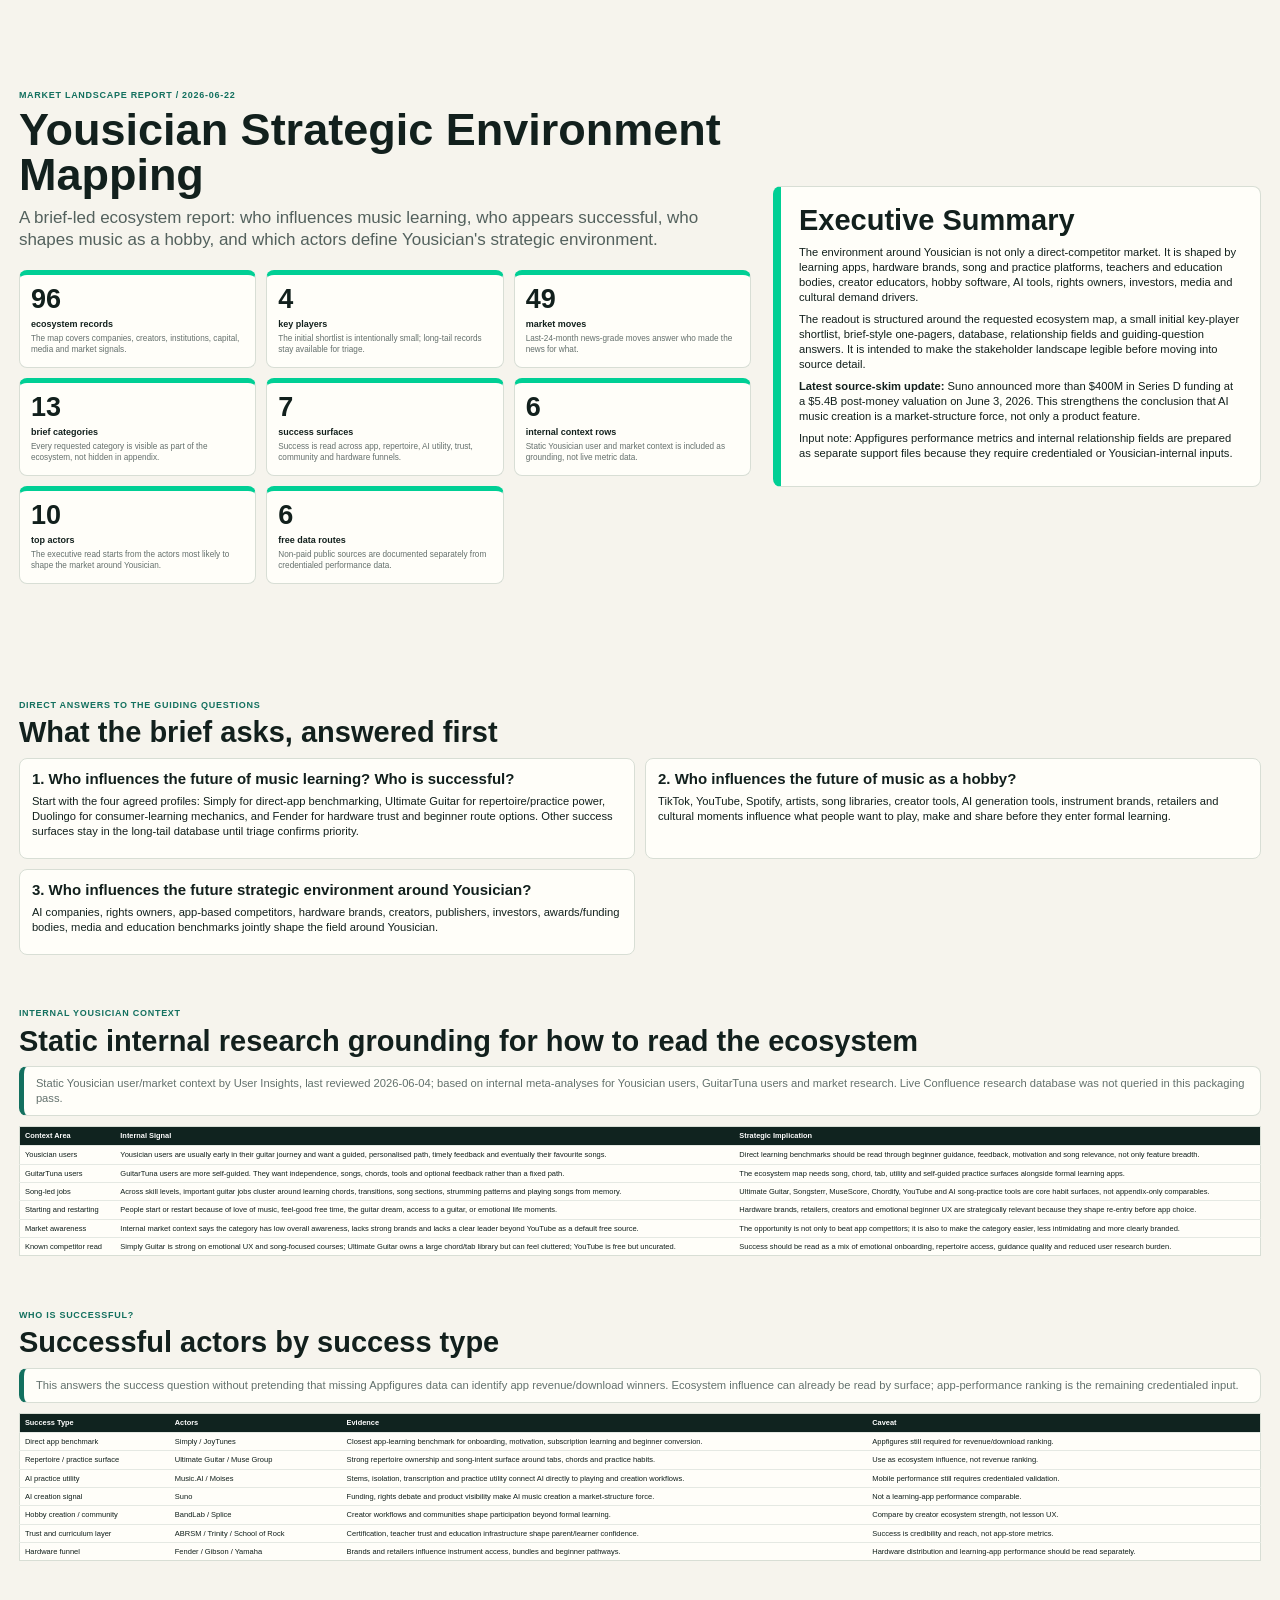
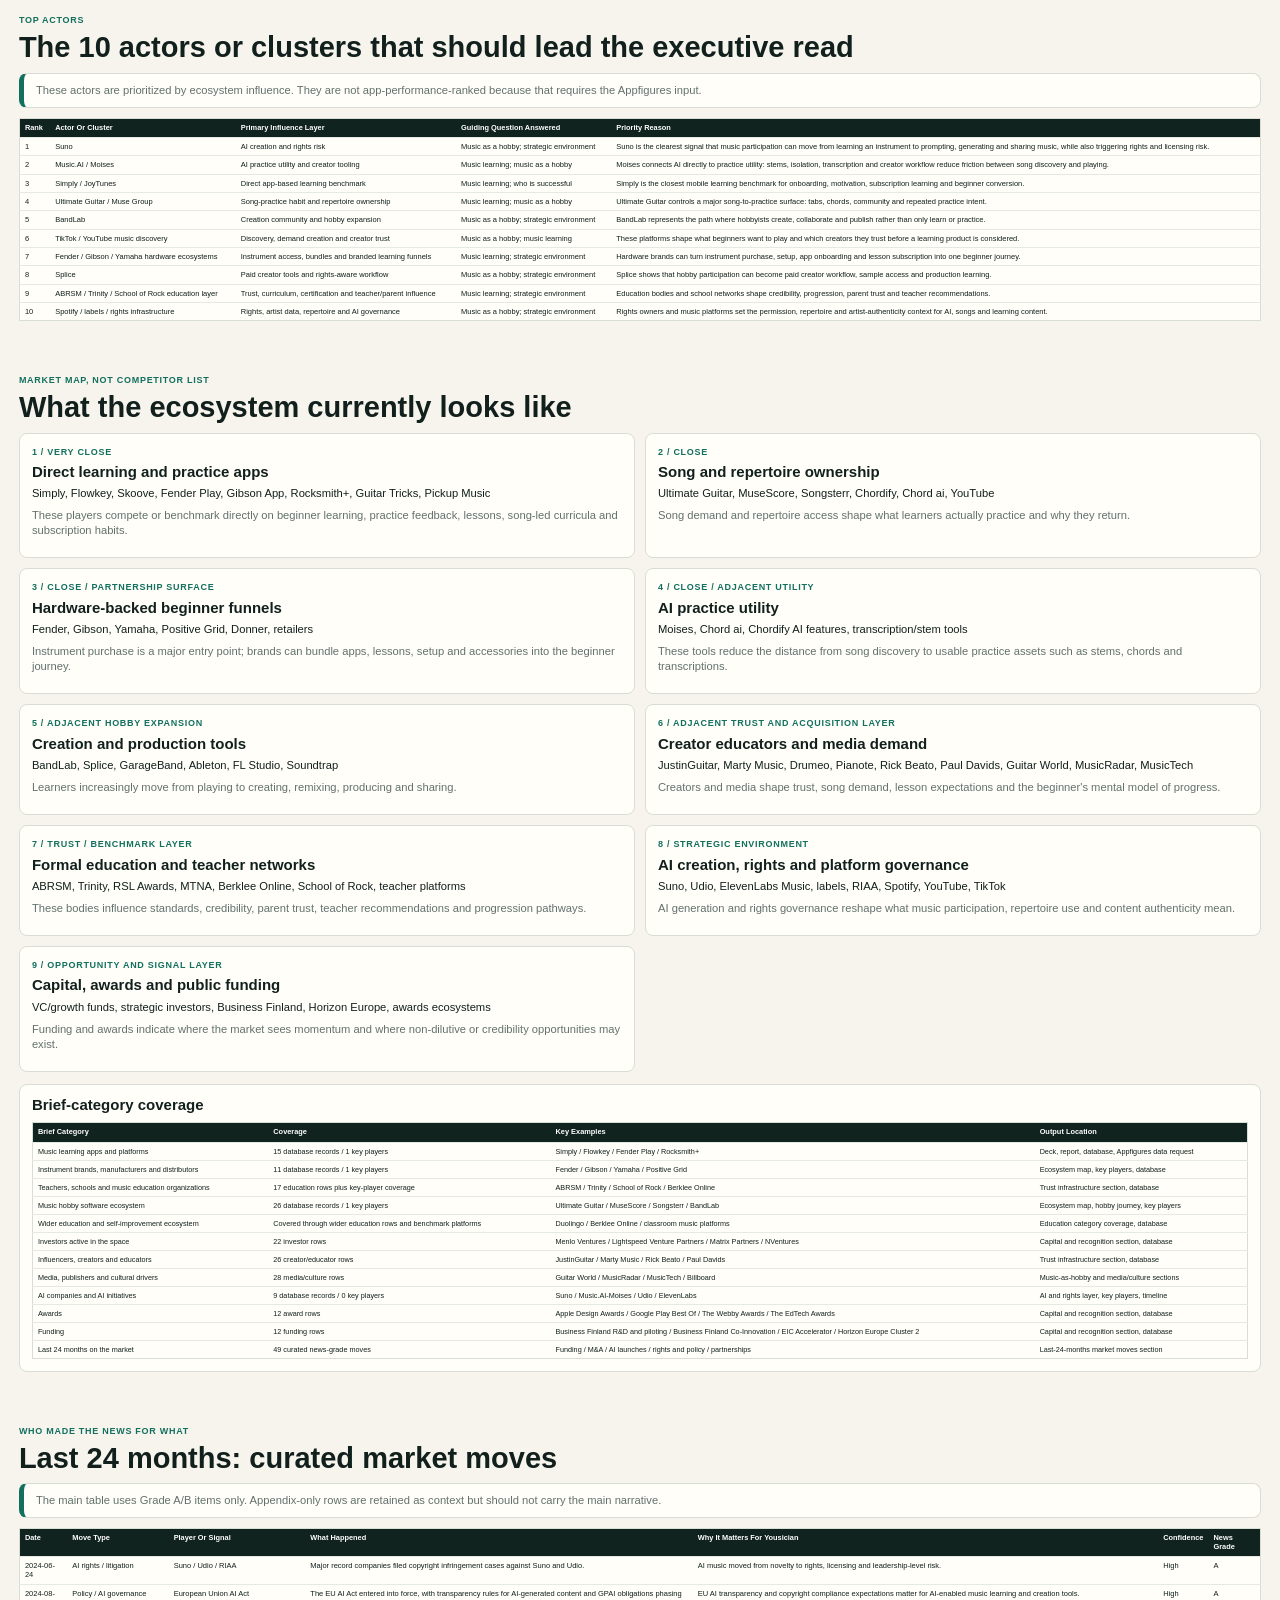
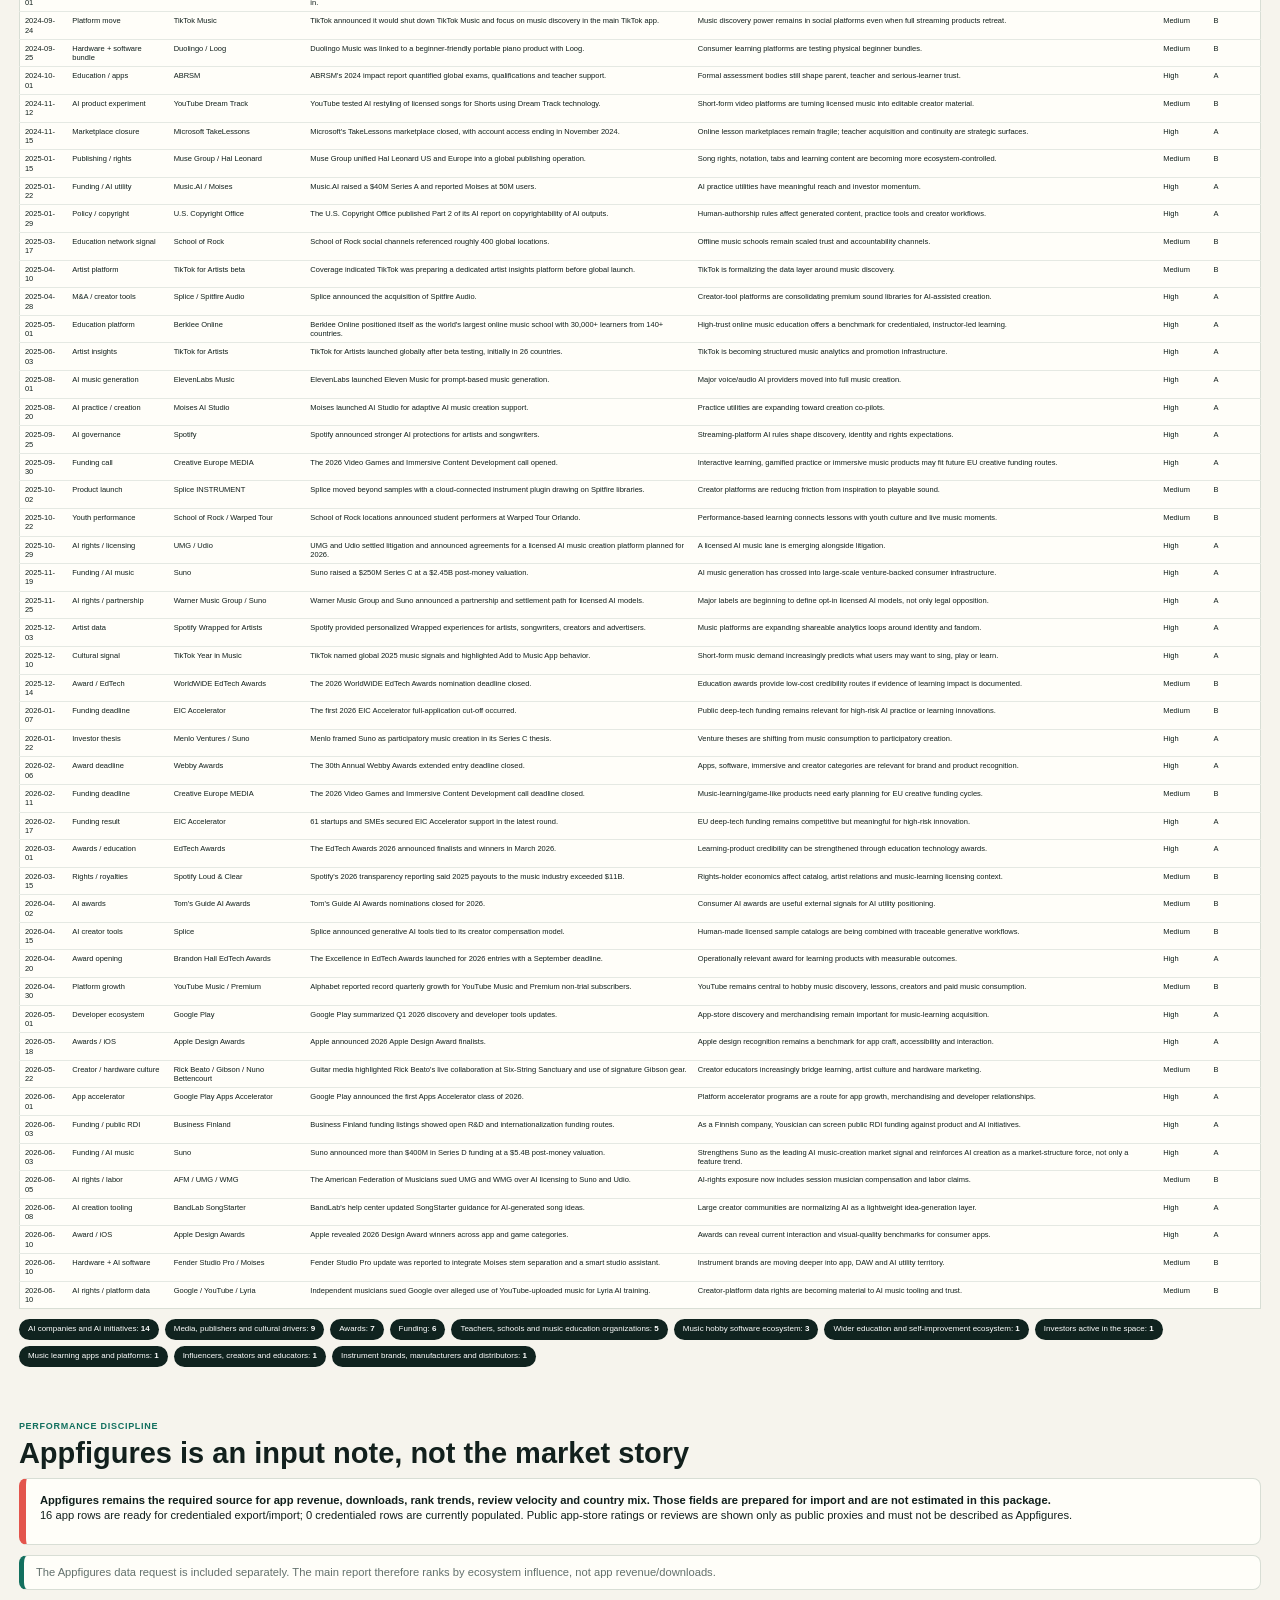
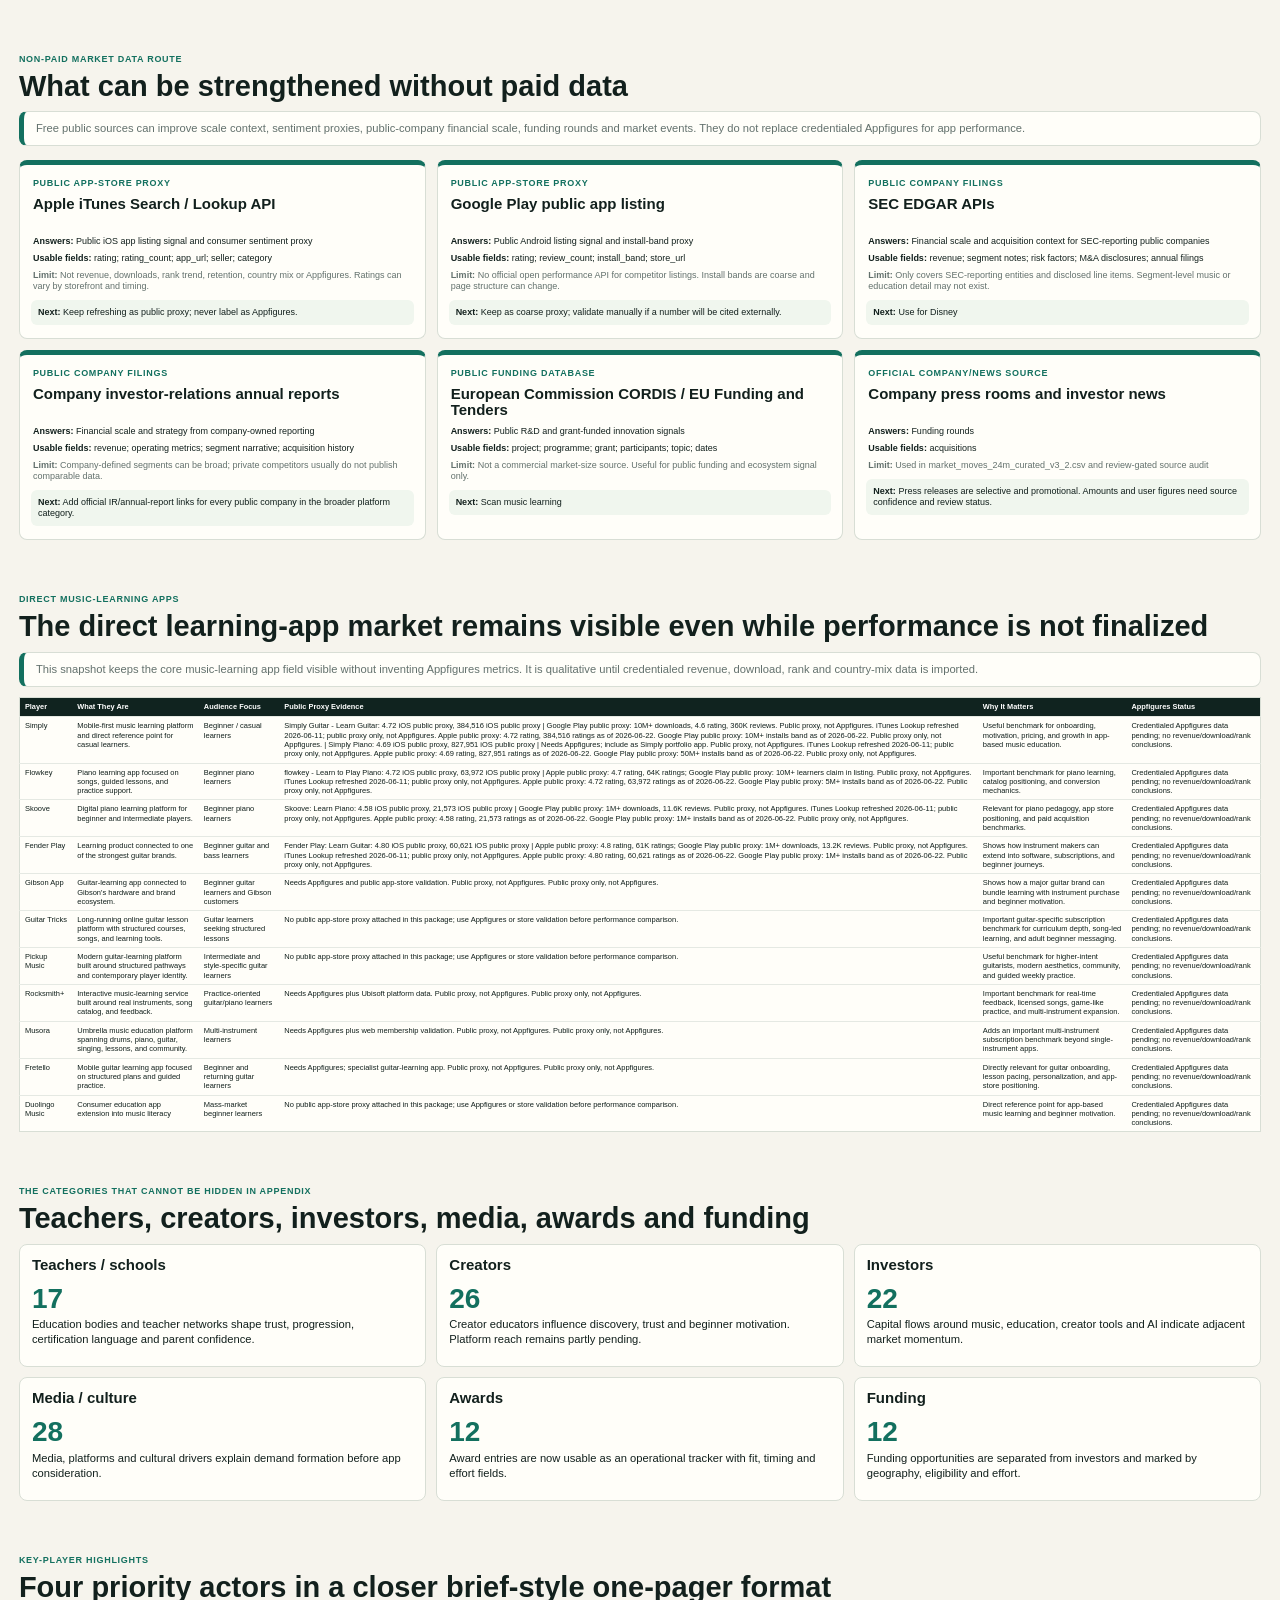
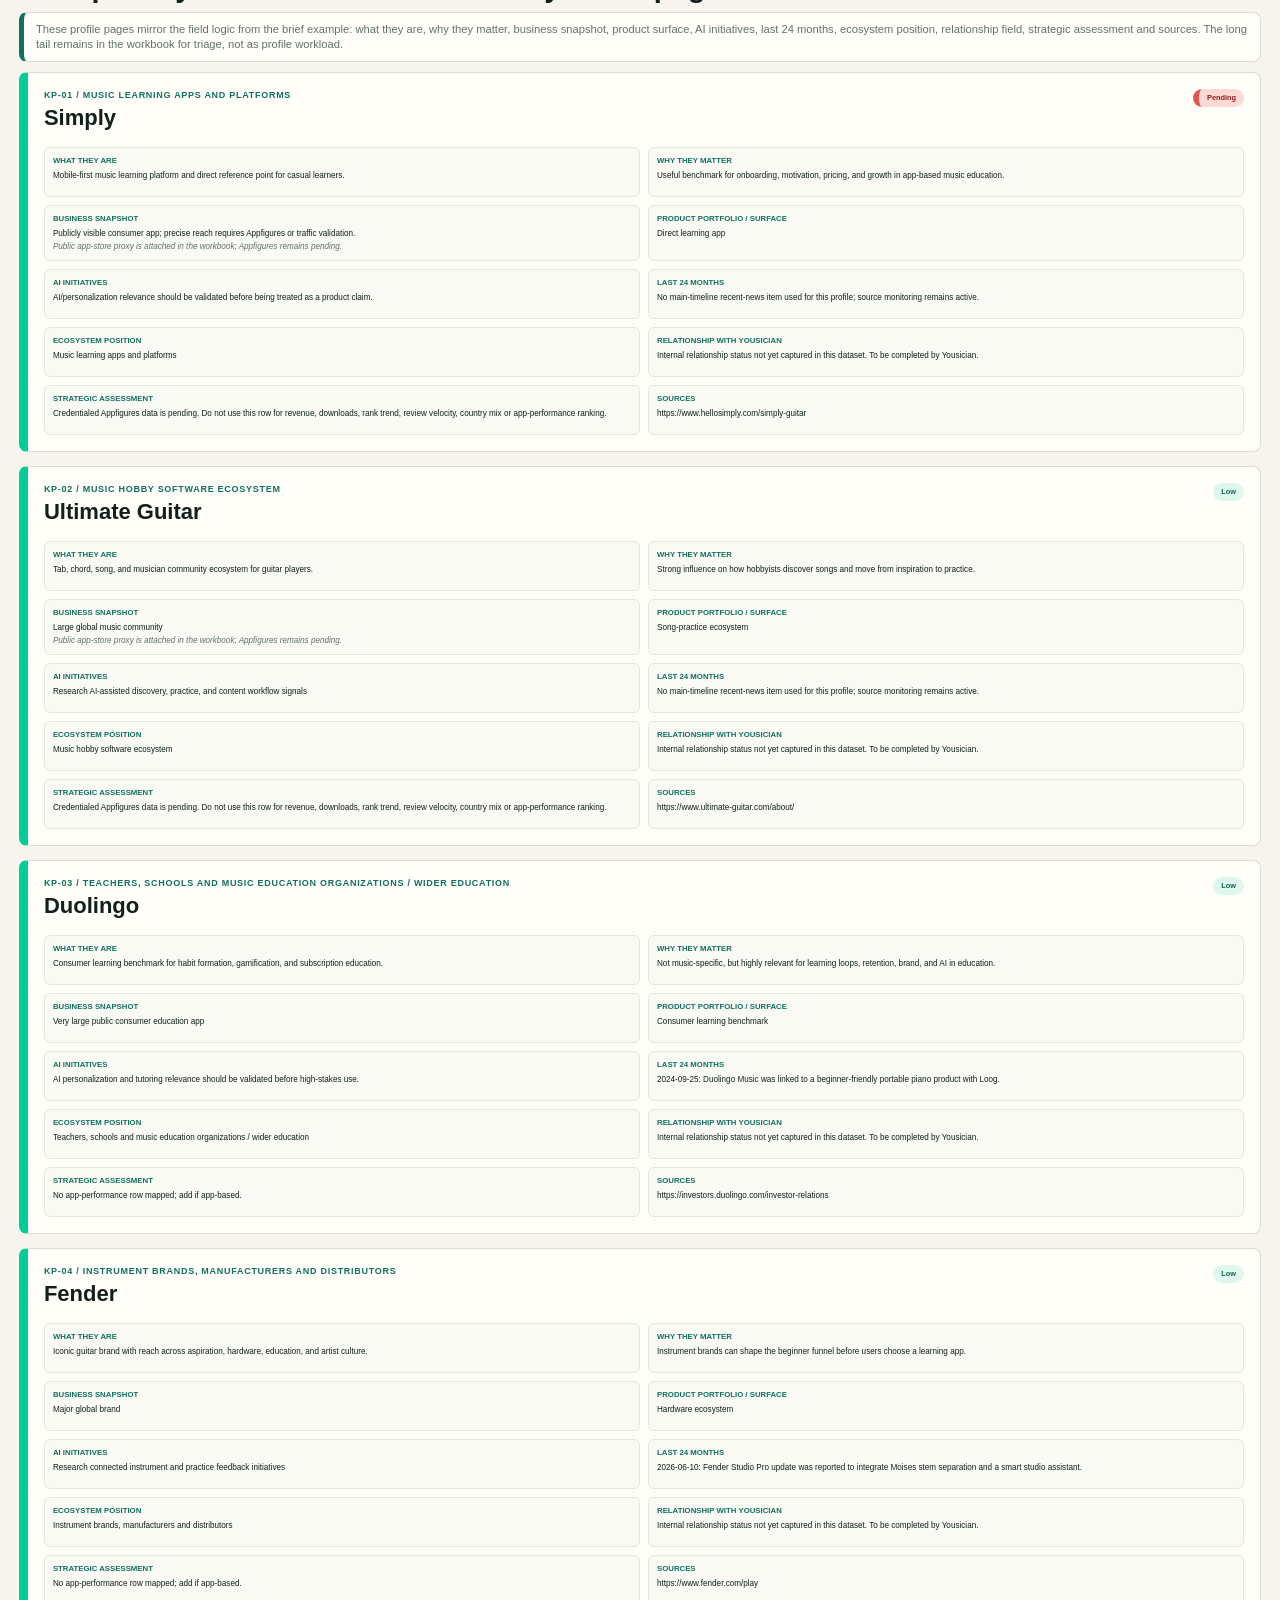
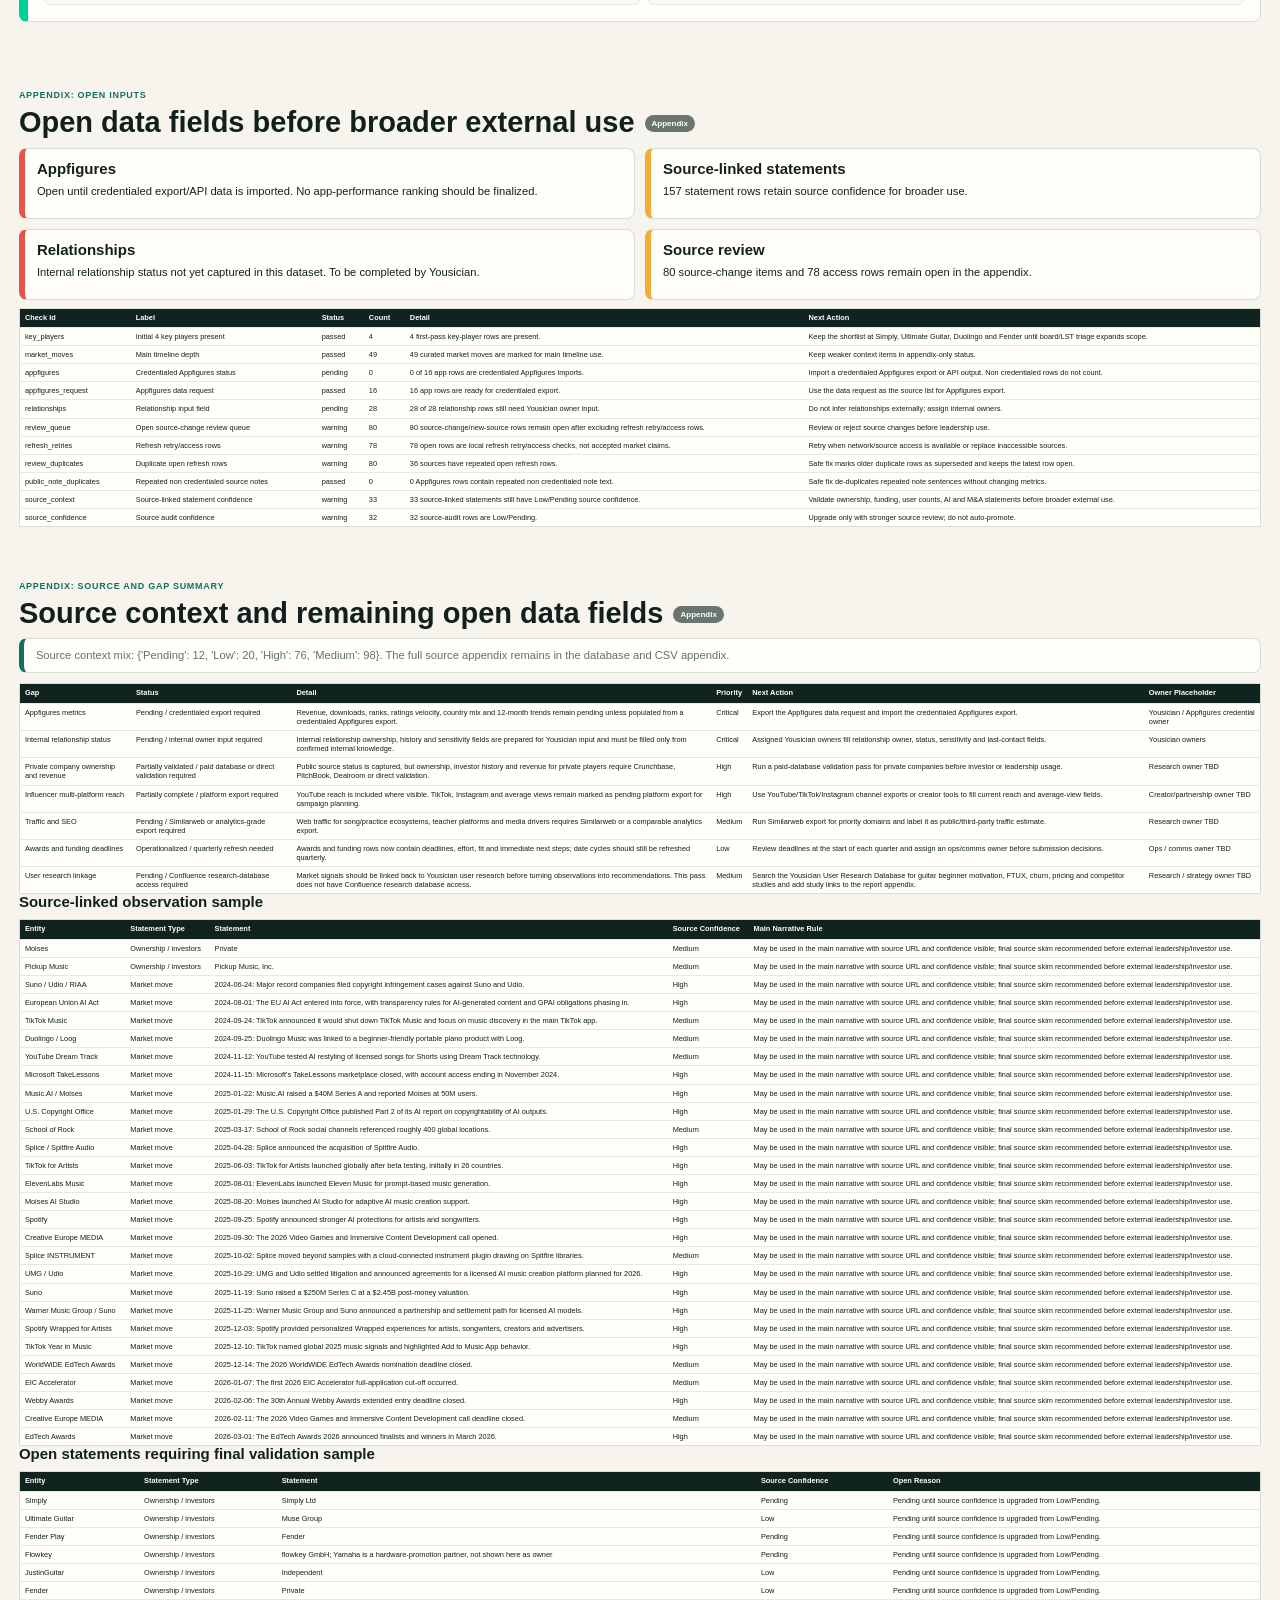
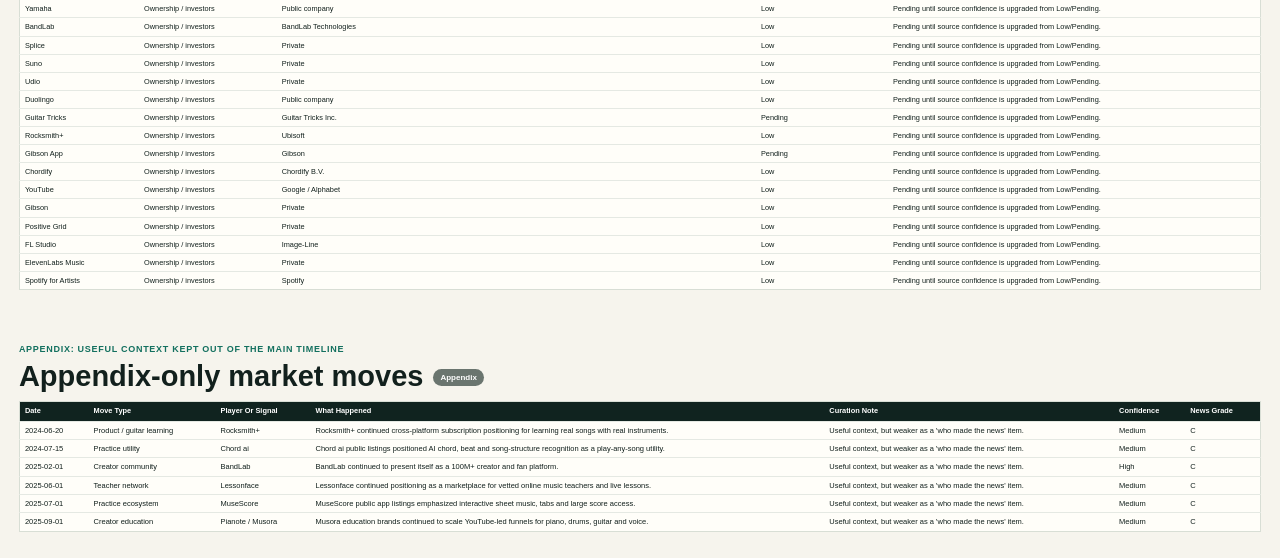
<file: deliverables/Yousician Strategic Environment Mapping - Market Landscape Report v3.9.html>
<!doctype html>
<html lang="en">
<head>
  <meta charset="utf-8" />
  <title>Yousician Strategic Environment Mapping - Market Landscape Report</title>
  <style>
    @page { size: A4 landscape; margin: 8mm; }
    * { box-sizing: border-box; }
    html, body { margin: 0; padding: 0; }
    body {
      background: #f6f4ed;
      color: #12201d;
      font-family: -apple-system, BlinkMacSystemFont, "Segoe UI", Arial, sans-serif;
      font-size: 11.2px;
      line-height: 1.34;
      letter-spacing: 0;
    }
    section { padding: 7mm 5mm; break-inside: auto; }
    .hero { min-height: 178mm; display: grid; grid-template-columns: 1.2fr .8fr; gap: 22px; align-items: center; break-after: page; }
    .chapter { break-before: page; }
    .chapter + .chapter { margin-top: 0; }
    .kicker, .eyebrow { margin: 0 0 6px; text-transform: uppercase; font-weight: 800; color: #13705f; font-size: 9px; letter-spacing: .08em; }
    h1 { margin: 0 0 10px; font-size: 45px; line-height: 1; letter-spacing: 0; max-width: 780px; }
    h2 { margin: 0 0 10px; font-size: 29px; line-height: 1.05; letter-spacing: 0; }
    h3 { margin: 0 0 6px; font-size: 15px; line-height: 1.13; letter-spacing: 0; }
    p { margin: 0 0 7px; }
    .lead { max-width: 760px; font-size: 17px; color: #53615d; }
    .summary-box, .warning, .note, article, .metric, .category-panel, .category-row {
      background: #fffef9;
      border: 1px solid #d8ded5;
      border-radius: 8px;
    }
    .summary-box { padding: 18px; border-left: 8px solid #00cf95; }
    .metrics { display: grid; grid-template-columns: repeat(3, 1fr); gap: 10px; margin-top: 18px; }
    .metric { padding: 11px; min-height: 78px; border-top: 5px solid #00cf95; }
    .metric.watch { border-top-color: #f1ad36; }
    .metric.risk { border-top-color: #e3554d; }
    .metric strong { display: block; font-size: 27px; line-height: 1; }
    .metric span { display: block; font-weight: 800; font-size: 9px; margin: 5px 0 4px; }
    .metric p { font-size: 8.2px; color: #65706d; margin: 0; }
    .answer-grid, .ecosystem-grid, .four-pack, .gate-grid { display: grid; grid-template-columns: repeat(2, 1fr); gap: 10px; }
    .answer-grid article, .ecosystem-grid article, .four-pack article, .gate-grid article { padding: 12px; break-inside: avoid; }
    .four-pack { grid-template-columns: repeat(3, 1fr); }
    .four-pack strong { display: block; font-size: 28px; color: #13705f; }
    .free-source-grid { display: grid; grid-template-columns: repeat(3, 1fr); gap: 11px; margin-top: 14px; }
    .free-source-grid article { padding: 13px; min-height: 118px; border-top: 5px solid #13705f; break-inside: avoid; }
    .free-source-grid h3 { min-height: 34px; }
    .free-source-grid p { margin-bottom: 6px; font-size: 9px; line-height: 1.24; }
    .free-source-grid .next-action { margin: 8px -2px 0; padding: 7px; background: #f0f6ee; border-radius: 6px; }
    .category-panel { margin-top: 12px; padding: 12px; }
    .category-row { display: flex; justify-content: space-between; gap: 12px; padding: 8px 10px; margin-top: 6px; }
    .muted, .note { color: #63716d; }
    .note { padding: 9px 12px; border-left: 5px solid #13705f; margin: 8px 0 10px; }
    .warning { padding: 14px; border-left: 7px solid #e3554d; margin: 10px 0; }
    .highlight-profile-list { display: block; }
    .highlight-profile-card { width: 100%; margin: 0 0 14px; padding: 16px; break-inside: avoid; min-height: 300px; background: #fffef9; border: 1px solid #d8ded5; border-left: 9px solid #00cf95; border-radius: 8px; }
    .highlight-profile-top { display: flex; justify-content: space-between; gap: 12px; align-items: flex-start; margin-bottom: 12px; }
    .highlight-profile-top h3 { font-size: 22px; line-height: 1; margin-top: 3px; }
    .highlight-profile-grid { display: grid; grid-template-columns: repeat(2, 1fr); gap: 8px; }
    .highlight-profile-grid div { background: #f8faf3; border: 1px solid #e3e8df; border-radius: 6px; padding: 8px; min-height: 50px; }
    .highlight-profile-grid b { display: block; color: #13705f; font-size: 7.8px; text-transform: uppercase; margin-bottom: 4px; }
    .highlight-profile-grid p { font-size: 8.15px; line-height: 1.26; margin: 0; }
    .proxy-line { color: #63716d; font-style: italic; margin-top: 3px !important; }
    .onepager-list { display: block; }
    .onepager-card { width: 100%; margin: 0 0 10px; padding: 12px; break-inside: avoid; min-height: 145px; background: #fffef9; border: 1px solid #d8ded5; border-left: 7px solid #00cf95; border-radius: 8px; }
    .onepager-top { display: flex; justify-content: space-between; gap: 8px; align-items: flex-start; margin-bottom: 8px; }
    .onepager-grid { display: grid; grid-template-columns: repeat(4, 1fr); gap: 7px; }
    .onepager-grid div { background: #f8faf3; border: 1px solid #e3e8df; border-radius: 6px; padding: 7px; min-height: 52px; }
    .onepager-grid b { display: block; color: #13705f; font-size: 7.4px; text-transform: uppercase; margin-bottom: 4px; }
    .confidence { flex: 0 0 auto; padding: 4px 8px; border-radius: 999px; font-size: 7.4px; font-weight: 800; background: #dff8ed; color: #0a654e; }
    .confidence.watch { background: #fff1c7; color: #7b5300; }
    .confidence.risk { background: #ffd9d4; color: #8b211d; }
    .onepager-card p { font-size: 7.85px; margin: 0; }
    table { width: 100%; border-collapse: collapse; background: #fffef9; border: 1px solid #d8ded5; margin-top: 8px; break-inside: auto; }
    thead { display: table-header-group; }
    tr { break-inside: avoid; }
    th { background: #10231f; color: #fff; text-align: left; font-size: 7.4px; line-height: 1.15; padding: 5px; vertical-align: top; }
    td { border-top: 1px solid #e5e9e3; font-size: 7.25px; line-height: 1.24; padding: 4px 5px; vertical-align: top; }
    .executive-table td, .moves-table td { font-size: 7.5px; }
    .request-table td, .quality-table td, .gap-table td, .claim-table td { font-size: 7.35px; }
    .move-counts { display: flex; flex-wrap: wrap; gap: 6px; margin-top: 10px; }
    .move-counts span { background: #10231f; color: white; border-radius: 999px; padding: 5px 9px; font-size: 8px; }
    .appendix h2::after { content: "Appendix"; margin-left: 10px; font-size: 8px; color: #fff; background: #6a756f; padding: 4px 7px; border-radius: 999px; vertical-align: middle; }
    .risk { border-left: 6px solid #e3554d; }
    .watch { border-left: 6px solid #f1ad36; }
    @media print {
      a { color: inherit; text-decoration: none; }
    }
  </style>
</head>
<body>
  
      <section class="hero">
        <div>
          <p class="kicker">Market landscape report / 2026-06-22</p>
          <h1>Yousician Strategic Environment Mapping</h1>
          <p class="lead">A brief-led ecosystem report: who influences music learning, who appears successful, who shapes music as a hobby, and which actors define Yousician's strategic environment.</p>
          <div class="metrics">
      <div class="metric ready">
        <strong>96</strong>
        <span>ecosystem records</span>
        <p>The map covers companies, creators, institutions, capital, media and market signals.</p>
      </div>
    
      <div class="metric ready">
        <strong>4</strong>
        <span>key players</span>
        <p>The initial shortlist is intentionally small; long-tail records stay available for triage.</p>
      </div>
    
      <div class="metric ready">
        <strong>49</strong>
        <span>market moves</span>
        <p>Last-24-month news-grade moves answer who made the news for what.</p>
      </div>
    
      <div class="metric ready">
        <strong>13</strong>
        <span>brief categories</span>
        <p>Every requested category is visible as part of the ecosystem, not hidden in appendix.</p>
      </div>
    
      <div class="metric ready">
        <strong>7</strong>
        <span>success surfaces</span>
        <p>Success is read across app, repertoire, AI utility, trust, community and hardware funnels.</p>
      </div>
    
      <div class="metric ready">
        <strong>6</strong>
        <span>internal context rows</span>
        <p>Static Yousician user and market context is included as grounding, not live metric data.</p>
      </div>
    
      <div class="metric ready">
        <strong>10</strong>
        <span>top actors</span>
        <p>The executive read starts from the actors most likely to shape the market around Yousician.</p>
      </div>
    
      <div class="metric ready">
        <strong>6</strong>
        <span>free data routes</span>
        <p>Non-paid public sources are documented separately from credentialed performance data.</p>
      </div>
    </div>
        </div>
        <aside class="summary-box">
          <h2>Executive Summary</h2>
          <p>The environment around Yousician is not only a direct-competitor market. It is shaped by learning apps, hardware brands, song and practice platforms, teachers and education bodies, creator educators, hobby software, AI tools, rights owners, investors, media and cultural demand drivers.</p>
          <p>The readout is structured around the requested ecosystem map, a small initial key-player shortlist, brief-style one-pagers, database, relationship fields and guiding-question answers. It is intended to make the stakeholder landscape legible before moving into source detail.</p>
          <p><b>Latest source-skim update:</b> Suno announced more than $400M in Series D funding at a $5.4B post-money valuation on June 3, 2026. This strengthens the conclusion that AI music creation is a market-structure force, not only a product feature.</p>
          <p class="small-note">Input note: Appfigures performance metrics and internal relationship fields are prepared as separate support files because they require credentialed or Yousician-internal inputs.</p>
        </aside>
      </section>

      <section class="chapter">
        <p class="kicker">Direct answers to the guiding questions</p>
        <h2>What the brief asks, answered first</h2>
        <div class="answer-grid">
          <article><h3>1. Who influences the future of music learning? Who is successful?</h3><p>Start with the four agreed profiles: Simply for direct-app benchmarking, Ultimate Guitar for repertoire/practice power, Duolingo for consumer-learning mechanics, and Fender for hardware trust and beginner route options. Other success surfaces stay in the long-tail database until triage confirms priority.</p></article>
          <article><h3>2. Who influences the future of music as a hobby?</h3><p>TikTok, YouTube, Spotify, artists, song libraries, creator tools, AI generation tools, instrument brands, retailers and cultural moments influence what people want to play, make and share before they enter formal learning.</p></article>
          <article><h3>3. Who influences the future strategic environment around Yousician?</h3><p>AI companies, rights owners, app-based competitors, hardware brands, creators, publishers, investors, awards/funding bodies, media and education benchmarks jointly shape the field around Yousician.</p></article>
        </div>
      </section>

      <section class="chapter">
        <p class="kicker">Internal Yousician context</p>
        <h2>Static internal research grounding for how to read the ecosystem</h2>
        <p class="note">Static Yousician user/market context by User Insights, last reviewed 2026-06-04; based on internal meta-analyses for Yousician users, GuitarTuna users and market research. Live Confluence research database was not queried in this packaging pass.</p>
        <table class='executive-table'><thead><tr><th>Context Area</th><th>Internal Signal</th><th>Strategic Implication</th></tr></thead><tbody><tr><td>Yousician users</td><td>Yousician users are usually early in their guitar journey and want a guided, personalised path, timely feedback and eventually their favourite songs.</td><td>Direct learning benchmarks should be read through beginner guidance, feedback, motivation and song relevance, not only feature breadth.</td></tr><tr><td>GuitarTuna users</td><td>GuitarTuna users are more self-guided. They want independence, songs, chords, tools and optional feedback rather than a fixed path.</td><td>The ecosystem map needs song, chord, tab, utility and self-guided practice surfaces alongside formal learning apps.</td></tr><tr><td>Song-led jobs</td><td>Across skill levels, important guitar jobs cluster around learning chords, transitions, song sections, strumming patterns and playing songs from memory.</td><td>Ultimate Guitar, Songsterr, MuseScore, Chordify, YouTube and AI song-practice tools are core habit surfaces, not appendix-only comparables.</td></tr><tr><td>Starting and restarting</td><td>People start or restart because of love of music, feel-good free time, the guitar dream, access to a guitar, or emotional life moments.</td><td>Hardware brands, retailers, creators and emotional beginner UX are strategically relevant because they shape re-entry before app choice.</td></tr><tr><td>Market awareness</td><td>Internal market context says the category has low overall awareness, lacks strong brands and lacks a clear leader beyond YouTube as a default free source.</td><td>The opportunity is not only to beat app competitors; it is also to make the category easier, less intimidating and more clearly branded.</td></tr><tr><td>Known competitor read</td><td>Simply Guitar is strong on emotional UX and song-focused courses; Ultimate Guitar owns a large chord/tab library but can feel cluttered; YouTube is free but uncurated.</td><td>Success should be read as a mix of emotional onboarding, repertoire access, guidance quality and reduced user research burden.</td></tr></tbody></table>
      </section>

      <section class="chapter">
        <p class="kicker">Who is successful?</p>
        <h2>Successful actors by success type</h2>
        <p class="note">This answers the success question without pretending that missing Appfigures data can identify app revenue/download winners. Ecosystem influence can already be read by surface; app-performance ranking is the remaining credentialed input.</p>
        <table class='executive-table'><thead><tr><th>Success Type</th><th>Actors</th><th>Evidence</th><th>Caveat</th></tr></thead><tbody><tr><td>Direct app benchmark</td><td>Simply / JoyTunes</td><td>Closest app-learning benchmark for onboarding, motivation, subscription learning and beginner conversion.</td><td>Appfigures still required for revenue/download ranking.</td></tr><tr><td>Repertoire / practice surface</td><td>Ultimate Guitar / Muse Group</td><td>Strong repertoire ownership and song-intent surface around tabs, chords and practice habits.</td><td>Use as ecosystem influence, not revenue ranking.</td></tr><tr><td>AI practice utility</td><td>Music.AI / Moises</td><td>Stems, isolation, transcription and practice utility connect AI directly to playing and creation workflows.</td><td>Mobile performance still requires credentialed validation.</td></tr><tr><td>AI creation signal</td><td>Suno</td><td>Funding, rights debate and product visibility make AI music creation a market-structure force.</td><td>Not a learning-app performance comparable.</td></tr><tr><td>Hobby creation / community</td><td>BandLab / Splice</td><td>Creator workflows and communities shape participation beyond formal learning.</td><td>Compare by creator ecosystem strength, not lesson UX.</td></tr><tr><td>Trust and curriculum layer</td><td>ABRSM / Trinity / School of Rock</td><td>Certification, teacher trust and education infrastructure shape parent/learner confidence.</td><td>Success is credibility and reach, not app-store metrics.</td></tr><tr><td>Hardware funnel</td><td>Fender / Gibson / Yamaha</td><td>Brands and retailers influence instrument access, bundles and beginner pathways.</td><td>Hardware distribution and learning-app performance should be read separately.</td></tr></tbody></table>
      </section>

      <section class="chapter">
        <p class="kicker">Top actors</p>
        <h2>The 10 actors or clusters that should lead the executive read</h2>
        <p class="note">These actors are prioritized by ecosystem influence. They are not app-performance-ranked because that requires the Appfigures input.</p>
        <table class='executive-table'><thead><tr><th>Rank</th><th>Actor Or Cluster</th><th>Primary Influence Layer</th><th>Guiding Question Answered</th><th>Priority Reason</th></tr></thead><tbody><tr><td>1</td><td>Suno</td><td>AI creation and rights risk</td><td>Music as a hobby; strategic environment</td><td>Suno is the clearest signal that music participation can move from learning an instrument to prompting, generating and sharing music, while also triggering rights and licensing risk.</td></tr><tr><td>2</td><td>Music.AI / Moises</td><td>AI practice utility and creator tooling</td><td>Music learning; music as a hobby</td><td>Moises connects AI directly to practice utility: stems, isolation, transcription and creator workflow reduce friction between song discovery and playing.</td></tr><tr><td>3</td><td>Simply / JoyTunes</td><td>Direct app-based learning benchmark</td><td>Music learning; who is successful</td><td>Simply is the closest mobile learning benchmark for onboarding, motivation, subscription learning and beginner conversion.</td></tr><tr><td>4</td><td>Ultimate Guitar / Muse Group</td><td>Song-practice habit and repertoire ownership</td><td>Music learning; music as a hobby</td><td>Ultimate Guitar controls a major song-to-practice surface: tabs, chords, community and repeated practice intent.</td></tr><tr><td>5</td><td>BandLab</td><td>Creation community and hobby expansion</td><td>Music as a hobby; strategic environment</td><td>BandLab represents the path where hobbyists create, collaborate and publish rather than only learn or practice.</td></tr><tr><td>6</td><td>TikTok / YouTube music discovery</td><td>Discovery, demand creation and creator trust</td><td>Music as a hobby; music learning</td><td>These platforms shape what beginners want to play and which creators they trust before a learning product is considered.</td></tr><tr><td>7</td><td>Fender / Gibson / Yamaha hardware ecosystems</td><td>Instrument access, bundles and branded learning funnels</td><td>Music learning; strategic environment</td><td>Hardware brands can turn instrument purchase, setup, app onboarding and lesson subscription into one beginner journey.</td></tr><tr><td>8</td><td>Splice</td><td>Paid creator tools and rights-aware workflow</td><td>Music as a hobby; strategic environment</td><td>Splice shows that hobby participation can become paid creator workflow, sample access and production learning.</td></tr><tr><td>9</td><td>ABRSM / Trinity / School of Rock education layer</td><td>Trust, curriculum, certification and teacher/parent influence</td><td>Music learning; strategic environment</td><td>Education bodies and school networks shape credibility, progression, parent trust and teacher recommendations.</td></tr><tr><td>10</td><td>Spotify / labels / rights infrastructure</td><td>Rights, artist data, repertoire and AI governance</td><td>Music as a hobby; strategic environment</td><td>Rights owners and music platforms set the permission, repertoire and artist-authenticity context for AI, songs and learning content.</td></tr></tbody></table>
      </section>

      <section class="chapter">
        <p class="kicker">Market map, not competitor list</p>
        <h2>What the ecosystem currently looks like</h2>
        <div class="ecosystem-grid">
        <article class="cluster">
          <p class="eyebrow">1 / Very close</p>
          <h3>Direct learning and practice apps</h3>
          <p>Simply, Flowkey, Skoove, Fender Play, Gibson App, Rocksmith+, Guitar Tricks, Pickup Music</p>
          <p class="muted">These players compete or benchmark directly on beginner learning, practice feedback, lessons, song-led curricula and subscription habits.</p>
        </article>
        
        <article class="cluster">
          <p class="eyebrow">2 / Close</p>
          <h3>Song and repertoire ownership</h3>
          <p>Ultimate Guitar, MuseScore, Songsterr, Chordify, Chord ai, YouTube</p>
          <p class="muted">Song demand and repertoire access shape what learners actually practice and why they return.</p>
        </article>
        
        <article class="cluster">
          <p class="eyebrow">3 / Close / partnership surface</p>
          <h3>Hardware-backed beginner funnels</h3>
          <p>Fender, Gibson, Yamaha, Positive Grid, Donner, retailers</p>
          <p class="muted">Instrument purchase is a major entry point; brands can bundle apps, lessons, setup and accessories into the beginner journey.</p>
        </article>
        
        <article class="cluster">
          <p class="eyebrow">4 / Close / adjacent utility</p>
          <h3>AI practice utility</h3>
          <p>Moises, Chord ai, Chordify AI features, transcription/stem tools</p>
          <p class="muted">These tools reduce the distance from song discovery to usable practice assets such as stems, chords and transcriptions.</p>
        </article>
        
        <article class="cluster">
          <p class="eyebrow">5 / Adjacent hobby expansion</p>
          <h3>Creation and production tools</h3>
          <p>BandLab, Splice, GarageBand, Ableton, FL Studio, Soundtrap</p>
          <p class="muted">Learners increasingly move from playing to creating, remixing, producing and sharing.</p>
        </article>
        
        <article class="cluster">
          <p class="eyebrow">6 / Adjacent trust and acquisition layer</p>
          <h3>Creator educators and media demand</h3>
          <p>JustinGuitar, Marty Music, Drumeo, Pianote, Rick Beato, Paul Davids, Guitar World, MusicRadar, MusicTech</p>
          <p class="muted">Creators and media shape trust, song demand, lesson expectations and the beginner&#x27;s mental model of progress.</p>
        </article>
        
        <article class="cluster">
          <p class="eyebrow">7 / Trust / benchmark layer</p>
          <h3>Formal education and teacher networks</h3>
          <p>ABRSM, Trinity, RSL Awards, MTNA, Berklee Online, School of Rock, teacher platforms</p>
          <p class="muted">These bodies influence standards, credibility, parent trust, teacher recommendations and progression pathways.</p>
        </article>
        
        <article class="cluster">
          <p class="eyebrow">8 / Strategic environment</p>
          <h3>AI creation, rights and platform governance</h3>
          <p>Suno, Udio, ElevenLabs Music, labels, RIAA, Spotify, YouTube, TikTok</p>
          <p class="muted">AI generation and rights governance reshape what music participation, repertoire use and content authenticity mean.</p>
        </article>
        
        <article class="cluster">
          <p class="eyebrow">9 / Opportunity and signal layer</p>
          <h3>Capital, awards and public funding</h3>
          <p>VC/growth funds, strategic investors, Business Finland, Horizon Europe, awards ecosystems</p>
          <p class="muted">Funding and awards indicate where the market sees momentum and where non-dilutive or credibility opportunities may exist.</p>
        </article>
        </div>
        <div class="category-panel">
          <h3>Brief-category coverage</h3>
          <table class='category-table'><thead><tr><th>Brief Category</th><th>Coverage</th><th>Key Examples</th><th>Output Location</th></tr></thead><tbody><tr><td>Music learning apps and platforms</td><td>15 database records / 1 key players</td><td>Simply / Flowkey / Fender Play / Rocksmith+</td><td>Deck, report, database, Appfigures data request</td></tr><tr><td>Instrument brands, manufacturers and distributors</td><td>11 database records / 1 key players</td><td>Fender / Gibson / Yamaha / Positive Grid</td><td>Ecosystem map, key players, database</td></tr><tr><td>Teachers, schools and music education organizations</td><td>17 education rows plus key-player coverage</td><td>ABRSM / Trinity / School of Rock / Berklee Online</td><td>Trust infrastructure section, database</td></tr><tr><td>Music hobby software ecosystem</td><td>26 database records / 1 key players</td><td>Ultimate Guitar / MuseScore / Songsterr / BandLab</td><td>Ecosystem map, hobby journey, key players</td></tr><tr><td>Wider education and self-improvement ecosystem</td><td>Covered through wider education rows and benchmark platforms</td><td>Duolingo / Berklee Online / classroom music platforms</td><td>Education category coverage, database</td></tr><tr><td>Investors active in the space</td><td>22 investor rows</td><td>Menlo Ventures / Lightspeed Venture Partners / Matrix Partners / NVentures</td><td>Capital and recognition section, database</td></tr><tr><td>Influencers, creators and educators</td><td>26 creator/educator rows</td><td>JustinGuitar / Marty Music / Rick Beato / Paul Davids</td><td>Trust infrastructure section, database</td></tr><tr><td>Media, publishers and cultural drivers</td><td>28 media/culture rows</td><td>Guitar World / MusicRadar / MusicTech / Billboard</td><td>Music-as-hobby and media/culture sections</td></tr><tr><td>AI companies and AI initiatives</td><td>9 database records / 0 key players</td><td>Suno / Music.AI-Moises / Udio / ElevenLabs</td><td>AI and rights layer, key players, timeline</td></tr><tr><td>Awards</td><td>12 award rows</td><td>Apple Design Awards / Google Play Best Of / The Webby Awards / The EdTech Awards</td><td>Capital and recognition section, database</td></tr><tr><td>Funding</td><td>12 funding rows</td><td>Business Finland R&amp;D and piloting / Business Finland Co-Innovation / EIC Accelerator / Horizon Europe Cluster 2</td><td>Capital and recognition section, database</td></tr><tr><td>Last 24 months on the market</td><td>49 curated news-grade moves</td><td>Funding / M&amp;A / AI launches / rights and policy / partnerships</td><td>Last-24-months market moves section</td></tr></tbody></table>
        </div>
      </section>

      <section class="chapter">
        <p class="kicker">Who made the news for what</p>
        <h2>Last 24 months: curated market moves</h2>
        <p class="note">The main table uses Grade A/B items only. Appendix-only rows are retained as context but should not carry the main narrative.</p>
        <table class='moves-table'><thead><tr><th>Date</th><th>Move Type</th><th>Player Or Signal</th><th>What Happened</th><th>Why It Matters For Yousician</th><th>Confidence</th><th>News Grade</th></tr></thead><tbody><tr><td>2024-06-24</td><td>AI rights / litigation</td><td>Suno / Udio / RIAA</td><td>Major record companies filed copyright infringement cases against Suno and Udio.</td><td>AI music moved from novelty to rights, licensing and leadership-level risk.</td><td>High</td><td>A</td></tr><tr><td>2024-08-01</td><td>Policy / AI governance</td><td>European Union AI Act</td><td>The EU AI Act entered into force, with transparency rules for AI-generated content and GPAI obligations phasing in.</td><td>EU AI transparency and copyright compliance expectations matter for AI-enabled music learning and creation tools.</td><td>High</td><td>A</td></tr><tr><td>2024-09-24</td><td>Platform move</td><td>TikTok Music</td><td>TikTok announced it would shut down TikTok Music and focus on music discovery in the main TikTok app.</td><td>Music discovery power remains in social platforms even when full streaming products retreat.</td><td>Medium</td><td>B</td></tr><tr><td>2024-09-25</td><td>Hardware + software bundle</td><td>Duolingo / Loog</td><td>Duolingo Music was linked to a beginner-friendly portable piano product with Loog.</td><td>Consumer learning platforms are testing physical beginner bundles.</td><td>Medium</td><td>B</td></tr><tr><td>2024-10-01</td><td>Education / apps</td><td>ABRSM</td><td>ABRSM&#x27;s 2024 impact report quantified global exams, qualifications and teacher support.</td><td>Formal assessment bodies still shape parent, teacher and serious-learner trust.</td><td>High</td><td>A</td></tr><tr><td>2024-11-12</td><td>AI product experiment</td><td>YouTube Dream Track</td><td>YouTube tested AI restyling of licensed songs for Shorts using Dream Track technology.</td><td>Short-form video platforms are turning licensed music into editable creator material.</td><td>Medium</td><td>B</td></tr><tr><td>2024-11-15</td><td>Marketplace closure</td><td>Microsoft TakeLessons</td><td>Microsoft&#x27;s TakeLessons marketplace closed, with account access ending in November 2024.</td><td>Online lesson marketplaces remain fragile; teacher acquisition and continuity are strategic surfaces.</td><td>High</td><td>A</td></tr><tr><td>2025-01-15</td><td>Publishing / rights</td><td>Muse Group / Hal Leonard</td><td>Muse Group unified Hal Leonard US and Europe into a global publishing operation.</td><td>Song rights, notation, tabs and learning content are becoming more ecosystem-controlled.</td><td>Medium</td><td>B</td></tr><tr><td>2025-01-22</td><td>Funding / AI utility</td><td>Music.AI / Moises</td><td>Music.AI raised a $40M Series A and reported Moises at 50M users.</td><td>AI practice utilities have meaningful reach and investor momentum.</td><td>High</td><td>A</td></tr><tr><td>2025-01-29</td><td>Policy / copyright</td><td>U.S. Copyright Office</td><td>The U.S. Copyright Office published Part 2 of its AI report on copyrightability of AI outputs.</td><td>Human-authorship rules affect generated content, practice tools and creator workflows.</td><td>High</td><td>A</td></tr><tr><td>2025-03-17</td><td>Education network signal</td><td>School of Rock</td><td>School of Rock social channels referenced roughly 400 global locations.</td><td>Offline music schools remain scaled trust and accountability channels.</td><td>Medium</td><td>B</td></tr><tr><td>2025-04-10</td><td>Artist platform</td><td>TikTok for Artists beta</td><td>Coverage indicated TikTok was preparing a dedicated artist insights platform before global launch.</td><td>TikTok is formalizing the data layer around music discovery.</td><td>Medium</td><td>B</td></tr><tr><td>2025-04-28</td><td>M&amp;A / creator tools</td><td>Splice / Spitfire Audio</td><td>Splice announced the acquisition of Spitfire Audio.</td><td>Creator-tool platforms are consolidating premium sound libraries for AI-assisted creation.</td><td>High</td><td>A</td></tr><tr><td>2025-05-01</td><td>Education platform</td><td>Berklee Online</td><td>Berklee Online positioned itself as the world&#x27;s largest online music school with 30,000+ learners from 140+ countries.</td><td>High-trust online music education offers a benchmark for credentialed, instructor-led learning.</td><td>High</td><td>A</td></tr><tr><td>2025-06-03</td><td>Artist insights</td><td>TikTok for Artists</td><td>TikTok for Artists launched globally after beta testing, initially in 26 countries.</td><td>TikTok is becoming structured music analytics and promotion infrastructure.</td><td>High</td><td>A</td></tr><tr><td>2025-08-01</td><td>AI music generation</td><td>ElevenLabs Music</td><td>ElevenLabs launched Eleven Music for prompt-based music generation.</td><td>Major voice/audio AI providers moved into full music creation.</td><td>High</td><td>A</td></tr><tr><td>2025-08-20</td><td>AI practice / creation</td><td>Moises AI Studio</td><td>Moises launched AI Studio for adaptive AI music creation support.</td><td>Practice utilities are expanding toward creation co-pilots.</td><td>High</td><td>A</td></tr><tr><td>2025-09-25</td><td>AI governance</td><td>Spotify</td><td>Spotify announced stronger AI protections for artists and songwriters.</td><td>Streaming-platform AI rules shape discovery, identity and rights expectations.</td><td>High</td><td>A</td></tr><tr><td>2025-09-30</td><td>Funding call</td><td>Creative Europe MEDIA</td><td>The 2026 Video Games and Immersive Content Development call opened.</td><td>Interactive learning, gamified practice or immersive music products may fit future EU creative funding routes.</td><td>High</td><td>A</td></tr><tr><td>2025-10-02</td><td>Product launch</td><td>Splice INSTRUMENT</td><td>Splice moved beyond samples with a cloud-connected instrument plugin drawing on Spitfire libraries.</td><td>Creator platforms are reducing friction from inspiration to playable sound.</td><td>Medium</td><td>B</td></tr><tr><td>2025-10-22</td><td>Youth performance</td><td>School of Rock / Warped Tour</td><td>School of Rock locations announced student performers at Warped Tour Orlando.</td><td>Performance-based learning connects lessons with youth culture and live music moments.</td><td>Medium</td><td>B</td></tr><tr><td>2025-10-29</td><td>AI rights / licensing</td><td>UMG / Udio</td><td>UMG and Udio settled litigation and announced agreements for a licensed AI music creation platform planned for 2026.</td><td>A licensed AI music lane is emerging alongside litigation.</td><td>High</td><td>A</td></tr><tr><td>2025-11-19</td><td>Funding / AI music</td><td>Suno</td><td>Suno raised a $250M Series C at a $2.45B post-money valuation.</td><td>AI music generation has crossed into large-scale venture-backed consumer infrastructure.</td><td>High</td><td>A</td></tr><tr><td>2025-11-25</td><td>AI rights / partnership</td><td>Warner Music Group / Suno</td><td>Warner Music Group and Suno announced a partnership and settlement path for licensed AI models.</td><td>Major labels are beginning to define opt-in licensed AI models, not only legal opposition.</td><td>High</td><td>A</td></tr><tr><td>2025-12-03</td><td>Artist data</td><td>Spotify Wrapped for Artists</td><td>Spotify provided personalized Wrapped experiences for artists, songwriters, creators and advertisers.</td><td>Music platforms are expanding shareable analytics loops around identity and fandom.</td><td>High</td><td>A</td></tr><tr><td>2025-12-10</td><td>Cultural signal</td><td>TikTok Year in Music</td><td>TikTok named global 2025 music signals and highlighted Add to Music App behavior.</td><td>Short-form music demand increasingly predicts what users may want to sing, play or learn.</td><td>High</td><td>A</td></tr><tr><td>2025-12-14</td><td>Award / EdTech</td><td>WorldWiDE EdTech Awards</td><td>The 2026 WorldWiDE EdTech Awards nomination deadline closed.</td><td>Education awards provide low-cost credibility routes if evidence of learning impact is documented.</td><td>Medium</td><td>B</td></tr><tr><td>2026-01-07</td><td>Funding deadline</td><td>EIC Accelerator</td><td>The first 2026 EIC Accelerator full-application cut-off occurred.</td><td>Public deep-tech funding remains relevant for high-risk AI practice or learning innovations.</td><td>Medium</td><td>B</td></tr><tr><td>2026-01-22</td><td>Investor thesis</td><td>Menlo Ventures / Suno</td><td>Menlo framed Suno as participatory music creation in its Series C thesis.</td><td>Venture theses are shifting from music consumption to participatory creation.</td><td>High</td><td>A</td></tr><tr><td>2026-02-06</td><td>Award deadline</td><td>Webby Awards</td><td>The 30th Annual Webby Awards extended entry deadline closed.</td><td>Apps, software, immersive and creator categories are relevant for brand and product recognition.</td><td>High</td><td>A</td></tr><tr><td>2026-02-11</td><td>Funding deadline</td><td>Creative Europe MEDIA</td><td>The 2026 Video Games and Immersive Content Development call deadline closed.</td><td>Music-learning/game-like products need early planning for EU creative funding cycles.</td><td>Medium</td><td>B</td></tr><tr><td>2026-02-17</td><td>Funding result</td><td>EIC Accelerator</td><td>61 startups and SMEs secured EIC Accelerator support in the latest round.</td><td>EU deep-tech funding remains competitive but meaningful for high-risk innovation.</td><td>High</td><td>A</td></tr><tr><td>2026-03-01</td><td>Awards / education</td><td>EdTech Awards</td><td>The EdTech Awards 2026 announced finalists and winners in March 2026.</td><td>Learning-product credibility can be strengthened through education technology awards.</td><td>High</td><td>A</td></tr><tr><td>2026-03-15</td><td>Rights / royalties</td><td>Spotify Loud &amp; Clear</td><td>Spotify&#x27;s 2026 transparency reporting said 2025 payouts to the music industry exceeded $11B.</td><td>Rights-holder economics affect catalog, artist relations and music-learning licensing context.</td><td>Medium</td><td>B</td></tr><tr><td>2026-04-02</td><td>AI awards</td><td>Tom&#x27;s Guide AI Awards</td><td>Tom&#x27;s Guide AI Awards nominations closed for 2026.</td><td>Consumer AI awards are useful external signals for AI utility positioning.</td><td>Medium</td><td>B</td></tr><tr><td>2026-04-15</td><td>AI creator tools</td><td>Splice</td><td>Splice announced generative AI tools tied to its creator compensation model.</td><td>Human-made licensed sample catalogs are being combined with traceable generative workflows.</td><td>Medium</td><td>B</td></tr><tr><td>2026-04-20</td><td>Award opening</td><td>Brandon Hall EdTech Awards</td><td>The Excellence in EdTech Awards launched for 2026 entries with a September deadline.</td><td>Operationally relevant award for learning products with measurable outcomes.</td><td>High</td><td>A</td></tr><tr><td>2026-04-30</td><td>Platform growth</td><td>YouTube Music / Premium</td><td>Alphabet reported record quarterly growth for YouTube Music and Premium non-trial subscribers.</td><td>YouTube remains central to hobby music discovery, lessons, creators and paid music consumption.</td><td>Medium</td><td>B</td></tr><tr><td>2026-05-01</td><td>Developer ecosystem</td><td>Google Play</td><td>Google Play summarized Q1 2026 discovery and developer tools updates.</td><td>App-store discovery and merchandising remain important for music-learning acquisition.</td><td>High</td><td>A</td></tr><tr><td>2026-05-18</td><td>Awards / iOS</td><td>Apple Design Awards</td><td>Apple announced 2026 Apple Design Award finalists.</td><td>Apple design recognition remains a benchmark for app craft, accessibility and interaction.</td><td>High</td><td>A</td></tr><tr><td>2026-05-22</td><td>Creator / hardware culture</td><td>Rick Beato / Gibson / Nuno Bettencourt</td><td>Guitar media highlighted Rick Beato&#x27;s live collaboration at Six-String Sanctuary and use of signature Gibson gear.</td><td>Creator educators increasingly bridge learning, artist culture and hardware marketing.</td><td>Medium</td><td>B</td></tr><tr><td>2026-06-01</td><td>App accelerator</td><td>Google Play Apps Accelerator</td><td>Google Play announced the first Apps Accelerator class of 2026.</td><td>Platform accelerator programs are a route for app growth, merchandising and developer relationships.</td><td>High</td><td>A</td></tr><tr><td>2026-06-03</td><td>Funding / public RDI</td><td>Business Finland</td><td>Business Finland funding listings showed open R&amp;D and internationalization funding routes.</td><td>As a Finnish company, Yousician can screen public RDI funding against product and AI initiatives.</td><td>High</td><td>A</td></tr><tr><td>2026-06-03</td><td>Funding / AI music</td><td>Suno</td><td>Suno announced more than $400M in Series D funding at a $5.4B post-money valuation.</td><td>Strengthens Suno as the leading AI music-creation market signal and reinforces AI creation as a market-structure force, not only a feature trend.</td><td>High</td><td>A</td></tr><tr><td>2026-06-05</td><td>AI rights / labor</td><td>AFM / UMG / WMG</td><td>The American Federation of Musicians sued UMG and WMG over AI licensing to Suno and Udio.</td><td>AI-rights exposure now includes session musician compensation and labor claims.</td><td>Medium</td><td>B</td></tr><tr><td>2026-06-08</td><td>AI creation tooling</td><td>BandLab SongStarter</td><td>BandLab&#x27;s help center updated SongStarter guidance for AI-generated song ideas.</td><td>Large creator communities are normalizing AI as a lightweight idea-generation layer.</td><td>High</td><td>A</td></tr><tr><td>2026-06-10</td><td>Award / iOS</td><td>Apple Design Awards</td><td>Apple revealed 2026 Design Award winners across app and game categories.</td><td>Awards can reveal current interaction and visual-quality benchmarks for consumer apps.</td><td>High</td><td>A</td></tr><tr><td>2026-06-10</td><td>Hardware + AI software</td><td>Fender Studio Pro / Moises</td><td>Fender Studio Pro update was reported to integrate Moises stem separation and a smart studio assistant.</td><td>Instrument brands are moving deeper into app, DAW and AI utility territory.</td><td>Medium</td><td>B</td></tr><tr><td>2026-06-10</td><td>AI rights / platform data</td><td>Google / YouTube / Lyria</td><td>Independent musicians sued Google over alleged use of YouTube-uploaded music for Lyria AI training.</td><td>Creator-platform data rights are becoming material to AI music tooling and trust.</td><td>Medium</td><td>B</td></tr></tbody></table>
        <div class="move-counts">
          <span>AI companies and AI initiatives: <b>14</b></span><span>Media, publishers and cultural drivers: <b>9</b></span><span>Awards: <b>7</b></span><span>Funding: <b>6</b></span><span>Teachers, schools and music education organizations: <b>5</b></span><span>Music hobby software ecosystem: <b>3</b></span><span>Wider education and self-improvement ecosystem: <b>1</b></span><span>Investors active in the space: <b>1</b></span><span>Music learning apps and platforms: <b>1</b></span><span>Influencers, creators and educators: <b>1</b></span><span>Instrument brands, manufacturers and distributors: <b>1</b></span>
        </div>
      </section>

      <section class="chapter">
        <p class="kicker">Performance discipline</p>
        <h2>Appfigures is an input note, not the market story</h2>
        <div class="warning">
          <strong>Appfigures remains the required source for app revenue, downloads, rank trends, review velocity and country mix. Those fields are prepared for import and are not estimated in this package.</strong>
          <p>16 app rows are ready for credentialed export/import; 0 credentialed rows are currently populated. Public app-store ratings or reviews are shown only as public proxies and must not be described as Appfigures.</p>
        </div>
        <p class="note">The Appfigures data request is included separately. The main report therefore ranks by ecosystem influence, not app revenue/downloads.</p>
      </section>

      <section class="chapter">
        <p class="kicker">Non-paid market data route</p>
        <h2>What can be strengthened without paid data</h2>
        <p class="note">Free public sources can improve scale context, sentiment proxies, public-company financial scale, funding rounds and market events. They do not replace credentialed Appfigures for app performance.</p>
        <div class='free-source-grid'>
            <article>
              <p class="eyebrow">Public app-store proxy</p>
              <h3>Apple iTunes Search / Lookup API</h3>
              <p><b>Answers:</b> Public iOS app listing signal and consumer sentiment proxy</p>
              <p><b>Usable fields:</b> rating; rating_count; app_url; seller; category</p>
              <p class="muted"><b>Limit:</b> Not revenue, downloads, rank trend, retention, country mix or Appfigures. Ratings can vary by storefront and timing.</p>
              <p class="next-action"><b>Next:</b> Keep refreshing as public proxy; never label as Appfigures.</p>
            </article>
            
            <article>
              <p class="eyebrow">Public app-store proxy</p>
              <h3>Google Play public app listing</h3>
              <p><b>Answers:</b> Public Android listing signal and install-band proxy</p>
              <p><b>Usable fields:</b> rating; review_count; install_band; store_url</p>
              <p class="muted"><b>Limit:</b> No official open performance API for competitor listings. Install bands are coarse and page structure can change.</p>
              <p class="next-action"><b>Next:</b> Keep as coarse proxy; validate manually if a number will be cited externally.</p>
            </article>
            
            <article>
              <p class="eyebrow">Public company filings</p>
              <h3>SEC EDGAR APIs</h3>
              <p><b>Answers:</b> Financial scale and acquisition context for SEC-reporting public companies</p>
              <p><b>Usable fields:</b> revenue; segment notes; risk factors; M&amp;A disclosures; annual filings</p>
              <p class="muted"><b>Limit:</b> Only covers SEC-reporting entities and disclosed line items. Segment-level music or education detail may not exist.</p>
              <p class="next-action"><b>Next:</b> Use for Disney</p>
            </article>
            
            <article>
              <p class="eyebrow">Public company filings</p>
              <h3>Company investor-relations annual reports</h3>
              <p><b>Answers:</b> Financial scale and strategy from company-owned reporting</p>
              <p><b>Usable fields:</b> revenue; operating metrics; segment narrative; acquisition history</p>
              <p class="muted"><b>Limit:</b> Company-defined segments can be broad; private competitors usually do not publish comparable data.</p>
              <p class="next-action"><b>Next:</b> Add official IR/annual-report links for every public company in the broader platform category.</p>
            </article>
            
            <article>
              <p class="eyebrow">Public funding database</p>
              <h3>European Commission CORDIS / EU Funding and Tenders</h3>
              <p><b>Answers:</b> Public R&amp;D and grant-funded innovation signals</p>
              <p><b>Usable fields:</b> project; programme; grant; participants; topic; dates</p>
              <p class="muted"><b>Limit:</b> Not a commercial market-size source. Useful for public funding and ecosystem signal only.</p>
              <p class="next-action"><b>Next:</b> Scan music learning</p>
            </article>
            
            <article>
              <p class="eyebrow">Official company/news source</p>
              <h3>Company press rooms and investor news</h3>
              <p><b>Answers:</b> Funding rounds</p>
              <p><b>Usable fields:</b> acquisitions</p>
              <p class="muted"><b>Limit:</b> Used in market_moves_24m_curated_v3_2.csv and review-gated source audit</p>
              <p class="next-action"><b>Next:</b> Press releases are selective and promotional. Amounts and user figures need source confidence and review status.</p>
            </article>
            </div>
      </section>

      <section class="chapter">
        <p class="kicker">Direct music-learning apps</p>
        <h2>The direct learning-app market remains visible even while performance is not finalized</h2>
        <p class="note">This snapshot keeps the core music-learning app field visible without inventing Appfigures metrics. It is qualitative until credentialed revenue, download, rank and country-mix data is imported.</p>
        <table class='executive-table'><thead><tr><th>Player</th><th>What They Are</th><th>Audience Focus</th><th>Public Proxy Evidence</th><th>Why It Matters</th><th>Appfigures Status</th></tr></thead><tbody><tr><td>Simply</td><td>Mobile-first music learning platform and direct reference point for casual learners.</td><td>Beginner / casual learners</td><td>Simply Guitar - Learn Guitar: 4.72 iOS public proxy, 384,516 iOS public proxy | Google Play public proxy: 10M+ downloads, 4.6 rating, 360K reviews. Public proxy, not Appfigures. iTunes Lookup refreshed 2026-06-11; public proxy only, not Appfigures. Apple public proxy: 4.72 rating, 384,516 ratings as of 2026-06-22. Google Play public proxy: 10M+ installs band as of 2026-06-22. Public proxy only, not Appfigures. | Simply Piano: 4.69 iOS public proxy, 827,951 iOS public proxy | Needs Appfigures; include as Simply portfolio app. Public proxy, not Appfigures. iTunes Lookup refreshed 2026-06-11; public proxy only, not Appfigures. Apple public proxy: 4.69 rating, 827,951 ratings as of 2026-06-22. Google Play public proxy: 50M+ installs band as of 2026-06-22. Public proxy only, not Appfigures.</td><td>Useful benchmark for onboarding, motivation, pricing, and growth in app-based music education.</td><td>Credentialed Appfigures data pending; no revenue/download/rank conclusions.</td></tr><tr><td>Flowkey</td><td>Piano learning app focused on songs, guided lessons, and practice support.</td><td>Beginner piano learners</td><td>flowkey - Learn to Play Piano: 4.72 iOS public proxy, 63,972 iOS public proxy | Apple public proxy: 4.7 rating, 64K ratings; Google Play public proxy: 10M+ learners claim in listing. Public proxy, not Appfigures. iTunes Lookup refreshed 2026-06-11; public proxy only, not Appfigures. Apple public proxy: 4.72 rating, 63,972 ratings as of 2026-06-22. Google Play public proxy: 5M+ installs band as of 2026-06-22. Public proxy only, not Appfigures.</td><td>Important benchmark for piano learning, catalog positioning, and conversion mechanics.</td><td>Credentialed Appfigures data pending; no revenue/download/rank conclusions.</td></tr><tr><td>Skoove</td><td>Digital piano learning platform for beginner and intermediate players.</td><td>Beginner piano learners</td><td>Skoove: Learn Piano: 4.58 iOS public proxy, 21,573 iOS public proxy | Google Play public proxy: 1M+ downloads, 11.6K reviews. Public proxy, not Appfigures. iTunes Lookup refreshed 2026-06-11; public proxy only, not Appfigures. Apple public proxy: 4.58 rating, 21,573 ratings as of 2026-06-22. Google Play public proxy: 1M+ installs band as of 2026-06-22. Public proxy only, not Appfigures.</td><td>Relevant for piano pedagogy, app store positioning, and paid acquisition benchmarks.</td><td>Credentialed Appfigures data pending; no revenue/download/rank conclusions.</td></tr><tr><td>Fender Play</td><td>Learning product connected to one of the strongest guitar brands.</td><td>Beginner guitar and bass learners</td><td>Fender Play: Learn Guitar: 4.80 iOS public proxy, 60,621 iOS public proxy | Apple public proxy: 4.8 rating, 61K ratings; Google Play public proxy: 1M+ downloads, 13.2K reviews. Public proxy, not Appfigures. iTunes Lookup refreshed 2026-06-11; public proxy only, not Appfigures. Apple public proxy: 4.80 rating, 60,621 ratings as of 2026-06-22. Google Play public proxy: 1M+ installs band as of 2026-06-22. Public proxy only, not Appfigures.</td><td>Shows how instrument makers can extend into software, subscriptions, and beginner journeys.</td><td>Credentialed Appfigures data pending; no revenue/download/rank conclusions.</td></tr><tr><td>Gibson App</td><td>Guitar-learning app connected to Gibson&#x27;s hardware and brand ecosystem.</td><td>Beginner guitar learners and Gibson customers</td><td>Needs Appfigures and public app-store validation. Public proxy, not Appfigures. Public proxy only, not Appfigures.</td><td>Shows how a major guitar brand can bundle learning with instrument purchase and beginner motivation.</td><td>Credentialed Appfigures data pending; no revenue/download/rank conclusions.</td></tr><tr><td>Guitar Tricks</td><td>Long-running online guitar lesson platform with structured courses, songs, and learning tools.</td><td>Guitar learners seeking structured lessons</td><td>No public app-store proxy attached in this package; use Appfigures or store validation before performance comparison.</td><td>Important guitar-specific subscription benchmark for curriculum depth, song-led learning, and adult beginner messaging.</td><td>Credentialed Appfigures data pending; no revenue/download/rank conclusions.</td></tr><tr><td>Pickup Music</td><td>Modern guitar-learning platform built around structured pathways and contemporary player identity.</td><td>Intermediate and style-specific guitar learners</td><td>No public app-store proxy attached in this package; use Appfigures or store validation before performance comparison.</td><td>Useful benchmark for higher-intent guitarists, modern aesthetics, community, and guided weekly practice.</td><td>Credentialed Appfigures data pending; no revenue/download/rank conclusions.</td></tr><tr><td>Rocksmith+</td><td>Interactive music-learning service built around real instruments, song catalog, and feedback.</td><td>Practice-oriented guitar/piano learners</td><td>Needs Appfigures plus Ubisoft platform data. Public proxy, not Appfigures. Public proxy only, not Appfigures.</td><td>Important benchmark for real-time feedback, licensed songs, game-like practice, and multi-instrument expansion.</td><td>Credentialed Appfigures data pending; no revenue/download/rank conclusions.</td></tr><tr><td>Musora</td><td>Umbrella music education platform spanning drums, piano, guitar, singing, lessons, and community.</td><td>Multi-instrument learners</td><td>Needs Appfigures plus web membership validation. Public proxy, not Appfigures. Public proxy only, not Appfigures.</td><td>Adds an important multi-instrument subscription benchmark beyond single-instrument apps.</td><td>Credentialed Appfigures data pending; no revenue/download/rank conclusions.</td></tr><tr><td>Fretello</td><td>Mobile guitar learning app focused on structured plans and guided practice.</td><td>Beginner and returning guitar learners</td><td>Needs Appfigures; specialist guitar-learning app. Public proxy, not Appfigures. Public proxy only, not Appfigures.</td><td>Directly relevant for guitar onboarding, lesson pacing, personalization, and app-store positioning.</td><td>Credentialed Appfigures data pending; no revenue/download/rank conclusions.</td></tr><tr><td>Duolingo Music</td><td>Consumer education app extension into music literacy</td><td>Mass-market beginner learners</td><td>No public app-store proxy attached in this package; use Appfigures or store validation before performance comparison.</td><td>Direct reference point for app-based music learning and beginner motivation.</td><td>Credentialed Appfigures data pending; no revenue/download/rank conclusions.</td></tr></tbody></table>
      </section>

      <section class="chapter">
        <p class="kicker">The categories that cannot be hidden in appendix</p>
        <h2>Teachers, creators, investors, media, awards and funding</h2>
        <div class="four-pack">
          <article><h3>Teachers / schools</h3><strong>17</strong><p>Education bodies and teacher networks shape trust, progression, certification language and parent confidence.</p></article>
          <article><h3>Creators</h3><strong>26</strong><p>Creator educators influence discovery, trust and beginner motivation. Platform reach remains partly pending.</p></article>
          <article><h3>Investors</h3><strong>22</strong><p>Capital flows around music, education, creator tools and AI indicate adjacent market momentum.</p></article>
          <article><h3>Media / culture</h3><strong>28</strong><p>Media, platforms and cultural drivers explain demand formation before app consideration.</p></article>
          <article><h3>Awards</h3><strong>12</strong><p>Award entries are now usable as an operational tracker with fit, timing and effort fields.</p></article>
          <article><h3>Funding</h3><strong>12</strong><p>Funding opportunities are separated from investors and marked by geography, eligibility and effort.</p></article>
        </div>
      </section>

      <section class="chapter">
        <p class="kicker">Key-player highlights</p>
        <h2>Four priority actors in a closer brief-style one-pager format</h2>
        <p class="note">These profile pages mirror the field logic from the brief example: what they are, why they matter, business snapshot, product surface, AI initiatives, last 24 months, ecosystem position, relationship field, strategic assessment and sources. The long tail remains in the workbook for triage, not as profile workload.</p>
        <div class="highlight-profile-list">
      <article class="highlight-profile-card">
        <div class="highlight-profile-top">
          <div>
            <p class="eyebrow">KP-01 / Music learning apps and platforms</p>
            <h3>Simply</h3>
          </div>
          <span class="confidence risk">Pending</span>
        </div>
        <div class="highlight-profile-grid">
          <div><b>What they are</b><p>Mobile-first music learning platform and direct reference point for casual learners.</p></div><div><b>Why they matter</b><p>Useful benchmark for onboarding, motivation, pricing, and growth in app-based music education.</p></div><div><b>Business snapshot</b><p>Publicly visible consumer app; precise reach requires Appfigures or traffic validation. <p class='proxy-line'>Public app-store proxy is attached in the workbook; Appfigures remains pending.</p></p></div><div><b>Product portfolio / surface</b><p>Direct learning app</p></div><div><b>AI initiatives</b><p>AI/personalization relevance should be validated before being treated as a product claim.</p></div><div><b>Last 24 months</b><p>No main-timeline recent-news item used for this profile; source monitoring remains active.</p></div><div><b>Ecosystem position</b><p>Music learning apps and platforms</p></div><div><b>Relationship with Yousician</b><p>Internal relationship status not yet captured in this dataset. To be completed by Yousician.</p></div><div><b>Strategic assessment</b><p>Credentialed Appfigures data is pending. Do not use this row for revenue, downloads, rank trend, review velocity, country mix or app-performance ranking.</p></div><div><b>Sources</b><p>https://www.hellosimply.com/simply-guitar</p></div>
        </div>
      </article>
    
      <article class="highlight-profile-card">
        <div class="highlight-profile-top">
          <div>
            <p class="eyebrow">KP-02 / Music hobby software ecosystem</p>
            <h3>Ultimate Guitar</h3>
          </div>
          <span class="confidence ready">Low</span>
        </div>
        <div class="highlight-profile-grid">
          <div><b>What they are</b><p>Tab, chord, song, and musician community ecosystem for guitar players.</p></div><div><b>Why they matter</b><p>Strong influence on how hobbyists discover songs and move from inspiration to practice.</p></div><div><b>Business snapshot</b><p>Large global music community <p class='proxy-line'>Public app-store proxy is attached in the workbook; Appfigures remains pending.</p></p></div><div><b>Product portfolio / surface</b><p>Song-practice ecosystem</p></div><div><b>AI initiatives</b><p>Research AI-assisted discovery, practice, and content workflow signals</p></div><div><b>Last 24 months</b><p>No main-timeline recent-news item used for this profile; source monitoring remains active.</p></div><div><b>Ecosystem position</b><p>Music hobby software ecosystem</p></div><div><b>Relationship with Yousician</b><p>Internal relationship status not yet captured in this dataset. To be completed by Yousician.</p></div><div><b>Strategic assessment</b><p>Credentialed Appfigures data is pending. Do not use this row for revenue, downloads, rank trend, review velocity, country mix or app-performance ranking.</p></div><div><b>Sources</b><p>https://www.ultimate-guitar.com/about/</p></div>
        </div>
      </article>
    
      <article class="highlight-profile-card">
        <div class="highlight-profile-top">
          <div>
            <p class="eyebrow">KP-03 / Teachers, schools and music education organizations / wider education</p>
            <h3>Duolingo</h3>
          </div>
          <span class="confidence ready">Low</span>
        </div>
        <div class="highlight-profile-grid">
          <div><b>What they are</b><p>Consumer learning benchmark for habit formation, gamification, and subscription education.</p></div><div><b>Why they matter</b><p>Not music-specific, but highly relevant for learning loops, retention, brand, and AI in education.</p></div><div><b>Business snapshot</b><p>Very large public consumer education app </p></div><div><b>Product portfolio / surface</b><p>Consumer learning benchmark</p></div><div><b>AI initiatives</b><p>AI personalization and tutoring relevance should be validated before high-stakes use.</p></div><div><b>Last 24 months</b><p>2024-09-25: Duolingo Music was linked to a beginner-friendly portable piano product with Loog.</p></div><div><b>Ecosystem position</b><p>Teachers, schools and music education organizations / wider education</p></div><div><b>Relationship with Yousician</b><p>Internal relationship status not yet captured in this dataset. To be completed by Yousician.</p></div><div><b>Strategic assessment</b><p>No app-performance row mapped; add if app-based.</p></div><div><b>Sources</b><p>https://investors.duolingo.com/investor-relations</p></div>
        </div>
      </article>
    
      <article class="highlight-profile-card">
        <div class="highlight-profile-top">
          <div>
            <p class="eyebrow">KP-04 / Instrument brands, manufacturers and distributors</p>
            <h3>Fender</h3>
          </div>
          <span class="confidence ready">Low</span>
        </div>
        <div class="highlight-profile-grid">
          <div><b>What they are</b><p>Iconic guitar brand with reach across aspiration, hardware, education, and artist culture.</p></div><div><b>Why they matter</b><p>Instrument brands can shape the beginner funnel before users choose a learning app.</p></div><div><b>Business snapshot</b><p>Major global brand </p></div><div><b>Product portfolio / surface</b><p>Hardware ecosystem</p></div><div><b>AI initiatives</b><p>Research connected instrument and practice feedback initiatives</p></div><div><b>Last 24 months</b><p>2026-06-10: Fender Studio Pro update was reported to integrate Moises stem separation and a smart studio assistant.</p></div><div><b>Ecosystem position</b><p>Instrument brands, manufacturers and distributors</p></div><div><b>Relationship with Yousician</b><p>Internal relationship status not yet captured in this dataset. To be completed by Yousician.</p></div><div><b>Strategic assessment</b><p>No app-performance row mapped; add if app-based.</p></div><div><b>Sources</b><p>https://www.fender.com/play</p></div>
        </div>
      </article>
    </div>
      </section>

      <section class="chapter appendix">
        <p class="kicker">Appendix: open inputs</p>
        <h2>Open data fields before broader external use</h2>
        <div class="gate-grid">
          <article class="risk"><h3>Appfigures</h3><p>Open until credentialed export/API data is imported. No app-performance ranking should be finalized.</p></article>
          <article class="watch"><h3>Source-linked statements</h3><p>157 statement rows retain source confidence for broader use.</p></article>
          <article class="risk"><h3>Relationships</h3><p>Internal relationship status not yet captured in this dataset. To be completed by Yousician.</p></article>
          <article class="watch"><h3>Source review</h3><p>80 source-change items and 78 access rows remain open in the appendix.</p></article>
        </div>
        <table class='quality-table'><thead><tr><th>Check Id</th><th>Label</th><th>Status</th><th>Count</th><th>Detail</th><th>Next Action</th></tr></thead><tbody><tr><td>key_players</td><td>Initial 4 key players present</td><td>passed</td><td>4</td><td>4 first-pass key-player rows are present.</td><td>Keep the shortlist at Simply, Ultimate Guitar, Duolingo and Fender until board/LST triage expands scope.</td></tr><tr><td>market_moves</td><td>Main timeline depth</td><td>passed</td><td>49</td><td>49 curated market moves are marked for main timeline use.</td><td>Keep weaker context items in appendix-only status.</td></tr><tr><td>appfigures</td><td>Credentialed Appfigures status</td><td>pending</td><td>0</td><td>0 of 16 app rows are credentialed Appfigures imports.</td><td>Import a credentialed Appfigures export or API output. Non credentialed rows do not count.</td></tr><tr><td>appfigures_request</td><td>Appfigures data request</td><td>passed</td><td>16</td><td>16 app rows are ready for credentialed export.</td><td>Use the data request as the source list for Appfigures export.</td></tr><tr><td>relationships</td><td>Relationship input field</td><td>pending</td><td>28</td><td>28 of 28 relationship rows still need Yousician owner input.</td><td>Do not infer relationships externally; assign internal owners.</td></tr><tr><td>review_queue</td><td>Open source-change review queue</td><td>warning</td><td>80</td><td>80 source-change/new-source rows remain open after excluding refresh retry/access rows.</td><td>Review or reject source changes before leadership use.</td></tr><tr><td>refresh_retries</td><td>Refresh retry/access rows</td><td>warning</td><td>78</td><td>78 open rows are local refresh retry/access checks, not accepted market claims.</td><td>Retry when network/source access is available or replace inaccessible sources.</td></tr><tr><td>review_duplicates</td><td>Duplicate open refresh rows</td><td>warning</td><td>80</td><td>36 sources have repeated open refresh rows.</td><td>Safe fix marks older duplicate rows as superseded and keeps the latest row open.</td></tr><tr><td>public_note_duplicates</td><td>Repeated non credentialed source notes</td><td>passed</td><td>0</td><td>0 Appfigures rows contain repeated non credentialed note text.</td><td>Safe fix de-duplicates repeated note sentences without changing metrics.</td></tr><tr><td>source_context</td><td>Source-linked statement confidence</td><td>warning</td><td>33</td><td>33 source-linked statements still have Low/Pending source confidence.</td><td>Validate ownership, funding, user counts, AI and M&amp;A statements before broader external use.</td></tr><tr><td>source_confidence</td><td>Source audit confidence</td><td>warning</td><td>32</td><td>32 source-audit rows are Low/Pending.</td><td>Upgrade only with stronger source review; do not auto-promote.</td></tr></tbody></table>
      </section>

      <section class="chapter appendix">
        <p class="kicker">Appendix: source and gap summary</p>
        <h2>Source context and remaining open data fields</h2>
        <p class="note">Source context mix: {&#x27;Pending&#x27;: 12, &#x27;Low&#x27;: 20, &#x27;High&#x27;: 76, &#x27;Medium&#x27;: 98}. The full source appendix remains in the database and CSV appendix.</p>
        <table class='gap-table'><thead><tr><th>Gap</th><th>Status</th><th>Detail</th><th>Priority</th><th>Next Action</th><th>Owner Placeholder</th></tr></thead><tbody><tr><td>Appfigures metrics</td><td>Pending / credentialed export required</td><td>Revenue, downloads, ranks, ratings velocity, country mix and 12-month trends remain pending unless populated from a credentialed Appfigures export.</td><td>Critical</td><td>Export the Appfigures data request and import the credentialed Appfigures export.</td><td>Yousician / Appfigures credential owner</td></tr><tr><td>Internal relationship status</td><td>Pending / internal owner input required</td><td>Internal relationship ownership, history and sensitivity fields are prepared for Yousician input and must be filled only from confirmed internal knowledge.</td><td>Critical</td><td>Assigned Yousician owners fill relationship owner, status, sensitivity and last-contact fields.</td><td>Yousician owners</td></tr><tr><td>Private company ownership and revenue</td><td>Partially validated / paid database or direct validation required</td><td>Public source status is captured, but ownership, investor history and revenue for private players require Crunchbase, PitchBook, Dealroom or direct validation.</td><td>High</td><td>Run a paid-database validation pass for private companies before investor or leadership usage.</td><td>Research owner TBD</td></tr><tr><td>Influencer multi-platform reach</td><td>Partially complete / platform export required</td><td>YouTube reach is included where visible. TikTok, Instagram and average views remain marked as pending platform export for campaign planning.</td><td>High</td><td>Use YouTube/TikTok/Instagram channel exports or creator tools to fill current reach and average-view fields.</td><td>Creator/partnership owner TBD</td></tr><tr><td>Traffic and SEO</td><td>Pending / Similarweb or analytics-grade export required</td><td>Web traffic for song/practice ecosystems, teacher platforms and media drivers requires Similarweb or a comparable analytics export.</td><td>Medium</td><td>Run Similarweb export for priority domains and label it as public/third-party traffic estimate.</td><td>Research owner TBD</td></tr><tr><td>Awards and funding deadlines</td><td>Operationalized / quarterly refresh needed</td><td>Awards and funding rows now contain deadlines, effort, fit and immediate next steps; date cycles should still be refreshed quarterly.</td><td>Low</td><td>Review deadlines at the start of each quarter and assign an ops/comms owner before submission decisions.</td><td>Ops / comms owner TBD</td></tr><tr><td>User research linkage</td><td>Pending / Confluence research-database access required</td><td>Market signals should be linked back to Yousician user research before turning observations into recommendations. This pass does not have Confluence research database access.</td><td>Medium</td><td>Search the Yousician User Research Database for guitar beginner motivation, FTUX, churn, pricing and competitor studies and add study links to the report appendix.</td><td>Research / strategy owner TBD</td></tr></tbody></table>
        <h3>Source-linked observation sample</h3>
        <table class='claim-table'><thead><tr><th>Entity</th><th>Statement Type</th><th>Statement</th><th>Source Confidence</th><th>Main Narrative Rule</th></tr></thead><tbody><tr><td>Moises</td><td>Ownership / investors</td><td>Private</td><td>Medium</td><td>May be used in the main narrative with source URL and confidence visible; final source skim recommended before external leadership/investor use.</td></tr><tr><td>Pickup Music</td><td>Ownership / investors</td><td>Pickup Music, Inc.</td><td>Medium</td><td>May be used in the main narrative with source URL and confidence visible; final source skim recommended before external leadership/investor use.</td></tr><tr><td>Suno / Udio / RIAA</td><td>Market move</td><td>2024-06-24: Major record companies filed copyright infringement cases against Suno and Udio.</td><td>High</td><td>May be used in the main narrative with source URL and confidence visible; final source skim recommended before external leadership/investor use.</td></tr><tr><td>European Union AI Act</td><td>Market move</td><td>2024-08-01: The EU AI Act entered into force, with transparency rules for AI-generated content and GPAI obligations phasing in.</td><td>High</td><td>May be used in the main narrative with source URL and confidence visible; final source skim recommended before external leadership/investor use.</td></tr><tr><td>TikTok Music</td><td>Market move</td><td>2024-09-24: TikTok announced it would shut down TikTok Music and focus on music discovery in the main TikTok app.</td><td>Medium</td><td>May be used in the main narrative with source URL and confidence visible; final source skim recommended before external leadership/investor use.</td></tr><tr><td>Duolingo / Loog</td><td>Market move</td><td>2024-09-25: Duolingo Music was linked to a beginner-friendly portable piano product with Loog.</td><td>Medium</td><td>May be used in the main narrative with source URL and confidence visible; final source skim recommended before external leadership/investor use.</td></tr><tr><td>YouTube Dream Track</td><td>Market move</td><td>2024-11-12: YouTube tested AI restyling of licensed songs for Shorts using Dream Track technology.</td><td>Medium</td><td>May be used in the main narrative with source URL and confidence visible; final source skim recommended before external leadership/investor use.</td></tr><tr><td>Microsoft TakeLessons</td><td>Market move</td><td>2024-11-15: Microsoft&#x27;s TakeLessons marketplace closed, with account access ending in November 2024.</td><td>High</td><td>May be used in the main narrative with source URL and confidence visible; final source skim recommended before external leadership/investor use.</td></tr><tr><td>Music.AI / Moises</td><td>Market move</td><td>2025-01-22: Music.AI raised a $40M Series A and reported Moises at 50M users.</td><td>High</td><td>May be used in the main narrative with source URL and confidence visible; final source skim recommended before external leadership/investor use.</td></tr><tr><td>U.S. Copyright Office</td><td>Market move</td><td>2025-01-29: The U.S. Copyright Office published Part 2 of its AI report on copyrightability of AI outputs.</td><td>High</td><td>May be used in the main narrative with source URL and confidence visible; final source skim recommended before external leadership/investor use.</td></tr><tr><td>School of Rock</td><td>Market move</td><td>2025-03-17: School of Rock social channels referenced roughly 400 global locations.</td><td>Medium</td><td>May be used in the main narrative with source URL and confidence visible; final source skim recommended before external leadership/investor use.</td></tr><tr><td>Splice / Spitfire Audio</td><td>Market move</td><td>2025-04-28: Splice announced the acquisition of Spitfire Audio.</td><td>High</td><td>May be used in the main narrative with source URL and confidence visible; final source skim recommended before external leadership/investor use.</td></tr><tr><td>TikTok for Artists</td><td>Market move</td><td>2025-06-03: TikTok for Artists launched globally after beta testing, initially in 26 countries.</td><td>High</td><td>May be used in the main narrative with source URL and confidence visible; final source skim recommended before external leadership/investor use.</td></tr><tr><td>ElevenLabs Music</td><td>Market move</td><td>2025-08-01: ElevenLabs launched Eleven Music for prompt-based music generation.</td><td>High</td><td>May be used in the main narrative with source URL and confidence visible; final source skim recommended before external leadership/investor use.</td></tr><tr><td>Moises AI Studio</td><td>Market move</td><td>2025-08-20: Moises launched AI Studio for adaptive AI music creation support.</td><td>High</td><td>May be used in the main narrative with source URL and confidence visible; final source skim recommended before external leadership/investor use.</td></tr><tr><td>Spotify</td><td>Market move</td><td>2025-09-25: Spotify announced stronger AI protections for artists and songwriters.</td><td>High</td><td>May be used in the main narrative with source URL and confidence visible; final source skim recommended before external leadership/investor use.</td></tr><tr><td>Creative Europe MEDIA</td><td>Market move</td><td>2025-09-30: The 2026 Video Games and Immersive Content Development call opened.</td><td>High</td><td>May be used in the main narrative with source URL and confidence visible; final source skim recommended before external leadership/investor use.</td></tr><tr><td>Splice INSTRUMENT</td><td>Market move</td><td>2025-10-02: Splice moved beyond samples with a cloud-connected instrument plugin drawing on Spitfire libraries.</td><td>Medium</td><td>May be used in the main narrative with source URL and confidence visible; final source skim recommended before external leadership/investor use.</td></tr><tr><td>UMG / Udio</td><td>Market move</td><td>2025-10-29: UMG and Udio settled litigation and announced agreements for a licensed AI music creation platform planned for 2026.</td><td>High</td><td>May be used in the main narrative with source URL and confidence visible; final source skim recommended before external leadership/investor use.</td></tr><tr><td>Suno</td><td>Market move</td><td>2025-11-19: Suno raised a $250M Series C at a $2.45B post-money valuation.</td><td>High</td><td>May be used in the main narrative with source URL and confidence visible; final source skim recommended before external leadership/investor use.</td></tr><tr><td>Warner Music Group / Suno</td><td>Market move</td><td>2025-11-25: Warner Music Group and Suno announced a partnership and settlement path for licensed AI models.</td><td>High</td><td>May be used in the main narrative with source URL and confidence visible; final source skim recommended before external leadership/investor use.</td></tr><tr><td>Spotify Wrapped for Artists</td><td>Market move</td><td>2025-12-03: Spotify provided personalized Wrapped experiences for artists, songwriters, creators and advertisers.</td><td>High</td><td>May be used in the main narrative with source URL and confidence visible; final source skim recommended before external leadership/investor use.</td></tr><tr><td>TikTok Year in Music</td><td>Market move</td><td>2025-12-10: TikTok named global 2025 music signals and highlighted Add to Music App behavior.</td><td>High</td><td>May be used in the main narrative with source URL and confidence visible; final source skim recommended before external leadership/investor use.</td></tr><tr><td>WorldWiDE EdTech Awards</td><td>Market move</td><td>2025-12-14: The 2026 WorldWiDE EdTech Awards nomination deadline closed.</td><td>Medium</td><td>May be used in the main narrative with source URL and confidence visible; final source skim recommended before external leadership/investor use.</td></tr><tr><td>EIC Accelerator</td><td>Market move</td><td>2026-01-07: The first 2026 EIC Accelerator full-application cut-off occurred.</td><td>Medium</td><td>May be used in the main narrative with source URL and confidence visible; final source skim recommended before external leadership/investor use.</td></tr><tr><td>Webby Awards</td><td>Market move</td><td>2026-02-06: The 30th Annual Webby Awards extended entry deadline closed.</td><td>High</td><td>May be used in the main narrative with source URL and confidence visible; final source skim recommended before external leadership/investor use.</td></tr><tr><td>Creative Europe MEDIA</td><td>Market move</td><td>2026-02-11: The 2026 Video Games and Immersive Content Development call deadline closed.</td><td>Medium</td><td>May be used in the main narrative with source URL and confidence visible; final source skim recommended before external leadership/investor use.</td></tr><tr><td>EdTech Awards</td><td>Market move</td><td>2026-03-01: The EdTech Awards 2026 announced finalists and winners in March 2026.</td><td>High</td><td>May be used in the main narrative with source URL and confidence visible; final source skim recommended before external leadership/investor use.</td></tr></tbody></table>
        <h3>Open statements requiring final validation sample</h3>
        <table class='claim-table'><thead><tr><th>Entity</th><th>Statement Type</th><th>Statement</th><th>Source Confidence</th><th>Open Reason</th></tr></thead><tbody><tr><td>Simply</td><td>Ownership / investors</td><td>Simply Ltd</td><td>Pending</td><td>Pending until source confidence is upgraded from Low/Pending.</td></tr><tr><td>Ultimate Guitar</td><td>Ownership / investors</td><td>Muse Group</td><td>Low</td><td>Pending until source confidence is upgraded from Low/Pending.</td></tr><tr><td>Fender Play</td><td>Ownership / investors</td><td>Fender</td><td>Pending</td><td>Pending until source confidence is upgraded from Low/Pending.</td></tr><tr><td>Flowkey</td><td>Ownership / investors</td><td>flowkey GmbH; Yamaha is a hardware-promotion partner, not shown here as owner</td><td>Pending</td><td>Pending until source confidence is upgraded from Low/Pending.</td></tr><tr><td>JustinGuitar</td><td>Ownership / investors</td><td>Independent</td><td>Low</td><td>Pending until source confidence is upgraded from Low/Pending.</td></tr><tr><td>Fender</td><td>Ownership / investors</td><td>Private</td><td>Low</td><td>Pending until source confidence is upgraded from Low/Pending.</td></tr><tr><td>Yamaha</td><td>Ownership / investors</td><td>Public company</td><td>Low</td><td>Pending until source confidence is upgraded from Low/Pending.</td></tr><tr><td>BandLab</td><td>Ownership / investors</td><td>BandLab Technologies</td><td>Low</td><td>Pending until source confidence is upgraded from Low/Pending.</td></tr><tr><td>Splice</td><td>Ownership / investors</td><td>Private</td><td>Low</td><td>Pending until source confidence is upgraded from Low/Pending.</td></tr><tr><td>Suno</td><td>Ownership / investors</td><td>Private</td><td>Low</td><td>Pending until source confidence is upgraded from Low/Pending.</td></tr><tr><td>Udio</td><td>Ownership / investors</td><td>Private</td><td>Low</td><td>Pending until source confidence is upgraded from Low/Pending.</td></tr><tr><td>Duolingo</td><td>Ownership / investors</td><td>Public company</td><td>Low</td><td>Pending until source confidence is upgraded from Low/Pending.</td></tr><tr><td>Guitar Tricks</td><td>Ownership / investors</td><td>Guitar Tricks Inc.</td><td>Pending</td><td>Pending until source confidence is upgraded from Low/Pending.</td></tr><tr><td>Rocksmith+</td><td>Ownership / investors</td><td>Ubisoft</td><td>Low</td><td>Pending until source confidence is upgraded from Low/Pending.</td></tr><tr><td>Gibson App</td><td>Ownership / investors</td><td>Gibson</td><td>Pending</td><td>Pending until source confidence is upgraded from Low/Pending.</td></tr><tr><td>Chordify</td><td>Ownership / investors</td><td>Chordify B.V.</td><td>Low</td><td>Pending until source confidence is upgraded from Low/Pending.</td></tr><tr><td>YouTube</td><td>Ownership / investors</td><td>Google / Alphabet</td><td>Low</td><td>Pending until source confidence is upgraded from Low/Pending.</td></tr><tr><td>Gibson</td><td>Ownership / investors</td><td>Private</td><td>Low</td><td>Pending until source confidence is upgraded from Low/Pending.</td></tr><tr><td>Positive Grid</td><td>Ownership / investors</td><td>Private</td><td>Low</td><td>Pending until source confidence is upgraded from Low/Pending.</td></tr><tr><td>FL Studio</td><td>Ownership / investors</td><td>Image-Line</td><td>Low</td><td>Pending until source confidence is upgraded from Low/Pending.</td></tr><tr><td>ElevenLabs Music</td><td>Ownership / investors</td><td>Private</td><td>Low</td><td>Pending until source confidence is upgraded from Low/Pending.</td></tr><tr><td>Spotify for Artists</td><td>Ownership / investors</td><td>Spotify</td><td>Low</td><td>Pending until source confidence is upgraded from Low/Pending.</td></tr></tbody></table>
      </section>

      <section class="chapter appendix">
        <p class="kicker">Appendix: useful context kept out of the main timeline</p>
        <h2>Appendix-only market moves</h2>
        <table class='moves-table'><thead><tr><th>Date</th><th>Move Type</th><th>Player Or Signal</th><th>What Happened</th><th>Curation Note</th><th>Confidence</th><th>News Grade</th></tr></thead><tbody><tr><td>2024-06-20</td><td>Product / guitar learning</td><td>Rocksmith+</td><td>Rocksmith+ continued cross-platform subscription positioning for learning real songs with real instruments.</td><td>Useful context, but weaker as a &#x27;who made the news&#x27; item.</td><td>Medium</td><td>C</td></tr><tr><td>2024-07-15</td><td>Practice utility</td><td>Chord ai</td><td>Chord ai public listings positioned AI chord, beat and song-structure recognition as a play-any-song utility.</td><td>Useful context, but weaker as a &#x27;who made the news&#x27; item.</td><td>Medium</td><td>C</td></tr><tr><td>2025-02-01</td><td>Creator community</td><td>BandLab</td><td>BandLab continued to present itself as a 100M+ creator and fan platform.</td><td>Useful context, but weaker as a &#x27;who made the news&#x27; item.</td><td>High</td><td>C</td></tr><tr><td>2025-06-01</td><td>Teacher network</td><td>Lessonface</td><td>Lessonface continued positioning as a marketplace for vetted online music teachers and live lessons.</td><td>Useful context, but weaker as a &#x27;who made the news&#x27; item.</td><td>Medium</td><td>C</td></tr><tr><td>2025-07-01</td><td>Practice ecosystem</td><td>MuseScore</td><td>MuseScore public app listings emphasized interactive sheet music, tabs and large score access.</td><td>Useful context, but weaker as a &#x27;who made the news&#x27; item.</td><td>Medium</td><td>C</td></tr><tr><td>2025-09-01</td><td>Creator education</td><td>Pianote / Musora</td><td>Musora education brands continued to scale YouTube-led funnels for piano, drums, guitar and voice.</td><td>Useful context, but weaker as a &#x27;who made the news&#x27; item.</td><td>Medium</td><td>C</td></tr></tbody></table>
      </section>
    
</body>
</html>
</file>
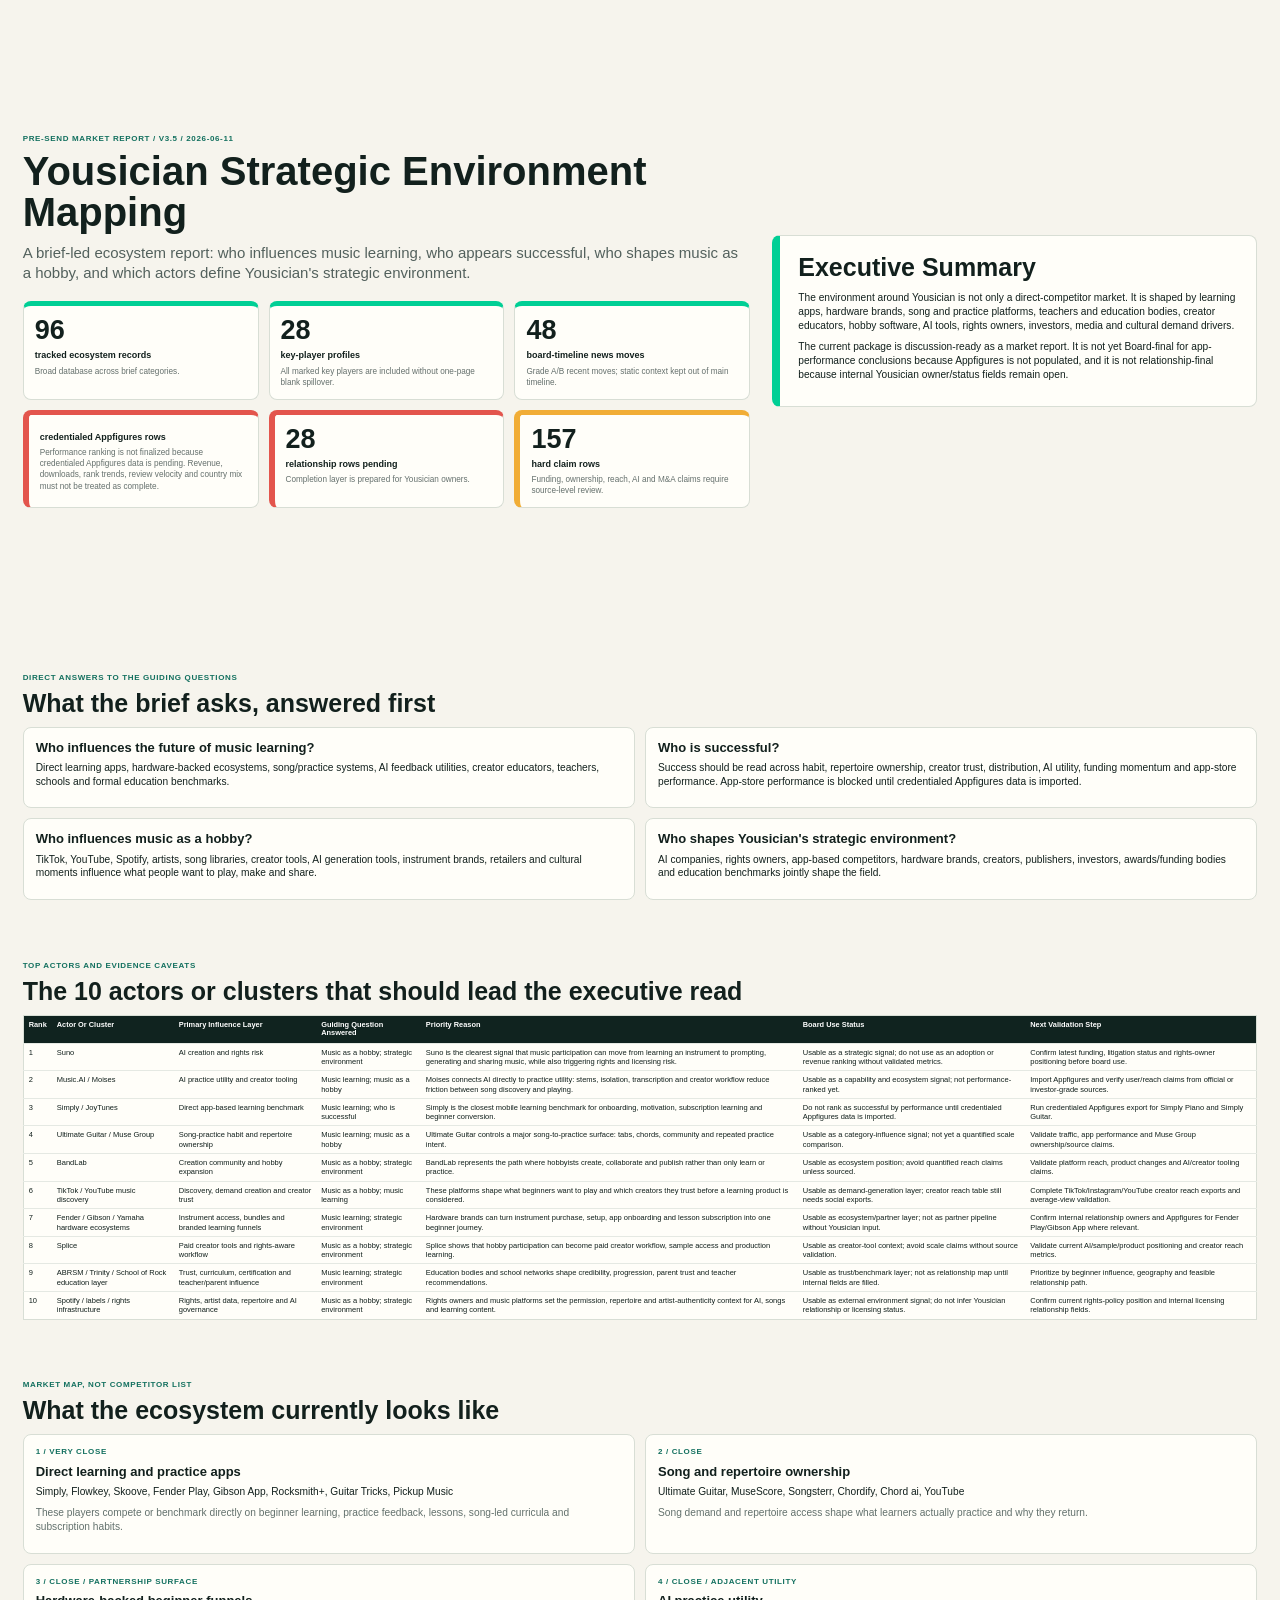
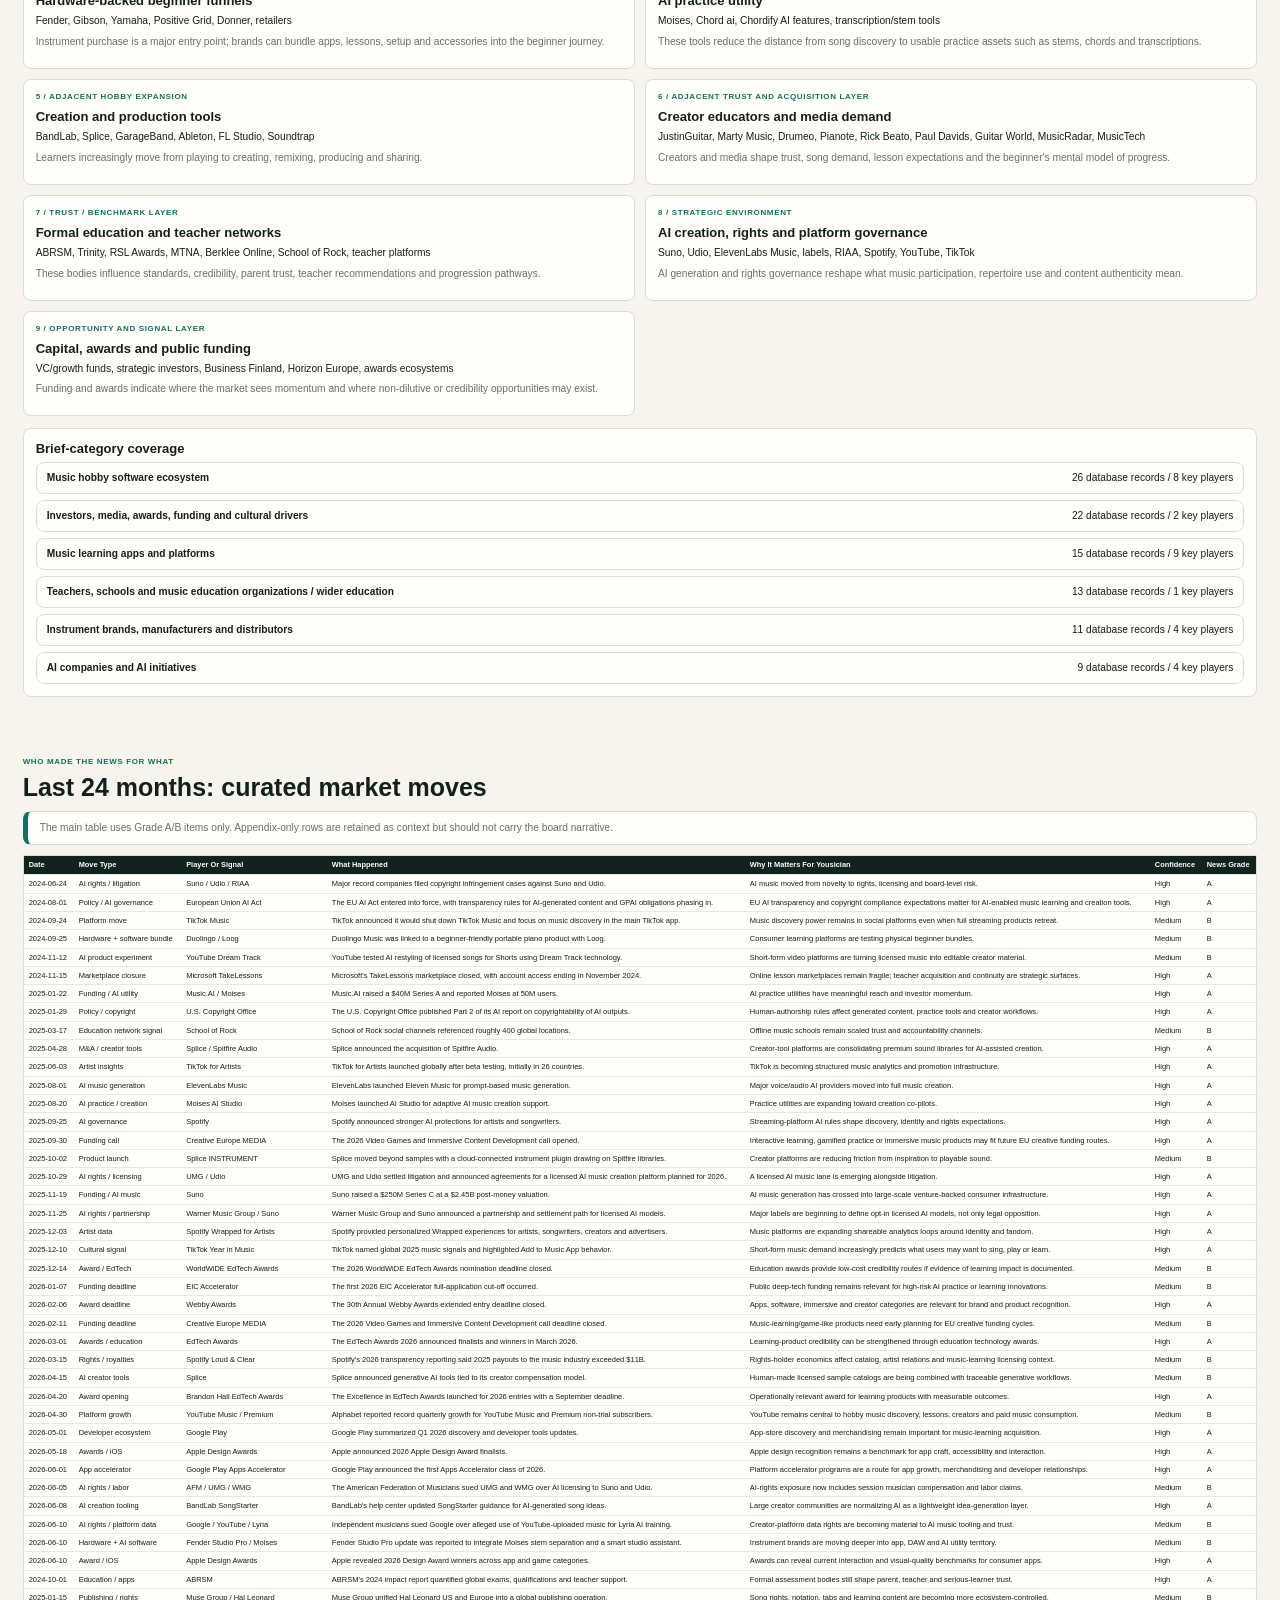
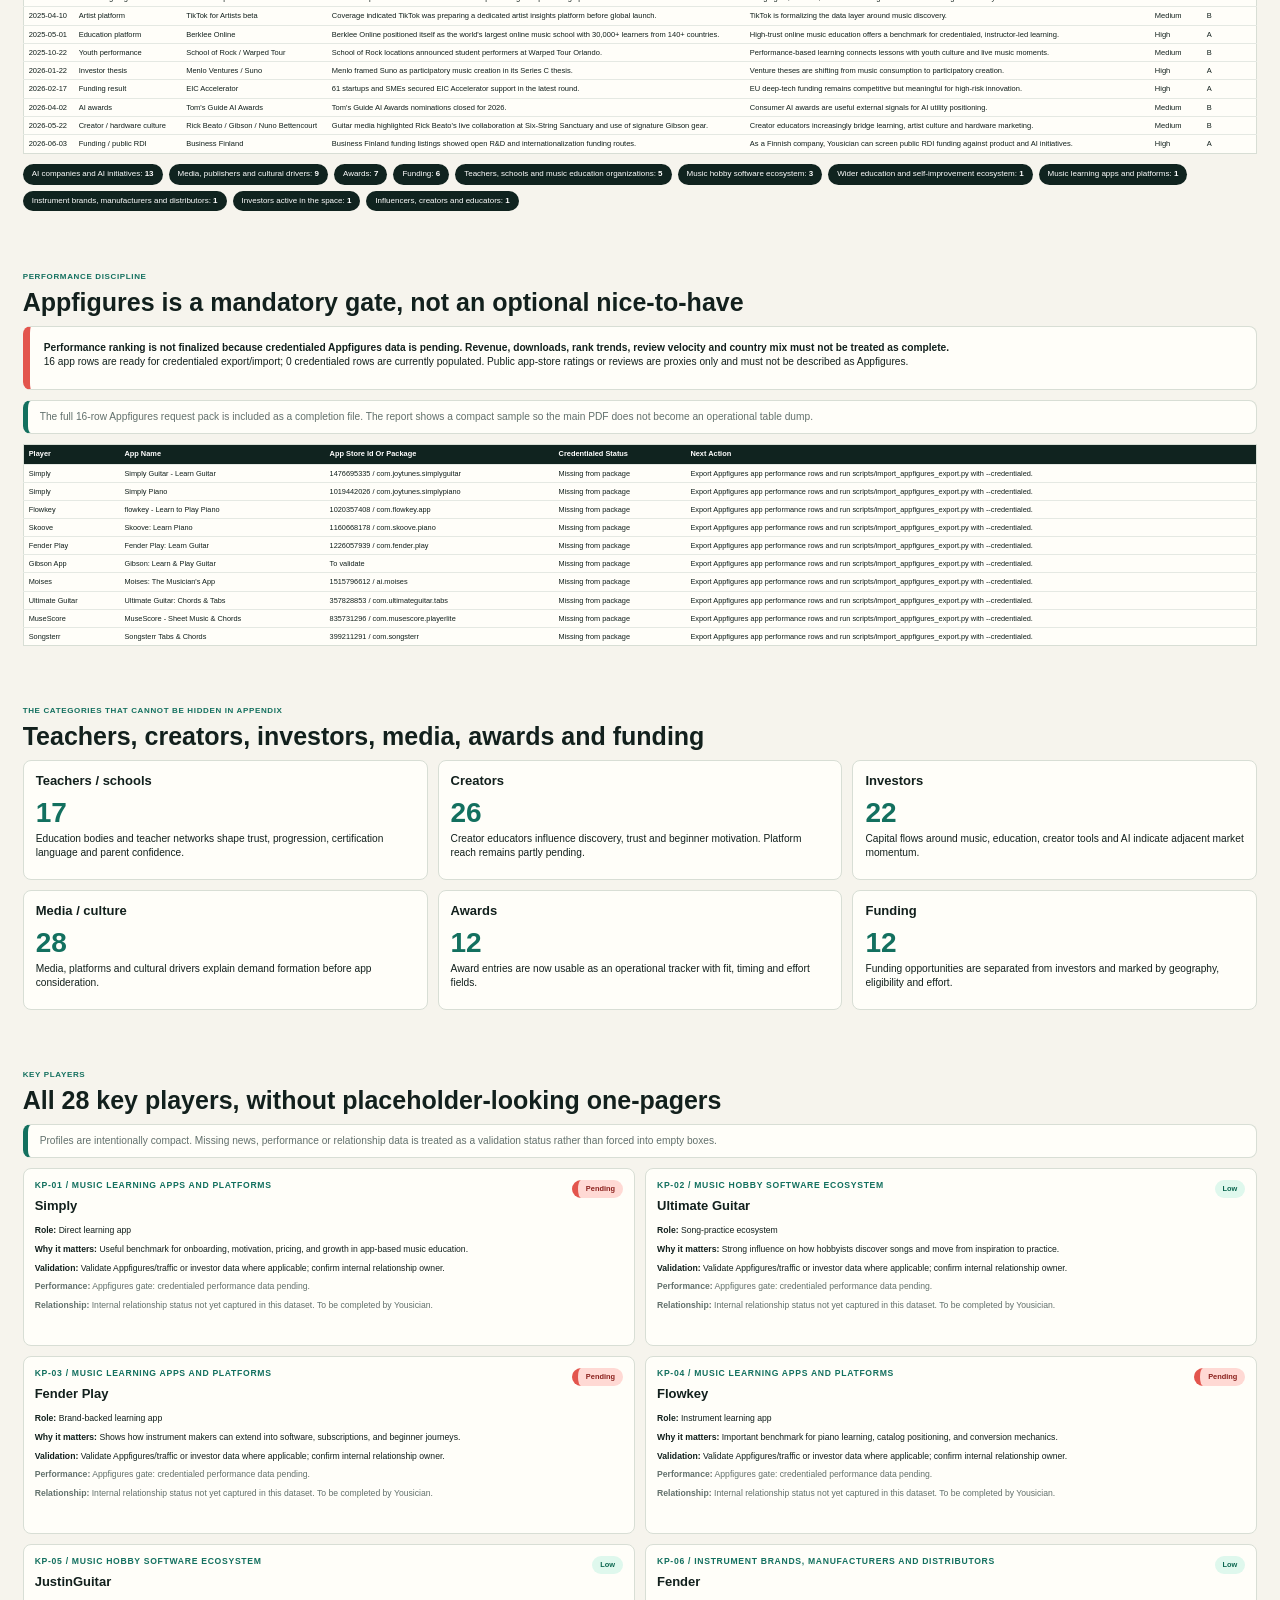
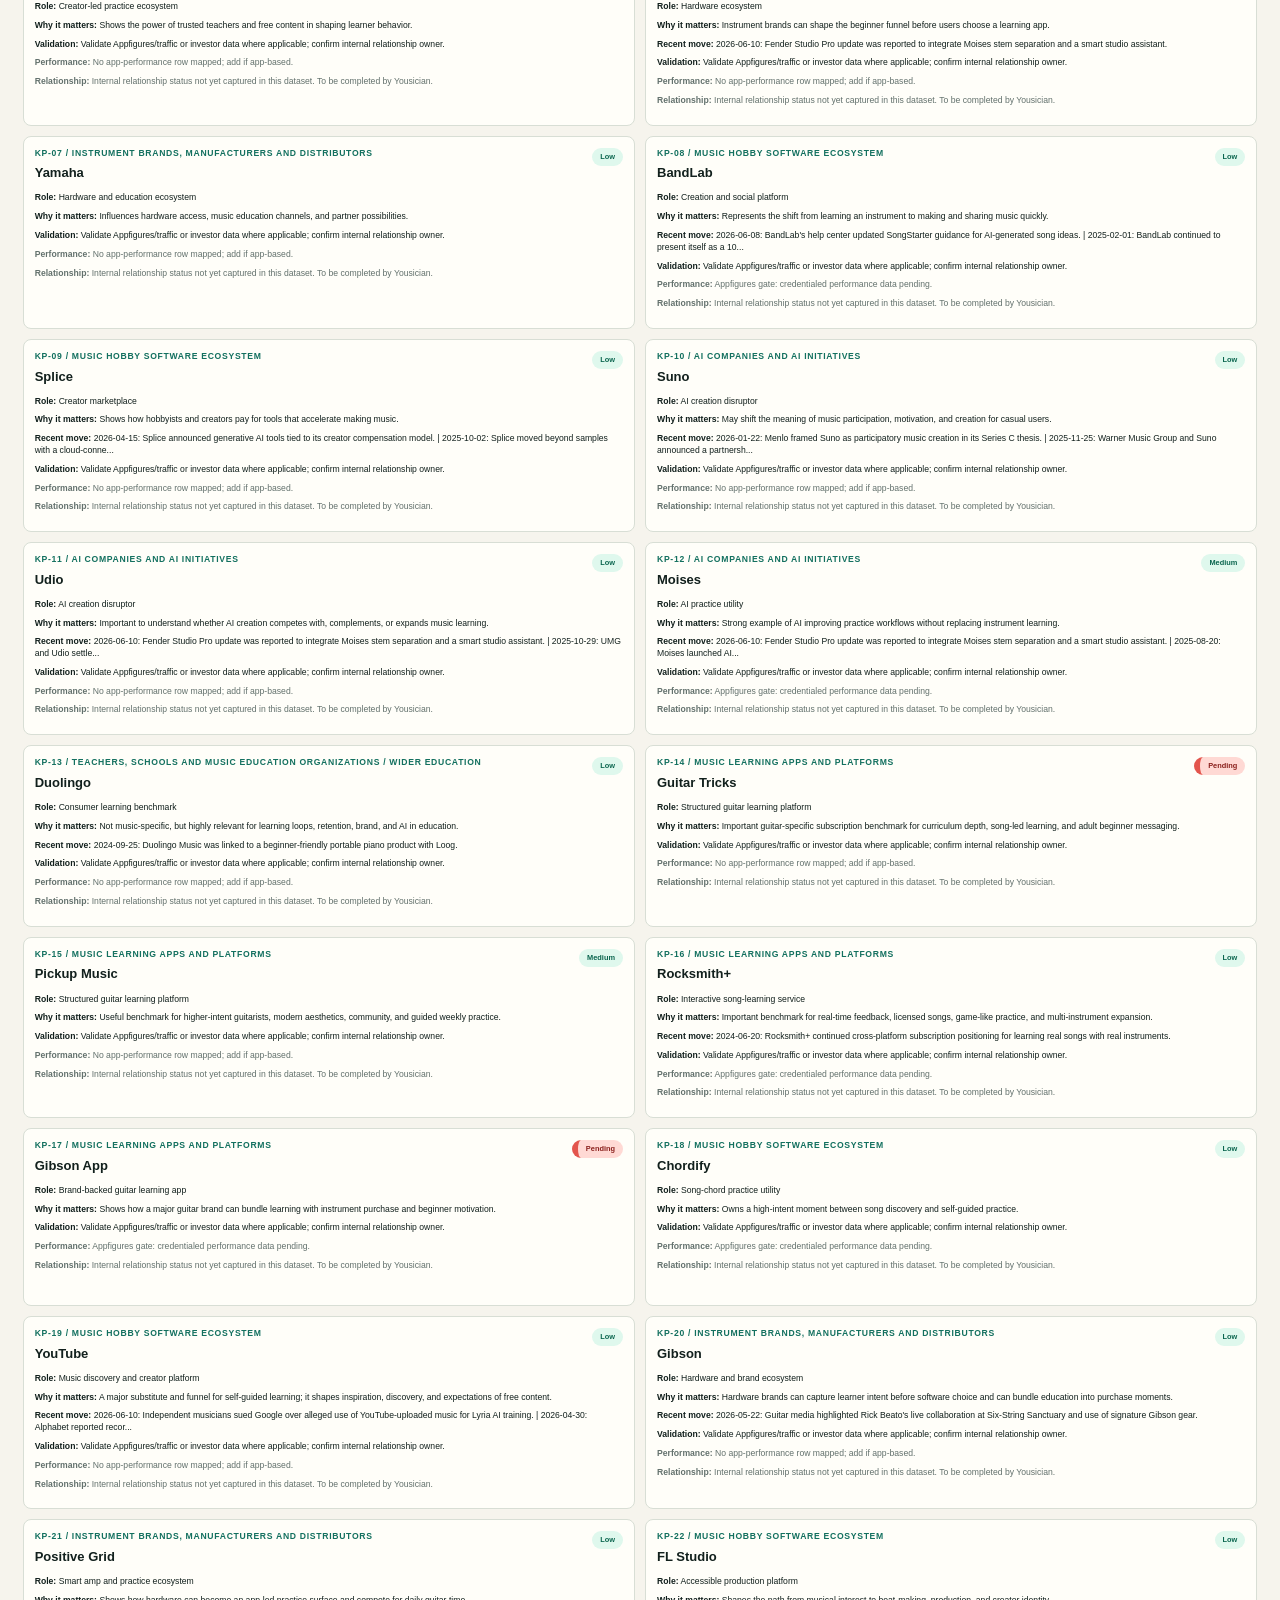
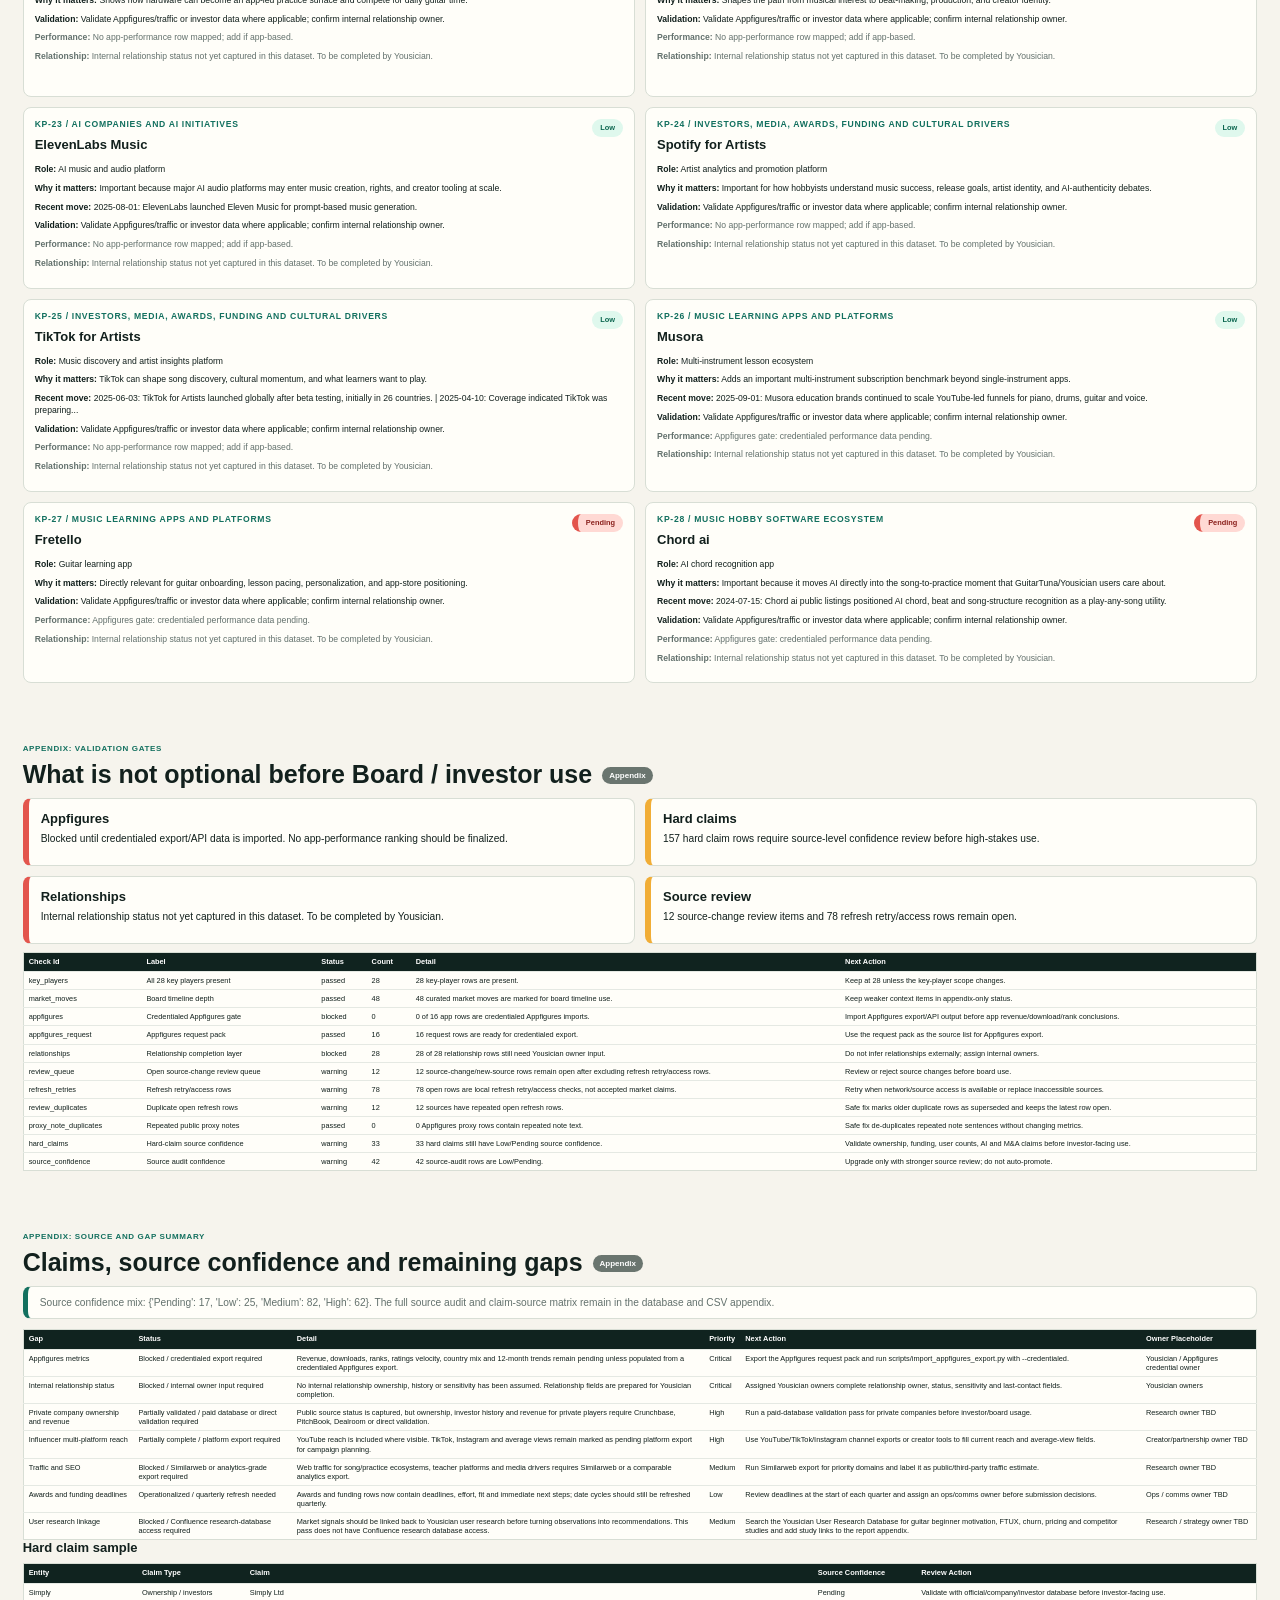
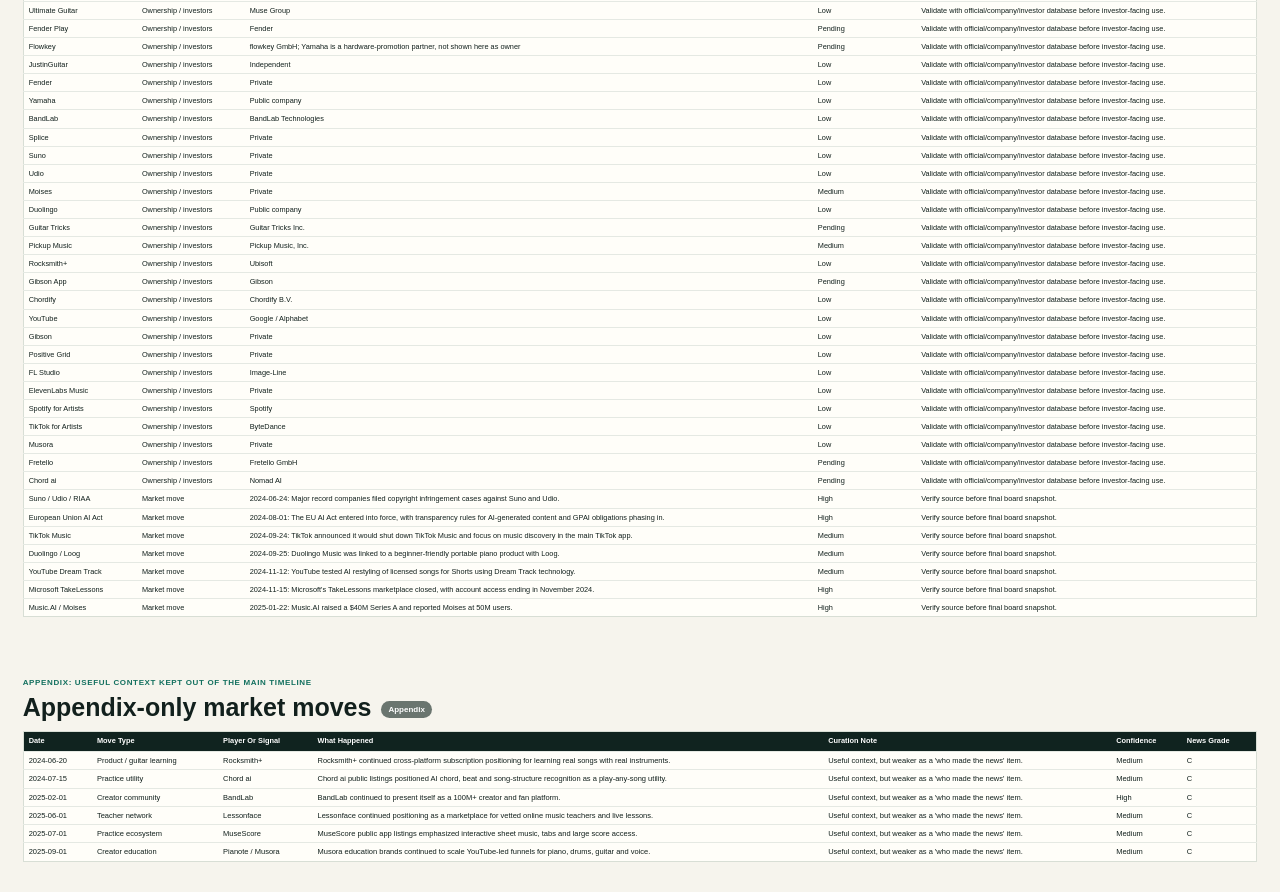
<file: deliverables/Yousician Strategic Environment Mapping - Pre-Send Market Report v3.5.html>
<!doctype html>
<html lang="en">
<head>
  <meta charset="utf-8" />
  <title>Yousician Strategic Environment Mapping - Pre-Send Market Report v3.5</title>
  <style>
    @page { size: A4 landscape; margin: 12mm; }
    * { box-sizing: border-box; }
    html, body { margin: 0; padding: 0; }
    body {
      background: #f6f4ed;
      color: #12201d;
      font-family: -apple-system, BlinkMacSystemFont, "Segoe UI", Arial, sans-serif;
      font-size: 10.2px;
      line-height: 1.36;
      letter-spacing: 0;
    }
    section { padding: 8mm 6mm; break-inside: auto; }
    .hero { min-height: 170mm; display: grid; grid-template-columns: 1.2fr .8fr; gap: 22px; align-items: center; break-after: page; }
    .chapter { break-before: page; }
    .chapter + .chapter { margin-top: 0; }
    .kicker, .eyebrow { margin: 0 0 6px; text-transform: uppercase; font-weight: 800; color: #13705f; font-size: 8px; letter-spacing: .08em; }
    h1 { margin: 0 0 10px; font-size: 40px; line-height: 1.02; letter-spacing: 0; max-width: 760px; }
    h2 { margin: 0 0 10px; font-size: 25px; line-height: 1.08; letter-spacing: 0; }
    h3 { margin: 0 0 6px; font-size: 13px; line-height: 1.16; letter-spacing: 0; }
    p { margin: 0 0 7px; }
    .lead { max-width: 760px; font-size: 15px; color: #53615d; }
    .summary-box, .warning, .note, article, .metric, .category-panel, .category-row {
      background: #fffef9;
      border: 1px solid #d8ded5;
      border-radius: 8px;
    }
    .summary-box { padding: 18px; border-left: 8px solid #00cf95; }
    .metrics { display: grid; grid-template-columns: repeat(3, 1fr); gap: 10px; margin-top: 18px; }
    .metric { padding: 11px; min-height: 78px; border-top: 5px solid #00cf95; }
    .metric.watch { border-top-color: #f1ad36; }
    .metric.risk { border-top-color: #e3554d; }
    .metric strong { display: block; font-size: 27px; line-height: 1; }
    .metric span { display: block; font-weight: 800; font-size: 9px; margin: 5px 0 4px; }
    .metric p { font-size: 8.2px; color: #65706d; margin: 0; }
    .answer-grid, .ecosystem-grid, .four-pack, .gate-grid { display: grid; grid-template-columns: repeat(2, 1fr); gap: 10px; }
    .answer-grid article, .ecosystem-grid article, .four-pack article, .gate-grid article { padding: 12px; break-inside: avoid; }
    .four-pack { grid-template-columns: repeat(3, 1fr); }
    .four-pack strong { display: block; font-size: 28px; color: #13705f; }
    .category-panel { margin-top: 12px; padding: 12px; }
    .category-row { display: flex; justify-content: space-between; gap: 12px; padding: 8px 10px; margin-top: 6px; }
    .muted, .note { color: #63716d; }
    .note { padding: 9px 12px; border-left: 5px solid #13705f; margin: 8px 0 10px; }
    .warning { padding: 14px; border-left: 7px solid #e3554d; margin: 10px 0; }
    .profile-grid { display: grid; grid-template-columns: repeat(2, 1fr); gap: 10px; }
    .profile-card { padding: 11px; break-inside: avoid; min-height: 178px; }
    .profile-top { display: flex; justify-content: space-between; gap: 8px; align-items: flex-start; margin-bottom: 6px; }
    .confidence { flex: 0 0 auto; padding: 4px 8px; border-radius: 999px; font-size: 7.4px; font-weight: 800; background: #dff8ed; color: #0a654e; }
    .confidence.watch { background: #fff1c7; color: #7b5300; }
    .confidence.risk { background: #ffd9d4; color: #8b211d; }
    .profile-card p { font-size: 8.65px; }
    table { width: 100%; border-collapse: collapse; background: #fffef9; border: 1px solid #d8ded5; margin-top: 8px; break-inside: auto; }
    thead { display: table-header-group; }
    tr { break-inside: avoid; }
    th { background: #10231f; color: #fff; text-align: left; font-size: 7.4px; line-height: 1.15; padding: 5px; vertical-align: top; }
    td { border-top: 1px solid #e5e9e3; font-size: 7.25px; line-height: 1.24; padding: 4px 5px; vertical-align: top; }
    .executive-table td, .moves-table td { font-size: 7.5px; }
    .request-table td, .quality-table td, .gap-table td, .claim-table td { font-size: 7.35px; }
    .move-counts { display: flex; flex-wrap: wrap; gap: 6px; margin-top: 10px; }
    .move-counts span { background: #10231f; color: white; border-radius: 999px; padding: 5px 9px; font-size: 8px; }
    .appendix h2::after { content: "Appendix"; margin-left: 10px; font-size: 8px; color: #fff; background: #6a756f; padding: 4px 7px; border-radius: 999px; vertical-align: middle; }
    .risk { border-left: 6px solid #e3554d; }
    .watch { border-left: 6px solid #f1ad36; }
    @media print {
      a { color: inherit; text-decoration: none; }
    }
  </style>
</head>
<body>
  
      <section class="hero">
        <div>
          <p class="kicker">Pre-send market report / v3.5 / 2026-06-11</p>
          <h1>Yousician Strategic Environment Mapping</h1>
          <p class="lead">A brief-led ecosystem report: who influences music learning, who appears successful, who shapes music as a hobby, and which actors define Yousician's strategic environment.</p>
          <div class="metrics">
      <div class="metric ready">
        <strong>96</strong>
        <span>tracked ecosystem records</span>
        <p>Broad database across brief categories.</p>
      </div>
    
      <div class="metric ready">
        <strong>28</strong>
        <span>key-player profiles</span>
        <p>All marked key players are included without one-page blank spillover.</p>
      </div>
    
      <div class="metric ready">
        <strong>48</strong>
        <span>board-timeline news moves</span>
        <p>Grade A/B recent moves; static context kept out of main timeline.</p>
      </div>
    
      <div class="metric risk">
        <strong></strong>
        <span>credentialed Appfigures rows</span>
        <p>Performance ranking is not finalized because credentialed Appfigures data is pending. Revenue, downloads, rank trends, review velocity and country mix must not be treated as complete.</p>
      </div>
    
      <div class="metric risk">
        <strong>28</strong>
        <span>relationship rows pending</span>
        <p>Completion layer is prepared for Yousician owners.</p>
      </div>
    
      <div class="metric watch">
        <strong>157</strong>
        <span>hard claim rows</span>
        <p>Funding, ownership, reach, AI and M&amp;A claims require source-level review.</p>
      </div>
    </div>
        </div>
        <aside class="summary-box">
          <h2>Executive Summary</h2>
          <p>The environment around Yousician is not only a direct-competitor market. It is shaped by learning apps, hardware brands, song and practice platforms, teachers and education bodies, creator educators, hobby software, AI tools, rights owners, investors, media and cultural demand drivers.</p>
          <p>The current package is discussion-ready as a market report. It is not yet Board-final for app-performance conclusions because Appfigures is not populated, and it is not relationship-final because internal Yousician owner/status fields remain open.</p>
        </aside>
      </section>

      <section class="chapter">
        <p class="kicker">Direct answers to the guiding questions</p>
        <h2>What the brief asks, answered first</h2>
        <div class="answer-grid">
          <article><h3>Who influences the future of music learning?</h3><p>Direct learning apps, hardware-backed ecosystems, song/practice systems, AI feedback utilities, creator educators, teachers, schools and formal education benchmarks.</p></article>
          <article><h3>Who is successful?</h3><p>Success should be read across habit, repertoire ownership, creator trust, distribution, AI utility, funding momentum and app-store performance. App-store performance is blocked until credentialed Appfigures data is imported.</p></article>
          <article><h3>Who influences music as a hobby?</h3><p>TikTok, YouTube, Spotify, artists, song libraries, creator tools, AI generation tools, instrument brands, retailers and cultural moments influence what people want to play, make and share.</p></article>
          <article><h3>Who shapes Yousician's strategic environment?</h3><p>AI companies, rights owners, app-based competitors, hardware brands, creators, publishers, investors, awards/funding bodies and education benchmarks jointly shape the field.</p></article>
        </div>
      </section>

      <section class="chapter">
        <p class="kicker">Top actors and evidence caveats</p>
        <h2>The 10 actors or clusters that should lead the executive read</h2>
        <table class='executive-table'><thead><tr><th>Rank</th><th>Actor Or Cluster</th><th>Primary Influence Layer</th><th>Guiding Question Answered</th><th>Priority Reason</th><th>Board Use Status</th><th>Next Validation Step</th></tr></thead><tbody><tr><td>1</td><td>Suno</td><td>AI creation and rights risk</td><td>Music as a hobby; strategic environment</td><td>Suno is the clearest signal that music participation can move from learning an instrument to prompting, generating and sharing music, while also triggering rights and licensing risk.</td><td>Usable as a strategic signal; do not use as an adoption or revenue ranking without validated metrics.</td><td>Confirm latest funding, litigation status and rights-owner positioning before board use.</td></tr><tr><td>2</td><td>Music.AI / Moises</td><td>AI practice utility and creator tooling</td><td>Music learning; music as a hobby</td><td>Moises connects AI directly to practice utility: stems, isolation, transcription and creator workflow reduce friction between song discovery and playing.</td><td>Usable as a capability and ecosystem signal; not performance-ranked yet.</td><td>Import Appfigures and verify user/reach claims from official or investor-grade sources.</td></tr><tr><td>3</td><td>Simply / JoyTunes</td><td>Direct app-based learning benchmark</td><td>Music learning; who is successful</td><td>Simply is the closest mobile learning benchmark for onboarding, motivation, subscription learning and beginner conversion.</td><td>Do not rank as successful by performance until credentialed Appfigures data is imported.</td><td>Run credentialed Appfigures export for Simply Piano and Simply Guitar.</td></tr><tr><td>4</td><td>Ultimate Guitar / Muse Group</td><td>Song-practice habit and repertoire ownership</td><td>Music learning; music as a hobby</td><td>Ultimate Guitar controls a major song-to-practice surface: tabs, chords, community and repeated practice intent.</td><td>Usable as a category-influence signal; not yet a quantified scale comparison.</td><td>Validate traffic, app performance and Muse Group ownership/source claims.</td></tr><tr><td>5</td><td>BandLab</td><td>Creation community and hobby expansion</td><td>Music as a hobby; strategic environment</td><td>BandLab represents the path where hobbyists create, collaborate and publish rather than only learn or practice.</td><td>Usable as ecosystem position; avoid quantified reach claims unless sourced.</td><td>Validate platform reach, product changes and AI/creator tooling claims.</td></tr><tr><td>6</td><td>TikTok / YouTube music discovery</td><td>Discovery, demand creation and creator trust</td><td>Music as a hobby; music learning</td><td>These platforms shape what beginners want to play and which creators they trust before a learning product is considered.</td><td>Usable as demand-generation layer; creator reach table still needs social exports.</td><td>Complete TikTok/Instagram/YouTube creator reach exports and average-view validation.</td></tr><tr><td>7</td><td>Fender / Gibson / Yamaha hardware ecosystems</td><td>Instrument access, bundles and branded learning funnels</td><td>Music learning; strategic environment</td><td>Hardware brands can turn instrument purchase, setup, app onboarding and lesson subscription into one beginner journey.</td><td>Usable as ecosystem/partner layer; not as partner pipeline without Yousician input.</td><td>Confirm internal relationship owners and Appfigures for Fender Play/Gibson App where relevant.</td></tr><tr><td>8</td><td>Splice</td><td>Paid creator tools and rights-aware workflow</td><td>Music as a hobby; strategic environment</td><td>Splice shows that hobby participation can become paid creator workflow, sample access and production learning.</td><td>Usable as creator-tool context; avoid scale claims without source validation.</td><td>Validate current AI/sample/product positioning and creator reach metrics.</td></tr><tr><td>9</td><td>ABRSM / Trinity / School of Rock education layer</td><td>Trust, curriculum, certification and teacher/parent influence</td><td>Music learning; strategic environment</td><td>Education bodies and school networks shape credibility, progression, parent trust and teacher recommendations.</td><td>Usable as trust/benchmark layer; not as relationship map until internal fields are filled.</td><td>Prioritize by beginner influence, geography and feasible relationship path.</td></tr><tr><td>10</td><td>Spotify / labels / rights infrastructure</td><td>Rights, artist data, repertoire and AI governance</td><td>Music as a hobby; strategic environment</td><td>Rights owners and music platforms set the permission, repertoire and artist-authenticity context for AI, songs and learning content.</td><td>Usable as external environment signal; do not infer Yousician relationship or licensing status.</td><td>Confirm current rights-policy position and internal licensing relationship fields.</td></tr></tbody></table>
      </section>

      <section class="chapter">
        <p class="kicker">Market map, not competitor list</p>
        <h2>What the ecosystem currently looks like</h2>
        <div class="ecosystem-grid">
        <article class="cluster">
          <p class="eyebrow">1 / Very close</p>
          <h3>Direct learning and practice apps</h3>
          <p>Simply, Flowkey, Skoove, Fender Play, Gibson App, Rocksmith+, Guitar Tricks, Pickup Music</p>
          <p class="muted">These players compete or benchmark directly on beginner learning, practice feedback, lessons, song-led curricula and subscription habits.</p>
        </article>
        
        <article class="cluster">
          <p class="eyebrow">2 / Close</p>
          <h3>Song and repertoire ownership</h3>
          <p>Ultimate Guitar, MuseScore, Songsterr, Chordify, Chord ai, YouTube</p>
          <p class="muted">Song demand and repertoire access shape what learners actually practice and why they return.</p>
        </article>
        
        <article class="cluster">
          <p class="eyebrow">3 / Close / partnership surface</p>
          <h3>Hardware-backed beginner funnels</h3>
          <p>Fender, Gibson, Yamaha, Positive Grid, Donner, retailers</p>
          <p class="muted">Instrument purchase is a major entry point; brands can bundle apps, lessons, setup and accessories into the beginner journey.</p>
        </article>
        
        <article class="cluster">
          <p class="eyebrow">4 / Close / adjacent utility</p>
          <h3>AI practice utility</h3>
          <p>Moises, Chord ai, Chordify AI features, transcription/stem tools</p>
          <p class="muted">These tools reduce the distance from song discovery to usable practice assets such as stems, chords and transcriptions.</p>
        </article>
        
        <article class="cluster">
          <p class="eyebrow">5 / Adjacent hobby expansion</p>
          <h3>Creation and production tools</h3>
          <p>BandLab, Splice, GarageBand, Ableton, FL Studio, Soundtrap</p>
          <p class="muted">Learners increasingly move from playing to creating, remixing, producing and sharing.</p>
        </article>
        
        <article class="cluster">
          <p class="eyebrow">6 / Adjacent trust and acquisition layer</p>
          <h3>Creator educators and media demand</h3>
          <p>JustinGuitar, Marty Music, Drumeo, Pianote, Rick Beato, Paul Davids, Guitar World, MusicRadar, MusicTech</p>
          <p class="muted">Creators and media shape trust, song demand, lesson expectations and the beginner&#x27;s mental model of progress.</p>
        </article>
        
        <article class="cluster">
          <p class="eyebrow">7 / Trust / benchmark layer</p>
          <h3>Formal education and teacher networks</h3>
          <p>ABRSM, Trinity, RSL Awards, MTNA, Berklee Online, School of Rock, teacher platforms</p>
          <p class="muted">These bodies influence standards, credibility, parent trust, teacher recommendations and progression pathways.</p>
        </article>
        
        <article class="cluster">
          <p class="eyebrow">8 / Strategic environment</p>
          <h3>AI creation, rights and platform governance</h3>
          <p>Suno, Udio, ElevenLabs Music, labels, RIAA, Spotify, YouTube, TikTok</p>
          <p class="muted">AI generation and rights governance reshape what music participation, repertoire use and content authenticity mean.</p>
        </article>
        
        <article class="cluster">
          <p class="eyebrow">9 / Opportunity and signal layer</p>
          <h3>Capital, awards and public funding</h3>
          <p>VC/growth funds, strategic investors, Business Finland, Horizon Europe, awards ecosystems</p>
          <p class="muted">Funding and awards indicate where the market sees momentum and where non-dilutive or credibility opportunities may exist.</p>
        </article>
        </div>
        <div class="category-panel">
          <h3>Brief-category coverage</h3>
          
        <div class="category-row">
          <strong>Music hobby software ecosystem</strong>
          <span>26 database records / 8 key players</span>
        </div>
        
        <div class="category-row">
          <strong>Investors, media, awards, funding and cultural drivers</strong>
          <span>22 database records / 2 key players</span>
        </div>
        
        <div class="category-row">
          <strong>Music learning apps and platforms</strong>
          <span>15 database records / 9 key players</span>
        </div>
        
        <div class="category-row">
          <strong>Teachers, schools and music education organizations / wider education</strong>
          <span>13 database records / 1 key players</span>
        </div>
        
        <div class="category-row">
          <strong>Instrument brands, manufacturers and distributors</strong>
          <span>11 database records / 4 key players</span>
        </div>
        
        <div class="category-row">
          <strong>AI companies and AI initiatives</strong>
          <span>9 database records / 4 key players</span>
        </div>
        
        </div>
      </section>

      <section class="chapter">
        <p class="kicker">Who made the news for what</p>
        <h2>Last 24 months: curated market moves</h2>
        <p class="note">The main table uses Grade A/B items only. Appendix-only rows are retained as context but should not carry the board narrative.</p>
        <table class='moves-table'><thead><tr><th>Date</th><th>Move Type</th><th>Player Or Signal</th><th>What Happened</th><th>Why It Matters For Yousician</th><th>Confidence</th><th>News Grade</th></tr></thead><tbody><tr><td>2024-06-24</td><td>AI rights / litigation</td><td>Suno / Udio / RIAA</td><td>Major record companies filed copyright infringement cases against Suno and Udio.</td><td>AI music moved from novelty to rights, licensing and board-level risk.</td><td>High</td><td>A</td></tr><tr><td>2024-08-01</td><td>Policy / AI governance</td><td>European Union AI Act</td><td>The EU AI Act entered into force, with transparency rules for AI-generated content and GPAI obligations phasing in.</td><td>EU AI transparency and copyright compliance expectations matter for AI-enabled music learning and creation tools.</td><td>High</td><td>A</td></tr><tr><td>2024-09-24</td><td>Platform move</td><td>TikTok Music</td><td>TikTok announced it would shut down TikTok Music and focus on music discovery in the main TikTok app.</td><td>Music discovery power remains in social platforms even when full streaming products retreat.</td><td>Medium</td><td>B</td></tr><tr><td>2024-09-25</td><td>Hardware + software bundle</td><td>Duolingo / Loog</td><td>Duolingo Music was linked to a beginner-friendly portable piano product with Loog.</td><td>Consumer learning platforms are testing physical beginner bundles.</td><td>Medium</td><td>B</td></tr><tr><td>2024-11-12</td><td>AI product experiment</td><td>YouTube Dream Track</td><td>YouTube tested AI restyling of licensed songs for Shorts using Dream Track technology.</td><td>Short-form video platforms are turning licensed music into editable creator material.</td><td>Medium</td><td>B</td></tr><tr><td>2024-11-15</td><td>Marketplace closure</td><td>Microsoft TakeLessons</td><td>Microsoft&#x27;s TakeLessons marketplace closed, with account access ending in November 2024.</td><td>Online lesson marketplaces remain fragile; teacher acquisition and continuity are strategic surfaces.</td><td>High</td><td>A</td></tr><tr><td>2025-01-22</td><td>Funding / AI utility</td><td>Music.AI / Moises</td><td>Music.AI raised a $40M Series A and reported Moises at 50M users.</td><td>AI practice utilities have meaningful reach and investor momentum.</td><td>High</td><td>A</td></tr><tr><td>2025-01-29</td><td>Policy / copyright</td><td>U.S. Copyright Office</td><td>The U.S. Copyright Office published Part 2 of its AI report on copyrightability of AI outputs.</td><td>Human-authorship rules affect generated content, practice tools and creator workflows.</td><td>High</td><td>A</td></tr><tr><td>2025-03-17</td><td>Education network signal</td><td>School of Rock</td><td>School of Rock social channels referenced roughly 400 global locations.</td><td>Offline music schools remain scaled trust and accountability channels.</td><td>Medium</td><td>B</td></tr><tr><td>2025-04-28</td><td>M&amp;A / creator tools</td><td>Splice / Spitfire Audio</td><td>Splice announced the acquisition of Spitfire Audio.</td><td>Creator-tool platforms are consolidating premium sound libraries for AI-assisted creation.</td><td>High</td><td>A</td></tr><tr><td>2025-06-03</td><td>Artist insights</td><td>TikTok for Artists</td><td>TikTok for Artists launched globally after beta testing, initially in 26 countries.</td><td>TikTok is becoming structured music analytics and promotion infrastructure.</td><td>High</td><td>A</td></tr><tr><td>2025-08-01</td><td>AI music generation</td><td>ElevenLabs Music</td><td>ElevenLabs launched Eleven Music for prompt-based music generation.</td><td>Major voice/audio AI providers moved into full music creation.</td><td>High</td><td>A</td></tr><tr><td>2025-08-20</td><td>AI practice / creation</td><td>Moises AI Studio</td><td>Moises launched AI Studio for adaptive AI music creation support.</td><td>Practice utilities are expanding toward creation co-pilots.</td><td>High</td><td>A</td></tr><tr><td>2025-09-25</td><td>AI governance</td><td>Spotify</td><td>Spotify announced stronger AI protections for artists and songwriters.</td><td>Streaming-platform AI rules shape discovery, identity and rights expectations.</td><td>High</td><td>A</td></tr><tr><td>2025-09-30</td><td>Funding call</td><td>Creative Europe MEDIA</td><td>The 2026 Video Games and Immersive Content Development call opened.</td><td>Interactive learning, gamified practice or immersive music products may fit future EU creative funding routes.</td><td>High</td><td>A</td></tr><tr><td>2025-10-02</td><td>Product launch</td><td>Splice INSTRUMENT</td><td>Splice moved beyond samples with a cloud-connected instrument plugin drawing on Spitfire libraries.</td><td>Creator platforms are reducing friction from inspiration to playable sound.</td><td>Medium</td><td>B</td></tr><tr><td>2025-10-29</td><td>AI rights / licensing</td><td>UMG / Udio</td><td>UMG and Udio settled litigation and announced agreements for a licensed AI music creation platform planned for 2026.</td><td>A licensed AI music lane is emerging alongside litigation.</td><td>High</td><td>A</td></tr><tr><td>2025-11-19</td><td>Funding / AI music</td><td>Suno</td><td>Suno raised a $250M Series C at a $2.45B post-money valuation.</td><td>AI music generation has crossed into large-scale venture-backed consumer infrastructure.</td><td>High</td><td>A</td></tr><tr><td>2025-11-25</td><td>AI rights / partnership</td><td>Warner Music Group / Suno</td><td>Warner Music Group and Suno announced a partnership and settlement path for licensed AI models.</td><td>Major labels are beginning to define opt-in licensed AI models, not only legal opposition.</td><td>High</td><td>A</td></tr><tr><td>2025-12-03</td><td>Artist data</td><td>Spotify Wrapped for Artists</td><td>Spotify provided personalized Wrapped experiences for artists, songwriters, creators and advertisers.</td><td>Music platforms are expanding shareable analytics loops around identity and fandom.</td><td>High</td><td>A</td></tr><tr><td>2025-12-10</td><td>Cultural signal</td><td>TikTok Year in Music</td><td>TikTok named global 2025 music signals and highlighted Add to Music App behavior.</td><td>Short-form music demand increasingly predicts what users may want to sing, play or learn.</td><td>High</td><td>A</td></tr><tr><td>2025-12-14</td><td>Award / EdTech</td><td>WorldWiDE EdTech Awards</td><td>The 2026 WorldWiDE EdTech Awards nomination deadline closed.</td><td>Education awards provide low-cost credibility routes if evidence of learning impact is documented.</td><td>Medium</td><td>B</td></tr><tr><td>2026-01-07</td><td>Funding deadline</td><td>EIC Accelerator</td><td>The first 2026 EIC Accelerator full-application cut-off occurred.</td><td>Public deep-tech funding remains relevant for high-risk AI practice or learning innovations.</td><td>Medium</td><td>B</td></tr><tr><td>2026-02-06</td><td>Award deadline</td><td>Webby Awards</td><td>The 30th Annual Webby Awards extended entry deadline closed.</td><td>Apps, software, immersive and creator categories are relevant for brand and product recognition.</td><td>High</td><td>A</td></tr><tr><td>2026-02-11</td><td>Funding deadline</td><td>Creative Europe MEDIA</td><td>The 2026 Video Games and Immersive Content Development call deadline closed.</td><td>Music-learning/game-like products need early planning for EU creative funding cycles.</td><td>Medium</td><td>B</td></tr><tr><td>2026-03-01</td><td>Awards / education</td><td>EdTech Awards</td><td>The EdTech Awards 2026 announced finalists and winners in March 2026.</td><td>Learning-product credibility can be strengthened through education technology awards.</td><td>High</td><td>A</td></tr><tr><td>2026-03-15</td><td>Rights / royalties</td><td>Spotify Loud &amp; Clear</td><td>Spotify&#x27;s 2026 transparency reporting said 2025 payouts to the music industry exceeded $11B.</td><td>Rights-holder economics affect catalog, artist relations and music-learning licensing context.</td><td>Medium</td><td>B</td></tr><tr><td>2026-04-15</td><td>AI creator tools</td><td>Splice</td><td>Splice announced generative AI tools tied to its creator compensation model.</td><td>Human-made licensed sample catalogs are being combined with traceable generative workflows.</td><td>Medium</td><td>B</td></tr><tr><td>2026-04-20</td><td>Award opening</td><td>Brandon Hall EdTech Awards</td><td>The Excellence in EdTech Awards launched for 2026 entries with a September deadline.</td><td>Operationally relevant award for learning products with measurable outcomes.</td><td>High</td><td>A</td></tr><tr><td>2026-04-30</td><td>Platform growth</td><td>YouTube Music / Premium</td><td>Alphabet reported record quarterly growth for YouTube Music and Premium non-trial subscribers.</td><td>YouTube remains central to hobby music discovery, lessons, creators and paid music consumption.</td><td>Medium</td><td>B</td></tr><tr><td>2026-05-01</td><td>Developer ecosystem</td><td>Google Play</td><td>Google Play summarized Q1 2026 discovery and developer tools updates.</td><td>App-store discovery and merchandising remain important for music-learning acquisition.</td><td>High</td><td>A</td></tr><tr><td>2026-05-18</td><td>Awards / iOS</td><td>Apple Design Awards</td><td>Apple announced 2026 Apple Design Award finalists.</td><td>Apple design recognition remains a benchmark for app craft, accessibility and interaction.</td><td>High</td><td>A</td></tr><tr><td>2026-06-01</td><td>App accelerator</td><td>Google Play Apps Accelerator</td><td>Google Play announced the first Apps Accelerator class of 2026.</td><td>Platform accelerator programs are a route for app growth, merchandising and developer relationships.</td><td>High</td><td>A</td></tr><tr><td>2026-06-05</td><td>AI rights / labor</td><td>AFM / UMG / WMG</td><td>The American Federation of Musicians sued UMG and WMG over AI licensing to Suno and Udio.</td><td>AI-rights exposure now includes session musician compensation and labor claims.</td><td>Medium</td><td>B</td></tr><tr><td>2026-06-08</td><td>AI creation tooling</td><td>BandLab SongStarter</td><td>BandLab&#x27;s help center updated SongStarter guidance for AI-generated song ideas.</td><td>Large creator communities are normalizing AI as a lightweight idea-generation layer.</td><td>High</td><td>A</td></tr><tr><td>2026-06-10</td><td>AI rights / platform data</td><td>Google / YouTube / Lyria</td><td>Independent musicians sued Google over alleged use of YouTube-uploaded music for Lyria AI training.</td><td>Creator-platform data rights are becoming material to AI music tooling and trust.</td><td>Medium</td><td>B</td></tr><tr><td>2026-06-10</td><td>Hardware + AI software</td><td>Fender Studio Pro / Moises</td><td>Fender Studio Pro update was reported to integrate Moises stem separation and a smart studio assistant.</td><td>Instrument brands are moving deeper into app, DAW and AI utility territory.</td><td>Medium</td><td>B</td></tr><tr><td>2026-06-10</td><td>Award / iOS</td><td>Apple Design Awards</td><td>Apple revealed 2026 Design Award winners across app and game categories.</td><td>Awards can reveal current interaction and visual-quality benchmarks for consumer apps.</td><td>High</td><td>A</td></tr><tr><td>2024-10-01</td><td>Education / apps</td><td>ABRSM</td><td>ABRSM&#x27;s 2024 impact report quantified global exams, qualifications and teacher support.</td><td>Formal assessment bodies still shape parent, teacher and serious-learner trust.</td><td>High</td><td>A</td></tr><tr><td>2025-01-15</td><td>Publishing / rights</td><td>Muse Group / Hal Leonard</td><td>Muse Group unified Hal Leonard US and Europe into a global publishing operation.</td><td>Song rights, notation, tabs and learning content are becoming more ecosystem-controlled.</td><td>Medium</td><td>B</td></tr><tr><td>2025-04-10</td><td>Artist platform</td><td>TikTok for Artists beta</td><td>Coverage indicated TikTok was preparing a dedicated artist insights platform before global launch.</td><td>TikTok is formalizing the data layer around music discovery.</td><td>Medium</td><td>B</td></tr><tr><td>2025-05-01</td><td>Education platform</td><td>Berklee Online</td><td>Berklee Online positioned itself as the world&#x27;s largest online music school with 30,000+ learners from 140+ countries.</td><td>High-trust online music education offers a benchmark for credentialed, instructor-led learning.</td><td>High</td><td>A</td></tr><tr><td>2025-10-22</td><td>Youth performance</td><td>School of Rock / Warped Tour</td><td>School of Rock locations announced student performers at Warped Tour Orlando.</td><td>Performance-based learning connects lessons with youth culture and live music moments.</td><td>Medium</td><td>B</td></tr><tr><td>2026-01-22</td><td>Investor thesis</td><td>Menlo Ventures / Suno</td><td>Menlo framed Suno as participatory music creation in its Series C thesis.</td><td>Venture theses are shifting from music consumption to participatory creation.</td><td>High</td><td>A</td></tr><tr><td>2026-02-17</td><td>Funding result</td><td>EIC Accelerator</td><td>61 startups and SMEs secured EIC Accelerator support in the latest round.</td><td>EU deep-tech funding remains competitive but meaningful for high-risk innovation.</td><td>High</td><td>A</td></tr><tr><td>2026-04-02</td><td>AI awards</td><td>Tom&#x27;s Guide AI Awards</td><td>Tom&#x27;s Guide AI Awards nominations closed for 2026.</td><td>Consumer AI awards are useful external signals for AI utility positioning.</td><td>Medium</td><td>B</td></tr><tr><td>2026-05-22</td><td>Creator / hardware culture</td><td>Rick Beato / Gibson / Nuno Bettencourt</td><td>Guitar media highlighted Rick Beato&#x27;s live collaboration at Six-String Sanctuary and use of signature Gibson gear.</td><td>Creator educators increasingly bridge learning, artist culture and hardware marketing.</td><td>Medium</td><td>B</td></tr><tr><td>2026-06-03</td><td>Funding / public RDI</td><td>Business Finland</td><td>Business Finland funding listings showed open R&amp;D and internationalization funding routes.</td><td>As a Finnish company, Yousician can screen public RDI funding against product and AI initiatives.</td><td>High</td><td>A</td></tr></tbody></table>
        <div class="move-counts">
          <span>AI companies and AI initiatives: <b>13</b></span><span>Media, publishers and cultural drivers: <b>9</b></span><span>Awards: <b>7</b></span><span>Funding: <b>6</b></span><span>Teachers, schools and music education organizations: <b>5</b></span><span>Music hobby software ecosystem: <b>3</b></span><span>Wider education and self-improvement ecosystem: <b>1</b></span><span>Music learning apps and platforms: <b>1</b></span><span>Instrument brands, manufacturers and distributors: <b>1</b></span><span>Investors active in the space: <b>1</b></span><span>Influencers, creators and educators: <b>1</b></span>
        </div>
      </section>

      <section class="chapter">
        <p class="kicker">Performance discipline</p>
        <h2>Appfigures is a mandatory gate, not an optional nice-to-have</h2>
        <div class="warning">
          <strong>Performance ranking is not finalized because credentialed Appfigures data is pending. Revenue, downloads, rank trends, review velocity and country mix must not be treated as complete.</strong>
          <p>16 app rows are ready for credentialed export/import; 0 credentialed rows are currently populated. Public app-store ratings or reviews are proxies only and must not be described as Appfigures.</p>
        </div>
        <p class="note">The full 16-row Appfigures request pack is included as a completion file. The report shows a compact sample so the main PDF does not become an operational table dump.</p>
        <table class='request-table'><thead><tr><th>Player</th><th>App Name</th><th>App Store Id Or Package</th><th>Credentialed Status</th><th>Next Action</th></tr></thead><tbody><tr><td>Simply</td><td>Simply Guitar - Learn Guitar</td><td>1476695335 / com.joytunes.simplyguitar</td><td>Missing from package</td><td>Export Appfigures app performance rows and run scripts/import_appfigures_export.py with --credentialed.</td></tr><tr><td>Simply</td><td>Simply Piano</td><td>1019442026 / com.joytunes.simplypiano</td><td>Missing from package</td><td>Export Appfigures app performance rows and run scripts/import_appfigures_export.py with --credentialed.</td></tr><tr><td>Flowkey</td><td>flowkey - Learn to Play Piano</td><td>1020357408 / com.flowkey.app</td><td>Missing from package</td><td>Export Appfigures app performance rows and run scripts/import_appfigures_export.py with --credentialed.</td></tr><tr><td>Skoove</td><td>Skoove: Learn Piano</td><td>1160668178 / com.skoove.piano</td><td>Missing from package</td><td>Export Appfigures app performance rows and run scripts/import_appfigures_export.py with --credentialed.</td></tr><tr><td>Fender Play</td><td>Fender Play: Learn Guitar</td><td>1226057939 / com.fender.play</td><td>Missing from package</td><td>Export Appfigures app performance rows and run scripts/import_appfigures_export.py with --credentialed.</td></tr><tr><td>Gibson App</td><td>Gibson: Learn &amp; Play Guitar</td><td>To validate</td><td>Missing from package</td><td>Export Appfigures app performance rows and run scripts/import_appfigures_export.py with --credentialed.</td></tr><tr><td>Moises</td><td>Moises: The Musician&#x27;s App</td><td>1515796612 / ai.moises</td><td>Missing from package</td><td>Export Appfigures app performance rows and run scripts/import_appfigures_export.py with --credentialed.</td></tr><tr><td>Ultimate Guitar</td><td>Ultimate Guitar: Chords &amp; Tabs</td><td>357828853 / com.ultimateguitar.tabs</td><td>Missing from package</td><td>Export Appfigures app performance rows and run scripts/import_appfigures_export.py with --credentialed.</td></tr><tr><td>MuseScore</td><td>MuseScore - Sheet Music &amp; Chords</td><td>835731296 / com.musescore.playerlite</td><td>Missing from package</td><td>Export Appfigures app performance rows and run scripts/import_appfigures_export.py with --credentialed.</td></tr><tr><td>Songsterr</td><td>Songsterr Tabs &amp; Chords</td><td>399211291 / com.songsterr</td><td>Missing from package</td><td>Export Appfigures app performance rows and run scripts/import_appfigures_export.py with --credentialed.</td></tr></tbody></table>
      </section>

      <section class="chapter">
        <p class="kicker">The categories that cannot be hidden in appendix</p>
        <h2>Teachers, creators, investors, media, awards and funding</h2>
        <div class="four-pack">
          <article><h3>Teachers / schools</h3><strong>17</strong><p>Education bodies and teacher networks shape trust, progression, certification language and parent confidence.</p></article>
          <article><h3>Creators</h3><strong>26</strong><p>Creator educators influence discovery, trust and beginner motivation. Platform reach remains partly pending.</p></article>
          <article><h3>Investors</h3><strong>22</strong><p>Capital flows around music, education, creator tools and AI indicate adjacent market momentum.</p></article>
          <article><h3>Media / culture</h3><strong>28</strong><p>Media, platforms and cultural drivers explain demand formation before app consideration.</p></article>
          <article><h3>Awards</h3><strong>12</strong><p>Award entries are now usable as an operational tracker with fit, timing and effort fields.</p></article>
          <article><h3>Funding</h3><strong>12</strong><p>Funding opportunities are separated from investors and marked by geography, eligibility and effort.</p></article>
        </div>
      </section>

      <section class="chapter">
        <p class="kicker">Key players</p>
        <h2>All 28 key players, without placeholder-looking one-pagers</h2>
        <p class="note">Profiles are intentionally compact. Missing news, performance or relationship data is treated as a validation status rather than forced into empty boxes.</p>
        <div class="profile-grid">
      <article class="profile-card">
        <div class="profile-top">
          <div>
            <p class="eyebrow">KP-01 / Music learning apps and platforms</p>
            <h3>Simply</h3>
          </div>
          <span class="confidence risk">Pending</span>
        </div>
        <p><b>Role:</b> Direct learning app</p>
        <p><b>Why it matters:</b> Useful benchmark for onboarding, motivation, pricing, and growth in app-based music education.</p>
        
        <p><b>Validation:</b> Validate Appfigures/traffic or investor data where applicable; confirm internal relationship owner.</p>
        <p class="muted"><b>Performance:</b> Appfigures gate: credentialed performance data pending.</p>
        <p class="muted"><b>Relationship:</b> Internal relationship status not yet captured in this dataset. To be completed by Yousician.</p>
      </article>
    
      <article class="profile-card">
        <div class="profile-top">
          <div>
            <p class="eyebrow">KP-02 / Music hobby software ecosystem</p>
            <h3>Ultimate Guitar</h3>
          </div>
          <span class="confidence ready">Low</span>
        </div>
        <p><b>Role:</b> Song-practice ecosystem</p>
        <p><b>Why it matters:</b> Strong influence on how hobbyists discover songs and move from inspiration to practice.</p>
        
        <p><b>Validation:</b> Validate Appfigures/traffic or investor data where applicable; confirm internal relationship owner.</p>
        <p class="muted"><b>Performance:</b> Appfigures gate: credentialed performance data pending.</p>
        <p class="muted"><b>Relationship:</b> Internal relationship status not yet captured in this dataset. To be completed by Yousician.</p>
      </article>
    
      <article class="profile-card">
        <div class="profile-top">
          <div>
            <p class="eyebrow">KP-03 / Music learning apps and platforms</p>
            <h3>Fender Play</h3>
          </div>
          <span class="confidence risk">Pending</span>
        </div>
        <p><b>Role:</b> Brand-backed learning app</p>
        <p><b>Why it matters:</b> Shows how instrument makers can extend into software, subscriptions, and beginner journeys.</p>
        
        <p><b>Validation:</b> Validate Appfigures/traffic or investor data where applicable; confirm internal relationship owner.</p>
        <p class="muted"><b>Performance:</b> Appfigures gate: credentialed performance data pending.</p>
        <p class="muted"><b>Relationship:</b> Internal relationship status not yet captured in this dataset. To be completed by Yousician.</p>
      </article>
    
      <article class="profile-card">
        <div class="profile-top">
          <div>
            <p class="eyebrow">KP-04 / Music learning apps and platforms</p>
            <h3>Flowkey</h3>
          </div>
          <span class="confidence risk">Pending</span>
        </div>
        <p><b>Role:</b> Instrument learning app</p>
        <p><b>Why it matters:</b> Important benchmark for piano learning, catalog positioning, and conversion mechanics.</p>
        
        <p><b>Validation:</b> Validate Appfigures/traffic or investor data where applicable; confirm internal relationship owner.</p>
        <p class="muted"><b>Performance:</b> Appfigures gate: credentialed performance data pending.</p>
        <p class="muted"><b>Relationship:</b> Internal relationship status not yet captured in this dataset. To be completed by Yousician.</p>
      </article>
    
      <article class="profile-card">
        <div class="profile-top">
          <div>
            <p class="eyebrow">KP-05 / Music hobby software ecosystem</p>
            <h3>JustinGuitar</h3>
          </div>
          <span class="confidence ready">Low</span>
        </div>
        <p><b>Role:</b> Creator-led practice ecosystem</p>
        <p><b>Why it matters:</b> Shows the power of trusted teachers and free content in shaping learner behavior.</p>
        
        <p><b>Validation:</b> Validate Appfigures/traffic or investor data where applicable; confirm internal relationship owner.</p>
        <p class="muted"><b>Performance:</b> No app-performance row mapped; add if app-based.</p>
        <p class="muted"><b>Relationship:</b> Internal relationship status not yet captured in this dataset. To be completed by Yousician.</p>
      </article>
    
      <article class="profile-card">
        <div class="profile-top">
          <div>
            <p class="eyebrow">KP-06 / Instrument brands, manufacturers and distributors</p>
            <h3>Fender</h3>
          </div>
          <span class="confidence ready">Low</span>
        </div>
        <p><b>Role:</b> Hardware ecosystem</p>
        <p><b>Why it matters:</b> Instrument brands can shape the beginner funnel before users choose a learning app.</p>
        <p><b>Recent move:</b> 2026-06-10: Fender Studio Pro update was reported to integrate Moises stem separation and a smart studio assistant.</p>
        <p><b>Validation:</b> Validate Appfigures/traffic or investor data where applicable; confirm internal relationship owner.</p>
        <p class="muted"><b>Performance:</b> No app-performance row mapped; add if app-based.</p>
        <p class="muted"><b>Relationship:</b> Internal relationship status not yet captured in this dataset. To be completed by Yousician.</p>
      </article>
    
      <article class="profile-card">
        <div class="profile-top">
          <div>
            <p class="eyebrow">KP-07 / Instrument brands, manufacturers and distributors</p>
            <h3>Yamaha</h3>
          </div>
          <span class="confidence ready">Low</span>
        </div>
        <p><b>Role:</b> Hardware and education ecosystem</p>
        <p><b>Why it matters:</b> Influences hardware access, music education channels, and partner possibilities.</p>
        
        <p><b>Validation:</b> Validate Appfigures/traffic or investor data where applicable; confirm internal relationship owner.</p>
        <p class="muted"><b>Performance:</b> No app-performance row mapped; add if app-based.</p>
        <p class="muted"><b>Relationship:</b> Internal relationship status not yet captured in this dataset. To be completed by Yousician.</p>
      </article>
    
      <article class="profile-card">
        <div class="profile-top">
          <div>
            <p class="eyebrow">KP-08 / Music hobby software ecosystem</p>
            <h3>BandLab</h3>
          </div>
          <span class="confidence ready">Low</span>
        </div>
        <p><b>Role:</b> Creation and social platform</p>
        <p><b>Why it matters:</b> Represents the shift from learning an instrument to making and sharing music quickly.</p>
        <p><b>Recent move:</b> 2026-06-08: BandLab&#x27;s help center updated SongStarter guidance for AI-generated song ideas. | 2025-02-01: BandLab continued to present itself as a 10...</p>
        <p><b>Validation:</b> Validate Appfigures/traffic or investor data where applicable; confirm internal relationship owner.</p>
        <p class="muted"><b>Performance:</b> Appfigures gate: credentialed performance data pending.</p>
        <p class="muted"><b>Relationship:</b> Internal relationship status not yet captured in this dataset. To be completed by Yousician.</p>
      </article>
    
      <article class="profile-card">
        <div class="profile-top">
          <div>
            <p class="eyebrow">KP-09 / Music hobby software ecosystem</p>
            <h3>Splice</h3>
          </div>
          <span class="confidence ready">Low</span>
        </div>
        <p><b>Role:</b> Creator marketplace</p>
        <p><b>Why it matters:</b> Shows how hobbyists and creators pay for tools that accelerate making music.</p>
        <p><b>Recent move:</b> 2026-04-15: Splice announced generative AI tools tied to its creator compensation model. | 2025-10-02: Splice moved beyond samples with a cloud-conne...</p>
        <p><b>Validation:</b> Validate Appfigures/traffic or investor data where applicable; confirm internal relationship owner.</p>
        <p class="muted"><b>Performance:</b> No app-performance row mapped; add if app-based.</p>
        <p class="muted"><b>Relationship:</b> Internal relationship status not yet captured in this dataset. To be completed by Yousician.</p>
      </article>
    
      <article class="profile-card">
        <div class="profile-top">
          <div>
            <p class="eyebrow">KP-10 / AI companies and AI initiatives</p>
            <h3>Suno</h3>
          </div>
          <span class="confidence ready">Low</span>
        </div>
        <p><b>Role:</b> AI creation disruptor</p>
        <p><b>Why it matters:</b> May shift the meaning of music participation, motivation, and creation for casual users.</p>
        <p><b>Recent move:</b> 2026-01-22: Menlo framed Suno as participatory music creation in its Series C thesis. | 2025-11-25: Warner Music Group and Suno announced a partnersh...</p>
        <p><b>Validation:</b> Validate Appfigures/traffic or investor data where applicable; confirm internal relationship owner.</p>
        <p class="muted"><b>Performance:</b> No app-performance row mapped; add if app-based.</p>
        <p class="muted"><b>Relationship:</b> Internal relationship status not yet captured in this dataset. To be completed by Yousician.</p>
      </article>
    
      <article class="profile-card">
        <div class="profile-top">
          <div>
            <p class="eyebrow">KP-11 / AI companies and AI initiatives</p>
            <h3>Udio</h3>
          </div>
          <span class="confidence ready">Low</span>
        </div>
        <p><b>Role:</b> AI creation disruptor</p>
        <p><b>Why it matters:</b> Important to understand whether AI creation competes with, complements, or expands music learning.</p>
        <p><b>Recent move:</b> 2026-06-10: Fender Studio Pro update was reported to integrate Moises stem separation and a smart studio assistant. | 2025-10-29: UMG and Udio settle...</p>
        <p><b>Validation:</b> Validate Appfigures/traffic or investor data where applicable; confirm internal relationship owner.</p>
        <p class="muted"><b>Performance:</b> No app-performance row mapped; add if app-based.</p>
        <p class="muted"><b>Relationship:</b> Internal relationship status not yet captured in this dataset. To be completed by Yousician.</p>
      </article>
    
      <article class="profile-card">
        <div class="profile-top">
          <div>
            <p class="eyebrow">KP-12 / AI companies and AI initiatives</p>
            <h3>Moises</h3>
          </div>
          <span class="confidence ready">Medium</span>
        </div>
        <p><b>Role:</b> AI practice utility</p>
        <p><b>Why it matters:</b> Strong example of AI improving practice workflows without replacing instrument learning.</p>
        <p><b>Recent move:</b> 2026-06-10: Fender Studio Pro update was reported to integrate Moises stem separation and a smart studio assistant. | 2025-08-20: Moises launched AI...</p>
        <p><b>Validation:</b> Validate Appfigures/traffic or investor data where applicable; confirm internal relationship owner.</p>
        <p class="muted"><b>Performance:</b> Appfigures gate: credentialed performance data pending.</p>
        <p class="muted"><b>Relationship:</b> Internal relationship status not yet captured in this dataset. To be completed by Yousician.</p>
      </article>
    
      <article class="profile-card">
        <div class="profile-top">
          <div>
            <p class="eyebrow">KP-13 / Teachers, schools and music education organizations / wider education</p>
            <h3>Duolingo</h3>
          </div>
          <span class="confidence ready">Low</span>
        </div>
        <p><b>Role:</b> Consumer learning benchmark</p>
        <p><b>Why it matters:</b> Not music-specific, but highly relevant for learning loops, retention, brand, and AI in education.</p>
        <p><b>Recent move:</b> 2024-09-25: Duolingo Music was linked to a beginner-friendly portable piano product with Loog.</p>
        <p><b>Validation:</b> Validate Appfigures/traffic or investor data where applicable; confirm internal relationship owner.</p>
        <p class="muted"><b>Performance:</b> No app-performance row mapped; add if app-based.</p>
        <p class="muted"><b>Relationship:</b> Internal relationship status not yet captured in this dataset. To be completed by Yousician.</p>
      </article>
    
      <article class="profile-card">
        <div class="profile-top">
          <div>
            <p class="eyebrow">KP-14 / Music learning apps and platforms</p>
            <h3>Guitar Tricks</h3>
          </div>
          <span class="confidence risk">Pending</span>
        </div>
        <p><b>Role:</b> Structured guitar learning platform</p>
        <p><b>Why it matters:</b> Important guitar-specific subscription benchmark for curriculum depth, song-led learning, and adult beginner messaging.</p>
        
        <p><b>Validation:</b> Validate Appfigures/traffic or investor data where applicable; confirm internal relationship owner.</p>
        <p class="muted"><b>Performance:</b> No app-performance row mapped; add if app-based.</p>
        <p class="muted"><b>Relationship:</b> Internal relationship status not yet captured in this dataset. To be completed by Yousician.</p>
      </article>
    
      <article class="profile-card">
        <div class="profile-top">
          <div>
            <p class="eyebrow">KP-15 / Music learning apps and platforms</p>
            <h3>Pickup Music</h3>
          </div>
          <span class="confidence ready">Medium</span>
        </div>
        <p><b>Role:</b> Structured guitar learning platform</p>
        <p><b>Why it matters:</b> Useful benchmark for higher-intent guitarists, modern aesthetics, community, and guided weekly practice.</p>
        
        <p><b>Validation:</b> Validate Appfigures/traffic or investor data where applicable; confirm internal relationship owner.</p>
        <p class="muted"><b>Performance:</b> No app-performance row mapped; add if app-based.</p>
        <p class="muted"><b>Relationship:</b> Internal relationship status not yet captured in this dataset. To be completed by Yousician.</p>
      </article>
    
      <article class="profile-card">
        <div class="profile-top">
          <div>
            <p class="eyebrow">KP-16 / Music learning apps and platforms</p>
            <h3>Rocksmith+</h3>
          </div>
          <span class="confidence ready">Low</span>
        </div>
        <p><b>Role:</b> Interactive song-learning service</p>
        <p><b>Why it matters:</b> Important benchmark for real-time feedback, licensed songs, game-like practice, and multi-instrument expansion.</p>
        <p><b>Recent move:</b> 2024-06-20: Rocksmith+ continued cross-platform subscription positioning for learning real songs with real instruments.</p>
        <p><b>Validation:</b> Validate Appfigures/traffic or investor data where applicable; confirm internal relationship owner.</p>
        <p class="muted"><b>Performance:</b> Appfigures gate: credentialed performance data pending.</p>
        <p class="muted"><b>Relationship:</b> Internal relationship status not yet captured in this dataset. To be completed by Yousician.</p>
      </article>
    
      <article class="profile-card">
        <div class="profile-top">
          <div>
            <p class="eyebrow">KP-17 / Music learning apps and platforms</p>
            <h3>Gibson App</h3>
          </div>
          <span class="confidence risk">Pending</span>
        </div>
        <p><b>Role:</b> Brand-backed guitar learning app</p>
        <p><b>Why it matters:</b> Shows how a major guitar brand can bundle learning with instrument purchase and beginner motivation.</p>
        
        <p><b>Validation:</b> Validate Appfigures/traffic or investor data where applicable; confirm internal relationship owner.</p>
        <p class="muted"><b>Performance:</b> Appfigures gate: credentialed performance data pending.</p>
        <p class="muted"><b>Relationship:</b> Internal relationship status not yet captured in this dataset. To be completed by Yousician.</p>
      </article>
    
      <article class="profile-card">
        <div class="profile-top">
          <div>
            <p class="eyebrow">KP-18 / Music hobby software ecosystem</p>
            <h3>Chordify</h3>
          </div>
          <span class="confidence ready">Low</span>
        </div>
        <p><b>Role:</b> Song-chord practice utility</p>
        <p><b>Why it matters:</b> Owns a high-intent moment between song discovery and self-guided practice.</p>
        
        <p><b>Validation:</b> Validate Appfigures/traffic or investor data where applicable; confirm internal relationship owner.</p>
        <p class="muted"><b>Performance:</b> Appfigures gate: credentialed performance data pending.</p>
        <p class="muted"><b>Relationship:</b> Internal relationship status not yet captured in this dataset. To be completed by Yousician.</p>
      </article>
    
      <article class="profile-card">
        <div class="profile-top">
          <div>
            <p class="eyebrow">KP-19 / Music hobby software ecosystem</p>
            <h3>YouTube</h3>
          </div>
          <span class="confidence ready">Low</span>
        </div>
        <p><b>Role:</b> Music discovery and creator platform</p>
        <p><b>Why it matters:</b> A major substitute and funnel for self-guided learning; it shapes inspiration, discovery, and expectations of free content.</p>
        <p><b>Recent move:</b> 2026-06-10: Independent musicians sued Google over alleged use of YouTube-uploaded music for Lyria AI training. | 2026-04-30: Alphabet reported recor...</p>
        <p><b>Validation:</b> Validate Appfigures/traffic or investor data where applicable; confirm internal relationship owner.</p>
        <p class="muted"><b>Performance:</b> No app-performance row mapped; add if app-based.</p>
        <p class="muted"><b>Relationship:</b> Internal relationship status not yet captured in this dataset. To be completed by Yousician.</p>
      </article>
    
      <article class="profile-card">
        <div class="profile-top">
          <div>
            <p class="eyebrow">KP-20 / Instrument brands, manufacturers and distributors</p>
            <h3>Gibson</h3>
          </div>
          <span class="confidence ready">Low</span>
        </div>
        <p><b>Role:</b> Hardware and brand ecosystem</p>
        <p><b>Why it matters:</b> Hardware brands can capture learner intent before software choice and can bundle education into purchase moments.</p>
        <p><b>Recent move:</b> 2026-05-22: Guitar media highlighted Rick Beato&#x27;s live collaboration at Six-String Sanctuary and use of signature Gibson gear.</p>
        <p><b>Validation:</b> Validate Appfigures/traffic or investor data where applicable; confirm internal relationship owner.</p>
        <p class="muted"><b>Performance:</b> No app-performance row mapped; add if app-based.</p>
        <p class="muted"><b>Relationship:</b> Internal relationship status not yet captured in this dataset. To be completed by Yousician.</p>
      </article>
    
      <article class="profile-card">
        <div class="profile-top">
          <div>
            <p class="eyebrow">KP-21 / Instrument brands, manufacturers and distributors</p>
            <h3>Positive Grid</h3>
          </div>
          <span class="confidence ready">Low</span>
        </div>
        <p><b>Role:</b> Smart amp and practice ecosystem</p>
        <p><b>Why it matters:</b> Shows how hardware can become an app-led practice surface and compete for daily guitar time.</p>
        
        <p><b>Validation:</b> Validate Appfigures/traffic or investor data where applicable; confirm internal relationship owner.</p>
        <p class="muted"><b>Performance:</b> No app-performance row mapped; add if app-based.</p>
        <p class="muted"><b>Relationship:</b> Internal relationship status not yet captured in this dataset. To be completed by Yousician.</p>
      </article>
    
      <article class="profile-card">
        <div class="profile-top">
          <div>
            <p class="eyebrow">KP-22 / Music hobby software ecosystem</p>
            <h3>FL Studio</h3>
          </div>
          <span class="confidence ready">Low</span>
        </div>
        <p><b>Role:</b> Accessible production platform</p>
        <p><b>Why it matters:</b> Shapes the path from musical interest to beat-making, production, and creator identity.</p>
        
        <p><b>Validation:</b> Validate Appfigures/traffic or investor data where applicable; confirm internal relationship owner.</p>
        <p class="muted"><b>Performance:</b> No app-performance row mapped; add if app-based.</p>
        <p class="muted"><b>Relationship:</b> Internal relationship status not yet captured in this dataset. To be completed by Yousician.</p>
      </article>
    
      <article class="profile-card">
        <div class="profile-top">
          <div>
            <p class="eyebrow">KP-23 / AI companies and AI initiatives</p>
            <h3>ElevenLabs Music</h3>
          </div>
          <span class="confidence ready">Low</span>
        </div>
        <p><b>Role:</b> AI music and audio platform</p>
        <p><b>Why it matters:</b> Important because major AI audio platforms may enter music creation, rights, and creator tooling at scale.</p>
        <p><b>Recent move:</b> 2025-08-01: ElevenLabs launched Eleven Music for prompt-based music generation.</p>
        <p><b>Validation:</b> Validate Appfigures/traffic or investor data where applicable; confirm internal relationship owner.</p>
        <p class="muted"><b>Performance:</b> No app-performance row mapped; add if app-based.</p>
        <p class="muted"><b>Relationship:</b> Internal relationship status not yet captured in this dataset. To be completed by Yousician.</p>
      </article>
    
      <article class="profile-card">
        <div class="profile-top">
          <div>
            <p class="eyebrow">KP-24 / Investors, media, awards, funding and cultural drivers</p>
            <h3>Spotify for Artists</h3>
          </div>
          <span class="confidence ready">Low</span>
        </div>
        <p><b>Role:</b> Artist analytics and promotion platform</p>
        <p><b>Why it matters:</b> Important for how hobbyists understand music success, release goals, artist identity, and AI-authenticity debates.</p>
        
        <p><b>Validation:</b> Validate Appfigures/traffic or investor data where applicable; confirm internal relationship owner.</p>
        <p class="muted"><b>Performance:</b> No app-performance row mapped; add if app-based.</p>
        <p class="muted"><b>Relationship:</b> Internal relationship status not yet captured in this dataset. To be completed by Yousician.</p>
      </article>
    
      <article class="profile-card">
        <div class="profile-top">
          <div>
            <p class="eyebrow">KP-25 / Investors, media, awards, funding and cultural drivers</p>
            <h3>TikTok for Artists</h3>
          </div>
          <span class="confidence ready">Low</span>
        </div>
        <p><b>Role:</b> Music discovery and artist insights platform</p>
        <p><b>Why it matters:</b> TikTok can shape song discovery, cultural momentum, and what learners want to play.</p>
        <p><b>Recent move:</b> 2025-06-03: TikTok for Artists launched globally after beta testing, initially in 26 countries. | 2025-04-10: Coverage indicated TikTok was preparing...</p>
        <p><b>Validation:</b> Validate Appfigures/traffic or investor data where applicable; confirm internal relationship owner.</p>
        <p class="muted"><b>Performance:</b> No app-performance row mapped; add if app-based.</p>
        <p class="muted"><b>Relationship:</b> Internal relationship status not yet captured in this dataset. To be completed by Yousician.</p>
      </article>
    
      <article class="profile-card">
        <div class="profile-top">
          <div>
            <p class="eyebrow">KP-26 / Music learning apps and platforms</p>
            <h3>Musora</h3>
          </div>
          <span class="confidence ready">Low</span>
        </div>
        <p><b>Role:</b> Multi-instrument lesson ecosystem</p>
        <p><b>Why it matters:</b> Adds an important multi-instrument subscription benchmark beyond single-instrument apps.</p>
        <p><b>Recent move:</b> 2025-09-01: Musora education brands continued to scale YouTube-led funnels for piano, drums, guitar and voice.</p>
        <p><b>Validation:</b> Validate Appfigures/traffic or investor data where applicable; confirm internal relationship owner.</p>
        <p class="muted"><b>Performance:</b> Appfigures gate: credentialed performance data pending.</p>
        <p class="muted"><b>Relationship:</b> Internal relationship status not yet captured in this dataset. To be completed by Yousician.</p>
      </article>
    
      <article class="profile-card">
        <div class="profile-top">
          <div>
            <p class="eyebrow">KP-27 / Music learning apps and platforms</p>
            <h3>Fretello</h3>
          </div>
          <span class="confidence risk">Pending</span>
        </div>
        <p><b>Role:</b> Guitar learning app</p>
        <p><b>Why it matters:</b> Directly relevant for guitar onboarding, lesson pacing, personalization, and app-store positioning.</p>
        
        <p><b>Validation:</b> Validate Appfigures/traffic or investor data where applicable; confirm internal relationship owner.</p>
        <p class="muted"><b>Performance:</b> Appfigures gate: credentialed performance data pending.</p>
        <p class="muted"><b>Relationship:</b> Internal relationship status not yet captured in this dataset. To be completed by Yousician.</p>
      </article>
    
      <article class="profile-card">
        <div class="profile-top">
          <div>
            <p class="eyebrow">KP-28 / Music hobby software ecosystem</p>
            <h3>Chord ai</h3>
          </div>
          <span class="confidence risk">Pending</span>
        </div>
        <p><b>Role:</b> AI chord recognition app</p>
        <p><b>Why it matters:</b> Important because it moves AI directly into the song-to-practice moment that GuitarTuna/Yousician users care about.</p>
        <p><b>Recent move:</b> 2024-07-15: Chord ai public listings positioned AI chord, beat and song-structure recognition as a play-any-song utility.</p>
        <p><b>Validation:</b> Validate Appfigures/traffic or investor data where applicable; confirm internal relationship owner.</p>
        <p class="muted"><b>Performance:</b> Appfigures gate: credentialed performance data pending.</p>
        <p class="muted"><b>Relationship:</b> Internal relationship status not yet captured in this dataset. To be completed by Yousician.</p>
      </article>
    </div>
      </section>

      <section class="chapter appendix">
        <p class="kicker">Appendix: validation gates</p>
        <h2>What is not optional before Board / investor use</h2>
        <div class="gate-grid">
          <article class="risk"><h3>Appfigures</h3><p>Blocked until credentialed export/API data is imported. No app-performance ranking should be finalized.</p></article>
          <article class="watch"><h3>Hard claims</h3><p>157 hard claim rows require source-level confidence review before high-stakes use.</p></article>
          <article class="risk"><h3>Relationships</h3><p>Internal relationship status not yet captured in this dataset. To be completed by Yousician.</p></article>
          <article class="watch"><h3>Source review</h3><p>12 source-change review items and 78 refresh retry/access rows remain open.</p></article>
        </div>
        <table class='quality-table'><thead><tr><th>Check Id</th><th>Label</th><th>Status</th><th>Count</th><th>Detail</th><th>Next Action</th></tr></thead><tbody><tr><td>key_players</td><td>All 28 key players present</td><td>passed</td><td>28</td><td>28 key-player rows are present.</td><td>Keep at 28 unless the key-player scope changes.</td></tr><tr><td>market_moves</td><td>Board timeline depth</td><td>passed</td><td>48</td><td>48 curated market moves are marked for board timeline use.</td><td>Keep weaker context items in appendix-only status.</td></tr><tr><td>appfigures</td><td>Credentialed Appfigures gate</td><td>blocked</td><td>0</td><td>0 of 16 app rows are credentialed Appfigures imports.</td><td>Import Appfigures export/API output before app revenue/download/rank conclusions.</td></tr><tr><td>appfigures_request</td><td>Appfigures request pack</td><td>passed</td><td>16</td><td>16 request rows are ready for credentialed export.</td><td>Use the request pack as the source list for Appfigures export.</td></tr><tr><td>relationships</td><td>Relationship completion layer</td><td>blocked</td><td>28</td><td>28 of 28 relationship rows still need Yousician owner input.</td><td>Do not infer relationships externally; assign internal owners.</td></tr><tr><td>review_queue</td><td>Open source-change review queue</td><td>warning</td><td>12</td><td>12 source-change/new-source rows remain open after excluding refresh retry/access rows.</td><td>Review or reject source changes before board use.</td></tr><tr><td>refresh_retries</td><td>Refresh retry/access rows</td><td>warning</td><td>78</td><td>78 open rows are local refresh retry/access checks, not accepted market claims.</td><td>Retry when network/source access is available or replace inaccessible sources.</td></tr><tr><td>review_duplicates</td><td>Duplicate open refresh rows</td><td>warning</td><td>12</td><td>12 sources have repeated open refresh rows.</td><td>Safe fix marks older duplicate rows as superseded and keeps the latest row open.</td></tr><tr><td>proxy_note_duplicates</td><td>Repeated public proxy notes</td><td>passed</td><td>0</td><td>0 Appfigures proxy rows contain repeated note text.</td><td>Safe fix de-duplicates repeated note sentences without changing metrics.</td></tr><tr><td>hard_claims</td><td>Hard-claim source confidence</td><td>warning</td><td>33</td><td>33 hard claims still have Low/Pending source confidence.</td><td>Validate ownership, funding, user counts, AI and M&amp;A claims before investor-facing use.</td></tr><tr><td>source_confidence</td><td>Source audit confidence</td><td>warning</td><td>42</td><td>42 source-audit rows are Low/Pending.</td><td>Upgrade only with stronger source review; do not auto-promote.</td></tr></tbody></table>
      </section>

      <section class="chapter appendix">
        <p class="kicker">Appendix: source and gap summary</p>
        <h2>Claims, source confidence and remaining gaps</h2>
        <p class="note">Source confidence mix: {&#x27;Pending&#x27;: 17, &#x27;Low&#x27;: 25, &#x27;Medium&#x27;: 82, &#x27;High&#x27;: 62}. The full source audit and claim-source matrix remain in the database and CSV appendix.</p>
        <table class='gap-table'><thead><tr><th>Gap</th><th>Status</th><th>Detail</th><th>Priority</th><th>Next Action</th><th>Owner Placeholder</th></tr></thead><tbody><tr><td>Appfigures metrics</td><td>Blocked / credentialed export required</td><td>Revenue, downloads, ranks, ratings velocity, country mix and 12-month trends remain pending unless populated from a credentialed Appfigures export.</td><td>Critical</td><td>Export the Appfigures request pack and run scripts/import_appfigures_export.py with --credentialed.</td><td>Yousician / Appfigures credential owner</td></tr><tr><td>Internal relationship status</td><td>Blocked / internal owner input required</td><td>No internal relationship ownership, history or sensitivity has been assumed. Relationship fields are prepared for Yousician completion.</td><td>Critical</td><td>Assigned Yousician owners complete relationship owner, status, sensitivity and last-contact fields.</td><td>Yousician owners</td></tr><tr><td>Private company ownership and revenue</td><td>Partially validated / paid database or direct validation required</td><td>Public source status is captured, but ownership, investor history and revenue for private players require Crunchbase, PitchBook, Dealroom or direct validation.</td><td>High</td><td>Run a paid-database validation pass for private companies before investor/board usage.</td><td>Research owner TBD</td></tr><tr><td>Influencer multi-platform reach</td><td>Partially complete / platform export required</td><td>YouTube reach is included where visible. TikTok, Instagram and average views remain marked as pending platform export for campaign planning.</td><td>High</td><td>Use YouTube/TikTok/Instagram channel exports or creator tools to fill current reach and average-view fields.</td><td>Creator/partnership owner TBD</td></tr><tr><td>Traffic and SEO</td><td>Blocked / Similarweb or analytics-grade export required</td><td>Web traffic for song/practice ecosystems, teacher platforms and media drivers requires Similarweb or a comparable analytics export.</td><td>Medium</td><td>Run Similarweb export for priority domains and label it as public/third-party traffic estimate.</td><td>Research owner TBD</td></tr><tr><td>Awards and funding deadlines</td><td>Operationalized / quarterly refresh needed</td><td>Awards and funding rows now contain deadlines, effort, fit and immediate next steps; date cycles should still be refreshed quarterly.</td><td>Low</td><td>Review deadlines at the start of each quarter and assign an ops/comms owner before submission decisions.</td><td>Ops / comms owner TBD</td></tr><tr><td>User research linkage</td><td>Blocked / Confluence research-database access required</td><td>Market signals should be linked back to Yousician user research before turning observations into recommendations. This pass does not have Confluence research database access.</td><td>Medium</td><td>Search the Yousician User Research Database for guitar beginner motivation, FTUX, churn, pricing and competitor studies and add study links to the report appendix.</td><td>Research / strategy owner TBD</td></tr></tbody></table>
        <h3>Hard claim sample</h3>
        <table class='claim-table'><thead><tr><th>Entity</th><th>Claim Type</th><th>Claim</th><th>Source Confidence</th><th>Review Action</th></tr></thead><tbody><tr><td>Simply</td><td>Ownership / investors</td><td>Simply Ltd</td><td>Pending</td><td>Validate with official/company/investor database before investor-facing use.</td></tr><tr><td>Ultimate Guitar</td><td>Ownership / investors</td><td>Muse Group</td><td>Low</td><td>Validate with official/company/investor database before investor-facing use.</td></tr><tr><td>Fender Play</td><td>Ownership / investors</td><td>Fender</td><td>Pending</td><td>Validate with official/company/investor database before investor-facing use.</td></tr><tr><td>Flowkey</td><td>Ownership / investors</td><td>flowkey GmbH; Yamaha is a hardware-promotion partner, not shown here as owner</td><td>Pending</td><td>Validate with official/company/investor database before investor-facing use.</td></tr><tr><td>JustinGuitar</td><td>Ownership / investors</td><td>Independent</td><td>Low</td><td>Validate with official/company/investor database before investor-facing use.</td></tr><tr><td>Fender</td><td>Ownership / investors</td><td>Private</td><td>Low</td><td>Validate with official/company/investor database before investor-facing use.</td></tr><tr><td>Yamaha</td><td>Ownership / investors</td><td>Public company</td><td>Low</td><td>Validate with official/company/investor database before investor-facing use.</td></tr><tr><td>BandLab</td><td>Ownership / investors</td><td>BandLab Technologies</td><td>Low</td><td>Validate with official/company/investor database before investor-facing use.</td></tr><tr><td>Splice</td><td>Ownership / investors</td><td>Private</td><td>Low</td><td>Validate with official/company/investor database before investor-facing use.</td></tr><tr><td>Suno</td><td>Ownership / investors</td><td>Private</td><td>Low</td><td>Validate with official/company/investor database before investor-facing use.</td></tr><tr><td>Udio</td><td>Ownership / investors</td><td>Private</td><td>Low</td><td>Validate with official/company/investor database before investor-facing use.</td></tr><tr><td>Moises</td><td>Ownership / investors</td><td>Private</td><td>Medium</td><td>Validate with official/company/investor database before investor-facing use.</td></tr><tr><td>Duolingo</td><td>Ownership / investors</td><td>Public company</td><td>Low</td><td>Validate with official/company/investor database before investor-facing use.</td></tr><tr><td>Guitar Tricks</td><td>Ownership / investors</td><td>Guitar Tricks Inc.</td><td>Pending</td><td>Validate with official/company/investor database before investor-facing use.</td></tr><tr><td>Pickup Music</td><td>Ownership / investors</td><td>Pickup Music, Inc.</td><td>Medium</td><td>Validate with official/company/investor database before investor-facing use.</td></tr><tr><td>Rocksmith+</td><td>Ownership / investors</td><td>Ubisoft</td><td>Low</td><td>Validate with official/company/investor database before investor-facing use.</td></tr><tr><td>Gibson App</td><td>Ownership / investors</td><td>Gibson</td><td>Pending</td><td>Validate with official/company/investor database before investor-facing use.</td></tr><tr><td>Chordify</td><td>Ownership / investors</td><td>Chordify B.V.</td><td>Low</td><td>Validate with official/company/investor database before investor-facing use.</td></tr><tr><td>YouTube</td><td>Ownership / investors</td><td>Google / Alphabet</td><td>Low</td><td>Validate with official/company/investor database before investor-facing use.</td></tr><tr><td>Gibson</td><td>Ownership / investors</td><td>Private</td><td>Low</td><td>Validate with official/company/investor database before investor-facing use.</td></tr><tr><td>Positive Grid</td><td>Ownership / investors</td><td>Private</td><td>Low</td><td>Validate with official/company/investor database before investor-facing use.</td></tr><tr><td>FL Studio</td><td>Ownership / investors</td><td>Image-Line</td><td>Low</td><td>Validate with official/company/investor database before investor-facing use.</td></tr><tr><td>ElevenLabs Music</td><td>Ownership / investors</td><td>Private</td><td>Low</td><td>Validate with official/company/investor database before investor-facing use.</td></tr><tr><td>Spotify for Artists</td><td>Ownership / investors</td><td>Spotify</td><td>Low</td><td>Validate with official/company/investor database before investor-facing use.</td></tr><tr><td>TikTok for Artists</td><td>Ownership / investors</td><td>ByteDance</td><td>Low</td><td>Validate with official/company/investor database before investor-facing use.</td></tr><tr><td>Musora</td><td>Ownership / investors</td><td>Private</td><td>Low</td><td>Validate with official/company/investor database before investor-facing use.</td></tr><tr><td>Fretello</td><td>Ownership / investors</td><td>Fretello GmbH</td><td>Pending</td><td>Validate with official/company/investor database before investor-facing use.</td></tr><tr><td>Chord ai</td><td>Ownership / investors</td><td>Nomad AI</td><td>Pending</td><td>Validate with official/company/investor database before investor-facing use.</td></tr><tr><td>Suno / Udio / RIAA</td><td>Market move</td><td>2024-06-24: Major record companies filed copyright infringement cases against Suno and Udio.</td><td>High</td><td>Verify source before final board snapshot.</td></tr><tr><td>European Union AI Act</td><td>Market move</td><td>2024-08-01: The EU AI Act entered into force, with transparency rules for AI-generated content and GPAI obligations phasing in.</td><td>High</td><td>Verify source before final board snapshot.</td></tr><tr><td>TikTok Music</td><td>Market move</td><td>2024-09-24: TikTok announced it would shut down TikTok Music and focus on music discovery in the main TikTok app.</td><td>Medium</td><td>Verify source before final board snapshot.</td></tr><tr><td>Duolingo / Loog</td><td>Market move</td><td>2024-09-25: Duolingo Music was linked to a beginner-friendly portable piano product with Loog.</td><td>Medium</td><td>Verify source before final board snapshot.</td></tr><tr><td>YouTube Dream Track</td><td>Market move</td><td>2024-11-12: YouTube tested AI restyling of licensed songs for Shorts using Dream Track technology.</td><td>Medium</td><td>Verify source before final board snapshot.</td></tr><tr><td>Microsoft TakeLessons</td><td>Market move</td><td>2024-11-15: Microsoft&#x27;s TakeLessons marketplace closed, with account access ending in November 2024.</td><td>High</td><td>Verify source before final board snapshot.</td></tr><tr><td>Music.AI / Moises</td><td>Market move</td><td>2025-01-22: Music.AI raised a $40M Series A and reported Moises at 50M users.</td><td>High</td><td>Verify source before final board snapshot.</td></tr></tbody></table>
      </section>

      <section class="chapter appendix">
        <p class="kicker">Appendix: useful context kept out of the main timeline</p>
        <h2>Appendix-only market moves</h2>
        <table class='moves-table'><thead><tr><th>Date</th><th>Move Type</th><th>Player Or Signal</th><th>What Happened</th><th>Curation Note</th><th>Confidence</th><th>News Grade</th></tr></thead><tbody><tr><td>2024-06-20</td><td>Product / guitar learning</td><td>Rocksmith+</td><td>Rocksmith+ continued cross-platform subscription positioning for learning real songs with real instruments.</td><td>Useful context, but weaker as a &#x27;who made the news&#x27; item.</td><td>Medium</td><td>C</td></tr><tr><td>2024-07-15</td><td>Practice utility</td><td>Chord ai</td><td>Chord ai public listings positioned AI chord, beat and song-structure recognition as a play-any-song utility.</td><td>Useful context, but weaker as a &#x27;who made the news&#x27; item.</td><td>Medium</td><td>C</td></tr><tr><td>2025-02-01</td><td>Creator community</td><td>BandLab</td><td>BandLab continued to present itself as a 100M+ creator and fan platform.</td><td>Useful context, but weaker as a &#x27;who made the news&#x27; item.</td><td>High</td><td>C</td></tr><tr><td>2025-06-01</td><td>Teacher network</td><td>Lessonface</td><td>Lessonface continued positioning as a marketplace for vetted online music teachers and live lessons.</td><td>Useful context, but weaker as a &#x27;who made the news&#x27; item.</td><td>Medium</td><td>C</td></tr><tr><td>2025-07-01</td><td>Practice ecosystem</td><td>MuseScore</td><td>MuseScore public app listings emphasized interactive sheet music, tabs and large score access.</td><td>Useful context, but weaker as a &#x27;who made the news&#x27; item.</td><td>Medium</td><td>C</td></tr><tr><td>2025-09-01</td><td>Creator education</td><td>Pianote / Musora</td><td>Musora education brands continued to scale YouTube-led funnels for piano, drums, guitar and voice.</td><td>Useful context, but weaker as a &#x27;who made the news&#x27; item.</td><td>Medium</td><td>C</td></tr></tbody></table>
      </section>
    
</body>
</html>
</file>
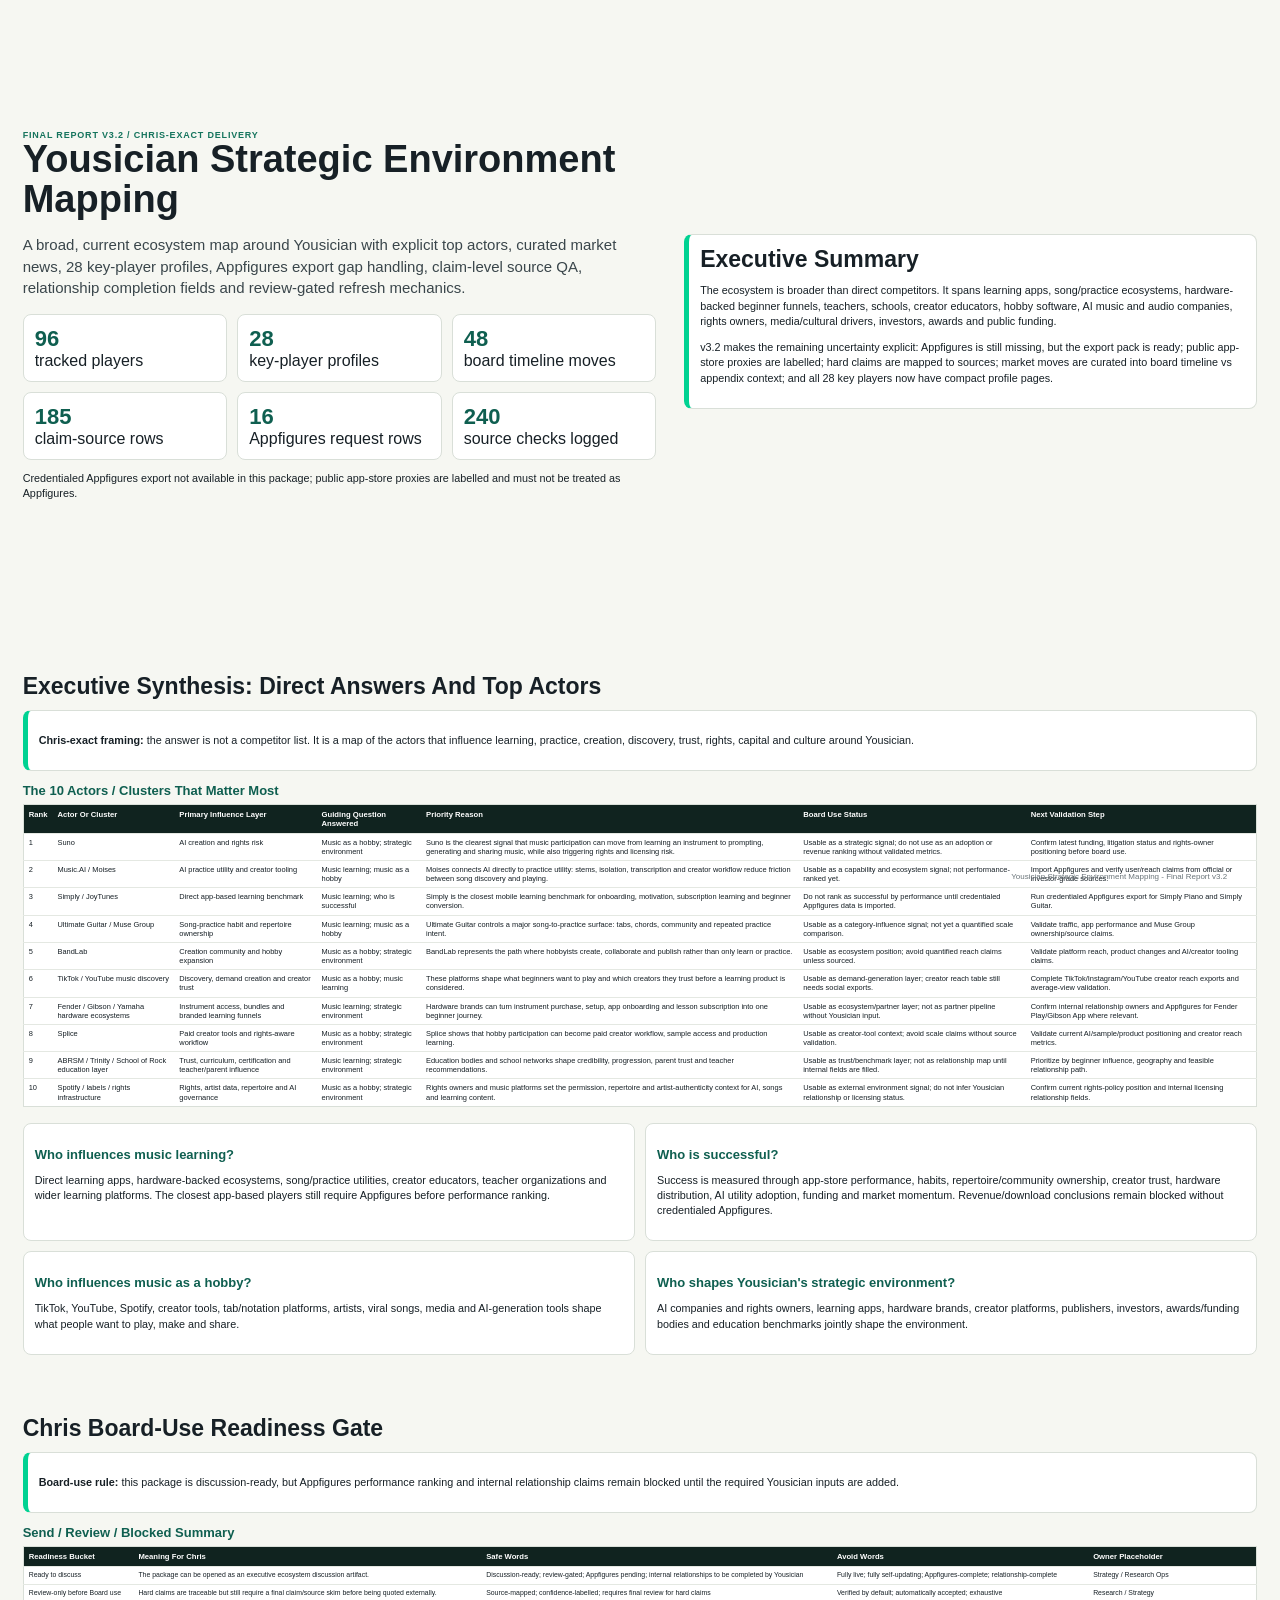
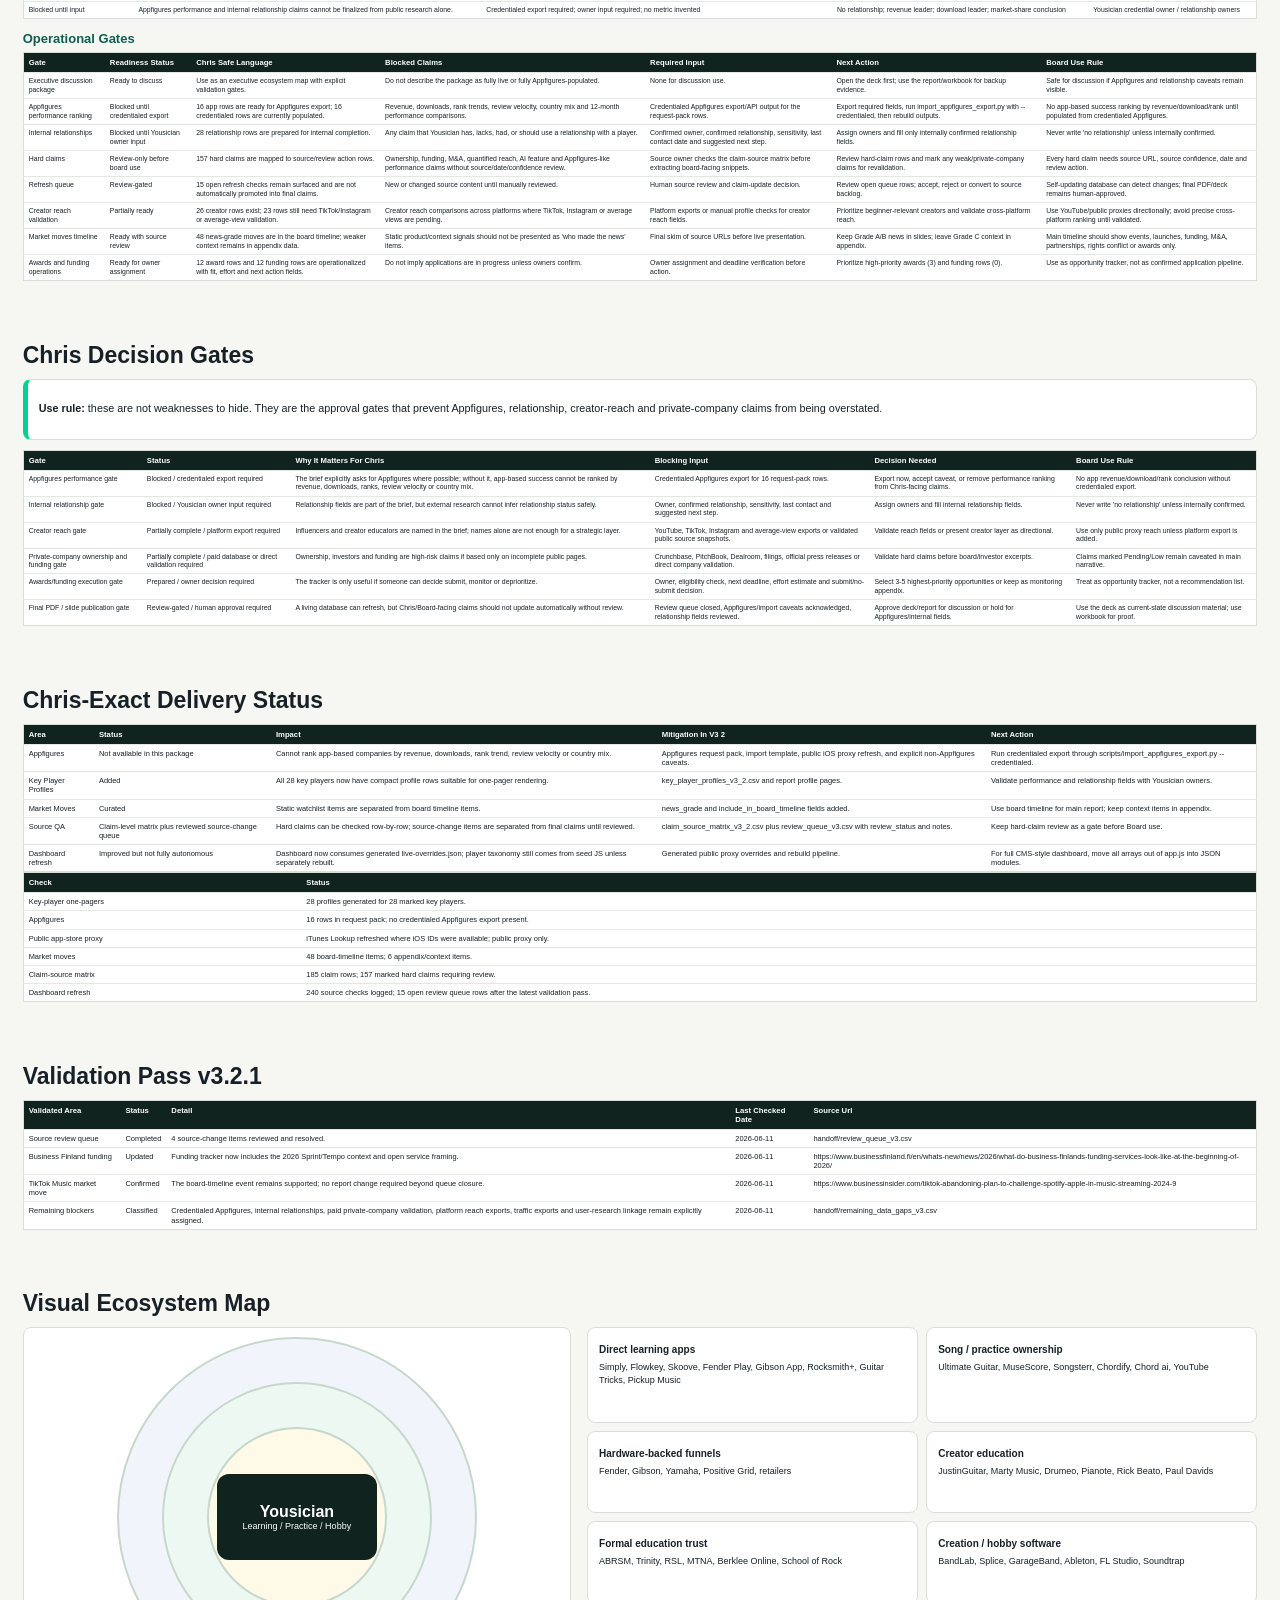
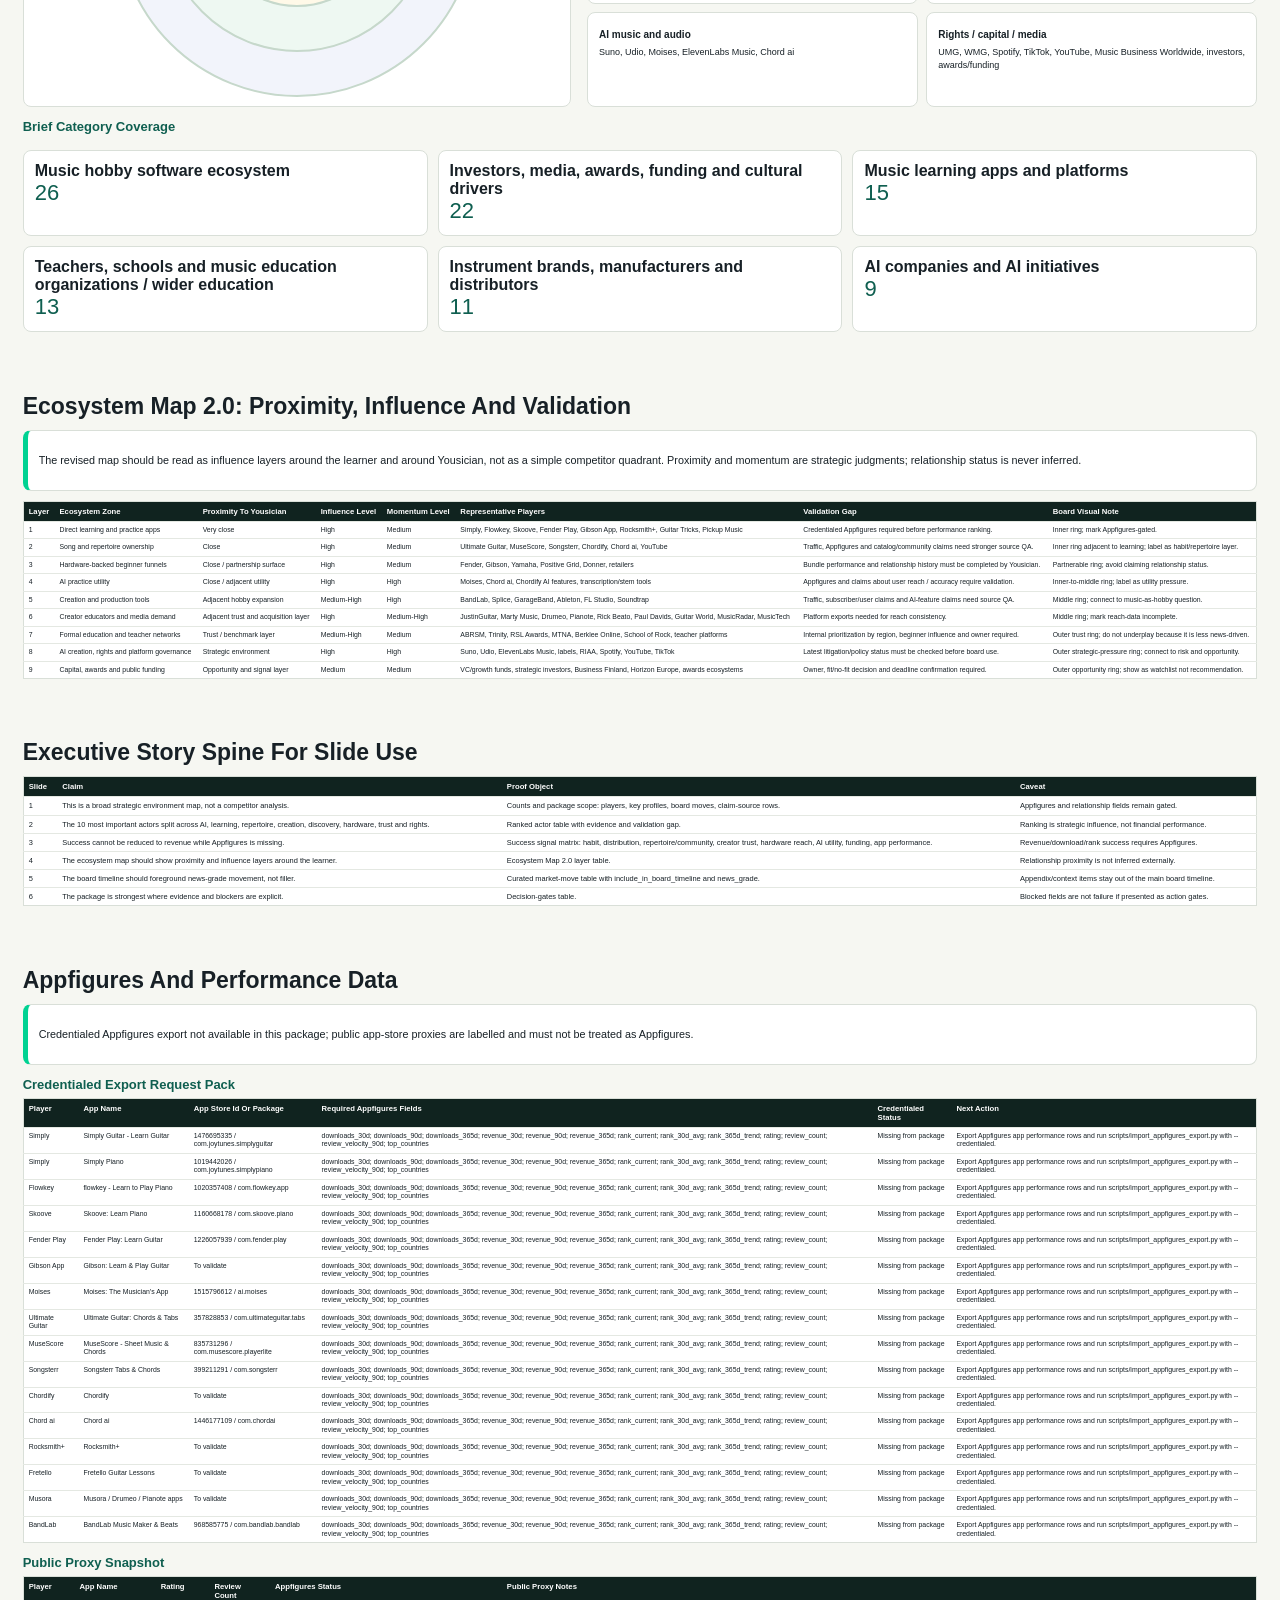
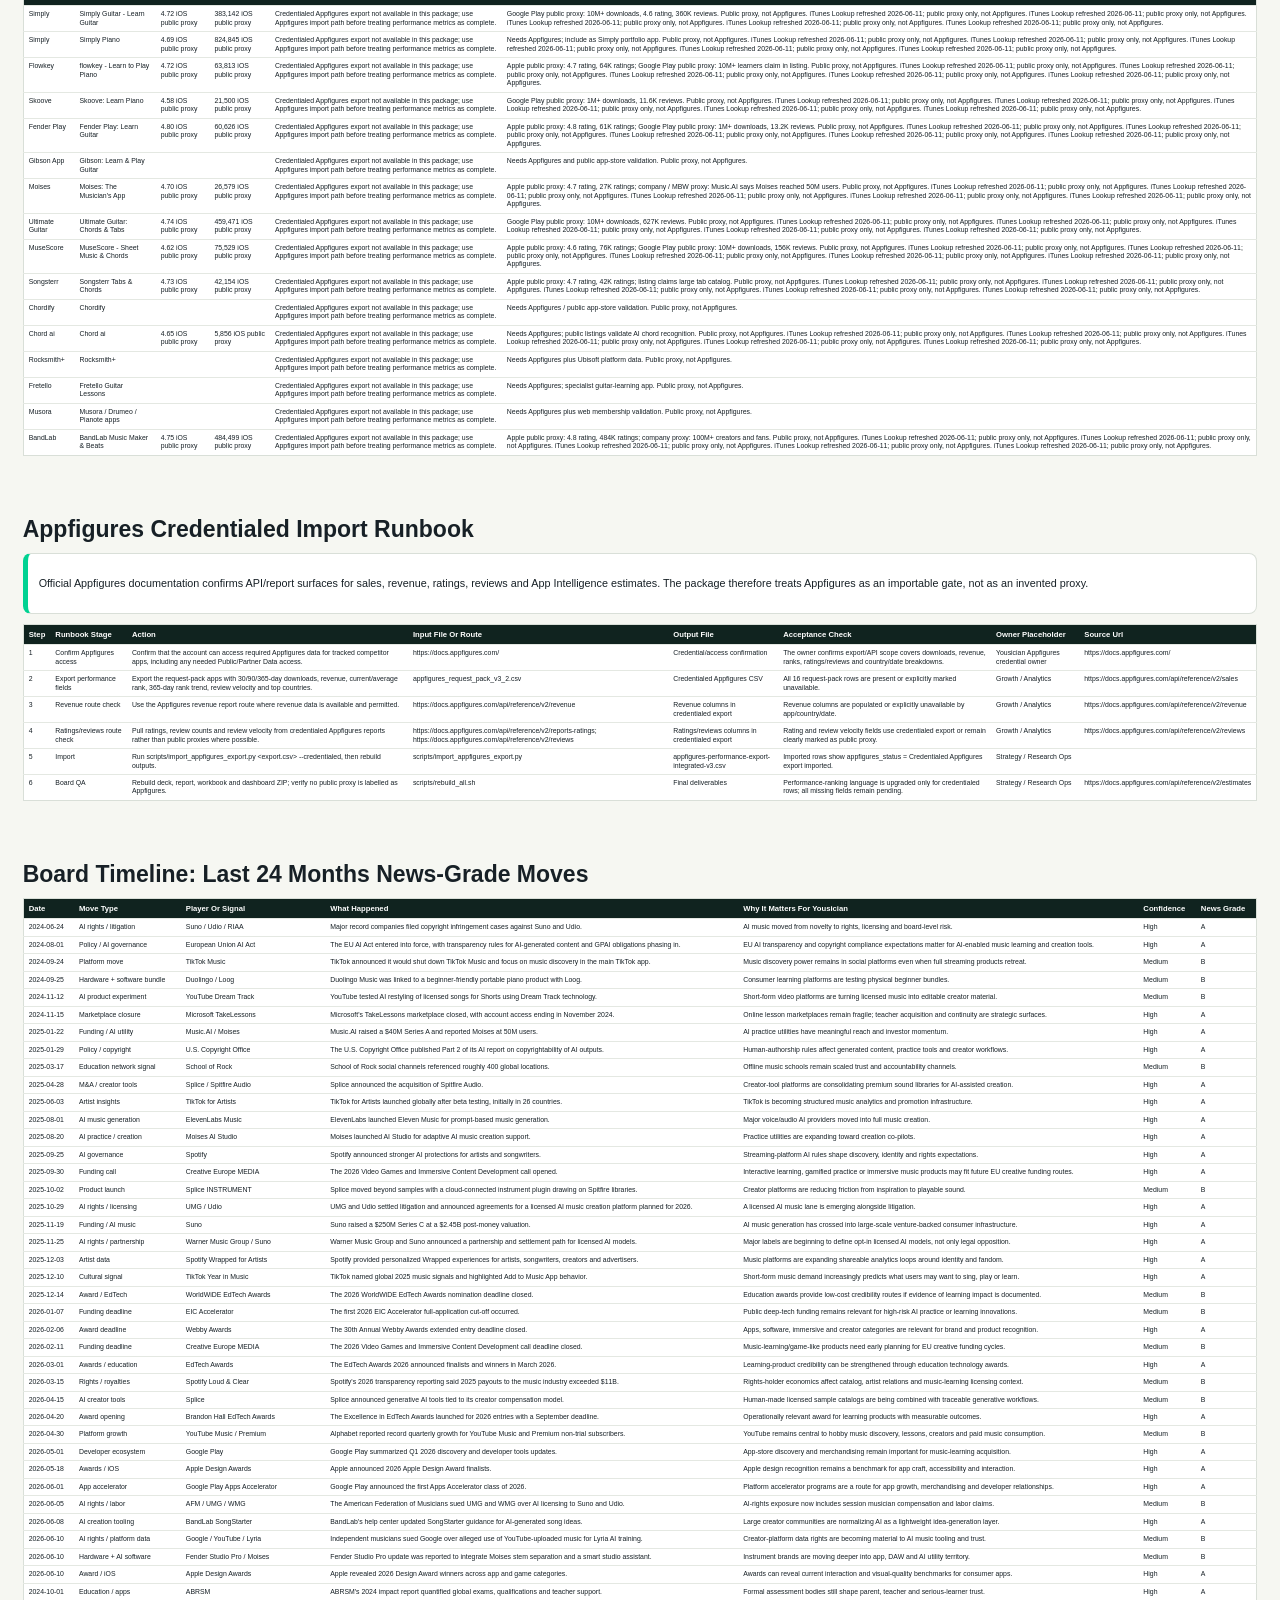
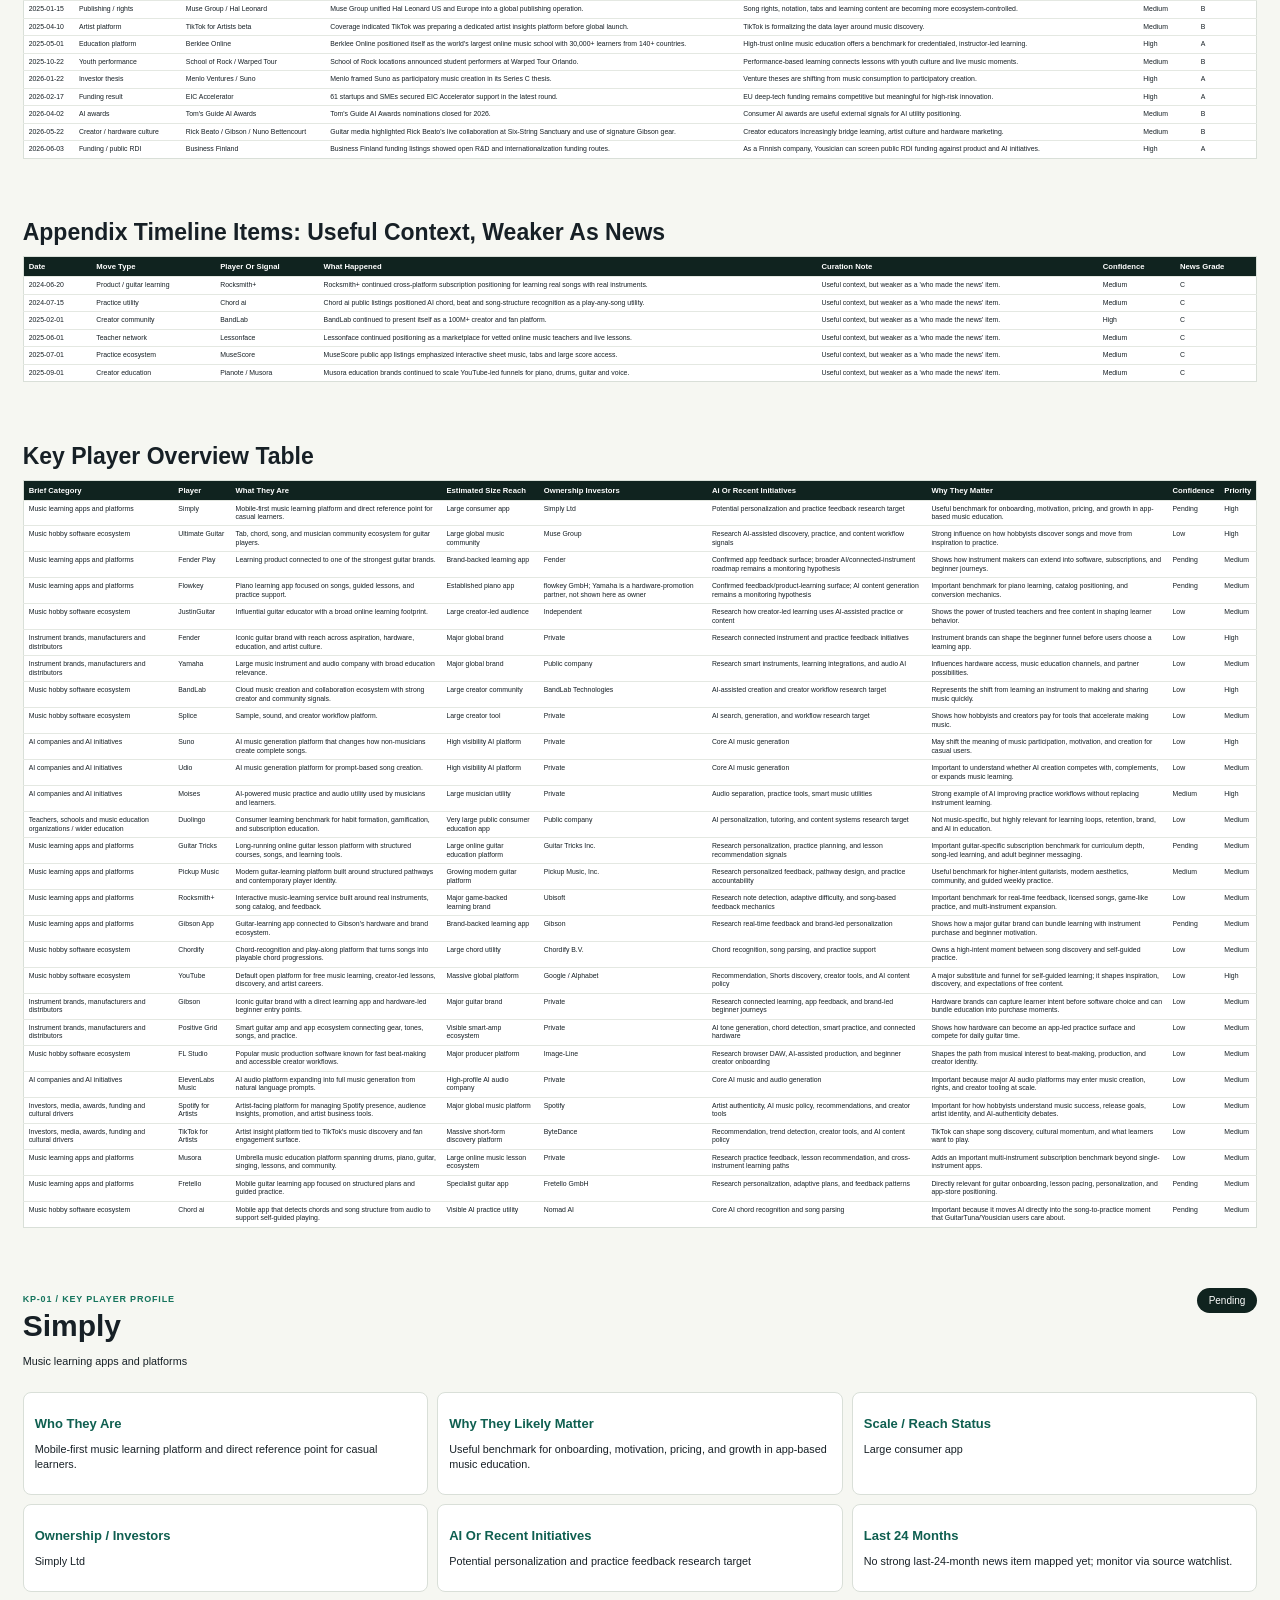
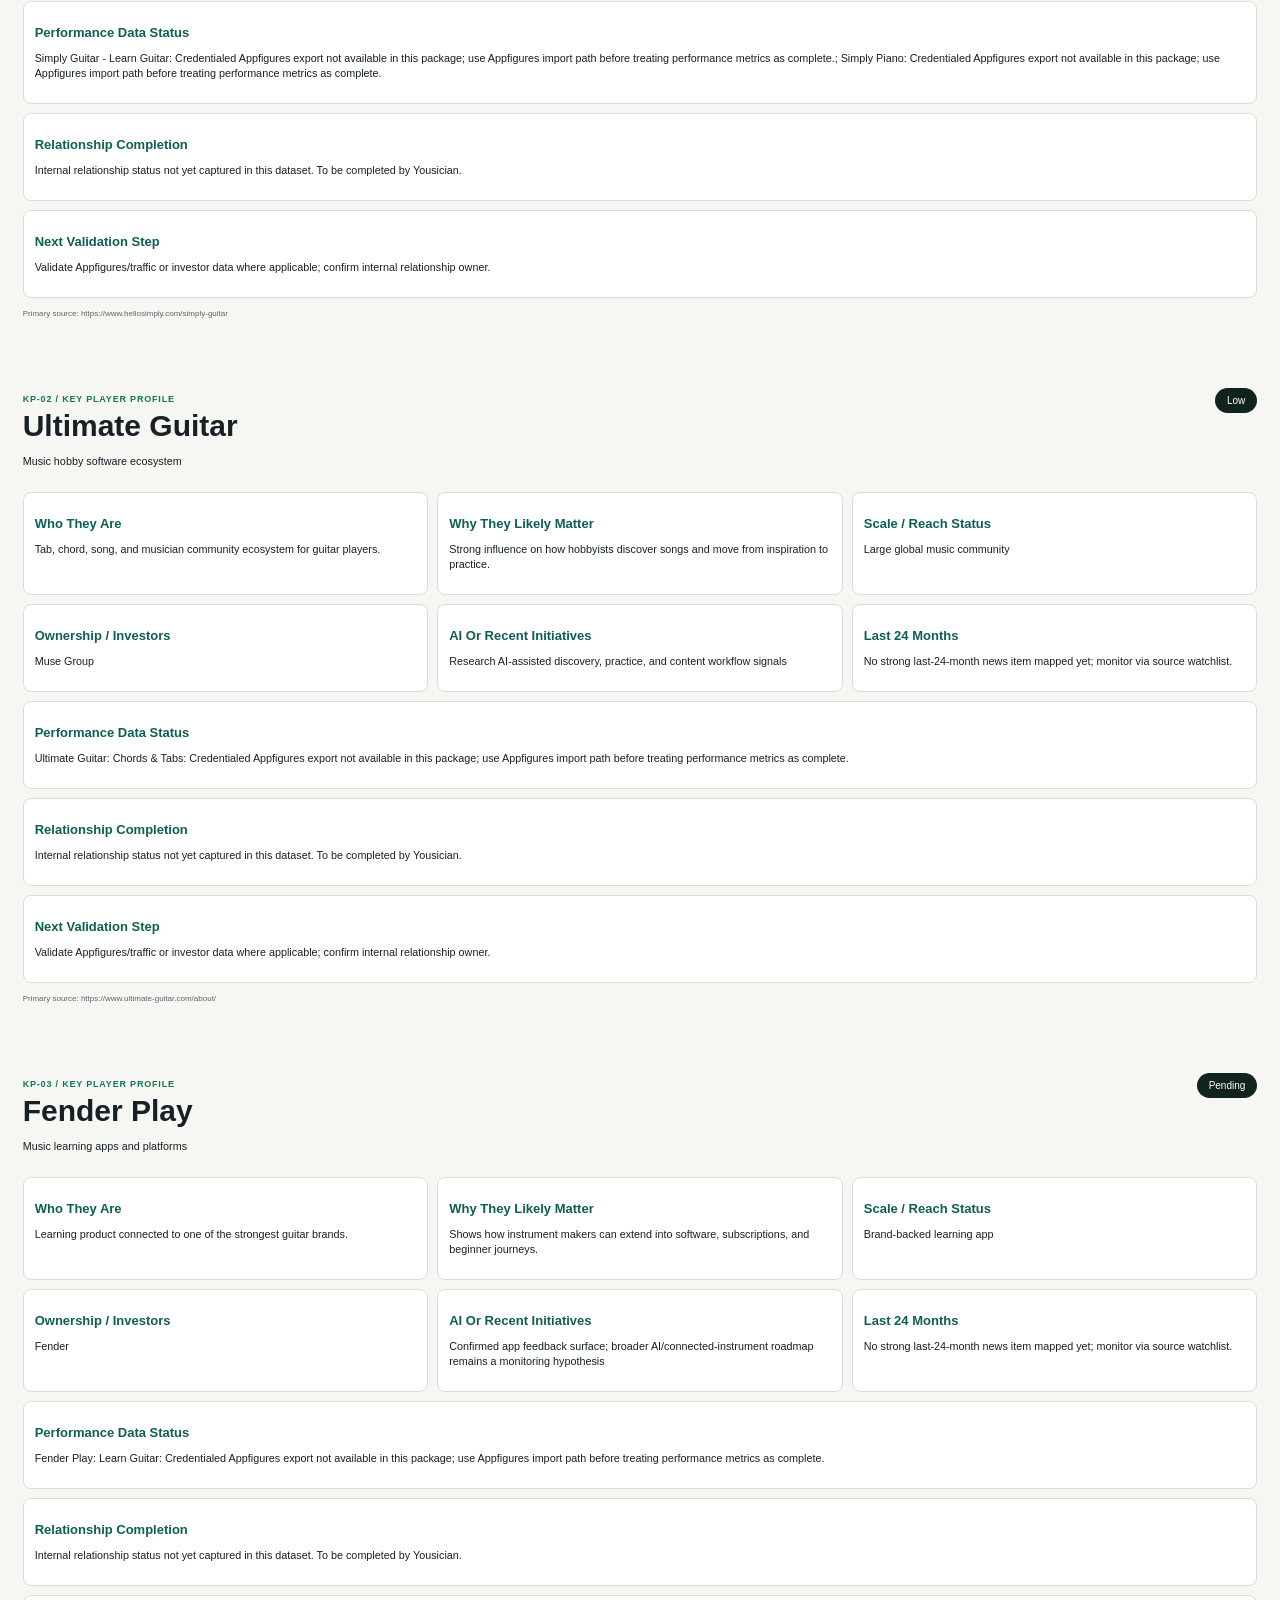
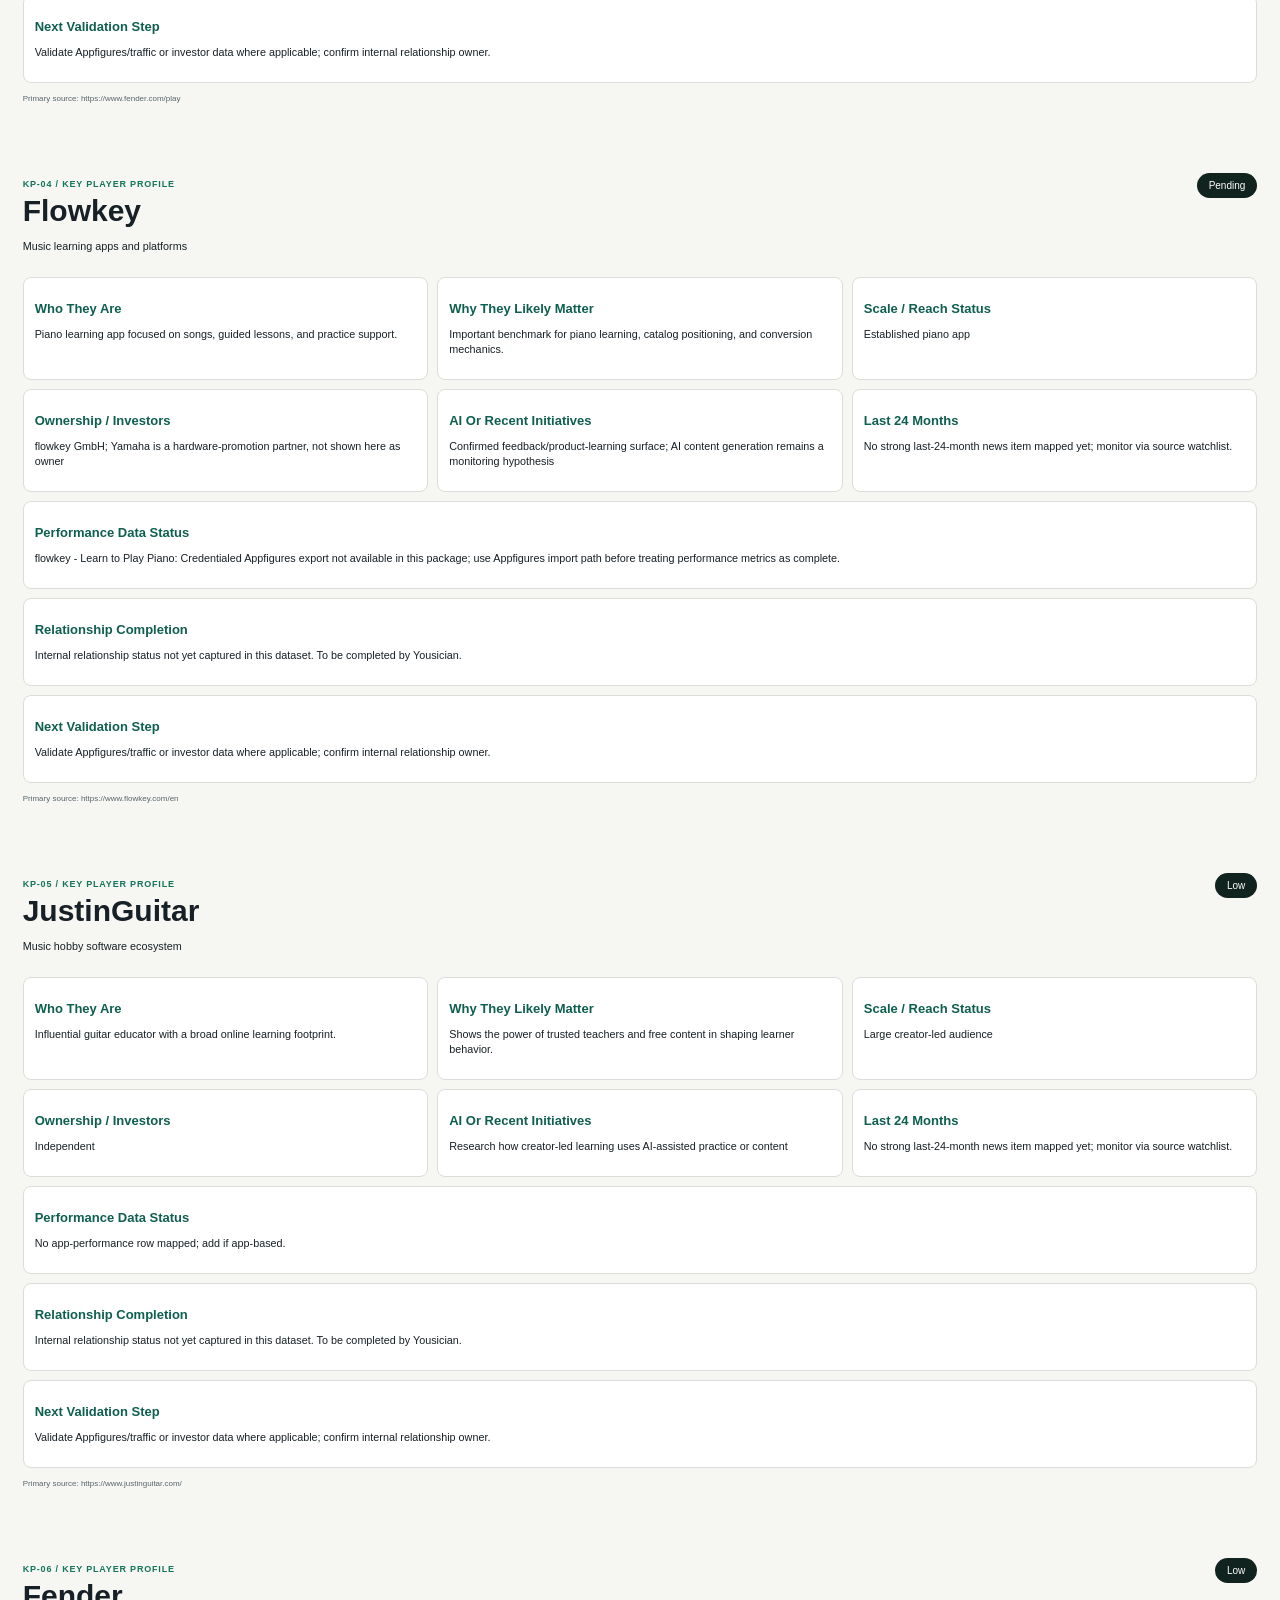
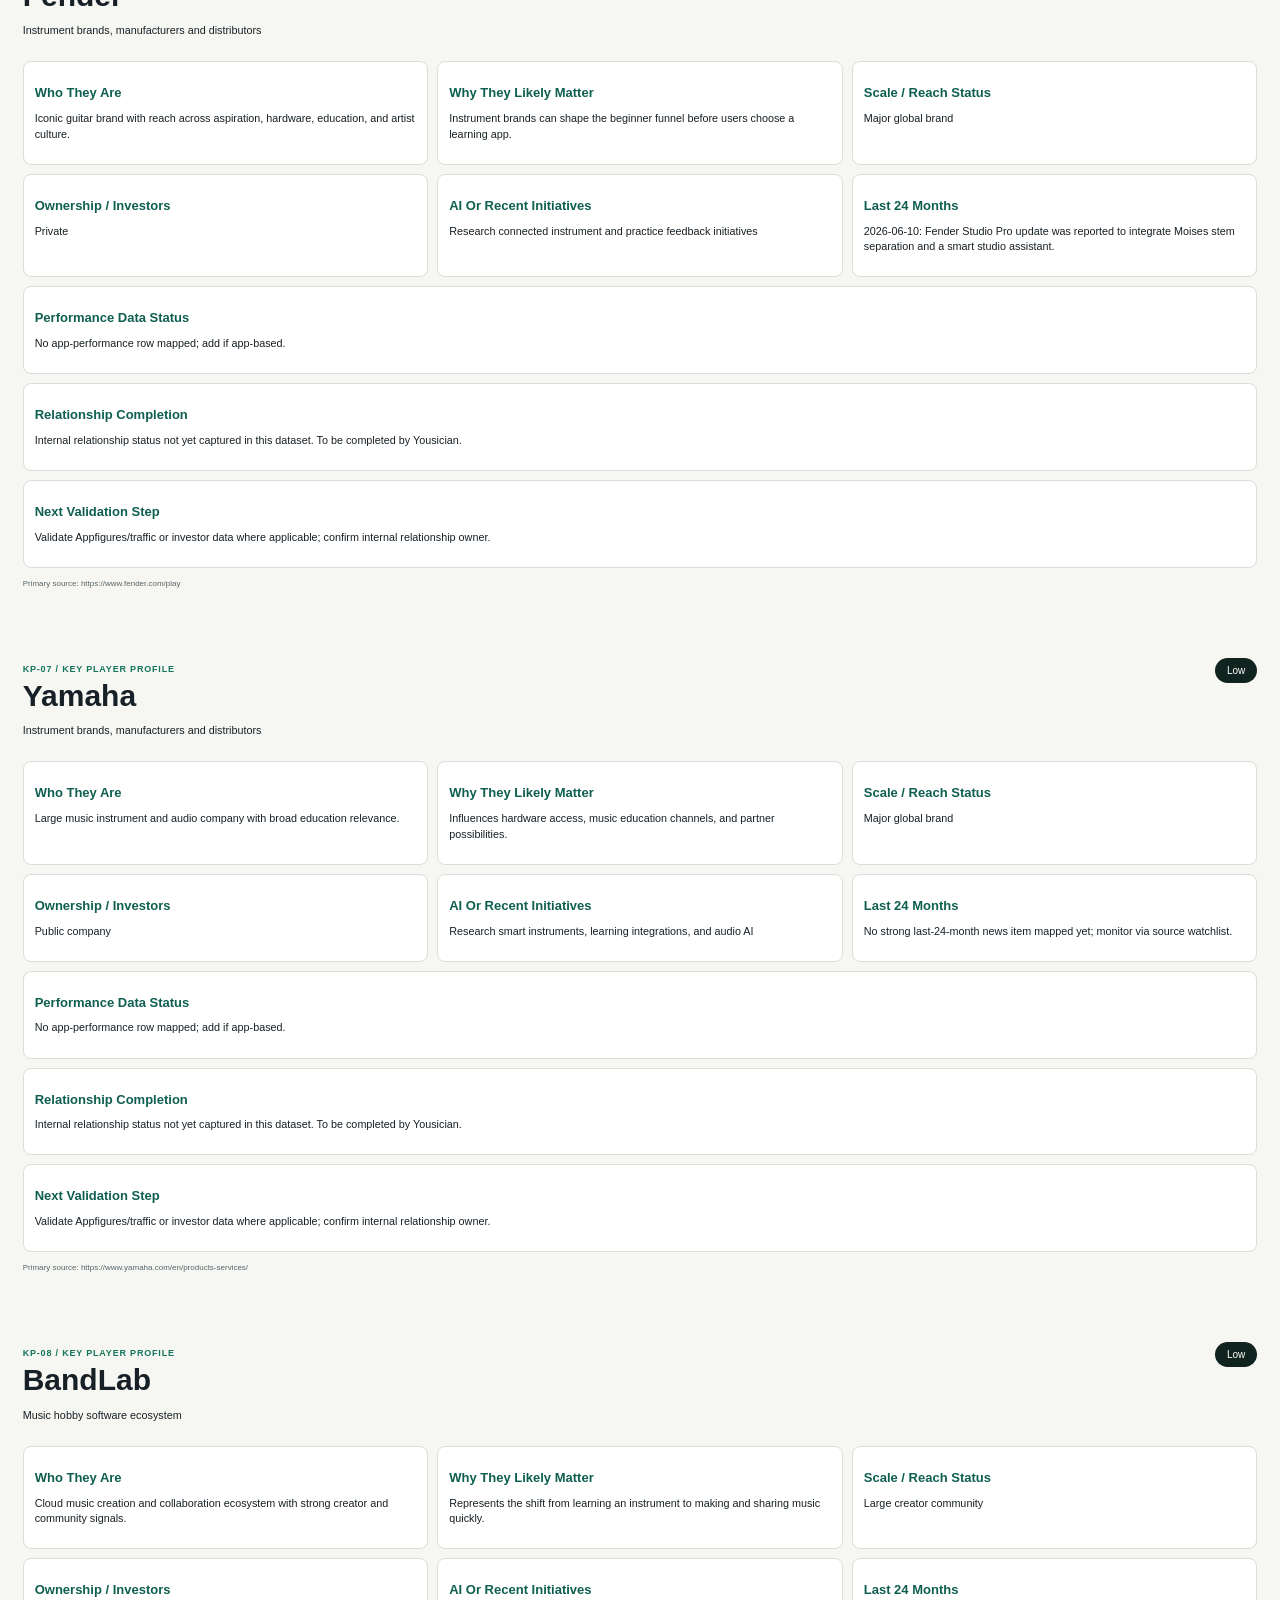
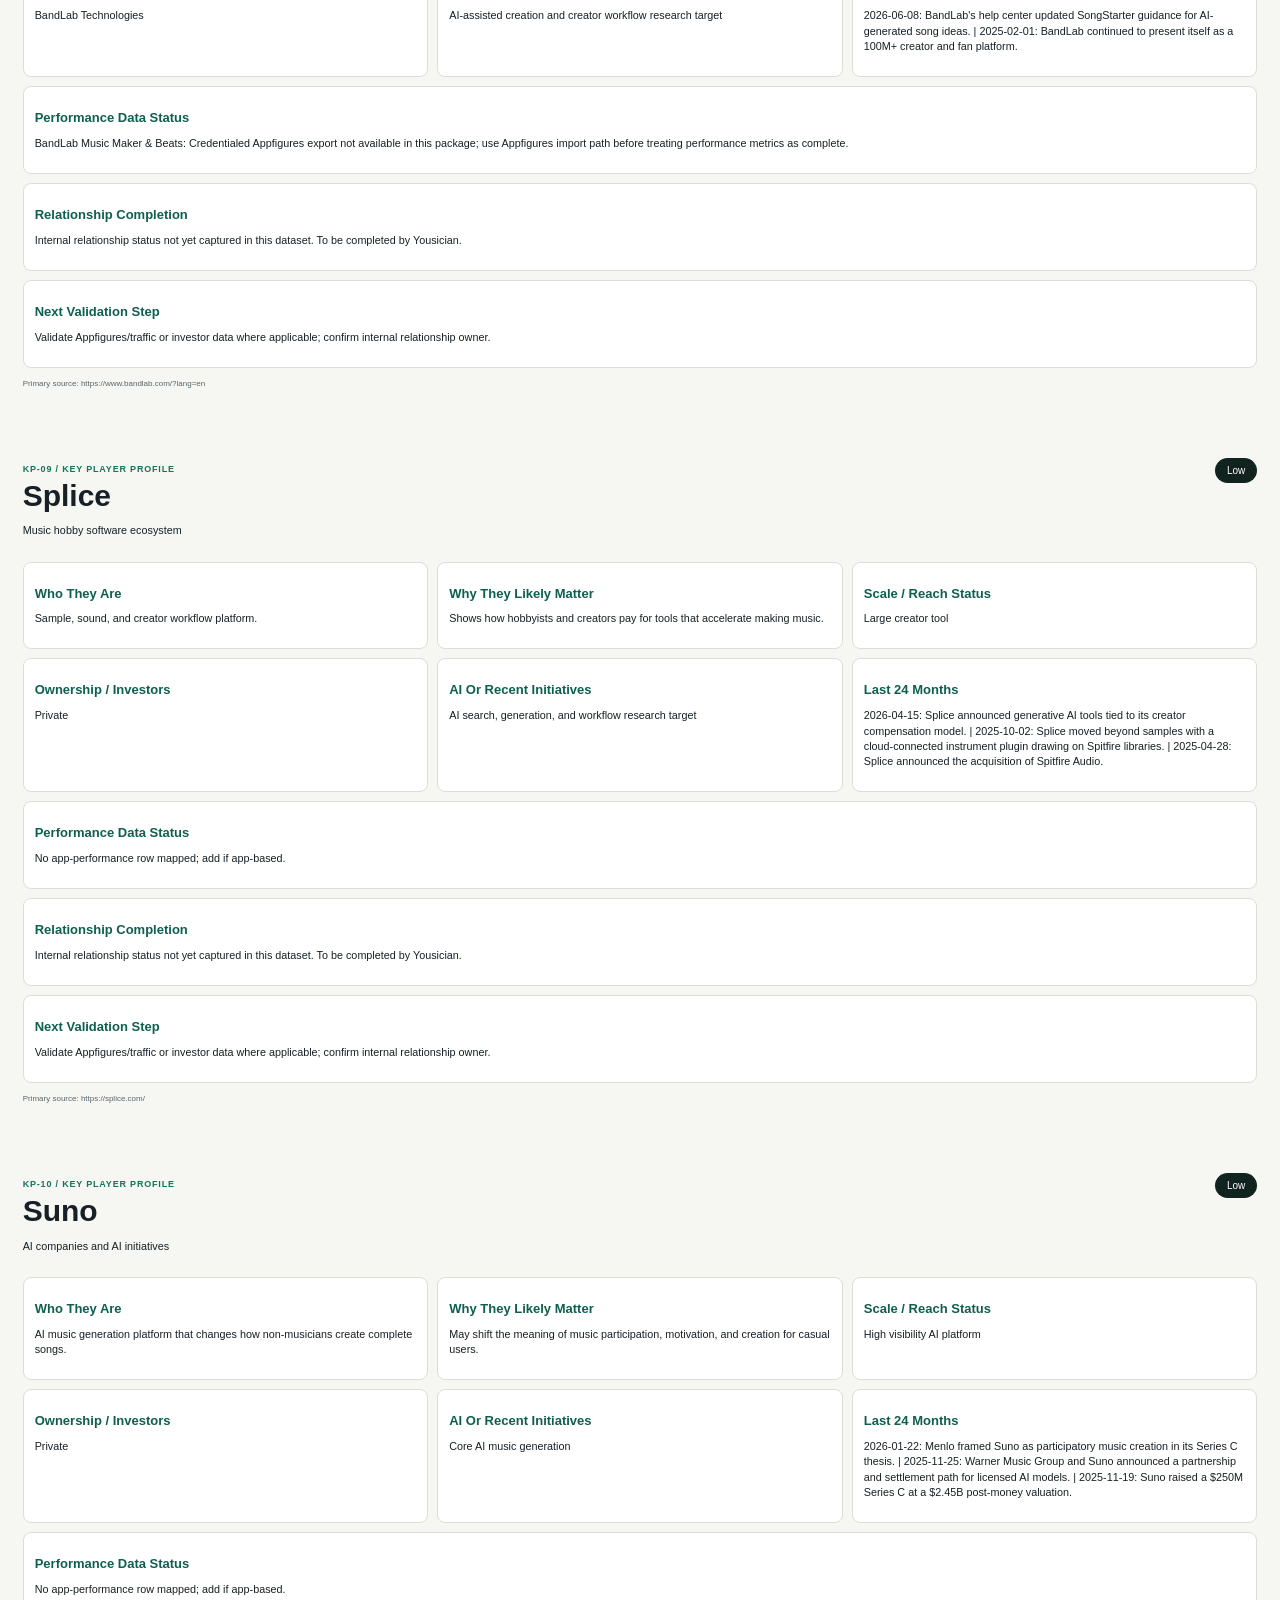
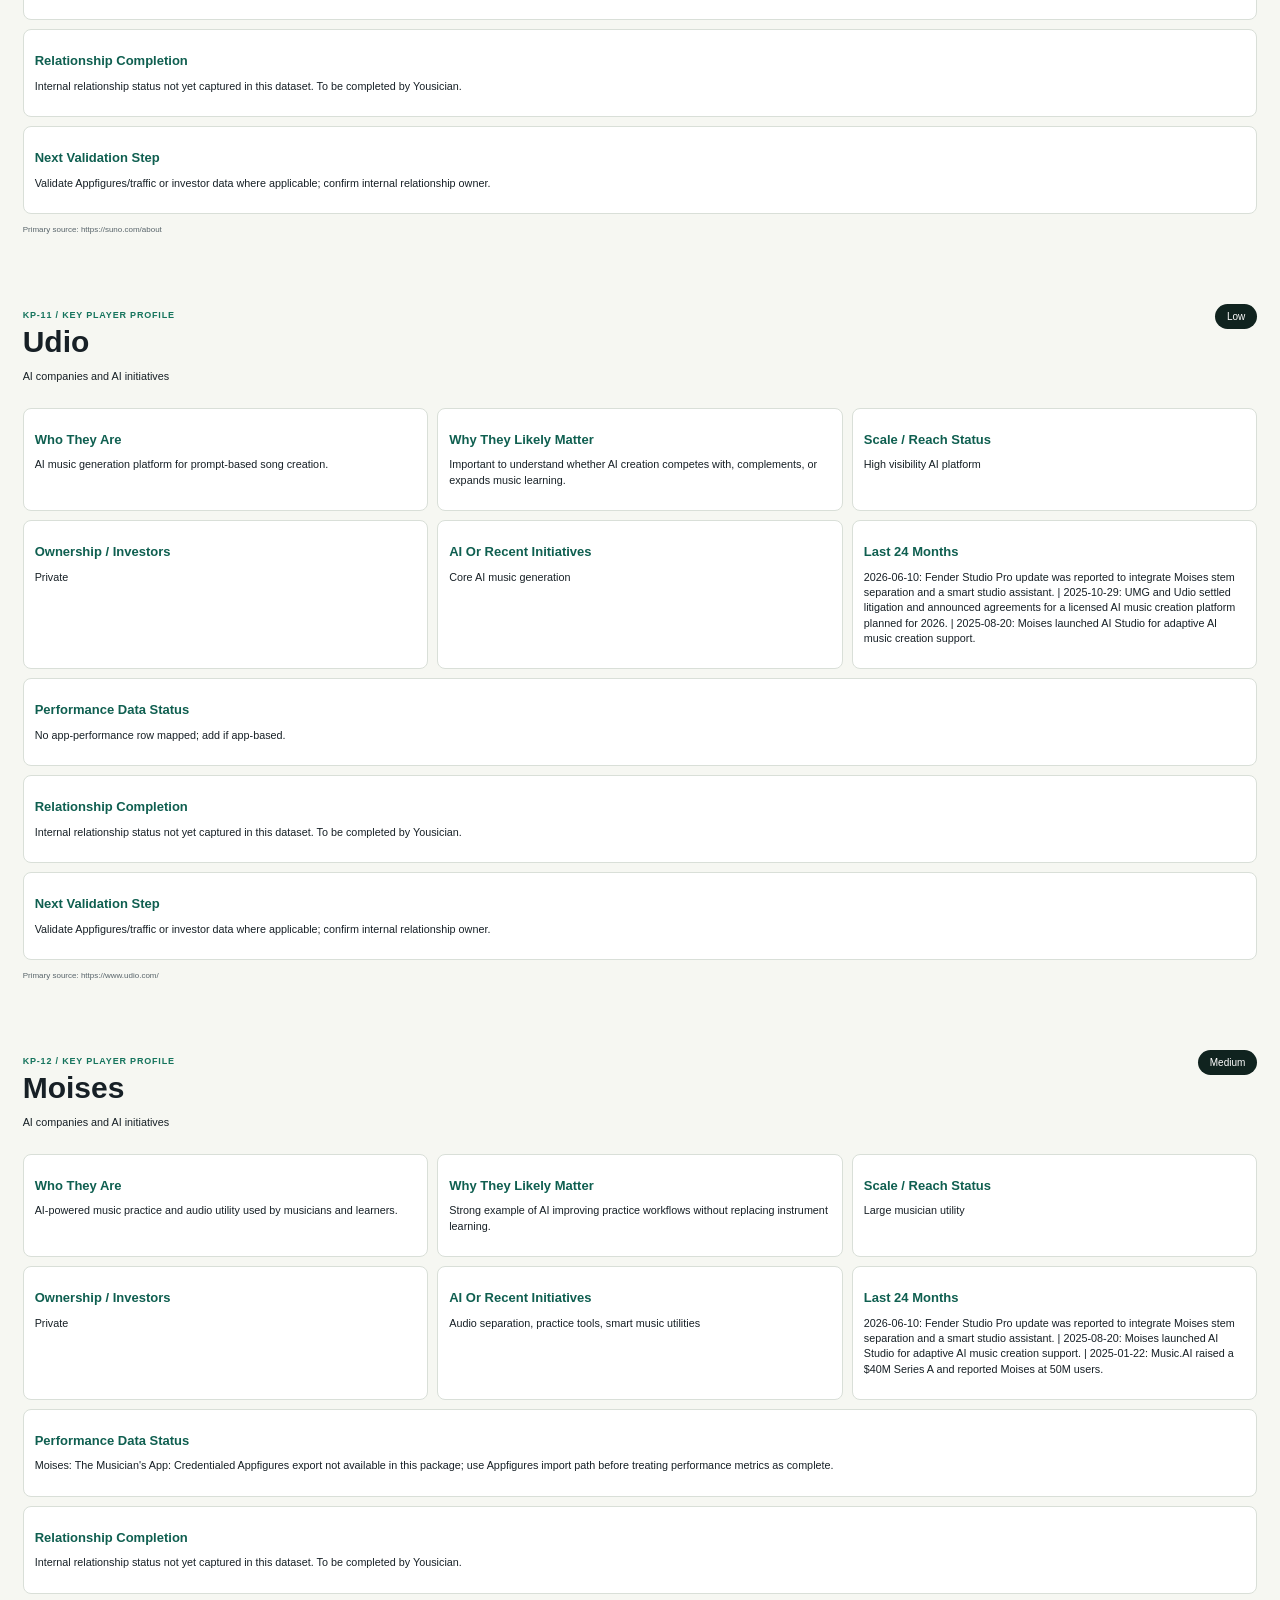
<file: report/Yousician Strategic Environment Mapping - Final Report v3.2.html>
<!doctype html>
<html lang="en">
<head>
  <meta charset="utf-8" />
  <title>Yousician Strategic Environment Mapping - Final Report v3.2</title>
  <style>
    @page { size: A4 landscape; margin: 14mm; }
    * { box-sizing: border-box; }
    body { font-family: -apple-system, BlinkMacSystemFont, "Segoe UI", Arial, sans-serif; color:#172026; margin:0; background:#f6f7f2; }
    section { page-break-after: always; padding:8mm 6mm; }
    h1 { font-size:38px; line-height:1.04; margin:0 0 10px; letter-spacing:0; }
    h2 { font-size:23px; margin:0 0 10px; }
    h3 { font-size:13px; margin:12px 0 6px; color:#0f5f50; }
    p, li { font-size:10.8px; line-height:1.42; }
    .cover { display:grid; grid-template-columns:1.05fr .95fr; gap:28px; min-height:170mm; align-items:center; }
    .kicker { text-transform:uppercase; letter-spacing:.09em; font-size:9px; font-weight:700; color:#15745d; }
    .subtitle { font-size:15px; max-width:760px; color:#3a464b; }
    .meta, .cards, .answer-grid { display:grid; grid-template-columns:repeat(3, 1fr); gap:10px; margin-top:16px; }
    .answer-grid { grid-template-columns:repeat(2, 1fr); }
    .meta div, .card, .callout, .answer, .cluster, .profile-card { background:#fff; border:1px solid #d9dfd8; border-radius:8px; padding:11px; }
    .meta strong, .card span { display:block; font-size:22px; color:#0f5f50; }
    .callout { border-left:5px solid #00d292; margin:10px 0; }
    table { width:100%; border-collapse:collapse; background:#fff; border:1px solid #d9dfd8; }
    th { background:#10231f; color:#fff; text-align:left; font-size:7.7px; padding:5px; vertical-align:top; }
    td { font-size:7.45px; line-height:1.23; padding:4px 5px; border-top:1px solid #e4e8e2; vertical-align:top; }
    .wide td { font-size:6.9px; }
    .ecosystem { display:grid; grid-template-columns:.9fr 1.1fr; gap:16px; }
    .map { position:relative; min-height:380px; background:#fff; border:1px solid #d9dfd8; border-radius:8px; overflow:hidden; }
    .ring { position:absolute; border-radius:999px; border:2px solid #c6d8cb; left:50%; top:50%; transform:translate(-50%,-50%); }
    .outer { width:360px; height:360px; background:#f2f4fb; }
    .middle { width:270px; height:270px; background:#eef8f2; }
    .inner { width:180px; height:180px; background:#fff9e8; }
    .center { position:absolute; left:50%; top:50%; transform:translate(-50%,-50%); width:160px; height:86px; border-radius:12px; background:#10231f; color:white; display:flex; flex-direction:column; align-items:center; justify-content:center; text-align:center; font-weight:700; }
    .center span { font-size:9px; font-weight:500; }
    .clusters { display:grid; grid-template-columns:repeat(2, 1fr); gap:8px; }
    .cluster strong { font-size:10px; }
    .cluster p { margin:4px 0 0; font-size:9px; }
    .profile-page { background:#f6f7f2; }
    .profile-head { display:flex; justify-content:space-between; align-items:flex-start; margin-bottom:12px; }
    .profile-head h2 { font-size:30px; margin:3px 0; }
    .profile-badge { background:#10231f; color:#fff; border-radius:999px; padding:7px 12px; font-size:10px; }
    .profile-grid { display:grid; grid-template-columns:repeat(3, 1fr); gap:9px; }
    .profile-card { min-height:72px; }
    .profile-card.wide { grid-column:span 3; min-height:50px; }
    .source-line { font-size:8px; color:#59656b; margin-top:10px; }
    .footer { position:fixed; bottom:5mm; right:14mm; font-size:8px; color:#6a7479; }
  </style>
</head>
<body>
  <div class="footer">Yousician Strategic Environment Mapping - Final Report v3.2</div>
  <section class="cover">
    <div>
      <div class="kicker">Final Report v3.2 / Chris-exact delivery</div>
      <h1>Yousician Strategic Environment Mapping</h1>
      <p class="subtitle">A broad, current ecosystem map around Yousician with explicit top actors, curated market news, 28 key-player profiles, Appfigures export gap handling, claim-level source QA, relationship completion fields and review-gated refresh mechanics.</p>
      <div class="meta">
        <div><strong>96</strong><span>tracked players</span></div>
        <div><strong>28</strong><span>key-player profiles</span></div>
        <div><strong>48</strong><span>board timeline moves</span></div>
        <div><strong>185</strong><span>claim-source rows</span></div>
        <div><strong>16</strong><span>Appfigures request rows</span></div>
        <div><strong>240</strong><span>source checks logged</span></div>
      </div>
      <p>Credentialed Appfigures export not available in this package; public app-store proxies are labelled and must not be treated as Appfigures.</p>
    </div>
    <div class="callout">
      <h2>Executive Summary</h2>
      <p>The ecosystem is broader than direct competitors. It spans learning apps, song/practice ecosystems, hardware-backed beginner funnels, teachers, schools, creator educators, hobby software, AI music and audio companies, rights owners, media/cultural drivers, investors, awards and public funding.</p>
      <p>v3.2 makes the remaining uncertainty explicit: Appfigures is still missing, but the export pack is ready; public app-store proxies are labelled; hard claims are mapped to sources; market moves are curated into board timeline vs appendix context; and all 28 key players now have compact profile pages.</p>
    </div>
  </section>
  <section class=''><h2>Executive Synthesis: Direct Answers And Top Actors</h2>
            <div class="callout"><p><strong>Chris-exact framing:</strong> the answer is not a competitor list. It is a map of the actors that influence learning, practice, creation, discovery, trust, rights, capital and culture around Yousician.</p></div>
            <h3>The 10 Actors / Clusters That Matter Most</h3>
            <table><thead><tr><th>Rank</th><th>Actor Or Cluster</th><th>Primary Influence Layer</th><th>Guiding Question Answered</th><th>Priority Reason</th><th>Board Use Status</th><th>Next Validation Step</th></tr></thead><tbody><tr><td>1</td><td>Suno</td><td>AI creation and rights risk</td><td>Music as a hobby; strategic environment</td><td>Suno is the clearest signal that music participation can move from learning an instrument to prompting, generating and sharing music, while also triggering rights and licensing risk.</td><td>Usable as a strategic signal; do not use as an adoption or revenue ranking without validated metrics.</td><td>Confirm latest funding, litigation status and rights-owner positioning before board use.</td></tr><tr><td>2</td><td>Music.AI / Moises</td><td>AI practice utility and creator tooling</td><td>Music learning; music as a hobby</td><td>Moises connects AI directly to practice utility: stems, isolation, transcription and creator workflow reduce friction between song discovery and playing.</td><td>Usable as a capability and ecosystem signal; not performance-ranked yet.</td><td>Import Appfigures and verify user/reach claims from official or investor-grade sources.</td></tr><tr><td>3</td><td>Simply / JoyTunes</td><td>Direct app-based learning benchmark</td><td>Music learning; who is successful</td><td>Simply is the closest mobile learning benchmark for onboarding, motivation, subscription learning and beginner conversion.</td><td>Do not rank as successful by performance until credentialed Appfigures data is imported.</td><td>Run credentialed Appfigures export for Simply Piano and Simply Guitar.</td></tr><tr><td>4</td><td>Ultimate Guitar / Muse Group</td><td>Song-practice habit and repertoire ownership</td><td>Music learning; music as a hobby</td><td>Ultimate Guitar controls a major song-to-practice surface: tabs, chords, community and repeated practice intent.</td><td>Usable as a category-influence signal; not yet a quantified scale comparison.</td><td>Validate traffic, app performance and Muse Group ownership/source claims.</td></tr><tr><td>5</td><td>BandLab</td><td>Creation community and hobby expansion</td><td>Music as a hobby; strategic environment</td><td>BandLab represents the path where hobbyists create, collaborate and publish rather than only learn or practice.</td><td>Usable as ecosystem position; avoid quantified reach claims unless sourced.</td><td>Validate platform reach, product changes and AI/creator tooling claims.</td></tr><tr><td>6</td><td>TikTok / YouTube music discovery</td><td>Discovery, demand creation and creator trust</td><td>Music as a hobby; music learning</td><td>These platforms shape what beginners want to play and which creators they trust before a learning product is considered.</td><td>Usable as demand-generation layer; creator reach table still needs social exports.</td><td>Complete TikTok/Instagram/YouTube creator reach exports and average-view validation.</td></tr><tr><td>7</td><td>Fender / Gibson / Yamaha hardware ecosystems</td><td>Instrument access, bundles and branded learning funnels</td><td>Music learning; strategic environment</td><td>Hardware brands can turn instrument purchase, setup, app onboarding and lesson subscription into one beginner journey.</td><td>Usable as ecosystem/partner layer; not as partner pipeline without Yousician input.</td><td>Confirm internal relationship owners and Appfigures for Fender Play/Gibson App where relevant.</td></tr><tr><td>8</td><td>Splice</td><td>Paid creator tools and rights-aware workflow</td><td>Music as a hobby; strategic environment</td><td>Splice shows that hobby participation can become paid creator workflow, sample access and production learning.</td><td>Usable as creator-tool context; avoid scale claims without source validation.</td><td>Validate current AI/sample/product positioning and creator reach metrics.</td></tr><tr><td>9</td><td>ABRSM / Trinity / School of Rock education layer</td><td>Trust, curriculum, certification and teacher/parent influence</td><td>Music learning; strategic environment</td><td>Education bodies and school networks shape credibility, progression, parent trust and teacher recommendations.</td><td>Usable as trust/benchmark layer; not as relationship map until internal fields are filled.</td><td>Prioritize by beginner influence, geography and feasible relationship path.</td></tr><tr><td>10</td><td>Spotify / labels / rights infrastructure</td><td>Rights, artist data, repertoire and AI governance</td><td>Music as a hobby; strategic environment</td><td>Rights owners and music platforms set the permission, repertoire and artist-authenticity context for AI, songs and learning content.</td><td>Usable as external environment signal; do not infer Yousician relationship or licensing status.</td><td>Confirm current rights-policy position and internal licensing relationship fields.</td></tr></tbody></table>
            <div class="answer-grid">
              <div class="answer"><h3>Who influences music learning?</h3><p>Direct learning apps, hardware-backed ecosystems, song/practice utilities, creator educators, teacher organizations and wider learning platforms. The closest app-based players still require Appfigures before performance ranking.</p></div>
              <div class="answer"><h3>Who is successful?</h3><p>Success is measured through app-store performance, habits, repertoire/community ownership, creator trust, hardware distribution, AI utility adoption, funding and market momentum. Revenue/download conclusions remain blocked without credentialed Appfigures.</p></div>
              <div class="answer"><h3>Who influences music as a hobby?</h3><p>TikTok, YouTube, Spotify, creator tools, tab/notation platforms, artists, viral songs, media and AI-generation tools shape what people want to play, make and share.</p></div>
              <div class="answer"><h3>Who shapes Yousician's strategic environment?</h3><p>AI companies and rights owners, learning apps, hardware brands, creator platforms, publishers, investors, awards/funding bodies and education benchmarks jointly shape the environment.</p></div>
            </div>
            </section><section class='wide'><h2>Chris Board-Use Readiness Gate</h2>
                <div class="callout"><p><strong>Board-use rule:</strong> this package is discussion-ready, but Appfigures performance ranking and internal relationship claims remain blocked until the required Yousician inputs are added.</p></div>
                <h3>Send / Review / Blocked Summary</h3>
                <table><thead><tr><th>Readiness Bucket</th><th>Meaning For Chris</th><th>Safe Words</th><th>Avoid Words</th><th>Owner Placeholder</th></tr></thead><tbody><tr><td>Ready to discuss</td><td>The package can be opened as an executive ecosystem discussion artifact.</td><td>Discussion-ready; review-gated; Appfigures pending; internal relationships to be completed by Yousician</td><td>Fully live; fully self-updating; Appfigures-complete; relationship-complete</td><td>Strategy / Research Ops</td></tr><tr><td>Review-only before Board use</td><td>Hard claims are traceable but still require a final claim/source skim before being quoted externally.</td><td>Source-mapped; confidence-labelled; requires final review for hard claims</td><td>Verified by default; automatically accepted; exhaustive</td><td>Research / Strategy</td></tr><tr><td>Blocked until input</td><td>Appfigures performance and internal relationship claims cannot be finalized from public research alone.</td><td>Credentialed export required; owner input required; no metric invented</td><td>No relationship; revenue leader; download leader; market-share conclusion</td><td>Yousician credential owner / relationship owners</td></tr></tbody></table>
                <h3>Operational Gates</h3>
                <table><thead><tr><th>Gate</th><th>Readiness Status</th><th>Chris Safe Language</th><th>Blocked Claims</th><th>Required Input</th><th>Next Action</th><th>Board Use Rule</th></tr></thead><tbody><tr><td>Executive discussion package</td><td>Ready to discuss</td><td>Use as an executive ecosystem map with explicit validation gates.</td><td>Do not describe the package as fully live or fully Appfigures-populated.</td><td>None for discussion use.</td><td>Open the deck first; use the report/workbook for backup evidence.</td><td>Safe for discussion if Appfigures and relationship caveats remain visible.</td></tr><tr><td>Appfigures performance ranking</td><td>Blocked until credentialed export</td><td>16 app rows are ready for Appfigures export; 16 credentialed rows are currently populated.</td><td>Revenue, downloads, rank trends, review velocity, country mix and 12-month performance comparisons.</td><td>Credentialed Appfigures export/API output for the request-pack rows.</td><td>Export required fields, run import_appfigures_export.py with --credentialed, then rebuild outputs.</td><td>No app-based success ranking by revenue/download/rank until populated from credentialed Appfigures.</td></tr><tr><td>Internal relationships</td><td>Blocked until Yousician owner input</td><td>28 relationship rows are prepared for internal completion.</td><td>Any claim that Yousician has, lacks, had, or should use a relationship with a player.</td><td>Confirmed owner, confirmed relationship, sensitivity, last contact date and suggested next step.</td><td>Assign owners and fill only internally confirmed relationship fields.</td><td>Never write &#x27;no relationship&#x27; unless internally confirmed.</td></tr><tr><td>Hard claims</td><td>Review-only before board use</td><td>157 hard claims are mapped to source/review action rows.</td><td>Ownership, funding, M&amp;A, quantified reach, AI feature and Appfigures-like performance claims without source/date/confidence review.</td><td>Source owner checks the claim-source matrix before extracting board-facing snippets.</td><td>Review hard-claim rows and mark any weak/private-company claims for revalidation.</td><td>Every hard claim needs source URL, source confidence, date and review action.</td></tr><tr><td>Refresh queue</td><td>Review-gated</td><td>15 open refresh checks remain surfaced and are not automatically promoted into final claims.</td><td>New or changed source content until manually reviewed.</td><td>Human source review and claim-update decision.</td><td>Review open queue rows; accept, reject or convert to source backlog.</td><td>Self-updating database can detect changes; final PDF/deck remains human-approved.</td></tr><tr><td>Creator reach validation</td><td>Partially ready</td><td>26 creator rows exist; 23 rows still need TikTok/Instagram or average-view validation.</td><td>Creator reach comparisons across platforms where TikTok, Instagram or average views are pending.</td><td>Platform exports or manual profile checks for creator reach fields.</td><td>Prioritize beginner-relevant creators and validate cross-platform reach.</td><td>Use YouTube/public proxies directionally; avoid precise cross-platform ranking until validated.</td></tr><tr><td>Market moves timeline</td><td>Ready with source review</td><td>48 news-grade moves are in the board timeline; weaker context remains in appendix data.</td><td>Static product/context signals should not be presented as &#x27;who made the news&#x27; items.</td><td>Final skim of source URLs before live presentation.</td><td>Keep Grade A/B news in slides; leave Grade C context in appendix.</td><td>Main timeline should show events, launches, funding, M&amp;A, partnerships, rights conflict or awards only.</td></tr><tr><td>Awards and funding operations</td><td>Ready for owner assignment</td><td>12 award rows and 12 funding rows are operationalized with fit, effort and next action fields.</td><td>Do not imply applications are in progress unless owners confirm.</td><td>Owner assignment and deadline verification before action.</td><td>Prioritize high-priority awards (3) and funding rows (0).</td><td>Use as opportunity tracker, not as confirmed application pipeline.</td></tr></tbody></table>
                </section><section class='wide'><h2>Chris Decision Gates</h2>
                <div class="callout"><p><strong>Use rule:</strong> these are not weaknesses to hide. They are the approval gates that prevent Appfigures, relationship, creator-reach and private-company claims from being overstated.</p></div>
                <table><thead><tr><th>Gate</th><th>Status</th><th>Why It Matters For Chris</th><th>Blocking Input</th><th>Decision Needed</th><th>Board Use Rule</th></tr></thead><tbody><tr><td>Appfigures performance gate</td><td>Blocked / credentialed export required</td><td>The brief explicitly asks for Appfigures where possible; without it, app-based success cannot be ranked by revenue, downloads, ranks, review velocity or country mix.</td><td>Credentialed Appfigures export for 16 request-pack rows.</td><td>Export now, accept caveat, or remove performance ranking from Chris-facing claims.</td><td>No app revenue/download/rank conclusion without credentialed export.</td></tr><tr><td>Internal relationship gate</td><td>Blocked / Yousician owner input required</td><td>Relationship fields are part of the brief, but external research cannot infer relationship status safely.</td><td>Owner, confirmed relationship, sensitivity, last contact and suggested next step.</td><td>Assign owners and fill internal relationship fields.</td><td>Never write &#x27;no relationship&#x27; unless internally confirmed.</td></tr><tr><td>Creator reach gate</td><td>Partially complete / platform export required</td><td>Influencers and creator educators are named in the brief; names alone are not enough for a strategic layer.</td><td>YouTube, TikTok, Instagram and average-view exports or validated public source snapshots.</td><td>Validate reach fields or present creator layer as directional.</td><td>Use only public proxy reach unless platform export is added.</td></tr><tr><td>Private-company ownership and funding gate</td><td>Partially complete / paid database or direct validation required</td><td>Ownership, investors and funding are high-risk claims if based only on incomplete public pages.</td><td>Crunchbase, PitchBook, Dealroom, filings, official press releases or direct company validation.</td><td>Validate hard claims before board/investor excerpts.</td><td>Claims marked Pending/Low remain caveated in main narrative.</td></tr><tr><td>Awards/funding execution gate</td><td>Prepared / owner decision required</td><td>The tracker is only useful if someone can decide submit, monitor or deprioritize.</td><td>Owner, eligibility check, next deadline, effort estimate and submit/no-submit decision.</td><td>Select 3-5 highest-priority opportunities or keep as monitoring appendix.</td><td>Treat as opportunity tracker, not a recommendation list.</td></tr><tr><td>Final PDF / slide publication gate</td><td>Review-gated / human approval required</td><td>A living database can refresh, but Chris/Board-facing claims should not update automatically without review.</td><td>Review queue closed, Appfigures/import caveats acknowledged, relationship fields reviewed.</td><td>Approve deck/report for discussion or hold for Appfigures/internal fields.</td><td>Use the deck as current-state discussion material; use workbook for proof.</td></tr></tbody></table>
                </section><section class=''><h2>Chris-Exact Delivery Status</h2><table><thead><tr><th>Area</th><th>Status</th><th>Impact</th><th>Mitigation In V3 2</th><th>Next Action</th></tr></thead><tbody><tr><td>Appfigures</td><td>Not available in this package</td><td>Cannot rank app-based companies by revenue, downloads, rank trend, review velocity or country mix.</td><td>Appfigures request pack, import template, public iOS proxy refresh, and explicit non-Appfigures caveats.</td><td>Run credentialed export through scripts/import_appfigures_export.py --credentialed.</td></tr><tr><td>Key Player Profiles</td><td>Added</td><td>All 28 key players now have compact profile rows suitable for one-pager rendering.</td><td>key_player_profiles_v3_2.csv and report profile pages.</td><td>Validate performance and relationship fields with Yousician owners.</td></tr><tr><td>Market Moves</td><td>Curated</td><td>Static watchlist items are separated from board timeline items.</td><td>news_grade and include_in_board_timeline fields added.</td><td>Use board timeline for main report; keep context items in appendix.</td></tr><tr><td>Source QA</td><td>Claim-level matrix plus reviewed source-change queue</td><td>Hard claims can be checked row-by-row; source-change items are separated from final claims until reviewed.</td><td>claim_source_matrix_v3_2.csv plus review_queue_v3.csv with review_status and notes.</td><td>Keep hard-claim review as a gate before Board use.</td></tr><tr><td>Dashboard refresh</td><td>Improved but not fully autonomous</td><td>Dashboard now consumes generated live-overrides.json; player taxonomy still comes from seed JS unless separately rebuilt.</td><td>Generated public proxy overrides and rebuild pipeline.</td><td>For full CMS-style dashboard, move all arrays out of app.js into JSON modules.</td></tr></tbody></table><table><thead><tr><th>Check</th><th>Status</th></tr></thead><tbody><tr><td>Key-player one-pagers</td><td>28 profiles generated for 28 marked key players.</td></tr><tr><td>Appfigures</td><td>16 rows in request pack; no credentialed Appfigures export present.</td></tr><tr><td>Public app-store proxy</td><td>iTunes Lookup refreshed where iOS IDs were available; public proxy only.</td></tr><tr><td>Market moves</td><td>48 board-timeline items; 6 appendix/context items.</td></tr><tr><td>Claim-source matrix</td><td>185 claim rows; 157 marked hard claims requiring review.</td></tr><tr><td>Dashboard refresh</td><td>240 source checks logged; 15 open review queue rows after the latest validation pass.</td></tr></tbody></table></section><section class=''><h2>Validation Pass v3.2.1</h2><table><thead><tr><th>Validated Area</th><th>Status</th><th>Detail</th><th>Last Checked Date</th><th>Source Url</th></tr></thead><tbody><tr><td>Source review queue</td><td>Completed</td><td>4 source-change items reviewed and resolved.</td><td>2026-06-11</td><td>handoff/review_queue_v3.csv</td></tr><tr><td>Business Finland funding</td><td>Updated</td><td>Funding tracker now includes the 2026 Sprint/Tempo context and open service framing.</td><td>2026-06-11</td><td>https://www.businessfinland.fi/en/whats-new/news/2026/what-do-business-finlands-funding-services-look-like-at-the-beginning-of-2026/</td></tr><tr><td>TikTok Music market move</td><td>Confirmed</td><td>The board-timeline event remains supported; no report change required beyond queue closure.</td><td>2026-06-11</td><td>https://www.businessinsider.com/tiktok-abandoning-plan-to-challenge-spotify-apple-in-music-streaming-2024-9</td></tr><tr><td>Remaining blockers</td><td>Classified</td><td>Credentialed Appfigures, internal relationships, paid private-company validation, platform reach exports, traffic exports and user-research linkage remain explicitly assigned.</td><td>2026-06-11</td><td>handoff/remaining_data_gaps_v3.csv</td></tr></tbody></table></section><section class=''><h2>Visual Ecosystem Map</h2>
            <div class="ecosystem">
              <div class="map">
                <div class="ring outer"></div><div class="ring middle"></div><div class="ring inner"></div>
                <div class="center">Yousician<br/><span>Learning / Practice / Hobby</span></div>
              </div>
              <div class="clusters"><div class='cluster'><strong>Direct learning apps</strong><p>Simply, Flowkey, Skoove, Fender Play, Gibson App, Rocksmith+, Guitar Tricks, Pickup Music</p></div><div class='cluster'><strong>Song / practice ownership</strong><p>Ultimate Guitar, MuseScore, Songsterr, Chordify, Chord ai, YouTube</p></div><div class='cluster'><strong>Hardware-backed funnels</strong><p>Fender, Gibson, Yamaha, Positive Grid, retailers</p></div><div class='cluster'><strong>Creator education</strong><p>JustinGuitar, Marty Music, Drumeo, Pianote, Rick Beato, Paul Davids</p></div><div class='cluster'><strong>Formal education trust</strong><p>ABRSM, Trinity, RSL, MTNA, Berklee Online, School of Rock</p></div><div class='cluster'><strong>Creation / hobby software</strong><p>BandLab, Splice, GarageBand, Ableton, FL Studio, Soundtrap</p></div><div class='cluster'><strong>AI music and audio</strong><p>Suno, Udio, Moises, ElevenLabs Music, Chord ai</p></div><div class='cluster'><strong>Rights / capital / media</strong><p>UMG, WMG, Spotify, TikTok, YouTube, Music Business Worldwide, investors, awards/funding</p></div></div>
            </div>
            <h3>Brief Category Coverage</h3>
            <div class="cards"><div class='card'><strong>Music hobby software ecosystem</strong><span>26</span></div><div class='card'><strong>Investors, media, awards, funding and cultural drivers</strong><span>22</span></div><div class='card'><strong>Music learning apps and platforms</strong><span>15</span></div><div class='card'><strong>Teachers, schools and music education organizations / wider education</strong><span>13</span></div><div class='card'><strong>Instrument brands, manufacturers and distributors</strong><span>11</span></div><div class='card'><strong>AI companies and AI initiatives</strong><span>9</span></div></div>
            </section><section class='wide'><h2>Ecosystem Map 2.0: Proximity, Influence And Validation</h2>
                <div class="callout"><p>The revised map should be read as influence layers around the learner and around Yousician, not as a simple competitor quadrant. Proximity and momentum are strategic judgments; relationship status is never inferred.</p></div>
                <table><thead><tr><th>Layer</th><th>Ecosystem Zone</th><th>Proximity To Yousician</th><th>Influence Level</th><th>Momentum Level</th><th>Representative Players</th><th>Validation Gap</th><th>Board Visual Note</th></tr></thead><tbody><tr><td>1</td><td>Direct learning and practice apps</td><td>Very close</td><td>High</td><td>Medium</td><td>Simply, Flowkey, Skoove, Fender Play, Gibson App, Rocksmith+, Guitar Tricks, Pickup Music</td><td>Credentialed Appfigures required before performance ranking.</td><td>Inner ring; mark Appfigures-gated.</td></tr><tr><td>2</td><td>Song and repertoire ownership</td><td>Close</td><td>High</td><td>Medium</td><td>Ultimate Guitar, MuseScore, Songsterr, Chordify, Chord ai, YouTube</td><td>Traffic, Appfigures and catalog/community claims need stronger source QA.</td><td>Inner ring adjacent to learning; label as habit/repertoire layer.</td></tr><tr><td>3</td><td>Hardware-backed beginner funnels</td><td>Close / partnership surface</td><td>High</td><td>Medium</td><td>Fender, Gibson, Yamaha, Positive Grid, Donner, retailers</td><td>Bundle performance and relationship history must be completed by Yousician.</td><td>Partnerable ring; avoid claiming relationship status.</td></tr><tr><td>4</td><td>AI practice utility</td><td>Close / adjacent utility</td><td>High</td><td>High</td><td>Moises, Chord ai, Chordify AI features, transcription/stem tools</td><td>Appfigures and claims about user reach / accuracy require validation.</td><td>Inner-to-middle ring; label as utility pressure.</td></tr><tr><td>5</td><td>Creation and production tools</td><td>Adjacent hobby expansion</td><td>Medium-High</td><td>High</td><td>BandLab, Splice, GarageBand, Ableton, FL Studio, Soundtrap</td><td>Traffic, subscriber/user claims and AI-feature claims need source QA.</td><td>Middle ring; connect to music-as-hobby question.</td></tr><tr><td>6</td><td>Creator educators and media demand</td><td>Adjacent trust and acquisition layer</td><td>High</td><td>Medium-High</td><td>JustinGuitar, Marty Music, Drumeo, Pianote, Rick Beato, Paul Davids, Guitar World, MusicRadar, MusicTech</td><td>Platform exports needed for reach consistency.</td><td>Middle ring; mark reach-data incomplete.</td></tr><tr><td>7</td><td>Formal education and teacher networks</td><td>Trust / benchmark layer</td><td>Medium-High</td><td>Medium</td><td>ABRSM, Trinity, RSL Awards, MTNA, Berklee Online, School of Rock, teacher platforms</td><td>Internal prioritization by region, beginner influence and owner required.</td><td>Outer trust ring; do not underplay because it is less news-driven.</td></tr><tr><td>8</td><td>AI creation, rights and platform governance</td><td>Strategic environment</td><td>High</td><td>High</td><td>Suno, Udio, ElevenLabs Music, labels, RIAA, Spotify, YouTube, TikTok</td><td>Latest litigation/policy status must be checked before board use.</td><td>Outer strategic-pressure ring; connect to risk and opportunity.</td></tr><tr><td>9</td><td>Capital, awards and public funding</td><td>Opportunity and signal layer</td><td>Medium</td><td>Medium</td><td>VC/growth funds, strategic investors, Business Finland, Horizon Europe, awards ecosystems</td><td>Owner, fit/no-fit decision and deadline confirmation required.</td><td>Outer opportunity ring; show as watchlist not recommendation.</td></tr></tbody></table>
                </section><section class=''><h2>Executive Story Spine For Slide Use</h2><table><thead><tr><th>Slide</th><th>Claim</th><th>Proof Object</th><th>Caveat</th></tr></thead><tbody><tr><td>1</td><td>This is a broad strategic environment map, not a competitor analysis.</td><td>Counts and package scope: players, key profiles, board moves, claim-source rows.</td><td>Appfigures and relationship fields remain gated.</td></tr><tr><td>2</td><td>The 10 most important actors split across AI, learning, repertoire, creation, discovery, hardware, trust and rights.</td><td>Ranked actor table with evidence and validation gap.</td><td>Ranking is strategic influence, not financial performance.</td></tr><tr><td>3</td><td>Success cannot be reduced to revenue while Appfigures is missing.</td><td>Success signal matrix: habit, distribution, repertoire/community, creator trust, hardware reach, AI utility, funding, app performance.</td><td>Revenue/download/rank success requires Appfigures.</td></tr><tr><td>4</td><td>The ecosystem map should show proximity and influence layers around the learner.</td><td>Ecosystem Map 2.0 layer table.</td><td>Relationship proximity is not inferred externally.</td></tr><tr><td>5</td><td>The board timeline should foreground news-grade movement, not filler.</td><td>Curated market-move table with include_in_board_timeline and news_grade.</td><td>Appendix/context items stay out of the main board timeline.</td></tr><tr><td>6</td><td>The package is strongest where evidence and blockers are explicit.</td><td>Decision-gates table.</td><td>Blocked fields are not failure if presented as action gates.</td></tr></tbody></table></section><section class='wide'><h2>Appfigures And Performance Data</h2><div class='callout'><p>Credentialed Appfigures export not available in this package; public app-store proxies are labelled and must not be treated as Appfigures.</p></div><h3>Credentialed Export Request Pack</h3><table><thead><tr><th>Player</th><th>App Name</th><th>App Store Id Or Package</th><th>Required Appfigures Fields</th><th>Credentialed Status</th><th>Next Action</th></tr></thead><tbody><tr><td>Simply</td><td>Simply Guitar - Learn Guitar</td><td>1476695335 / com.joytunes.simplyguitar</td><td>downloads_30d; downloads_90d; downloads_365d; revenue_30d; revenue_90d; revenue_365d; rank_current; rank_30d_avg; rank_365d_trend; rating; review_count; review_velocity_90d; top_countries</td><td>Missing from package</td><td>Export Appfigures app performance rows and run scripts/import_appfigures_export.py with --credentialed.</td></tr><tr><td>Simply</td><td>Simply Piano</td><td>1019442026 / com.joytunes.simplypiano</td><td>downloads_30d; downloads_90d; downloads_365d; revenue_30d; revenue_90d; revenue_365d; rank_current; rank_30d_avg; rank_365d_trend; rating; review_count; review_velocity_90d; top_countries</td><td>Missing from package</td><td>Export Appfigures app performance rows and run scripts/import_appfigures_export.py with --credentialed.</td></tr><tr><td>Flowkey</td><td>flowkey - Learn to Play Piano</td><td>1020357408 / com.flowkey.app</td><td>downloads_30d; downloads_90d; downloads_365d; revenue_30d; revenue_90d; revenue_365d; rank_current; rank_30d_avg; rank_365d_trend; rating; review_count; review_velocity_90d; top_countries</td><td>Missing from package</td><td>Export Appfigures app performance rows and run scripts/import_appfigures_export.py with --credentialed.</td></tr><tr><td>Skoove</td><td>Skoove: Learn Piano</td><td>1160668178 / com.skoove.piano</td><td>downloads_30d; downloads_90d; downloads_365d; revenue_30d; revenue_90d; revenue_365d; rank_current; rank_30d_avg; rank_365d_trend; rating; review_count; review_velocity_90d; top_countries</td><td>Missing from package</td><td>Export Appfigures app performance rows and run scripts/import_appfigures_export.py with --credentialed.</td></tr><tr><td>Fender Play</td><td>Fender Play: Learn Guitar</td><td>1226057939 / com.fender.play</td><td>downloads_30d; downloads_90d; downloads_365d; revenue_30d; revenue_90d; revenue_365d; rank_current; rank_30d_avg; rank_365d_trend; rating; review_count; review_velocity_90d; top_countries</td><td>Missing from package</td><td>Export Appfigures app performance rows and run scripts/import_appfigures_export.py with --credentialed.</td></tr><tr><td>Gibson App</td><td>Gibson: Learn &amp; Play Guitar</td><td>To validate</td><td>downloads_30d; downloads_90d; downloads_365d; revenue_30d; revenue_90d; revenue_365d; rank_current; rank_30d_avg; rank_365d_trend; rating; review_count; review_velocity_90d; top_countries</td><td>Missing from package</td><td>Export Appfigures app performance rows and run scripts/import_appfigures_export.py with --credentialed.</td></tr><tr><td>Moises</td><td>Moises: The Musician&#x27;s App</td><td>1515796612 / ai.moises</td><td>downloads_30d; downloads_90d; downloads_365d; revenue_30d; revenue_90d; revenue_365d; rank_current; rank_30d_avg; rank_365d_trend; rating; review_count; review_velocity_90d; top_countries</td><td>Missing from package</td><td>Export Appfigures app performance rows and run scripts/import_appfigures_export.py with --credentialed.</td></tr><tr><td>Ultimate Guitar</td><td>Ultimate Guitar: Chords &amp; Tabs</td><td>357828853 / com.ultimateguitar.tabs</td><td>downloads_30d; downloads_90d; downloads_365d; revenue_30d; revenue_90d; revenue_365d; rank_current; rank_30d_avg; rank_365d_trend; rating; review_count; review_velocity_90d; top_countries</td><td>Missing from package</td><td>Export Appfigures app performance rows and run scripts/import_appfigures_export.py with --credentialed.</td></tr><tr><td>MuseScore</td><td>MuseScore - Sheet Music &amp; Chords</td><td>835731296 / com.musescore.playerlite</td><td>downloads_30d; downloads_90d; downloads_365d; revenue_30d; revenue_90d; revenue_365d; rank_current; rank_30d_avg; rank_365d_trend; rating; review_count; review_velocity_90d; top_countries</td><td>Missing from package</td><td>Export Appfigures app performance rows and run scripts/import_appfigures_export.py with --credentialed.</td></tr><tr><td>Songsterr</td><td>Songsterr Tabs &amp; Chords</td><td>399211291 / com.songsterr</td><td>downloads_30d; downloads_90d; downloads_365d; revenue_30d; revenue_90d; revenue_365d; rank_current; rank_30d_avg; rank_365d_trend; rating; review_count; review_velocity_90d; top_countries</td><td>Missing from package</td><td>Export Appfigures app performance rows and run scripts/import_appfigures_export.py with --credentialed.</td></tr><tr><td>Chordify</td><td>Chordify</td><td>To validate</td><td>downloads_30d; downloads_90d; downloads_365d; revenue_30d; revenue_90d; revenue_365d; rank_current; rank_30d_avg; rank_365d_trend; rating; review_count; review_velocity_90d; top_countries</td><td>Missing from package</td><td>Export Appfigures app performance rows and run scripts/import_appfigures_export.py with --credentialed.</td></tr><tr><td>Chord ai</td><td>Chord ai</td><td>1446177109 / com.chordai</td><td>downloads_30d; downloads_90d; downloads_365d; revenue_30d; revenue_90d; revenue_365d; rank_current; rank_30d_avg; rank_365d_trend; rating; review_count; review_velocity_90d; top_countries</td><td>Missing from package</td><td>Export Appfigures app performance rows and run scripts/import_appfigures_export.py with --credentialed.</td></tr><tr><td>Rocksmith+</td><td>Rocksmith+</td><td>To validate</td><td>downloads_30d; downloads_90d; downloads_365d; revenue_30d; revenue_90d; revenue_365d; rank_current; rank_30d_avg; rank_365d_trend; rating; review_count; review_velocity_90d; top_countries</td><td>Missing from package</td><td>Export Appfigures app performance rows and run scripts/import_appfigures_export.py with --credentialed.</td></tr><tr><td>Fretello</td><td>Fretello Guitar Lessons</td><td>To validate</td><td>downloads_30d; downloads_90d; downloads_365d; revenue_30d; revenue_90d; revenue_365d; rank_current; rank_30d_avg; rank_365d_trend; rating; review_count; review_velocity_90d; top_countries</td><td>Missing from package</td><td>Export Appfigures app performance rows and run scripts/import_appfigures_export.py with --credentialed.</td></tr><tr><td>Musora</td><td>Musora / Drumeo / Pianote apps</td><td>To validate</td><td>downloads_30d; downloads_90d; downloads_365d; revenue_30d; revenue_90d; revenue_365d; rank_current; rank_30d_avg; rank_365d_trend; rating; review_count; review_velocity_90d; top_countries</td><td>Missing from package</td><td>Export Appfigures app performance rows and run scripts/import_appfigures_export.py with --credentialed.</td></tr><tr><td>BandLab</td><td>BandLab Music Maker &amp; Beats</td><td>968585775 / com.bandlab.bandlab</td><td>downloads_30d; downloads_90d; downloads_365d; revenue_30d; revenue_90d; revenue_365d; rank_current; rank_30d_avg; rank_365d_trend; rating; review_count; review_velocity_90d; top_countries</td><td>Missing from package</td><td>Export Appfigures app performance rows and run scripts/import_appfigures_export.py with --credentialed.</td></tr></tbody></table><h3>Public Proxy Snapshot</h3><table><thead><tr><th>Player</th><th>App Name</th><th>Rating</th><th>Review Count</th><th>Appfigures Status</th><th>Public Proxy Notes</th></tr></thead><tbody><tr><td>Simply</td><td>Simply Guitar - Learn Guitar</td><td>4.72 iOS public proxy</td><td>383,142 iOS public proxy</td><td>Credentialed Appfigures export not available in this package; use Appfigures import path before treating performance metrics as complete.</td><td>Google Play public proxy: 10M+ downloads, 4.6 rating, 360K reviews. Public proxy, not Appfigures. iTunes Lookup refreshed 2026-06-11; public proxy only, not Appfigures. iTunes Lookup refreshed 2026-06-11; public proxy only, not Appfigures. iTunes Lookup refreshed 2026-06-11; public proxy only, not Appfigures. iTunes Lookup refreshed 2026-06-11; public proxy only, not Appfigures. iTunes Lookup refreshed 2026-06-11; public proxy only, not Appfigures.</td></tr><tr><td>Simply</td><td>Simply Piano</td><td>4.69 iOS public proxy</td><td>824,845 iOS public proxy</td><td>Credentialed Appfigures export not available in this package; use Appfigures import path before treating performance metrics as complete.</td><td>Needs Appfigures; include as Simply portfolio app. Public proxy, not Appfigures. iTunes Lookup refreshed 2026-06-11; public proxy only, not Appfigures. iTunes Lookup refreshed 2026-06-11; public proxy only, not Appfigures. iTunes Lookup refreshed 2026-06-11; public proxy only, not Appfigures. iTunes Lookup refreshed 2026-06-11; public proxy only, not Appfigures. iTunes Lookup refreshed 2026-06-11; public proxy only, not Appfigures.</td></tr><tr><td>Flowkey</td><td>flowkey - Learn to Play Piano</td><td>4.72 iOS public proxy</td><td>63,813 iOS public proxy</td><td>Credentialed Appfigures export not available in this package; use Appfigures import path before treating performance metrics as complete.</td><td>Apple public proxy: 4.7 rating, 64K ratings; Google Play public proxy: 10M+ learners claim in listing. Public proxy, not Appfigures. iTunes Lookup refreshed 2026-06-11; public proxy only, not Appfigures. iTunes Lookup refreshed 2026-06-11; public proxy only, not Appfigures. iTunes Lookup refreshed 2026-06-11; public proxy only, not Appfigures. iTunes Lookup refreshed 2026-06-11; public proxy only, not Appfigures. iTunes Lookup refreshed 2026-06-11; public proxy only, not Appfigures.</td></tr><tr><td>Skoove</td><td>Skoove: Learn Piano</td><td>4.58 iOS public proxy</td><td>21,500 iOS public proxy</td><td>Credentialed Appfigures export not available in this package; use Appfigures import path before treating performance metrics as complete.</td><td>Google Play public proxy: 1M+ downloads, 11.6K reviews. Public proxy, not Appfigures. iTunes Lookup refreshed 2026-06-11; public proxy only, not Appfigures. iTunes Lookup refreshed 2026-06-11; public proxy only, not Appfigures. iTunes Lookup refreshed 2026-06-11; public proxy only, not Appfigures. iTunes Lookup refreshed 2026-06-11; public proxy only, not Appfigures. iTunes Lookup refreshed 2026-06-11; public proxy only, not Appfigures.</td></tr><tr><td>Fender Play</td><td>Fender Play: Learn Guitar</td><td>4.80 iOS public proxy</td><td>60,626 iOS public proxy</td><td>Credentialed Appfigures export not available in this package; use Appfigures import path before treating performance metrics as complete.</td><td>Apple public proxy: 4.8 rating, 61K ratings; Google Play public proxy: 1M+ downloads, 13.2K reviews. Public proxy, not Appfigures. iTunes Lookup refreshed 2026-06-11; public proxy only, not Appfigures. iTunes Lookup refreshed 2026-06-11; public proxy only, not Appfigures. iTunes Lookup refreshed 2026-06-11; public proxy only, not Appfigures. iTunes Lookup refreshed 2026-06-11; public proxy only, not Appfigures. iTunes Lookup refreshed 2026-06-11; public proxy only, not Appfigures.</td></tr><tr><td>Gibson App</td><td>Gibson: Learn &amp; Play Guitar</td><td></td><td></td><td>Credentialed Appfigures export not available in this package; use Appfigures import path before treating performance metrics as complete.</td><td>Needs Appfigures and public app-store validation. Public proxy, not Appfigures.</td></tr><tr><td>Moises</td><td>Moises: The Musician&#x27;s App</td><td>4.70 iOS public proxy</td><td>26,579 iOS public proxy</td><td>Credentialed Appfigures export not available in this package; use Appfigures import path before treating performance metrics as complete.</td><td>Apple public proxy: 4.7 rating, 27K ratings; company / MBW proxy: Music.AI says Moises reached 50M users. Public proxy, not Appfigures. iTunes Lookup refreshed 2026-06-11; public proxy only, not Appfigures. iTunes Lookup refreshed 2026-06-11; public proxy only, not Appfigures. iTunes Lookup refreshed 2026-06-11; public proxy only, not Appfigures. iTunes Lookup refreshed 2026-06-11; public proxy only, not Appfigures. iTunes Lookup refreshed 2026-06-11; public proxy only, not Appfigures.</td></tr><tr><td>Ultimate Guitar</td><td>Ultimate Guitar: Chords &amp; Tabs</td><td>4.74 iOS public proxy</td><td>459,471 iOS public proxy</td><td>Credentialed Appfigures export not available in this package; use Appfigures import path before treating performance metrics as complete.</td><td>Google Play public proxy: 10M+ downloads, 627K reviews. Public proxy, not Appfigures. iTunes Lookup refreshed 2026-06-11; public proxy only, not Appfigures. iTunes Lookup refreshed 2026-06-11; public proxy only, not Appfigures. iTunes Lookup refreshed 2026-06-11; public proxy only, not Appfigures. iTunes Lookup refreshed 2026-06-11; public proxy only, not Appfigures. iTunes Lookup refreshed 2026-06-11; public proxy only, not Appfigures.</td></tr><tr><td>MuseScore</td><td>MuseScore - Sheet Music &amp; Chords</td><td>4.62 iOS public proxy</td><td>75,529 iOS public proxy</td><td>Credentialed Appfigures export not available in this package; use Appfigures import path before treating performance metrics as complete.</td><td>Apple public proxy: 4.6 rating, 76K ratings; Google Play public proxy: 10M+ downloads, 156K reviews. Public proxy, not Appfigures. iTunes Lookup refreshed 2026-06-11; public proxy only, not Appfigures. iTunes Lookup refreshed 2026-06-11; public proxy only, not Appfigures. iTunes Lookup refreshed 2026-06-11; public proxy only, not Appfigures. iTunes Lookup refreshed 2026-06-11; public proxy only, not Appfigures. iTunes Lookup refreshed 2026-06-11; public proxy only, not Appfigures.</td></tr><tr><td>Songsterr</td><td>Songsterr Tabs &amp; Chords</td><td>4.73 iOS public proxy</td><td>42,154 iOS public proxy</td><td>Credentialed Appfigures export not available in this package; use Appfigures import path before treating performance metrics as complete.</td><td>Apple public proxy: 4.7 rating, 42K ratings; listing claims large tab catalog. Public proxy, not Appfigures. iTunes Lookup refreshed 2026-06-11; public proxy only, not Appfigures. iTunes Lookup refreshed 2026-06-11; public proxy only, not Appfigures. iTunes Lookup refreshed 2026-06-11; public proxy only, not Appfigures. iTunes Lookup refreshed 2026-06-11; public proxy only, not Appfigures. iTunes Lookup refreshed 2026-06-11; public proxy only, not Appfigures.</td></tr><tr><td>Chordify</td><td>Chordify</td><td></td><td></td><td>Credentialed Appfigures export not available in this package; use Appfigures import path before treating performance metrics as complete.</td><td>Needs Appfigures / public app-store validation. Public proxy, not Appfigures.</td></tr><tr><td>Chord ai</td><td>Chord ai</td><td>4.65 iOS public proxy</td><td>5,856 iOS public proxy</td><td>Credentialed Appfigures export not available in this package; use Appfigures import path before treating performance metrics as complete.</td><td>Needs Appfigures; public listings validate AI chord recognition. Public proxy, not Appfigures. iTunes Lookup refreshed 2026-06-11; public proxy only, not Appfigures. iTunes Lookup refreshed 2026-06-11; public proxy only, not Appfigures. iTunes Lookup refreshed 2026-06-11; public proxy only, not Appfigures. iTunes Lookup refreshed 2026-06-11; public proxy only, not Appfigures. iTunes Lookup refreshed 2026-06-11; public proxy only, not Appfigures.</td></tr><tr><td>Rocksmith+</td><td>Rocksmith+</td><td></td><td></td><td>Credentialed Appfigures export not available in this package; use Appfigures import path before treating performance metrics as complete.</td><td>Needs Appfigures plus Ubisoft platform data. Public proxy, not Appfigures.</td></tr><tr><td>Fretello</td><td>Fretello Guitar Lessons</td><td></td><td></td><td>Credentialed Appfigures export not available in this package; use Appfigures import path before treating performance metrics as complete.</td><td>Needs Appfigures; specialist guitar-learning app. Public proxy, not Appfigures.</td></tr><tr><td>Musora</td><td>Musora / Drumeo / Pianote apps</td><td></td><td></td><td>Credentialed Appfigures export not available in this package; use Appfigures import path before treating performance metrics as complete.</td><td>Needs Appfigures plus web membership validation. Public proxy, not Appfigures.</td></tr><tr><td>BandLab</td><td>BandLab Music Maker &amp; Beats</td><td>4.75 iOS public proxy</td><td>484,499 iOS public proxy</td><td>Credentialed Appfigures export not available in this package; use Appfigures import path before treating performance metrics as complete.</td><td>Apple public proxy: 4.8 rating, 484K ratings; company proxy: 100M+ creators and fans. Public proxy, not Appfigures. iTunes Lookup refreshed 2026-06-11; public proxy only, not Appfigures. iTunes Lookup refreshed 2026-06-11; public proxy only, not Appfigures. iTunes Lookup refreshed 2026-06-11; public proxy only, not Appfigures. iTunes Lookup refreshed 2026-06-11; public proxy only, not Appfigures. iTunes Lookup refreshed 2026-06-11; public proxy only, not Appfigures.</td></tr></tbody></table></section><section class='wide'><h2>Appfigures Credentialed Import Runbook</h2>
                <div class="callout"><p>Official Appfigures documentation confirms API/report surfaces for sales, revenue, ratings, reviews and App Intelligence estimates. The package therefore treats Appfigures as an importable gate, not as an invented proxy.</p></div>
                <table><thead><tr><th>Step</th><th>Runbook Stage</th><th>Action</th><th>Input File Or Route</th><th>Output File</th><th>Acceptance Check</th><th>Owner Placeholder</th><th>Source Url</th></tr></thead><tbody><tr><td>1</td><td>Confirm Appfigures access</td><td>Confirm that the account can access required Appfigures data for tracked competitor apps, including any needed Public/Partner Data access.</td><td>https://docs.appfigures.com/</td><td>Credential/access confirmation</td><td>The owner confirms export/API scope covers downloads, revenue, ranks, ratings/reviews and country/date breakdowns.</td><td>Yousician Appfigures credential owner</td><td>https://docs.appfigures.com/</td></tr><tr><td>2</td><td>Export performance fields</td><td>Export the request-pack apps with 30/90/365-day downloads, revenue, current/average rank, 365-day rank trend, review velocity and top countries.</td><td>appfigures_request_pack_v3_2.csv</td><td>Credentialed Appfigures CSV</td><td>All 16 request-pack rows are present or explicitly marked unavailable.</td><td>Growth / Analytics</td><td>https://docs.appfigures.com/api/reference/v2/sales</td></tr><tr><td>3</td><td>Revenue route check</td><td>Use the Appfigures revenue report route where revenue data is available and permitted.</td><td>https://docs.appfigures.com/api/reference/v2/revenue</td><td>Revenue columns in credentialed export</td><td>Revenue columns are populated or explicitly unavailable by app/country/date.</td><td>Growth / Analytics</td><td>https://docs.appfigures.com/api/reference/v2/revenue</td></tr><tr><td>4</td><td>Ratings/reviews route check</td><td>Pull ratings, review counts and review velocity from credentialed Appfigures reports rather than public proxies where possible.</td><td>https://docs.appfigures.com/api/reference/v2/reports-ratings; https://docs.appfigures.com/api/reference/v2/reviews</td><td>Ratings/reviews columns in credentialed export</td><td>Rating and review velocity fields use credentialed export or remain clearly marked as public proxy.</td><td>Growth / Analytics</td><td>https://docs.appfigures.com/api/reference/v2/reviews</td></tr><tr><td>5</td><td>Import</td><td>Run scripts/import_appfigures_export.py &lt;export.csv&gt; --credentialed, then rebuild outputs.</td><td>scripts/import_appfigures_export.py</td><td>appfigures-performance-export-integrated-v3.csv</td><td>Imported rows show appfigures_status = Credentialed Appfigures export imported.</td><td>Strategy / Research Ops</td><td></td></tr><tr><td>6</td><td>Board QA</td><td>Rebuild deck, report, workbook and dashboard ZIP; verify no public proxy is labelled as Appfigures.</td><td>scripts/rebuild_all.sh</td><td>Final deliverables</td><td>Performance-ranking language is upgraded only for credentialed rows; all missing fields remain pending.</td><td>Strategy / Research Ops</td><td>https://docs.appfigures.com/api/reference/v2/estimates</td></tr></tbody></table>
                </section><section class='wide'><h2>Board Timeline: Last 24 Months News-Grade Moves</h2><table><thead><tr><th>Date</th><th>Move Type</th><th>Player Or Signal</th><th>What Happened</th><th>Why It Matters For Yousician</th><th>Confidence</th><th>News Grade</th></tr></thead><tbody><tr><td>2024-06-24</td><td>AI rights / litigation</td><td>Suno / Udio / RIAA</td><td>Major record companies filed copyright infringement cases against Suno and Udio.</td><td>AI music moved from novelty to rights, licensing and board-level risk.</td><td>High</td><td>A</td></tr><tr><td>2024-08-01</td><td>Policy / AI governance</td><td>European Union AI Act</td><td>The EU AI Act entered into force, with transparency rules for AI-generated content and GPAI obligations phasing in.</td><td>EU AI transparency and copyright compliance expectations matter for AI-enabled music learning and creation tools.</td><td>High</td><td>A</td></tr><tr><td>2024-09-24</td><td>Platform move</td><td>TikTok Music</td><td>TikTok announced it would shut down TikTok Music and focus on music discovery in the main TikTok app.</td><td>Music discovery power remains in social platforms even when full streaming products retreat.</td><td>Medium</td><td>B</td></tr><tr><td>2024-09-25</td><td>Hardware + software bundle</td><td>Duolingo / Loog</td><td>Duolingo Music was linked to a beginner-friendly portable piano product with Loog.</td><td>Consumer learning platforms are testing physical beginner bundles.</td><td>Medium</td><td>B</td></tr><tr><td>2024-11-12</td><td>AI product experiment</td><td>YouTube Dream Track</td><td>YouTube tested AI restyling of licensed songs for Shorts using Dream Track technology.</td><td>Short-form video platforms are turning licensed music into editable creator material.</td><td>Medium</td><td>B</td></tr><tr><td>2024-11-15</td><td>Marketplace closure</td><td>Microsoft TakeLessons</td><td>Microsoft&#x27;s TakeLessons marketplace closed, with account access ending in November 2024.</td><td>Online lesson marketplaces remain fragile; teacher acquisition and continuity are strategic surfaces.</td><td>High</td><td>A</td></tr><tr><td>2025-01-22</td><td>Funding / AI utility</td><td>Music.AI / Moises</td><td>Music.AI raised a $40M Series A and reported Moises at 50M users.</td><td>AI practice utilities have meaningful reach and investor momentum.</td><td>High</td><td>A</td></tr><tr><td>2025-01-29</td><td>Policy / copyright</td><td>U.S. Copyright Office</td><td>The U.S. Copyright Office published Part 2 of its AI report on copyrightability of AI outputs.</td><td>Human-authorship rules affect generated content, practice tools and creator workflows.</td><td>High</td><td>A</td></tr><tr><td>2025-03-17</td><td>Education network signal</td><td>School of Rock</td><td>School of Rock social channels referenced roughly 400 global locations.</td><td>Offline music schools remain scaled trust and accountability channels.</td><td>Medium</td><td>B</td></tr><tr><td>2025-04-28</td><td>M&amp;A / creator tools</td><td>Splice / Spitfire Audio</td><td>Splice announced the acquisition of Spitfire Audio.</td><td>Creator-tool platforms are consolidating premium sound libraries for AI-assisted creation.</td><td>High</td><td>A</td></tr><tr><td>2025-06-03</td><td>Artist insights</td><td>TikTok for Artists</td><td>TikTok for Artists launched globally after beta testing, initially in 26 countries.</td><td>TikTok is becoming structured music analytics and promotion infrastructure.</td><td>High</td><td>A</td></tr><tr><td>2025-08-01</td><td>AI music generation</td><td>ElevenLabs Music</td><td>ElevenLabs launched Eleven Music for prompt-based music generation.</td><td>Major voice/audio AI providers moved into full music creation.</td><td>High</td><td>A</td></tr><tr><td>2025-08-20</td><td>AI practice / creation</td><td>Moises AI Studio</td><td>Moises launched AI Studio for adaptive AI music creation support.</td><td>Practice utilities are expanding toward creation co-pilots.</td><td>High</td><td>A</td></tr><tr><td>2025-09-25</td><td>AI governance</td><td>Spotify</td><td>Spotify announced stronger AI protections for artists and songwriters.</td><td>Streaming-platform AI rules shape discovery, identity and rights expectations.</td><td>High</td><td>A</td></tr><tr><td>2025-09-30</td><td>Funding call</td><td>Creative Europe MEDIA</td><td>The 2026 Video Games and Immersive Content Development call opened.</td><td>Interactive learning, gamified practice or immersive music products may fit future EU creative funding routes.</td><td>High</td><td>A</td></tr><tr><td>2025-10-02</td><td>Product launch</td><td>Splice INSTRUMENT</td><td>Splice moved beyond samples with a cloud-connected instrument plugin drawing on Spitfire libraries.</td><td>Creator platforms are reducing friction from inspiration to playable sound.</td><td>Medium</td><td>B</td></tr><tr><td>2025-10-29</td><td>AI rights / licensing</td><td>UMG / Udio</td><td>UMG and Udio settled litigation and announced agreements for a licensed AI music creation platform planned for 2026.</td><td>A licensed AI music lane is emerging alongside litigation.</td><td>High</td><td>A</td></tr><tr><td>2025-11-19</td><td>Funding / AI music</td><td>Suno</td><td>Suno raised a $250M Series C at a $2.45B post-money valuation.</td><td>AI music generation has crossed into large-scale venture-backed consumer infrastructure.</td><td>High</td><td>A</td></tr><tr><td>2025-11-25</td><td>AI rights / partnership</td><td>Warner Music Group / Suno</td><td>Warner Music Group and Suno announced a partnership and settlement path for licensed AI models.</td><td>Major labels are beginning to define opt-in licensed AI models, not only legal opposition.</td><td>High</td><td>A</td></tr><tr><td>2025-12-03</td><td>Artist data</td><td>Spotify Wrapped for Artists</td><td>Spotify provided personalized Wrapped experiences for artists, songwriters, creators and advertisers.</td><td>Music platforms are expanding shareable analytics loops around identity and fandom.</td><td>High</td><td>A</td></tr><tr><td>2025-12-10</td><td>Cultural signal</td><td>TikTok Year in Music</td><td>TikTok named global 2025 music signals and highlighted Add to Music App behavior.</td><td>Short-form music demand increasingly predicts what users may want to sing, play or learn.</td><td>High</td><td>A</td></tr><tr><td>2025-12-14</td><td>Award / EdTech</td><td>WorldWiDE EdTech Awards</td><td>The 2026 WorldWiDE EdTech Awards nomination deadline closed.</td><td>Education awards provide low-cost credibility routes if evidence of learning impact is documented.</td><td>Medium</td><td>B</td></tr><tr><td>2026-01-07</td><td>Funding deadline</td><td>EIC Accelerator</td><td>The first 2026 EIC Accelerator full-application cut-off occurred.</td><td>Public deep-tech funding remains relevant for high-risk AI practice or learning innovations.</td><td>Medium</td><td>B</td></tr><tr><td>2026-02-06</td><td>Award deadline</td><td>Webby Awards</td><td>The 30th Annual Webby Awards extended entry deadline closed.</td><td>Apps, software, immersive and creator categories are relevant for brand and product recognition.</td><td>High</td><td>A</td></tr><tr><td>2026-02-11</td><td>Funding deadline</td><td>Creative Europe MEDIA</td><td>The 2026 Video Games and Immersive Content Development call deadline closed.</td><td>Music-learning/game-like products need early planning for EU creative funding cycles.</td><td>Medium</td><td>B</td></tr><tr><td>2026-03-01</td><td>Awards / education</td><td>EdTech Awards</td><td>The EdTech Awards 2026 announced finalists and winners in March 2026.</td><td>Learning-product credibility can be strengthened through education technology awards.</td><td>High</td><td>A</td></tr><tr><td>2026-03-15</td><td>Rights / royalties</td><td>Spotify Loud &amp; Clear</td><td>Spotify&#x27;s 2026 transparency reporting said 2025 payouts to the music industry exceeded $11B.</td><td>Rights-holder economics affect catalog, artist relations and music-learning licensing context.</td><td>Medium</td><td>B</td></tr><tr><td>2026-04-15</td><td>AI creator tools</td><td>Splice</td><td>Splice announced generative AI tools tied to its creator compensation model.</td><td>Human-made licensed sample catalogs are being combined with traceable generative workflows.</td><td>Medium</td><td>B</td></tr><tr><td>2026-04-20</td><td>Award opening</td><td>Brandon Hall EdTech Awards</td><td>The Excellence in EdTech Awards launched for 2026 entries with a September deadline.</td><td>Operationally relevant award for learning products with measurable outcomes.</td><td>High</td><td>A</td></tr><tr><td>2026-04-30</td><td>Platform growth</td><td>YouTube Music / Premium</td><td>Alphabet reported record quarterly growth for YouTube Music and Premium non-trial subscribers.</td><td>YouTube remains central to hobby music discovery, lessons, creators and paid music consumption.</td><td>Medium</td><td>B</td></tr><tr><td>2026-05-01</td><td>Developer ecosystem</td><td>Google Play</td><td>Google Play summarized Q1 2026 discovery and developer tools updates.</td><td>App-store discovery and merchandising remain important for music-learning acquisition.</td><td>High</td><td>A</td></tr><tr><td>2026-05-18</td><td>Awards / iOS</td><td>Apple Design Awards</td><td>Apple announced 2026 Apple Design Award finalists.</td><td>Apple design recognition remains a benchmark for app craft, accessibility and interaction.</td><td>High</td><td>A</td></tr><tr><td>2026-06-01</td><td>App accelerator</td><td>Google Play Apps Accelerator</td><td>Google Play announced the first Apps Accelerator class of 2026.</td><td>Platform accelerator programs are a route for app growth, merchandising and developer relationships.</td><td>High</td><td>A</td></tr><tr><td>2026-06-05</td><td>AI rights / labor</td><td>AFM / UMG / WMG</td><td>The American Federation of Musicians sued UMG and WMG over AI licensing to Suno and Udio.</td><td>AI-rights exposure now includes session musician compensation and labor claims.</td><td>Medium</td><td>B</td></tr><tr><td>2026-06-08</td><td>AI creation tooling</td><td>BandLab SongStarter</td><td>BandLab&#x27;s help center updated SongStarter guidance for AI-generated song ideas.</td><td>Large creator communities are normalizing AI as a lightweight idea-generation layer.</td><td>High</td><td>A</td></tr><tr><td>2026-06-10</td><td>AI rights / platform data</td><td>Google / YouTube / Lyria</td><td>Independent musicians sued Google over alleged use of YouTube-uploaded music for Lyria AI training.</td><td>Creator-platform data rights are becoming material to AI music tooling and trust.</td><td>Medium</td><td>B</td></tr><tr><td>2026-06-10</td><td>Hardware + AI software</td><td>Fender Studio Pro / Moises</td><td>Fender Studio Pro update was reported to integrate Moises stem separation and a smart studio assistant.</td><td>Instrument brands are moving deeper into app, DAW and AI utility territory.</td><td>Medium</td><td>B</td></tr><tr><td>2026-06-10</td><td>Award / iOS</td><td>Apple Design Awards</td><td>Apple revealed 2026 Design Award winners across app and game categories.</td><td>Awards can reveal current interaction and visual-quality benchmarks for consumer apps.</td><td>High</td><td>A</td></tr><tr><td>2024-10-01</td><td>Education / apps</td><td>ABRSM</td><td>ABRSM&#x27;s 2024 impact report quantified global exams, qualifications and teacher support.</td><td>Formal assessment bodies still shape parent, teacher and serious-learner trust.</td><td>High</td><td>A</td></tr><tr><td>2025-01-15</td><td>Publishing / rights</td><td>Muse Group / Hal Leonard</td><td>Muse Group unified Hal Leonard US and Europe into a global publishing operation.</td><td>Song rights, notation, tabs and learning content are becoming more ecosystem-controlled.</td><td>Medium</td><td>B</td></tr><tr><td>2025-04-10</td><td>Artist platform</td><td>TikTok for Artists beta</td><td>Coverage indicated TikTok was preparing a dedicated artist insights platform before global launch.</td><td>TikTok is formalizing the data layer around music discovery.</td><td>Medium</td><td>B</td></tr><tr><td>2025-05-01</td><td>Education platform</td><td>Berklee Online</td><td>Berklee Online positioned itself as the world&#x27;s largest online music school with 30,000+ learners from 140+ countries.</td><td>High-trust online music education offers a benchmark for credentialed, instructor-led learning.</td><td>High</td><td>A</td></tr><tr><td>2025-10-22</td><td>Youth performance</td><td>School of Rock / Warped Tour</td><td>School of Rock locations announced student performers at Warped Tour Orlando.</td><td>Performance-based learning connects lessons with youth culture and live music moments.</td><td>Medium</td><td>B</td></tr><tr><td>2026-01-22</td><td>Investor thesis</td><td>Menlo Ventures / Suno</td><td>Menlo framed Suno as participatory music creation in its Series C thesis.</td><td>Venture theses are shifting from music consumption to participatory creation.</td><td>High</td><td>A</td></tr><tr><td>2026-02-17</td><td>Funding result</td><td>EIC Accelerator</td><td>61 startups and SMEs secured EIC Accelerator support in the latest round.</td><td>EU deep-tech funding remains competitive but meaningful for high-risk innovation.</td><td>High</td><td>A</td></tr><tr><td>2026-04-02</td><td>AI awards</td><td>Tom&#x27;s Guide AI Awards</td><td>Tom&#x27;s Guide AI Awards nominations closed for 2026.</td><td>Consumer AI awards are useful external signals for AI utility positioning.</td><td>Medium</td><td>B</td></tr><tr><td>2026-05-22</td><td>Creator / hardware culture</td><td>Rick Beato / Gibson / Nuno Bettencourt</td><td>Guitar media highlighted Rick Beato&#x27;s live collaboration at Six-String Sanctuary and use of signature Gibson gear.</td><td>Creator educators increasingly bridge learning, artist culture and hardware marketing.</td><td>Medium</td><td>B</td></tr><tr><td>2026-06-03</td><td>Funding / public RDI</td><td>Business Finland</td><td>Business Finland funding listings showed open R&amp;D and internationalization funding routes.</td><td>As a Finnish company, Yousician can screen public RDI funding against product and AI initiatives.</td><td>High</td><td>A</td></tr></tbody></table></section><section class='wide'><h2>Appendix Timeline Items: Useful Context, Weaker As News</h2><table><thead><tr><th>Date</th><th>Move Type</th><th>Player Or Signal</th><th>What Happened</th><th>Curation Note</th><th>Confidence</th><th>News Grade</th></tr></thead><tbody><tr><td>2024-06-20</td><td>Product / guitar learning</td><td>Rocksmith+</td><td>Rocksmith+ continued cross-platform subscription positioning for learning real songs with real instruments.</td><td>Useful context, but weaker as a &#x27;who made the news&#x27; item.</td><td>Medium</td><td>C</td></tr><tr><td>2024-07-15</td><td>Practice utility</td><td>Chord ai</td><td>Chord ai public listings positioned AI chord, beat and song-structure recognition as a play-any-song utility.</td><td>Useful context, but weaker as a &#x27;who made the news&#x27; item.</td><td>Medium</td><td>C</td></tr><tr><td>2025-02-01</td><td>Creator community</td><td>BandLab</td><td>BandLab continued to present itself as a 100M+ creator and fan platform.</td><td>Useful context, but weaker as a &#x27;who made the news&#x27; item.</td><td>High</td><td>C</td></tr><tr><td>2025-06-01</td><td>Teacher network</td><td>Lessonface</td><td>Lessonface continued positioning as a marketplace for vetted online music teachers and live lessons.</td><td>Useful context, but weaker as a &#x27;who made the news&#x27; item.</td><td>Medium</td><td>C</td></tr><tr><td>2025-07-01</td><td>Practice ecosystem</td><td>MuseScore</td><td>MuseScore public app listings emphasized interactive sheet music, tabs and large score access.</td><td>Useful context, but weaker as a &#x27;who made the news&#x27; item.</td><td>Medium</td><td>C</td></tr><tr><td>2025-09-01</td><td>Creator education</td><td>Pianote / Musora</td><td>Musora education brands continued to scale YouTube-led funnels for piano, drums, guitar and voice.</td><td>Useful context, but weaker as a &#x27;who made the news&#x27; item.</td><td>Medium</td><td>C</td></tr></tbody></table></section><section class='wide'><h2>Key Player Overview Table</h2><table><thead><tr><th>Brief Category</th><th>Player</th><th>What They Are</th><th>Estimated Size Reach</th><th>Ownership Investors</th><th>Ai Or Recent Initiatives</th><th>Why They Matter</th><th>Confidence</th><th>Priority</th></tr></thead><tbody><tr><td>Music learning apps and platforms</td><td>Simply</td><td>Mobile-first music learning platform and direct reference point for casual learners.</td><td>Large consumer app</td><td>Simply Ltd</td><td>Potential personalization and practice feedback research target</td><td>Useful benchmark for onboarding, motivation, pricing, and growth in app-based music education.</td><td>Pending</td><td>High</td></tr><tr><td>Music hobby software ecosystem</td><td>Ultimate Guitar</td><td>Tab, chord, song, and musician community ecosystem for guitar players.</td><td>Large global music community</td><td>Muse Group</td><td>Research AI-assisted discovery, practice, and content workflow signals</td><td>Strong influence on how hobbyists discover songs and move from inspiration to practice.</td><td>Low</td><td>High</td></tr><tr><td>Music learning apps and platforms</td><td>Fender Play</td><td>Learning product connected to one of the strongest guitar brands.</td><td>Brand-backed learning app</td><td>Fender</td><td>Confirmed app feedback surface; broader AI/connected-instrument roadmap remains a monitoring hypothesis</td><td>Shows how instrument makers can extend into software, subscriptions, and beginner journeys.</td><td>Pending</td><td>Medium</td></tr><tr><td>Music learning apps and platforms</td><td>Flowkey</td><td>Piano learning app focused on songs, guided lessons, and practice support.</td><td>Established piano app</td><td>flowkey GmbH; Yamaha is a hardware-promotion partner, not shown here as owner</td><td>Confirmed feedback/product-learning surface; AI content generation remains a monitoring hypothesis</td><td>Important benchmark for piano learning, catalog positioning, and conversion mechanics.</td><td>Pending</td><td>Medium</td></tr><tr><td>Music hobby software ecosystem</td><td>JustinGuitar</td><td>Influential guitar educator with a broad online learning footprint.</td><td>Large creator-led audience</td><td>Independent</td><td>Research how creator-led learning uses AI-assisted practice or content</td><td>Shows the power of trusted teachers and free content in shaping learner behavior.</td><td>Low</td><td>Medium</td></tr><tr><td>Instrument brands, manufacturers and distributors</td><td>Fender</td><td>Iconic guitar brand with reach across aspiration, hardware, education, and artist culture.</td><td>Major global brand</td><td>Private</td><td>Research connected instrument and practice feedback initiatives</td><td>Instrument brands can shape the beginner funnel before users choose a learning app.</td><td>Low</td><td>High</td></tr><tr><td>Instrument brands, manufacturers and distributors</td><td>Yamaha</td><td>Large music instrument and audio company with broad education relevance.</td><td>Major global brand</td><td>Public company</td><td>Research smart instruments, learning integrations, and audio AI</td><td>Influences hardware access, music education channels, and partner possibilities.</td><td>Low</td><td>Medium</td></tr><tr><td>Music hobby software ecosystem</td><td>BandLab</td><td>Cloud music creation and collaboration ecosystem with strong creator and community signals.</td><td>Large creator community</td><td>BandLab Technologies</td><td>AI-assisted creation and creator workflow research target</td><td>Represents the shift from learning an instrument to making and sharing music quickly.</td><td>Low</td><td>High</td></tr><tr><td>Music hobby software ecosystem</td><td>Splice</td><td>Sample, sound, and creator workflow platform.</td><td>Large creator tool</td><td>Private</td><td>AI search, generation, and workflow research target</td><td>Shows how hobbyists and creators pay for tools that accelerate making music.</td><td>Low</td><td>Medium</td></tr><tr><td>AI companies and AI initiatives</td><td>Suno</td><td>AI music generation platform that changes how non-musicians create complete songs.</td><td>High visibility AI platform</td><td>Private</td><td>Core AI music generation</td><td>May shift the meaning of music participation, motivation, and creation for casual users.</td><td>Low</td><td>High</td></tr><tr><td>AI companies and AI initiatives</td><td>Udio</td><td>AI music generation platform for prompt-based song creation.</td><td>High visibility AI platform</td><td>Private</td><td>Core AI music generation</td><td>Important to understand whether AI creation competes with, complements, or expands music learning.</td><td>Low</td><td>Medium</td></tr><tr><td>AI companies and AI initiatives</td><td>Moises</td><td>AI-powered music practice and audio utility used by musicians and learners.</td><td>Large musician utility</td><td>Private</td><td>Audio separation, practice tools, smart music utilities</td><td>Strong example of AI improving practice workflows without replacing instrument learning.</td><td>Medium</td><td>High</td></tr><tr><td>Teachers, schools and music education organizations / wider education</td><td>Duolingo</td><td>Consumer learning benchmark for habit formation, gamification, and subscription education.</td><td>Very large public consumer education app</td><td>Public company</td><td>AI personalization, tutoring, and content systems research target</td><td>Not music-specific, but highly relevant for learning loops, retention, brand, and AI in education.</td><td>Low</td><td>Medium</td></tr><tr><td>Music learning apps and platforms</td><td>Guitar Tricks</td><td>Long-running online guitar lesson platform with structured courses, songs, and learning tools.</td><td>Large online guitar education platform</td><td>Guitar Tricks Inc.</td><td>Research personalization, practice planning, and lesson recommendation signals</td><td>Important guitar-specific subscription benchmark for curriculum depth, song-led learning, and adult beginner messaging.</td><td>Pending</td><td>Medium</td></tr><tr><td>Music learning apps and platforms</td><td>Pickup Music</td><td>Modern guitar-learning platform built around structured pathways and contemporary player identity.</td><td>Growing modern guitar platform</td><td>Pickup Music, Inc.</td><td>Research personalized feedback, pathway design, and practice accountability</td><td>Useful benchmark for higher-intent guitarists, modern aesthetics, community, and guided weekly practice.</td><td>Medium</td><td>Medium</td></tr><tr><td>Music learning apps and platforms</td><td>Rocksmith+</td><td>Interactive music-learning service built around real instruments, song catalog, and feedback.</td><td>Major game-backed learning brand</td><td>Ubisoft</td><td>Research note detection, adaptive difficulty, and song-based feedback mechanics</td><td>Important benchmark for real-time feedback, licensed songs, game-like practice, and multi-instrument expansion.</td><td>Low</td><td>Medium</td></tr><tr><td>Music learning apps and platforms</td><td>Gibson App</td><td>Guitar-learning app connected to Gibson&#x27;s hardware and brand ecosystem.</td><td>Brand-backed learning app</td><td>Gibson</td><td>Research real-time feedback and brand-led personalization</td><td>Shows how a major guitar brand can bundle learning with instrument purchase and beginner motivation.</td><td>Pending</td><td>Medium</td></tr><tr><td>Music hobby software ecosystem</td><td>Chordify</td><td>Chord-recognition and play-along platform that turns songs into playable chord progressions.</td><td>Large chord utility</td><td>Chordify B.V.</td><td>Chord recognition, song parsing, and practice support</td><td>Owns a high-intent moment between song discovery and self-guided practice.</td><td>Low</td><td>Medium</td></tr><tr><td>Music hobby software ecosystem</td><td>YouTube</td><td>Default open platform for free music learning, creator-led lessons, discovery, and artist careers.</td><td>Massive global platform</td><td>Google / Alphabet</td><td>Recommendation, Shorts discovery, creator tools, and AI content policy</td><td>A major substitute and funnel for self-guided learning; it shapes inspiration, discovery, and expectations of free content.</td><td>Low</td><td>High</td></tr><tr><td>Instrument brands, manufacturers and distributors</td><td>Gibson</td><td>Iconic guitar brand with a direct learning app and hardware-led beginner entry points.</td><td>Major guitar brand</td><td>Private</td><td>Research connected learning, app feedback, and brand-led beginner journeys</td><td>Hardware brands can capture learner intent before software choice and can bundle education into purchase moments.</td><td>Low</td><td>Medium</td></tr><tr><td>Instrument brands, manufacturers and distributors</td><td>Positive Grid</td><td>Smart guitar amp and app ecosystem connecting gear, tones, songs, and practice.</td><td>Visible smart-amp ecosystem</td><td>Private</td><td>AI tone generation, chord detection, smart practice, and connected hardware</td><td>Shows how hardware can become an app-led practice surface and compete for daily guitar time.</td><td>Low</td><td>Medium</td></tr><tr><td>Music hobby software ecosystem</td><td>FL Studio</td><td>Popular music production software known for fast beat-making and accessible creator workflows.</td><td>Major producer platform</td><td>Image-Line</td><td>Research browser DAW, AI-assisted production, and beginner creator onboarding</td><td>Shapes the path from musical interest to beat-making, production, and creator identity.</td><td>Low</td><td>Medium</td></tr><tr><td>AI companies and AI initiatives</td><td>ElevenLabs Music</td><td>AI audio platform expanding into full music generation from natural language prompts.</td><td>High-profile AI audio company</td><td>Private</td><td>Core AI music and audio generation</td><td>Important because major AI audio platforms may enter music creation, rights, and creator tooling at scale.</td><td>Low</td><td>Medium</td></tr><tr><td>Investors, media, awards, funding and cultural drivers</td><td>Spotify for Artists</td><td>Artist-facing platform for managing Spotify presence, audience insights, promotion, and artist business tools.</td><td>Major global music platform</td><td>Spotify</td><td>Artist authenticity, AI music policy, recommendations, and creator tools</td><td>Important for how hobbyists understand music success, release goals, artist identity, and AI-authenticity debates.</td><td>Low</td><td>Medium</td></tr><tr><td>Investors, media, awards, funding and cultural drivers</td><td>TikTok for Artists</td><td>Artist insight platform tied to TikTok&#x27;s music discovery and fan engagement surface.</td><td>Massive short-form discovery platform</td><td>ByteDance</td><td>Recommendation, trend detection, creator tools, and AI content policy</td><td>TikTok can shape song discovery, cultural momentum, and what learners want to play.</td><td>Low</td><td>Medium</td></tr><tr><td>Music learning apps and platforms</td><td>Musora</td><td>Umbrella music education platform spanning drums, piano, guitar, singing, lessons, and community.</td><td>Large online music lesson ecosystem</td><td>Private</td><td>Research practice feedback, lesson recommendation, and cross-instrument learning paths</td><td>Adds an important multi-instrument subscription benchmark beyond single-instrument apps.</td><td>Low</td><td>Medium</td></tr><tr><td>Music learning apps and platforms</td><td>Fretello</td><td>Mobile guitar learning app focused on structured plans and guided practice.</td><td>Specialist guitar app</td><td>Fretello GmbH</td><td>Research personalization, adaptive plans, and feedback patterns</td><td>Directly relevant for guitar onboarding, lesson pacing, personalization, and app-store positioning.</td><td>Pending</td><td>Medium</td></tr><tr><td>Music hobby software ecosystem</td><td>Chord ai</td><td>Mobile app that detects chords and song structure from audio to support self-guided playing.</td><td>Visible AI practice utility</td><td>Nomad AI</td><td>Core AI chord recognition and song parsing</td><td>Important because it moves AI directly into the song-to-practice moment that GuitarTuna/Yousician users care about.</td><td>Pending</td><td>Medium</td></tr></tbody></table></section>
    <section class="profile-page">
      <div class="profile-head">
        <div>
          <span class="kicker">KP-01 / Key Player Profile</span>
          <h2>Simply</h2>
          <p>Music learning apps and platforms</p>
        </div>
        <div class="profile-badge">Pending</div>
      </div>
      <div class="profile-grid">
        <div class="profile-card"><h3>Who They Are</h3><p>Mobile-first music learning platform and direct reference point for casual learners.</p></div>
        <div class="profile-card"><h3>Why They Likely Matter</h3><p>Useful benchmark for onboarding, motivation, pricing, and growth in app-based music education.</p></div>
        <div class="profile-card"><h3>Scale / Reach Status</h3><p>Large consumer app</p></div>
        <div class="profile-card"><h3>Ownership / Investors</h3><p>Simply Ltd</p></div>
        <div class="profile-card"><h3>AI Or Recent Initiatives</h3><p>Potential personalization and practice feedback research target</p></div>
        <div class="profile-card"><h3>Last 24 Months</h3><p>No strong last-24-month news item mapped yet; monitor via source watchlist.</p></div>
        <div class="profile-card wide"><h3>Performance Data Status</h3><p>Simply Guitar - Learn Guitar: Credentialed Appfigures export not available in this package; use Appfigures import path before treating performance metrics as complete.; Simply Piano: Credentialed Appfigures export not available in this package; use Appfigures import path before treating performance metrics as complete.</p></div>
        <div class="profile-card wide"><h3>Relationship Completion</h3><p>Internal relationship status not yet captured in this dataset. To be completed by Yousician.</p></div>
        <div class="profile-card wide"><h3>Next Validation Step</h3><p>Validate Appfigures/traffic or investor data where applicable; confirm internal relationship owner.</p></div>
      </div>
      <p class="source-line">Primary source: https://www.hellosimply.com/simply-guitar</p>
    </section>
    
    <section class="profile-page">
      <div class="profile-head">
        <div>
          <span class="kicker">KP-02 / Key Player Profile</span>
          <h2>Ultimate Guitar</h2>
          <p>Music hobby software ecosystem</p>
        </div>
        <div class="profile-badge">Low</div>
      </div>
      <div class="profile-grid">
        <div class="profile-card"><h3>Who They Are</h3><p>Tab, chord, song, and musician community ecosystem for guitar players.</p></div>
        <div class="profile-card"><h3>Why They Likely Matter</h3><p>Strong influence on how hobbyists discover songs and move from inspiration to practice.</p></div>
        <div class="profile-card"><h3>Scale / Reach Status</h3><p>Large global music community</p></div>
        <div class="profile-card"><h3>Ownership / Investors</h3><p>Muse Group</p></div>
        <div class="profile-card"><h3>AI Or Recent Initiatives</h3><p>Research AI-assisted discovery, practice, and content workflow signals</p></div>
        <div class="profile-card"><h3>Last 24 Months</h3><p>No strong last-24-month news item mapped yet; monitor via source watchlist.</p></div>
        <div class="profile-card wide"><h3>Performance Data Status</h3><p>Ultimate Guitar: Chords &amp; Tabs: Credentialed Appfigures export not available in this package; use Appfigures import path before treating performance metrics as complete.</p></div>
        <div class="profile-card wide"><h3>Relationship Completion</h3><p>Internal relationship status not yet captured in this dataset. To be completed by Yousician.</p></div>
        <div class="profile-card wide"><h3>Next Validation Step</h3><p>Validate Appfigures/traffic or investor data where applicable; confirm internal relationship owner.</p></div>
      </div>
      <p class="source-line">Primary source: https://www.ultimate-guitar.com/about/</p>
    </section>
    
    <section class="profile-page">
      <div class="profile-head">
        <div>
          <span class="kicker">KP-03 / Key Player Profile</span>
          <h2>Fender Play</h2>
          <p>Music learning apps and platforms</p>
        </div>
        <div class="profile-badge">Pending</div>
      </div>
      <div class="profile-grid">
        <div class="profile-card"><h3>Who They Are</h3><p>Learning product connected to one of the strongest guitar brands.</p></div>
        <div class="profile-card"><h3>Why They Likely Matter</h3><p>Shows how instrument makers can extend into software, subscriptions, and beginner journeys.</p></div>
        <div class="profile-card"><h3>Scale / Reach Status</h3><p>Brand-backed learning app</p></div>
        <div class="profile-card"><h3>Ownership / Investors</h3><p>Fender</p></div>
        <div class="profile-card"><h3>AI Or Recent Initiatives</h3><p>Confirmed app feedback surface; broader AI/connected-instrument roadmap remains a monitoring hypothesis</p></div>
        <div class="profile-card"><h3>Last 24 Months</h3><p>No strong last-24-month news item mapped yet; monitor via source watchlist.</p></div>
        <div class="profile-card wide"><h3>Performance Data Status</h3><p>Fender Play: Learn Guitar: Credentialed Appfigures export not available in this package; use Appfigures import path before treating performance metrics as complete.</p></div>
        <div class="profile-card wide"><h3>Relationship Completion</h3><p>Internal relationship status not yet captured in this dataset. To be completed by Yousician.</p></div>
        <div class="profile-card wide"><h3>Next Validation Step</h3><p>Validate Appfigures/traffic or investor data where applicable; confirm internal relationship owner.</p></div>
      </div>
      <p class="source-line">Primary source: https://www.fender.com/play</p>
    </section>
    
    <section class="profile-page">
      <div class="profile-head">
        <div>
          <span class="kicker">KP-04 / Key Player Profile</span>
          <h2>Flowkey</h2>
          <p>Music learning apps and platforms</p>
        </div>
        <div class="profile-badge">Pending</div>
      </div>
      <div class="profile-grid">
        <div class="profile-card"><h3>Who They Are</h3><p>Piano learning app focused on songs, guided lessons, and practice support.</p></div>
        <div class="profile-card"><h3>Why They Likely Matter</h3><p>Important benchmark for piano learning, catalog positioning, and conversion mechanics.</p></div>
        <div class="profile-card"><h3>Scale / Reach Status</h3><p>Established piano app</p></div>
        <div class="profile-card"><h3>Ownership / Investors</h3><p>flowkey GmbH; Yamaha is a hardware-promotion partner, not shown here as owner</p></div>
        <div class="profile-card"><h3>AI Or Recent Initiatives</h3><p>Confirmed feedback/product-learning surface; AI content generation remains a monitoring hypothesis</p></div>
        <div class="profile-card"><h3>Last 24 Months</h3><p>No strong last-24-month news item mapped yet; monitor via source watchlist.</p></div>
        <div class="profile-card wide"><h3>Performance Data Status</h3><p>flowkey - Learn to Play Piano: Credentialed Appfigures export not available in this package; use Appfigures import path before treating performance metrics as complete.</p></div>
        <div class="profile-card wide"><h3>Relationship Completion</h3><p>Internal relationship status not yet captured in this dataset. To be completed by Yousician.</p></div>
        <div class="profile-card wide"><h3>Next Validation Step</h3><p>Validate Appfigures/traffic or investor data where applicable; confirm internal relationship owner.</p></div>
      </div>
      <p class="source-line">Primary source: https://www.flowkey.com/en</p>
    </section>
    
    <section class="profile-page">
      <div class="profile-head">
        <div>
          <span class="kicker">KP-05 / Key Player Profile</span>
          <h2>JustinGuitar</h2>
          <p>Music hobby software ecosystem</p>
        </div>
        <div class="profile-badge">Low</div>
      </div>
      <div class="profile-grid">
        <div class="profile-card"><h3>Who They Are</h3><p>Influential guitar educator with a broad online learning footprint.</p></div>
        <div class="profile-card"><h3>Why They Likely Matter</h3><p>Shows the power of trusted teachers and free content in shaping learner behavior.</p></div>
        <div class="profile-card"><h3>Scale / Reach Status</h3><p>Large creator-led audience</p></div>
        <div class="profile-card"><h3>Ownership / Investors</h3><p>Independent</p></div>
        <div class="profile-card"><h3>AI Or Recent Initiatives</h3><p>Research how creator-led learning uses AI-assisted practice or content</p></div>
        <div class="profile-card"><h3>Last 24 Months</h3><p>No strong last-24-month news item mapped yet; monitor via source watchlist.</p></div>
        <div class="profile-card wide"><h3>Performance Data Status</h3><p>No app-performance row mapped; add if app-based.</p></div>
        <div class="profile-card wide"><h3>Relationship Completion</h3><p>Internal relationship status not yet captured in this dataset. To be completed by Yousician.</p></div>
        <div class="profile-card wide"><h3>Next Validation Step</h3><p>Validate Appfigures/traffic or investor data where applicable; confirm internal relationship owner.</p></div>
      </div>
      <p class="source-line">Primary source: https://www.justinguitar.com/</p>
    </section>
    
    <section class="profile-page">
      <div class="profile-head">
        <div>
          <span class="kicker">KP-06 / Key Player Profile</span>
          <h2>Fender</h2>
          <p>Instrument brands, manufacturers and distributors</p>
        </div>
        <div class="profile-badge">Low</div>
      </div>
      <div class="profile-grid">
        <div class="profile-card"><h3>Who They Are</h3><p>Iconic guitar brand with reach across aspiration, hardware, education, and artist culture.</p></div>
        <div class="profile-card"><h3>Why They Likely Matter</h3><p>Instrument brands can shape the beginner funnel before users choose a learning app.</p></div>
        <div class="profile-card"><h3>Scale / Reach Status</h3><p>Major global brand</p></div>
        <div class="profile-card"><h3>Ownership / Investors</h3><p>Private</p></div>
        <div class="profile-card"><h3>AI Or Recent Initiatives</h3><p>Research connected instrument and practice feedback initiatives</p></div>
        <div class="profile-card"><h3>Last 24 Months</h3><p>2026-06-10: Fender Studio Pro update was reported to integrate Moises stem separation and a smart studio assistant.</p></div>
        <div class="profile-card wide"><h3>Performance Data Status</h3><p>No app-performance row mapped; add if app-based.</p></div>
        <div class="profile-card wide"><h3>Relationship Completion</h3><p>Internal relationship status not yet captured in this dataset. To be completed by Yousician.</p></div>
        <div class="profile-card wide"><h3>Next Validation Step</h3><p>Validate Appfigures/traffic or investor data where applicable; confirm internal relationship owner.</p></div>
      </div>
      <p class="source-line">Primary source: https://www.fender.com/play</p>
    </section>
    
    <section class="profile-page">
      <div class="profile-head">
        <div>
          <span class="kicker">KP-07 / Key Player Profile</span>
          <h2>Yamaha</h2>
          <p>Instrument brands, manufacturers and distributors</p>
        </div>
        <div class="profile-badge">Low</div>
      </div>
      <div class="profile-grid">
        <div class="profile-card"><h3>Who They Are</h3><p>Large music instrument and audio company with broad education relevance.</p></div>
        <div class="profile-card"><h3>Why They Likely Matter</h3><p>Influences hardware access, music education channels, and partner possibilities.</p></div>
        <div class="profile-card"><h3>Scale / Reach Status</h3><p>Major global brand</p></div>
        <div class="profile-card"><h3>Ownership / Investors</h3><p>Public company</p></div>
        <div class="profile-card"><h3>AI Or Recent Initiatives</h3><p>Research smart instruments, learning integrations, and audio AI</p></div>
        <div class="profile-card"><h3>Last 24 Months</h3><p>No strong last-24-month news item mapped yet; monitor via source watchlist.</p></div>
        <div class="profile-card wide"><h3>Performance Data Status</h3><p>No app-performance row mapped; add if app-based.</p></div>
        <div class="profile-card wide"><h3>Relationship Completion</h3><p>Internal relationship status not yet captured in this dataset. To be completed by Yousician.</p></div>
        <div class="profile-card wide"><h3>Next Validation Step</h3><p>Validate Appfigures/traffic or investor data where applicable; confirm internal relationship owner.</p></div>
      </div>
      <p class="source-line">Primary source: https://www.yamaha.com/en/products-services/</p>
    </section>
    
    <section class="profile-page">
      <div class="profile-head">
        <div>
          <span class="kicker">KP-08 / Key Player Profile</span>
          <h2>BandLab</h2>
          <p>Music hobby software ecosystem</p>
        </div>
        <div class="profile-badge">Low</div>
      </div>
      <div class="profile-grid">
        <div class="profile-card"><h3>Who They Are</h3><p>Cloud music creation and collaboration ecosystem with strong creator and community signals.</p></div>
        <div class="profile-card"><h3>Why They Likely Matter</h3><p>Represents the shift from learning an instrument to making and sharing music quickly.</p></div>
        <div class="profile-card"><h3>Scale / Reach Status</h3><p>Large creator community</p></div>
        <div class="profile-card"><h3>Ownership / Investors</h3><p>BandLab Technologies</p></div>
        <div class="profile-card"><h3>AI Or Recent Initiatives</h3><p>AI-assisted creation and creator workflow research target</p></div>
        <div class="profile-card"><h3>Last 24 Months</h3><p>2026-06-08: BandLab&#x27;s help center updated SongStarter guidance for AI-generated song ideas. | 2025-02-01: BandLab continued to present itself as a 100M+ creator and fan platform.</p></div>
        <div class="profile-card wide"><h3>Performance Data Status</h3><p>BandLab Music Maker &amp; Beats: Credentialed Appfigures export not available in this package; use Appfigures import path before treating performance metrics as complete.</p></div>
        <div class="profile-card wide"><h3>Relationship Completion</h3><p>Internal relationship status not yet captured in this dataset. To be completed by Yousician.</p></div>
        <div class="profile-card wide"><h3>Next Validation Step</h3><p>Validate Appfigures/traffic or investor data where applicable; confirm internal relationship owner.</p></div>
      </div>
      <p class="source-line">Primary source: https://www.bandlab.com/?lang=en</p>
    </section>
    
    <section class="profile-page">
      <div class="profile-head">
        <div>
          <span class="kicker">KP-09 / Key Player Profile</span>
          <h2>Splice</h2>
          <p>Music hobby software ecosystem</p>
        </div>
        <div class="profile-badge">Low</div>
      </div>
      <div class="profile-grid">
        <div class="profile-card"><h3>Who They Are</h3><p>Sample, sound, and creator workflow platform.</p></div>
        <div class="profile-card"><h3>Why They Likely Matter</h3><p>Shows how hobbyists and creators pay for tools that accelerate making music.</p></div>
        <div class="profile-card"><h3>Scale / Reach Status</h3><p>Large creator tool</p></div>
        <div class="profile-card"><h3>Ownership / Investors</h3><p>Private</p></div>
        <div class="profile-card"><h3>AI Or Recent Initiatives</h3><p>AI search, generation, and workflow research target</p></div>
        <div class="profile-card"><h3>Last 24 Months</h3><p>2026-04-15: Splice announced generative AI tools tied to its creator compensation model. | 2025-10-02: Splice moved beyond samples with a cloud-connected instrument plugin drawing on Spitfire libraries. | 2025-04-28: Splice announced the acquisition of Spitfire Audio.</p></div>
        <div class="profile-card wide"><h3>Performance Data Status</h3><p>No app-performance row mapped; add if app-based.</p></div>
        <div class="profile-card wide"><h3>Relationship Completion</h3><p>Internal relationship status not yet captured in this dataset. To be completed by Yousician.</p></div>
        <div class="profile-card wide"><h3>Next Validation Step</h3><p>Validate Appfigures/traffic or investor data where applicable; confirm internal relationship owner.</p></div>
      </div>
      <p class="source-line">Primary source: https://splice.com/</p>
    </section>
    
    <section class="profile-page">
      <div class="profile-head">
        <div>
          <span class="kicker">KP-10 / Key Player Profile</span>
          <h2>Suno</h2>
          <p>AI companies and AI initiatives</p>
        </div>
        <div class="profile-badge">Low</div>
      </div>
      <div class="profile-grid">
        <div class="profile-card"><h3>Who They Are</h3><p>AI music generation platform that changes how non-musicians create complete songs.</p></div>
        <div class="profile-card"><h3>Why They Likely Matter</h3><p>May shift the meaning of music participation, motivation, and creation for casual users.</p></div>
        <div class="profile-card"><h3>Scale / Reach Status</h3><p>High visibility AI platform</p></div>
        <div class="profile-card"><h3>Ownership / Investors</h3><p>Private</p></div>
        <div class="profile-card"><h3>AI Or Recent Initiatives</h3><p>Core AI music generation</p></div>
        <div class="profile-card"><h3>Last 24 Months</h3><p>2026-01-22: Menlo framed Suno as participatory music creation in its Series C thesis. | 2025-11-25: Warner Music Group and Suno announced a partnership and settlement path for licensed AI models. | 2025-11-19: Suno raised a $250M Series C at a $2.45B post-money valuation.</p></div>
        <div class="profile-card wide"><h3>Performance Data Status</h3><p>No app-performance row mapped; add if app-based.</p></div>
        <div class="profile-card wide"><h3>Relationship Completion</h3><p>Internal relationship status not yet captured in this dataset. To be completed by Yousician.</p></div>
        <div class="profile-card wide"><h3>Next Validation Step</h3><p>Validate Appfigures/traffic or investor data where applicable; confirm internal relationship owner.</p></div>
      </div>
      <p class="source-line">Primary source: https://suno.com/about</p>
    </section>
    
    <section class="profile-page">
      <div class="profile-head">
        <div>
          <span class="kicker">KP-11 / Key Player Profile</span>
          <h2>Udio</h2>
          <p>AI companies and AI initiatives</p>
        </div>
        <div class="profile-badge">Low</div>
      </div>
      <div class="profile-grid">
        <div class="profile-card"><h3>Who They Are</h3><p>AI music generation platform for prompt-based song creation.</p></div>
        <div class="profile-card"><h3>Why They Likely Matter</h3><p>Important to understand whether AI creation competes with, complements, or expands music learning.</p></div>
        <div class="profile-card"><h3>Scale / Reach Status</h3><p>High visibility AI platform</p></div>
        <div class="profile-card"><h3>Ownership / Investors</h3><p>Private</p></div>
        <div class="profile-card"><h3>AI Or Recent Initiatives</h3><p>Core AI music generation</p></div>
        <div class="profile-card"><h3>Last 24 Months</h3><p>2026-06-10: Fender Studio Pro update was reported to integrate Moises stem separation and a smart studio assistant. | 2025-10-29: UMG and Udio settled litigation and announced agreements for a licensed AI music creation platform planned for 2026. | 2025-08-20: Moises launched AI Studio for adaptive AI music creation support.</p></div>
        <div class="profile-card wide"><h3>Performance Data Status</h3><p>No app-performance row mapped; add if app-based.</p></div>
        <div class="profile-card wide"><h3>Relationship Completion</h3><p>Internal relationship status not yet captured in this dataset. To be completed by Yousician.</p></div>
        <div class="profile-card wide"><h3>Next Validation Step</h3><p>Validate Appfigures/traffic or investor data where applicable; confirm internal relationship owner.</p></div>
      </div>
      <p class="source-line">Primary source: https://www.udio.com/</p>
    </section>
    
    <section class="profile-page">
      <div class="profile-head">
        <div>
          <span class="kicker">KP-12 / Key Player Profile</span>
          <h2>Moises</h2>
          <p>AI companies and AI initiatives</p>
        </div>
        <div class="profile-badge">Medium</div>
      </div>
      <div class="profile-grid">
        <div class="profile-card"><h3>Who They Are</h3><p>AI-powered music practice and audio utility used by musicians and learners.</p></div>
        <div class="profile-card"><h3>Why They Likely Matter</h3><p>Strong example of AI improving practice workflows without replacing instrument learning.</p></div>
        <div class="profile-card"><h3>Scale / Reach Status</h3><p>Large musician utility</p></div>
        <div class="profile-card"><h3>Ownership / Investors</h3><p>Private</p></div>
        <div class="profile-card"><h3>AI Or Recent Initiatives</h3><p>Audio separation, practice tools, smart music utilities</p></div>
        <div class="profile-card"><h3>Last 24 Months</h3><p>2026-06-10: Fender Studio Pro update was reported to integrate Moises stem separation and a smart studio assistant. | 2025-08-20: Moises launched AI Studio for adaptive AI music creation support. | 2025-01-22: Music.AI raised a $40M Series A and reported Moises at 50M users.</p></div>
        <div class="profile-card wide"><h3>Performance Data Status</h3><p>Moises: The Musician&#x27;s App: Credentialed Appfigures export not available in this package; use Appfigures import path before treating performance metrics as complete.</p></div>
        <div class="profile-card wide"><h3>Relationship Completion</h3><p>Internal relationship status not yet captured in this dataset. To be completed by Yousician.</p></div>
        <div class="profile-card wide"><h3>Next Validation Step</h3><p>Validate Appfigures/traffic or investor data where applicable; confirm internal relationship owner.</p></div>
      </div>
      <p class="source-line">Primary source: https://moises.ai/</p>
    </section>
    
    <section class="profile-page">
      <div class="profile-head">
        <div>
          <span class="kicker">KP-13 / Key Player Profile</span>
          <h2>Duolingo</h2>
          <p>Teachers, schools and music education organizations / wider education</p>
        </div>
        <div class="profile-badge">Low</div>
      </div>
      <div class="profile-grid">
        <div class="profile-card"><h3>Who They Are</h3><p>Consumer learning benchmark for habit formation, gamification, and subscription education.</p></div>
        <div class="profile-card"><h3>Why They Likely Matter</h3><p>Not music-specific, but highly relevant for learning loops, retention, brand, and AI in education.</p></div>
        <div class="profile-card"><h3>Scale / Reach Status</h3><p>Very large public consumer education app</p></div>
        <div class="profile-card"><h3>Ownership / Investors</h3><p>Public company</p></div>
        <div class="profile-card"><h3>AI Or Recent Initiatives</h3><p>AI personalization, tutoring, and content systems research target</p></div>
        <div class="profile-card"><h3>Last 24 Months</h3><p>2024-09-25: Duolingo Music was linked to a beginner-friendly portable piano product with Loog.</p></div>
        <div class="profile-card wide"><h3>Performance Data Status</h3><p>No app-performance row mapped; add if app-based.</p></div>
        <div class="profile-card wide"><h3>Relationship Completion</h3><p>Internal relationship status not yet captured in this dataset. To be completed by Yousician.</p></div>
        <div class="profile-card wide"><h3>Next Validation Step</h3><p>Validate Appfigures/traffic or investor data where applicable; confirm internal relationship owner.</p></div>
      </div>
      <p class="source-line">Primary source: https://investors.duolingo.com/investor-relations</p>
    </section>
    
    <section class="profile-page">
      <div class="profile-head">
        <div>
          <span class="kicker">KP-14 / Key Player Profile</span>
          <h2>Guitar Tricks</h2>
          <p>Music learning apps and platforms</p>
        </div>
        <div class="profile-badge">Pending</div>
      </div>
      <div class="profile-grid">
        <div class="profile-card"><h3>Who They Are</h3><p>Long-running online guitar lesson platform with structured courses, songs, and learning tools.</p></div>
        <div class="profile-card"><h3>Why They Likely Matter</h3><p>Important guitar-specific subscription benchmark for curriculum depth, song-led learning, and adult beginner messaging.</p></div>
        <div class="profile-card"><h3>Scale / Reach Status</h3><p>Large online guitar education platform</p></div>
        <div class="profile-card"><h3>Ownership / Investors</h3><p>Guitar Tricks Inc.</p></div>
        <div class="profile-card"><h3>AI Or Recent Initiatives</h3><p>Research personalization, practice planning, and lesson recommendation signals</p></div>
        <div class="profile-card"><h3>Last 24 Months</h3><p>No strong last-24-month news item mapped yet; monitor via source watchlist.</p></div>
        <div class="profile-card wide"><h3>Performance Data Status</h3><p>No app-performance row mapped; add if app-based.</p></div>
        <div class="profile-card wide"><h3>Relationship Completion</h3><p>Internal relationship status not yet captured in this dataset. To be completed by Yousician.</p></div>
        <div class="profile-card wide"><h3>Next Validation Step</h3><p>Validate Appfigures/traffic or investor data where applicable; confirm internal relationship owner.</p></div>
      </div>
      <p class="source-line">Primary source: https://www.guitartricks.com/</p>
    </section>
    
    <section class="profile-page">
      <div class="profile-head">
        <div>
          <span class="kicker">KP-15 / Key Player Profile</span>
          <h2>Pickup Music</h2>
          <p>Music learning apps and platforms</p>
        </div>
        <div class="profile-badge">Medium</div>
      </div>
      <div class="profile-grid">
        <div class="profile-card"><h3>Who They Are</h3><p>Modern guitar-learning platform built around structured pathways and contemporary player identity.</p></div>
        <div class="profile-card"><h3>Why They Likely Matter</h3><p>Useful benchmark for higher-intent guitarists, modern aesthetics, community, and guided weekly practice.</p></div>
        <div class="profile-card"><h3>Scale / Reach Status</h3><p>Growing modern guitar platform</p></div>
        <div class="profile-card"><h3>Ownership / Investors</h3><p>Pickup Music, Inc.</p></div>
        <div class="profile-card"><h3>AI Or Recent Initiatives</h3><p>Research personalized feedback, pathway design, and practice accountability</p></div>
        <div class="profile-card"><h3>Last 24 Months</h3><p>No strong last-24-month news item mapped yet; monitor via source watchlist.</p></div>
        <div class="profile-card wide"><h3>Performance Data Status</h3><p>No app-performance row mapped; add if app-based.</p></div>
        <div class="profile-card wide"><h3>Relationship Completion</h3><p>Internal relationship status not yet captured in this dataset. To be completed by Yousician.</p></div>
        <div class="profile-card wide"><h3>Next Validation Step</h3><p>Validate Appfigures/traffic or investor data where applicable; confirm internal relationship owner.</p></div>
      </div>
      <p class="source-line">Primary source: https://www.pickupmusic.com/</p>
    </section>
    
    <section class="profile-page">
      <div class="profile-head">
        <div>
          <span class="kicker">KP-16 / Key Player Profile</span>
          <h2>Rocksmith+</h2>
          <p>Music learning apps and platforms</p>
        </div>
        <div class="profile-badge">Low</div>
      </div>
      <div class="profile-grid">
        <div class="profile-card"><h3>Who They Are</h3><p>Interactive music-learning service built around real instruments, song catalog, and feedback.</p></div>
        <div class="profile-card"><h3>Why They Likely Matter</h3><p>Important benchmark for real-time feedback, licensed songs, game-like practice, and multi-instrument expansion.</p></div>
        <div class="profile-card"><h3>Scale / Reach Status</h3><p>Major game-backed learning brand</p></div>
        <div class="profile-card"><h3>Ownership / Investors</h3><p>Ubisoft</p></div>
        <div class="profile-card"><h3>AI Or Recent Initiatives</h3><p>Research note detection, adaptive difficulty, and song-based feedback mechanics</p></div>
        <div class="profile-card"><h3>Last 24 Months</h3><p>2024-06-20: Rocksmith+ continued cross-platform subscription positioning for learning real songs with real instruments.</p></div>
        <div class="profile-card wide"><h3>Performance Data Status</h3><p>Rocksmith+: Credentialed Appfigures export not available in this package; use Appfigures import path before treating performance metrics as complete.</p></div>
        <div class="profile-card wide"><h3>Relationship Completion</h3><p>Internal relationship status not yet captured in this dataset. To be completed by Yousician.</p></div>
        <div class="profile-card wide"><h3>Next Validation Step</h3><p>Validate Appfigures/traffic or investor data where applicable; confirm internal relationship owner.</p></div>
      </div>
      <p class="source-line">Primary source: https://www.ubisoft.com/en-us/game/rocksmith/plus</p>
    </section>
    
    <section class="profile-page">
      <div class="profile-head">
        <div>
          <span class="kicker">KP-17 / Key Player Profile</span>
          <h2>Gibson App</h2>
          <p>Music learning apps and platforms</p>
        </div>
        <div class="profile-badge">Pending</div>
      </div>
      <div class="profile-grid">
        <div class="profile-card"><h3>Who They Are</h3><p>Guitar-learning app connected to Gibson&#x27;s hardware and brand ecosystem.</p></div>
        <div class="profile-card"><h3>Why They Likely Matter</h3><p>Shows how a major guitar brand can bundle learning with instrument purchase and beginner motivation.</p></div>
        <div class="profile-card"><h3>Scale / Reach Status</h3><p>Brand-backed learning app</p></div>
        <div class="profile-card"><h3>Ownership / Investors</h3><p>Gibson</p></div>
        <div class="profile-card"><h3>AI Or Recent Initiatives</h3><p>Research real-time feedback and brand-led personalization</p></div>
        <div class="profile-card"><h3>Last 24 Months</h3><p>No strong last-24-month news item mapped yet; monitor via source watchlist.</p></div>
        <div class="profile-card wide"><h3>Performance Data Status</h3><p>Gibson: Learn &amp; Play Guitar: Credentialed Appfigures export not available in this package; use Appfigures import path before treating performance metrics as complete.</p></div>
        <div class="profile-card wide"><h3>Relationship Completion</h3><p>Internal relationship status not yet captured in this dataset. To be completed by Yousician.</p></div>
        <div class="profile-card wide"><h3>Next Validation Step</h3><p>Validate Appfigures/traffic or investor data where applicable; confirm internal relationship owner.</p></div>
      </div>
      <p class="source-line">Primary source: https://www.gibson.app/</p>
    </section>
    
    <section class="profile-page">
      <div class="profile-head">
        <div>
          <span class="kicker">KP-18 / Key Player Profile</span>
          <h2>Chordify</h2>
          <p>Music hobby software ecosystem</p>
        </div>
        <div class="profile-badge">Low</div>
      </div>
      <div class="profile-grid">
        <div class="profile-card"><h3>Who They Are</h3><p>Chord-recognition and play-along platform that turns songs into playable chord progressions.</p></div>
        <div class="profile-card"><h3>Why They Likely Matter</h3><p>Owns a high-intent moment between song discovery and self-guided practice.</p></div>
        <div class="profile-card"><h3>Scale / Reach Status</h3><p>Large chord utility</p></div>
        <div class="profile-card"><h3>Ownership / Investors</h3><p>Chordify B.V.</p></div>
        <div class="profile-card"><h3>AI Or Recent Initiatives</h3><p>Chord recognition, song parsing, and practice support</p></div>
        <div class="profile-card"><h3>Last 24 Months</h3><p>No strong last-24-month news item mapped yet; monitor via source watchlist.</p></div>
        <div class="profile-card wide"><h3>Performance Data Status</h3><p>Chordify: Credentialed Appfigures export not available in this package; use Appfigures import path before treating performance metrics as complete.</p></div>
        <div class="profile-card wide"><h3>Relationship Completion</h3><p>Internal relationship status not yet captured in this dataset. To be completed by Yousician.</p></div>
        <div class="profile-card wide"><h3>Next Validation Step</h3><p>Validate Appfigures/traffic or investor data where applicable; confirm internal relationship owner.</p></div>
      </div>
      <p class="source-line">Primary source: https://chordify.net/</p>
    </section>
    
    <section class="profile-page">
      <div class="profile-head">
        <div>
          <span class="kicker">KP-19 / Key Player Profile</span>
          <h2>YouTube</h2>
          <p>Music hobby software ecosystem</p>
        </div>
        <div class="profile-badge">Low</div>
      </div>
      <div class="profile-grid">
        <div class="profile-card"><h3>Who They Are</h3><p>Default open platform for free music learning, creator-led lessons, discovery, and artist careers.</p></div>
        <div class="profile-card"><h3>Why They Likely Matter</h3><p>A major substitute and funnel for self-guided learning; it shapes inspiration, discovery, and expectations of free content.</p></div>
        <div class="profile-card"><h3>Scale / Reach Status</h3><p>Massive global platform</p></div>
        <div class="profile-card"><h3>Ownership / Investors</h3><p>Google / Alphabet</p></div>
        <div class="profile-card"><h3>AI Or Recent Initiatives</h3><p>Recommendation, Shorts discovery, creator tools, and AI content policy</p></div>
        <div class="profile-card"><h3>Last 24 Months</h3><p>2026-06-10: Independent musicians sued Google over alleged use of YouTube-uploaded music for Lyria AI training. | 2026-04-30: Alphabet reported record quarterly growth for YouTube Music and Premium non-trial subscribers. | 2024-11-12: YouTube tested AI restyling of licensed songs for Shorts using Dream Track technology.</p></div>
        <div class="profile-card wide"><h3>Performance Data Status</h3><p>No app-performance row mapped; add if app-based.</p></div>
        <div class="profile-card wide"><h3>Relationship Completion</h3><p>Internal relationship status not yet captured in this dataset. To be completed by Yousician.</p></div>
        <div class="profile-card wide"><h3>Next Validation Step</h3><p>Validate Appfigures/traffic or investor data where applicable; confirm internal relationship owner.</p></div>
      </div>
      <p class="source-line">Primary source: https://artists.youtube/</p>
    </section>
    
    <section class="profile-page">
      <div class="profile-head">
        <div>
          <span class="kicker">KP-20 / Key Player Profile</span>
          <h2>Gibson</h2>
          <p>Instrument brands, manufacturers and distributors</p>
        </div>
        <div class="profile-badge">Low</div>
      </div>
      <div class="profile-grid">
        <div class="profile-card"><h3>Who They Are</h3><p>Iconic guitar brand with a direct learning app and hardware-led beginner entry points.</p></div>
        <div class="profile-card"><h3>Why They Likely Matter</h3><p>Hardware brands can capture learner intent before software choice and can bundle education into purchase moments.</p></div>
        <div class="profile-card"><h3>Scale / Reach Status</h3><p>Major guitar brand</p></div>
        <div class="profile-card"><h3>Ownership / Investors</h3><p>Private</p></div>
        <div class="profile-card"><h3>AI Or Recent Initiatives</h3><p>Research connected learning, app feedback, and brand-led beginner journeys</p></div>
        <div class="profile-card"><h3>Last 24 Months</h3><p>2026-05-22: Guitar media highlighted Rick Beato&#x27;s live collaboration at Six-String Sanctuary and use of signature Gibson gear.</p></div>
        <div class="profile-card wide"><h3>Performance Data Status</h3><p>No app-performance row mapped; add if app-based.</p></div>
        <div class="profile-card wide"><h3>Relationship Completion</h3><p>Internal relationship status not yet captured in this dataset. To be completed by Yousician.</p></div>
        <div class="profile-card wide"><h3>Next Validation Step</h3><p>Validate Appfigures/traffic or investor data where applicable; confirm internal relationship owner.</p></div>
      </div>
      <p class="source-line">Primary source: https://www.gibson.com/</p>
    </section>
    
    <section class="profile-page">
      <div class="profile-head">
        <div>
          <span class="kicker">KP-21 / Key Player Profile</span>
          <h2>Positive Grid</h2>
          <p>Instrument brands, manufacturers and distributors</p>
        </div>
        <div class="profile-badge">Low</div>
      </div>
      <div class="profile-grid">
        <div class="profile-card"><h3>Who They Are</h3><p>Smart guitar amp and app ecosystem connecting gear, tones, songs, and practice.</p></div>
        <div class="profile-card"><h3>Why They Likely Matter</h3><p>Shows how hardware can become an app-led practice surface and compete for daily guitar time.</p></div>
        <div class="profile-card"><h3>Scale / Reach Status</h3><p>Visible smart-amp ecosystem</p></div>
        <div class="profile-card"><h3>Ownership / Investors</h3><p>Private</p></div>
        <div class="profile-card"><h3>AI Or Recent Initiatives</h3><p>AI tone generation, chord detection, smart practice, and connected hardware</p></div>
        <div class="profile-card"><h3>Last 24 Months</h3><p>No strong last-24-month news item mapped yet; monitor via source watchlist.</p></div>
        <div class="profile-card wide"><h3>Performance Data Status</h3><p>No app-performance row mapped; add if app-based.</p></div>
        <div class="profile-card wide"><h3>Relationship Completion</h3><p>Internal relationship status not yet captured in this dataset. To be completed by Yousician.</p></div>
        <div class="profile-card wide"><h3>Next Validation Step</h3><p>Validate Appfigures/traffic or investor data where applicable; confirm internal relationship owner.</p></div>
      </div>
      <p class="source-line">Primary source: https://www.positivegrid.com/</p>
    </section>
    
    <section class="profile-page">
      <div class="profile-head">
        <div>
          <span class="kicker">KP-22 / Key Player Profile</span>
          <h2>FL Studio</h2>
          <p>Music hobby software ecosystem</p>
        </div>
        <div class="profile-badge">Low</div>
      </div>
      <div class="profile-grid">
        <div class="profile-card"><h3>Who They Are</h3><p>Popular music production software known for fast beat-making and accessible creator workflows.</p></div>
        <div class="profile-card"><h3>Why They Likely Matter</h3><p>Shapes the path from musical interest to beat-making, production, and creator identity.</p></div>
        <div class="profile-card"><h3>Scale / Reach Status</h3><p>Major producer platform</p></div>
        <div class="profile-card"><h3>Ownership / Investors</h3><p>Image-Line</p></div>
        <div class="profile-card"><h3>AI Or Recent Initiatives</h3><p>Research browser DAW, AI-assisted production, and beginner creator onboarding</p></div>
        <div class="profile-card"><h3>Last 24 Months</h3><p>No strong last-24-month news item mapped yet; monitor via source watchlist.</p></div>
        <div class="profile-card wide"><h3>Performance Data Status</h3><p>No app-performance row mapped; add if app-based.</p></div>
        <div class="profile-card wide"><h3>Relationship Completion</h3><p>Internal relationship status not yet captured in this dataset. To be completed by Yousician.</p></div>
        <div class="profile-card wide"><h3>Next Validation Step</h3><p>Validate Appfigures/traffic or investor data where applicable; confirm internal relationship owner.</p></div>
      </div>
      <p class="source-line">Primary source: https://www.image-line.com/</p>
    </section>
    
    <section class="profile-page">
      <div class="profile-head">
        <div>
          <span class="kicker">KP-23 / Key Player Profile</span>
          <h2>ElevenLabs Music</h2>
          <p>AI companies and AI initiatives</p>
        </div>
        <div class="profile-badge">Low</div>
      </div>
      <div class="profile-grid">
        <div class="profile-card"><h3>Who They Are</h3><p>AI audio platform expanding into full music generation from natural language prompts.</p></div>
        <div class="profile-card"><h3>Why They Likely Matter</h3><p>Important because major AI audio platforms may enter music creation, rights, and creator tooling at scale.</p></div>
        <div class="profile-card"><h3>Scale / Reach Status</h3><p>High-profile AI audio company</p></div>
        <div class="profile-card"><h3>Ownership / Investors</h3><p>Private</p></div>
        <div class="profile-card"><h3>AI Or Recent Initiatives</h3><p>Core AI music and audio generation</p></div>
        <div class="profile-card"><h3>Last 24 Months</h3><p>2025-08-01: ElevenLabs launched Eleven Music for prompt-based music generation.</p></div>
        <div class="profile-card wide"><h3>Performance Data Status</h3><p>No app-performance row mapped; add if app-based.</p></div>
        <div class="profile-card wide"><h3>Relationship Completion</h3><p>Internal relationship status not yet captured in this dataset. To be completed by Yousician.</p></div>
        <div class="profile-card wide"><h3>Next Validation Step</h3><p>Validate Appfigures/traffic or investor data where applicable; confirm internal relationship owner.</p></div>
      </div>
      <p class="source-line">Primary source: https://elevenlabs.io/music</p>
    </section>
    
    <section class="profile-page">
      <div class="profile-head">
        <div>
          <span class="kicker">KP-24 / Key Player Profile</span>
          <h2>Spotify for Artists</h2>
          <p>Investors, media, awards, funding and cultural drivers</p>
        </div>
        <div class="profile-badge">Low</div>
      </div>
      <div class="profile-grid">
        <div class="profile-card"><h3>Who They Are</h3><p>Artist-facing platform for managing Spotify presence, audience insights, promotion, and artist business tools.</p></div>
        <div class="profile-card"><h3>Why They Likely Matter</h3><p>Important for how hobbyists understand music success, release goals, artist identity, and AI-authenticity debates.</p></div>
        <div class="profile-card"><h3>Scale / Reach Status</h3><p>Major global music platform</p></div>
        <div class="profile-card"><h3>Ownership / Investors</h3><p>Spotify</p></div>
        <div class="profile-card"><h3>AI Or Recent Initiatives</h3><p>Artist authenticity, AI music policy, recommendations, and creator tools</p></div>
        <div class="profile-card"><h3>Last 24 Months</h3><p>No strong last-24-month news item mapped yet; monitor via source watchlist.</p></div>
        <div class="profile-card wide"><h3>Performance Data Status</h3><p>No app-performance row mapped; add if app-based.</p></div>
        <div class="profile-card wide"><h3>Relationship Completion</h3><p>Internal relationship status not yet captured in this dataset. To be completed by Yousician.</p></div>
        <div class="profile-card wide"><h3>Next Validation Step</h3><p>Validate Appfigures/traffic or investor data where applicable; confirm internal relationship owner.</p></div>
      </div>
      <p class="source-line">Primary source: https://artists.spotify.com/en/home</p>
    </section>
    
    <section class="profile-page">
      <div class="profile-head">
        <div>
          <span class="kicker">KP-25 / Key Player Profile</span>
          <h2>TikTok for Artists</h2>
          <p>Investors, media, awards, funding and cultural drivers</p>
        </div>
        <div class="profile-badge">Low</div>
      </div>
      <div class="profile-grid">
        <div class="profile-card"><h3>Who They Are</h3><p>Artist insight platform tied to TikTok&#x27;s music discovery and fan engagement surface.</p></div>
        <div class="profile-card"><h3>Why They Likely Matter</h3><p>TikTok can shape song discovery, cultural momentum, and what learners want to play.</p></div>
        <div class="profile-card"><h3>Scale / Reach Status</h3><p>Massive short-form discovery platform</p></div>
        <div class="profile-card"><h3>Ownership / Investors</h3><p>ByteDance</p></div>
        <div class="profile-card"><h3>AI Or Recent Initiatives</h3><p>Recommendation, trend detection, creator tools, and AI content policy</p></div>
        <div class="profile-card"><h3>Last 24 Months</h3><p>2025-06-03: TikTok for Artists launched globally after beta testing, initially in 26 countries. | 2025-04-10: Coverage indicated TikTok was preparing a dedicated artist insights platform before global launch.</p></div>
        <div class="profile-card wide"><h3>Performance Data Status</h3><p>No app-performance row mapped; add if app-based.</p></div>
        <div class="profile-card wide"><h3>Relationship Completion</h3><p>Internal relationship status not yet captured in this dataset. To be completed by Yousician.</p></div>
        <div class="profile-card wide"><h3>Next Validation Step</h3><p>Validate Appfigures/traffic or investor data where applicable; confirm internal relationship owner.</p></div>
      </div>
      <p class="source-line">Primary source: https://artists.tiktok.com/</p>
    </section>
    
    <section class="profile-page">
      <div class="profile-head">
        <div>
          <span class="kicker">KP-26 / Key Player Profile</span>
          <h2>Musora</h2>
          <p>Music learning apps and platforms</p>
        </div>
        <div class="profile-badge">Low</div>
      </div>
      <div class="profile-grid">
        <div class="profile-card"><h3>Who They Are</h3><p>Umbrella music education platform spanning drums, piano, guitar, singing, lessons, and community.</p></div>
        <div class="profile-card"><h3>Why They Likely Matter</h3><p>Adds an important multi-instrument subscription benchmark beyond single-instrument apps.</p></div>
        <div class="profile-card"><h3>Scale / Reach Status</h3><p>Large online music lesson ecosystem</p></div>
        <div class="profile-card"><h3>Ownership / Investors</h3><p>Private</p></div>
        <div class="profile-card"><h3>AI Or Recent Initiatives</h3><p>Research practice feedback, lesson recommendation, and cross-instrument learning paths</p></div>
        <div class="profile-card"><h3>Last 24 Months</h3><p>2025-09-01: Musora education brands continued to scale YouTube-led funnels for piano, drums, guitar and voice.</p></div>
        <div class="profile-card wide"><h3>Performance Data Status</h3><p>Musora / Drumeo / Pianote apps: Credentialed Appfigures export not available in this package; use Appfigures import path before treating performance metrics as complete.</p></div>
        <div class="profile-card wide"><h3>Relationship Completion</h3><p>Internal relationship status not yet captured in this dataset. To be completed by Yousician.</p></div>
        <div class="profile-card wide"><h3>Next Validation Step</h3><p>Validate Appfigures/traffic or investor data where applicable; confirm internal relationship owner.</p></div>
      </div>
      <p class="source-line">Primary source: https://www.musora.com/</p>
    </section>
    
    <section class="profile-page">
      <div class="profile-head">
        <div>
          <span class="kicker">KP-27 / Key Player Profile</span>
          <h2>Fretello</h2>
          <p>Music learning apps and platforms</p>
        </div>
        <div class="profile-badge">Pending</div>
      </div>
      <div class="profile-grid">
        <div class="profile-card"><h3>Who They Are</h3><p>Mobile guitar learning app focused on structured plans and guided practice.</p></div>
        <div class="profile-card"><h3>Why They Likely Matter</h3><p>Directly relevant for guitar onboarding, lesson pacing, personalization, and app-store positioning.</p></div>
        <div class="profile-card"><h3>Scale / Reach Status</h3><p>Specialist guitar app</p></div>
        <div class="profile-card"><h3>Ownership / Investors</h3><p>Fretello GmbH</p></div>
        <div class="profile-card"><h3>AI Or Recent Initiatives</h3><p>Research personalization, adaptive plans, and feedback patterns</p></div>
        <div class="profile-card"><h3>Last 24 Months</h3><p>No strong last-24-month news item mapped yet; monitor via source watchlist.</p></div>
        <div class="profile-card wide"><h3>Performance Data Status</h3><p>Fretello Guitar Lessons: Credentialed Appfigures export not available in this package; use Appfigures import path before treating performance metrics as complete.</p></div>
        <div class="profile-card wide"><h3>Relationship Completion</h3><p>Internal relationship status not yet captured in this dataset. To be completed by Yousician.</p></div>
        <div class="profile-card wide"><h3>Next Validation Step</h3><p>Validate Appfigures/traffic or investor data where applicable; confirm internal relationship owner.</p></div>
      </div>
      <p class="source-line">Primary source: https://fretello.com/app/</p>
    </section>
    
    <section class="profile-page">
      <div class="profile-head">
        <div>
          <span class="kicker">KP-28 / Key Player Profile</span>
          <h2>Chord ai</h2>
          <p>Music hobby software ecosystem</p>
        </div>
        <div class="profile-badge">Pending</div>
      </div>
      <div class="profile-grid">
        <div class="profile-card"><h3>Who They Are</h3><p>Mobile app that detects chords and song structure from audio to support self-guided playing.</p></div>
        <div class="profile-card"><h3>Why They Likely Matter</h3><p>Important because it moves AI directly into the song-to-practice moment that GuitarTuna/Yousician users care about.</p></div>
        <div class="profile-card"><h3>Scale / Reach Status</h3><p>Visible AI practice utility</p></div>
        <div class="profile-card"><h3>Ownership / Investors</h3><p>Nomad AI</p></div>
        <div class="profile-card"><h3>AI Or Recent Initiatives</h3><p>Core AI chord recognition and song parsing</p></div>
        <div class="profile-card"><h3>Last 24 Months</h3><p>2024-07-15: Chord ai public listings positioned AI chord, beat and song-structure recognition as a play-any-song utility.</p></div>
        <div class="profile-card wide"><h3>Performance Data Status</h3><p>Chord ai: Credentialed Appfigures export not available in this package; use Appfigures import path before treating performance metrics as complete.</p></div>
        <div class="profile-card wide"><h3>Relationship Completion</h3><p>Internal relationship status not yet captured in this dataset. To be completed by Yousician.</p></div>
        <div class="profile-card wide"><h3>Next Validation Step</h3><p>Validate Appfigures/traffic or investor data where applicable; confirm internal relationship owner.</p></div>
      </div>
      <p class="source-line">Primary source: https://apps.apple.com/us/app/chord-ai-play-any-song/id1446177109</p>
    </section>
    <section class='wide'><h2>Claim-To-Source Matrix</h2><div class='callout'><p>Hard claims are claims about funding, ownership, user/reach metrics, AI features, M&A, app-store proxies or quantified scale. These rows should be reviewed before Board use.</p><p>Confidence mix: {&#x27;Pending&#x27;: 14, &#x27;Low&#x27;: 45, &#x27;Medium&#x27;: 60, &#x27;High&#x27;: 50, &#x27;Pending Appfigures / Public proxy only&#x27;: 16}</p></div><table><thead><tr><th>Claim Id</th><th>Entity</th><th>Claim Type</th><th>Claim</th><th>Source Url</th><th>Source Confidence</th><th>Review Action</th></tr></thead><tbody><tr><td>CL-0002</td><td>Simply</td><td>Ownership / investors</td><td>Simply Ltd</td><td>https://www.hellosimply.com/simply-guitar</td><td>Pending</td><td>Validate with official/company/investor database before investor-facing use.</td></tr><tr><td>CL-0004</td><td>Ultimate Guitar</td><td>Ownership / investors</td><td>Muse Group</td><td>https://www.ultimate-guitar.com/about/</td><td>Low</td><td>Validate with official/company/investor database before investor-facing use.</td></tr><tr><td>CL-0006</td><td>Fender Play</td><td>Ownership / investors</td><td>Fender</td><td>https://www.fender.com/play</td><td>Pending</td><td>Validate with official/company/investor database before investor-facing use.</td></tr><tr><td>CL-0008</td><td>Flowkey</td><td>Ownership / investors</td><td>flowkey GmbH; Yamaha is a hardware-promotion partner, not shown here as owner</td><td>https://www.flowkey.com/en</td><td>Pending</td><td>Validate with official/company/investor database before investor-facing use.</td></tr><tr><td>CL-0010</td><td>JustinGuitar</td><td>Ownership / investors</td><td>Independent</td><td>https://www.justinguitar.com/</td><td>Low</td><td>Validate with official/company/investor database before investor-facing use.</td></tr><tr><td>CL-0012</td><td>Fender</td><td>Ownership / investors</td><td>Private</td><td>https://www.fender.com/play</td><td>Low</td><td>Validate with official/company/investor database before investor-facing use.</td></tr><tr><td>CL-0014</td><td>Yamaha</td><td>Ownership / investors</td><td>Public company</td><td>https://www.yamaha.com/en/products-services/</td><td>Low</td><td>Validate with official/company/investor database before investor-facing use.</td></tr><tr><td>CL-0016</td><td>BandLab</td><td>Ownership / investors</td><td>BandLab Technologies</td><td>https://www.bandlab.com/?lang=en</td><td>Low</td><td>Validate with official/company/investor database before investor-facing use.</td></tr><tr><td>CL-0018</td><td>Splice</td><td>Ownership / investors</td><td>Private</td><td>https://splice.com/</td><td>Low</td><td>Validate with official/company/investor database before investor-facing use.</td></tr><tr><td>CL-0020</td><td>Suno</td><td>Ownership / investors</td><td>Private</td><td>https://suno.com/about</td><td>Low</td><td>Validate with official/company/investor database before investor-facing use.</td></tr><tr><td>CL-0022</td><td>Udio</td><td>Ownership / investors</td><td>Private</td><td>https://www.udio.com/</td><td>Low</td><td>Validate with official/company/investor database before investor-facing use.</td></tr><tr><td>CL-0024</td><td>Moises</td><td>Ownership / investors</td><td>Private</td><td>https://moises.ai/</td><td>Medium</td><td>Validate with official/company/investor database before investor-facing use.</td></tr><tr><td>CL-0026</td><td>Duolingo</td><td>Ownership / investors</td><td>Public company</td><td>https://investors.duolingo.com/investor-relations</td><td>Low</td><td>Validate with official/company/investor database before investor-facing use.</td></tr><tr><td>CL-0028</td><td>Guitar Tricks</td><td>Ownership / investors</td><td>Guitar Tricks Inc.</td><td>https://www.guitartricks.com/</td><td>Pending</td><td>Validate with official/company/investor database before investor-facing use.</td></tr><tr><td>CL-0030</td><td>Pickup Music</td><td>Ownership / investors</td><td>Pickup Music, Inc.</td><td>https://www.pickupmusic.com/</td><td>Medium</td><td>Validate with official/company/investor database before investor-facing use.</td></tr><tr><td>CL-0032</td><td>Rocksmith+</td><td>Ownership / investors</td><td>Ubisoft</td><td>https://www.ubisoft.com/en-us/game/rocksmith/plus</td><td>Low</td><td>Validate with official/company/investor database before investor-facing use.</td></tr><tr><td>CL-0034</td><td>Gibson App</td><td>Ownership / investors</td><td>Gibson</td><td>https://www.gibson.app/</td><td>Pending</td><td>Validate with official/company/investor database before investor-facing use.</td></tr><tr><td>CL-0036</td><td>Chordify</td><td>Ownership / investors</td><td>Chordify B.V.</td><td>https://chordify.net/</td><td>Low</td><td>Validate with official/company/investor database before investor-facing use.</td></tr><tr><td>CL-0038</td><td>YouTube</td><td>Ownership / investors</td><td>Google / Alphabet</td><td>https://artists.youtube/</td><td>Low</td><td>Validate with official/company/investor database before investor-facing use.</td></tr><tr><td>CL-0040</td><td>Gibson</td><td>Ownership / investors</td><td>Private</td><td>https://www.gibson.com/</td><td>Low</td><td>Validate with official/company/investor database before investor-facing use.</td></tr><tr><td>CL-0042</td><td>Positive Grid</td><td>Ownership / investors</td><td>Private</td><td>https://www.positivegrid.com/</td><td>Low</td><td>Validate with official/company/investor database before investor-facing use.</td></tr><tr><td>CL-0044</td><td>FL Studio</td><td>Ownership / investors</td><td>Image-Line</td><td>https://www.image-line.com/</td><td>Low</td><td>Validate with official/company/investor database before investor-facing use.</td></tr><tr><td>CL-0046</td><td>ElevenLabs Music</td><td>Ownership / investors</td><td>Private</td><td>https://elevenlabs.io/music</td><td>Low</td><td>Validate with official/company/investor database before investor-facing use.</td></tr><tr><td>CL-0048</td><td>Spotify for Artists</td><td>Ownership / investors</td><td>Spotify</td><td>https://artists.spotify.com/en/home</td><td>Low</td><td>Validate with official/company/investor database before investor-facing use.</td></tr><tr><td>CL-0050</td><td>TikTok for Artists</td><td>Ownership / investors</td><td>ByteDance</td><td>https://artists.tiktok.com/</td><td>Low</td><td>Validate with official/company/investor database before investor-facing use.</td></tr><tr><td>CL-0052</td><td>Musora</td><td>Ownership / investors</td><td>Private</td><td>https://www.musora.com/</td><td>Low</td><td>Validate with official/company/investor database before investor-facing use.</td></tr><tr><td>CL-0054</td><td>Fretello</td><td>Ownership / investors</td><td>Fretello GmbH</td><td>https://fretello.com/app/</td><td>Pending</td><td>Validate with official/company/investor database before investor-facing use.</td></tr><tr><td>CL-0056</td><td>Chord ai</td><td>Ownership / investors</td><td>Nomad AI</td><td>https://apps.apple.com/us/app/chord-ai-play-any-song/id1446177109</td><td>Pending</td><td>Validate with official/company/investor database before investor-facing use.</td></tr><tr><td>CL-0057</td><td>Suno / Udio / RIAA</td><td>Market move</td><td>2024-06-24: Major record companies filed copyright infringement cases against Suno and Udio.</td><td>https://www.riaa.com/record-companies-bring-landmark-cases-for-responsible-ai-againstsuno-and-udio-in-boston-and-new-york-federal-courts-respectively/</td><td>High</td><td>Verify source before final board snapshot.</td></tr><tr><td>CL-0058</td><td>European Union AI Act</td><td>Market move</td><td>2024-08-01: The EU AI Act entered into force, with transparency rules for AI-generated content and GPAI obligations phasing in.</td><td>https://digital-strategy.ec.europa.eu/en/policies/regulatory-framework-ai</td><td>High</td><td>Verify source before final board snapshot.</td></tr><tr><td>CL-0059</td><td>TikTok Music</td><td>Market move</td><td>2024-09-24: TikTok announced it would shut down TikTok Music and focus on music discovery in the main TikTok app.</td><td>https://www.businessinsider.com/tiktok-abandoning-plan-to-challenge-spotify-apple-in-music-streaming-2024-9</td><td>Medium</td><td>Verify source before final board snapshot.</td></tr><tr><td>CL-0060</td><td>Duolingo / Loog</td><td>Market move</td><td>2024-09-25: Duolingo Music was linked to a beginner-friendly portable piano product with Loog.</td><td>https://www.theverge.com/2024/9/25/24253932/duolingo-loog-portable-green-piano-music-lessons</td><td>Medium</td><td>Verify source before final board snapshot.</td></tr><tr><td>CL-0061</td><td>YouTube Dream Track</td><td>Market move</td><td>2024-11-12: YouTube tested AI restyling of licensed songs for Shorts using Dream Track technology.</td><td>https://www.theverge.com/2024/11/12/24294891/youtube-ai-restyle-music-creators</td><td>Medium</td><td>Verify source before final board snapshot.</td></tr><tr><td>CL-0062</td><td>Microsoft TakeLessons</td><td>Market move</td><td>2024-11-15: Microsoft&#x27;s TakeLessons marketplace closed, with account access ending in November 2024.</td><td>https://learn.microsoft.com/en-us/takelessons/takelessons-closure-faq</td><td>High</td><td>Verify source before final board snapshot.</td></tr><tr><td>CL-0063</td><td>Music.AI / Moises</td><td>Market move</td><td>2025-01-22: Music.AI raised a $40M Series A and reported Moises at 50M users.</td><td>https://music.ai/blog/press/music-ai-raises-40m-series-a/</td><td>High</td><td>Verify source before final board snapshot.</td></tr><tr><td>CL-0064</td><td>U.S. Copyright Office</td><td>Market move</td><td>2025-01-29: The U.S. Copyright Office published Part 2 of its AI report on copyrightability of AI outputs.</td><td>https://www.copyright.gov/ai/</td><td>High</td><td>Verify source before final board snapshot.</td></tr><tr><td>CL-0065</td><td>School of Rock</td><td>Market move</td><td>2025-03-17: School of Rock social channels referenced roughly 400 global locations.</td><td>https://www.schoolofrock.com/locations</td><td>Medium</td><td>Verify source before final board snapshot.</td></tr><tr><td>CL-0066</td><td>Splice / Spitfire Audio</td><td>Market move</td><td>2025-04-28: Splice announced the acquisition of Spitfire Audio.</td><td>https://www.prnewswire.com/news-releases/splice-to-supercharge-music-creation-ecosystem-with-acquisition-of-spitfire-audio-positioning-itself-to-lead-in-the-7b-music-software-and-services-sector-302439458.html</td><td>High</td><td>Verify source before final board snapshot.</td></tr><tr><td>CL-0067</td><td>TikTok for Artists</td><td>Market move</td><td>2025-06-03: TikTok for Artists launched globally after beta testing, initially in 26 countries.</td><td>https://newsroom.tiktok.com/en-us/tiktok-for-artists-launches</td><td>High</td><td>Verify source before final board snapshot.</td></tr><tr><td>CL-0068</td><td>ElevenLabs Music</td><td>Market move</td><td>2025-08-01: ElevenLabs launched Eleven Music for prompt-based music generation.</td><td>https://elevenlabs.io/blog/eleven-music-is-here</td><td>High</td><td>Verify source before final board snapshot.</td></tr><tr><td>CL-0069</td><td>Moises AI Studio</td><td>Market move</td><td>2025-08-20: Moises launched AI Studio for adaptive AI music creation support.</td><td>https://moises.ai/newsroom/product-announcements/launch-ai-studio/</td><td>High</td><td>Verify source before final board snapshot.</td></tr><tr><td>CL-0070</td><td>Spotify</td><td>Market move</td><td>2025-09-25: Spotify announced stronger AI protections for artists and songwriters.</td><td>https://newsroom.spotify.com/2025-09-25/spotify-strengthens-ai-protections/</td><td>High</td><td>Verify source before final board snapshot.</td></tr><tr><td>CL-0071</td><td>Creative Europe MEDIA</td><td>Market move</td><td>2025-09-30: The 2026 Video Games and Immersive Content Development call opened.</td><td>https://www.creativeeuropeireland.eu/funding-opportunities/call/video-games-immersive-content</td><td>High</td><td>Verify source before final board snapshot.</td></tr><tr><td>CL-0072</td><td>Splice INSTRUMENT</td><td>Market move</td><td>2025-10-02: Splice moved beyond samples with a cloud-connected instrument plugin drawing on Spitfire libraries.</td><td>https://www.musicradar.com/music-tech/for-the-first-time-were-moving-beyond-samples-splice-unveils-free-plugin-and-virtual-instrument-platform-with-hundreds-of-free-presets</td><td>Medium</td><td>Verify source before final board snapshot.</td></tr><tr><td>CL-0073</td><td>UMG / Udio</td><td>Market move</td><td>2025-10-29: UMG and Udio settled litigation and announced agreements for a licensed AI music creation platform planned for 2026.</td><td>https://www.universalmusic.com/universal-music-group-and-udio-announce-udios-first-strategic-agreements-for-new-licensed-ai-music-creation-platform/</td><td>High</td><td>Verify source before final board snapshot.</td></tr><tr><td>CL-0074</td><td>Suno</td><td>Market move</td><td>2025-11-19: Suno raised a $250M Series C at a $2.45B post-money valuation.</td><td>https://suno.com/blog/series-c-announcement</td><td>High</td><td>Verify source before final board snapshot.</td></tr><tr><td>CL-0075</td><td>Warner Music Group / Suno</td><td>Market move</td><td>2025-11-25: Warner Music Group and Suno announced a partnership and settlement path for licensed AI models.</td><td>https://www.wmg.com/news/warner-music-group-and-suno-forge-groundbreaking-partnership</td><td>High</td><td>Verify source before final board snapshot.</td></tr><tr><td>CL-0076</td><td>Spotify Wrapped for Artists</td><td>Market move</td><td>2025-12-03: Spotify provided personalized Wrapped experiences for artists, songwriters, creators and advertisers.</td><td>https://newsroom.spotify.com/2025-12-03/wrapped-for-artists-songwriters-creators-authors-advertisers/</td><td>High</td><td>Verify source before final board snapshot.</td></tr><tr><td>CL-0077</td><td>TikTok Year in Music</td><td>Market move</td><td>2025-12-10: TikTok named global 2025 music signals and highlighted Add to Music App behavior.</td><td>https://newsroom.tiktok.com/tiktok-reveals-the-top-artists-and-songs-of-2025?lang=en</td><td>High</td><td>Verify source before final board snapshot.</td></tr><tr><td>CL-0078</td><td>WorldWiDE EdTech Awards</td><td>Market move</td><td>2025-12-14: The 2026 WorldWiDE EdTech Awards nomination deadline closed.</td><td>https://worldwide-edtech.org/faq</td><td>Medium</td><td>Verify source before final board snapshot.</td></tr><tr><td>CL-0079</td><td>EIC Accelerator</td><td>Market move</td><td>2026-01-07: The first 2026 EIC Accelerator full-application cut-off occurred.</td><td>https://innovation-manager.com/eic-accelerator-2026-key-application-dates-announced/</td><td>Medium</td><td>Verify source before final board snapshot.</td></tr><tr><td>CL-0080</td><td>Webby Awards</td><td>Market move</td><td>2026-02-06: The 30th Annual Webby Awards extended entry deadline closed.</td><td>https://www.webbyawards.com/how-to-enter-the-webby-awards/</td><td>High</td><td>Verify source before final board snapshot.</td></tr><tr><td>CL-0081</td><td>Creative Europe MEDIA</td><td>Market move</td><td>2026-02-11: The 2026 Video Games and Immersive Content Development call deadline closed.</td><td>https://www.euro-access.eu/en/calls/2391/Video-games-and-immersive-content-development</td><td>Medium</td><td>Verify source before final board snapshot.</td></tr><tr><td>CL-0082</td><td>EdTech Awards</td><td>Market move</td><td>2026-03-01: The EdTech Awards 2026 announced finalists and winners in March 2026.</td><td>https://www.edtechdigest.com/2026-finalists-winners/</td><td>High</td><td>Verify source before final board snapshot.</td></tr><tr><td>CL-0083</td><td>Spotify Loud &amp; Clear</td><td>Market move</td><td>2026-03-15: Spotify&#x27;s 2026 transparency reporting said 2025 payouts to the music industry exceeded $11B.</td><td>https://www.musicradar.com/music-industry/streaming-sharing/spotify-is-the-highest-paying-retailer-globally-paying-the-music-industry-more-than-usd11-billion-in-2025-spotify-reveals-how-much-it-actually-pays-out-to-musicians-in-its-new-loud-and-clear-report</td><td>Medium</td><td>Verify source before final board snapshot.</td></tr><tr><td>CL-0084</td><td>Splice</td><td>Market move</td><td>2026-04-15: Splice announced generative AI tools tied to its creator compensation model.</td><td>https://www.musicbusinessworldwide.com/splice-launches-ai-tools-that-compensate-sample-creators-when-their-sounds-are-used/</td><td>Medium</td><td>Verify source before final board snapshot.</td></tr><tr><td>CL-0085</td><td>Brandon Hall EdTech Awards</td><td>Market move</td><td>2026-04-20: The Excellence in EdTech Awards launched for 2026 entries with a September deadline.</td><td>https://excellenceawards.brandonhall.com/edtech/</td><td>High</td><td>Verify source before final board snapshot.</td></tr><tr><td>CL-0086</td><td>YouTube Music / Premium</td><td>Market move</td><td>2026-04-30: Alphabet reported record quarterly growth for YouTube Music and Premium non-trial subscribers.</td><td>https://www.digitalmusicnews.com/2026/04/30/youtube-music-subscribers-q1-2026/</td><td>Medium</td><td>Verify source before final board snapshot.</td></tr><tr><td>CL-0087</td><td>Google Play</td><td>Market move</td><td>2026-05-01: Google Play summarized Q1 2026 discovery and developer tools updates.</td><td>https://google.play/the-latest/2026-q1/</td><td>High</td><td>Verify source before final board snapshot.</td></tr><tr><td>CL-0088</td><td>Apple Design Awards</td><td>Market move</td><td>2026-05-18: Apple announced 2026 Apple Design Award finalists.</td><td>https://developer.apple.com/news/?id=8t3j66i7</td><td>High</td><td>Verify source before final board snapshot.</td></tr><tr><td>CL-0089</td><td>Google Play Apps Accelerator</td><td>Market move</td><td>2026-06-01: Google Play announced the first Apps Accelerator class of 2026.</td><td>https://developer.android.com/blog/posts/meet-the-class-of-2026-for-the-google-play-apps-accelerator</td><td>High</td><td>Verify source before final board snapshot.</td></tr><tr><td>CL-0090</td><td>AFM / UMG / WMG</td><td>Market move</td><td>2026-06-05: The American Federation of Musicians sued UMG and WMG over AI licensing to Suno and Udio.</td><td>https://pitchfork.com/news/musicians-union-sues-universal-and-warner-over-ai-use</td><td>Medium</td><td>Verify source before final board snapshot.</td></tr><tr><td>CL-0091</td><td>BandLab SongStarter</td><td>Market move</td><td>2026-06-08: BandLab&#x27;s help center updated SongStarter guidance for AI-generated song ideas.</td><td>https://help.bandlab.com/hc/en-us/articles/24226593087001-Generate-Ideas-with-SongStarter-AI</td><td>High</td><td>Verify source before final board snapshot.</td></tr><tr><td>CL-0092</td><td>Google / YouTube / Lyria</td><td>Market move</td><td>2026-06-10: Independent musicians sued Google over alleged use of YouTube-uploaded music for Lyria AI training.</td><td>https://www.theverge.com/tech/947770/google-lyria-music-ai-lawsuit-youtube</td><td>Medium</td><td>Verify source before final board snapshot.</td></tr><tr><td>CL-0093</td><td>Fender Studio Pro / Moises</td><td>Market move</td><td>2026-06-10: Fender Studio Pro update was reported to integrate Moises stem separation and a smart studio assistant.</td><td>https://www.musicradar.com/music-tech/daws/ai-isnt-the-destination-making-music-is-fender-looks-forward-as-its-studio-pro-daw-integrates-moises-stem-separation-and-a-smart-studio-assistant</td><td>Medium</td><td>Verify source before final board snapshot.</td></tr><tr><td>CL-0094</td><td>Apple Design Awards</td><td>Market move</td><td>2026-06-10: Apple revealed 2026 Design Award winners across app and game categories.</td><td>https://www.apple.com/newsroom/2026/06/apple-reveals-winners-of-the-2026-apple-design-awards/</td><td>High</td><td>Verify source before final board snapshot.</td></tr><tr><td>CL-0095</td><td>ABRSM</td><td>Market move</td><td>2024-10-01: ABRSM&#x27;s 2024 impact report quantified global exams, qualifications and teacher support.</td><td>https://www.abrsm.org/sites/default/files/2024-09/Impact%20Report%202024%20FINAL.pdf</td><td>High</td><td>Verify source before final board snapshot.</td></tr><tr><td>CL-0096</td><td>Muse Group / Hal Leonard</td><td>Market move</td><td>2025-01-15: Muse Group unified Hal Leonard US and Europe into a global publishing operation.</td><td>https://www.mu.se/posts/muse-group-unifies-hal-leonard-us-and-hal-leonard-europe-into-a-global-powerhouse</td><td>Medium</td><td>Verify source before final board snapshot.</td></tr><tr><td>CL-0097</td><td>TikTok for Artists beta</td><td>Market move</td><td>2025-04-10: Coverage indicated TikTok was preparing a dedicated artist insights platform before global launch.</td><td>https://www.thefader.com/2025/04/10/tiktok-for-artists-spotify</td><td>Medium</td><td>Verify source before final board snapshot.</td></tr><tr><td>CL-0098</td><td>Berklee Online</td><td>Market move</td><td>2025-05-01: Berklee Online positioned itself as the world&#x27;s largest online music school with 30,000+ learners from 140+ countries.</td><td>https://online.berklee.edu/about/berklee-online</td><td>High</td><td>Verify source before final board snapshot.</td></tr><tr><td>CL-0099</td><td>School of Rock / Warped Tour</td><td>Market move</td><td>2025-10-22: School of Rock locations announced student performers at Warped Tour Orlando.</td><td>https://www.schoolofrock.com/locations/rockvillecentre/news/events/school-of-rock-set-to-hit-the-stage-at-warped-tour-in-orlando</td><td>Medium</td><td>Verify source before final board snapshot.</td></tr><tr><td>CL-0100</td><td>Menlo Ventures / Suno</td><td>Market move</td><td>2026-01-22: Menlo framed Suno as participatory music creation in its Series C thesis.</td><td>https://menlovc.com/perspective/the-future-of-music-is-participatory-leading-sunos-series-c/</td><td>High</td><td>Verify source before final board snapshot.</td></tr><tr><td>CL-0101</td><td>EIC Accelerator</td><td>Market move</td><td>2026-02-17: 61 startups and SMEs secured EIC Accelerator support in the latest round.</td><td>https://eic.ec.europa.eu/news/61-start-ups-and-smes-secure-eic-support-latest-round-eic-accelerator-2026-02-17_en</td><td>High</td><td>Verify source before final board snapshot.</td></tr><tr><td>CL-0102</td><td>Tom&#x27;s Guide AI Awards</td><td>Market move</td><td>2026-04-02: Tom&#x27;s Guide AI Awards nominations closed for 2026.</td><td>https://www.tomsguide.com/ai/introducing-the-toms-guide-ai-awards-2026</td><td>Medium</td><td>Verify source before final board snapshot.</td></tr><tr><td>CL-0103</td><td>Rick Beato / Gibson / Nuno Bettencourt</td><td>Market move</td><td>2026-05-22: Guitar media highlighted Rick Beato&#x27;s live collaboration at Six-String Sanctuary and use of signature Gibson gear.</td><td>https://www.guitarworld.com/artists/guitarists/nuno-bettencourt-and-rick-beato-play-thin-lizzy</td><td>Medium</td><td>Verify source before final board snapshot.</td></tr><tr><td>CL-0104</td><td>Business Finland</td><td>Market move</td><td>2026-06-03: Business Finland funding listings showed open R&amp;D and internationalization funding routes.</td><td>https://www.businessfinland.fi/en/services/funding/</td><td>High</td><td>Verify source before final board snapshot.</td></tr><tr><td>CL-0105</td><td>Simply</td><td>App performance</td><td>Google Play public proxy: 10M+ downloads, 4.6 rating, 360K reviews. Public proxy, not Appfigures. iTunes Lookup refreshed 2026-06-11; public proxy only, not Appfigures. iTunes Lookup refreshed 2026-06-11; public proxy only, not Appfigures. iTunes Lookup refreshed 2026-06-11; public proxy only, not Appfigures. iTunes Lookup refreshed 2026-06-11; public proxy only, not Appfigures. iTunes Lookup refreshed 2026-06-11; public proxy only, not Appfigures.</td><td>https://play.google.com/store/apps/details?hl=en_US&amp;id=com.joytunes.simplyguitar</td><td>Pending Appfigures / Public proxy only</td><td>Do not treat as Appfigures; replace with credentialed export when available.</td></tr><tr><td>CL-0106</td><td>Simply</td><td>App performance</td><td>Needs Appfigures; include as Simply portfolio app. Public proxy, not Appfigures. iTunes Lookup refreshed 2026-06-11; public proxy only, not Appfigures. iTunes Lookup refreshed 2026-06-11; public proxy only, not Appfigures. iTunes Lookup refreshed 2026-06-11; public proxy only, not Appfigures. iTunes Lookup refreshed 2026-06-11; public proxy only, not Appfigures. iTunes Lookup refreshed 2026-06-11; public proxy only, not Appfigures.</td><td>https://www.hellosimply.com/</td><td>Pending Appfigures / Public proxy only</td><td>Do not treat as Appfigures; replace with credentialed export when available.</td></tr><tr><td>CL-0107</td><td>Flowkey</td><td>App performance</td><td>Apple public proxy: 4.7 rating, 64K ratings; Google Play public proxy: 10M+ learners claim in listing. Public proxy, not Appfigures. iTunes Lookup refreshed 2026-06-11; public proxy only, not Appfigures. iTunes Lookup refreshed 2026-06-11; public proxy only, not Appfigures. iTunes Lookup refreshed 2026-06-11; public proxy only, not Appfigures. iTunes Lookup refreshed 2026-06-11; public proxy only, not Appfigures. iTunes Lookup refreshed 2026-06-11; public proxy only, not Appfigures.</td><td>https://apps.apple.com/us/app/flowkey-learn-to-play-piano/id1020357408</td><td>Pending Appfigures / Public proxy only</td><td>Do not treat as Appfigures; replace with credentialed export when available.</td></tr><tr><td>CL-0108</td><td>Skoove</td><td>App performance</td><td>Google Play public proxy: 1M+ downloads, 11.6K reviews. Public proxy, not Appfigures. iTunes Lookup refreshed 2026-06-11; public proxy only, not Appfigures. iTunes Lookup refreshed 2026-06-11; public proxy only, not Appfigures. iTunes Lookup refreshed 2026-06-11; public proxy only, not Appfigures. iTunes Lookup refreshed 2026-06-11; public proxy only, not Appfigures. iTunes Lookup refreshed 2026-06-11; public proxy only, not Appfigures.</td><td>https://play.google.com/store/apps/details?hl=en_US&amp;id=com.skoove.piano</td><td>Pending Appfigures / Public proxy only</td><td>Do not treat as Appfigures; replace with credentialed export when available.</td></tr></tbody></table></section><section class='wide'><h2>Teachers, Schools And Education Organizations</h2><table><thead><tr><th>Organization</th><th>Type</th><th>Size Reach</th><th>Region</th><th>Yousician Relevance Tier</th><th>Beginner Influence</th><th>Partnership Potential</th><th>Next Validation Step</th></tr></thead><tbody><tr><td>ABRSM</td><td>Exam board / charity</td><td>Official site states 650,000+ exams and assessments each year in 93 countries; 2024 report lists 445,229 qualifications in 2023/24.</td><td>Global / UK</td><td>High</td><td>High</td><td>Curriculum alignment, exam-prep pathways, teacher resources.</td><td>Confirm regional relevance, current learner/teacher reach, and whether Yousician has an internal owner.</td></tr><tr><td>Trinity College London</td><td>Exam board</td><td>Global exam board with 150+ years of assessment heritage.</td><td>Global / UK</td><td>High</td><td>High</td><td>Curriculum mapping, certification awareness, teacher partnerships.</td><td>Confirm regional relevance, current learner/teacher reach, and whether Yousician has an internal owner.</td></tr><tr><td>RSL Awards / Rockschool</td><td>Exam board / qualifications</td><td>Global exam and qualification network; UK Music notes 150+ examiners/assessors/moderators.</td><td>Global / UK</td><td>High</td><td>Medium</td><td>Contemporary syllabus alignment and teacher outreach.</td><td>Confirm regional relevance, current learner/teacher reach, and whether Yousician has an internal owner.</td></tr><tr><td>Music Teachers National Association</td><td>Teacher association</td><td>Public profiles cite 17,000+ members across US state/local affiliates.</td><td>United States</td><td>High</td><td>Medium</td><td>Teacher ambassador, research and certification awareness.</td><td>Confirm regional relevance, current learner/teacher reach, and whether Yousician has an internal owner.</td></tr><tr><td>Berklee Online</td><td>Online music school</td><td>Official FAQ: 30,000+ musicians from 140+ countries have taken courses; classes cap at 20.</td><td>Global / US</td><td>High</td><td>Medium</td><td>Course partnerships, instructor credibility and progression benchmarking.</td><td>Confirm regional relevance, current learner/teacher reach, and whether Yousician has an internal owner.</td></tr><tr><td>School of Rock</td><td>Music school franchise</td><td>Public social/current pages reference 400+ locations; official locator validates broad footprint.</td><td>Global / US-led</td><td>High</td><td>High</td><td>Local referral, camp tie-ins, hybrid practice support.</td><td>Confirm regional relevance, current learner/teacher reach, and whether Yousician has an internal owner.</td></tr><tr><td>Lessonface</td><td>Online lesson marketplace</td><td>Marketplace with verified student reviews and live online format.</td><td>Global / US</td><td>Medium</td><td>High</td><td>Teacher marketplace learning and referral patterns.</td><td>Confirm regional relevance, current learner/teacher reach, and whether Yousician has an internal owner.</td></tr><tr><td>TakeLessons</td><td>Closed lesson marketplace</td><td>Closure FAQ confirms account access ended 2024-11-15.</td><td>United States</td><td>Medium</td><td>Medium</td><td>Teacher migration signal; not an active relationship target.</td><td>Confirm regional relevance, current learner/teacher reach, and whether Yousician has an internal owner.</td></tr><tr><td>Musora</td><td>Online lesson ecosystem</td><td>Large YouTube-led education ecosystem; exact membership requires validation.</td><td>Global / Canada</td><td>Medium</td><td>High</td><td>Benchmark for teacher-led content, community and membership.</td><td>Confirm regional relevance, current learner/teacher reach, and whether Yousician has an internal owner.</td></tr><tr><td>Pianote</td><td>Online piano lesson brand</td><td>Public site and YouTube proxies show large reach; exact paid base pending.</td><td>Global / Canada</td><td>Medium</td><td>High</td><td>Creator collaboration and piano pedagogy benchmark.</td><td>Confirm regional relevance, current learner/teacher reach, and whether Yousician has an internal owner.</td></tr><tr><td>Drumeo</td><td>Online drum lesson brand</td><td>YouTube public proxy: 5.47M subscribers.</td><td>Global / Canada</td><td>Medium</td><td>Medium</td><td>Content, artist and community benchmark.</td><td>Confirm regional relevance, current learner/teacher reach, and whether Yousician has an internal owner.</td></tr><tr><td>Scott&#x27;s Bass Lessons</td><td>Online bass school</td><td>Public proxies: 1.57M YouTube subscribers and large course platform.</td><td>Global / UK</td><td>Medium</td><td>Medium</td><td>Specialist pedagogy and community benchmark.</td><td>Confirm regional relevance, current learner/teacher reach, and whether Yousician has an internal owner.</td></tr><tr><td>ArtistWorks</td><td>Online teacher platform</td><td>Specialist paid education platform; scale requires validation.</td><td>Global / US</td><td>Medium</td><td>Medium</td><td>Feedback-flow benchmark.</td><td>Confirm regional relevance, current learner/teacher reach, and whether Yousician has an internal owner.</td></tr><tr><td>tonebase</td><td>Online music education</td><td>Specialist subscription platform; scale requires validation.</td><td>Global / US</td><td>Medium</td><td>Medium</td><td>Advanced learner and teacher credibility benchmark.</td><td>Confirm regional relevance, current learner/teacher reach, and whether Yousician has an internal owner.</td></tr><tr><td>Royal Conservatory of Music</td><td>Curriculum / exam body</td><td>North American formal-learning institution.</td><td>Canada / North America</td><td>Medium</td><td>Medium</td><td>Curriculum mapping and digital learning scan.</td><td>Confirm regional relevance, current learner/teacher reach, and whether Yousician has an internal owner.</td></tr><tr><td>Flat for Education</td><td>Classroom music SaaS</td><td>Teacher/school SaaS; exact school penetration pending.</td><td>Global</td><td>Medium</td><td>Medium</td><td>Classroom tool integration benchmark.</td><td>Confirm regional relevance, current learner/teacher reach, and whether Yousician has an internal owner.</td></tr><tr><td>Noteflight Learn</td><td>Classroom notation platform</td><td>Established education-facing notation platform; ownership/traffic requires validation.</td><td>Global / US</td><td>Medium</td><td>Medium</td><td>Teacher workflow benchmark.</td><td>Confirm regional relevance, current learner/teacher reach, and whether Yousician has an internal owner.</td></tr></tbody></table></section><section class='wide'><h2>Influencers, Creators And Educators</h2><table><thead><tr><th>Name Channel</th><th>Instrument</th><th>Platform</th><th>Youtube Subscribers</th><th>Youtube Status</th><th>Tiktok Instagram Status</th><th>Average Views Status</th><th>Reach Completeness</th><th>Target Learner Type</th><th>Source Confidence</th></tr></thead><tbody><tr><td>JustinGuitar</td><td>Guitar</td><td>YouTube / web / app</td><td>1.98M public site proxy</td><td>Public proxy available</td><td>Pending platform export</td><td>Public proxy available</td><td>2/3 fields populated with usable public proxy</td><td>Beginner guitar</td><td>Medium</td></tr><tr><td>Marty Music</td><td>Guitar</td><td>YouTube / course</td><td>4.9M</td><td>Public proxy available</td><td>Pending platform export</td><td>Public proxy available</td><td>2/3 fields populated with usable public proxy</td><td>Beginner song learners</td><td>Medium</td></tr><tr><td>Rick Beato</td><td>Guitar / theory / production</td><td>YouTube / interviews</td><td>5.67M</td><td>Public proxy available</td><td>Public proxy available</td><td>Public proxy available</td><td>3/3 fields populated with usable public proxy</td><td>Adult hobbyists, music fans, advanced learners</td><td>Medium</td></tr><tr><td>Paul Davids</td><td>Guitar</td><td>YouTube / courses</td><td>3.67M</td><td>Public proxy available</td><td>Pending platform export</td><td>Public proxy available</td><td>2/3 fields populated with usable public proxy</td><td>Intermediate guitar, premium course buyers</td><td>High</td></tr><tr><td>Andy Guitar</td><td>Guitar / ukulele</td><td>YouTube / app / web</td><td>3.13M</td><td>Public proxy available</td><td>Pending platform export</td><td>Public proxy available</td><td>2/3 fields populated with usable public proxy</td><td>Beginner guitar and ukulele</td><td>Medium</td></tr><tr><td>GuitarZero2Hero</td><td>Guitar</td><td>YouTube / web</td><td>1.8M</td><td>Public proxy available</td><td>Pending platform export</td><td>Pending platform export</td><td>1/3 fields populated with usable public proxy</td><td>Song tutorial beginners</td><td>Medium</td></tr><tr><td>GuitarLessons365Song</td><td>Guitar</td><td>YouTube / academy</td><td>1.6M public proxy</td><td>Public proxy available</td><td>Pending platform export</td><td>Public proxy available</td><td>2/3 fields populated with usable public proxy</td><td>Song learners, intermediate players</td><td>Low</td></tr><tr><td>Swiftlessons</td><td>Guitar</td><td>YouTube / Patreon</td><td>980K</td><td>Public proxy available</td><td>Public proxy available</td><td>Public proxy available</td><td>3/3 fields populated with usable public proxy</td><td>Blues/rock guitar beginners</td><td>Medium</td></tr><tr><td>Pianote</td><td>Piano</td><td>YouTube / subscription</td><td>To validate; vidIQ shows strong growth</td><td>Public proxy available</td><td>Pending platform export</td><td>Public proxy available</td><td>2/3 fields populated with usable public proxy</td><td>Beginner piano, adults</td><td>Medium</td></tr><tr><td>Piano With Jonny</td><td>Piano</td><td>YouTube / subscription</td><td>478K</td><td>Public proxy available</td><td>Public proxy available</td><td>Public proxy available</td><td>3/3 fields populated with usable public proxy</td><td>Jazz/blues piano learners</td><td>Medium</td></tr><tr><td>Nahre Sol</td><td>Piano / composition</td><td>YouTube / performances</td><td>830K</td><td>Public proxy available</td><td>Pending platform export</td><td>Public proxy available</td><td>2/3 fields populated with usable public proxy</td><td>Music theory, classical, creative learners</td><td>Medium</td></tr><tr><td>Piano From Scratch</td><td>Piano</td><td>YouTube</td><td>248K</td><td>Public proxy available</td><td>Pending platform export</td><td>Pending platform export</td><td>1/3 fields populated with usable public proxy</td><td>Beginner piano</td><td>Medium</td></tr><tr><td>Drumeo</td><td>Drums</td><td>YouTube / subscription</td><td>5.47M</td><td>Public proxy available</td><td>Pending platform export</td><td>Public proxy available</td><td>2/3 fields populated with usable public proxy</td><td>Drummers, hobbyists, fans</td><td>Medium</td></tr><tr><td>Scott&#x27;s Bass Lessons</td><td>Bass</td><td>YouTube / subscription</td><td>1.57M</td><td>Public proxy available</td><td>Pending platform export</td><td>Public proxy available</td><td>2/3 fields populated with usable public proxy</td><td>Bass learners</td><td>Medium</td></tr><tr><td>BassBuzz</td><td>Bass</td><td>YouTube / course</td><td>978K</td><td>Public proxy available</td><td>Pending platform export</td><td>Public proxy available</td><td>2/3 fields populated with usable public proxy</td><td>Beginner bass</td><td>Medium</td></tr><tr><td>Adam Neely</td><td>Bass / theory</td><td>YouTube</td><td>1.83M</td><td>Public proxy available</td><td>Pending platform export</td><td>Public proxy available</td><td>2/3 fields populated with usable public proxy</td><td>Music theory, culture, musicians</td><td>Medium</td></tr><tr><td>David Bennett Music Theory</td><td>Piano / theory</td><td>YouTube / Patreon</td><td>1.3M</td><td>Public proxy available</td><td>Public proxy available</td><td>Pending platform export</td><td>2/3 fields populated with usable public proxy</td><td>Theory-curious learners</td><td>Medium</td></tr><tr><td>Signals Music Studio</td><td>Guitar / theory</td><td>YouTube / courses</td><td>713K</td><td>Public proxy available</td><td>Pending platform export</td><td>Public proxy available</td><td>2/3 fields populated with usable public proxy</td><td>Guitarists learning theory/songwriting</td><td>High</td></tr><tr><td>Andrew Huang</td><td>Production / multi-instrument</td><td>YouTube / tools / courses</td><td>2.37M</td><td>Public proxy available</td><td>Pending platform export</td><td>Public proxy available</td><td>2/3 fields populated with usable public proxy</td><td>Creators, producers, curious hobbyists</td><td>Medium</td></tr><tr><td>Charles Cornell</td><td>Piano / theory / entertainment</td><td>YouTube / courses</td><td>1.89M</td><td>Public proxy available</td><td>Pending platform export</td><td>Public proxy available</td><td>2/3 fields populated with usable public proxy</td><td>Piano, theory and entertainment learners</td><td>Medium</td></tr><tr><td>Active Melody</td><td>Guitar</td><td>YouTube / membership</td><td>Needs validation</td><td>Pending platform export</td><td>Pending platform export</td><td>Pending platform export</td><td>0/3 fields populated with usable public proxy</td><td>Blues guitar, intermediate</td><td>Low</td></tr><tr><td>Bernth</td><td>Guitar</td><td>YouTube / courses</td><td>Needs validation</td><td>Pending platform export</td><td>Pending platform export</td><td>Pending platform export</td><td>0/3 fields populated with usable public proxy</td><td>Technique-focused guitarists</td><td>Low</td></tr><tr><td>Ben Eller</td><td>Guitar</td><td>YouTube / Patreon</td><td>Needs validation</td><td>Pending platform export</td><td>Pending platform export</td><td>Pending platform export</td><td>0/3 fields populated with usable public proxy</td><td>Technique and rock/metal guitar</td><td>Low</td></tr><tr><td>12tone</td><td>Theory / analysis</td><td>YouTube</td><td>Needs validation</td><td>Pending platform export</td><td>Pending platform export</td><td>Pending platform export</td><td>0/3 fields populated with usable public proxy</td><td>Theory and song analysis learners</td><td>Low</td></tr><tr><td>The Charismatic Voice</td><td>Voice / reaction / pedagogy</td><td>YouTube / courses</td><td>Needs validation</td><td>Pending platform export</td><td>Pending platform export</td><td>Pending platform export</td><td>0/3 fields populated with usable public proxy</td><td>Singers, music fans</td><td>Low</td></tr><tr><td>Jared Dines</td><td>Guitar / entertainment</td><td>YouTube</td><td>Needs validation</td><td>Pending platform export</td><td>Pending platform export</td><td>Pending platform export</td><td>0/3 fields populated with usable public proxy</td><td>Guitar culture, rock/metal fans</td><td>Low</td></tr></tbody></table></section><section class='wide'><h2>Investors Active In The Space</h2><table><thead><tr><th>Investor Fund</th><th>Type</th><th>Thesis</th><th>Relevant Portfolio Companies</th><th>Recent Relevant Deals</th><th>Why Relevant For Yousician</th><th>Source Confidence</th></tr></thead><tbody><tr><td>Menlo Ventures</td><td>VC</td><td>AI, consumer and enterprise technology.</td><td>Suno</td><td>Led Suno $250M Series C in 2025.</td><td>Relevant because AI music creation is now a major VC-backed consumer thesis.</td><td>High</td></tr><tr><td>Lightspeed Venture Partners</td><td>VC</td><td>Consumer, enterprise and AI scale companies.</td><td>Suno</td><td>Participated in Suno Series C.</td><td>Indicates mainstream venture appetite for participatory music creation.</td><td>High</td></tr><tr><td>Matrix Partners</td><td>VC</td><td>Early-stage technology and AI.</td><td>Suno</td><td>Participated in Suno Series C.</td><td>Useful AI-music investor signal.</td><td>High</td></tr><tr><td>NVentures</td><td>Corporate VC</td><td>NVIDIA corporate venture arm investing in AI ecosystems.</td><td>Suno</td><td>Participated in Suno Series C.</td><td>Shows strategic AI infrastructure interest in music generation.</td><td>High</td></tr><tr><td>Hallwood Media</td><td>Strategic investor</td><td>Music and entertainment investment.</td><td>Suno</td><td>Participated in Suno Series C.</td><td>Relevant as music-native capital enters generative AI.</td><td>Medium</td></tr><tr><td>Connect Ventures</td><td>Strategic VC</td><td>CAA + NEA partnership investing in culture, commerce and technology.</td><td>Music.AI / Moises</td><td>Led Music.AI $40M Series A with monashees.</td><td>Strong signal for practical musician AI tools.</td><td>High</td></tr><tr><td>monashees</td><td>VC</td><td>Brazilian VC investing in technology companies.</td><td>Music.AI / Moises</td><td>Co-led Music.AI Series A.</td><td>Relevant to Moises and global AI musician-tool growth.</td><td>High</td></tr><tr><td>Samsung Next</td><td>Corporate VC</td><td>Software, AI and platform investments tied to Samsung ecosystem.</td><td>Music.AI / Moises</td><td>Participated in Music.AI Series A.</td><td>Relevant for embedded and on-device practice AI.</td><td>Medium</td></tr><tr><td>Kickstart</td><td>VC</td><td>Seed and early-stage technology.</td><td>Music.AI / Moises</td><td>Participated in Music.AI Series A.</td><td>Useful as practical AI-tools investor signal.</td><td>High</td></tr><tr><td>Pelion Venture Partners</td><td>VC</td><td>Early-stage technology.</td><td>Music.AI / Moises</td><td>Participated in Music.AI Series A.</td><td>Relevant for music AI utility investment mapping.</td><td>High</td></tr><tr><td>Toba Capital</td><td>VC</td><td>Enterprise and technology growth.</td><td>Music.AI / Moises</td><td>Participated in Music.AI Series A.</td><td>Relevant as AI audio moves beyond consumer apps to B2B/audio infrastructure.</td><td>High</td></tr><tr><td>Valutia</td><td>VC / investor</td><td>Technology investment.</td><td>Music.AI / Moises</td><td>Participated in Music.AI Series A.</td><td>Watchlist investor around practical audio AI.</td><td>Medium</td></tr><tr><td>Accel</td><td>VC / growth</td><td>Global venture capital across consumer, SaaS and marketplaces.</td><td>Simply / JoyTunes public history to validate</td><td>Existing v2 queue flags ownership/investor validation.</td><td>Relevant for consumer learning and subscription scaling patterns.</td><td>Medium</td></tr><tr><td>Prosus Ventures</td><td>VC / growth</td><td>Consumer internet, education and marketplace investments.</td><td>BandLab</td><td>Joined BandLab Series B per public coverage.</td><td>Relevant to scaled social creation and emerging-market consumer behavior.</td><td>Medium</td></tr><tr><td>Vulcan Capital / Cercano</td><td>VC / family office</td><td>Technology, media and growth investments.</td><td>BandLab</td><td>Led BandLab Series B coverage in 2022.</td><td>Relevant for social music creation and long-horizon capital.</td><td>Medium</td></tr><tr><td>Caldecott Music Group</td><td>Strategic / holding company</td><td>Music media, instruments and creator ecosystem.</td><td>BandLab, NME, Harmony, MONO</td><td>BandLab parent ecosystem and investor in Series B.</td><td>Relevant as a music-native ecosystem operator.</td><td>High</td></tr><tr><td>Goldman Sachs Growth</td><td>Growth fund / merchant banking</td><td>Growth equity in software and scaled platforms.</td><td>Splice</td><td>Led Splice Series D per public coverage.</td><td>Relevant to scale economics and consolidation in music software.</td><td>Medium</td></tr><tr><td>MUSIC / LionTree</td><td>Strategic investment vehicle</td><td>Music publishing and media investment.</td><td>Splice</td><td>Participated in Splice Series D.</td><td>Relevant as music-rights-aware capital in creator tools.</td><td>Medium</td></tr><tr><td>Sony Innovation Fund</td><td>Corporate VC</td><td>Entertainment, gaming, music and technology innovation.</td><td>Music/AI startups to validate</td><td>Specific music-learning or AI-music deals require investor-database validation.</td><td>Relevant corporate venture arm for entertainment technology scanning.</td><td>Medium</td></tr><tr><td>Warner Music Group</td><td>Strategic / corporate</td><td>Recorded music, publishing and music technology partnerships.</td><td>Suno partnership; Udio collaboration</td><td>Settled/partnered with Suno and collaborated with Udio in 2025.</td><td>Relevant as rights infrastructure around AI music.</td><td>High</td></tr><tr><td>Universal Music Group</td><td>Strategic / corporate</td><td>Recorded music and publishing rights owner with tech partnerships.</td><td>Udio, Splice, BandLab relationships</td><td>Announced Udio settlement/licensed platform and Splice AI collaboration.</td><td>Relevant for rights-safe AI creation and catalog constraints.</td><td>High</td></tr><tr><td>Business Finland</td><td>Public funder</td><td>Finnish public funding for RDI and internationalization.</td><td>Finnish companies and RDI projects</td><td>Open R&amp;D and piloting funding services.</td><td>Operationally relevant public-funding route for Yousician.</td><td>High</td></tr></tbody></table></section><section class='wide'><h2>Media And Cultural Drivers</h2><table><thead><tr><th>Driver</th><th>Type</th><th>Current Signal</th><th>Audience Reach</th><th>Why It Matters For Yousician</th><th>Source Confidence</th></tr></thead><tbody><tr><td>Guitar World</td><td>Specialist media</td><td>Guitar reviews, artists, technique and gear news.</td><td>Large guitar enthusiast audience; exact reach pending.</td><td>Shapes guitar aspiration, gear discovery and creator credibility.</td><td>Medium</td></tr><tr><td>MusicRadar</td><td>Specialist media</td><td>Music tech, guitar, production and instrument coverage.</td><td>Large Future plc music-tech audience; exact reach pending.</td><td>Tracks product launches and practical creator-tool adoption.</td><td>Medium</td></tr><tr><td>MusicTech</td><td>Specialist media</td><td>Music technology, production and industry coverage.</td><td>Global music-tech media; exact reach pending.</td><td>Good signal for AI, creation tools and production culture.</td><td>Medium</td></tr><tr><td>Billboard</td><td>Music industry media</td><td>Charts, music business and artist culture.</td><td>Major US/global music industry publication.</td><td>Indicates mainstream cultural and business relevance.</td><td>High</td></tr><tr><td>Music Business Worldwide</td><td>Music business media</td><td>Rights, funding, AI, labels and music business news.</td><td>Highly relevant industry readership; exact reach pending.</td><td>Strong source for funding, M&amp;A and rights developments.</td><td>High</td></tr><tr><td>Music Ally</td><td>Music business intelligence</td><td>Music-tech, digital music and artist marketing analysis.</td><td>Subscription intelligence audience; exact reach pending.</td><td>Useful for deeper monitoring and trend validation.</td><td>Medium</td></tr><tr><td>MIDiA Research</td><td>Research firm</td><td>Consumer, media, music and creator-economy research.</td><td>Paid research provider; exact report access required.</td><td>Useful for sizing, behavior shifts and investor/board context.</td><td>Medium</td></tr><tr><td>Luminate</td><td>Music data provider</td><td>Streaming, sales and entertainment consumption data.</td><td>Industry data infrastructure provider.</td><td>Can validate catalog demand and song-level culture shifts.</td><td>High</td></tr><tr><td>Chartmetric</td><td>Music analytics</td><td>Artist, playlist, social and streaming analytics.</td><td>Industry analytics platform.</td><td>Helps connect social momentum to music demand and learner interest.</td><td>High</td></tr><tr><td>TikTok</td><td>Short-form platform</td><td>Music discovery, creator trends, Add to Music App and artist analytics.</td><td>Massive global platform; public company-level MAU requires validation.</td><td>Strong influence on what beginners want to sing, play or learn.</td><td>High</td></tr><tr><td>YouTube</td><td>Video / creator platform</td><td>Lessons, creator educators, Shorts, AI music experiments and music streaming.</td><td>Massive global platform; exact music-learning reach requires platform analytics.</td><td>Primary distribution layer for free music learning and creator trust.</td><td>High</td></tr><tr><td>Spotify for Artists</td><td>Artist platform</td><td>Artist analytics, Campaign Kit, merch, tickets and fan development.</td><td>Major artist infrastructure layer.</td><td>Influences advanced hobbyists and creator identity.</td><td>High</td></tr><tr><td>Ultimate Guitar song demand</td><td>Practice ecosystem</td><td>Tabs, chords and song-practice demand.</td><td>Google Play public proxy: 10M+ downloads and 627K reviews.</td><td>Strong proxy for what guitarists want to play.</td><td>Medium</td></tr><tr><td>MuseScore repertoire demand</td><td>Notation ecosystem</td><td>Sheet music, notation and score discovery.</td><td>Google Play public proxy: 10M+ downloads; app listing references 3M+ scores.</td><td>Influences advancing learners and multi-instrument repertoire.</td><td>Medium</td></tr><tr><td>Songsterr tab demand</td><td>Practice ecosystem</td><td>Interactive tabs, playback and song-led practice.</td><td>Apple public proxy: 42K ratings; app listing claims large tab catalog.</td><td>Captures frictionless play-along practice intent.</td><td>Medium</td></tr><tr><td>BandLab creator community</td><td>Creation platform</td><td>Mobile/web creation, collaboration, AI tools and community.</td><td>Official public proxy: 100M+ creators and fans.</td><td>Represents the create/share route after or instead of instrument learning.</td><td>High</td></tr><tr><td>Splice creator workflow</td><td>Creator tools</td><td>Samples, AI tools, plugins and creator compensation model.</td><td>MBW/FT public proxies: paid subscriber and revenue details require source-specific validation.</td><td>Shows where hobby creation becomes paid tooling.</td><td>Medium</td></tr><tr><td>NPR Tiny Desk</td><td>Cultural media</td><td>Live music performance format and viral discovery.</td><td>Major cultural music format; exact reach by video varies.</td><td>Can create beginner interest around artists, instruments and performance.</td><td>Medium</td></tr><tr><td>NAMM</td><td>Industry event</td><td>Instrument, gear, education and music-products trade event.</td><td>Global music products industry event.</td><td>Important for hardware/software bundles and partnerships.</td><td>High</td></tr><tr><td>Music Tectonics</td><td>Music-tech event/media</td><td>Music-tech conference and innovation community.</td><td>Specialist industry audience.</td><td>Relevant for AI, creator tools and music-tech networking.</td><td>Medium</td></tr><tr><td>The Verge</td><td>Technology media</td><td>Consumer tech, apps, AI and platform coverage.</td><td>Large tech-media audience.</td><td>Useful for mainstream tech framing of music AI and apps.</td><td>Medium</td></tr><tr><td>TechCrunch</td><td>Startup media</td><td>Funding, startups and technology platforms.</td><td>Large startup ecosystem media audience.</td><td>Useful for investor and funding signals.</td><td>Medium</td></tr><tr><td>Parent / family education media</td><td>Audience channel</td><td>Parent-focused learning, kids and edtech content.</td><td>Fragmented; requires channel-specific selection.</td><td>Parents influence beginner instrument starts and subscription purchases.</td><td>Medium</td></tr><tr><td>Duolingo Music</td><td>Consumer education signal</td><td>Music learning inside a very large education app ecosystem.</td><td>Duolingo public company; music-specific metrics pending.</td><td>Shows music can be part of broader daily learning habit platforms.</td><td>High</td></tr><tr><td>GarageBand / Apple creation</td><td>Creation ecosystem</td><td>Free creation and recording tools in Apple ecosystem.</td><td>Preinstalled / free Apple creative software; exact active usage pending.</td><td>Lowers the barrier from practice to making music.</td><td>High</td></tr><tr><td>Ableton Learning Music</td><td>Creation education</td><td>Browser-based music-making lessons and DAW education.</td><td>Free learning surface from major DAW brand.</td><td>Connects casual music learning to production concepts.</td><td>High</td></tr><tr><td>TikTok Year in Music</td><td>Cultural signal</td><td>Annual top artists, tracks and music trends.</td><td>2025 TikTok source says 8 of 10 Billboard #1s had a TikTok viral moment first.</td><td>Helps identify songs/artists that may drive beginner learning demand.</td><td>High</td></tr><tr><td>Google / YouTube AI music policy</td><td>AI platform signal</td><td>Dream Track and Lyria experiments with platform and rights implications.</td><td>Experiment / platform policy; adoption data pending.</td><td>Important for AI-generated practice and creator content boundaries.</td><td>High</td></tr></tbody></table></section><section class='wide'><h2>Awards And Funding: Operational Tracker</h2><h3>Awards</h3><table><thead><tr><th>Award Name</th><th>Organizer</th><th>Category Fit</th><th>Deadline Status</th><th>Effort Level</th><th>Priority</th><th>Immediate Next Step</th><th>Decision Needed</th></tr></thead><tbody><tr><td>Apple Design Awards</td><td>Apple</td><td>Innovation, Interaction, Inclusivity, Delight and Fun, Social Impact</td><td>Closed / monitor next cycle</td><td>Medium</td><td>High</td><td>Assign owner, confirm current deadline, collect product screenshots/video and evidence of learning impact.</td><td>Submit this cycle, monitor next cycle, or deprioritize.</td></tr><tr><td>Google Play Best Of</td><td>Google Play</td><td>Best apps, games and category/editorial recognition</td><td>Monitor / validate current window</td><td>Medium</td><td>High</td><td>Assign owner, confirm current deadline, collect product screenshots/video and evidence of learning impact.</td><td>Submit this cycle, monitor next cycle, or deprioritize.</td></tr><tr><td>The Webby Awards</td><td>IADAS</td><td>Apps, Software &amp; Immersive; Education; Music; AI</td><td>Closed / monitor next cycle</td><td>Medium</td><td>Medium</td><td>Assign owner, confirm current deadline, collect product screenshots/video and evidence of learning impact.</td><td>Submit this cycle, monitor next cycle, or deprioritize.</td></tr><tr><td>The EdTech Awards</td><td>EdTech Digest</td><td>Cool Tool, learning product, skills, mobile learning</td><td>Closed / monitor next cycle</td><td>Medium</td><td>Medium</td><td>Assign owner, confirm current deadline, collect product screenshots/video and evidence of learning impact.</td><td>Submit this cycle, monitor next cycle, or deprioritize.</td></tr><tr><td>Brandon Hall Excellence in EdTech</td><td>Brandon Hall Group</td><td>K-12, professional development, EdTech innovation</td><td>Monitor / validate current window</td><td>Medium</td><td>High</td><td>Assign owner, confirm current deadline, collect product screenshots/video and evidence of learning impact.</td><td>Submit this cycle, monitor next cycle, or deprioritize.</td></tr><tr><td>WorldWiDE EdTech Awards</td><td>WorldWiDE EdTech</td><td>Equity, impact and education technology</td><td>Closed / monitor next cycle</td><td>Low</td><td>Low</td><td>Assign owner, confirm current deadline, collect product screenshots/video and evidence of learning impact.</td><td>Submit this cycle, monitor next cycle, or deprioritize.</td></tr><tr><td>Learning Technologies Awards</td><td>Learning Technologies</td><td>Digital learning, mobile learning, learning platform</td><td>Monitor / validate current window</td><td>Medium</td><td>Medium</td><td>Assign owner, confirm current deadline, collect product screenshots/video and evidence of learning impact.</td><td>Submit this cycle, monitor next cycle, or deprioritize.</td></tr><tr><td>SXSW EDU Launch</td><td>SXSW EDU</td><td>Education startups and learning innovation</td><td>Monitor / validate current window</td><td>High</td><td>Medium</td><td>Assign owner, confirm current deadline, collect product screenshots/video and evidence of learning impact.</td><td>Submit this cycle, monitor next cycle, or deprioritize.</td></tr><tr><td>Fast Company World Changing Ideas</td><td>Fast Company</td><td>Education, apps, AI/data, consumer products</td><td>Monitor / validate current window</td><td>Medium</td><td>Low</td><td>Assign owner, confirm current deadline, collect product screenshots/video and evidence of learning impact.</td><td>Submit this cycle, monitor next cycle, or deprioritize.</td></tr><tr><td>TIME Best Inventions</td><td>TIME</td><td>Apps/software, AI, education, consumer technology</td><td>Monitor / validate current window</td><td>Medium</td><td>Low</td><td>Assign owner, confirm current deadline, collect product screenshots/video and evidence of learning impact.</td><td>Submit this cycle, monitor next cycle, or deprioritize.</td></tr><tr><td>NAMM TEC Awards</td><td>NAMM Foundation</td><td>Music technology and technical excellence</td><td>Monitor / validate current window</td><td>Medium</td><td>Medium</td><td>Assign owner, confirm current deadline, collect product screenshots/video and evidence of learning impact.</td><td>Submit this cycle, monitor next cycle, or deprioritize.</td></tr><tr><td>Tom&#x27;s Guide AI Awards</td><td>Tom&#x27;s Guide</td><td>Consumer AI, productivity, personal tech, future tech</td><td>Closed / monitor next cycle</td><td>Low</td><td>Low</td><td>Assign owner, confirm current deadline, collect product screenshots/video and evidence of learning impact.</td><td>Submit this cycle, monitor next cycle, or deprioritize.</td></tr></tbody></table><h3>Funding</h3><table><thead><tr><th>Funding Source</th><th>Geography</th><th>Funding Type</th><th>Deadline Status</th><th>Funding Amount Or Range</th><th>Effort Level</th><th>Immediate Next Step</th><th>Decision Needed</th></tr></thead><tbody><tr><td>Business Finland R&amp;D and piloting</td><td>Finland</td><td>Grant/loan RDI funding</td><td>Reviewed 2026-06-11 / open funding services</td><td>Varies by company size and instrument.</td><td>Medium</td><td>Screen current Business Finland RDI routes, including the 2026 Sprint pilot context, and decide whether to prepare a Yousician concept note.</td><td>Pursue, monitor, partner-led only, or deprioritize.</td></tr><tr><td>Business Finland Co-Innovation</td><td>Finland</td><td>Collaborative RDI funding</td><td>Reviewed 2026-06-11 / call listed open</td><td>Project-specific.</td><td>High</td><td>Validate consortium fit with Business Finland funding pages and identify any university/research partner before preparing effort estimates.</td><td>Pursue, monitor, partner-led only, or deprioritize.</td></tr><tr><td>EIC Accelerator</td><td>EU</td><td>Grant and equity</td><td>Current validation required</td><td>Grant funding plus possible equity; exact cap per call.</td><td>High</td><td>Assign owner, validate eligibility with funder page, estimate effort, and decide whether to prepare concept note.</td><td>Pursue, monitor, partner-led only, or deprioritize.</td></tr><tr><td>Horizon Europe Cluster 2</td><td>EU</td><td>Research and innovation grant</td><td>Current validation required</td><td>Topic-specific budgets.</td><td>High</td><td>Assign owner, validate eligibility with funder page, estimate effort, and decide whether to prepare concept note.</td><td>Pursue, monitor, partner-led only, or deprioritize.</td></tr><tr><td>Creative Europe MEDIA - Video Games and Immersive Content</td><td>EU</td><td>Lump-sum grant</td><td>Current validation required</td><td>Up to EUR 200,000; 60% funding rate shown in public call summaries.</td><td>High</td><td>Assign owner, validate eligibility with funder page, estimate effort, and decide whether to prepare concept note.</td><td>Pursue, monitor, partner-led only, or deprioritize.</td></tr><tr><td>EIT Culture &amp; Creativity</td><td>EU</td><td>Innovation and ecosystem funding</td><td>Current validation required</td><td>Call-specific.</td><td>Medium</td><td>Assign owner, validate eligibility with funder page, estimate effort, and decide whether to prepare concept note.</td><td>Pursue, monitor, partner-led only, or deprioritize.</td></tr><tr><td>Erasmus+ Cooperation Partnerships</td><td>EU</td><td>Education cooperation grant</td><td>Current validation required</td><td>Typically fixed lump sums by project type.</td><td>High</td><td>Assign owner, validate eligibility with funder page, estimate effort, and decide whether to prepare concept note.</td><td>Pursue, monitor, partner-led only, or deprioritize.</td></tr><tr><td>Digital Europe Programme</td><td>EU</td><td>Digital capacity funding</td><td>Current validation required</td><td>Call-specific.</td><td>High</td><td>Assign owner, validate eligibility with funder page, estimate effort, and decide whether to prepare concept note.</td><td>Pursue, monitor, partner-led only, or deprioritize.</td></tr><tr><td>Google Play Apps Accelerator</td><td>Global / platform</td><td>Accelerator / platform support</td><td>Current validation required</td><td>Non-dilutive support rather than grant; benefits via mentorship/distribution.</td><td>Medium</td><td>Assign owner, validate eligibility with funder page, estimate effort, and decide whether to prepare concept note.</td><td>Pursue, monitor, partner-led only, or deprioritize.</td></tr><tr><td>AWS Activate</td><td>Global</td><td>Cloud credits and startup support</td><td>Current validation required</td><td>Credits vary by tier.</td><td>Low</td><td>Assign owner, validate eligibility with funder page, estimate effort, and decide whether to prepare concept note.</td><td>Pursue, monitor, partner-led only, or deprioritize.</td></tr><tr><td>NVIDIA Inception</td><td>Global</td><td>Startup program / technical support</td><td>Current validation required</td><td>Benefits/credits/support vary.</td><td>Low</td><td>Assign owner, validate eligibility with funder page, estimate effort, and decide whether to prepare concept note.</td><td>Pursue, monitor, partner-led only, or deprioritize.</td></tr><tr><td>Finnvera / Tesi growth finance</td><td>Finland</td><td>Loan/guarantee/equity ecosystem</td><td>Current validation required</td><td>Instrument-specific.</td><td>Medium</td><td>Assign owner, validate eligibility with funder page, estimate effort, and decide whether to prepare concept note.</td><td>Pursue, monitor, partner-led only, or deprioritize.</td></tr></tbody></table></section><section class=''><h2>Relationship Completion Layer</h2><div class='callout'><p>Internal relationship status not yet captured in this dataset. To be completed by Yousician.</p><p>This is not an external market claim. It is an internal completion layer for owner, history, sensitivity and next step.</p></div></section><section class=''><h2>Data Gaps And Validation Needs</h2><table><thead><tr><th>Gap</th><th>Status</th><th>Detail</th><th>Priority</th><th>Next Action</th><th>Owner Placeholder</th></tr></thead><tbody><tr><td>Appfigures metrics</td><td>Blocked / credentialed export required</td><td>Revenue, downloads, ranks, ratings velocity, country mix and 12-month trends remain pending unless populated from a credentialed Appfigures export.</td><td>Critical</td><td>Export the Appfigures request pack and run scripts/import_appfigures_export.py with --credentialed.</td><td>Yousician / Appfigures credential owner</td></tr><tr><td>Internal relationship status</td><td>Blocked / internal owner input required</td><td>No internal relationship ownership, history or sensitivity has been assumed. Relationship fields are prepared for Yousician completion.</td><td>Critical</td><td>Chris or assigned Yousician owners complete relationship owner, status, sensitivity and last-contact fields.</td><td>Chris / Yousician owners</td></tr><tr><td>Private company ownership and revenue</td><td>Partially validated / paid database or direct validation required</td><td>Public source status is captured, but ownership, investor history and revenue for private players require Crunchbase, PitchBook, Dealroom or direct validation.</td><td>High</td><td>Run a paid-database validation pass for private companies before investor/board usage.</td><td>Research owner TBD</td></tr><tr><td>Influencer multi-platform reach</td><td>Partially complete / platform export required</td><td>YouTube reach is included where visible. TikTok, Instagram and average views remain marked as pending platform export for campaign planning.</td><td>High</td><td>Use YouTube/TikTok/Instagram channel exports or creator tools to fill current reach and average-view fields.</td><td>Creator/partnership owner TBD</td></tr><tr><td>Traffic and SEO</td><td>Blocked / Similarweb or analytics-grade export required</td><td>Web traffic for song/practice ecosystems, teacher platforms and media drivers requires Similarweb or a comparable analytics export.</td><td>Medium</td><td>Run Similarweb export for priority domains and label it as public/third-party traffic estimate.</td><td>Research owner TBD</td></tr><tr><td>Awards and funding deadlines</td><td>Operationalized / quarterly refresh needed</td><td>Awards and funding rows now contain deadlines, effort, fit and immediate next steps; date cycles should still be refreshed quarterly.</td><td>Low</td><td>Review deadlines at the start of each quarter and assign an ops/comms owner before submission decisions.</td><td>Ops / comms owner TBD</td></tr><tr><td>User research linkage</td><td>Blocked / Confluence research-database access required</td><td>Market signals should be linked back to Yousician user research before turning observations into recommendations. This pass does not have Confluence research database access.</td><td>Medium</td><td>Search the Yousician User Research Database for guitar beginner motivation, FTUX, churn, pricing and competitor studies and add study links to the report appendix.</td><td>Research / strategy owner TBD</td></tr></tbody></table></section><section class='wide'><h2>Layout QA And Presentation Fixes</h2><table><thead><tr><th>Surface</th><th>View Or Slide</th><th>Viewport</th><th>Issue Found</th><th>Fix Applied</th><th>Qa Status</th><th>Qa Artifact</th></tr></thead><tbody><tr><td>Dashboard / narrow browser</td><td>Database</td><td>690 x 915</td><td>Nine-column database table collapsed and squeezed words vertically on narrow viewports.</td><td>Table remains available on wider screens; narrow screens now use readable database record cards.</td><td>Passed post-fix overflow scan</td><td>database_record_cards_layout_fix_v3_2_2.png</td></tr><tr><td>Dashboard / narrow browser</td><td>Overview, Key players, One-pager, Relationships</td><td>690 x 915</td><td>No material text/container overflow found after latest scan.</td><td>No additional fix required.</td><td>Passed post-fix overflow scan</td><td>Browser QA scan</td></tr><tr><td>Executive deck</td><td>Appfigures, Market Moves, Evidence QA</td><td>Slide contact sheet</td><td>Slides were too table-like for executive reading at thumbnail size.</td><td>Converted to executive cards and callouts; retained detailed tables in workbook/report.</td><td>Improved in rebuilt deck</td><td>executive_summary_deck_contact_sheet_v3.2.png</td></tr></tbody></table></section><section class='wide'><h2>Source Audit Snapshot</h2><p>Source confidence mix: {&#x27;Pending&#x27;: 17, &#x27;Low&#x27;: 25, &#x27;Medium&#x27;: 82, &#x27;High&#x27;: 62}</p><table><thead><tr><th>Source Id</th><th>Title</th><th>Source Type</th><th>Source Confidence</th><th>Url</th></tr></thead><tbody><tr><td>www_hellosimply_com_simply_guitar</td><td>Simply</td><td>Public source / proxy</td><td>Pending</td><td>https://www.hellosimply.com/simply-guitar</td></tr><tr><td>www_ultimate_guitar_com_about</td><td>Ultimate Guitar</td><td>Public source / proxy</td><td>Low</td><td>https://www.ultimate-guitar.com/about/</td></tr><tr><td>www_fender_com_play</td><td>Fender Play</td><td>Public source / proxy</td><td>Pending</td><td>https://www.fender.com/play</td></tr><tr><td>www_flowkey_com_en</td><td>Flowkey</td><td>Public source / proxy</td><td>Pending</td><td>https://www.flowkey.com/en</td></tr><tr><td>www_justinguitar_com</td><td>JustinGuitar</td><td>Public source / proxy</td><td>Low</td><td>https://www.justinguitar.com/</td></tr><tr><td>www_yamaha_com_en_products_services</td><td>Yamaha</td><td>Public source / proxy</td><td>Low</td><td>https://www.yamaha.com/en/products-services/</td></tr><tr><td>www_bandlab_com</td><td>BandLab</td><td>Public source / proxy</td><td>Low</td><td>https://www.bandlab.com/?lang=en</td></tr><tr><td>splice_com</td><td>Splice</td><td>Public source / proxy</td><td>Low</td><td>https://splice.com/</td></tr><tr><td>suno_com_about</td><td>Suno</td><td>Public source / proxy</td><td>Low</td><td>https://suno.com/about</td></tr><tr><td>www_udio_com</td><td>Udio</td><td>Public source / proxy</td><td>Low</td><td>https://www.udio.com/</td></tr><tr><td>moises_ai</td><td>Moises</td><td>Public source / proxy</td><td>Medium</td><td>https://moises.ai/</td></tr><tr><td>investors_duolingo_com_investor_relations</td><td>Duolingo</td><td>Public source / proxy</td><td>Low</td><td>https://investors.duolingo.com/investor-relations</td></tr><tr><td>www_guitartricks_com</td><td>Guitar Tricks</td><td>Public source / proxy</td><td>Pending</td><td>https://www.guitartricks.com/</td></tr><tr><td>www_pickupmusic_com</td><td>Pickup Music</td><td>Public source / proxy</td><td>Medium</td><td>https://www.pickupmusic.com/</td></tr><tr><td>www_ubisoft_com_en_us_game_rocksmith_plus</td><td>Rocksmith+</td><td>Public source / proxy</td><td>Low</td><td>https://www.ubisoft.com/en-us/game/rocksmith/plus</td></tr><tr><td>www_gibson_app</td><td>Gibson App</td><td>Public source / proxy</td><td>Pending</td><td>https://www.gibson.app/</td></tr><tr><td>chordify_net</td><td>Chordify</td><td>Public source / proxy</td><td>Low</td><td>https://chordify.net/</td></tr><tr><td>artists_youtube</td><td>YouTube</td><td>Public source / proxy</td><td>Low</td><td>https://artists.youtube/</td></tr><tr><td>www_gibson_com</td><td>Gibson</td><td>Public source / proxy</td><td>Low</td><td>https://www.gibson.com/</td></tr><tr><td>www_positivegrid_com</td><td>Positive Grid</td><td>Public source / proxy</td><td>Low</td><td>https://www.positivegrid.com/</td></tr><tr><td>www_image_line_com</td><td>FL Studio</td><td>Public source / proxy</td><td>Low</td><td>https://www.image-line.com/</td></tr><tr><td>elevenlabs_io_music</td><td>ElevenLabs Music</td><td>Public source / proxy</td><td>Low</td><td>https://elevenlabs.io/music</td></tr><tr><td>artists_spotify_com_en_home</td><td>Spotify for Artists</td><td>Public source / proxy</td><td>Low</td><td>https://artists.spotify.com/en/home</td></tr><tr><td>artists_tiktok_com</td><td>TikTok for Artists</td><td>Public source / proxy</td><td>Low</td><td>https://artists.tiktok.com/</td></tr><tr><td>www_musora_com</td><td>Musora</td><td>Public source / proxy</td><td>Low</td><td>https://www.musora.com/</td></tr><tr><td>fretello_com_app</td><td>Fretello</td><td>Public source / proxy</td><td>Pending</td><td>https://fretello.com/app/</td></tr><tr><td>apps_apple_com_us_app_chord_ai_play_any_song_id1446177109</td><td>Chord ai</td><td>Public source / proxy</td><td>Pending</td><td>https://apps.apple.com/us/app/chord-ai-play-any-song/id1446177109</td></tr><tr><td>play_google_com_store_apps_details</td><td>Simply</td><td>Public source / proxy</td><td>Pending</td><td>https://play.google.com/store/apps/details?hl=en_US&amp;id=com.joytunes.simplyguitar</td></tr><tr><td>www_hellosimply_com</td><td>Simply</td><td>Public source / proxy</td><td>Pending</td><td>https://www.hellosimply.com/</td></tr><tr><td>apps_apple_com_us_app_flowkey_learn_to_play_piano_id1020357408</td><td>Flowkey</td><td>Public source / proxy</td><td>Pending</td><td>https://apps.apple.com/us/app/flowkey-learn-to-play-piano/id1020357408</td></tr><tr><td>apps_apple_com_us_app_fender_play_learn_guitar_id1226057939</td><td>Fender Play</td><td>Public source / proxy</td><td>Pending</td><td>https://apps.apple.com/us/app/fender-play-learn-guitar/id1226057939</td></tr><tr><td>apps_apple_com_us_app_moises_the_musicians_app_id1515796612</td><td>Moises</td><td>Public source / proxy</td><td>Pending</td><td>https://apps.apple.com/us/app/moises-the-musicians-app/id1515796612</td></tr><tr><td>apps_apple_com_us_app_musescore_sheet_music_chords_id835731296</td><td>MuseScore</td><td>Public source / proxy</td><td>Pending</td><td>https://apps.apple.com/us/app/musescore-sheet-music-chords/id835731296</td></tr><tr><td>apps_apple_com_us_app_songsterr_tabs_chords_id399211291</td><td>Songsterr</td><td>Public source / proxy</td><td>Pending</td><td>https://apps.apple.com/us/app/songsterr-tabs-chords/id399211291</td></tr><tr><td>chordai_net</td><td>Chord ai</td><td>Public source / proxy</td><td>Pending</td><td>https://chordai.net/</td></tr><tr><td>fretello_com</td><td>Fretello</td><td>Public source / proxy</td><td>Pending</td><td>https://fretello.com/</td></tr><tr><td>apps_apple_com_us_app_bandlab_music_maker_beats_id968585775</td><td>BandLab</td><td>Public source / proxy</td><td>Pending</td><td>https://apps.apple.com/us/app/bandlab-music-maker-beats/id968585775</td></tr><tr><td>riaa_suno_udio_2024</td><td>Suno / Udio / RIAA</td><td>Official / credible public source</td><td>High</td><td>https://www.riaa.com/record-companies-bring-landmark-cases-for-responsible-ai-againstsuno-and-udio-in-boston-and-new-york-federal-courts-respectively/</td></tr><tr><td>eu_ai_act_2024</td><td>European Union AI Act</td><td>Official / credible public source</td><td>High</td><td>https://digital-strategy.ec.europa.eu/en/policies/regulatory-framework-ai</td></tr><tr><td>tiktok_music_shutdown_2024</td><td>TikTok Music</td><td>Public source / proxy</td><td>Medium</td><td>https://www.businessinsider.com/tiktok-abandoning-plan-to-challenge-spotify-apple-in-music-streaming-2024-9</td></tr><tr><td>duolingo_loog_2024</td><td>Duolingo / Loog</td><td>Public source / proxy</td><td>Medium</td><td>https://www.theverge.com/2024/9/25/24253932/duolingo-loog-portable-green-piano-music-lessons</td></tr><tr><td>youtube_ai_restyle_2024</td><td>YouTube Dream Track</td><td>Public source / proxy</td><td>Medium</td><td>https://www.theverge.com/2024/11/12/24294891/youtube-ai-restyle-music-creators</td></tr><tr><td>takelessons_closure_2024</td><td>Microsoft TakeLessons</td><td>Official / credible public source</td><td>High</td><td>https://learn.microsoft.com/en-us/takelessons/takelessons-closure-faq</td></tr><tr><td>musicai_series_a_2025</td><td>Music.AI / Moises</td><td>Official / credible public source</td><td>High</td><td>https://music.ai/blog/press/music-ai-raises-40m-series-a/</td></tr><tr><td>usco_ai_part2_2025</td><td>U.S. Copyright Office</td><td>Official / credible public source</td><td>High</td><td>https://www.copyright.gov/ai/</td></tr><tr><td>school_of_rock_locations_2025</td><td>School of Rock</td><td>Public source / proxy</td><td>Medium</td><td>https://www.schoolofrock.com/locations</td></tr><tr><td>splice_spitfire_2025</td><td>Splice / Spitfire Audio</td><td>Official / credible public source</td><td>High</td><td>https://www.prnewswire.com/news-releases/splice-to-supercharge-music-creation-ecosystem-with-acquisition-of-spitfire-audio-positioning-itself-to-lead-in-the-7b-music-software-and-services-sector-302439458.html</td></tr><tr><td>tiktok_for_artists_2025</td><td>TikTok for Artists</td><td>Official / credible public source</td><td>High</td><td>https://newsroom.tiktok.com/en-us/tiktok-for-artists-launches</td></tr><tr><td>eleven_music_2025</td><td>ElevenLabs Music</td><td>Official / credible public source</td><td>High</td><td>https://elevenlabs.io/blog/eleven-music-is-here</td></tr><tr><td>moises_ai_studio_2025</td><td>Moises AI Studio</td><td>Official / credible public source</td><td>High</td><td>https://moises.ai/newsroom/product-announcements/launch-ai-studio/</td></tr><tr><td>spotify_ai_protections_2025</td><td>Spotify</td><td>Official / credible public source</td><td>High</td><td>https://newsroom.spotify.com/2025-09-25/spotify-strengthens-ai-protections/</td></tr><tr><td>creative_europe_games_2026</td><td>Creative Europe MEDIA</td><td>Official / credible public source</td><td>High</td><td>https://www.creativeeuropeireland.eu/funding-opportunities/call/video-games-immersive-content</td></tr><tr><td>splice_instrument_2025</td><td>Splice INSTRUMENT</td><td>Public source / proxy</td><td>Medium</td><td>https://www.musicradar.com/music-tech/for-the-first-time-were-moving-beyond-samples-splice-unveils-free-plugin-and-virtual-instrument-platform-with-hundreds-of-free-presets</td></tr><tr><td>umg_udio_2025</td><td>UMG / Udio</td><td>Official / credible public source</td><td>High</td><td>https://www.universalmusic.com/universal-music-group-and-udio-announce-udios-first-strategic-agreements-for-new-licensed-ai-music-creation-platform/</td></tr><tr><td>suno_series_c_2025</td><td>Suno</td><td>Official / credible public source</td><td>High</td><td>https://suno.com/blog/series-c-announcement</td></tr><tr><td>wmg_suno_2025</td><td>Warner Music Group / Suno</td><td>Official / credible public source</td><td>High</td><td>https://www.wmg.com/news/warner-music-group-and-suno-forge-groundbreaking-partnership</td></tr><tr><td>spotify_wrapped_artists_2025</td><td>Spotify Wrapped for Artists</td><td>Official / credible public source</td><td>High</td><td>https://newsroom.spotify.com/2025-12-03/wrapped-for-artists-songwriters-creators-authors-advertisers/</td></tr><tr><td>tiktok_top_music_2025</td><td>TikTok Year in Music</td><td>Official / credible public source</td><td>High</td><td>https://newsroom.tiktok.com/tiktok-reveals-the-top-artists-and-songs-of-2025?lang=en</td></tr><tr><td>worldwide_edtech_2026</td><td>WorldWiDE EdTech Awards</td><td>Public source / proxy</td><td>Medium</td><td>https://worldwide-edtech.org/faq</td></tr><tr><td>eic_deadlines_2026</td><td>EIC Accelerator</td><td>Public source / proxy</td><td>Medium</td><td>https://innovation-manager.com/eic-accelerator-2026-key-application-dates-announced/</td></tr><tr><td>webby_deadline_2026</td><td>Webby Awards</td><td>Official / credible public source</td><td>High</td><td>https://www.webbyawards.com/how-to-enter-the-webby-awards/</td></tr><tr><td>creative_europe_deadline_2026</td><td>Creative Europe MEDIA</td><td>Public source / proxy</td><td>Medium</td><td>https://www.euro-access.eu/en/calls/2391/Video-games-and-immersive-content-development</td></tr><tr><td>edtech_awards_2026</td><td>EdTech Awards</td><td>Official / credible public source</td><td>High</td><td>https://www.edtechdigest.com/2026-finalists-winners/</td></tr><tr><td>spotify_loud_clear_2026</td><td>Spotify Loud &amp; Clear</td><td>Public source / proxy</td><td>Medium</td><td>https://www.musicradar.com/music-industry/streaming-sharing/spotify-is-the-highest-paying-retailer-globally-paying-the-music-industry-more-than-usd11-billion-in-2025-spotify-reveals-how-much-it-actually-pays-out-to-musicians-in-its-new-loud-and-clear-report</td></tr><tr><td>splice_ai_tools_2026</td><td>Splice</td><td>Public source / proxy</td><td>Medium</td><td>https://www.musicbusinessworldwide.com/splice-launches-ai-tools-that-compensate-sample-creators-when-their-sounds-are-used/</td></tr><tr><td>brandon_hall_edtech_2026</td><td>Brandon Hall EdTech Awards</td><td>Official / credible public source</td><td>High</td><td>https://excellenceawards.brandonhall.com/edtech/</td></tr><tr><td>youtube_music_growth_2026</td><td>YouTube Music / Premium</td><td>Public source / proxy</td><td>Medium</td><td>https://www.digitalmusicnews.com/2026/04/30/youtube-music-subscribers-q1-2026/</td></tr><tr><td>google_play_q1_2026</td><td>Google Play</td><td>Official / credible public source</td><td>High</td><td>https://google.play/the-latest/2026-q1/</td></tr><tr><td>apple_ada_finalists_2026</td><td>Apple Design Awards</td><td>Official / credible public source</td><td>High</td><td>https://developer.apple.com/news/?id=8t3j66i7</td></tr><tr><td>google_play_accelerator_2026</td><td>Google Play Apps Accelerator</td><td>Official / credible public source</td><td>High</td><td>https://developer.android.com/blog/posts/meet-the-class-of-2026-for-the-google-play-apps-accelerator</td></tr></tbody></table></section>
</body>
</html>
</file>
